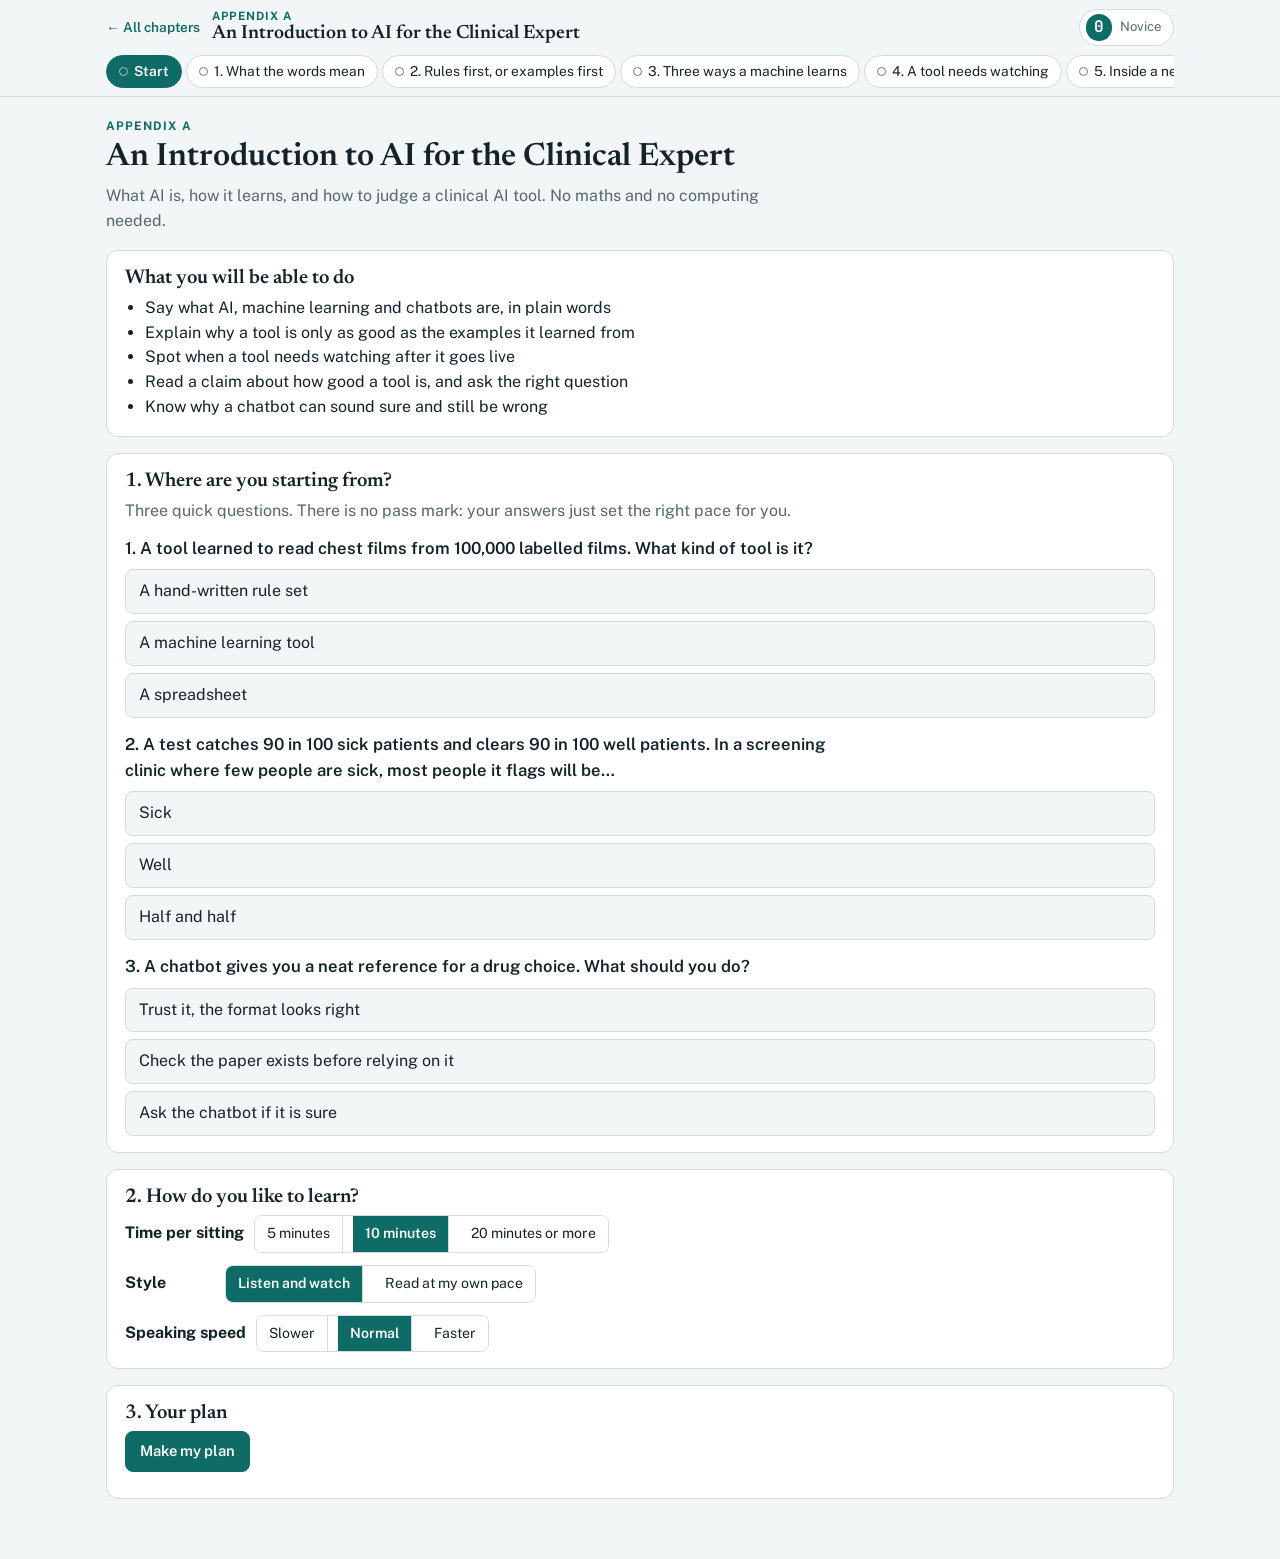
<file: appendix-a/index.html>
<!doctype html>
<html lang="en-GB">
<head>
<meta charset="utf-8">
<meta name="viewport" content="width=device-width, initial-scale=1, viewport-fit=cover">
<title>Appendix A · An Introduction to AI for the Clinical Expert</title>
<meta name="description" content="What AI is, how it learns, and how to judge a clinical AI tool. No maths and no computing needed.">
<link rel="preconnect" href="https://fonts.googleapis.com">
<link rel="preconnect" href="https://fonts.gstatic.com" crossorigin>
<link rel="stylesheet" href="https://fonts.googleapis.com/css2?family=Newsreader:opsz,wght@6..72,500;6..72,600&family=Public+Sans:wght@400;500;600;700&family=JetBrains+Mono:wght@400;600&display=swap">
<link rel="stylesheet" href="../assets/style.css">
</head>

<body>


<header class="top"><div class="wrap">
  <div class="bar">
    <a class="home" href="../index.html">← All chapters</a>
    <h1 id="chTitle"><small id="chNum"></small><span></span></h1>
    <button class="idx" id="idxChip" type="button" title="Your learning index for this chapter"><b id="idxVal">0</b><span id="idxLvl">Novice</span></button>
  </div>
  <nav class="menu" id="menu" aria-label="Chapter sections"></nav>
</div></header>
<main class="wrap" id="main"></main>
<script src="../assets/three.min.js"></script>
<script src="../assets/scenes.js"></script>
<script src="../assets/labs.js"></script>
<script src="../assets/music.js"></script>
<script>
/* Appendix A: An Introduction to AI for the Clinical Expert. Lesson narration, 3D scenes, games and tests. The shared engine is in ../assets/engine.js */
const CH = {"id": "appendix-a", "num": "A", "title": "An Introduction to AI for the Clinical Expert", "summary": "What AI is, how it learns, and how to judge a clinical AI tool. No maths and no computing needed.", "outcomes": ["Say what AI, machine learning and chatbots are, in plain words", "Explain why a tool is only as good as the examples it learned from", "Spot when a tool needs watching after it goes live", "Read a claim about how good a tool is, and ask the right question", "Know why a chatbot can sound sure and still be wrong"], "starter": [{"q": "A tool learned to read chest films from 100,000 labelled films. What kind of tool is it?", "o": ["A hand-written rule set", "A machine learning tool", "A spreadsheet"], "a": 1}, {"q": "A test catches 90 in 100 sick patients and clears 90 in 100 well patients. In a screening clinic where few people are sick, most people it flags will be…", "o": ["Sick", "Well", "Half and half"], "a": 1}, {"q": "A chatbot gives you a neat reference for a drug choice. What should you do?", "o": ["Trust it, the format looks right", "Check the paper exists before relying on it", "Ask the chatbot if it is sure"], "a": 1}], "lessons": [{"title": "What the words mean", "minutes": 2, "slides": [{"img": 5, "say": ["Welcome. I'm Sam, your tutor. These short lessons explain what AI is, how it works and how to judge it. No maths, and no computing.", "First, the words. AI is the big umbrella. It simply means a computer doing a job that would normally need a person. Even a set of rules written by a doctor counts.", "Machine learning is one kind of AI. Instead of being given the rules, it works them out from lots of examples.", "Deep learning is one kind of machine learning. It uses many layers of calculation, and it is what reads scans.", "Generative AI, such as a chatbot, is one kind of deep learning. It writes new text or pictures instead of giving a yes or no answer.", "So the words sit inside each other, like rings.", "There is also a second question: how was the tool taught? We will come to that in lesson three.", "For now, remember two questions. What kind of tool is it? And how was it taught? The answers tell you what proof to ask for."], "scene": {"type": "graph", "title": "AI, machine learning, deep learning and chatbots sit inside each other like rings", "nodes": [{"id": "ai", "label": "AI\nthe big umbrella", "p": [-5.0, 1.6, 0.2], "c": "violet", "shape": "torus", "size": 1.2, "spin": true, "ls": 0.6}, {"id": "ml", "label": "Machine learning\nlearns from examples", "p": [-1.8, 1.6, 0.6], "c": "cyan", "shape": "ico", "size": 1.0, "ls": 0.6}, {"id": "dl", "label": "Deep learning\nmany layers", "p": [1.8, 1.6, 0.6], "c": "cyan", "shape": "sphere", "size": 1.0, "ls": 0.62}, {"id": "gen", "label": "Generative AI\nwrites new content", "p": [5.0, 1.6, 0.2], "c": "pink", "shape": "box", "size": 0.9, "ls": 0.6}, {"id": "rules", "label": "Hand-written rules\nstill count as AI", "p": [-4.5, -0.3, 1.0], "c": "slate", "shape": "slab", "size": 0.9, "ls": 0.65}, {"id": "kind", "label": "What kind of\ntool is it?", "p": [-2.2, 3.3, -1.6], "c": "amber", "shape": "cyl", "size": 0.9, "ls": 0.7}, {"id": "taught", "label": "How was it\ntaught?", "p": [2.2, 3.3, -1.6], "c": "amber", "shape": "cyl", "size": 0.9, "ls": 0.7}], "links": [["ai", "ml"], ["ml", "dl"], ["dl", "gen"], ["rules", "ai"], ["kind", "ml"], ["taught", "dl"]], "steps": ["all", "all", "all", "all", ["ai", "ml", "dl", "gen"], ["ai"], ["ai"], ["ai", "rules"], ["ai", "ml"], ["ml"], ["ml", "dl"], ["dl"], ["dl", "gen"], ["gen"], ["ai", "ml", "dl", "gen"], ["taught"], ["taught"], ["kind", "taught"], ["kind"], ["taught"], "all"]}}], "keyPoint": "AI, machine learning, deep learning and chatbots sit inside each other like rings. How a tool was taught is a separate question.", "plain": ["AI: any computer doing a 'thinking' job, even simple hand-written rules.", "Machine learning: works out its own rules from examples.", "Deep learning: machine learning with many layers. It reads scans.", "Generative AI, like a chatbot: writes new content."], "check": {"q": "A consultant writes a list of rules for an early-warning score. Is this AI?", "o": ["Yes, hand-written rules still count as AI", "No, it must learn from data to be AI", "Only if it uses a chatbot"], "a": 0, "e": "AI is the widest word. Hand-written rules count as AI, but they are not machine learning.", "retry": {"q": "Which of these learns its rules from examples?", "o": ["A paper flowchart", "A machine learning model", "A hand-written alert"], "a": 1, "e": "Machine learning is the kind of AI that works out rules from examples."}}, "scenario": {"title": "Your trust's three 'AI tools'", "setting": "Your trust says it uses AI in three places: a hand-written sepsis score, a readmission model that learned from 30,000 discharges, and a chatbot that drafts clinic letters.", "steps": [{"prompt": "Which one could write a sentence that nobody actually said?", "choices": [{"t": "The sepsis score", "s": 0, "fb": "No. It only follows rules someone wrote down."}, {"t": "The readmission model", "s": 0, "fb": "No. It gives a risk number, not new text."}, {"t": "The letter-drafting chatbot", "s": 2, "fb": "Right. A chatbot writes new content, so it can invent things. Someone must read every draft."}]}, {"prompt": "Which one could you check line by line?", "choices": [{"t": "The sepsis score", "s": 2, "fb": "Right. Hand-written rules can be read and audited."}, {"t": "The readmission model", "s": 1, "fb": "Partly. Simple learned models show what they weigh, but less plainly than written rules."}, {"t": "The chatbot", "s": 0, "fb": "No. Nobody can read how a chatbot chooses its words."}]}]}, "lab": {"type": "match", "title": "Know your words", "prompt": "Match each word to what it means.", "pairs": [{"a": "AI", "b": "Any computer doing a job that would normally need a person"}, {"a": "Hand-written rules", "b": "Still count as AI, but are not machine learning"}, {"a": "Machine learning", "b": "Works out its own rules from lots of examples"}, {"a": "Deep learning", "b": "Machine learning with many layers of calculation; it reads scans"}, {"a": "Generative AI", "b": "Writes new text or pictures, like a chatbot"}], "explain": "The words sit inside each other like rings. Ask what kind of tool it is, and how it was taught."}}, {"title": "Rules first, or examples first", "minutes": 2, "slides": [{"img": 7, "say": ["This is the single most useful idea in the course.", "On the left is ordinary software. A person writes the rules. The computer follows them. Everything it does, someone decided in advance.", "On the right is machine learning. You give it thousands of examples with the right answers, and it works out the rules for itself.", "Think of how a registrar learns. Not from a rulebook, but from seeing thousands of patients.", "That is why a computer can now read a chest film. Nobody could write down those rules by hand."], "scene": {"type": "graph", "title": "Ordinary software is given the rules; machine learning works them out from examples", "nodes": [{"id": "person", "label": "A person\nwrites the rules", "p": [-4.5, 2.7, -0.6], "c": "violet", "shape": "sphere", "size": 0.9, "ls": 0.7}, {"id": "soft", "label": "Ordinary software\nfollows them", "p": [-4.5, 0.2, 0.8], "c": "slate", "shape": "box", "size": 1.0, "ls": 0.65}, {"id": "ex", "label": "Thousands of examples\nwith right answers", "p": [4.5, 2.7, -0.6], "c": "amber", "shape": "slab", "size": 0.9, "ls": 0.65}, {"id": "ml", "label": "Machine learning\nworks out the rules", "p": [4.5, 0.2, 0.8], "c": "cyan", "shape": "ico", "size": 1.1, "spin": true, "ls": 0.65}, {"id": "reg", "label": "Like a registrar:\nlearns from patients", "p": [0, 3.2, -1.6], "c": "violet", "shape": "sphere", "size": 0.8, "ls": 0.65}, {"id": "chest", "label": "Can now read\na chest film", "p": [0, 0.0, 1.2], "c": "green", "shape": "slab", "size": 0.9, "ls": 0.7}], "links": [["person", "soft"], ["ex", "ml"], ["reg", "ml"], ["ml", "chest"]], "steps": ["all", ["person", "soft"], ["person"], ["soft"], ["person", "soft"], ["ex", "ml"], ["ex", "ml"], ["reg"], ["reg"], ["ml", "chest"], ["ml", "chest"]]}}, {"img": 9, "say": ["But there is a catch. The tool is only as good as the examples it saw.", "Imagine a sepsis alert that learned from one hospital, where ward seven admits the sickest patients. It may learn that 'ward seven' means sepsis. Take it to another hospital, and that shortcut fails.", "So a learned tool needs watching after it goes live. A hand-written rule is often better where the rules are known and the stakes are high."], "scene": {"type": "graph", "title": "A learned tool is only as good as its examples: the 'ward seven' shortcut", "nodes": [{"id": "ex", "label": "Only as good as\nits examples", "p": [-3, 3.2, -1.6], "c": "amber", "shape": "cyl", "size": 0.9, "ls": 0.7}, {"id": "hosp", "label": "Hospital one:\nward seven = sickest", "p": [-4.5, 1.0, 0.4], "c": "slate", "shape": "box", "size": 0.9, "ls": 0.65}, {"id": "short", "label": "Learns shortcut:\n'ward seven' = sepsis", "p": [-1.5, 1.0, 0.8], "c": "amber", "shape": "ico", "size": 1.0, "ls": 0.65}, {"id": "other", "label": "Another hospital:\nshortcut fails", "p": [1.5, 1.0, 0.8], "c": "red", "shape": "box", "size": 0.9, "ls": 0.65}, {"id": "watch", "label": "Watch it after\nit goes live", "p": [4.5, 1.0, 0.4], "c": "violet", "shape": "shield", "size": 1.0, "ls": 0.7}, {"id": "rule", "label": "Hand-written rule:\nrules known,\nstakes high", "p": [3, 3.2, -1.6], "c": "green", "shape": "slab", "size": 0.9, "ls": 0.65}], "links": [["ex", "short"], ["hosp", "short"], ["short", "other"], ["other", "watch"]], "steps": ["all", ["ex"], ["hosp"], ["hosp", "short"], ["other"], ["watch"], ["rule"]]}}], "keyPoint": "Ordinary software is given the rules. Machine learning works them out from examples, so it is only as good as those examples.", "plain": ["Rules first: a person writes every rule. Easy to check, but misses the unexpected.", "Examples first: the machine learns from past cases. Powerful, but it can learn the wrong lesson.", "The 'ward seven' shortcut: a pattern that worked in one hospital and failed in another."], "check": {"q": "A sepsis model learned that 'ward seven' predicts sepsis. What is the best description?", "o": ["A shortcut that may fail at another hospital", "Proof that ward seven causes sepsis", "A typing error by the developers"], "a": 0, "e": "The model found a pattern, not a cause. Ward seven admitted the sickest patients at one hospital only.", "retry": {"q": "Why does a learned tool need watching after it goes live?", "o": ["Because computers wear out", "Because it may have learned patterns that do not hold for your patients", "It does not need watching"], "a": 1, "e": "A learned tool copies the patterns in its examples. Some may not hold in your setting."}}, "scenario": {"title": "Choosing a sepsis alert", "setting": "Your ward is choosing a sepsis alert. Option A is a rule set written by your consultants. Option B is a learned model from a large teaching hospital abroad.", "steps": [{"prompt": "The supplier of option B says it was 'trained on 40,000 admissions'. What do you ask first?", "choices": [{"t": "How fast does it run?", "s": 0, "fb": "Speed rarely matters here. The real question is whether its examples look like your patients."}, {"t": "Were those patients like ours?", "s": 2, "fb": "Right. A learned tool copies its examples. If they are not like your patients, it may fail."}, {"t": "What colour is the screen?", "s": 0, "fb": "No. Look at where the examples came from."}]}, {"prompt": "Nobody in your trust can monitor a learned model after go-live. Which option is safer?", "choices": [{"t": "Option A, the written rules", "s": 2, "fb": "Right. Rules do not drift. Without monitoring, a learned model can fail quietly."}, {"t": "Option B, the learned model", "s": 0, "fb": "Risky. A learned model needs someone watching it after go-live."}, {"t": "Either is equally safe", "s": 0, "fb": "No. The learned model needs ongoing checks that the rule set does not."}]}]}, "lab": {"type": "sort", "title": "Rules or examples?", "prompt": "Sort each card: does it describe rules-first software or a tool that learns from examples?", "buckets": ["Rules first (ordinary software)", "Examples first (machine learning)"], "items": [{"t": "A person writes every rule", "b": 0}, {"t": "Everything it does was decided in advance", "b": 0}, {"t": "Easy to check, but misses the unexpected", "b": 0}, {"t": "Often better where rules are known and stakes are high", "b": 0, "why": "Where the rules are known and stakes are high, hand-written rules are often better."}, {"t": "Works out the rules from thousands of examples", "b": 1}, {"t": "Learns the way a registrar learns from patients", "b": 1}, {"t": "Can read a chest film", "b": 1, "why": "Nobody could write those rules by hand, so it has to learn them from examples."}, {"t": "May learn that 'ward seven' means sepsis", "b": 1, "why": "A learned tool copies patterns in its examples, including shortcuts."}, {"t": "Needs watching after it goes live", "b": 1, "why": "A learned tool is only as good as its examples, so it must be watched."}], "explain": "Ordinary software is given the rules. Machine learning works them out from examples, so it is only as good as those examples."}}, {"title": "Three ways a machine learns", "minutes": 2, "slides": [{"img": 10, "say": ["Machines learn in three main ways.", "The first is supervised learning. It learns from examples that already have the right answer, like mammograms marked 'recall' or 'no recall'. Most diagnostic AI works this way. Ask: who marked the answers, and how carefully?", "The second is unsupervised learning. It gets no answers at all. It just looks for groups, such as types of heart failure nobody had named. Ask: do these groups mean anything for patients?", "The third is reinforcement learning. It learns by trying things and seeing what happens, a bit like adjusting insulin doses over time. Ask: where did it do its trying? If the answer is 'on real patients', stop.", "Knowing the type of learning tells you which question to ask."], "scene": {"type": "graph", "title": "Three ways a machine learns, and the question to ask for each", "nodes": [{"id": "sup", "label": "Supervised\nmarked answers", "p": [-4.2, 2.8, -0.8], "c": "cyan", "shape": "box", "size": 1.0, "ls": 0.7}, {"id": "uns", "label": "Unsupervised\nfinds groups", "p": [0, 2.8, -0.8], "c": "pink", "shape": "ico", "size": 1.0, "ls": 0.7}, {"id": "rl", "label": "Reinforcement\ntrial and error", "p": [4.2, 2.8, -0.8], "c": "amber", "shape": "torus", "size": 1.0, "ls": 0.7}, {"id": "qs", "label": "Who marked\nthe answers?", "p": [-4.2, 0.3, 0.8], "c": "slate", "shape": "cyl", "size": 0.9, "ls": 0.7}, {"id": "qu", "label": "Do the groups\nmean anything?", "p": [0, 0.3, 0.8], "c": "slate", "shape": "cyl", "size": 0.9, "ls": 0.7}, {"id": "qr", "label": "Where did it try?\nReal patients: stop", "p": [4.2, 0.3, 0.8], "c": "red", "shape": "shield", "size": 0.9, "ls": 0.65}], "links": [["sup", "qs"], ["uns", "qu"], ["rl", "qr"]], "steps": ["all", ["sup"], ["sup"], ["sup"], ["sup", "qs"], ["uns"], ["uns"], ["uns"], ["uns", "qu"], ["rl"], ["rl"], ["rl", "qr"], ["qr"], "all"]}}], "keyPoint": "Supervised learns from marked answers, unsupervised finds groups, reinforcement learns by trial and error. Each needs a different question.", "plain": ["Supervised: learns from examples with answers. Ask who marked them.", "Unsupervised: finds groups with no answers. Ask if the groups mean anything.", "Reinforcement: learns by trying. Ask where the trying happened."], "check": {"q": "A tool learns from 200,000 mammograms, each marked 'recall' or 'no recall'. What kind of learning is this?", "o": ["Unsupervised", "Reinforcement", "Supervised"], "a": 2, "e": "It learns from examples with the answer attached, so it is supervised. Ask who marked them.", "retry": {"q": "A tool groups patients with no answers given. What kind of learning is this?", "o": ["Supervised", "Unsupervised", "Reinforcement"], "a": 1, "e": "No answers, just finding groups: that is unsupervised learning."}}, "scenario": {"title": "The insulin dosing tool", "setting": "A company offers a tool that learned the best insulin doses by trying different doses and seeing glucose results.", "steps": [{"prompt": "What kind of learning is this?", "choices": [{"t": "Reinforcement learning", "s": 2, "fb": "Right. It learned by trying actions and seeing results."}, {"t": "Supervised learning", "s": 0, "fb": "No. Nobody gave it the right dose in advance."}, {"t": "Unsupervised learning", "s": 0, "fb": "No. It was not just finding groups."}]}, {"prompt": "Which question matters most?", "choices": [{"t": "How many doses did it try?", "s": 1, "fb": "Useful, but the key point is where it tried them."}, {"t": "Where did it do its trial and error?", "s": 2, "fb": "Right. If it experimented on real patients, that is a safety concern."}, {"t": "Is it cloud-based?", "s": 0, "fb": "Not the main issue. Ask how and where it learned."}]}]}, "lab": {"type": "rush", "title": "Name that learning", "seconds": 60, "prompt": "Beat the clock: drop each card on the type of learning it describes.", "buckets": ["Supervised", "Unsupervised", "Reinforcement"], "items": [{"t": "Mammograms marked 'recall' or 'no recall'", "b": 0}, {"t": "Learns from examples with the right answer", "b": 0}, {"t": "Most diagnostic AI works this way", "b": 0}, {"t": "Ask: who marked the answers?", "b": 0}, {"t": "Gets no answers at all", "b": 1}, {"t": "Finds types of heart failure nobody had named", "b": 1}, {"t": "Groups patients into new types", "b": 1}, {"t": "Ask: do the groups mean anything?", "b": 1}, {"t": "Learns by trying things and seeing what happens", "b": 2}, {"t": "Learns insulin doses by trying them", "b": 2}, {"t": "Ask: where did it do its trying?", "b": 2}, {"t": "Tried on real patients? Stop.", "b": 2}], "explain": "Supervised learns from marked answers, unsupervised finds groups, reinforcement learns by trial and error. Each needs a different question."}}, {"title": "A tool needs watching", "minutes": 2, "slides": [{"img": 12, "say": ["A clinical AI tool is built in six steps: collect the data, clean and label it, train the tool, test it on new data, put it into use, and then keep watching it.", "That last step, watching, is the one most often forgotten.", "Here is why it matters. A deterioration score learned from patients before 2020. In 2021 it started raising far too many alarms. Nothing in the software had changed. The patients and the way staff recorded things had changed.", "Someone was watching, so they spotted it and retrained the tool. Without that, staff would slowly have stopped trusting the alarms. That is the more dangerous failure.", "So when a tool arrives on your ward, ask one simple question. Who is watching it?"], "scene": {"type": "stairs", "title": "Six steps to build a tool, and the last one, watching, is most often forgotten", "flat": false, "levels": [{"label": "1. Collect\nthe data", "c": "slate"}, {"label": "2. Clean and\nlabel it", "c": "slate"}, {"label": "3. Train\nthe tool", "c": "cyan"}, {"label": "4. Test on\nnew data", "c": "cyan"}, {"label": "5. Put it\ninto use", "c": "green"}, {"label": "6. Keep\nwatching it", "c": "violet"}], "steps": ["all", 5, 5, 2, 4, 4, 4, 5, 5, 5, 4, 5]}}], "keyPoint": "A tool is never finished. Patients and practice change, so someone must watch it and retrain it when it slips.", "plain": ["Six steps: collect, prepare, train, test, use, watch.", "'Drift': the tool gets worse because the world changes, not the software.", "Always ask: who is watching it?"], "check": {"q": "A deterioration score started over-calling in 2021, though its software had not changed. Why?", "o": ["The patients and recording practice changed", "The computer was hacked", "Over-calling is normal and needs no action"], "a": 0, "e": "This is called drift. The world moved and the tool did not. Watching it catches this.", "retry": {"q": "How often should a tool be retrained?", "o": ["Every year, always", "When watching shows it has slipped", "Never, once tested"], "a": 1, "e": "There is no fixed timetable. Retrain when monitoring shows it has drifted."}}, "scenario": {"title": "The alarm nobody answers", "setting": "Nurses on your ward say the deterioration alert 'goes off all the time' and they have started ignoring it.", "steps": [{"prompt": "What is the most likely cause?", "choices": [{"t": "The nurses are careless", "s": 0, "fb": "Unlikely. Too many false alarms wear down any team."}, {"t": "The tool has drifted and now over-calls", "s": 2, "fb": "Right. If patients or recording changed, the tool may now raise too many alarms."}, {"t": "The screen is too small", "s": 0, "fb": "No. The pattern points to drift."}]}, {"prompt": "What do you do next?", "choices": [{"t": "Switch the alert off quietly", "s": 0, "fb": "Unsafe. Report it so the tool can be checked."}, {"t": "Report it to the person who owns monitoring the tool", "s": 2, "fb": "Right. They can check its accuracy and arrange retraining."}, {"t": "Tell nurses to respond to every alarm anyway", "s": 1, "fb": "Safe for now, but the tool still needs fixing."}]}]}, "lab": {"type": "order", "title": "Build it, then watch it", "prompt": "Put the six steps for building a clinical AI tool in the right order.", "items": ["Collect the data", "Clean and label it", "Train the tool", "Test it on new data", "Put it into use", "Keep watching it"], "explain": "A tool is never finished. Watching is the step most often forgotten, and it is how drift is caught and the tool retrained."}}, {"title": "Inside a neural network", "minutes": 2, "slides": [{"img": 14, "say": ["Let's look inside a neural network. You need no maths for this.", "Patient details come in on the left: age, blood pressure, a blood result, a symptom score.", "Each line in the picture carries a number. It says how much that signal counts. We call it a weight.", "The signals pass through the middle layers and come out on the right as one answer, here a risk score.", "Learning simply means showing the network thousands of cases, comparing its answer with the truth, and nudging the numbers until it gets them right.", "This picture has 45 lines. A tool that reads chest films has millions. That is why nobody can explain exactly why a big network gave its answer."], "scene": {"type": "graph", "title": "Inside a neural network: numbers on lines, nudged until the answers come out right", "nodes": [{"id": "in", "label": "Patient details in:\nage, blood pressure,\nbloods, symptoms", "p": [-4.5, 1.0, 0.4], "c": "cyan", "shape": "box", "size": 0.9, "ls": 0.6}, {"id": "w", "label": "Weight: how much\na signal counts", "p": [-1.5, 3.0, -1.2], "c": "amber", "shape": "cyl", "size": 0.8, "ls": 0.65}, {"id": "mid", "label": "Middle layers", "p": [-1.5, 0.4, 0.8], "c": "cyan", "shape": "ico", "size": 1.1, "spin": true, "ls": 0.7}, {"id": "out", "label": "One answer:\na risk score", "p": [1.5, 1.0, 0.8], "c": "green", "shape": "sphere", "size": 1.0, "ls": 0.7}, {"id": "train", "label": "Learning: compare\nwith truth, nudge", "p": [4.5, 3.0, -1.2], "c": "violet", "shape": "torus", "size": 0.9, "ls": 0.65}, {"id": "scale", "label": "45 lines here;\nmillions in a\nchest film tool", "p": [4.5, 0.2, 0.6], "c": "amber", "shape": "slab", "size": 0.9, "ls": 0.6}, {"id": "why", "label": "Nobody can explain\nexactly why", "p": [1.5, 3.3, -1.8], "c": "red", "shape": "shield", "size": 0.8, "ls": 0.65}], "links": [["in", "mid"], ["mid", "out"], ["w", "mid"], ["out", "train"], ["train", "w"], ["scale", "why"]], "steps": ["all", "all", ["in"], ["w"], ["w"], ["w"], ["in", "mid", "out"], ["train", "w", "out"], ["scale"], ["scale"], ["why"]]}}], "keyPoint": "A network is lots of numbers on lines. Learning means nudging those numbers. Big networks have millions, so their reasoning cannot be read.", "plain": ["Inputs go in, one answer comes out.", "Each line carries a number, called a weight.", "Training nudges the weights until answers match the truth.", "'Deep' means many middle layers."], "check": {"q": "In a neural network, what is a weight?", "o": ["The patient's body weight", "A number saying how much a signal counts", "How heavy the computer is"], "a": 1, "e": "Each line carries a weight. Training nudges the weights until the answers come out right.", "retry": {"q": "Why can't we easily explain a big network's answer?", "o": ["It has millions of numbers, none of which means a clinical idea", "It is kept secret by law", "It changes every second"], "a": 0, "e": "No single number means 'pneumonia' or 'sepsis', so the reasoning can't be read like a rule."}}, "scenario": {"title": "The unexplained risk score", "setting": "A deep learning tool gives your patient a high risk score of 0.82. Your clinical judgement says the risk is low.", "steps": [{"prompt": "Can the tool tell you exactly why it gave 0.82?", "choices": [{"t": "Yes, every network explains itself", "s": 0, "fb": "No. A large network's millions of numbers do not map to clinical reasons."}, {"t": "No, not in a way you could check", "s": 2, "fb": "Right. That is the price of a big, flexible model."}, {"t": "Only on Mondays", "s": 0, "fb": "No."}]}, {"prompt": "What should you do?", "choices": [{"t": "Follow the score, the computer knows best", "s": 0, "fb": "No. You remain accountable. Use the score as one input."}, {"t": "Review the patient, record your reasoning, and decide", "s": 2, "fb": "Right. The tool supports your decision; it does not replace it."}, {"t": "Ignore all scores from now on", "s": 0, "fb": "Too far. Weigh it, don't discard the tool entirely."}]}]}, "lab": {"type": "memory", "title": "Network pairs", "prompt": "Flip the cards and find each matching pair.", "pairs": [{"a": "Inputs", "b": "Patient details, like age and blood pressure"}, {"a": "Weight", "b": "A number saying how much a signal counts"}, {"a": "Output", "b": "One answer, such as a risk score"}, {"a": "Learning", "b": "Nudging the weights until answers match the truth"}, {"a": "'Deep'", "b": "Many middle layers"}, {"a": "Millions of weights", "b": "Why a big network can't explain its answer"}], "explain": "A network is lots of numbers on lines. Learning nudges them, and big networks have millions, so their reasoning cannot be read."}}, {"title": "Simple or complex models", "minutes": 2, "slides": [{"img": 16, "say": ["Models sit on a line. On the left are simple models, like a risk score where you can see every factor. On the right are complex ones, like deep networks and chatbots.", "Moving right lets a tool catch subtler patterns. But you lose the ability to see why it decided.", "Right is not better. It is a trade."], "scene": {"type": "graph", "title": "Simple to complex: you gain subtlety but lose the 'why'. It is a trade", "nodes": [{"id": "simple", "label": "Simple models:\nsee every factor", "p": [-4.5, 1.2, 0.4], "c": "green", "shape": "box", "size": 1.0, "ls": 0.7}, {"id": "complex", "label": "Complex: deep\nnetworks, chatbots", "p": [4.5, 1.2, 0.4], "c": "cyan", "shape": "ico", "size": 1.1, "spin": true, "ls": 0.65}, {"id": "subtle", "label": "Catches subtler\npatterns", "p": [1.5, 3.1, -1.2], "c": "green", "shape": "sphere", "size": 0.8, "ls": 0.7}, {"id": "why", "label": "Loses the 'why'", "p": [1.5, -0.3, 1.0], "c": "red", "shape": "shield", "size": 0.8, "ls": 0.7}, {"id": "trade", "label": "Right is not better:\nit is a trade", "p": [-1.5, 3.1, -1.2], "c": "amber", "shape": "cyl", "size": 0.9, "ls": 0.65}], "links": [["simple", "complex"], ["complex", "subtle"], ["complex", "why"], ["trade", "subtle"], ["trade", "why"]], "steps": ["all", ["simple"], ["complex"], ["complex", "subtle"], ["complex", "why"], ["trade"], ["trade", "subtle", "why"]]}}, {"img": 18, "say": ["To choose a starting point, ask two questions. What is the data? And must the reasoning be visible?", "Numbers in a table, and the reasoning must be shown: start simple, with logistic regression. Images: a network built for images. Free text like letters: a language model, with a person checking it.", "The rule of thumb: start with the simplest model that could work."], "scene": {"type": "graph", "title": "Pick a start by the data and by whether the reasoning must be visible", "nodes": [{"id": "q1", "label": "What is\nthe data?", "p": [-3, 3.2, -1.6], "c": "amber", "shape": "cyl", "size": 0.9, "ls": 0.7}, {"id": "q2", "label": "Must the reasoning\nbe visible?", "p": [3, 3.2, -1.6], "c": "amber", "shape": "cyl", "size": 0.9, "ls": 0.65}, {"id": "table", "label": "Table, reasoning\nshown: logistic\nregression", "p": [-4.5, 0.4, 0.6], "c": "green", "shape": "box", "size": 0.9, "ls": 0.6}, {"id": "img", "label": "Images: a network\nbuilt for images", "p": [0, 0.0, 1.2], "c": "cyan", "shape": "ico", "size": 1.0, "ls": 0.65}, {"id": "text", "label": "Free text: language\nmodel, a person\nchecking it", "p": [4.5, 0.4, 0.6], "c": "violet", "shape": "sphere", "size": 0.9, "ls": 0.6}, {"id": "rule", "label": "Start with the\nsimplest that\ncould work", "p": [0, 2.1, -0.4], "c": "white", "shape": "slab", "size": 0.8, "ls": 0.6}], "links": [["q1", "table"], ["q1", "img"], ["q1", "text"], ["q2", "table"], ["rule", "img"]], "steps": [["q1", "q2"], ["q1"], ["q2"], ["table"], ["img"], ["text"], ["rule"]]}}], "keyPoint": "Complex models catch more but explain less. Start with the simplest model that could work.", "plain": ["Simple model: you can see why it decided.", "Complex model: catches subtler patterns, can't explain itself.", "Pick by the data: tables, images or free text."], "check": {"q": "A board must see the reasoning behind a readmission score built from coded data. Which start makes most sense?", "o": ["A simple model, like logistic regression", "A large chatbot", "A deep image network"], "a": 0, "e": "Tables of numbers, and the reasoning must be visible: start simple.", "retry": {"q": "Moving from simple to complex models means…", "o": ["Always better accuracy", "Catching subtler patterns but losing the 'why'", "Easier checking"], "a": 1, "e": "It is a trade: subtlety for transparency."}}, "scenario": {"title": "Three in the morning", "setting": "At 3 a.m. a junior doctor sees a high discharge-risk score. She knows the sodium result was from a damaged sample.", "steps": [{"prompt": "The score comes from a simple model showing that sodium drives most of it. What can she do?", "choices": [{"t": "Override it and record why", "s": 2, "fb": "Right. She can see the faulty sodium is driving the score."}, {"t": "Nothing, scores can't be overridden", "s": 0, "fb": "No. Clinicians can and should override with a recorded reason."}, {"t": "Wait for the morning team", "s": 1, "fb": "Possible, but she has enough to act now."}]}, {"prompt": "If the score came from a complex model with no reasons shown, what changes?", "choices": [{"t": "Nothing changes", "s": 0, "fb": "It does. She can't see that the sodium is the driver."}, {"t": "She cannot tell what drove the score, so overriding is harder to justify", "s": 2, "fb": "Right. That is the hidden cost of complex models."}, {"t": "The complex model must be right", "s": 0, "fb": "No. Complex does not mean correct."}]}]}, "lab": {"type": "sort", "title": "Simple or complex?", "prompt": "Sort each card: does it describe a simple model or a complex one?", "buckets": ["Simple model", "Complex model"], "items": [{"t": "A risk score where you can see every factor", "b": 0}, {"t": "Logistic regression", "b": 0}, {"t": "Best start for table data when reasoning must show", "b": 0}, {"t": "Shows that a faulty sodium result is driving the score", "b": 0, "why": "With a simple model you can see which factor drives the score, so you can override it with a reason."}, {"t": "Deep networks and chatbots", "b": 1}, {"t": "Catches subtler patterns", "b": 1}, {"t": "Cannot show why it decided", "b": 1}, {"t": "Overriding it is harder to justify", "b": 1, "why": "If you can't see what drove the score, it is harder to explain why you overrode it."}], "explain": "Complex models catch more but explain less. Right is not better, it is a trade: start with the simplest model that could work."}}, {"title": "How AI reads a scan", "minutes": 2, "slides": [{"img": 20, "say": ["How does AI read a scan? The image arrives as a grid of dots.", "The first layers spot simple edges, like rib margins. Later layers combine edges into shapes. The last layers spot things that matter, like a round shadow.", "At the end it gives a probability, say 0.87 for a nodule, and often a heat map showing where it looked.", "Here is the warning. A heat map shows where the tool looked, not why. Tools have been caught looking at chest drains, at the 'R' side marker, or at which hospital took the film.", "One pneumonia tool partly learned to recognise the hospital. It tested brilliantly, then failed elsewhere.", "So treat a heat map as a hint, never as proof."], "scene": {"type": "stairs", "title": "Image AI: edges, then shapes, then findings. A heat map shows where it looked, not why", "flat": false, "levels": [{"label": "Grid of dots", "c": "slate"}, {"label": "Simple edges\n(rib margins)", "c": "cyan"}, {"label": "Shapes", "c": "cyan"}, {"label": "Findings\n(round shadow)", "c": "cyan"}, {"label": "Probability\n+ heat map", "c": "green"}, {"label": "Heat map: where,\nnot why", "c": "red"}], "steps": ["all", 0, 1, 2, 3, 4, 5, 5, 5, 5, 5, 5]}}], "keyPoint": "Image AI learns edges, then shapes, then findings. A heat map shows where it looked, not why.", "plain": ["Early layers find edges; later layers find shapes and findings.", "The answer is a probability, plus a heat map.", "Heat map = where it looked. It may be looking at a drain or a marker."], "check": {"q": "What does a heat map on an AI-read scan show?", "o": ["Why the tool decided", "Where the tool looked most", "That the finding is definitely real"], "a": 1, "e": "It shows where the tool looked, which may be a lesion, a drain or a marker.", "retry": {"q": "A pneumonia tool tested brilliantly at one hospital and failed elsewhere. A likely reason?", "o": ["It learned to recognise the hospital", "The other hospitals had faster computers", "Pneumonia looks different abroad"], "a": 0, "e": "It used a shortcut: the hospital, not the disease."}}, "scenario": {"title": "The heat map on the marker", "setting": "An AI tool flags a nodule with probability 0.85. The heat map sits over the 'R' side marker in the corner, not over the lung.", "steps": [{"prompt": "What does this suggest?", "choices": [{"t": "The tool may be using a shortcut, not the lung", "s": 2, "fb": "Right. It is looking at the marker, not at a lesion."}, {"t": "The nodule is in the corner of the film", "s": 0, "fb": "No. The marker is outside the lung."}, {"t": "The heat map is decoration", "s": 0, "fb": "No. It shows where the tool looked, and that is the warning."}]}, {"prompt": "What do you do?", "choices": [{"t": "Report a nodule as the tool says", "s": 0, "fb": "No. The evidence points to a shortcut."}, {"t": "Read the film yourself and report the concern about the tool", "s": 2, "fb": "Right. Your own read decides, and the tool's behaviour needs reporting."}, {"t": "Delete the tool", "s": 0, "fb": "Too far. Report it so it can be checked."}]}]}, "lab": {"type": "spot", "title": "Look where it looked", "prompt": "Read this fictional reporting note and tap every warning sign.", "parts": [{"lbl": "Tool output", "t": "The AI tool flags a possible nodule with probability 0.85.", "bad": false, "why": "A probability is the normal output; what matters is what it was based on."}, {"lbl": "Heat map", "t": "The heat map sits over the 'R' side marker in the corner, not over the lung.", "bad": true, "why": "The tool looked at the marker, which suggests a shortcut, not a lesion."}, {"lbl": "Junior's note", "t": "Heat map shows why the tool decided, so the nodule is confirmed.", "bad": true, "why": "A heat map shows where the tool looked, not why. Treat it as a hint, never as proof."}, {"lbl": "Supplier claim", "t": "'It tested brilliantly at the hospital where it was built, so it will work anywhere.'", "bad": true, "why": "One pneumonia tool tested brilliantly, then failed elsewhere because it partly learned to recognise the hospital."}, {"lbl": "How it works", "t": "The tool reads the film as a grid of dots: edges first, then shapes, then findings.", "bad": false, "why": "This is how image AI works; it is not a warning sign."}, {"lbl": "Your read", "t": "The consultant reads the film herself before anything is reported.", "bad": false, "why": "Your own read decides, not the tool."}, {"lbl": "Next step", "t": "The concern about the tool's heat map is reported so it can be checked.", "bad": false, "why": "Reporting the tool's behaviour is the right response to a possible shortcut."}], "explain": "Image AI learns edges, then shapes, then findings. A heat map shows where it looked, not why, so it is a hint, never proof."}}, {"title": "Several models, one answer", "minutes": 2, "slides": [{"img": 22, "say": ["Serious imaging tools often use several models together. Think of it as a multidisciplinary team meeting.", "Here one scan goes to three different models. They say 0.91, 0.62 and 0.79. The average is 0.77.", "But look at the middle one. It disagrees. That disagreement is useful. A good system sends a disputed case to a human reader.", "This works only if the models are truly different. Three copies of the same model, trained on the same scanner, make the same mistakes together.", "So when a supplier quotes one number, ask: is that one model or several, and how are they different?"], "scene": {"type": "bars", "title": "One scan, three models: 0.91, 0.62 and 0.79. The disagreement is the signal", "scale": 4, "bars": [{"id": "m1", "label": "Model 1", "v": 0.91, "p": [-3.6, 0], "c": "cyan"}, {"id": "m2", "label": "Model 2\ndisagrees", "v": 0.62, "p": [-1.2, 0], "c": "red"}, {"id": "m3", "label": "Model 3", "v": 0.79, "p": [1.2, 0], "c": "cyan"}, {"id": "avg", "label": "Average", "v": 0.77, "p": [3.6, 0], "c": "amber"}], "axes": [{"t": "Each model's score for the same scan", "p": [0, -2.2, 1.6]}], "steps": ["all", "all", ["m1", "m2", "m3"], ["m1", "m2", "m3"], ["avg"], ["m2"], ["m2"], ["m2"], ["m2"], ["m1", "m2", "m3"], ["m1", "m2", "m3"], ["avg"]]}}], "keyPoint": "Combining different models is like an MDT. When they disagree, a person should look.", "plain": ["Several models each give an opinion.", "They are combined into one answer.", "Disagreement means: send it to a human.", "Only helps if the models are genuinely different."], "check": {"q": "Three models score a scan 0.91, 0.62 and 0.79. What should a good system do?", "o": ["Recall automatically, because the average is 0.77", "Send the case to a human reader, because they disagree", "Ignore the middle model"], "a": 1, "e": "The disagreement is the signal. A person should review disputed cases.", "retry": {"q": "When does combining models help most?", "o": ["When they are copies of each other", "When they are genuinely different", "When they all use the same scanner"], "a": 1, "e": "Different models make different mistakes, so combining them cancels some out."}}, "scenario": {"title": "The supplier's single number", "setting": "A supplier says their mammography tool is '96 per cent accurate'.", "steps": [{"prompt": "Which question helps most?", "choices": [{"t": "Is that one model or several, and how do they differ?", "s": 2, "fb": "Right. A single number can hide a committee of models."}, {"t": "Can it run on a tablet?", "s": 0, "fb": "Not the key question."}, {"t": "Has it won any awards?", "s": 0, "fb": "Awards are not evidence for your patients."}]}, {"prompt": "The models were all trained on one hospital's scanner. What is the risk?", "choices": [{"t": "None, more models is always safer", "s": 0, "fb": "No. Similar models fail together."}, {"t": "They may all make the same mistake on a different scanner", "s": 2, "fb": "Right. Diversity is the whole point."}, {"t": "They will run too slowly", "s": 1, "fb": "Possible, but the bigger risk is shared mistakes."}]}]}, "lab": {"type": "spot", "title": "One number, many models", "prompt": "Read these fictional notes from a supplier meeting and tap every warning sign.", "parts": [{"lbl": "Supplier claim", "t": "'Our mammography tool is 96 per cent accurate.' No more detail is given.", "bad": true, "why": "A single number can hide several models. Ask whether it is one model or several, and how they differ."}, {"lbl": "Design", "t": "Each scan is scored by three models and the results are combined.", "bad": false, "why": "Serious imaging tools often combine several models, like an MDT."}, {"lbl": "Training", "t": "All three models were trained on the same scanner at one hospital.", "bad": true, "why": "Similar models make the same mistakes together; combining only helps if they are truly different."}, {"lbl": "Supplier's rule", "t": "'If the models disagree, we just take the average and recall automatically.'", "bad": true, "why": "Disagreement is the signal: a good system sends a disputed case to a human reader."}, {"lbl": "Our plan", "t": "Disputed cases will go to a human reader before any decision.", "bad": false, "why": "This is what a good system does with disagreement."}, {"lbl": "Our question", "t": "Ask the supplier how the models differ from one another.", "bad": false, "why": "Combining models only helps if they are genuinely different."}], "explain": "Combining different models is like an MDT. It only helps if they are truly different, and when they disagree, a person should look."}}, {"title": "Reading the evidence", "minutes": 3, "slides": [{"img": 24, "say": ["This is the most useful lesson in the course.", "Imagine 1,000 patients. 50 have the disease. That is five per cent, typical of screening.", "A tool catches 45 of the 50. It also flags 95 people who are well. It is ninety per cent accurate. Sounds good.", "Now, of everyone it flags, how many are really ill? 45 out of 140. About one in three. Two out of three people it flags are well.", "Nothing is wrong with the tool. It is because the disease is rare here.", "Use the same tool in a clinic where 30 per cent are ill, and about four in five flagged people are really ill.", "So never ask only 'how accurate is it?' Ask: of the people it flags, how many will really be ill, in my clinic?", "One more idea. If a tool says '70 per cent risk', it should happen about 70 times in 100. That is called calibration."], "scene": {"type": "bars", "title": "1,000 patients, 50 ill: the tool flags 140, but only 45 of them are really ill", "sq": 0.13, "bars": [{"id": "pts", "label": "All patients", "v": 1000, "p": [-4.8, 0], "c": "slate"}, {"id": "ill", "label": "Have the\ndisease", "v": 50, "p": [-2.4, 0], "c": "amber"}, {"id": "caught", "label": "Caught\n(really ill)", "v": 45, "p": [0, 0], "c": "green"}, {"id": "well", "label": "Flagged\nbut well", "v": 95, "p": [2.4, 0], "c": "red"}, {"id": "flag", "label": "All flagged", "v": 140, "p": [4.8, 0], "c": "cyan"}], "axes": [{"t": "Number of patients", "p": [0, -2.2, 1.6]}], "steps": ["all", ["pts"], ["ill"], ["pts", "ill"], ["caught"], ["well"], ["ill", "caught"], "all", ["flag"], ["caught", "flag"], ["caught", "flag"], ["well", "flag"], ["caught"], ["pts", "ill"], "all", "all", ["caught", "flag"], "all", "all", "all"]}}], "keyPoint": "Accuracy alone misleads. Ask: of the people it flags, how many are really ill in my setting?", "plain": ["Rare disease + good test = many false alarms.", "Ask for the 'positive predictive value': of those flagged, how many are really ill.", "The same tool works differently in different clinics.", "Calibration: when it says 70%, it should happen 70% of the time."], "check": {"q": "A tool is 90% accurate and used where 5% have the disease. Of those it flags, roughly how many are really ill?", "o": ["About 9 in 10", "About 1 in 3", "About 3 in 4"], "a": 1, "e": "45 true cases among 140 flagged: about one in three. Rare disease means many false alarms.", "retry": {"q": "The same tool moves to a clinic where 30% are ill. What happens?", "o": ["More of the people it flags are really ill", "Fewer of the people it flags are really ill", "Nothing changes"], "a": 0, "e": "About four in five flagged people are ill there. Same tool, different setting."}}, "scenario": {"title": "The screening pilot", "setting": "Your practice pilots an AI screening tool. The supplier says: '90 per cent sensitivity, 90 per cent specificity'. About 2 in 100 of your patients have the condition.", "steps": [{"prompt": "What will most people it flags turn out to be?", "choices": [{"t": "Ill", "s": 0, "fb": "No. With a rare condition, false alarms outnumber true cases."}, {"t": "Well", "s": 2, "fb": "Right. At 2 in 100, most flags will be false alarms."}, {"t": "Exactly half ill", "s": 0, "fb": "No. It depends on how rare the condition is."}]}, {"prompt": "What should you ask the supplier?", "choices": [{"t": "What is the accuracy?", "s": 0, "fb": "That is the number that hides the problem."}, {"t": "Of people flagged in a practice like ours, how many are really ill?", "s": 2, "fb": "Right. That is the positive predictive value at your prevalence."}, {"t": "How quickly does it give results?", "s": 1, "fb": "Useful later, but ask about false alarms first."}]}]}, "lab": {"type": "order", "title": "Follow the flags", "prompt": "Put the reasoning in order to find how many flagged people are really ill.", "items": ["Start with 1,000 patients", "50 have the disease (five per cent)", "The tool catches 45 of the 50", "It also flags 95 people who are well", "So 140 people are flagged in all", "Only 45 of the 140 are ill: about one in three"], "explain": "Accuracy alone misleads. When the disease is rare, false alarms outnumber true cases, so ask how many flagged people are really ill in your setting."}}, {"title": "Chatbots: fluent but not always right", "minutes": 2, "slides": [{"img": 27, "say": ["Chatbots, or large language models, work differently. They write new text.", "Try this. 'The patient was commenced on…' You probably thought 'antibiotics'. That is exactly what a chatbot does. It guesses the likely next word, then the next, and so on. It does not look anything up.", "Nothing in the chatbot checks if its words are true. So it can be confident, fluent and wrong. This is called hallucination.", "Ask it for evidence, and it may give you a perfect-looking reference to a paper that does not exist.", "But it can write a good first draft of a clinic letter, because a clinician reads it before it goes anywhere.", "Use chatbots for drafting. Never treat them as a source of truth."], "scene": {"type": "graph", "title": "A chatbot guesses the next likely word. Nothing checks that it is true", "nodes": [{"id": "prompt", "label": "'The patient was\ncommenced on…'", "p": [-4.5, 1.2, 0.4], "c": "slate", "shape": "slab", "size": 0.9, "ls": 0.65}, {"id": "guess", "label": "Guesses the likely\nnext word", "p": [-1.5, 1.2, 0.8], "c": "cyan", "shape": "ico", "size": 1.1, "spin": true, "ls": 0.65}, {"id": "check", "label": "No look-up,\nno fact check", "p": [1.5, 1.2, 0.8], "c": "red", "shape": "shield", "size": 0.9, "ls": 0.7}, {"id": "hall", "label": "Hallucination:\nfluent and wrong", "p": [4.5, 1.2, 0.4], "c": "red", "shape": "sphere", "size": 0.9, "ls": 0.7}, {"id": "draft", "label": "Good first draft\na clinician reads", "p": [-3, 3.2, -1.6], "c": "green", "shape": "box", "size": 0.9, "ls": 0.65}, {"id": "ref", "label": "Perfect-looking\nreference that\ndoesn't exist", "p": [3, 3.2, -1.6], "c": "red", "shape": "slab", "size": 0.8, "ls": 0.6}, {"id": "truth", "label": "Never a source\nof truth", "p": [0, -0.4, 1.4], "c": "amber", "shape": "cyl", "size": 0.8, "ls": 0.7}], "links": [["prompt", "guess"], ["guess", "check"], ["check", "hall"], ["hall", "ref"], ["guess", "draft"], ["guess", "truth"]], "steps": ["all", ["guess"], ["prompt"], ["prompt"], ["prompt", "guess"], ["guess"], ["check"], ["check"], ["hall"], ["hall"], ["ref"], ["draft"], ["draft"], ["truth"]]}}], "keyPoint": "A chatbot predicts likely words. It does not check facts, so it can sound sure and be wrong.", "plain": ["It guesses the next likely word, again and again.", "It does not look anything up.", "'Hallucination': confident but false.", "Good for drafts a clinician reads. Not a source of truth."], "check": {"q": "How does a chatbot produce its answer?", "o": ["It looks up facts in a medical database", "It predicts likely next words, one after another", "It copies a textbook"], "a": 1, "e": "It predicts words. Nothing in that process checks whether they are true.", "retry": {"q": "A chatbot gives you a neat reference. What should you do?", "o": ["Trust it", "Check the paper exists", "Ask the chatbot again"], "a": 1, "e": "Chatbots can invent realistic references. Always check."}}, "scenario": {"title": "The ambient scribe", "setting": "Your clinic uses an AI scribe that listens to consultations and drafts the letter.", "steps": [{"prompt": "The draft says the patient 'denies chest pain'. You never asked about chest pain. What happened?", "choices": [{"t": "The scribe invented a likely-sounding phrase", "s": 2, "fb": "Right. That is hallucination: fluent, plausible and false."}, {"t": "The patient said it when you weren't listening", "s": 0, "fb": "Unlikely. Chatbots often add phrases that usually appear in letters."}, {"t": "It is a spelling error", "s": 0, "fb": "No. It is an invented statement."}]}, {"prompt": "What is the safe way to use the scribe?", "choices": [{"t": "Send drafts without reading to save time", "s": 0, "fb": "Unsafe. Invented statements would reach the record."}, {"t": "Read and correct every draft before signing", "s": 2, "fb": "Right. The clinician stays accountable for the letter."}, {"t": "Stop using all AI", "s": 0, "fb": "Too far. Used with checking, it saves time."}]}]}, "lab": {"type": "sort", "title": "Fluent, not factual", "prompt": "Sort each statement: is it true of chatbots or not?", "buckets": ["True of chatbots", "Not true of chatbots"], "items": [{"t": "Guesses the likely next word, again and again", "b": 0}, {"t": "Can be confident, fluent and wrong", "b": 0}, {"t": "May give a reference to a paper that does not exist", "b": 0}, {"t": "Can write a good first draft of a clinic letter", "b": 0, "why": "Drafting is a good use, because a clinician reads it before it goes anywhere."}, {"t": "Looks facts up in a medical database", "b": 1, "why": "It does not look anything up; it predicts likely words."}, {"t": "Checks whether its words are true", "b": 1, "why": "Nothing in the chatbot checks if its words are true."}, {"t": "A neat reference proves the paper exists", "b": 1, "why": "Chatbots can invent realistic references. Always check."}, {"t": "Its drafts are safe to send without reading", "b": 1, "why": "Invented statements would reach the record. Read and correct every draft."}], "explain": "A chatbot predicts likely words and does not check facts, so it can sound sure and be wrong. Use it for drafts a clinician reads, never as a source of truth."}}, {"title": "Five questions for any AI tool", "minutes": 2, "slides": [{"img": 32, "say": ["To finish, here are five questions to ask about any clinical AI tool.", "One. What was it trained on, and were those patients like mine?", "Two. Who marked the answers it learned from, and how carefully?", "Three. Was it tested on truly separate data, from another hospital or another time?", "Four. Of the people it flags, how many are really ill, in my setting?", "Five. Who is watching it now, and what triggers a review?", "None of these needs maths. If a supplier can't answer them, you have learned what you need to know.", "And remember: you, not the tool, stay accountable. Well done. Now try the final case."], "scene": {"type": "stairs", "title": "Five questions for any clinical AI tool. None of them needs maths", "flat": true, "levels": [{"label": "1. Trained on\npatients like mine?", "c": "cyan"}, {"label": "2. Who marked\nthe answers?", "c": "cyan"}, {"label": "3. Tested on\nseparate data?", "c": "amber"}, {"label": "4. How many flags\nare real here?", "c": "amber"}, {"label": "5. Who is\nwatching it?", "c": "violet"}], "steps": ["all", 0, 0, 1, 1, 2, 2, 3, 3, 4, 4, "all", "all", "all", "all", "all"]}}], "keyPoint": "Five questions: trained on whom, labelled by whom, tested where, how many flags are real, and who is watching.", "plain": ["Trained on patients like mine?", "Who marked the answers?", "Tested on separate data?", "How many flags are real here?", "Who is watching it?"], "check": {"q": "A supplier can't say how their tool was tested or who monitors it. What should you conclude?", "o": ["It's fine, approved tools don't need monitoring", "That is your answer: be cautious", "Buy it and ask later"], "a": 1, "e": "If the makers can't answer the five questions, that tells you what you need to know.", "retry": {"q": "Who stays accountable for a decision supported by AI?", "o": ["The supplier", "The clinician", "The AI tool"], "a": 1, "e": "AI supports decisions; the clinician remains accountable."}}, "scenario": {"title": "The ten-minute meeting", "setting": "A supplier visits with a chest film triage tool. You have time for two questions.", "steps": [{"prompt": "First question?", "choices": [{"t": "Is it powered by the latest AI?", "s": 0, "fb": "That tells you nothing about your patients."}, {"t": "What was it trained on, and were those patients like ours?", "s": 2, "fb": "Right. The training population sets the limit of the tool."}, {"t": "How many hospitals use it?", "s": 1, "fb": "Popular is not the same as proven for your patients."}]}, {"prompt": "They say: 'monitoring is the hospital's job'. What do you do?", "choices": [{"t": "Accept it and buy", "s": 0, "fb": "Not until someone in your trust owns monitoring."}, {"t": "Agree a named monitoring owner before any go-live", "s": 2, "fb": "Right. No owner means nobody is watching."}, {"t": "Ask for a discount", "s": 0, "fb": "Price is not the safety issue."}]}]}, "lab": {"type": "spot", "title": "The supplier visit", "prompt": "Read these fictional notes from a supplier's visit about a chest film triage tool and tap every warning sign.", "parts": [{"lbl": "Training data", "t": "The supplier showed which patients it was trained on, and they are like ours.", "bad": false, "why": "This answers question one: were those patients like mine?"}, {"lbl": "Labelling", "t": "The supplier could not say who marked the answers it learned from.", "bad": true, "why": "Question two: who marked the answers, and how carefully? No answer is a warning."}, {"lbl": "Testing", "t": "It was only tested on the same data it learned from.", "bad": true, "why": "Question three asks for testing on truly separate data, from another hospital or another time."}, {"lbl": "Real flags", "t": "They showed how many flagged patients were really ill in a setting like ours.", "bad": false, "why": "This answers question four for your setting."}, {"lbl": "Monitoring", "t": "'Monitoring is the hospital's job.' No named owner has been agreed.", "bad": true, "why": "Question five: who is watching it? No owner means nobody is watching."}, {"lbl": "Accountability", "t": "The clinician reviewing each flag stays accountable for the decision.", "bad": false, "why": "You, not the tool, stay accountable. This is correct."}], "explain": "Ask five questions: trained on whom, labelled by whom, tested where, how many flags are real, and who is watching. If a supplier can't answer, you have learned what you need to know."}}], "test": [{"q": "A tool learned from labelled chest films at one hospital. Before using it, the most important question is…", "o": ["Were those patients and scanners like ours?", "How many layers does it have?", "Is it made by a big company?"], "a": 0, "e": "A learned tool is only as good as its examples.", "lesson": 1}, {"q": "Which tool is most likely to invent a statement nobody made?", "o": ["A hand-written early-warning score", "A chatbot that drafts letters", "A risk score from coded data"], "a": 1, "e": "Generative tools write new text and can hallucinate.", "lesson": 0}, {"q": "A tool groups diabetes patients into four new types with no outcomes given. What should you ask?", "o": ["Who marked the answers?", "Do these groups mean anything for patients?", "Where did it do its trial and error?"], "a": 1, "e": "Unsupervised tools find groups; the question is whether they matter clinically.", "lesson": 2}, {"q": "Since a new admissions policy, an alert fires twice as often but finds no more sick patients. This is most likely…", "o": ["Drift", "A better tool", "Normal behaviour"], "a": 0, "e": "The world changed and the tool did not: drift.", "lesson": 3}, {"q": "Why can't a deep network explain exactly why it gave its answer?", "o": ["It has millions of numbers, none meaning a clinical idea", "The supplier hides it", "It has no numbers inside"], "a": 0, "e": "Its reasoning is spread across millions of weights.", "lesson": 4}, {"q": "For coded data where the reasoning must be shown, the best starting model is…", "o": ["A large chatbot", "A simple model like logistic regression", "Three deep networks combined"], "a": 1, "e": "Start with the simplest model that could work, especially when reasoning must be visible.", "lesson": 5}, {"q": "The heat map on a flagged film sits over a chest drain. What does that mean?", "o": ["The tool may be reacting to the drain, not disease", "The drain is diseased", "The finding is confirmed"], "a": 0, "e": "Heat maps show where the tool looked, which can be a shortcut.", "lesson": 6}, {"q": "An ensemble of models strongly disagrees on a scan. The safest action is…", "o": ["Take the average", "Send it to a human reader", "Use the highest score"], "a": 1, "e": "Disagreement is a signal for human review.", "lesson": 7}, {"q": "In screening, where disease is rare, a 90% accurate tool will…", "o": ["Mostly flag ill people", "Flag many well people", "Never give false alarms"], "a": 1, "e": "When disease is rare, false alarms outnumber true cases.", "lesson": 8}, {"q": "A tool says '70% risk'. Calibration means…", "o": ["About 70 in 100 such patients have the event", "The tool is 70% accurate", "The tool was tested 70 times"], "a": 0, "e": "Stated risks should match what actually happens.", "lesson": 8}, {"q": "A chatbot gives a confident answer with a reference. The reference…", "o": ["Must be real because it is formatted correctly", "May not exist and should be checked", "Was checked by the chatbot"], "a": 1, "e": "Chatbots can invent realistic references.", "lesson": 9}, {"q": "A supplier cannot name who will monitor their tool after go-live. You should…", "o": ["Agree a named owner before any go-live", "Go ahead; monitoring is optional", "Ask the tool to monitor itself"], "a": 0, "e": "No owner means no-one is watching.", "lesson": 10}]};
</script>
<script src="../assets/engine.js"></script>
</body>
</html>
</file>
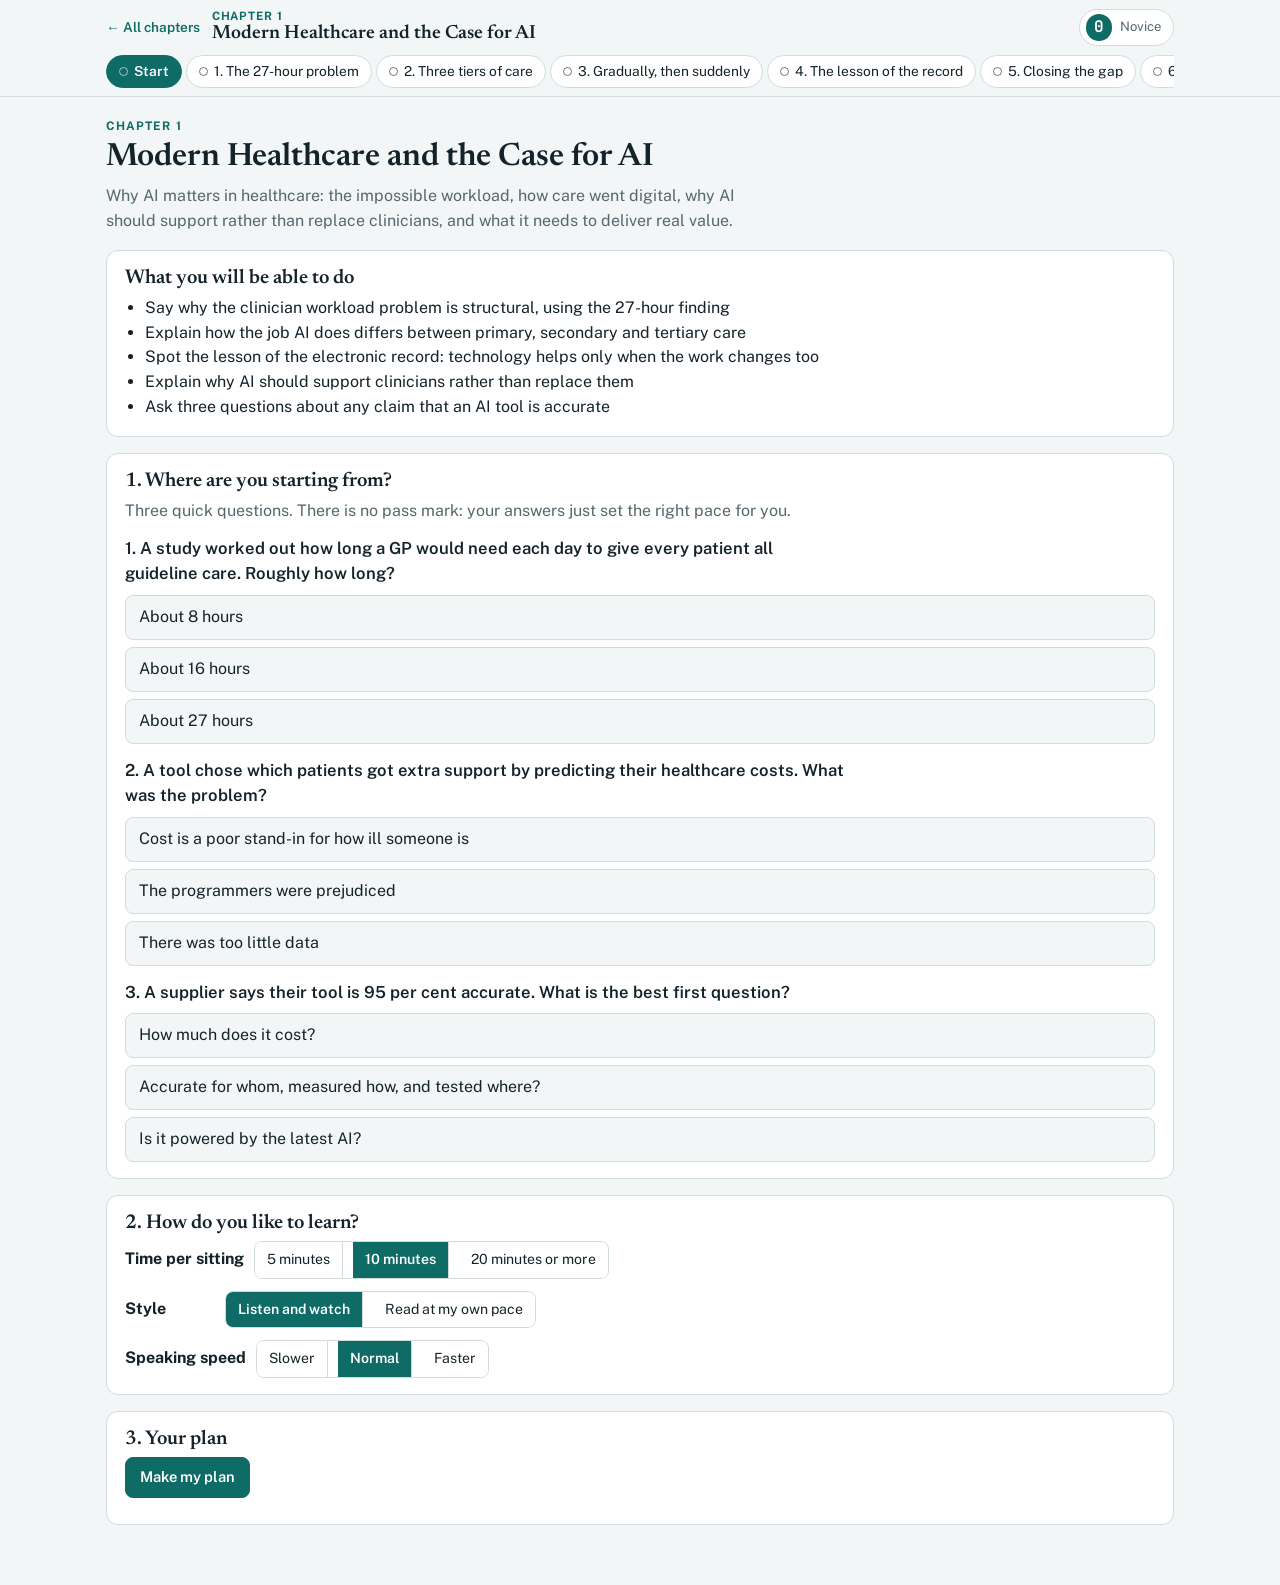
<file: ch01/index.html>
<!doctype html>
<html lang="en-GB">
<head>
<meta charset="utf-8">
<meta name="viewport" content="width=device-width, initial-scale=1, viewport-fit=cover">
<title>Chapter 1 · Modern Healthcare and the Case for AI</title>
<meta name="description" content="Why AI matters in healthcare: the impossible workload, how care went digital, why AI should support rather than replace clinicians, and what it needs to deliver real value.">
<link rel="preconnect" href="https://fonts.googleapis.com">
<link rel="preconnect" href="https://fonts.gstatic.com" crossorigin>
<link rel="stylesheet" href="https://fonts.googleapis.com/css2?family=Newsreader:opsz,wght@6..72,500;6..72,600&family=Public+Sans:wght@400;500;600;700&family=JetBrains+Mono:wght@400;600&display=swap">
<link rel="stylesheet" href="../assets/style.css">
</head>

<body>


<header class="top"><div class="wrap">
  <div class="bar">
    <a class="home" href="../index.html">← All chapters</a>
    <h1 id="chTitle"><small id="chNum"></small><span></span></h1>
    <button class="idx" id="idxChip" type="button" title="Your learning index for this chapter"><b id="idxVal">0</b><span id="idxLvl">Novice</span></button>
  </div>
  <nav class="menu" id="menu" aria-label="Chapter sections"></nav>
</div></header>
<main class="wrap" id="main"></main>
<script src="../assets/three.min.js"></script>
<script src="../assets/scenes.js"></script>
<script src="../assets/labs.js"></script>
<script src="../assets/music.js"></script>
<script>
/* Chapter 1: Modern Healthcare and the Case for AI. Lesson narration, 3D scenes, games and tests. The shared engine is in ../assets/engine.js */
const CH = {"id": "ch01", "num": "1", "title": "Modern Healthcare and the Case for AI", "summary": "Why AI matters in healthcare: the impossible workload, how care went digital, why AI should support rather than replace clinicians, and what it needs to deliver real value.", "outcomes": ["Say why the clinician workload problem is structural, using the 27-hour finding", "Explain how the job AI does differs between primary, secondary and tertiary care", "Spot the lesson of the electronic record: technology helps only when the work changes too", "Explain why AI should support clinicians rather than replace them", "Ask three questions about any claim that an AI tool is accurate"], "starter": [{"q": "A study worked out how long a GP would need each day to give every patient all guideline care. Roughly how long?", "o": ["About 8 hours", "About 16 hours", "About 27 hours"], "a": 2}, {"q": "A tool chose which patients got extra support by predicting their healthcare costs. What was the problem?", "o": ["Cost is a poor stand-in for how ill someone is", "The programmers were prejudiced", "There was too little data"], "a": 0}, {"q": "A supplier says their tool is 95 per cent accurate. What is the best first question?", "o": ["How much does it cost?", "Accurate for whom, measured how, and tested where?", "Is it powered by the latest AI?"], "a": 1}], "lessons": [{"title": "The 27-hour problem", "minutes": 2, "slides": [{"img": 3, "say": ["Welcome to Chapter 1, Modern Healthcare and the Case for AI. I'm Sam, your tutor.", "This chapter asks one simple question. Why does AI matter in healthcare at all?", "We will be even-handed. AI is neither magic nor a cure-all. But it does reach some of the most stubborn problems in how care is delivered.", "Let's start with a striking number.", "In 2023, Porter and colleagues asked how long a family doctor would need to give every patient all the care the guidelines recommend.", "They modelled a typical list of two thousand five hundred adult patients.", "The answer was 26.7 hours a day. The day only has 24.", "Here is how it broke down. 14.1 hours for preventive care. 7.2 hours for long-term conditions. 2.2 hours for acute problems. And 3.2 hours for paperwork and the inbox.", "This is not about lazy or slow clinicians. It is simply impossible. No amount of working harder can close that gap.", "Keep that number in mind. It frames the whole case for AI. We need tools that give clinicians time back."], "scene": {"type": "bars", "title": "Guideline care for one GP list: 26.7 hours a day, but the day has 24", "scale": 0.15, "bars": [{"id": "tot", "label": "All guideline\ncare", "v": 26.7, "p": [-4.4, 0], "c": "red"}, {"id": "prev", "label": "Preventive\ncare", "v": 14.1, "p": [-2.2, 0], "c": "amber"}, {"id": "ltc", "label": "Long-term\nconditions", "v": 7.2, "p": [0, 0], "c": "cyan"}, {"id": "acu", "label": "Acute\nproblems", "v": 2.2, "p": [2.2, 0], "c": "violet"}, {"id": "pap", "label": "Paperwork\nand inbox", "v": 3.2, "p": [4.4, 0], "c": "slate"}], "axes": [{"t": "Hours a day for 2,500 patients (the day has 24)", "p": [0, -2.2, 1.6]}], "steps": ["all", "all", "all", "all", "all", "all", "all", ["tot"], ["tot"], ["tot"], ["tot"], ["tot"], ["prev", "ltc", "acu", "pap"], ["prev"], ["ltc"], ["acu"], ["pap"], "all", ["tot"], ["tot"], ["tot"], "all", "all"]}}], "keyPoint": "Guideline care for a typical GP list would take 26.7 hours a day. The problem is structural, so working harder cannot fix it.", "plain": ["Porter and colleagues, 2023: all guideline care for 2,500 patients needs 26.7 hours a day.", "Preventive care alone takes over half of that time.", "It is impossible for one person, so the system itself must change."], "check": {"q": "According to Porter and colleagues, how long would full guideline care take each day for a typical GP list?", "o": ["About 12 hours", "About 26.7 hours", "About 24 hours"], "a": 1, "e": "The study found 26.7 hours a day, more than the day contains. That is why the problem is called structural.", "retry": {"q": "Why does the chapter call the workload problem structural rather than personal?", "o": ["The task needs more hours than a day has, so nobody could do it", "Clinicians are not trying hard enough", "The guidelines are all wrong"], "a": 0, "e": "26.7 hours of work cannot fit into 24 hours, however hard anyone works."}}, "scenario": {"title": "The practice meeting", "setting": "You manage a GP practice. At the partners' meeting, one partner says the doctors simply need to work harder to meet every guideline target.", "steps": [{"prompt": "What do you say?", "choices": [{"t": "The work needs about 27 hours a day, so harder work cannot close the gap", "s": 2, "fb": "Right. The study shows the task is impossible for one person, so the way of working has to change."}, {"t": "Agree, and propose a longer working day", "s": 0, "fb": "No. There are not enough hours in any day, and longer days drive burnout."}, {"t": "Suggest hiring one more GP", "s": 1, "fb": "It helps a little, but the gap is far bigger than one extra person can close."}]}, {"prompt": "The partner asks where the time actually goes. Which part took the most hours in the study?", "choices": [{"t": "Paperwork and the inbox", "s": 0, "fb": "No. That was 3.2 hours, the smallest share."}, {"t": "Preventive care", "s": 2, "fb": "Right. Preventive care took 14.1 hours, more than half of the total."}, {"t": "Acute problems", "s": 0, "fb": "No. Acute problems took only 2.2 hours."}]}]}, "lab": {"type": "match", "title": "Where the 26.7 hours go", "prompt": "Match each part of guideline care to the hours a day it needs for a typical list of 2,500 patients.", "pairs": [{"a": "Preventive care", "b": "14.1 hours a day"}, {"a": "Long-term conditions", "b": "7.2 hours a day"}, {"a": "Acute problems", "b": "2.2 hours a day"}, {"a": "Paperwork and the inbox", "b": "3.2 hours a day"}, {"a": "All guideline care", "b": "26.7 hours a day, more than the 24 the day has"}], "explain": "Preventive care alone takes over half the time, and the total is more than a day holds. The problem is structural, so working harder cannot fix it."}}, {"title": "Three tiers of care", "minutes": 2, "slides": [{"img": 4, "say": ["Now let's see how care is organised. Think of a pyramid with three levels.", "At the bottom is primary care: the GP, the pharmacy, community services. In England there are more than three hundred and fifty million GP consultations a year.", "Here AI's job is to give clinicians more room. A scribe that writes up the consultation. A tool that sorts the inbox.", "In the middle is secondary care: the 215 NHS hospital trusts.", "Here AI's job is speed. Sorting scans so urgent ones are read first. Warning early when a patient is getting worse.", "At the top is tertiary care. Specialist centres, major trauma, rare diseases. Here AI helps find patterns in rare and complex cases.", "The same technology does a different job at each level. Design for the level, not for AI in general."], "scene": {"type": "stairs", "title": "Three tiers of care: AI does a different job at each level", "levels": [{"label": "Primary care\nAI gives more room", "c": "green"}, {"label": "Secondary care\nAI gives speed", "c": "cyan"}, {"label": "Tertiary care\nAI finds patterns", "c": "violet"}], "flat": false, "steps": ["all", "all", 0, 0, 0, 0, 0, 1, 1, 1, 1, 2, 2, 2, "all", "all"]}}, {"img": 5, "say": ["Other countries organise care differently, but the logic is the same.", "In the United States, nearly all hospitals have electronic records. But rival suppliers run them, and the systems struggle to talk to each other.", "Poorer countries sometimes skip stages altogether by going straight to mobile phones.", "The big lesson is this. The problem is rarely too little data. It is agreeing how to share it.", "A tool that works in one trust can fail in the next, simply because the data is coded differently."], "scene": {"type": "graph", "title": "The problem is rarely too little data, it is agreeing how to share it", "nodes": [{"id": "data", "label": "Plenty of data", "p": [0, 0.2, 1.0], "c": "cyan", "shape": "ico", "size": 1.2, "spin": true}, {"id": "us", "label": "US: nearly all\nhospitals have records", "p": [-4.4, 2.6, -0.6], "c": "slate", "shape": "cyl", "size": 0.9, "ls": 0.65}, {"id": "rival", "label": "Rival suppliers:\nsystems don't talk", "p": [-4.4, 0.4, 0], "c": "red", "shape": "box", "size": 0.9, "ls": 0.65}, {"id": "mobile", "label": "Some countries go\nstraight to mobiles", "p": [0, 3.2, -1.6], "c": "amber", "shape": "slab", "size": 0.9, "ls": 0.65}, {"id": "share", "label": "Agree how\nto share it", "p": [4.4, 2.6, -0.6], "c": "violet", "shape": "shield", "size": 1.0, "ls": 0.7}, {"id": "code", "label": "Coded differently:\ntool fails next door", "p": [4.4, 0.4, 0], "c": "red", "shape": "sphere", "size": 0.9, "ls": 0.65}], "links": [["us", "rival"], ["rival", "data"], ["mobile", "data"], ["data", "share"], ["data", "code"]], "steps": ["all", ["us"], ["us", "rival"], ["mobile"], "all", ["data"], ["data", "share"], ["code"]]}}], "keyPoint": "AI does a different job at each tier of care. The usual barrier is not too little data, but agreeing how to share it.", "plain": ["Primary care: AI gives clinicians more room, with scribes and inbox sorting.", "Secondary care: AI speeds things up, with scan triage and early warnings.", "Tertiary care: AI finds patterns in rare and complex cases.", "The hard part is sharing data between systems, not collecting it."], "check": {"q": "A hospital wants AI to sort incoming scans so urgent ones are read first. Which tier is this job typical of?", "o": ["Primary care", "Tertiary care", "Secondary care"], "a": 2, "e": "Speed and throughput, such as scan triage and early warnings, are AI's job in hospitals, the secondary tier.", "retry": {"q": "What does the chapter say is usually the main barrier to AI across health systems?", "o": ["Too little data", "Agreeing how to share data between systems", "Computers that are too slow"], "a": 1, "e": "The difficulty is rarely the amount of data. It is governance: agreeing how to share it and making systems talk."}}, "scenario": {"title": "The moving tool", "setting": "A deterioration alert worked well at a neighbouring trust. Your trust has bought it, but after go-live it misses patients it should flag.", "steps": [{"prompt": "What is the most likely explanation from this chapter?", "choices": [{"t": "Your trust records and codes data differently from theirs", "s": 2, "fb": "Right. A tool can fail in a new trust simply because the data is coded differently."}, {"t": "Your nurses are using it carelessly", "s": 0, "fb": "Unlikely. Look at the data first, not the staff."}, {"t": "The tool needs a faster computer", "s": 0, "fb": "No. Speed is not the issue here."}]}, {"prompt": "A GP partner asks whether the same tool would suit her practice. What do you tell her?", "choices": [{"t": "Yes, AI is AI, it will work anywhere", "s": 0, "fb": "No. The same technology does a different job at each tier."}, {"t": "Possibly, but a GP practice's main need is room, such as scribes and inbox sorting", "s": 2, "fb": "Right. Design for the tier. Hospital triage tools and GP tools solve different problems."}, {"t": "Only if it is cheaper than the hospital paid", "s": 1, "fb": "Price matters, but the first question is whether it fits the job at her tier."}]}]}, "lab": {"type": "sort", "title": "Which tier?", "prompt": "Sort each example into the tier of care where it belongs.", "buckets": ["Primary care", "Secondary care", "Tertiary care"], "items": [{"t": "The GP, the pharmacy, community services", "b": 0}, {"t": "A scribe that writes up the consultation", "b": 0, "why": "Giving clinicians more room is AI's job in primary care."}, {"t": "A tool that sorts the inbox", "b": 0, "why": "Inbox sorting gives primary care clinicians more room."}, {"t": "The 215 NHS hospital trusts", "b": 1}, {"t": "Sorting scans so urgent ones are read first", "b": 1, "why": "Speed is AI's job in secondary care."}, {"t": "Warning early when a patient is getting worse", "b": 1, "why": "Early warning is about speed in hospital care."}, {"t": "Specialist centres, major trauma, rare diseases", "b": 2}, {"t": "Finding patterns in rare and complex cases", "b": 2, "why": "This is AI's job at the top tier."}], "explain": "The same technology does a different job at each level: room in primary care, speed in secondary care, patterns in tertiary care. Design for the level, not for AI in general."}}, {"title": "Gradually, then suddenly", "minutes": 2, "slides": [{"img": 6, "say": ["How did healthcare go digital? Wachter borrows a phrase from Hemingway: gradually, then suddenly.", "For years, change crept along. Then five turning points pushed it sharply upwards.", "First, 2009. The American HITECH Act spent about thirty billion dollars on electronic records. Use went from under ten per cent to nearly every hospital. That created the raw material: the data.", "Second, 2017. The WannaCry cyber attack showed that digital care without security is more fragile than paper.", "Third, 2020. COVID proved that healthcare can change fast when it has to. Remote consultations went from about one in ten contacts to most of them, within weeks.", "Fourth, 2023. Large language models arrived. These are the AI systems behind chatbots that read and write fluent text. Clinicians began to take AI seriously. Use jumped from 38 to 66 per cent in one year.", "Fifth, 2025. The NHS Ten-Year Plan made the sudden phase official policy.", "Here is the key point. Thirty years of slow digitisation laid down the data that makes today's AI possible."], "scene": {"type": "stairs", "title": "Gradually, then suddenly: five turning points in digital care", "levels": [{"label": "2009 HITECH\nthe data arrives", "c": "cyan"}, {"label": "2017 WannaCry\nsecurity matters", "c": "red"}, {"label": "2020 COVID\nfast change", "c": "amber"}, {"label": "2023 Language\nmodels", "c": "violet"}, {"label": "2025 NHS\nTen-Year Plan", "c": "green"}], "flat": false, "steps": ["all", "all", -1, "all", 0, 0, 0, 0, 1, 1, 2, 2, 2, 3, 3, 3, 3, 3, 4, 4, "all", 0]}}], "keyPoint": "Digital care crept forward for thirty years, then tipped suddenly. The data laid down slowly is what makes today's AI possible.", "plain": ["2009, HITECH: electronic records everywhere, creating the data.", "2017, WannaCry: digital without security is fragile.", "2020, COVID: care can change fast when it must.", "2023, language models: clinicians start to take AI seriously.", "2025, NHS Ten-Year Plan: the sudden phase becomes policy."], "check": {"q": "Which turning point created the data foundation that today's AI relies on?", "o": ["The HITECH Act, 2009", "WannaCry, 2017", "COVID, 2020"], "a": 0, "e": "HITECH pushed electronic records from under ten per cent to nearly all hospitals, laying down the data.", "retry": {"q": "What did WannaCry in 2017 teach healthcare?", "o": ["Paper records should return", "Digital care without security is more fragile than paper", "AI was ready for the wards"], "a": 1, "e": "The attack showed that going digital without security made care more fragile, and pushed security up the agenda."}}, "scenario": {"title": "The board's history lesson", "setting": "You are preparing a board paper on AI. A non-executive director asks why AI is suddenly credible when medical computing promised so much for decades.", "steps": [{"prompt": "Which point best answers her?", "choices": [{"t": "Thirty years of digitisation created the data that modern AI needs", "s": 2, "fb": "Right. The gradual phase laid down the raw material for the sudden phase."}, {"t": "Computers finally became cheap enough", "s": 1, "fb": "Partly, but the chapter stresses the data laid down over decades."}, {"t": "Hospitals have more money now", "s": 0, "fb": "No. Spending more does not by itself produce better outcomes."}]}, {"prompt": "She asks what COVID showed about healthcare's ability to change. What do you say?", "choices": [{"t": "Change is always slow in the NHS", "s": 0, "fb": "No. COVID showed the opposite."}, {"t": "Remote consultations went from about one in ten to most contacts within weeks", "s": 2, "fb": "Right. It proved the sector can change at speed when it has to."}, {"t": "Nothing changed during COVID", "s": 0, "fb": "No. Consultation patterns changed dramatically."}]}]}, "lab": {"type": "order", "title": "Gradually, then suddenly", "prompt": "Put the five turning points in the order they happened.", "items": ["HITECH Act: electronic records spread to nearly every US hospital", "WannaCry: digital care without security proves fragile", "COVID: remote consultations become most contacts within weeks", "Large language models arrive and clinicians take AI seriously", "NHS Ten-Year Plan makes the sudden phase official policy"], "explain": "2009, 2017, 2020, 2023, 2025. Thirty years of slow digitisation laid down the data that makes today's AI possible."}}, {"title": "The lesson of the record", "minutes": 2, "slides": [{"img": 7, "say": ["Going digital also carries a warning.", "Hospitals spent huge sums on electronic record systems. Some cost more than a hundred million dollars. Yet measurable gains were small.", "What went wrong? The paper process was copied onto a screen, but the work itself was not changed.", "Clinicians who used to write notes now typed them, and typed more. The record became good at capturing charges and guarding against lawsuits, but poor at helping decisions.", "Every task gained clicks and gave little back.", "Holmgren and colleagues found in 2021 that even during COVID, clinicians stayed unhappy with documentation.", "Here is the lesson. Technology delivers nothing until the work is redesigned around it.", "That applies with full force to AI. Picture failure. A trust spends heavily, bolts AI onto unchanged ways of working, and five years on its staff are no less exhausted.", "So when you hear about a new tool, ask one thing. What changes in how we work? If the answer is nothing, expect nothing."], "scene": {"type": "graph", "title": "Records went digital but the work did not change, so little came back", "nodes": [{"id": "spend", "label": "Huge spend: some\nover $100 million", "p": [-4.5, 1.0, 0], "c": "amber", "shape": "cyl", "size": 0.9, "ls": 0.65}, {"id": "copy", "label": "Paper process\ncopied to screen", "p": [-1.5, 1.0, 0.4], "c": "slate", "shape": "slab", "size": 0.9, "ls": 0.65}, {"id": "clicks", "label": "More typing,\nmore clicks", "p": [1.5, 1.0, 0.4], "c": "red", "shape": "box", "size": 0.9, "ls": 0.7}, {"id": "gain", "label": "Small gains,\nunhappy clinicians", "p": [4.5, 1.0, 0], "c": "red", "shape": "sphere", "size": 0.9, "ls": 0.65}, {"id": "redesign", "label": "Redesign the work\naround the tech", "p": [0, -0.5, 1.3], "c": "green", "shape": "ico", "size": 1.1, "spin": true, "ls": 0.65}, {"id": "q", "label": "What changes in\nhow we work?", "p": [0, 3.2, -1.6], "c": "violet", "shape": "shield", "size": 1.0, "ls": 0.65}], "links": [["spend", "copy"], ["copy", "clicks"], ["clicks", "gain"], ["redesign", "copy"], ["q", "redesign"]], "steps": ["all", ["spend"], ["spend"], ["gain"], "all", ["copy"], ["copy", "clicks"], ["clicks", "gain"], ["clicks"], ["gain"], "all", ["redesign"], ["redesign"], ["spend", "gain"], ["spend", "copy", "gain"], ["q"], ["q"], ["q", "redesign"]]}}], "keyPoint": "Electronic records cost a fortune and gave little back because the work was not redesigned. AI will repeat that failure unless the work changes too.", "plain": ["Records were digitised, but the way of working stayed the same.", "Result: more typing, more clicks, little gain, unhappy clinicians.", "Technology only pays off when the work is redesigned around it.", "Always ask of a new AI tool: what changes in how we work?"], "check": {"q": "Why did huge spending on electronic records bring so little gain?", "o": ["The computers were too slow", "The work itself was not redesigned around the new system", "Clinicians refused to use them"], "a": 1, "e": "Paper processes were copied onto screens. Without changing the work, the record added clicks and gave little back.", "retry": {"q": "A trust plans to add an AI tool but change nothing about how staff work. What does the chapter predict?", "o": ["Big savings within a year", "Little benefit, as with electronic records", "The tool will replace staff"], "a": 1, "e": "Technology delivers nothing until the work is redesigned around it. That lesson applies to AI too."}}, "scenario": {"title": "The AI business case", "setting": "An IT manager brings you a business case for an AI documentation tool. It lists the cost and the licence terms, but says nothing about how clinics will run differently.", "steps": [{"prompt": "What is your main concern?", "choices": [{"t": "The licence is too long", "s": 0, "fb": "That is a detail. The missing piece is how the work will change."}, {"t": "Nothing says how the way of working will change, so it may repeat the record paradox", "s": 2, "fb": "Right. Bolting technology onto unchanged work gave little last time."}, {"t": "It does not name the supplier's competitors", "s": 1, "fb": "Comparing suppliers is sensible, but the bigger gap is the absent redesign of the work."}]}, {"prompt": "What do you ask the IT manager to add?", "choices": [{"t": "A plan for how clinic routines will change, and how time saved will be used", "s": 2, "fb": "Right. The work must be redesigned around the tool, or the gain evaporates."}, {"t": "A list of the tool's technical features", "s": 0, "fb": "Features do not tell you whether the work will improve."}, {"t": "A promise that staff will type faster", "s": 0, "fb": "No. Faster typing was never the problem."}]}]}, "lab": {"type": "spot", "title": "Read the business case", "prompt": "An IT manager hands you this business case for an AI documentation tool. Tap the warning signs.", "parts": [{"lbl": "Product", "t": "An AI tool to help clinicians with clinic documentation.", "bad": false, "why": "A plain description of the tool is not a problem in itself."}, {"lbl": "Costs", "t": "Licence and installation costs are set out year by year.", "bad": false, "why": "Knowing the cost is useful; the question is what it buys."}, {"lbl": "Clinic workflow", "t": "No changes to how clinics run: the tool is added on top of current practice.", "bad": true, "why": "Bolting tech onto unchanged work is exactly how electronic records gave so little back."}, {"lbl": "Process", "t": "Every existing form and step is kept, with the AI filling them in on screen.", "bad": true, "why": "Copying the old process onto a screen, without redesign, was the core failure of electronic records."}, {"lbl": "Training", "t": "Clinicians get a training session before go-live.", "bad": false, "why": "Training staff is sensible and not a warning sign."}, {"lbl": "Supplier claim", "t": "The supplier says buying the tool will by itself end clinician exhaustion.", "bad": true, "why": "Technology delivers nothing until the work is redesigned around it."}, {"lbl": "Success measure", "t": "Success will be judged by time given back to clinicians.", "bad": false, "why": "Measuring real benefit to clinicians is a good sign."}], "explain": "The lesson of the record: technology pays off only when the work is redesigned around it. Ask of any AI tool, what changes in how we work? If the answer is nothing, expect nothing."}}, {"title": "Closing the gap", "minutes": 2, "slides": [{"img": 8, "say": ["Back to the 27-hour problem. Can it be closed? This picture is the heart of the chapter.", "The left bar is one clinician doing everything. Preventive care, long-term conditions, acute problems and paperwork stack up to 26.7 hours. Well over the red 24-hour line.", "The right bar shares the work across a team and adds AI. The same care now takes about 9.3 hours. Still a hard day, but no longer impossible.", "Where does AI help? A scribe that listens and drafts the note can halve paperwork time. That gives back about 1.6 hours a day.", "Inbox tools can deal with messages before a doctor sees them. Kaiser, a large American health provider, reports one and a half million messages handled this way.", "And decision support trims the time spent following up long-term conditions.", "Add it up. 1.6 hours from paperwork, plus 0.7 hours from long-term care support. That is 2.3 hours a day back for each clinician.", "Multiply that across a whole workforce. As the slide says, the impossible day becomes merely a hard one."], "scene": {"type": "bars", "title": "Team-based care plus AI: the impossible day becomes merely a hard one", "scale": 0.15, "bars": [{"id": "solo", "label": "One clinician\ndoing everything", "v": 26.7, "p": [-4.4, 0], "c": "red"}, {"id": "team", "label": "Team plus AI", "v": 9.3, "p": [-2.2, 0], "c": "green"}, {"id": "scribe", "label": "Scribe: hours\nback a day", "v": 1.6, "p": [0, 0], "c": "cyan"}, {"id": "ds", "label": "Decision support:\nhours back", "v": 0.7, "p": [2.2, 0], "c": "cyan"}, {"id": "total", "label": "AI total: hours\nback per clinician", "v": 2.3, "p": [4.4, 0], "c": "green"}], "axes": [{"t": "Hours a day (the day has 24)", "p": [0, -2.2, 1.6]}], "steps": ["all", "all", "all", ["solo"], ["solo"], ["solo"], ["team"], ["team"], ["team"], ["scribe", "ds"], ["scribe"], ["scribe"], "all", "all", ["ds"], ["scribe", "ds", "total"], ["scribe", "ds"], ["total"], ["total"], ["solo", "team"]]}}], "keyPoint": "Sharing work across a team and adding AI brings 26.7 hours down to about 9.3. AI alone returns about 2.3 hours a day per clinician.", "plain": ["Team-based care plus AI: 26.7 hours becomes about 9.3.", "Scribes halve paperwork time: about 1.6 hours back a day.", "Decision support for long-term conditions: about 0.7 hours back.", "Total from AI: about 2.3 hours a day per clinician."], "check": {"q": "In the chapter's example, how much time a day does AI give back to each clinician?", "o": ["About 2.3 hours", "About 9.3 hours", "About 14 hours"], "a": 0, "e": "1.6 hours from the scribe plus 0.7 hours from decision support makes 2.3 hours a day.", "retry": {"q": "What brings the 26.7-hour day down to about 9.3 hours?", "o": ["AI on its own", "Dropping preventive care", "Sharing work across a team, plus AI"], "a": 2, "e": "The right-hand bar combines team-based care with AI. Neither alone does it."}}, "scenario": {"title": "The primary care network bid", "setting": "Your primary care network is bidding for funding to cut GP workload. The bid currently proposes buying an AI scribe and nothing else.", "steps": [{"prompt": "A colleague says the scribe alone will solve the workload problem. What do you say?", "choices": [{"t": "Yes, the scribe fixes everything", "s": 0, "fb": "No. A scribe returns about 1.6 hours. The gap is far larger."}, {"t": "It helps, returning about 1.6 hours a day, but the big gain comes from sharing work across a team too", "s": 2, "fb": "Right. The chapter's solution is team-based care plus AI, not AI alone."}, {"t": "Scribes are a gimmick, forget them", "s": 0, "fb": "Too far. Halving paperwork time is real and valuable."}]}, {"prompt": "The panel asks how you will know the scribe worked. What do you measure?", "choices": [{"t": "How many pages the notes run to", "s": 0, "fb": "Longer notes were part of the old problem."}, {"t": "Time spent on documentation each day, before and after", "s": 2, "fb": "Right. Time returned is the benefit the chapter describes."}, {"t": "How many staff logged in", "s": 1, "fb": "Use matters, but it does not show time saved."}]}]}, "lab": {"type": "memory", "title": "Hours back", "prompt": "Flip the cards and match each item to its number from the chapter.", "pairs": [{"a": "One clinician doing it all", "b": "26.7 hours a day"}, {"a": "Team-based care plus AI", "b": "About 9.3 hours a day"}, {"a": "AI scribe", "b": "About 1.6 hours back a day"}, {"a": "Decision support", "b": "About 0.7 hours back a day"}, {"a": "Total from AI", "b": "About 2.3 hours a day per clinician"}, {"a": "Kaiser inbox tools", "b": "1.5 million messages handled"}], "explain": "AI alone gives back about 2.3 hours a day per clinician. It is sharing the work across a team plus AI that brings 26.7 hours down to about 9.3."}}, {"title": "Augmentation, not replacement", "minutes": 2, "slides": [{"img": 9, "say": ["Here is the central idea of the whole course. AI should support clinicians, not replace them. We call that augmentation.", "On the left, what AI handles well: writing up notes, sorting the inbox, pre-reading images, spotting patterns, monitoring. Repetitive, data-heavy work that drains attention.", "On the right, what the clinician keeps: judgement, communication, ethical trade-offs, accountability, and shared decisions with patients.", "In the middle is a loop. The AI proposes. The clinician decides. The outcome is recorded. The tool improves. Remove any step and it breaks.", "Is there proof? Radiology is the test case. Many predicted AI would replace radiologists. Instead there is a shortage of them, and AI works as their assistant."], "scene": {"type": "graph", "title": "Augmentation: the AI proposes, the clinician decides", "nodes": [{"id": "ai", "label": "AI handles: notes,\ninbox, images,\npatterns, monitoring", "p": [-4.4, 1.9, -0.6], "c": "cyan", "shape": "ico", "size": 1.0, "ls": 0.65}, {"id": "clin", "label": "Clinician keeps:\njudgement, ethics,\naccountability", "p": [4.4, 1.9, -0.6], "c": "violet", "shape": "shield", "size": 1.0, "ls": 0.65}, {"id": "prop", "label": "AI proposes", "p": [-1.3, 2.8, 0], "c": "cyan", "shape": "sphere", "size": 0.8, "ls": 0.7}, {"id": "dec", "label": "Clinician\ndecides", "p": [1.3, 2.8, 0], "c": "violet", "shape": "sphere", "size": 0.8, "ls": 0.7}, {"id": "rec", "label": "Outcome\nrecorded", "p": [1.3, 0.2, 0.8], "c": "slate", "shape": "sphere", "size": 0.8, "ls": 0.7}, {"id": "imp", "label": "Tool\nimproves", "p": [-1.3, 0.2, 0.8], "c": "green", "shape": "sphere", "size": 0.8, "ls": 0.7}], "links": [["ai", "prop"], ["prop", "dec"], ["dec", "rec"], ["rec", "imp"], ["imp", "prop"], ["clin", "dec"]], "steps": ["all", ["ai", "clin"], ["ai", "clin"], ["ai"], ["ai"], ["clin"], ["prop", "dec", "rec", "imp"], ["prop"], ["dec"], ["rec"], ["imp"], ["prop", "dec", "rec", "imp"], "all", ["ai", "clin"], ["ai"], ["ai", "clin"]]}}, {"img": 10, "say": ["Ambient scribes show this in practice. The AI listens to the consultation and drafts the note. The clinician checks it before it goes anywhere.", "Olson and colleagues studied this across several sites in 2025. Writing time fell by thirty to fifty per cent. Burnout fell by nearly fourteen percentage points in one month.", "Why does that matter? Notes finished at home in the evening, so-called pyjama time, strongly predict burnout. Burnout makes people cut their hours or leave.", "So giving time back keeps experienced people in the job."], "scene": {"type": "stairs", "title": "Ambient scribes: time back keeps experienced people in the job", "levels": [{"label": "AI listens and\ndrafts the note", "c": "cyan"}, {"label": "Clinician checks\nbefore it goes on", "c": "violet"}, {"label": "Writing time\ndown 30 to 50%", "c": "green"}, {"label": "Burnout down nearly\n14 points", "c": "green"}, {"label": "Experienced staff\nstay in the job", "c": "green"}], "flat": false, "steps": ["all", 0, 1, 2, 2, 3, 3, 3, 4, 4]}}], "keyPoint": "AI takes the repetitive, data-heavy work. The clinician keeps judgement and accountability. The AI proposes, the clinician decides.", "plain": ["AI handles: notes, inbox, pre-reading images, pattern spotting, monitoring.", "Clinician keeps: judgement, communication, ethics, accountability.", "The loop: AI proposes, clinician decides, outcome recorded, tool improves.", "Scribes cut writing time by a third to a half and reduced burnout."], "check": {"q": "In the partnership loop, what happens right after the AI proposes?", "o": ["The patient is told", "The clinician decides", "The tool retrains itself"], "a": 1, "e": "The loop runs: AI proposes, clinician decides, outcome recorded, tool improves. The decision stays with the clinician.", "retry": {"q": "What did the radiology experience show about AI replacing clinicians?", "o": ["Most radiologists have been replaced", "There is a shortage of radiologists and AI acts as their assistant", "AI is banned in radiology"], "a": 1, "e": "Despite predictions, radiologists are in short supply and AI works as an assistant, not a substitute."}}, "scenario": {"title": "The scribe pilot", "setting": "Your outpatient clinic is piloting an ambient AI scribe. A consultant suggests letting the drafts go straight into the record to save even more time.", "steps": [{"prompt": "What do you say?", "choices": [{"t": "Good idea, the AI is accurate enough", "s": 0, "fb": "No. The clinician must decide. Remove that step and the loop breaks."}, {"t": "No. The clinician must read and approve every draft before it enters the record", "s": 2, "fb": "Right. The AI proposes and the clinician decides. Accountability stays with the clinician."}, {"t": "Let drafts go straight in, but check a sample each month", "s": 1, "fb": "Safer than nothing, but an unchecked error would already be in a patient's record."}]}, {"prompt": "A manager asks what benefit to expect, based on the evidence. What do you say?", "choices": [{"t": "Writing time down by a third to a half, and less burnout", "s": 2, "fb": "Right. That is what Olson and colleagues found across several sites."}, {"t": "Fewer consultants will be needed", "s": 0, "fb": "No. The evidence points to support, not replacement."}, {"t": "Longer, more detailed notes", "s": 0, "fb": "Longer notes were part of the old problem, not the goal."}]}]}, "lab": {"type": "rush", "title": "AI or clinician?", "prompt": "Beat the clock: is each task one AI handles well, or one the clinician keeps?", "buckets": ["AI handles", "Clinician keeps"], "seconds": 45, "items": [{"t": "Writing up notes", "b": 0}, {"t": "Sorting the inbox", "b": 0}, {"t": "Pre-reading images", "b": 0}, {"t": "Spotting patterns", "b": 0}, {"t": "Monitoring", "b": 0}, {"t": "Judgement", "b": 1}, {"t": "Communication", "b": 1}, {"t": "Ethical trade-offs", "b": 1}, {"t": "Accountability", "b": 1}, {"t": "Shared decisions with patients", "b": 1}], "explain": "AI takes the repetitive, data-heavy work; the clinician keeps judgement and accountability. The AI proposes, the clinician decides."}}, {"title": "Why now", "minutes": 2, "slides": [{"img": 11, "say": ["You may be sceptical. Medical AI has disappointed before. So what has changed? Three things have arrived together.", "First, the raw material. Thirty years of electronic records have produced billions of notes, images and results in digital form. Twenty years ago, that did not exist.", "Second, the tools have matured. Deep learning is a kind of AI that learns from huge numbers of examples. It now matches specialists at reading images. And language models can summarise, draft and answer questions in seconds.", "Third, attitudes have shifted. Clinicians who once feared being replaced now ask for tools that take away the typing. A survey by Menlo Ventures found use rose from 38 to 66 per cent in a single year.", "These are not three coincidences. They are one story. The ability, the material and the willingness arrived at the same time.", "That is why this moment is different from earlier waves of excitement about medical AI."], "scene": {"type": "graph", "title": "Why now: data, mature tools and willing clinicians arrived together", "nodes": [{"id": "now", "label": "Why this\ntime is different", "p": [0, 0.2, 1.0], "c": "green", "shape": "ico", "size": 1.2, "spin": true, "ls": 0.7}, {"id": "data", "label": "Raw material:\nbillions of records", "p": [-4.4, 1.9, -0.6], "c": "cyan", "shape": "cyl", "size": 0.9, "ls": 0.65}, {"id": "tools", "label": "Mature tools:\nimages and text", "p": [0, 3.2, -1.6], "c": "cyan", "shape": "box", "size": 0.9, "ls": 0.65}, {"id": "users", "label": "Willing users:\n38% to 66% in a year", "p": [4.4, 1.9, -0.6], "c": "violet", "shape": "sphere", "size": 0.9, "ls": 0.65}, {"id": "past", "label": "Earlier waves:\ndisappointment", "p": [-4.4, -0.4, 0.5], "c": "slate", "shape": "torus", "size": 0.8, "ls": 0.65}], "links": [["data", "now"], ["tools", "now"], ["users", "now"]], "steps": [["past"], ["past"], ["now"], ["data", "tools", "users"], ["data"], ["data"], ["data"], ["tools"], ["tools"], ["tools"], ["tools"], ["users"], ["users"], ["users"], ["data", "tools", "users", "now"], ["now"], ["data", "tools", "users", "now"], "all"]}}], "keyPoint": "Three things arrived together: the data, mature tools, and clinicians who now want help. That is why this time is different.", "plain": ["Raw material: billions of digital notes, images and results.", "Mature tools: deep learning reads images at specialist level; language models handle text.", "Willing users: clinicians now ask for tools that cut the typing.", "All three at once is what makes now different."], "check": {"q": "Which three things does the chapter say have come together to make AI matter now?", "o": ["Cheaper hardware, new laws and more doctors", "Data, mature tools and a shift in attitude", "Government funding, patient demand and cloud storage"], "a": 1, "e": "Raw material, capability and willingness arrived together. That is why this moment differs from earlier ones.", "retry": {"q": "Why do clinicians now ask for AI tools, according to the chapter?", "o": ["To take away the typing burden", "To replace junior staff", "Because it is fashionable"], "a": 0, "e": "Clinicians who once feared being displaced now want relief from the paperwork."}}, "scenario": {"title": "The sceptical consultant", "setting": "A senior consultant tells you she has seen three waves of medical computing hype in her career and sees no reason this one is different.", "steps": [{"prompt": "What is the strongest reply from this chapter?", "choices": [{"t": "This time the companies are bigger", "s": 0, "fb": "Company size is not the argument."}, {"t": "This time the data, the mature tools and the willing users have all arrived at once", "s": 2, "fb": "Right. Earlier waves lacked one or more of these three."}, {"t": "The tools are faster now", "s": 1, "fb": "Speed is part of maturity, but the full answer is three things arriving together."}]}, {"prompt": "She asks what has changed about clinicians themselves. What do you say?", "choices": [{"t": "Nothing, clinicians still fear AI", "s": 0, "fb": "No. The chapter describes a clear shift in attitude."}, {"t": "Many now ask for tools that remove the typing burden", "s": 2, "fb": "Right. Reported use rose from 38 to 66 per cent in one year."}, {"t": "They have all learned to program", "s": 0, "fb": "No. The change is in what they want, not in their technical skills."}]}]}, "lab": {"type": "match", "title": "Why now?", "prompt": "Match each idea from the lesson to what it means.", "pairs": [{"a": "Raw material", "b": "Billions of notes, images and results in digital form from thirty years of records"}, {"a": "Deep learning", "b": "AI that learns from huge numbers of examples; now matches specialists at reading images"}, {"a": "Language models", "b": "Summarise, draft and answer questions in seconds"}, {"a": "Shift in attitude", "b": "Clinicians who once feared replacement now ask for tools that take away the typing"}, {"a": "Menlo Ventures survey", "b": "Clinician use of AI rose from 38 to 66 per cent in a single year"}], "explain": "The material, the ability and the willingness arrived at the same time. That is why this moment differs from earlier waves of excitement."}}, {"title": "When AI gets it wrong", "minutes": 2, "slides": [{"img": 12, "say": ["Now the most important cautionary tale in this chapter.", "In 2019, Obermeyer and colleagues studied a widely used tool. It decided which patients should get extra support, and it was used for millions of people.", "They found it systematically gave Black patients less care.", "How? The tool was built to predict healthcare cost. The makers assumed that higher cost meant sicker patients.", "But cost also reflects access. Patients who find it harder to get care spend less, even when they are just as ill.", "So Black patients at the same level of illness got lower scores, and less help.", "Notice what did not cause this. Not malice. Not bad programmers. Not too little data. The bias came in through the data and the choice of target. Cost instead of need.", "Three lessons. A technically competent system can still be unfair. Fairness must be designed in from the start, not added later. And the scale that lets AI help millions lets one flaw harm millions."], "scene": {"type": "graph", "title": "Obermeyer, 2019: predicting cost instead of need under-served Black patients", "nodes": [{"id": "tool", "label": "Tool predicts\nhealthcare cost", "p": [-4.5, 1.0, 0], "c": "cyan", "shape": "cyl", "size": 0.9, "ls": 0.65}, {"id": "access", "label": "Cost also\nreflects access", "p": [-1.5, 1.0, 0.4], "c": "amber", "shape": "box", "size": 0.9, "ls": 0.7}, {"id": "score", "label": "Same illness,\nlower score", "p": [1.5, 1.0, 0.4], "c": "red", "shape": "slab", "size": 0.9, "ls": 0.7}, {"id": "harm", "label": "Black patients\ngot less care", "p": [4.5, 1.0, 0], "c": "red", "shape": "sphere", "size": 1.0, "ls": 0.7}, {"id": "not", "label": "Not malice, not bad\nprogrammers", "p": [0, 3.2, -1.6], "c": "slate", "shape": "torus", "size": 0.8, "ls": 0.65}, {"id": "fair", "label": "Design fairness in\nfrom the start", "p": [0, -0.5, 1.3], "c": "green", "shape": "shield", "size": 1.0, "ls": 0.65}], "links": [["tool", "access"], ["access", "score"], ["score", "harm"], ["fair", "tool"]], "steps": ["all", ["tool"], ["tool"], ["harm"], "all", ["tool"], ["tool"], ["access"], ["access"], ["score", "harm"], ["not"], ["not"], ["not"], ["not"], ["tool", "access"], ["tool"], "all", ["tool", "harm"], ["fair"], ["harm"]]}}], "keyPoint": "A widely used tool under-served Black patients because it predicted cost, not need. Bias came through the data and the target, not malice.", "plain": ["The tool predicted healthcare cost, assuming cost meant illness.", "Cost also reflects access, so patients with less access looked less ill.", "Bias entered through the data and the target, not through prejudiced programmers.", "Fairness must be designed in from the start."], "check": {"q": "In the Obermeyer case, how did the bias get in?", "o": ["Programmers were prejudiced", "There was too little data", "Cost was used as a stand-in for need"], "a": 2, "e": "Cost reflects access as well as illness. Choosing cost as the target built unfairness into a technically sound tool.", "retry": {"q": "What does the Obermeyer case teach about fairness?", "o": ["It must be designed in from the start", "It can be added once the tool is live", "It is only a problem in America"], "a": 0, "e": "Equity has to be a design requirement from the beginning, not an optional extra."}}, "scenario": {"title": "The population health tool", "setting": "A supplier offers your integrated care board a tool that picks patients for extra support. It ranks them by their predicted cost to the NHS next year.", "steps": [{"prompt": "What worries you most?", "choices": [{"t": "Cost tracks access as well as illness, so patients with poor access may be scored too low", "s": 2, "fb": "Right. This is exactly the Obermeyer problem: the wrong target builds in unfairness."}, {"t": "The tool may be too slow", "s": 0, "fb": "Speed is not the risk here."}, {"t": "The supplier may be too small", "s": 0, "fb": "Supplier size has nothing to do with this risk."}]}, {"prompt": "The supplier says the tool is technically excellent and was trained on millions of records. Does that settle it?", "choices": [{"t": "Yes, that much data cannot be biased", "s": 0, "fb": "No. The original tool had plenty of data. The problem was the target."}, {"t": "No. A technically sound tool can still be unfair if it predicts the wrong thing", "s": 2, "fb": "Right. Ask what it predicts, and whether that truly reflects need."}, {"t": "Partly. Ask them to add a fairness check after go-live", "s": 1, "fb": "A check later is better than none, but fairness should be designed in from the start."}]}]}, "lab": {"type": "order", "title": "How the bias got in", "prompt": "Put the steps of the Obermeyer case in order, from design choice to harm.", "items": ["The tool was built to predict healthcare cost", "The makers assumed higher cost meant sicker patients", "Patients who find care harder to get spend less, even when just as ill", "Black patients at the same level of illness got lower scores", "They received less extra support"], "explain": "The bias came in through the data and the choice of target, cost instead of need, not through malice. Fairness must be designed in from the start."}}, {"title": "Conditions and three questions", "minutes": 3, "slides": [{"img": 13, "say": ["Why does the same tool succeed in one place and fail in another? This picture sums it up.", "On the left are the conditions for value. Good data that looks like your patients. Testing in real use, not just on old records. Fitting how people actually work. Clear rules. Trusted, trained staff.", "On the right are the ways it fails. Biased data, as with Obermeyer. Drift, where a tool slowly gets worse as the world changes. Alert fatigue, when so many alarms fire that all are ignored. Automation bias, when people follow the tool even when it is wrong. And hype.", "The same tool can land in either column. The conditions decide which."], "scene": {"type": "graph", "title": "Conditions decide whether the same tool delivers value or fails", "nodes": [{"id": "tool", "label": "The same\nAI tool", "p": [0, 0.2, 1.0], "c": "cyan", "shape": "ico", "size": 1.2, "spin": true, "ls": 0.7}, {"id": "data", "label": "Good data,\nreal-world testing", "p": [-4.4, 2.6, -0.6], "c": "green", "shape": "cyl", "size": 0.9, "ls": 0.65}, {"id": "fit", "label": "Fits the work,\nclear rules,\ntrained staff", "p": [-4.4, 0.4, 0], "c": "green", "shape": "shield", "size": 0.9, "ls": 0.65}, {"id": "bias", "label": "Biased data,\ndrift", "p": [4.4, 2.6, -0.6], "c": "red", "shape": "box", "size": 0.9, "ls": 0.7}, {"id": "fatigue", "label": "Alert fatigue,\nautomation bias", "p": [4.4, 0.4, 0], "c": "red", "shape": "sphere", "size": 0.9, "ls": 0.65}, {"id": "hype", "label": "Hype", "p": [0, 3.2, -1.6], "c": "red", "shape": "torus", "size": 0.8}], "links": [["data", "tool"], ["fit", "tool"], ["tool", "bias"], ["tool", "fatigue"], ["tool", "hype"]], "steps": [["tool"], "all", ["data", "fit"], ["data"], ["data"], ["fit"], ["fit"], ["fit"], ["bias", "fatigue", "hype"], ["bias"], ["bias"], ["fatigue"], ["fatigue"], ["hype"], "all", ["data", "fit"]]}}, {"img": 14, "say": ["So when someone says a tool is accurate, ask three questions.", "Accurate for whom? Results can differ by age, ethnic group or other conditions.", "Measured how? Tests on old records are weakest. Testing on new patients is stronger. A randomised trial of outcomes is strongest.", "Tested where? A study dataset is not your clinic. Check it locally first."], "scene": {"type": "stairs", "title": "Three questions for any accuracy claim", "flat": true, "levels": [{"label": "Accurate for whom?\nage, ethnic group", "c": "violet"}, {"label": "Measured how?\ntrials beat old records", "c": "amber"}, {"label": "Tested where?\ncheck it locally", "c": "cyan"}], "steps": ["all", 0, 0, 1, 1, 1, 1, 2, 2, 2]}}, {"img": 16, "say": ["To finish. AI is neither magic nor a cure-all. But it reaches some of healthcare's most stubborn failures.", "Be hopeful and careful at the same time. The question is not whether healthcare will change, but whether clinicians shape that change.", "Well done. Now try the final case test."], "scene": {"type": "graph", "title": "Be hopeful and careful: clinicians should shape the change", "nodes": [{"id": "ai", "label": "AI: not magic,\nnot a cure-all", "p": [0, 0.2, 1.0], "c": "cyan", "shape": "ico", "size": 1.2, "spin": true, "ls": 0.7}, {"id": "hope", "label": "Be hopeful", "p": [-4.4, 1.9, -0.6], "c": "green", "shape": "sphere", "size": 0.9}, {"id": "care", "label": "Be careful", "p": [4.4, 1.9, -0.6], "c": "amber", "shape": "shield", "size": 0.9}, {"id": "shape", "label": "Clinicians shape\nthe change", "p": [0, 3.2, -1.6], "c": "violet", "shape": "cyl", "size": 1.0, "ls": 0.7}], "links": [["ai", "hope"], ["ai", "care"], ["shape", "ai"]], "steps": ["all", ["ai"], ["ai", "hope"], ["hope", "care"], ["shape"], "all", "all"]}}], "keyPoint": "The same tool can succeed or fail depending on conditions. For any accuracy claim ask: accurate for whom, measured how, tested where?", "plain": ["Conditions for value: good data, real-world testing, fits the work, clear rules, trusted and trained staff.", "Ways it fails: bias, drift, alert fatigue, automation bias, hype.", "Three questions: accurate for whom? measured how? tested where?", "Peer-reviewed evidence beats supplier claims."], "check": {"q": "Nurses ignore a monitoring tool because it alarms constantly. Which failure is this?", "o": ["Alert fatigue", "Automation bias", "Drift"], "a": 0, "e": "Alert fatigue is when so many alarms fire that all are ignored. Automation bias is the opposite: following the tool when it is wrong.", "retry": {"q": "Which kind of evidence does the chapter rate strongest?", "o": ["Accuracy on old records", "A supplier's brochure", "A randomised trial of patient outcomes"], "a": 2, "e": "Old-record accuracy is weakest, testing on new patients is stronger, and a randomised trial of outcomes is strongest."}}, "scenario": {"title": "The supplier's pitch", "setting": "A supplier tells your trust board their sepsis tool is '94 per cent accurate' and shows a chart from a study at a large American hospital.", "steps": [{"prompt": "What do you ask first?", "choices": [{"t": "How many hospitals have bought it?", "s": 0, "fb": "Popularity is not evidence for your patients."}, {"t": "Accurate for whom? Were the study patients like ours?", "s": 2, "fb": "Right. Performance can differ by population, so this is the first question."}, {"t": "What discount is available?", "s": 0, "fb": "Price is not the safety question."}]}, {"prompt": "They admit the accuracy figure comes from old records at one hospital. What does that tell you?", "choices": [{"t": "It is the weakest kind of evidence, so you need local testing on new patients", "s": 2, "fb": "Right. Measured how and tested where both point to local, forward-looking testing."}, {"t": "Old records are the most reliable test", "s": 0, "fb": "No. Testing on past data is the weakest rung."}, {"t": "It is good enough if the hospital was large", "s": 1, "fb": "Size helps, but a different setting and old data still leave the claim weak."}]}, {"prompt": "A board member asks what could go wrong after go-live even if the tool tests well. What do you say?", "choices": [{"t": "Nothing, once tested it stays good", "s": 0, "fb": "No. Tools drift as patients and practice change."}, {"t": "Drift, alert fatigue and staff following it when it is wrong, unless someone watches it", "s": 2, "fb": "Right. The failure modes are predictable, and the conditions you put in place decide the outcome."}, {"t": "Only cyber attacks", "s": 1, "fb": "Security matters, but the chapter's failure modes are drift, alert fatigue, automation bias and hype."}]}]}, "lab": {"type": "sort", "title": "Value or failure?", "prompt": "Sort each item: is it a condition for value, or a way an AI tool fails?", "buckets": ["Condition for value", "Way it fails"], "items": [{"t": "Good data that looks like your patients", "b": 0}, {"t": "Testing in real use, not just on old records", "b": 0}, {"t": "Fitting how people actually work", "b": 0}, {"t": "Clear rules", "b": 0}, {"t": "Trusted, trained staff", "b": 0}, {"t": "Biased data", "b": 1}, {"t": "Drift: the tool slowly gets worse as the world changes", "b": 1}, {"t": "Alert fatigue: so many alarms that all are ignored", "b": 1}, {"t": "Automation bias: following the tool even when it is wrong", "b": 1}, {"t": "Hype", "b": 1}], "explain": "The same tool can land in either column; the conditions decide which. For any accuracy claim ask: accurate for whom, measured how, tested where?"}}], "test": [{"q": "A partner says GPs could meet every guideline if they tried harder. According to Porter and colleagues, full guideline care needs…", "o": ["About 26.7 hours a day, more than a day holds", "About 8 hours a day", "About 20 hours a day"], "a": 0, "e": "The task is structurally impossible for one person, not a matter of effort.", "lesson": 0}, {"q": "A GP practice is drowning in messages and note-writing. Which AI job fits this tier best?", "o": ["Genomic pattern-finding", "A scribe and inbox sorting", "Emergency scan triage"], "a": 1, "e": "In primary care, AI's job is to give clinicians more room through scribes and inbox tools.", "lesson": 1}, {"q": "An AI tool worked in one trust but fails in another. Which explanation does the chapter highlight?", "o": ["The second trust has too much data", "Staff there are careless", "The data is coded differently"], "a": 2, "e": "The usual barrier is governance and data sharing, not technology.", "lesson": 1}, {"q": "Which event showed that healthcare can change at speed when it has to?", "o": ["WannaCry, 2017", "COVID, 2020", "HITECH, 2009"], "a": 1, "e": "Remote consultations went from about one in ten to most contacts within weeks.", "lesson": 2}, {"q": "A trust spends heavily on AI but changes nothing about how staff work. Five years on, staff are no less exhausted. Which lesson did it ignore?", "o": ["The electronic record paradox", "The WannaCry lesson", "The Obermeyer case"], "a": 0, "e": "Technology delivers nothing until the work is redesigned around it.", "lesson": 3}, {"q": "A practice manager asks what team-based care plus AI would do to a 26.7-hour workload. The chapter suggests…", "o": ["It removes the need for preventive care", "It brings the day down to about 9.3 hours", "It makes 26.7 hours manageable for one GP"], "a": 1, "e": "Sharing work across a team and adding AI makes the impossible day merely a hard one.", "lesson": 4}, {"q": "A manager says AI will soon replace radiologists. What does the evidence cited show?", "o": ["Most radiologists are already gone", "AI cannot be used in radiology", "There is a shortage of radiologists and AI acts as an assistant"], "a": 2, "e": "The Royal College of Radiologists reported a workforce shortage, with AI used as an assistant.", "lesson": 5}, {"q": "Why does the chapter say returning documentation time is more than a convenience?", "o": ["It allows shorter appointments", "It reduces burnout and keeps experienced staff in the workforce", "It increases billing income"], "a": 1, "e": "Evening paperwork predicts burnout, and burnout drives people to cut hours or leave.", "lesson": 5}, {"q": "A colleague asks why AI should work now when it failed before. The chapter's answer is…", "o": ["Data, mature tools and willing users have arrived together", "Governments are forcing it", "Computers are finally cheap"], "a": 0, "e": "Capability, raw material and willingness arrived at the same time.", "lesson": 6}, {"q": "A tool ranks patients for extra support by predicted healthcare cost. Patients with poor access are scored as less ill. The root problem is…", "o": ["A coding error", "Cost is a poor stand-in for need", "Too little data"], "a": 1, "e": "As in the Obermeyer case, cost reflects access as well as illness, so the target builds in unfairness.", "lesson": 7}, {"q": "A supplier says its tool is highly accurate. Using the chapter's three questions, you ask…", "o": ["How many trusts have bought it?", "What does the licence cost?", "Accurate for whom, measured how, tested where?"], "a": 2, "e": "The three questions check the population, the strength of the evidence and the setting.", "lesson": 8}, {"q": "A junior doctor accepts an AI's recommendation even though her own assessment disagrees. Which failure is this?", "o": ["Automation bias", "Alert fatigue", "Drift"], "a": 0, "e": "Automation bias is deferring to the tool even when it is wrong.", "lesson": 8}]};
</script>
<script src="../assets/engine.js"></script>
</body>
</html>
</file>
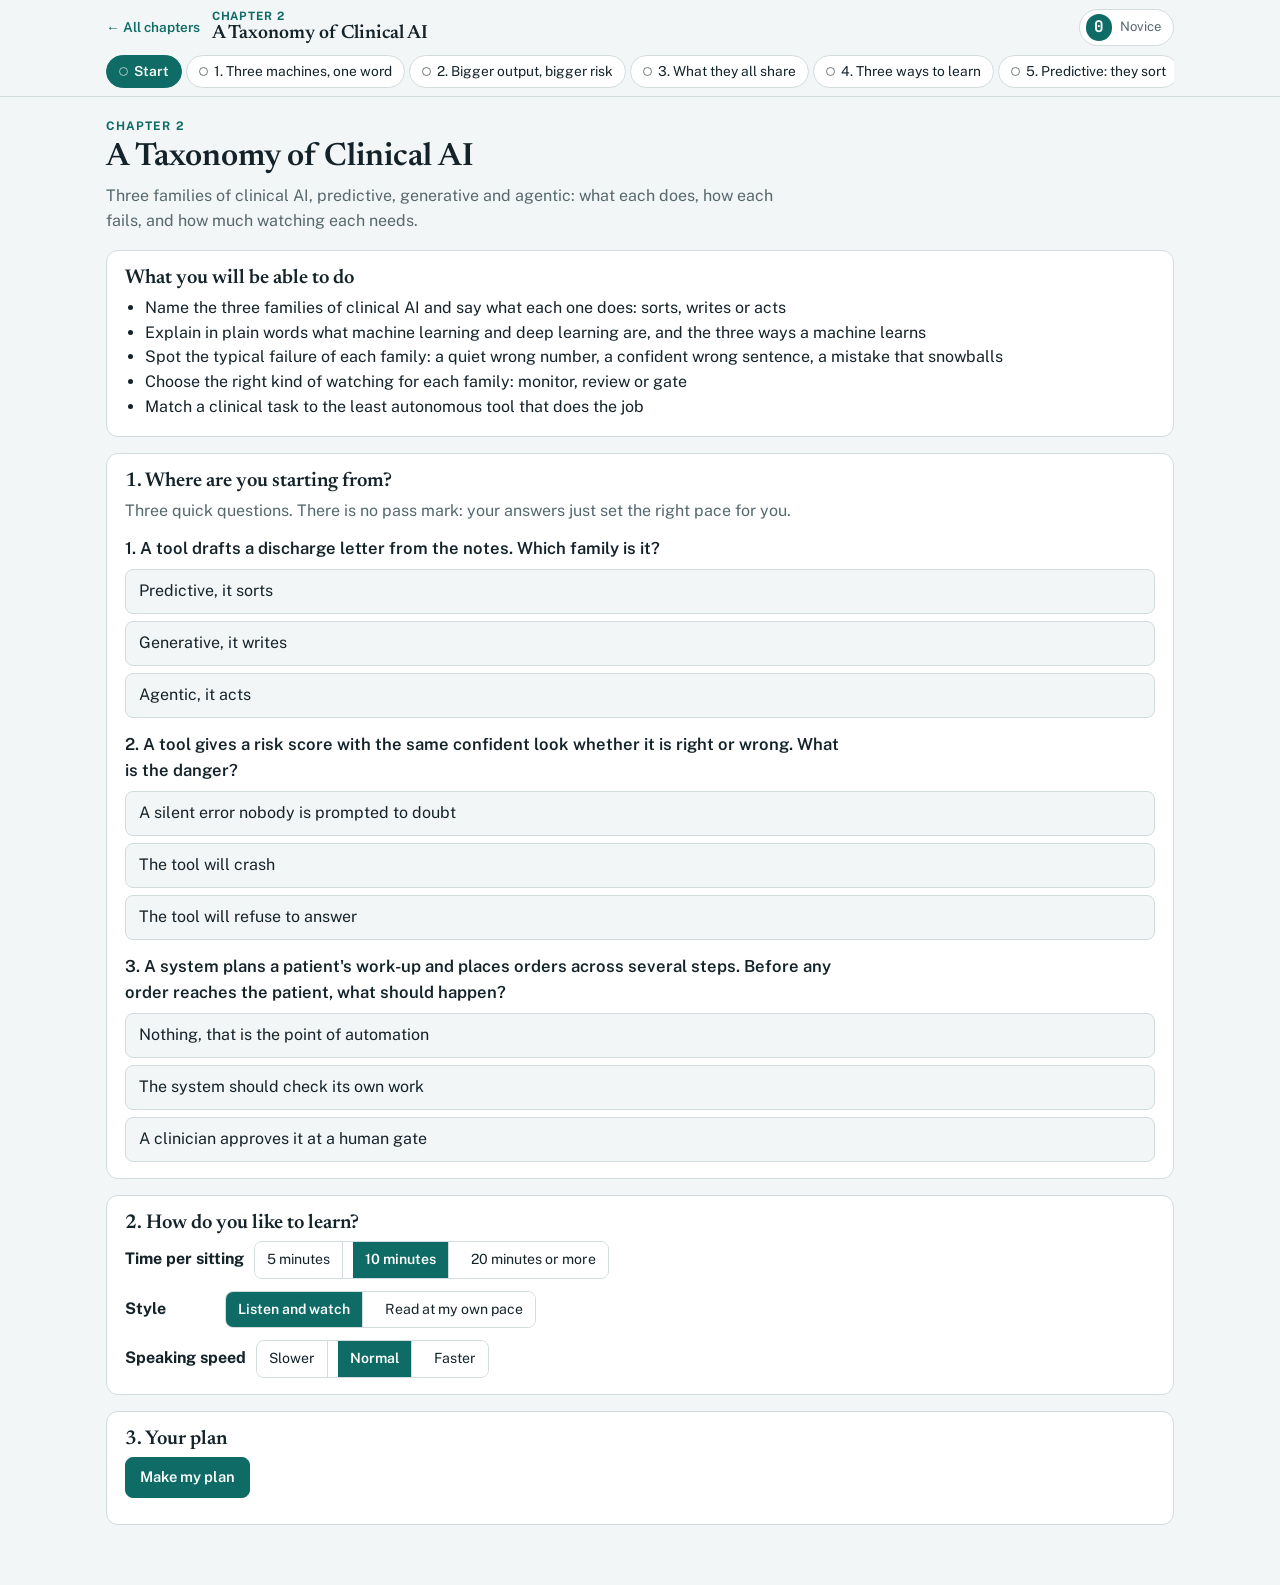
<file: ch02/index.html>
<!doctype html>
<html lang="en-GB">
<head>
<meta charset="utf-8">
<meta name="viewport" content="width=device-width, initial-scale=1, viewport-fit=cover">
<title>Chapter 2 · A Taxonomy of Clinical AI</title>
<meta name="description" content="Three families of clinical AI, predictive, generative and agentic: what each does, how each fails, and how much watching each needs.">
<link rel="preconnect" href="https://fonts.googleapis.com">
<link rel="preconnect" href="https://fonts.gstatic.com" crossorigin>
<link rel="stylesheet" href="https://fonts.googleapis.com/css2?family=Newsreader:opsz,wght@6..72,500;6..72,600&family=Public+Sans:wght@400;500;600;700&family=JetBrains+Mono:wght@400;600&display=swap">
<link rel="stylesheet" href="../assets/style.css">
</head>

<body>


<header class="top"><div class="wrap">
  <div class="bar">
    <a class="home" href="../index.html">← All chapters</a>
    <h1 id="chTitle"><small id="chNum"></small><span></span></h1>
    <button class="idx" id="idxChip" type="button" title="Your learning index for this chapter"><b id="idxVal">0</b><span id="idxLvl">Novice</span></button>
  </div>
  <nav class="menu" id="menu" aria-label="Chapter sections"></nav>
</div></header>
<main class="wrap" id="main"></main>
<script src="../assets/three.min.js"></script>
<script src="../assets/scenes.js"></script>
<script src="../assets/labs.js"></script>
<script src="../assets/music.js"></script>
<script>
/* Chapter 2: A Taxonomy of Clinical AI. Lesson narration, 3D scenes, games and tests. The shared engine is in ../assets/engine.js */
const CH = {"id": "ch02", "num": "2", "title": "A Taxonomy of Clinical AI", "summary": "Three families of clinical AI, predictive, generative and agentic: what each does, how each fails, and how much watching each needs.", "outcomes": ["Name the three families of clinical AI and say what each one does: sorts, writes or acts", "Explain in plain words what machine learning and deep learning are, and the three ways a machine learns", "Spot the typical failure of each family: a quiet wrong number, a confident wrong sentence, a mistake that snowballs", "Choose the right kind of watching for each family: monitor, review or gate", "Match a clinical task to the least autonomous tool that does the job"], "starter": [{"q": "A tool drafts a discharge letter from the notes. Which family is it?", "o": ["Predictive, it sorts", "Generative, it writes", "Agentic, it acts"], "a": 1}, {"q": "A tool gives a risk score with the same confident look whether it is right or wrong. What is the danger?", "o": ["A silent error nobody is prompted to doubt", "The tool will crash", "The tool will refuse to answer"], "a": 0}, {"q": "A system plans a patient's work-up and places orders across several steps. Before any order reaches the patient, what should happen?", "o": ["Nothing, that is the point of automation", "The system should check its own work", "A clinician approves it at a human gate"], "a": 2}], "lessons": [{"title": "Three machines, one word", "minutes": 2, "slides": [{"img": 3, "say": ["Welcome to Chapter 2, A Taxonomy of Clinical AI. I'm Sam, your tutor.", "A taxonomy is just a way of sorting things into named groups. This chapter sorts clinical AI into three families. No maths needed.", "Picture one clinician on one shift. She reads a discharge summary drafted by software. She gets an alert that a patient is getting worse. An assistant puts together a referral.", "All three are called AI. They look alike. Underneath, they are different machines that fail in different ways.", "A tool that grades eye photographs can give a wrong grade. A tool that writes can give you a confident sentence that is simply untrue, and it looks believable.", "Call them all just AI and you will choose the wrong safeguards. The right name gives the right expectations, and that keeps patients safe."], "scene": {"type": "graph", "title": "One shift, three tools all called AI, but they fail in different ways", "nodes": [{"id": "clin", "label": "One clinician,\none shift", "p": [0, 0.2, 1.0], "c": "violet", "shape": "sphere", "size": 1.2, "spin": true, "ls": 0.7}, {"id": "sum", "label": "Discharge summary\ndrafted by software", "p": [-4.4, 1.9, -0.6], "c": "cyan", "shape": "slab", "size": 0.9, "ls": 0.65}, {"id": "alert", "label": "Alert: patient\ngetting worse", "p": [0, 3.2, -1.6], "c": "cyan", "shape": "cyl", "size": 0.9, "ls": 0.65}, {"id": "ref", "label": "Assistant puts\ntogether a referral", "p": [4.4, 1.9, -0.6], "c": "cyan", "shape": "box", "size": 0.9, "ls": 0.65}, {"id": "grade", "label": "Eye-photo grader:\na wrong grade", "p": [-3.8, -0.4, 0.8], "c": "red", "shape": "ico", "size": 0.85, "ls": 0.65}, {"id": "sent", "label": "Writer: confident,\nuntrue sentence", "p": [3.8, -0.4, 0.8], "c": "red", "shape": "ico", "size": 0.85, "ls": 0.65}], "links": [["clin", "sum"], ["clin", "alert"], ["clin", "ref"], ["alert", "grade"], ["sum", "sent"]], "steps": ["all", "all", "all", ["sum", "alert", "ref"], "all", ["clin"], ["clin", "sum"], ["clin", "alert"], ["clin", "ref"], ["sum", "alert", "ref"], ["sum", "alert", "ref"], ["grade", "sent"], ["grade"], ["sent"], ["grade", "sent"], "all"]}}, {"img": 4, "say": ["Here is the map for the whole chapter. One root, three families.", "Blue is predictive. It sorts. It turns an input into a label or a risk score, such as grading an eye photograph.", "Violet is generative. It writes. It produces something new, such as a discharge summary.", "Teal is agentic. It acts. It plans and carries out several steps, such as a triage assistant.", "Follow the arrow left to right. The further right, the more the machine does on its own, and the more carefully you must watch it."], "scene": {"type": "stairs", "title": "One root, three families: further right means more autonomy and more watching", "levels": [{"label": "Predictive: it sorts\ne.g. eye photo grade", "c": "cyan"}, {"label": "Generative: it writes\ne.g. discharge summary", "c": "violet"}, {"label": "Agentic: it acts\ne.g. triage assistant", "c": "green"}], "flat": false, "steps": ["all", "all", 0, 0, 0, 1, 1, 1, 2, 2, 2, "all", 2]}}], "keyPoint": "Three families: predictive sorts, generative writes, agentic acts. Naming the family tells you how it fails and how closely to watch it.", "plain": ["Predictive: sorts an input into a label or score.", "Generative: writes something new, like a letter or summary.", "Agentic: plans and acts across several steps.", "Further right on the map means more autonomy and more watching."], "check": {"q": "Which family's job is best summed up as 'it writes'?", "o": ["Predictive", "Agentic", "Generative"], "a": 2, "e": "Generative systems, including chatbots, produce new text such as drafts, summaries and answers.", "retry": {"q": "Why does the chapter say naming the family is a clinical skill?", "o": ["It helps with billing codes", "Each family fails differently, so the name tells you which safeguard it needs", "Clinicians must learn to program"], "a": 1, "e": "The name sets the right expectations, and the right expectations keep patients safe."}}, "scenario": {"title": "One shift, three tools", "setting": "You are a ward sister. Over one shift you meet a deterioration alert, a software-drafted discharge summary, and an assistant that gathers results and books a follow-up.", "steps": [{"prompt": "Which of these could tell you something that nobody ever recorded?", "choices": [{"t": "The deterioration alert", "s": 0, "fb": "No. It gives a score. It does not write sentences."}, {"t": "The drafted discharge summary", "s": 2, "fb": "Right. A tool that writes can produce a confident sentence that is untrue."}, {"t": "None of them, they all use real data", "s": 0, "fb": "No. Generative tools create new text and can invent things."}]}, {"prompt": "Which one does the most on its own, and so needs the closest watching?", "choices": [{"t": "The assistant that gathers results and books follow-up", "s": 2, "fb": "Right. It acts across several steps, so it sits furthest right on the map."}, {"t": "The deterioration alert", "s": 0, "fb": "No. It sorts an input into a score and then stops."}, {"t": "The discharge summary tool", "s": 1, "fb": "It needs every draft read, but it does not act on the patient."}]}]}, "lab": {"type": "memory", "title": "Name the family", "prompt": "Flip the cards and match each term to what it means.", "pairs": [{"a": "Taxonomy", "b": "A way of sorting things into named groups"}, {"a": "Predictive", "b": "Sorts: turns an input into a label or score"}, {"a": "Generative", "b": "Writes: produces something new, like a summary"}, {"a": "Agentic", "b": "Acts: plans and carries out several steps"}, {"a": "Further right on the map", "b": "More autonomy, so more careful watching"}], "explain": "Predictive sorts, generative writes, agentic acts. Naming the family tells you how it fails and how closely to watch it."}}, {"title": "Bigger output, bigger risk", "minutes": 2, "slides": [{"img": 6, "say": ["This table puts the three families side by side. Read each column top to bottom.", "A predictive system maps an input to a label or score. A sepsis early-warning alert is one example. Its strength is fast, consistent detection. Its risk is that its scores quietly stop matching reality. So you check and keep checking its numbers.", "A generative system produces new text, such as a draft clinic letter. Its strength is fluent writing and pulling information together. Its risk is output that sounds right but is false. So someone reads every output.", "An agentic system plans and acts over several steps, such as organising a work-up. Its strength is handling multi-step work. Its risk is that mistakes build up from step to step. So every action passes through a gate.", "Now read across the bottom. As the output grows from a score, to a paragraph, to a chain of actions, the risk and the watching both grow with it.", "Remember the three risks as a trio. A quiet wrong number. A confident wrong sentence. A wrong step that snowballs.", "This is not a reason for fear. It is the reason the names are useful. They tell you which question to ask of each tool."], "scene": {"type": "stairs", "title": "Bigger output, bigger risk: a score, a paragraph, then a chain of actions", "levels": [{"label": "Predictive: a score\nQuiet wrong number\nKeep checking numbers", "c": "cyan"}, {"label": "Generative: new text\nConfident wrong sentence\nRead every output", "c": "violet"}, {"label": "Agentic: actions\nWrong step snowballs\nGate every action", "c": "red"}], "flat": false, "steps": ["all", "all", 0, 0, 0, 0, 0, 1, 1, 1, 1, 2, 2, 2, 2, "all", 2, "all", 0, 1, 2, "all", "all", "all"]}}], "keyPoint": "As the output grows from a score to a paragraph to a chain of actions, the risk and the oversight needed grow with it.", "plain": ["Predictive: a quiet wrong number. Keep checking its scores.", "Generative: a confident wrong sentence. Read every output.", "Agentic: a wrong step that snowballs. Gate every action.", "Bigger output means bigger risk and more watching."], "check": {"q": "Which pairing of family and main risk is correct?", "o": ["Predictive: a confident wrong sentence", "Generative: a wrong sentence that sounds right", "Agentic: a quiet wrong number"], "a": 1, "e": "Generative tools risk believable falsehoods. Predictive tools risk a quiet wrong number, and agentic tools risk a snowballing mistake.", "retry": {"q": "As a tool's output grows from a score to a chain of actions, what happens to the watching it needs?", "o": ["It stays the same", "It goes down", "It goes up"], "a": 2, "e": "Risk and oversight rise together with the size of the output."}}, "scenario": {"title": "The procurement shortlist", "setting": "Your trust is shortlisting three tools: a sepsis alert, a clinic letter drafter, and an assistant that organises pre-operative work-ups. A manager proposes the same oversight plan for all three.", "steps": [{"prompt": "What do you say?", "choices": [{"t": "Fine, they are all AI", "s": 0, "fb": "No. Each family fails differently and needs different watching."}, {"t": "Each needs its own plan: check scores, read every letter, gate every action", "s": 2, "fb": "Right. Monitor, review and gate are different habits for different risks."}, {"t": "Use the strictest plan for all three", "s": 1, "fb": "Safe, but reading every sepsis score would defeat the alert's purpose."}]}, {"prompt": "Which tool needs the heaviest oversight?", "choices": [{"t": "The sepsis alert", "s": 0, "fb": "No. It produces a score and stops."}, {"t": "The letter drafter", "s": 1, "fb": "It needs every draft read, but it does not act on patients."}, {"t": "The work-up assistant", "s": 2, "fb": "Right. It acts across steps, so every action must pass a human gate."}]}]}, "lab": {"type": "sort", "title": "Three tools, three plans", "prompt": "Sort each card under the family it belongs to.", "buckets": ["Predictive", "Generative", "Agentic"], "items": [{"t": "A sepsis early-warning alert", "b": 0, "why": "It maps an input to a score or label."}, {"t": "A draft clinic letter", "b": 1, "why": "It produces new text."}, {"t": "Organising a work-up over several steps", "b": 2, "why": "It plans and acts across steps."}, {"t": "A quiet wrong number", "b": 0, "why": "Scores can quietly stop matching reality."}, {"t": "A confident wrong sentence", "b": 1, "why": "Generative output can sound right but be false."}, {"t": "A wrong step that snowballs", "b": 2, "why": "Mistakes build up from step to step."}, {"t": "Check and keep checking its numbers", "b": 0, "why": "That is the watching a predictive tool needs."}, {"t": "Someone reads every output", "b": 1, "why": "That is the watching a writing tool needs."}, {"t": "Every action passes through a gate", "b": 2, "why": "That is the watching an acting tool needs."}], "explain": "As the output grows from a score to a paragraph to a chain of actions, the risk and the watching grow with it. One oversight plan does not fit all three."}}, {"title": "What they all share", "minutes": 2, "slides": [{"img": 7, "say": ["Before we look at each family, let's see what they have in common. Read this picture from top to bottom.", "At the top is machine learning. That means a computer that learns patterns from examples, instead of following rules someone wrote by hand.", "Inside it are three ways of learning: supervised, unsupervised and reinforcement. We will come to those next.", "Below that is deep learning. It is the most powerful kind of machine learning. It uses many layers of calculation and works out for itself which features in the data matter.", "A common mix-up: deep learning is not something separate from machine learning. It is one kind of it.", "The stack then splits into two applied fields. Natural language processing works with text, such as notes and letters. Computer vision works with images, such as scans and slides.", "At the bottom are everyday clinical tasks: triage, help with diagnosis, documentation, monitoring and decision support.", "Here is one path through the stack. An early-warning tool learns from past cases where the outcome is known. It is built as a deep network. It reads numbers, not pictures. And it feeds the monitoring task.", "The one-line takeaway: deep learning is the shared engine. The families differ only in what they are asked to produce."], "scene": {"type": "graph", "title": "Same engine, different jobs: machine learning and deep learning under every family", "nodes": [{"id": "ml", "label": "Machine learning:\nlearns from examples", "p": [0, 3.3, -1.6], "c": "cyan", "shape": "torus", "size": 1.0, "ls": 0.65}, {"id": "ways", "label": "Supervised,\nunsupervised,\nreinforcement", "p": [-4.4, 2.4, -1.0], "c": "slate", "shape": "slab", "size": 0.85, "ls": 0.6}, {"id": "dl", "label": "Deep learning: one\nkind, many layers", "p": [0, 1.8, -0.2], "c": "cyan", "shape": "ico", "size": 1.1, "spin": true, "ls": 0.65}, {"id": "nlp", "label": "Language processing:\nnotes, letters", "p": [-3.6, 0.4, 0.6], "c": "violet", "shape": "slab", "size": 0.9, "ls": 0.65}, {"id": "cv", "label": "Computer vision:\nscans, slides", "p": [3.6, 0.4, 0.6], "c": "violet", "shape": "box", "size": 0.9, "ls": 0.65}, {"id": "tasks", "label": "Tasks: triage, diagnosis,\ndocumentation, monitoring,\ndecision support", "p": [0, -0.5, 1.4], "c": "green", "shape": "cyl", "size": 0.9, "ls": 0.6}, {"id": "ew", "label": "Early-warning tool:\nlearns from known\noutcomes", "p": [4.4, 2.4, -1.0], "c": "amber", "shape": "sphere", "size": 0.85, "ls": 0.6}], "links": [["ml", "ways"], ["ml", "dl"], ["dl", "nlp"], ["dl", "cv"], ["nlp", "tasks"], ["cv", "tasks"], ["ew", "dl"], ["ew", "tasks"]], "steps": ["all", "all", ["ml"], ["ml"], ["ml", "ways"], ["ways"], ["dl"], ["dl"], ["dl"], ["ml", "dl"], ["ml", "dl"], ["nlp", "cv"], ["nlp"], ["cv"], ["tasks"], ["ew"], ["ew", "ways"], ["ew", "dl"], ["ew"], ["ew", "tasks"], ["dl"], "all"]}}], "keyPoint": "All three families rest on machine learning and deep learning. They differ only in what they are asked to produce.", "plain": ["Machine learning: learns patterns from examples, not hand-written rules.", "Deep learning: the most powerful kind of machine learning, with many layers. It is part of machine learning, not separate.", "Language processing works with text; computer vision works with images.", "Same engine, different jobs."], "check": {"q": "How does deep learning relate to machine learning?", "o": ["It is one kind of machine learning", "It replaced machine learning", "It is a kind of computer vision"], "a": 0, "e": "Deep learning is the most powerful kind of machine learning. It sits inside it, not beside it.", "retry": {"q": "Which applied field works with scans and slides?", "o": ["Natural language processing", "Computer vision", "Reinforcement learning"], "a": 1, "e": "Computer vision works with images. Natural language processing works with text."}}, "scenario": {"title": "The supplier's buzzwords", "setting": "A supplier presents a tool that reads pathology slides. The brochure says it uses 'deep learning, not machine learning' and 'natural language processing'.", "steps": [{"prompt": "What is wrong with 'deep learning, not machine learning'?", "choices": [{"t": "Nothing, they are rivals", "s": 0, "fb": "No. Deep learning is one kind of machine learning."}, {"t": "Deep learning is part of machine learning, so the claim does not make sense", "s": 2, "fb": "Right. It is a sign the brochure is using words loosely."}, {"t": "Deep learning is older and weaker", "s": 0, "fb": "No. Deep learning is the most powerful kind of machine learning."}]}, {"prompt": "A tool that reads slides belongs to which applied field?", "choices": [{"t": "Computer vision", "s": 2, "fb": "Right. Slides are images, so this is computer vision, not language processing."}, {"t": "Natural language processing", "s": 0, "fb": "No. That works with text, not pictures."}, {"t": "Both equally", "s": 1, "fb": "Only if it also reads the written report. Reading slides is computer vision."}]}]}, "lab": {"type": "match", "title": "Untangle the buzzwords", "prompt": "Match each term to its plain-English meaning.", "pairs": [{"a": "Machine learning", "b": "A computer that learns patterns from examples instead of hand-written rules"}, {"a": "Deep learning", "b": "The most powerful kind of machine learning, using many layers; part of it, not separate"}, {"a": "Natural language processing", "b": "Works with text, such as notes and letters"}, {"a": "Computer vision", "b": "Works with images, such as scans and slides"}, {"a": "Clinical tasks", "b": "Triage, help with diagnosis, documentation, monitoring and decision support"}], "explain": "Deep learning is one kind of machine learning and the shared engine. The families differ only in what they are asked to produce."}}, {"title": "Three ways to learn", "minutes": 2, "slides": [{"img": 9, "say": ["A machine can be taught in three ways. The only real difference is the kind of feedback it gets.", "Supervised learning learns from labelled examples. Labelled just means past cases where we already know the answer. Show it thousands of scans marked normal or abnormal, and it learns to label new ones.", "This is the workhorse of clinical AI, because medical records already contain the answers: a confirmed diagnosis, a known length of stay.", "The catch: it needs accurate labels, and lots of them. A supervised tool is only ever as good as its labels.", "If past labels were skewed, the tool learns the skew. One real tool under-served Black patients this way, because it leaned on health-cost data that tracked race.", "Unsupervised learning gets no labels. It just groups similar cases, for example sorting patients into subtypes. A person still has to work out what the groups mean.", "Reinforcement learning learns by trial and feedback. It suits decisions made in sequence, such as adjusting a treatment over time. But it is hard to test safely on real patients.", "One more warning. A tool that shines on tidy study data can stumble on messy real-world data.", "For the ward, the lesson is this. Knowing how a tool learned is your first clue to where it might go wrong."], "scene": {"type": "graph", "title": "Three ways to learn: the only real difference is the kind of feedback", "nodes": [{"id": "hub", "label": "Kind of\nfeedback", "p": [0, 0.2, 1.0], "c": "slate", "shape": "ico", "size": 1.1, "spin": true, "ls": 0.7}, {"id": "sup", "label": "Supervised:\nlabelled past cases", "p": [-4.4, 1.9, -0.6], "c": "cyan", "shape": "box", "size": 0.95, "ls": 0.65}, {"id": "uns", "label": "Unsupervised:\nno labels, groups", "p": [0, 3.2, -1.6], "c": "violet", "shape": "sphere", "size": 0.95, "ls": 0.65}, {"id": "rl", "label": "Reinforcement:\ntrial and feedback", "p": [4.4, 1.9, -0.6], "c": "amber", "shape": "torus", "size": 0.95, "ls": 0.65}, {"id": "skew", "label": "Skewed labels\nteach a skewed tool", "p": [-3.8, -0.4, 0.8], "c": "red", "shape": "shield", "size": 0.85, "ls": 0.65}, {"id": "messy", "label": "Tidy study data vs\nmessy real data", "p": [3.8, -0.4, 0.8], "c": "red", "shape": "shield", "size": 0.85, "ls": 0.65}], "links": [["hub", "sup"], ["hub", "uns"], ["hub", "rl"], ["sup", "skew"], ["hub", "messy"]], "steps": ["all", ["hub"], ["sup"], ["sup"], ["sup"], ["sup"], ["sup", "skew"], ["sup", "skew"], ["skew"], ["skew"], ["uns"], ["uns"], ["uns"], ["rl"], ["rl"], ["rl"], ["messy"], ["messy"], "all", "all"]}}], "keyPoint": "Supervised learns from labelled answers, unsupervised finds groups, reinforcement learns by trial. A supervised tool is only as good as its labels.", "plain": ["Supervised: learns from past cases with known answers. Most clinical AI.", "Unsupervised: groups similar cases. A person must say what the groups mean.", "Reinforcement: learns by trial and feedback. Hard to test safely on patients.", "Skewed labels teach a skewed tool."], "check": {"q": "Why is supervised learning the workhorse in hospitals?", "o": ["It needs no data", "Records already contain the answers, such as confirmed diagnoses", "It is the only kind that works with images"], "a": 1, "e": "Supervised learning needs past cases with known answers, and medical records naturally provide them.", "retry": {"q": "A tool groups patients into subtypes without being told any answers. Which way of learning is this?", "o": ["Supervised", "Reinforcement", "Unsupervised"], "a": 2, "e": "No labels, just finding groups: that is unsupervised learning."}}, "scenario": {"title": "The research proposal", "setting": "A research team asks your ethics committee to approve a tool that learns the best insulin doses by trying doses on patients and watching the results.", "steps": [{"prompt": "Which way of learning is this, and what is the concern?", "choices": [{"t": "Reinforcement learning, and it is hard to test safely on real patients", "s": 2, "fb": "Right. Learning by trial and feedback on patients is the chapter's named concern."}, {"t": "Supervised learning, and the labels may be wrong", "s": 0, "fb": "No. Nobody gives it the right dose in advance. It learns by trying."}, {"t": "Unsupervised learning, and the groups may mean nothing", "s": 0, "fb": "No. It is not grouping cases."}]}, {"prompt": "The team also offers a supervised tool that learned from past records of which patients were readmitted. What do you ask first?", "choices": [{"t": "How accurate are the labels, and were they skewed?", "s": 2, "fb": "Right. A supervised tool is only as good as its labels, and skewed labels teach a skewed tool."}, {"t": "How fast does it run?", "s": 0, "fb": "Speed is not the key question."}, {"t": "How many records did it use?", "s": 1, "fb": "Useful, but quality of the labels matters more than their number."}]}]}, "lab": {"type": "rush", "title": "Learning style speed round", "seconds": 60, "prompt": "Beat the clock: sort each card by how the machine learns.", "buckets": ["Supervised", "Unsupervised", "Reinforcement"], "items": [{"t": "Learns from labelled examples", "b": 0}, {"t": "Scans marked normal or abnormal", "b": 0}, {"t": "Records with confirmed diagnoses", "b": 0}, {"t": "Needs accurate labels, and lots of them", "b": 0}, {"t": "Skewed labels teach a skewed tool", "b": 0}, {"t": "Gets no labels", "b": 1}, {"t": "Groups similar cases", "b": 1}, {"t": "Sorting patients into subtypes", "b": 1}, {"t": "A person must work out what groups mean", "b": 1}, {"t": "Learns by trial and feedback", "b": 2}, {"t": "Adjusting a treatment over time", "b": 2}, {"t": "Hard to test safely on real patients", "b": 2}], "explain": "Knowing how a tool learned is your first clue to where it might go wrong. A supervised tool is only ever as good as its labels."}}, {"title": "Predictive: they sort", "minutes": 3, "slides": [{"img": 10, "say": ["Now the first family in detail: predictive systems. This is the oldest and best-tested family.", "Follow the boxes left to right. An input arrives, such as an eye photograph. It is turned into numbers. The model scores them. Out comes a probability or a label.", "In the example, the tool gives a 0.93 chance of disease needing referral. The clinician confirms. It scored the image. It did not write anything.", "One key idea is calibration. If the tool says ninety per cent, about ninety in a hundred such patients should really have the condition.", "Calibration is not accuracy. Accuracy is how often it is right. Calibration is whether its stated chances come true. A tool can have one without the other."], "scene": {"type": "graph", "title": "Predictive tools score, they never write; calibration is not accuracy", "nodes": [{"id": "in", "label": "Eye photo\narrives", "p": [-5, 2.9, -1.2], "c": "slate", "shape": "slab", "size": 0.8, "ls": 0.6}, {"id": "num", "label": "Turned into\nnumbers", "p": [-2.5, 2.9, -1.2], "c": "cyan", "shape": "box", "size": 0.8, "ls": 0.6}, {"id": "mod", "label": "Model\nscores", "p": [0, 2.9, -1.2], "c": "cyan", "shape": "ico", "size": 0.9, "spin": true, "ls": 0.6}, {"id": "out", "label": "0.93 chance:\nrefer", "p": [2.5, 2.9, -1.2], "c": "amber", "shape": "cyl", "size": 0.8, "ls": 0.6}, {"id": "clin", "label": "Clinician\nconfirms", "p": [5, 2.9, -1.2], "c": "violet", "shape": "sphere", "size": 0.8, "ls": 0.6}, {"id": "cal", "label": "Calibration: do its\nstated chances come true?", "p": [-2.6, 0.2, 1.0], "c": "green", "shape": "torus", "size": 0.9, "ls": 0.62}, {"id": "acc", "label": "Accuracy: how\noften it is right", "p": [2.6, 0.2, 1.0], "c": "slate", "shape": "torus", "size": 0.9, "ls": 0.62}], "links": [["in", "num"], ["num", "mod"], ["mod", "out"], ["out", "clin"], ["out", "cal"], ["out", "acc"]], "steps": ["all", "all", ["in", "num", "mod", "out", "clin"], ["in"], ["num"], ["mod"], ["out"], ["out"], ["clin"], ["mod", "out"], ["mod", "out"], ["cal"], ["cal"], ["cal", "acc"], ["acc"], ["cal"], ["cal", "acc"]]}}, {"img": 12, "say": ["How do predictive tools fail? The key word is silent.", "They never crash or refuse. They answer every input. They look just as confident when wrong as when right. So a wrong label arrives with no flag.", "Two forces cause this. The world shifts: new patients, a new scanner, a new way of coding. Or the labels were skewed, as in the cost-based tool.", "The watching needed is specific. Not reading every output. Three habits instead. Test it on your own patients first. Check its numbers stay calibrated. Keep monitoring for drift.", "Done this way, this is the safest family of the three."], "scene": {"type": "graph", "title": "Predictive tools fail silently: test locally, check calibration, monitor for drift", "nodes": [{"id": "hub", "label": "Silent failure:\nwrong label, no flag", "p": [0, 1.4, 1.0], "c": "red", "shape": "ico", "size": 1.2, "spin": true, "ls": 0.65}, {"id": "shift", "label": "World shifts: new\npatients, scanner,\ncoding", "p": [-4.4, 2.6, -0.8], "c": "amber", "shape": "cyl", "size": 0.85, "ls": 0.6}, {"id": "skew", "label": "Skewed labels\n(cost-based tool)", "p": [-4.4, 0.2, 0.2], "c": "amber", "shape": "cyl", "size": 0.85, "ls": 0.6}, {"id": "test", "label": "Test on your\nown patients", "p": [4.4, 3.3, -1.4], "c": "green", "shape": "shield", "size": 0.8, "ls": 0.62}, {"id": "cal", "label": "Check it stays\ncalibrated", "p": [4.4, 1.5, -0.4], "c": "green", "shape": "shield", "size": 0.8, "ls": 0.62}, {"id": "drift", "label": "Keep monitoring\nfor drift", "p": [4.4, -0.3, 0.6], "c": "green", "shape": "shield", "size": 0.8, "ls": 0.62}], "links": [["shift", "hub"], ["skew", "hub"], ["hub", "test"], ["hub", "cal"], ["hub", "drift"]], "steps": ["all", ["hub"], ["hub"], ["hub"], ["hub"], ["hub"], ["shift", "skew"], ["shift"], ["skew"], ["test", "cal", "drift"], ["test", "cal", "drift"], ["test", "cal", "drift"], ["test"], ["cal"], ["drift"], "all"]}}], "keyPoint": "Predictive tools sort an input into a label or score and never create anything. They fail silently, so test locally, check calibration and keep monitoring.", "plain": ["Input goes in, a score or label comes out. It sorts; it never writes.", "Calibration: if it says ninety per cent, about ninety in a hundred should have the condition.", "The failure is silent: a wrong answer looks just as confident as a right one.", "Three habits: test locally, check calibration, monitor for drift."], "check": {"q": "A well-calibrated tool gives a group of patients a score of 0.9. What should you expect?", "o": ["About 90 in every 100 of them have the condition", "The tool is right 90 per cent of the time on all tasks", "90 per cent of the data was used"], "a": 0, "e": "Calibration means stated chances match what really happens. A score of 0.9 should come true about nine times in ten.", "retry": {"q": "What is the defining limit of a predictive tool?", "o": ["It cannot work with images", "It sorts what it is given but never creates new content", "It needs a human gate before every action"], "a": 1, "e": "A predictive tool draws a line between classes. It sorts, it does not write."}}, "scenario": {"title": "The early-warning tool", "setting": "A supplier's deterioration tool scored brilliantly in a published study at a large hospital abroad. Your district general hospital serves an older population and uses different monitors.", "steps": [{"prompt": "What is your main concern?", "choices": [{"t": "The tool will start writing false notes", "s": 0, "fb": "No. Predictive tools do not write anything."}, {"t": "The shift in patients and equipment could undo its published performance, silently", "s": 2, "fb": "Right. Different population, different monitors: the classic cause of silent failure."}, {"t": "The tool will refuse to give answers", "s": 0, "fb": "No. The danger is the opposite: it answers confidently even when it should not."}]}, {"prompt": "The supplier says it is '92 per cent accurate'. What do you ask?", "choices": [{"t": "Is it also calibrated? When it says 80 per cent, do about 80 in 100 deteriorate?", "s": 2, "fb": "Right. Accuracy and calibration are different, and a tool can have one without the other."}, {"t": "Can it run on tablets?", "s": 0, "fb": "Not the key question."}, {"t": "How many hospitals use it?", "s": 1, "fb": "Popularity is weak evidence. Ask about calibration on patients like yours."}]}, {"prompt": "Your IT lead suggests a nurse reads every score before it is shown. Is that the right oversight?", "choices": [{"t": "Yes, review everything", "s": 0, "fb": "No. That defeats the purpose of an alert. The habits are test, calibrate and monitor."}, {"t": "No. Test it on your own patients first, then check calibration and monitor for drift", "s": 2, "fb": "Right. Predictive tools need specific, ongoing checks, not a reader for every output."}, {"t": "Just switch it on and see", "s": 0, "fb": "Unsafe. Silent errors would go unnoticed."}]}]}, "lab": {"type": "spot", "title": "The early-warning tool", "prompt": "Read the business case for a new deterioration tool and tap every warning sign.", "parts": [{"lbl": "Context", "t": "Our district general hospital serves an older population and uses different monitors from the study site.", "bad": true, "why": "A shift in patients and equipment can silently undo published performance."}, {"lbl": "Go-live plan", "t": "Switch it on next week, as the published study shows it works.", "bad": true, "why": "A study elsewhere is not enough; test it on your own patients first."}, {"lbl": "Supplier evidence", "t": "The supplier says it is 92 per cent accurate, but offers no calibration data.", "bad": true, "why": "Accuracy is not calibration, and a tool can have one without the other."}, {"lbl": "Monitoring", "t": "No ongoing checks are planned, because the tool would crash or refuse if it went wrong.", "bad": true, "why": "Predictive tools fail silently: they answer every input and look just as confident when wrong."}, {"lbl": "What it does", "t": "The tool gives each patient a risk score. It does not write notes.", "bad": false, "why": "That is exactly what a predictive tool should do: it sorts, it never writes."}, {"lbl": "Ward note", "t": "The nurse in charge confirms each alert before escalating.", "bad": false, "why": "The clinician confirms the score, as in the lesson's example."}, {"lbl": "Audit", "t": "The quality team will check whether its stated chances come true on our wards.", "bad": false, "why": "That is a calibration check, one of the three habits."}, {"lbl": "Data team", "t": "A dashboard will track its scores over time so drift is spotted early.", "bad": false, "why": "Keep monitoring for drift is one of the three habits."}], "explain": "Predictive tools fail silently. The safe habits are to test locally, check calibration and keep monitoring for drift."}}, {"title": "Generative: they write", "minutes": 2, "slides": [{"img": 13, "say": ["The second family does something the first cannot. It produces new material: text, a summary, an answer.", "Compare it with the eye tool. That one scored an image and wrote nothing. This one writes something that did not exist before. That is both its value and its danger.", "Follow the flow. A huge amount of text is used to train a foundation model. That is a big, general-purpose model that can later be adapted to many jobs.", "The engine inside is surprisingly simple. It predicts the next word. Then the next. Again and again.", "The foundation model is then adapted to a clinical purpose, either by extra training or by careful instructions.", "Now it can draft a note, summarise a record, or answer a question.", "Look at the amber gate. Every one of those outputs passes a human review before it reaches the record. The gate is drawn as part of the system, not as an extra.", "The red note names the hazard: hallucination. Ask the tool to summarise a clinic letter, and it may quietly invent a medicine the patient never took. Fluent, confident, and wrong."], "scene": {"type": "stairs", "title": "Generative tools write something new; every output passes a human review gate", "flat": true, "levels": [{"label": "Huge amount\nof text", "c": "slate"}, {"label": "Foundation model:\nnext word, again", "c": "cyan"}, {"label": "Adapted for\nclinical use", "c": "cyan"}, {"label": "Draft, summary\nor answer", "c": "violet"}, {"label": "Human review\ngate", "c": "amber"}, {"label": "Into the\nrecord", "c": "green"}], "steps": ["all", 3, "all", "all", 3, 3, "all", 0, 1, 1, 1, 1, 1, 2, 3, 4, 4, 4, 3, 3, 3]}}], "keyPoint": "A generative tool predicts the next word, over and over, to write new text. A human review gate is part of the system, not an optional extra.", "plain": ["It writes something new, unlike a predictive tool which only sorts.", "Underneath, it guesses the next word, again and again.", "Hallucination: a fluent, confident sentence that is false.", "Every output passes a human reader before it reaches the record."], "check": {"q": "In plain terms, how does a large language model produce text?", "o": ["It looks up answers in a medical database", "It copies paragraphs from the record", "It predicts the next word, again and again"], "a": 2, "e": "The engine is next-word prediction, repeated. Nothing in that checks whether the words are true.", "retry": {"q": "What is hallucination?", "o": ["A fluent, confident output that is false", "A tool refusing to answer", "A crash caused by too much data"], "a": 0, "e": "Hallucination is a believable but untrue output, stated as confidently as a true one."}}, "scenario": {"title": "The invented medicine", "setting": "A language model summarises a long clinic letter for the ward. The summary lists a blood thinner that the patient has never taken.", "steps": [{"prompt": "What happened?", "choices": [{"t": "The patient forgot to mention stopping it", "s": 0, "fb": "Unlikely. The medicine appears nowhere in the source letter."}, {"t": "The tool hallucinated a plausible medicine", "s": 2, "fb": "Right. It predicted likely words, and a blood thinner often appears in such letters."}, {"t": "A typing error", "s": 0, "fb": "No. A whole invented medicine is not a typo."}]}, {"prompt": "Which safeguard would have caught this?", "choices": [{"t": "Trusting the summary because it reads well", "s": 0, "fb": "No. Reading well is exactly what makes hallucination dangerous."}, {"t": "A clinician checking the summary against the source letter before it enters the record", "s": 2, "fb": "Right. The human review gate is part of the system for this reason."}, {"t": "Asking a second language model to check it", "s": 1, "fb": "It may help, but a second writer is not a reader. A person must check against the source."}]}]}, "lab": {"type": "order", "title": "From text to the record", "prompt": "Put the stages of a generative tool in the right order.", "items": ["A huge amount of text is collected", "A foundation model is trained to predict the next word", "The model is adapted to a clinical purpose", "It drafts a note, summary or answer", "A human reviews the output", "The checked output reaches the record"], "explain": "The human review gate is part of the system, not an optional extra. A fluent draft can still invent a medicine the patient never took."}}, {"title": "Plausible is not true", "minutes": 2, "slides": [{"img": 15, "say": ["Let's look harder at the risk. The headline is: plausibility is not truth.", "The tool's strength and its danger are the same thing. It is built to produce language that sounds right. When it has no good answer, it does not fall silent. It produces a confident one anyway.", "There is a human half to this risk too. We call it automation bias. It is our habit of waving through a smooth, confident answer without checking. It gets worse under time pressure on a busy ward.", "So the risk is part machine, part human. And because it is built into how these tools work, not an occasional glitch, several authors argue they need their own stricter rules.", "The safeguard is simple to say. Every clinically important output is read by a competent person, ideally against the source, before it counts.", "And design the workflow so that review is easy. A rushed review becomes a rubber stamp.", "Try this in your head. A fluent discharge summary with one invented medicine. Skimming it at the end of a long shift, would you spot it?", "Here is the rule. A system that writes must be checked by a reader, every time."], "scene": {"type": "graph", "title": "Plausible is not true: part machine, part human, so a reader checks every time", "nodes": [{"id": "sound", "label": "Built to\nsound right", "p": [-4.4, 3.0, -1.2], "c": "cyan", "shape": "ico", "size": 0.95, "ls": 0.65}, {"id": "conf", "label": "No good answer?\nConfident anyway", "p": [-4.4, 0.4, 0.6], "c": "red", "shape": "ico", "size": 0.95, "ls": 0.65}, {"id": "bias", "label": "Automation bias:\nwaved through", "p": [0, 3.0, -1.2], "c": "violet", "shape": "sphere", "size": 0.95, "ls": 0.65}, {"id": "press", "label": "Worse under\ntime pressure", "p": [0, 0.4, 0.6], "c": "amber", "shape": "cyl", "size": 0.95, "ls": 0.65}, {"id": "read", "label": "A competent reader\nchecks vs source", "p": [4.4, 3.0, -1.2], "c": "green", "shape": "shield", "size": 0.95, "ls": 0.65}, {"id": "easy", "label": "Make review easy,\nnot a rubber stamp", "p": [4.4, 0.4, 0.6], "c": "green", "shape": "shield", "size": 0.95, "ls": 0.65}], "links": [["sound", "conf"], ["bias", "press"], ["sound", "bias"], ["bias", "read"], ["press", "easy"], ["read", "easy"]], "steps": ["all", ["sound", "conf"], ["sound"], ["sound"], ["conf"], ["conf"], ["bias"], ["bias"], ["bias"], ["press"], ["sound", "conf", "bias", "press"], ["sound", "conf"], ["read", "easy"], ["read"], ["easy"], ["easy"], ["conf", "press"], ["conf"], ["press"], ["read"], "all"]}}], "keyPoint": "Generative tools are built to sound right, and busy people tend to wave through confident text. So a system that writes must be checked by a reader, every time.", "plain": ["Sounding right and being right are different things.", "Automation bias: we accept smooth, confident text without checking, especially when busy.", "The risk is built in, so review is built in too.", "Make review easy, or it becomes a rubber stamp."], "check": {"q": "What is automation bias?", "o": ["A tool favouring certain patients", "Our tendency to accept smooth, confident output without checking", "Bias caused by automated data entry"], "a": 1, "e": "Automation bias is the human half of the risk. It gets worse under time pressure.", "retry": {"q": "A generative tool has no good answer to your question. What does it usually do?", "o": ["Says it does not know", "Crashes", "Produces a confident answer anyway"], "a": 2, "e": "It is built to sound plausible, so it fills the gap with confident text rather than staying silent."}}, "scenario": {"title": "The end-of-shift letters", "setting": "Your clinic has introduced an AI letter drafter. Doctors are asked to approve twenty drafts in the last ten minutes of the day.", "steps": [{"prompt": "What is the problem with this arrangement?", "choices": [{"t": "Twenty letters is too few to be worth it", "s": 0, "fb": "No. The problem is the review, not the number."}, {"t": "Rushed review becomes a rubber stamp, so invented details will slip through", "s": 2, "fb": "Right. Automation bias is worst under time pressure. Review must be real."}, {"t": "The tool should write fewer letters", "s": 0, "fb": "No. The fix is in how review is done."}]}, {"prompt": "A consultant says the drafts 'always read perfectly' so a quick skim is enough. What do you say?", "choices": [{"t": "Agree, good writing means good content", "s": 0, "fb": "No. Plausible is not true. Smooth text is exactly what hides a hallucination."}, {"t": "Reading well is not the same as being right. Each letter should be checked against the notes", "s": 2, "fb": "Right. A system that writes must be checked by a reader, every time."}, {"t": "Suggest checking one letter in five", "s": 1, "fb": "Better than nothing, but four in five would reach patients unchecked."}]}]}, "lab": {"type": "spot", "title": "The end-of-shift letters", "prompt": "Read this note about a clinic's new AI letter drafter and tap every warning sign.", "parts": [{"lbl": "Set-up", "t": "Doctors approve twenty AI-drafted letters in the last ten minutes of the day.", "bad": true, "why": "Rushed review becomes a rubber stamp, and automation bias is worst under time pressure."}, {"lbl": "Consultant", "t": "The drafts always read perfectly, so a quick skim is enough.", "bad": true, "why": "Plausible is not true: smooth text is exactly what hides a made-up detail."}, {"lbl": "One draft", "t": "A letter lists a blood thinner that appears nowhere in the clinic notes.", "bad": true, "why": "That is a hallucination: a fluent, confident detail that is false."}, {"lbl": "Checking", "t": "Each letter is checked against the clinic notes before it is sent.", "bad": false, "why": "Reading against the source is the safeguard the lesson describes."}, {"lbl": "Workflow", "t": "Review time is built into each clinic session, not left to the end of the day.", "bad": false, "why": "Designing the workflow so review is easy keeps it real."}, {"lbl": "Policy", "t": "No letter counts until a competent clinician has read it.", "bad": false, "why": "A system that writes must be checked by a reader, every time."}], "explain": "Generative tools are built to sound right, and busy people wave confident text through. A system that writes must be checked by a reader, every time."}}, {"title": "Agentic: they act", "minutes": 3, "slides": [{"img": 16, "say": ["The third family is the newest and least settled. If a predictive tool judges and a generative tool writes, an agent acts.", "An agent does not stop at an answer. It works towards a goal across several steps.", "Three ingredients make it agentic. A goal, not just a question. Tools, such as searching a guideline or querying the record. And memory, so it can plan ahead.", "Follow the loop. The agent looks at the chart. It plans. It acts, using a tool. It checks the result and remembers it. And round again.", "Now the amber gate at the bottom. A triage assistant spots a rising early-warning score. It plans an escalation and drafts the orders. Then it stops and waits for a clinician to approve."], "scene": {"type": "graph", "title": "An agent pursues a goal: look, plan, act, check, and round again, then waits at the gate", "nodes": [{"id": "goal", "label": "A goal, not\njust a question", "p": [0, 0.6, 1.2], "c": "violet", "shape": "sphere", "size": 1.1, "spin": true, "ls": 0.65}, {"id": "look", "label": "Look at\nthe chart", "p": [-4.4, 2.6, -1.0], "c": "cyan", "shape": "box", "size": 0.85, "ls": 0.65}, {"id": "plan", "label": "Plan", "p": [0, 3.3, -1.6], "c": "cyan", "shape": "box", "size": 0.85, "ls": 0.7}, {"id": "act", "label": "Act with a tool:\nguideline, record", "p": [4.4, 2.6, -1.0], "c": "cyan", "shape": "box", "size": 0.85, "ls": 0.65}, {"id": "check", "label": "Check result,\nremember it", "p": [4.0, 0.0, 0.8], "c": "cyan", "shape": "box", "size": 0.85, "ls": 0.65}, {"id": "gate", "label": "Amber gate:\nclinician approves", "p": [-4.0, 0.0, 0.8], "c": "amber", "shape": "shield", "size": 0.95, "ls": 0.65}], "links": [["look", "plan"], ["plan", "act"], ["act", "check"], ["check", "look"], ["goal", "plan"], ["act", "gate"]], "steps": ["all", ["act"], ["goal"], ["goal"], ["goal", "act", "check"], ["goal"], ["act"], ["check"], ["look", "plan", "act", "check"], ["look"], ["plan"], ["act"], ["check"], ["look", "plan", "act", "check"], ["gate"], ["look"], ["plan"], ["gate"]]}}, {"img": 18, "say": ["The signature danger here is the snowball. The agent misreads one result. It plans on that mistake. It orders on that mistake. Then it acts on it, several times over.", "A single score or draft contains its own mistake. A chain of actions does not. The error feeds the next step and grows as it travels.", "So the rule is firm. Any step that touches a patient passes a human gate first. That gate is a hard boundary, not a suggestion.", "Agentic systems are still immature. Almost all real deployments keep a person firmly in the loop."], "scene": {"type": "stairs", "title": "The snowball: one misread grows step by step, so gate any step that touches a patient", "flat": false, "levels": [{"label": "Misreads\none result", "c": "amber"}, {"label": "Plans on\nthe mistake", "c": "amber"}, {"label": "Orders on\nthe mistake", "c": "red"}, {"label": "Acts on it,\nseveral times", "c": "red"}, {"label": "Human gate before\nany patient step", "c": "green"}], "steps": ["all", 0, 1, 2, 3, 0, 3, 3, 4, 4, 4, 4, "all"]}}], "keyPoint": "An agent pursues a goal across steps using tools and memory. One early error can snowball, so any step that touches a patient passes a human gate first.", "plain": ["Three ingredients: a goal, tools, and memory.", "The loop: look, plan, act, check, and round again.", "An early mistake feeds every later step and grows.", "Gate every action that touches a patient. Agents are still immature."], "check": {"q": "Which three ingredients make a system agentic?", "o": ["A goal, tools and memory", "Labels, features and a classifier", "A text corpus and careful instructions"], "a": 0, "e": "An agent pursues a goal, uses tools such as record queries, and keeps a memory so it can plan over several steps.", "retry": {"q": "Why are mistakes by agentic systems especially dangerous?", "o": ["They are always large and dramatic", "One early mistake feeds the next step and grows", "They only happen during training"], "a": 1, "e": "A chain of actions lets an early error travel and snowball before anyone notices."}}, "scenario": {"title": "Where to put the gate", "setting": "Your trust is piloting a triage assistant. It reads vital signs, plans an escalation, drafts orders, and can send them to pharmacy. The project lead wants it fully automatic to save time.", "steps": [{"prompt": "Where must a human gate sit?", "choices": [{"t": "Before any step that acts on the patient, such as sending orders", "s": 2, "fb": "Right. The gate stops an early misreading from travelling into orders and treatment."}, {"t": "Only at the end of the week, in an audit", "s": 0, "fb": "Too late. By then an error has acted on the patient many times."}, {"t": "Before it reads the vital signs", "s": 0, "fb": "Reading data is harmless. The gate belongs before actions."}]}, {"prompt": "The lead says the assistant 'is autonomous, so it replaces the clinician'. What is the right correction?", "choices": [{"t": "Agreed, that is what agentic means", "s": 0, "fb": "No. Agentic does not mean unsupervised."}, {"t": "Responsible deployments keep a person firmly in the loop; the technology is still immature", "s": 2, "fb": "Right. More autonomy demands tighter oversight, not less."}, {"t": "It can replace junior staff but not consultants", "s": 1, "fb": "No. The gate is about patient safety, not seniority."}]}]}, "lab": {"type": "order", "title": "Where the gate goes", "prompt": "Put the triage assistant's steps in the safe order.", "items": ["Reads the vital signs", "Spots a rising early-warning score", "Plans an escalation", "Drafts the orders", "Stops and waits for a clinician to approve", "Orders are sent to pharmacy"], "explain": "Any step that touches a patient passes a human gate first. The gate stops an early mistake from snowballing into orders and treatment."}}, {"title": "Match the tool to the task", "minutes": 3, "slides": [{"img": 19, "say": ["Now a method you can use on any proposed tool. Ask three questions, in order.", "First, what output does the task need? A score points to predictive. New text points to generative. A chain of actions points to agentic.", "Second, how does that kind of tool fail? A quiet wrong number, a confident wrong sentence, or a snowballing mistake.", "Third, how much watching does that demand? Decide before go-live.", "The table shows it in action. Flagging deterioration from vital signs: predictive, so monitor its numbers. Drafting a discharge summary: generative, so a clinician reads every draft.", "Answering a patient's medicine question: generative, so human review, and the answer should show its sources. Organising a multi-step work-up: agentic, so gate every action.", "The rule at the bottom is one of modesty. Choose the least autonomous tool that does the job."], "scene": {"type": "graph", "title": "Three questions: what output, how it fails, how much watching", "nodes": [{"id": "q1", "label": "1. What output\ndoes it need?", "p": [-4.4, 3.0, -1.2], "c": "violet", "shape": "slab", "size": 0.9, "ls": 0.65}, {"id": "q2", "label": "2. How does\nit fail?", "p": [0, 3.3, -1.6], "c": "violet", "shape": "slab", "size": 0.9, "ls": 0.65}, {"id": "q3", "label": "3. How much\nwatching?", "p": [4.4, 3.0, -1.2], "c": "violet", "shape": "slab", "size": 0.9, "ls": 0.65}, {"id": "pred", "label": "Score: predictive\nMonitor numbers", "p": [-4.4, 0.6, 0.2], "c": "cyan", "shape": "cyl", "size": 0.9, "ls": 0.65}, {"id": "gen", "label": "New text: generative\nRead every draft", "p": [0, 1.2, 0.6], "c": "violet", "shape": "cyl", "size": 0.9, "ls": 0.65}, {"id": "ag", "label": "Actions: agentic\nGate every action", "p": [4.4, 0.6, 0.2], "c": "red", "shape": "cyl", "size": 0.9, "ls": 0.65}, {"id": "rule", "label": "Least autonomous tool\nthat does the job", "p": [0, -0.5, 1.4], "c": "green", "shape": "shield", "size": 0.9, "ls": 0.65}], "links": [["q1", "q2"], ["q2", "q3"], ["q1", "pred"], ["q1", "gen"], ["q1", "ag"], ["pred", "rule"], ["gen", "rule"], ["ag", "rule"]], "steps": ["all", ["q1", "q2", "q3"], ["q1"], ["q1", "pred"], ["q1", "gen"], ["q1", "ag"], ["q2"], ["q2", "pred", "gen", "ag"], ["q3"], ["q3"], ["pred", "gen", "ag"], ["pred"], ["gen"], ["gen"], ["ag"], ["rule"], ["rule"]]}}, {"img": 20, "say": ["If you remember one sentence from this chapter, make it this. More autonomy demands tighter oversight. That is not negotiable.", "A tool that predicts can fail silently, so monitor. A tool that writes can fail fluently, so review. A tool that acts can fail repeatedly, so gate."], "scene": {"type": "graph", "title": "More autonomy demands tighter oversight: monitor, review, gate", "nodes": [{"id": "hub", "label": "More autonomy,\ntighter oversight", "p": [0, 0.2, 1.0], "c": "violet", "shape": "ico", "size": 1.2, "spin": true, "ls": 0.7}, {"id": "pred", "label": "Predicts: fails\nsilently, so monitor", "p": [-4.4, 1.9, -0.6], "c": "cyan", "shape": "shield", "size": 0.9, "ls": 0.65}, {"id": "gen", "label": "Writes: fails\nfluently, so review", "p": [0, 3.2, -1.6], "c": "amber", "shape": "shield", "size": 0.9, "ls": 0.65}, {"id": "ag", "label": "Acts: fails\nrepeatedly, so gate", "p": [4.4, 1.9, -0.6], "c": "red", "shape": "shield", "size": 0.9, "ls": 0.65}], "links": [["hub", "pred"], ["hub", "gen"], ["hub", "ag"]], "steps": ["all", ["hub"], ["hub"], ["pred"], ["gen"], ["ag"]]}}, {"img": 21, "say": ["So here is the skill to keep. Name the system. Work out from its family how it will fail. Demand the watching its autonomy deserves.", "Well done. Now try the final case test."], "scene": {"type": "stairs", "title": "The skill to keep: name it, work out how it fails, demand the right watching", "flat": false, "levels": [{"label": "Name the\nsystem", "c": "cyan"}, {"label": "Work out how\nit will fail", "c": "amber"}, {"label": "Demand the watching\nits autonomy deserves", "c": "green"}], "steps": ["all", 0, 1, 2, "all", "all"]}}], "keyPoint": "Ask: what output, how does it fail, how much watching? Then choose the least autonomous tool that does the job, with the oversight built in before go-live.", "plain": ["Question one: what output does the task need?", "Question two: how does that kind of tool fail?", "Question three: how much watching does that demand?", "Pick the least autonomous tool that does the job, and build the oversight before go-live."], "check": {"q": "What is the first of the three questions for matching a tool to a task?", "o": ["Which company made it?", "What output does the task need?", "How much does it cost?"], "a": 1, "e": "Start with the output: a score, new text, or a chain of actions. That points to the family, and the family tells you the risk.", "retry": {"q": "Which principle ties the chapter together?", "o": ["More autonomy demands tighter oversight", "More data always makes AI safer", "Generative tools need less watching than predictive ones"], "a": 0, "e": "The more freely a system may act, the more tightly it must be checked. That is not negotiable."}}, "scenario": {"title": "Choosing for the admissions unit", "setting": "Your admissions unit wants help estimating each patient's likely length of stay. A supplier offers an agentic assistant that estimates the stay, books the discharge transport and messages the family.", "steps": [{"prompt": "What output does the task actually need?", "choices": [{"t": "A number: a predictive task", "s": 2, "fb": "Right. An estimate of days is a score, so predictive fits."}, {"t": "A letter: a generative task", "s": 0, "fb": "No. Nobody asked for new text."}, {"t": "A chain of bookings: an agentic task", "s": 0, "fb": "No. The unit asked for an estimate, not for actions."}]}, {"prompt": "The supplier says the agentic version is 'more capable'. What do you say?", "choices": [{"t": "Choose the least autonomous tool that does the job, so the predictive one", "s": 2, "fb": "Right. Extra autonomy brings extra risk you do not need for this task."}, {"t": "Take the most capable option", "s": 0, "fb": "No. Capability and risk rise together. Match the tool to the need."}, {"t": "Take the agentic one but switch off the messaging", "s": 1, "fb": "Closer, but you are still buying autonomy and oversight burden you do not need."}]}, {"prompt": "What oversight do you build before go-live for the predictive tool?", "choices": [{"t": "A clinician reads every estimate", "s": 0, "fb": "That is the oversight for a writer, not a sorter, and it defeats the purpose."}, {"t": "Test it on your own patients, check calibration, monitor for drift", "s": 2, "fb": "Right. Those are the three habits for predictive tools."}, {"t": "None, it only gives a number", "s": 0, "fb": "Unsafe. Predictive tools fail silently."}]}]}, "lab": {"type": "rush", "title": "Match the tool to the task", "seconds": 60, "prompt": "Beat the clock: sort each card into the family it points to.", "buckets": ["Predictive: monitor", "Generative: review", "Agentic: gate"], "items": [{"t": "Flagging deterioration from vital signs", "b": 0}, {"t": "Estimating a patient's length of stay", "b": 0}, {"t": "The task needs a score", "b": 0}, {"t": "Fails silently", "b": 0}, {"t": "Drafting a discharge summary", "b": 1}, {"t": "Answering a patient's medicine question", "b": 1}, {"t": "The task needs new text", "b": 1}, {"t": "Fails fluently", "b": 1}, {"t": "Organising a multi-step work-up", "b": 2}, {"t": "The task needs a chain of actions", "b": 2}, {"t": "Fails repeatedly: a snowballing mistake", "b": 2}], "explain": "Ask what output the task needs, how that kind of tool fails, and how much watching it demands. Then choose the least autonomous tool that does the job."}}], "test": [{"q": "A tool books tests, chases results and prepares a referral, working through several steps on its own. Which family is it?", "o": ["Predictive", "Generative", "Agentic"], "a": 2, "e": "Planning and acting across steps towards a goal is the mark of an agentic system.", "lesson": 0}, {"q": "A colleague says 'it's all just AI, the distinctions are academic'. The best reply is…", "o": ["The families fail differently, so they need different safeguards", "The distinctions only matter to engineers", "All AI tools need the same oversight"], "a": 0, "e": "Naming the family tells you how a tool fails and which safeguard it needs.", "lesson": 0}, {"q": "A manager proposes reading every output of a sepsis alert, a letter drafter and a work-up assistant. Which of the three does this oversight actually suit?", "o": ["The sepsis alert", "The letter drafter", "The work-up assistant"], "a": 1, "e": "Reading every output is the habit for a writer. Sorters need monitoring and agents need gates.", "lesson": 1}, {"q": "A brochure says a tool uses 'deep learning rather than machine learning'. What is wrong?", "o": ["Deep learning is older than machine learning", "Deep learning is one kind of machine learning, so the claim makes no sense", "Nothing"], "a": 1, "e": "Deep learning sits inside machine learning as its most powerful kind.", "lesson": 2}, {"q": "A team wants to tune a treatment plan by trial and feedback on patients. The chapter's concern is…", "o": ["It cannot learn from feedback", "It needs millions of labelled scans", "It is hard to test safely on real patients"], "a": 2, "e": "Reinforcement learning suits decisions in sequence but is hard to test safely on patients.", "lesson": 3}, {"q": "A supervised tool learned from past records where one group of patients was under-recorded as ill. What will it do?", "o": ["Correct the record", "Learn the skew and under-score that group", "Refuse to work"], "a": 1, "e": "A supervised tool is only as good as its labels. Skewed labels teach a skewed tool.", "lesson": 3}, {"q": "An AI tool looks at a chest X-ray and returns the chance that pneumonia is present. Which family is it?", "o": ["Generative", "Agentic", "Predictive"], "a": 2, "e": "Returning a probability for a set question is sorting. It creates no new content.", "lesson": 4}, {"q": "A predictive tool is 90 per cent accurate but when it says '80 per cent risk' only 40 in 100 deteriorate. What is wrong?", "o": ["It is poorly calibrated", "It is hallucinating", "Its errors are compounding"], "a": 0, "e": "Accuracy and calibration differ. Stated chances that do not come true mean poor calibration, which quietly misleads.", "lesson": 4}, {"q": "A language model summarises a letter and adds a medicine the patient never took. Which safeguard would best have caught this?", "o": ["Trusting the confident wording", "A clinician checking against the source before it reaches the record", "Asking another language model"], "a": 1, "e": "Hallucinations look plausible, so a human reader checking against the source is the key safeguard.", "lesson": 5}, {"q": "Doctors approve AI-drafted letters in a two-minute rush at the end of clinic. Which risk does this worsen?", "o": ["Dataset shift", "Automation bias", "Compounding error"], "a": 1, "e": "Under time pressure people wave through smooth text. Review must be real, not a rubber stamp.", "lesson": 6}, {"q": "An agentic assistant has planned an escalation and drafted orders. Why should it pause for a clinician before placing them?", "o": ["It needs time to retrain", "A human gate stops an early error reaching the patient", "Pausing saves computing power"], "a": 1, "e": "In a chain of actions errors snowball, so a gate before any patient-facing step contains them.", "lesson": 7}, {"q": "A service wants AI to estimate each patient's length of stay at admission. Which family and oversight fit?", "o": ["Predictive, with local testing and calibration checks", "Generative, with every draft reviewed", "Agentic, with every action gated"], "a": 0, "e": "A number is a predictive output. Its risks are miscalibration and drift, so test locally and monitor.", "lesson": 8}, {"q": "Two tools do the same job equally well. One acts on its own across steps; the other just gives a score. Which should you choose?", "o": ["The one that acts, it is more capable", "The one that gives a score, it is less autonomous", "Either, it makes no difference"], "a": 1, "e": "Choose the least autonomous tool that does the job. Extra autonomy is extra risk you do not need.", "lesson": 8}]};
</script>
<script src="../assets/engine.js"></script>
</body>
</html>
</file>
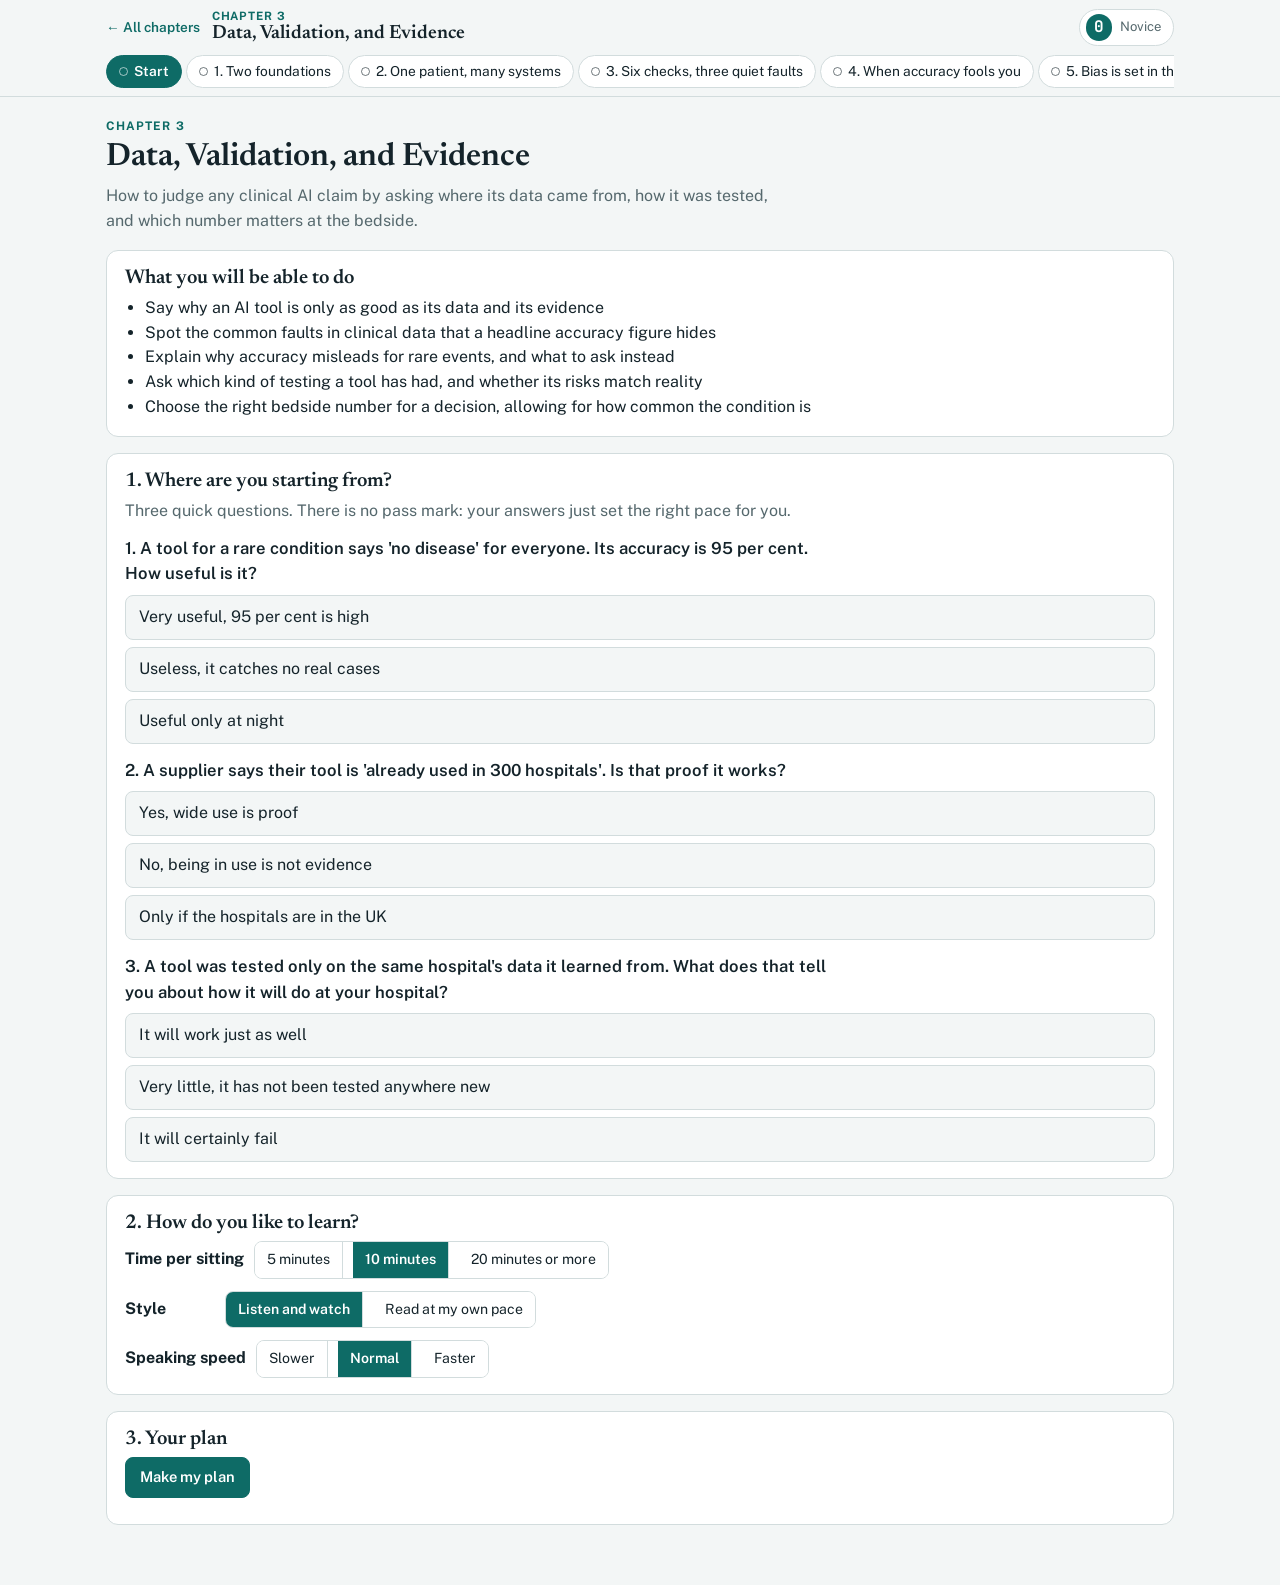
<file: ch03/index.html>
<!doctype html>
<html lang="en-GB">
<head>
<meta charset="utf-8">
<meta name="viewport" content="width=device-width, initial-scale=1, viewport-fit=cover">
<title>Chapter 3 · Data, Validation, and Evidence</title>
<meta name="description" content="How to judge any clinical AI claim by asking where its data came from, how it was tested, and which number matters at the bedside.">
<link rel="preconnect" href="https://fonts.googleapis.com">
<link rel="preconnect" href="https://fonts.gstatic.com" crossorigin>
<link rel="stylesheet" href="https://fonts.googleapis.com/css2?family=Newsreader:opsz,wght@6..72,500;6..72,600&family=Public+Sans:wght@400;500;600;700&family=JetBrains+Mono:wght@400;600&display=swap">
<link rel="stylesheet" href="../assets/style.css">
</head>

<body>


<header class="top"><div class="wrap">
  <div class="bar">
    <a class="home" href="../index.html">← All chapters</a>
    <h1 id="chTitle"><small id="chNum"></small><span></span></h1>
    <button class="idx" id="idxChip" type="button" title="Your learning index for this chapter"><b id="idxVal">0</b><span id="idxLvl">Novice</span></button>
  </div>
  <nav class="menu" id="menu" aria-label="Chapter sections"></nav>
</div></header>
<main class="wrap" id="main"></main>
<script src="../assets/three.min.js"></script>
<script src="../assets/scenes.js"></script>
<script src="../assets/labs.js"></script>
<script src="../assets/music.js"></script>
<script>
/* Chapter 3: Data, Validation, and Evidence. Lesson narration, 3D scenes, games and tests. The shared engine is in ../assets/engine.js */
const CH = {"id": "ch03", "num": "3", "title": "Data, Validation, and Evidence", "summary": "How to judge any clinical AI claim by asking where its data came from, how it was tested, and which number matters at the bedside.", "outcomes": ["Say why an AI tool is only as good as its data and its evidence", "Spot the common faults in clinical data that a headline accuracy figure hides", "Explain why accuracy misleads for rare events, and what to ask instead", "Ask which kind of testing a tool has had, and whether its risks match reality", "Choose the right bedside number for a decision, allowing for how common the condition is"], "starter": [{"q": "A tool for a rare condition says 'no disease' for everyone. Its accuracy is 95 per cent. How useful is it?", "o": ["Very useful, 95 per cent is high", "Useless, it catches no real cases", "Useful only at night"], "a": 1}, {"q": "A supplier says their tool is 'already used in 300 hospitals'. Is that proof it works?", "o": ["Yes, wide use is proof", "No, being in use is not evidence", "Only if the hospitals are in the UK"], "a": 1}, {"q": "A tool was tested only on the same hospital's data it learned from. What does that tell you about how it will do at your hospital?", "o": ["It will work just as well", "Very little, it has not been tested anywhere new", "It will certainly fail"], "a": 1}], "lessons": [{"title": "Two foundations", "minutes": 2, "slides": [{"img": 3, "say": ["Welcome to Chapter 3, Data, Validation, and Evidence. I'm Sam, your tutor.", "This chapter gives you a habit of mind for the whole course. You need no maths.", "Here is the big idea. An AI tool is only as good as two things. The data it learned from, and the evidence that it really works.", "A striking fact shows why. In 2020, researchers reviewed more than two hundred models that predicted COVID-19 outcomes. Almost all were judged unfit for clinical use.", "The maths was not the problem. The data and the testing were weak. So method, not maths, usually decides whether a tool helps a patient.", "The first foundation is data. Clinical data is a by-product of care. Busy people typed it into systems built for billing and booking, not for building models. So it is rich but messy.", "And more data does not fix this. A huge dataset from one unusual hospital simply repeats that hospital's habits more loudly.", "The second foundation is evidence. Testing a tool only on the data it was built from is like marking your own homework.", "Two traps to remember. A tool used in hundreds of hospitals is not proven by that. And regulatory approval is not clinical proof.", "If either foundation is weak, no clever algorithm can rescue the result."], "scene": {"type": "graph", "title": "Two foundations: the data a tool learned from, and the evidence it works", "nodes": [{"id": "tool", "label": "AI tool", "p": [0, 0.2, 1], "c": "cyan", "shape": "ico", "size": 1.2, "spin": true}, {"id": "data", "label": "Foundation 1:\ndata it learned from", "p": [-4.4, 1.9, -0.6], "c": "cyan", "shape": "cyl", "size": 1.0, "ls": 0.68}, {"id": "evid", "label": "Foundation 2:\nevidence it works", "p": [4.4, 1.9, -0.6], "c": "green", "shape": "shield", "size": 1.0, "ls": 0.68}, {"id": "covid", "label": "200+ COVID-19 models:\nalmost all unfit", "p": [0, 3.2, -1.6], "c": "red", "shape": "box", "size": 0.9, "ls": 0.68}, {"id": "messy", "label": "Typed in for billing\nand booking: messy", "p": [-4.4, -0.4, 0.8], "c": "amber", "shape": "slab", "size": 0.9, "ls": 0.68}, {"id": "traps", "label": "In use or approved\nis not proven", "p": [4.4, -0.4, 0.8], "c": "red", "shape": "torus", "size": 0.9, "ls": 0.68}], "links": [["data", "tool"], ["evid", "tool"], ["covid", "tool"], ["messy", "data"], ["traps", "evid"]], "steps": ["all", "all", "all", "all", ["tool"], ["tool", "data", "evid"], ["data", "evid"], ["covid"], ["covid"], ["covid"], ["covid"], ["covid", "data", "evid"], ["data", "evid"], ["data"], ["data", "messy"], ["messy"], ["messy"], ["data", "messy"], ["messy"], ["evid"], ["evid"], ["traps"], ["traps"], ["traps"], "all"]}}], "keyPoint": "A clinical AI tool is only as good as the data it learned from and the evidence that it works. Method, not maths, decides.", "plain": ["Two foundations: the data behind the tool, and the proof that it works.", "Clinical data was typed in for billing and booking, so it is messy.", "More data from the wrong place does not fix bias. It makes it louder.", "Being in use, or being approved, is not the same as being proven."], "check": {"q": "Why were most of the 200-plus COVID-19 prediction models judged unfit for use?", "o": ["The data and the testing behind them were weak", "The maths inside them was wrong", "They ran too slowly"], "a": 0, "e": "The review found weak data and weak testing, not bad maths. Method, not mathematics, decided.", "retry": {"q": "A tool learned from a huge dataset from one unusual hospital. What does the size of the data do to any bias in it?", "o": ["Removes it", "Makes it louder", "Has no effect"], "a": 1, "e": "Scale magnifies whatever is in the data, bias included. More data from the wrong place does not help."}}, "scenario": {"title": "The supplier's opening line", "setting": "A supplier presents a deterioration tool to your ward managers. Their first slide says: 'Used in 400 hospitals. CE marked. 94 per cent accurate.'", "steps": [{"prompt": "A colleague says 'four hundred hospitals, that settles it'. What do you say?", "choices": [{"t": "Agree. That many hospitals cannot be wrong", "s": 0, "fb": "Being in use is not evidence. A widely used sepsis tool did far worse when finally tested properly."}, {"t": "Ask what data it learned from and how it was tested", "s": 2, "fb": "Right. Those are the two foundations every claim rests on."}, {"t": "Ask how much it costs", "s": 1, "fb": "Fair to ask, but cost does not tell you whether it works."}]}, {"prompt": "The supplier says the CE mark proves it is clinically effective. Is that right?", "choices": [{"t": "Yes, approval is clinical proof", "s": 0, "fb": "No. Approval is not the same as proof that patients do better."}, {"t": "No, approval is not the same as evidence that patients do better", "s": 2, "fb": "Right. Keep the two questions separate: is it approved, and is it proven?"}, {"t": "Only if the approval is recent", "s": 0, "fb": "The date does not change the point. Approval is not clinical proof."}]}]}, "lab": {"type": "spot", "title": "The supplier's opening slide", "prompt": "A supplier pitches a deterioration tool to your ward managers. Tap every part that is a warning sign.", "parts": [{"lbl": "Supplier claim", "t": "Used in 400 hospitals.", "bad": true, "why": "Being used in many hospitals is not proof that the tool works."}, {"lbl": "Supplier claim", "t": "CE marked.", "bad": true, "why": "Regulatory approval is not clinical proof."}, {"lbl": "Supplier claim", "t": "94 per cent accurate, measured on the data the tool was built from.", "bad": true, "why": "Testing only on its own data is like marking your own homework."}, {"lbl": "Data", "t": "Trained on a huge dataset from one unusual hospital.", "bad": true, "why": "More data from one unusual place repeats that hospital's habits more loudly."}, {"lbl": "Ward manager", "t": "Asks: where did the data come from, and why was it collected?", "bad": false, "why": "Asking about the data checks the first foundation."}, {"lbl": "Ward manager", "t": "Asks to see testing on data the tool was not built from.", "bad": false, "why": "Asking for real evidence checks the second foundation."}], "explain": "A tool is only as good as its data and the evidence that it works. Wide use, approval and a headline figure prove neither."}}, {"title": "One patient, many systems", "minutes": 2, "slides": [{"img": 4, "say": ["Look at this picture from left to right.", "On the left is one patient. Their data is scattered across the GP system, the hospital record, the lab, the imaging archive, a wearable and a registry.", "Each system uses its own codes, its own patient numbers and its own units.", "In the middle is the fix. Think of it as a set of shared dictionaries, so every system means the same thing by the same word.", "You may hear the names. FHIR moves records between systems. SNOMED names clinical ideas. LOINC codes lab tests. ICD codes diagnoses. DICOM holds images.", "This is not just plumbing. Imagine a sepsis tool trained at a hospital that records lactate in one unit. A second hospital uses a different unit. The tool quietly gets every lactate wrong.", "Mapping both hospitals to the same code and the same unit is what lets the tool move safely.", "On the right is the prize. A clean, labelled, de-identified set of patients who look like the people the tool will serve.", "It is much harder to build than the mountain of raw data suggests. And notice the red dot. Bias can creep in at every arrow along the way."], "scene": {"type": "graph", "title": "One patient, many systems: shared codes join it up, but bias can enter at every arrow", "nodes": [{"id": "pt", "label": "One patient", "p": [-4.5, 1, 0.4], "c": "violet", "shape": "sphere", "size": 1.0}, {"id": "sys", "label": "GP, hospital, lab,\nimaging, wearable,\nregistry", "p": [-1.5, 1, 0], "c": "slate", "shape": "box", "size": 0.9, "ls": 0.62}, {"id": "std", "label": "Shared dictionaries:\nFHIR, SNOMED, LOINC,\nICD, DICOM", "p": [1.5, 1, 0], "c": "cyan", "shape": "ico", "size": 1.0, "ls": 0.62}, {"id": "ds", "label": "Clean, labelled,\nrepresentative set", "p": [4.5, 1, 0.4], "c": "green", "shape": "slab", "size": 1.0, "ls": 0.68}, {"id": "lac", "label": "Sepsis tool:\nlactate in two units", "p": [0, 3.2, -1.6], "c": "amber", "shape": "cyl", "size": 0.9, "ls": 0.68}, {"id": "bias", "label": "Bias can creep in\nat every arrow", "p": [0, -0.5, 1.3], "c": "red", "shape": "torus", "size": 0.8, "ls": 0.68}], "links": [["pt", "sys"], ["sys", "std"], ["std", "ds"], ["lac", "std"], ["bias", "sys"], ["bias", "ds"]], "steps": ["all", ["pt"], ["pt", "sys"], ["sys"], ["std"], ["std"], ["std"], ["std"], ["std"], ["std"], ["std"], ["std"], ["std", "lac"], ["lac"], ["lac"], ["lac"], ["lac", "std"], ["ds"], ["ds"], ["ds"], ["bias"], "all"]}}], "keyPoint": "One patient's data is scattered across many systems. Shared codes and units let it be joined up safely, but bias can enter at every step.", "plain": ["GP, hospital, lab, imaging, wearables and registries all hold bits of one patient.", "Shared dictionaries, such as SNOMED and LOINC, make them speak the same language.", "A lab unit that differs between hospitals can silently break a tool.", "The clean, representative dataset on the right is the hard part."], "check": {"q": "Two hospitals want to pool lab results, but each uses its own local test codes. Which standard is designed to code lab tests?", "o": ["DICOM", "ICD", "LOINC"], "a": 2, "e": "LOINC codes lab tests. DICOM is for images and ICD is for diagnoses.", "retry": {"q": "Why can a sepsis tool trained at one hospital fail at another?", "o": ["The second hospital may record a lab test in a different unit", "Sepsis is different in different towns", "Computers forget over time"], "a": 0, "e": "If lactate is recorded in a different unit, the tool reads every value wrongly. Shared codes and units fix this."}}, "scenario": {"title": "Sharing a tool across two trusts", "setting": "Your trust wants to adopt a kidney injury alert built by a neighbouring trust. Their lab reports creatinine in different units from yours.", "steps": [{"prompt": "What is the first risk to raise?", "choices": [{"t": "The tool may read your creatinine values wrongly", "s": 2, "fb": "Right. A unit mismatch can silently break every prediction."}, {"t": "The tool will be too slow", "s": 0, "fb": "Speed is not the issue. The units are."}, {"t": "Your patients are a different age mix", "s": 1, "fb": "Worth checking later, but the unit mismatch would break the tool outright."}]}, {"prompt": "The IT lead asks what would fix it. What do you suggest?", "choices": [{"t": "Ask staff to convert the numbers in their heads", "s": 0, "fb": "Unsafe. The tool reads the record directly, not the staff's conversions."}, {"t": "Map both labs to the same code and unit before the tool reads them", "s": 2, "fb": "Right. A shared code and a common unit let the tool move safely."}, {"t": "Switch the alert off for lab results", "s": 0, "fb": "That removes the main signal the tool depends on."}]}]}, "lab": {"type": "match", "title": "Shared dictionaries", "prompt": "Match each health data standard to the job it does.", "pairs": [{"a": "FHIR", "b": "Moves records between systems"}, {"a": "SNOMED", "b": "Names clinical ideas"}, {"a": "LOINC", "b": "Codes lab tests"}, {"a": "ICD", "b": "Codes diagnoses"}, {"a": "DICOM", "b": "Holds images"}], "explain": "Shared codes and units let one patient's scattered data be joined up, so a tool can move safely between hospitals."}}, {"title": "Six checks, three quiet faults", "minutes": 3, "slides": [{"img": 5, "say": ["Data quality sounds vague. Here it becomes six questions.", "Completeness. Are the values there? Accuracy. Are they right? A mis-typed weight, or a note copied forward, spreads silently.", "Consistency. Is the same thing recorded the same way? Two units for one lab test is the classic fault.", "Timeliness. Is it up to date? Think of an allergy list that is months old.", "Representativeness. Does the sample look like the people the tool will serve? Provenance. Do we know where each value came from?", "None of these faults shows up in a headline accuracy figure. Run through the six before trusting a dataset."], "scene": {"type": "stairs", "title": "Six questions to ask before trusting any dataset", "flat": true, "levels": [{"label": "Complete?", "c": "cyan"}, {"label": "Accurate?", "c": "cyan"}, {"label": "Consistent?", "c": "cyan"}, {"label": "Timely?", "c": "amber"}, {"label": "Representative?", "c": "violet"}, {"label": "Known origin?", "c": "violet"}], "steps": ["all", "all", 0, 0, 1, 1, 1, 2, 2, 2, 3, 3, 3, 4, 4, 5, 5, "all", "all"]}}, {"img": 6, "say": ["Three of these faults fool people most often.", "First, missing data. In medicine a gap is not neutral. A test is usually ordered because someone was worried. So whether a result exists at all carries meaning. Handled carelessly, that can mislead a tool.", "Second, provenance, the history of each value. If a hospital swaps its lab analyser mid-study, the inputs shift and no error message appears. The fix is to record every change.", "Third, ground truth. That is the answer key the tool learns from. It is often shakier than it looks. A billing code standing in for a diagnosis, or two experts who disagree.", "If the answer key is wrong, even a perfect tool learns the wrong lesson. Ask how the answers were decided."], "scene": {"type": "graph", "title": "Three quiet faults: missing data, provenance and the answer key", "nodes": [{"id": "tool", "label": "AI tool", "p": [0, 0.2, 1], "c": "cyan", "shape": "ico", "size": 1.1, "spin": true}, {"id": "miss", "label": "Missing data:\nthe gap has meaning", "p": [0, 3.2, -1.6], "c": "amber", "shape": "box", "size": 0.9, "ls": 0.68}, {"id": "prov", "label": "Provenance:\nanalyser swapped", "p": [-4.4, 1.9, -0.6], "c": "red", "shape": "cyl", "size": 0.9, "ls": 0.68}, {"id": "gt", "label": "Ground truth:\nthe answer key", "p": [4.4, 1.9, -0.6], "c": "red", "shape": "slab", "size": 0.9, "ls": 0.68}, {"id": "fixp", "label": "Fix: record\nevery change", "p": [-4.4, -0.4, 0.8], "c": "green", "shape": "shield", "size": 0.8, "ls": 0.68}, {"id": "fixg", "label": "Ask how answers\nwere decided", "p": [4.4, -0.4, 0.8], "c": "green", "shape": "shield", "size": 0.8, "ls": 0.68}], "links": [["miss", "tool"], ["prov", "tool"], ["gt", "tool"], ["fixp", "prov"], ["fixg", "gt"]], "steps": ["all", ["miss"], ["miss"], ["miss"], ["miss"], ["miss", "tool"], ["prov"], ["prov", "tool"], ["prov", "fixp"], ["gt"], ["gt"], ["gt"], ["gt"], ["gt", "tool"], ["gt", "fixg"]]}}], "keyPoint": "Six quality checks: complete, accurate, consistent, timely, representative, and with a known origin. Missing data, origin and the answer key fool people most.", "plain": ["Six checks: are values there, right, recorded the same way, up to date, like your patients, and traceable?", "A missing test often means nobody was worried. The gap itself carries meaning.", "Provenance: the history of each value. A swapped analyser shifts inputs silently.", "Ground truth is the answer key. If it is wrong, the tool learns the wrong lesson."], "check": {"q": "A tool learned its 'answers' from billing codes rather than confirmed diagnoses. What is the risk?", "o": ["The tool will run more slowly", "Billing codes are always more accurate", "The answer key may be wrong, so the tool learns the wrong lesson"], "a": 2, "e": "Ground truth is the answer key. A billing code is a weak stand-in for a diagnosis, so even a perfect tool can learn wrongly.", "retry": {"q": "Why is a missing blood result in a record not just an empty gap?", "o": ["Because the computer deletes old results", "Because tests are usually ordered when someone is worried, so the gap carries meaning", "Because missing results are always errors"], "a": 1, "e": "In medicine, whether a test was done at all tells you something about the patient."}}, "scenario": {"title": "The lab changed its machine", "setting": "You sit on a group reviewing a readmission tool built from three years of trust data. A pathology colleague mentions that the lab replaced its main analyser halfway through that period.", "steps": [{"prompt": "Why does this matter for the tool?", "choices": [{"t": "It does not. A machine is a machine", "s": 0, "fb": "It matters. Results from the two analysers may differ, shifting the tool's inputs silently."}, {"t": "Results may differ between the old and new analyser, without any warning", "s": 2, "fb": "Right. This is a provenance problem. Nothing flags it unless someone recorded the change."}, {"t": "Newer machines are always better, so later data is more trustworthy", "s": 1, "fb": "Perhaps, but the point is the shift between the two periods, which the tool was never told about."}]}, {"prompt": "What do you ask the data team?", "choices": [{"t": "Did you record when the analyser changed, and check the results before and after?", "s": 2, "fb": "Right. Recording every change to the data is the fix for provenance problems."}, {"t": "Can you make the tool run faster?", "s": 0, "fb": "Not relevant to this fault."}, {"t": "Can you add more years of data?", "s": 0, "fb": "More data does not fix a hidden shift. Recording the change does."}]}]}, "lab": {"type": "rush", "title": "Quiet faults speed round", "seconds": 60, "prompt": "Sort each card into the quiet fault it describes before the clock runs out.", "buckets": ["Missing data", "Provenance", "Ground truth"], "items": [{"t": "A test was never ordered because nobody was worried", "b": 0}, {"t": "Whether a result exists at all carries meaning", "b": 0}, {"t": "In medicine, a gap is not neutral", "b": 0}, {"t": "The lab swapped its analyser mid-study", "b": 1}, {"t": "Inputs shift and no error message appears", "b": 1}, {"t": "The fix is to record every change", "b": 1}, {"t": "A billing code standing in for a diagnosis", "b": 2}, {"t": "Two experts who disagree on the answer", "b": 2}, {"t": "The answer key the tool learns from", "b": 2}], "explain": "None of these faults shows up in a headline accuracy figure. Check the gaps, the history of each value and how the answers were decided."}}, {"title": "When accuracy fools you", "minutes": 2, "slides": [{"img": 7, "say": ["Here is the commonest way a bad tool looks good.", "Most clinical events are rare. In this picture, ninety-five in a hundred patients do not have the condition. Five do.", "A lazy tool that says no disease for everyone is right ninety-five times in a hundred. And it catches not a single real case. High accuracy, zero value. This is called the accuracy paradox.", "So for rare events we ask two better questions. Recall: of the patients who truly had it, how many did we catch? Precision: of the alarms we raised, how many were real?", "Let's work the example at the bottom. A ward of a thousand patients. Twenty will deteriorate.", "Tool A flags fifty patients and catches sixteen of the twenty. Its recall is eighty per cent. But its precision is only thirty-two per cent. Two in three of its alarms are false.", "Tool B flags eighteen and catches twelve. Its precision is higher, about two in three. But its recall is sixty per cent. It misses two in five of the patients who deteriorate.", "Which is better? Neither, on its own. It depends on whether a missed patient or a false alarm costs more on your ward.", "And both tools score well over ninety-five per cent accuracy. That one number hides the whole difference."], "scene": {"type": "bars", "title": "For rare events, accuracy fools you: ask recall and precision", "scale": 0.045, "bars": [{"id": "lacc", "label": "Lazy tool:\naccuracy %", "v": 95, "p": [-4.4, 0], "c": "amber"}, {"id": "lcau", "label": "Lazy tool:\ncases caught %", "v": 0, "p": [-2.2, 0], "c": "red"}, {"id": "arec", "label": "Tool A:\nrecall %", "v": 80, "p": [0, 0], "c": "green"}, {"id": "aprec", "label": "Tool A:\nprecision %", "v": 32, "p": [2.2, 0], "c": "red"}, {"id": "brec", "label": "Tool B:\nrecall %", "v": 60, "p": [4.4, 0], "c": "amber"}], "axes": [{"t": "Per cent", "p": [0, -2.2, 1.6]}], "steps": ["all", ["lacc", "lcau"], ["lacc"], ["lcau"], ["lacc"], ["lcau"], ["lacc", "lcau"], ["lacc", "lcau"], ["arec", "aprec", "brec"], ["arec", "brec"], ["aprec"], ["arec", "aprec", "brec"], ["arec", "aprec", "brec"], ["arec", "aprec", "brec"], ["arec"], ["arec"], ["aprec"], ["aprec"], ["brec"], ["brec"], ["brec"], ["brec"], ["arec", "aprec", "brec"], ["arec", "aprec", "brec"], ["arec", "aprec", "brec"], "all", "all"]}}], "keyPoint": "For rare events, accuracy misleads. Ask recall, how many real cases were caught, and precision, how many alarms were real.", "plain": ["Rare event plus lazy tool equals high accuracy and no value.", "Recall: of the real cases, how many did it catch?", "Precision: of its alarms, how many were real?", "Choosing between tools depends on whether a miss or a false alarm costs more."], "check": {"q": "On a ward of 1,000, 20 patients deteriorate. A tool flags 50 and catches 16. What is its precision?", "o": ["80 per cent", "96 per cent", "32 per cent"], "a": 2, "e": "Precision is the share of alarms that were real: 16 out of 50 is 32 per cent. Eighty per cent is its recall.", "retry": {"q": "A condition affects 5 in 100 patients. A tool says 'no disease' for everyone. What is its accuracy, and how many cases does it catch?", "o": ["95 per cent, and none", "5 per cent, and all of them", "50 per cent, and half"], "a": 0, "e": "It is right for the 95 who are well and wrong for the 5 who are ill. High accuracy, no cases caught."}}, "scenario": {"title": "Two deterioration tools", "setting": "Your acute medical unit is choosing between two deterioration tools. Tool A catches most deteriorating patients but two in three of its alarms are false. Tool B raises few false alarms but misses two in five deteriorating patients.", "steps": [{"prompt": "The supplier of each says 'over 96 per cent accurate'. What does that tell you?", "choices": [{"t": "They are equally good", "s": 0, "fb": "No. Accuracy hides the whole difference between them when the event is rare."}, {"t": "Almost nothing, because deterioration is rare", "s": 2, "fb": "Right. Both would score high even if they were poor. Look at recall and precision instead."}, {"t": "Tool A is better", "s": 0, "fb": "Accuracy alone cannot tell you that."}]}, {"prompt": "On your unit, a missed deterioration is far more serious than a false alarm, and staff can cope with extra checks. Which tool?", "choices": [{"t": "Tool A, with the higher recall", "s": 2, "fb": "Right. When a miss costs most and the team can absorb false alarms, recall should win."}, {"t": "Tool B, with the higher precision", "s": 1, "fb": "Fewer false alarms, but it misses two in five patients, which you said matters most."}, {"t": "Neither, because neither is perfect", "s": 0, "fb": "No tool is perfect. The choice depends on which error costs more here."}]}]}, "lab": {"type": "memory", "title": "Recall or precision?", "prompt": "Flip the cards and find each matching pair.", "pairs": [{"a": "Recall", "b": "Of the real cases, how many were caught?"}, {"a": "Precision", "b": "Of the alarms raised, how many were real?"}, {"a": "Accuracy paradox", "b": "High accuracy, zero value"}, {"a": "Tool A catches 16 of 20", "b": "Recall of 80 per cent"}, {"a": "16 of Tool A's 50 flags real", "b": "Precision of 32 per cent"}, {"a": "Tool B catches 12 of 20", "b": "Recall of 60 per cent"}], "explain": "For rare events, accuracy hides the difference. Which tool is better depends on whether a miss or a false alarm costs more on your ward."}}, {"title": "Bias is set in the design", "minutes": 2, "slides": [{"img": 8, "say": ["Imbalance is a numbers problem. Bias is different. It is a fairness problem, and it gets in at the design stage. There are four main routes.", "Selection bias is about who is in the data at all. People who never reach care are invisible to it.", "Label bias is about how the outcome was recorded. In a well known case, a tool used healthcare cost as a stand-in for healthcare need. Less had historically been spent on Black patients. So the tool decided they needed less help, and under-served them.", "Spectrum bias happens when the mix of patients in the data differs from your clinic. A referral clinic is not a screening population.", "Historical bias means past unfairness gets baked into future predictions.", "Here is an example. A tool flags patients for extra support. It learned from who received support in the past. If access was unequal, it learns to recommend support for those who already got it. It widens the very gap it was meant to close.", "Notice the fault is in the question the data answered, not in the algorithm. So bias must be checked at design. It cannot be patched on at the end.", "And always ask for results split by age, sex, ethnicity and site, not just one average."], "scene": {"type": "graph", "title": "Four routes for bias, all set at the design stage", "nodes": [{"id": "hub", "label": "Bias: set in\nthe design", "p": [0, 0.2, 1], "c": "red", "shape": "ico", "size": 1.1, "spin": true, "ls": 0.68}, {"id": "sel", "label": "Selection:\nwho is in the data", "p": [-4.4, 1.9, -0.6], "c": "amber", "shape": "cyl", "size": 0.9, "ls": 0.68}, {"id": "lab", "label": "Label: cost used as\na stand-in for need", "p": [-2.2, 3.3, -1.6], "c": "amber", "shape": "slab", "size": 0.9, "ls": 0.68}, {"id": "spec", "label": "Spectrum: case mix\nunlike your clinic", "p": [2.2, 3.3, -1.6], "c": "amber", "shape": "box", "size": 0.9, "ls": 0.68}, {"id": "hist", "label": "Historical: past\nunfairness repeated", "p": [4.4, 1.9, -0.6], "c": "amber", "shape": "torus", "size": 0.9, "ls": 0.68}, {"id": "chk", "label": "Results by age, sex,\nethnicity and site", "p": [-4.4, -0.4, 0.8], "c": "green", "shape": "shield", "size": 0.9, "ls": 0.68}], "links": [["sel", "hub"], ["lab", "hub"], ["spec", "hub"], ["hist", "hub"], ["chk", "hub"]], "steps": ["all", ["hub"], ["hub"], ["sel", "lab", "spec", "hist"], ["sel"], ["sel"], ["lab"], ["lab"], ["lab"], ["lab"], ["spec"], ["spec"], ["hist"], ["hist"], ["hist"], ["hist"], ["hist"], ["hist"], ["hub"], ["hub", "chk"], ["hub", "chk"], ["chk"]]}}], "keyPoint": "Bias enters through who is in the data and how the outcome was defined. Check it at design, and ask for results by group.", "plain": ["Selection: who is in the data at all?", "Label: was the outcome a fair stand-in? Cost is not the same as need.", "Spectrum: does the case mix match your clinic?", "Historical: past unfairness repeated as future predictions.", "Ask for results split by age, sex, ethnicity and site."], "check": {"q": "A tool used healthcare cost as a stand-in for need, and under-served Black patients. Which kind of bias is this?", "o": ["Label or measurement bias", "Selection bias", "Spectrum bias"], "a": 0, "e": "The outcome was defined badly. Cost stood in for need, and the two were not the same for every group.", "retry": {"q": "When is the best time to look for bias in an AI tool?", "o": ["After it has gone live", "At the design stage", "Never, bias cannot be found"], "a": 1, "e": "Bias comes from the question the data answered, so it must be examined at design, not patched at the end."}}, "scenario": {"title": "The community support tool", "setting": "Your integrated care board is offered a tool to pick patients for extra community support. It learned from five years of records of who received support in the past.", "steps": [{"prompt": "What is the main worry?", "choices": [{"t": "The tool may just recommend support for groups who already got it", "s": 2, "fb": "Right. If past access was unequal, the tool learns the unfairness and repeats it."}, {"t": "Five years is not enough data", "s": 0, "fb": "The amount is not the issue. The question the data answered is."}, {"t": "The tool may be slow", "s": 0, "fb": "Speed is not the concern here."}]}, {"prompt": "What do you ask the supplier for?", "choices": [{"t": "A faster version", "s": 0, "fb": "Not relevant."}, {"t": "Results split by age, sex, ethnicity and area", "s": 2, "fb": "Right. One average hides who the tool serves badly."}, {"t": "A promise that the algorithm is fair", "s": 1, "fb": "A promise is not evidence. Ask for the results by group."}]}]}, "lab": {"type": "sort", "title": "Name that bias", "prompt": "Drag each example into the type of bias it shows.", "buckets": ["Selection", "Label", "Spectrum", "Historical"], "items": [{"t": "People who never reach care are invisible to the data", "b": 0, "why": "Selection bias is about who is in the data at all."}, {"t": "Who is in the data at all?", "b": 0, "why": "This is the selection question."}, {"t": "Healthcare cost used as a stand-in for healthcare need", "b": 1, "why": "The outcome label was not a fair stand-in for need."}, {"t": "The outcome was recorded in a way that is not fair", "b": 1, "why": "Label bias is about how the outcome was recorded."}, {"t": "A tool built in a referral clinic used for screening", "b": 2, "why": "A referral clinic is not a screening population."}, {"t": "The mix of patients in the data differs from your clinic", "b": 2, "why": "That is the definition of spectrum bias."}, {"t": "Learns to recommend support for those who already got it", "b": 3, "why": "Past unequal access is repeated in future predictions."}, {"t": "Past unfairness baked into future predictions", "b": 3, "why": "That is the definition of historical bias."}], "explain": "The fault is in the question the data answered, not the algorithm. Check bias at design and ask for results by age, sex, ethnicity and site."}}, {"title": "Does it travel, and did it cheat?", "minutes": 3, "slides": [{"img": 9, "say": ["How do we know a tool really works? We test it on harder and harder data. Follow the pipeline from left to right.", "First, internal validation. The team splits its own data and tests on the part it held back. This only catches a tool that memorised its training cases. It cannot show whether the tool travels.", "External validation does. A different time, a different hospital, or a different system. Performance almost always drops here.", "A tool can pass one and fail another. Still accurate next year at the same hospital, yet failing today across the city. So when you hear externally validated, ask: which kind?", "Underneath sits reproducibility. Unless the data, code and settings are written down, nobody can rebuild or check the result."], "scene": {"type": "stairs", "title": "Test on harder and harder data: internal, then external, on a base of reproducibility", "levels": [{"label": "Base: data, code\nand settings written", "c": "slate"}, {"label": "Internal:\nown held-back data", "c": "amber"}, {"label": "External:\nnew time", "c": "cyan"}, {"label": "External:\nnew hospital", "c": "cyan"}, {"label": "External:\nnew system", "c": "green"}], "steps": ["all", "all", "all", 1, 1, 1, 1, 2, 4, 4, 2, 3, "all", 0, 0]}}, {"img": 11, "say": ["Now the commonest way good results mislead: leakage. Information the tool could not have at the moment of prediction sneaks into its training.", "Three forms. The same patient in both training and test data. Preparing the whole dataset before splitting it. And a clue that secretly holds the answer, like a treatment given only after the diagnosis.", "The defence: split first, by patient, site or time. Do everything else inside the training part only. Trust external testing most.", "If a result looks too good to be true, suspect leakage and ask how the data were divided."], "scene": {"type": "graph", "title": "Leakage: the answer sneaks into training, so results look too good", "nodes": [{"id": "leak", "label": "Leakage", "p": [0, 0.2, 1], "c": "red", "shape": "ico", "size": 1.1, "spin": true}, {"id": "same", "label": "Same patient in\ntraining and test", "p": [-4.4, 1.9, -0.6], "c": "red", "shape": "sphere", "size": 0.9, "ls": 0.68}, {"id": "prep", "label": "Whole dataset\nprepared, then split", "p": [0, 3.2, -1.6], "c": "red", "shape": "box", "size": 0.9, "ls": 0.68}, {"id": "clue", "label": "A clue that holds\nthe answer", "p": [4.4, 1.9, -0.6], "c": "red", "shape": "cyl", "size": 0.9, "ls": 0.68}, {"id": "def", "label": "Split first: by\npatient, site or time", "p": [-4.4, -0.4, 0.8], "c": "green", "shape": "shield", "size": 0.9, "ls": 0.68}, {"id": "ext", "label": "Trust external\ntesting most", "p": [4.4, -0.4, 0.8], "c": "green", "shape": "shield", "size": 0.9, "ls": 0.68}], "links": [["same", "leak"], ["prep", "leak"], ["clue", "leak"], ["def", "leak"], ["ext", "leak"]], "steps": [["leak"], ["leak"], ["same", "prep", "clue"], ["same"], ["prep"], ["clue"], ["def"], ["def"], ["ext"], "all"]}}], "keyPoint": "Internal testing only catches memorising. Ask which kind of external test was done, and if results look too good, suspect leakage.", "plain": ["Internal validation: tested on its own data. Proves little.", "External validation: a new time, a new place or a new system. Ask which.", "Leakage: the answer sneaks into training, so results look brilliant then collapse.", "Too good to be true? Ask how the data were split."], "check": {"q": "A tool still works well on next year's data at the hospital that built it. Your hospital across the city wants it. What should you ask?", "o": ["Has it been tested at a different site, not just a later time?", "Nothing, it is externally validated", "How many layers does it have?"], "a": 0, "e": "Passing a test over time is not the same as passing a test at a new place. Ask which kind of external test was done.", "retry": {"q": "A team reports near-perfect results. The same patients appear in both the training and the test data. What is this?", "o": ["Good practice", "Leakage", "External validation"], "a": 1, "e": "The tool memorised individuals. That is leakage, and the result is not real."}}, "scenario": {"title": "The 99 per cent paper", "setting": "At journal club a registrar presents a paper. A tool predicts a diagnosis with 99 per cent accuracy. One of its inputs is a drug that is only prescribed after that diagnosis is made.", "steps": [{"prompt": "What is your first thought?", "choices": [{"t": "Impressive, we should adopt it", "s": 0, "fb": "Too good to be true usually is. Look at how the result was produced."}, {"t": "That drug gives away the answer, so this is leakage", "s": 2, "fb": "Right. The tool would never have that information at the moment of prediction."}, {"t": "The sample was probably too small", "s": 1, "fb": "Maybe, but the bigger problem is a clue that holds the answer."}]}, {"prompt": "The authors say it was 'validated'. What do you ask?", "choices": [{"t": "Was it tested on data from another time or place, and how were the data split?", "s": 2, "fb": "Right. Internal testing cannot show whether a tool travels, and the split reveals leakage."}, {"t": "Which journal published it?", "s": 0, "fb": "Not a question about evidence."}, {"t": "Was it tested on the same data it learned from?", "s": 1, "fb": "Useful, but you also need to know whether it was tested anywhere new."}]}]}, "lab": {"type": "spot", "title": "The 99 per cent paper", "prompt": "A registrar presents this paper at journal club. Tap every part that is a warning sign.", "parts": [{"lbl": "Headline", "t": "The tool predicts the diagnosis with 99 per cent accuracy.", "bad": true, "why": "A result that looks too good to be true should make you suspect leakage."}, {"lbl": "Inputs", "t": "One input is a drug only prescribed after the diagnosis is made.", "bad": true, "why": "That clue secretly holds the answer, so the tool could not have it at the moment of prediction."}, {"lbl": "Methods", "t": "The whole dataset was prepared first, then split into training and test.", "bad": true, "why": "Preparing the whole dataset before splitting is a form of leakage."}, {"lbl": "Methods", "t": "Data were split by patient, so no patient is in both sets.", "bad": false, "why": "Splitting by patient is part of the defence against leakage."}, {"lbl": "Testing", "t": "Tested only on held-back data from the same hospital.", "bad": true, "why": "Internal validation cannot show whether the tool travels."}, {"lbl": "Methods", "t": "The data, code and settings are written down for others to check.", "bad": false, "why": "This makes the result reproducible, so others can rebuild and check it."}], "explain": "If a result looks too good to be true, ask how the data were divided, and trust external testing most."}}, {"title": "Do the risks match reality?", "minutes": 2, "slides": [{"img": 10, "say": ["There are two different ways a risk tool can be good.", "Discrimination asks: can it rank sicker patients above less sick ones? That is the area under the curve, the number people love to quote.", "Calibration asks something different. When it says ten per cent risk, does the event really happen to about ten in a hundred such patients?", "On the plot, the dashed diagonal is perfect calibration. Predicted risk equals what happened. The red curve is an over-confident tool. It says high risk, but the real rate is lower, so it sags below the line.", "Why does this matter at the bedside? Suppose a tool says ten per cent, but only three in a hundred patients actually have the event. The ranking may be fine. Yet every risk it quotes is about three times too high.", "A clinician counselling patients on those numbers acts on a false picture, and over-treats.", "The good news. You can recalibrate the tool to your local patients without rebuilding it. It is routine, but easily forgotten when a tool moves between hospitals.", "So never settle for the area under the curve alone. Ask whether the risks match reality."], "scene": {"type": "bars", "title": "Calibration: the tool says 10 per cent, but only 3 in 100 have the event", "scale": 0.4, "bars": [{"id": "said", "label": "Tool says\nrisk %", "v": 10, "p": [-2.2, 0], "c": "red"}, {"id": "real", "label": "Really happens\nper 100", "v": 3, "p": [2.2, 0], "c": "green"}], "axes": [{"t": "Same group of patients", "p": [0, -2.2, 1.6]}], "steps": ["all", "all", "all", "all", ["said", "real"], "all", "all", ["said"], ["said", "real"], "all", ["said", "real"], "all", ["said"], ["said"], "all", ["real"], "all", "all", "all"]}}], "keyPoint": "Ranking patients well is not the same as getting the risks right. A tool that says ten per cent should be right about ten times in a hundred.", "plain": ["Discrimination: can it put sicker patients above less sick ones?", "Calibration: when it says ten per cent, does it happen ten times in a hundred?", "A tool can rank perfectly and still overstate every risk.", "Recalibrate to local patients when a tool moves. No rebuild needed."], "check": {"q": "A tool predicts 10 per cent risk for a group in which only 3 per cent have the event. What is the problem?", "o": ["Poor discrimination", "Poor calibration, so the risks are overstated", "Leakage"], "a": 1, "e": "The ranking may be fine, but the risks are about three times too high. That is a calibration problem, fixed by recalibrating locally.", "retry": {"q": "A tool says a patient has a 70 per cent risk. If it is well calibrated, what should you expect?", "o": ["About 70 in 100 such patients have the event", "The tool is 70 per cent accurate", "The patient certainly has the event"], "a": 0, "e": "Calibration means the stated risk matches how often the event really happens."}}, "scenario": {"title": "Counselling on a risk score", "setting": "A new surgical risk tool, built in another country, tells patients their risk of a complication. The surgical audit lead notices it quotes 10 per cent for a group where your audit shows 3 per cent.", "steps": [{"prompt": "A consultant says 'but its area under the curve is excellent, so it must be fine'. What is wrong with that?", "choices": [{"t": "Nothing, a high area under the curve means the risks are right", "s": 0, "fb": "No. Ranking well and quoting the right number are different things."}, {"t": "Ranking well does not mean the quoted risks are right", "s": 2, "fb": "Right. Good discrimination with poor calibration still misleads patients."}, {"t": "The area under the curve must have been calculated wrongly", "s": 0, "fb": "No reason to think so. Ranking and calibration are separate."}]}, {"prompt": "What is the practical fix?", "choices": [{"t": "Scrap the tool and build a new one", "s": 0, "fb": "Not needed. The ranking is sound."}, {"t": "Recalibrate it to your own patients", "s": 2, "fb": "Right. Recalibration adjusts the numbers without rebuilding the tool."}, {"t": "Tell patients to divide the number by three", "s": 1, "fb": "Crude and error-prone. Recalibrate the tool properly instead."}]}]}, "lab": {"type": "sort", "title": "Ranking or risk?", "prompt": "Drag each card to discrimination (ranking) or calibration (are the risks right?).", "buckets": ["Discrimination", "Calibration"], "items": [{"t": "Can it rank sicker patients above less sick ones?", "b": 0}, {"t": "Area under the curve", "b": 0}, {"t": "The number people love to quote", "b": 0}, {"t": "Says 10 per cent: do about 10 in 100 have the event?", "b": 1}, {"t": "The dashed diagonal on the plot", "b": 1}, {"t": "An over-confident tool sags below the line", "b": 1}, {"t": "Every risk it quotes is about three times too high", "b": 1}, {"t": "Fixed for local patients without rebuilding the tool", "b": 1, "why": "Recalibration puts the risks right for your patients."}], "explain": "A tool can rank patients well and still get every risk wrong. Never settle for the area under the curve alone: ask whether the risks match reality."}}, {"title": "The ladder of evidence", "minutes": 3, "slides": [{"img": 12, "say": ["Medicine ranks evidence by how well a study controls bias. Clinical AI needs the same discipline. Read the pyramid from the bottom up.", "At the base, testing on past data the team already had. Necessary, but weak. Next, external validation at a new place or time.", "Then a silent trial. The tool runs on real patients in real time, but nobody acts on it yet.", "Above that, a randomised trial. Does using the tool improve what happens to patients? At the top, a review that pools good studies.", "Each rung has its own reporting checklist. TRIPOD plus AI and PROBAST for building and judging a model. DECIDE-AI for early live testing. SPIRIT-AI and CONSORT-AI for trials.", "A supplier's score of nought point nine four means very different things on different rungs. Ask where on the pyramid it sits.", "Most clinical AI never leaves the bottom rungs. One widely used sepsis tool, finally tested externally, did far worse than its reputation."], "scene": {"type": "stairs", "title": "The evidence ladder: ask which rung a study sits on", "levels": [{"label": "Past data the\nteam already had", "c": "slate"}, {"label": "External\nvalidation", "c": "cyan"}, {"label": "Silent trial", "c": "cyan"}, {"label": "Randomised trial", "c": "green"}, {"label": "Review pooling\ngood studies", "c": "green"}], "steps": ["all", "all", "all", 0, 0, 1, 2, 2, 3, 3, 4, "all", 0, 2, 3, "all", "all", 1, 1]}}, {"img": 15, "say": ["The checklists help a great deal. But a study can tick every box and still describe a biased tool tested only on its own data.", "The checklist makes that visible. You must act on it.", "Use them in order. Name the study design, apply the matching checklist, judge the risk of bias, then check the numbers against the decision. They shape judgement. They do not replace it."], "scene": {"type": "graph", "title": "Checklists make weaknesses visible: you must still act on them", "nodes": [{"id": "des", "label": "1. Name the\nstudy design", "p": [-4.5, 1, 0], "c": "cyan", "shape": "box", "size": 0.9, "ls": 0.68}, {"id": "chk", "label": "2. Apply the\nmatching checklist", "p": [-1.5, 1, 0], "c": "cyan", "shape": "slab", "size": 0.9, "ls": 0.68}, {"id": "bias", "label": "3. Judge the\nrisk of bias", "p": [1.5, 1, 0], "c": "amber", "shape": "cyl", "size": 0.9, "ls": 0.68}, {"id": "num", "label": "4. Check numbers\nagainst the decision", "p": [4.5, 1, 0], "c": "green", "shape": "shield", "size": 0.9, "ls": 0.68}, {"id": "jud", "label": "Your judgement:\nshaped, not replaced", "p": [0, 3.2, -1.6], "c": "violet", "shape": "ico", "size": 1.0, "spin": true, "ls": 0.68}], "links": [["des", "chk"], ["chk", "bias"], ["bias", "num"], ["jud", "chk"], ["jud", "num"]], "steps": ["all", ["chk"], ["chk"], ["jud"], ["des", "chk", "bias", "num"], ["des", "chk", "bias", "num"], ["jud"], "all"]}}], "keyPoint": "Ask where a study sits on the evidence ladder. Checklists make weaknesses visible, but you must act on them.", "plain": ["Bottom rung: tested on its own past data. Top rung: trials showing patients do better.", "The same score means different things on different rungs.", "A silent trial runs the tool live without acting on it.", "Checklists like TRIPOD plus AI make flaws visible. They do not remove them."], "check": {"q": "A tool runs silently on live admissions for three months without changing care. Where is this on the evidence ladder?", "o": ["Testing on past data", "A silent, prospective trial", "A randomised trial"], "a": 1, "e": "Running live without acting on it is a silent or shadow trial. It sits above past-data testing but below a randomised trial.", "retry": {"q": "Which study design shows whether using a tool actually improves patient outcomes?", "o": ["Testing on the team's own past data", "External validation", "A randomised trial"], "a": 2, "e": "Only a trial where the tool is used shows whether patients do better, not just whether predictions are accurate."}}, "scenario": {"title": "The board paper", "setting": "A board paper proposes buying a sepsis tool. Its evidence section says: 'Area under the curve 0.94, fully compliant with the TRIPOD plus AI reporting checklist.'", "steps": [{"prompt": "What does the checklist compliance tell you?", "choices": [{"t": "The tool is proven to work", "s": 0, "fb": "No. A checklist makes the study clear to read. It does not make the tool good."}, {"t": "The study is clearly reported, but could still describe a weak tool", "s": 2, "fb": "Right. Compliance is a floor, not a guarantee."}, {"t": "The tool has passed a randomised trial", "s": 0, "fb": "No. TRIPOD plus AI covers model development, not trials."}]}, {"prompt": "What do you ask before the vote?", "choices": [{"t": "Which rung of the ladder does the 0.94 come from?", "s": 2, "fb": "Right. The same number means very different things at different rungs."}, {"t": "Who designed the logo?", "s": 0, "fb": "Not relevant."}, {"t": "Is 0.94 higher than the competitor?", "s": 1, "fb": "Comparing scores is pointless until you know how each was obtained."}]}]}, "lab": {"type": "order", "title": "Climb the evidence ladder", "prompt": "Put these kinds of evidence in order, from the bottom rung (weakest) to the top.", "items": ["Testing on past data the team already had", "External validation at a new place or time", "Silent trial: runs live, but nobody acts on it", "Randomised trial: do patients do better?", "Review that pools good studies"], "explain": "The same score means very different things on different rungs, and most clinical AI never leaves the bottom rungs. Always ask where a study sits."}}, {"title": "Four bedside numbers", "minutes": 3, "slides": [{"img": 13, "say": ["Every number here comes from one table: what the tool predicted, against what was true.", "Sensitivity: of the people with the disease, how many did we catch? It matters most when missing a case is dangerous.", "Specificity: of the people without it, how many did we rightly clear? It matters when false alarms are costly.", "Positive predictive value: if the tool flags someone, how likely is it real? That is the bedside question when an alarm fires.", "Negative predictive value: if it clears someone, how safe is that reassurance?"], "scene": {"type": "graph", "title": "Four bedside numbers, all from one table: predicted against true", "nodes": [{"id": "tab", "label": "Predicted vs\nwhat was true", "p": [0, 0.2, 1], "c": "cyan", "shape": "slab", "size": 1.1, "ls": 0.68}, {"id": "sens", "label": "Sensitivity:\nill people caught", "p": [-4.4, 1.9, -0.6], "c": "green", "shape": "sphere", "size": 0.9, "ls": 0.68}, {"id": "spec", "label": "Specificity:\nwell people cleared", "p": [-2.2, 3.3, -1.6], "c": "amber", "shape": "sphere", "size": 0.9, "ls": 0.68}, {"id": "ppv", "label": "PPV: flagged, how\nlikely is it real?", "p": [2.2, 3.3, -1.6], "c": "violet", "shape": "ico", "size": 0.9, "ls": 0.68}, {"id": "npv", "label": "NPV: cleared, how\nsafe is that?", "p": [4.4, 1.9, -0.6], "c": "green", "shape": "shield", "size": 0.9, "ls": 0.68}], "links": [["tab", "sens"], ["tab", "spec"], ["tab", "ppv"], ["tab", "npv"]], "steps": ["all", ["sens"], ["sens"], ["spec"], ["spec"], ["ppv"], ["ppv"], ["npv"]]}}, {"img": 14, "say": ["The last two move with how common the condition is. Keep the test fixed at ninety per cent sensitivity and ninety per cent specificity.", "Where one in ten people have the condition, about half the alarms are real. Where one in a hundred have it, more than nine in ten alarms are false.", "The test has not changed. Only the patients have. So a tool proven in a referral clinic can mislead badly in screening. Always ask how common the condition was when that was measured."], "scene": {"type": "graph", "title": "Same test, different patients: rarer conditions mean more false alarms", "nodes": [{"id": "test", "label": "Same test: 90%\nsensitivity and\nspecificity", "p": [0, 0.2, 1], "c": "cyan", "shape": "ico", "size": 1.1, "spin": true, "ls": 0.62}, {"id": "ten", "label": "1 in 10 have it:\nabout half of\nalarms real", "p": [-4.4, 1.9, -0.6], "c": "amber", "shape": "cyl", "size": 0.9, "ls": 0.62}, {"id": "hund", "label": "1 in 100 have it:\nover 9 in 10\nalarms false", "p": [4.4, 1.9, -0.6], "c": "red", "shape": "cyl", "size": 0.9, "ls": 0.62}, {"id": "clin", "label": "Proven in a\nreferral clinic", "p": [-2.2, 3.4, -1.6], "c": "slate", "shape": "box", "size": 0.8, "ls": 0.68}, {"id": "scr", "label": "Can mislead\nbadly in screening", "p": [2.2, 3.4, -1.6], "c": "red", "shape": "torus", "size": 0.8, "ls": 0.68}], "links": [["test", "ten"], ["test", "hund"], ["clin", "scr"]], "steps": [["ten", "hund"], ["test"], ["test", "ten"], ["test", "hund"], ["test"], ["ten", "hund"], ["clin", "scr"], "all"]}}, {"img": 16, "say": ["To finish, six questions for any AI claim. Where did the data come from? Could imbalance or bias distort it? Was it tested where it will be used? Do its risks match reality? How strong is the evidence? Which number matters here?", "A modest tool, well tested for a narrow job and watched in use, beats an ambitious one resting on one past result.", "Well done. Now try the final case test."], "scene": {"type": "stairs", "title": "Six questions for any AI claim", "flat": true, "levels": [{"label": "Where did the\ndata come from?", "c": "cyan"}, {"label": "Imbalance\nor bias?", "c": "red"}, {"label": "Tested where\nit will be used?", "c": "amber"}, {"label": "Risks match\nreality?", "c": "amber"}, {"label": "How strong is\nthe evidence?", "c": "violet"}, {"label": "Which number\nmatters here?", "c": "green"}], "steps": ["all", 0, 1, 2, 3, 4, 5, "all", "all", "all"]}}], "keyPoint": "When an alarm fires, ask how likely it is real. That answer depends on how common the condition is where you work.", "plain": ["Sensitivity: of the ill, how many caught? Specificity: of the well, how many cleared?", "Positive predictive value: if flagged, how likely is disease?", "The rarer the condition, the more alarms are false, even with the same test.", "Six questions: data, bias, tested where used, risks match, evidence rung, right number at this prevalence."], "check": {"q": "A screening tool has 90 per cent sensitivity and specificity. Only 1 in 100 people have the disease. Roughly how many alarms are false?", "o": ["About one in ten", "About half", "More than nine in ten"], "a": 2, "e": "At one in a hundred, only about eight in a hundred alarms are real. The rest are false, though the test is unchanged.", "retry": {"q": "An alarm fires on your patient. Which number tells you how likely it is that the patient really has the condition?", "o": ["Positive predictive value", "Sensitivity", "Specificity"], "a": 0, "e": "Positive predictive value answers the bedside question: if flagged, how likely is disease?"}}, "scenario": {"title": "From the clinic to the screening van", "setting": "A heart failure detection tool worked well in a specialist clinic, where three in ten patients had the condition. Your practice wants to use it to screen everyone over 65, where about one in fifty has it.", "steps": [{"prompt": "What will happen to the alarms?", "choices": [{"t": "Most will still be real", "s": 0, "fb": "No. With a rare condition, false alarms outnumber real ones."}, {"t": "Most will be false, even though the tool is unchanged", "s": 2, "fb": "Right. Predictive value falls as the condition gets rarer."}, {"t": "The tool will stop working completely", "s": 0, "fb": "It still works. It just produces far more false alarms."}]}, {"prompt": "What do you ask the supplier?", "choices": [{"t": "What is the accuracy?", "s": 0, "fb": "Accuracy hides the problem."}, {"t": "Of people flagged in a practice like ours, how many really have it?", "s": 2, "fb": "Right. That is positive predictive value at your prevalence."}, {"t": "How quickly does it give a result?", "s": 1, "fb": "Useful later. First find out how many alarms will be false."}]}]}, "lab": {"type": "match", "title": "Four bedside numbers", "prompt": "Match each number to the question it answers.", "pairs": [{"a": "Sensitivity", "b": "Of the people with the disease, how many did we catch?"}, {"a": "Specificity", "b": "Of the people without it, how many did we rightly clear?"}, {"a": "Positive predictive value", "b": "If the tool flags someone, how likely is it real?"}, {"a": "Negative predictive value", "b": "If it clears someone, how safe is that reassurance?"}], "explain": "When an alarm fires, ask how likely it is real, and remember that answer depends on how common the condition is where you work."}}], "test": [{"q": "A supplier says their tool must be good because 400 hospitals use it. Best response?", "o": ["Ask for the data and the testing behind it, because being in use is not evidence", "Agree, wide use is proof", "Accept it if it is also approved"], "a": 0, "e": "Being in use and being approved are not the same as being proven.", "lesson": 0}, {"q": "A team adds five more years of data from the same unusual hospital to fix bias. What happens?", "o": ["The bias gets louder, not fixed", "The bias disappears", "The tool becomes fair"], "a": 0, "e": "Scale magnifies whatever is in the data, bias included.", "lesson": 0}, {"q": "A tool built at one trust reads a lab value in a unit your trust does not use. What is the risk?", "o": ["Nothing, computers convert units automatically", "It may read every value wrongly without any warning", "It will refuse to run"], "a": 1, "e": "A unit mismatch silently breaks the tool. Shared codes and units fix this.", "lesson": 1}, {"q": "A hospital changed its coding rules halfway through the data used to build a tool, and nobody recorded it. Which quality check has failed?", "o": ["Timeliness", "Completeness", "Provenance"], "a": 2, "e": "Provenance is knowing where each value came from and what changed. An unrecorded change shifts inputs silently.", "lesson": 2}, {"q": "A tool for a condition affecting 5 in 100 patients reports 95 per cent accuracy. What could explain this with no clinical value at all?", "o": ["It may simply say 'no disease' for everyone", "It must be very well calibrated", "It must have been tested externally"], "a": 0, "e": "Predicting the common answer scores high and catches no cases: the accuracy paradox.", "lesson": 3}, {"q": "A tool to pick patients for extra support learned from who got support in the past, when access was unequal. Most likely result?", "o": ["It may widen the existing gap", "It will close the gap", "Its only problem is class imbalance"], "a": 0, "e": "Historical bias in the data is repeated as future predictions.", "lesson": 4}, {"q": "A team fills in missing values across the whole dataset, then splits it into training and test, and reports near-perfect results. Suspect first…", "o": ["Spectrum bias", "Poor timeliness", "Leakage"], "a": 2, "e": "Preparing data before the split lets test information leak into training.", "lesson": 5}, {"q": "A tool was 'externally validated' on next year's data at the same hospital. A neighbouring trust wants it now. What should they ask?", "o": ["Nothing more, it is externally validated", "Was it cross-validated on its own data?", "Was it tested at a different site, not just a later time?"], "a": 2, "e": "A tool can pass a test over time and fail a test at a new place. Ask which kind was done.", "lesson": 5}, {"q": "A tool ranks patients very well but says 20 per cent risk where only 7 in 100 have the event. Main clinical risk?", "o": ["It will rank patients in the wrong order", "Over-treatment driven by wrong risk numbers", "It will run slowly"], "a": 1, "e": "Good ranking with poor calibration means the stated risks are wrong, so patients may be over-treated.", "lesson": 6}, {"q": "A team has run a randomised trial of an AI alert and is writing it up. Which checklist fits?", "o": ["CONSORT-AI", "TRIPOD plus AI", "PROBAST"], "a": 0, "e": "CONSORT-AI covers reports of AI trials. TRIPOD plus AI covers building and validating models.", "lesson": 7}, {"q": "A colleague says any randomised trial outranks any other study. What limit applies to the evidence ladder?", "o": ["It is coarse, so a poorly run trial can outrank a strong study of another kind", "It only applies to imaging tools", "It has been replaced by TRIPOD plus AI"], "a": 0, "e": "The ladder ranks designs, not quality. It shapes judgement but does not replace it.", "lesson": 7}, {"q": "An alarm fires on your patient. You want to know how likely it is that they really have the condition. Which number?", "o": ["Sensitivity", "Specificity", "Positive predictive value"], "a": 2, "e": "Positive predictive value answers: if flagged, how likely is disease?", "lesson": 8}, {"q": "A test with 90 per cent sensitivity and specificity moves from a clinic where 1 in 10 are ill to screening where 1 in 100 are ill. Its positive predictive value…", "o": ["Falls from about half to under one in ten", "Stays the same, the test is unchanged", "Rises, because fewer people are ill"], "a": 0, "e": "Predictive value depends on how common the condition is. Rarer means more false alarms.", "lesson": 8}]};
</script>
<script src="../assets/engine.js"></script>
</body>
</html>
</file>
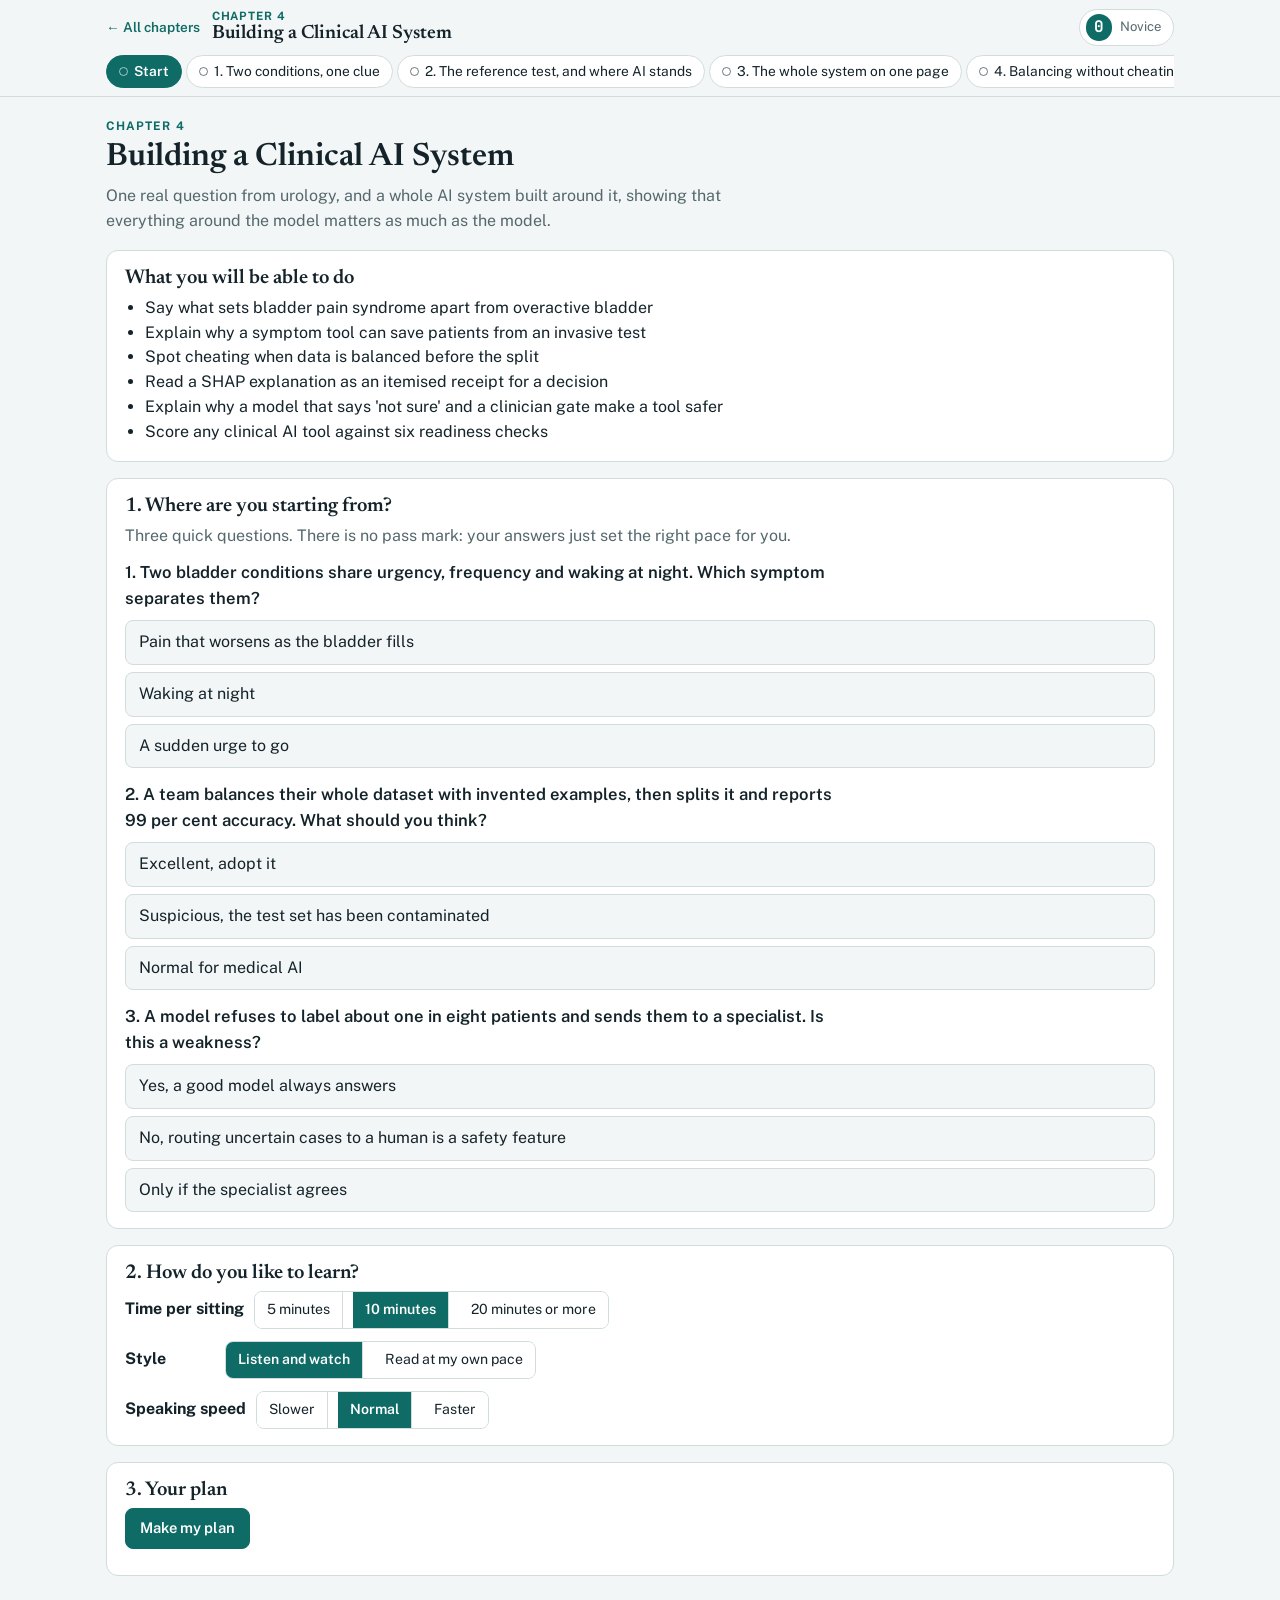
<file: ch04/index.html>
<!doctype html>
<html lang="en-GB">
<head>
<meta charset="utf-8">
<meta name="viewport" content="width=device-width, initial-scale=1, viewport-fit=cover">
<title>Chapter 4 · Building a Clinical AI System</title>
<meta name="description" content="One real question from urology, and a whole AI system built around it, showing that everything around the model matters as much as the model.">
<link rel="preconnect" href="https://fonts.googleapis.com">
<link rel="preconnect" href="https://fonts.gstatic.com" crossorigin>
<link rel="stylesheet" href="https://fonts.googleapis.com/css2?family=Newsreader:opsz,wght@6..72,500;6..72,600&family=Public+Sans:wght@400;500;600;700&family=JetBrains+Mono:wght@400;600&display=swap">
<link rel="stylesheet" href="../assets/style.css">
</head>

<body>


<header class="top"><div class="wrap">
  <div class="bar">
    <a class="home" href="../index.html">← All chapters</a>
    <h1 id="chTitle"><small id="chNum"></small><span></span></h1>
    <button class="idx" id="idxChip" type="button" title="Your learning index for this chapter"><b id="idxVal">0</b><span id="idxLvl">Novice</span></button>
  </div>
  <nav class="menu" id="menu" aria-label="Chapter sections"></nav>
</div></header>
<main class="wrap" id="main"></main>
<script src="../assets/three.min.js"></script>
<script src="../assets/scenes.js"></script>
<script src="../assets/labs.js"></script>
<script src="../assets/music.js"></script>
<script>
/* Chapter 4: Building a Clinical AI System. Lesson narration, 3D scenes, games and tests. The shared engine is in ../assets/engine.js */
const CH = {"id": "ch04", "num": "4", "title": "Building a Clinical AI System", "summary": "One real question from urology, and a whole AI system built around it, showing that everything around the model matters as much as the model.", "outcomes": ["Say what sets bladder pain syndrome apart from overactive bladder", "Explain why a symptom tool can save patients from an invasive test", "Spot cheating when data is balanced before the split", "Read a SHAP explanation as an itemised receipt for a decision", "Explain why a model that says 'not sure' and a clinician gate make a tool safer", "Score any clinical AI tool against six readiness checks"], "starter": [{"q": "Two bladder conditions share urgency, frequency and waking at night. Which symptom separates them?", "o": ["Pain that worsens as the bladder fills", "Waking at night", "A sudden urge to go"], "a": 0}, {"q": "A team balances their whole dataset with invented examples, then splits it and reports 99 per cent accuracy. What should you think?", "o": ["Excellent, adopt it", "Suspicious, the test set has been contaminated", "Normal for medical AI"], "a": 1}, {"q": "A model refuses to label about one in eight patients and sends them to a specialist. Is this a weakness?", "o": ["Yes, a good model always answers", "No, routing uncertain cases to a human is a safety feature", "Only if the specialist agrees"], "a": 1}], "lessons": [{"title": "Two conditions, one clue", "minutes": 2, "slides": [{"img": 3, "say": ["Welcome to Chapter 4, Building a Clinical AI System. I'm Sam, your tutor.", "This chapter takes one real medical question and builds a whole AI system around it, step by step.", "The question comes from urology. How do you tell overactive bladder from bladder pain syndrome?", "Both cause the same three everyday symptoms. A sudden, urgent need to pass urine. Going often. And waking at night to go.", "One difference matters. Pain. Bladder pain syndrome hurts, and the pain gets worse as the bladder fills. Overactive bladder has urgency but no pain.", "That single clue is what the tool will learn to read.", "Getting this wrong is common. In primary care, around four in ten patients are misdiagnosed at first. Many wait years for the right label, often on the wrong treatment meanwhile."], "scene": {"type": "graph", "title": "Same three symptoms; pain on filling is the one clue", "nodes": [{"id": "oab", "label": "Overactive\nbladder", "p": [-4.4, 2, -0.6], "c": "cyan", "shape": "sphere", "size": 1.1, "ls": 0.7}, {"id": "bps", "label": "Bladder pain\nsyndrome", "p": [4.4, 2, -0.6], "c": "amber", "shape": "sphere", "size": 1.1, "ls": 0.7}, {"id": "urg", "label": "Urgency", "p": [-3.2, 0.1, 1], "c": "slate", "shape": "cyl", "size": 0.9, "ls": 0.62}, {"id": "freq", "label": "Going often", "p": [0, 0.1, 1.2], "c": "slate", "shape": "cyl", "size": 0.9, "ls": 0.62}, {"id": "night", "label": "Waking at night", "p": [3.2, 0.1, 1], "c": "slate", "shape": "cyl", "size": 0.9, "ls": 0.62}, {"id": "pain", "label": "Pain that grows\nas bladder fills", "p": [1.4, 3.3, -1.6], "c": "red", "shape": "ico", "size": 1.1, "spin": true, "ls": 0.7}, {"id": "mis", "label": "About 4 in 10\nmisdiagnosed at first", "p": [-1.6, 3.3, -1.6], "c": "red", "shape": "shield", "size": 0.9, "ls": 0.65}], "links": [["oab", "urg"], ["oab", "freq"], ["oab", "night"], ["bps", "urg"], ["bps", "freq"], ["bps", "night"], ["bps", "pain"], ["mis", "oab"], ["mis", "bps"]], "steps": ["all", "all", "all", ["oab", "bps"], ["oab", "bps"], ["urg", "freq", "night"], ["urg"], ["freq"], ["night"], ["pain"], ["pain"], ["bps", "pain"], ["oab", "urg"], ["pain"], ["mis"], ["mis"], ["mis", "oab", "bps"]]}}, {"img": 4, "say": ["Here is just enough anatomy. Urine arrives from the kidneys, collects in the bladder, and leaves through a tube called the urethra.", "The bladder wall is a muscle called the detrusor. Two ring-shaped muscles act as taps at the outlet.", "Think of a balloon with a tap. Filling it slowly with the tap shut is storage. Opening the tap only when you choose is emptying.", "Urgency is the balloon squeezing itself at the wrong time. Pain on filling is the balloon wall being sore.", "Almost every bladder symptom is this balance going wrong."], "scene": {"type": "graph", "title": "The bladder: a balloon with a tap", "nodes": [{"id": "kid", "label": "Kidneys", "p": [-4.5, 1, 0], "c": "slate", "shape": "sphere", "size": 0.9}, {"id": "blad", "label": "Bladder wall:\ndetrusor muscle", "p": [-1.5, 1, 0.8], "c": "cyan", "shape": "sphere", "size": 1.3, "spin": true, "ls": 0.7}, {"id": "taps", "label": "Two ring muscles:\nthe taps", "p": [1.5, 1, 0.8], "c": "violet", "shape": "torus", "size": 1, "ls": 0.7}, {"id": "ureth", "label": "Urethra", "p": [4.5, 1, 0], "c": "slate", "shape": "cyl", "size": 0.9}, {"id": "urg", "label": "Urgency: squeezes\nat the wrong time", "p": [-3.2, 3.2, -1.6], "c": "amber", "shape": "ico", "size": 0.9, "ls": 0.65}, {"id": "pain", "label": "Pain on filling:\nwall is sore", "p": [0.4, 3.3, -1.6], "c": "red", "shape": "ico", "size": 0.9, "ls": 0.65}], "links": [["kid", "blad"], ["blad", "taps"], ["taps", "ureth"], ["blad", "urg"], ["blad", "pain"]], "steps": ["all", ["kid", "blad", "ureth"], ["blad"], ["taps"], ["blad", "taps"], ["blad", "taps"], ["taps", "ureth"], ["blad", "urg"], ["blad", "pain"], "all"]}}], "keyPoint": "Both conditions share urgency, frequency and night-time waking. Pain that worsens as the bladder fills points to bladder pain syndrome.", "plain": ["Overactive bladder: urgency, going often, waking at night, no pain.", "Bladder pain syndrome: the same, plus pain that grows as the bladder fills.", "Misdiagnosis is common and patients can wait years for the right label.", "Bladder as a balloon with a tap: squeezing at the wrong time is urgency, a sore wall is pain."], "check": {"q": "A patient has urgency, goes often and wakes at night, with no pain. Which condition does this fit?", "o": ["Bladder pain syndrome", "Overactive bladder", "Neither, pain is always present"], "a": 1, "e": "Urgency, frequency and night-time waking without pain fits overactive bladder. Pain on filling would point to bladder pain syndrome.", "retry": {"q": "In the balloon picture, what is urgency?", "o": ["The balloon squeezing itself at the wrong time", "The balloon wall being sore", "The tap being stuck shut"], "a": 0, "e": "Urgency is the bladder muscle squeezing when it should be relaxed and storing."}}, "scenario": {"title": "The GP's dilemma", "setting": "You are a GP. Mrs Patel, 52, has had urgency and frequency for two years and has been treated for overactive bladder without benefit. Today she mentions a deep ache that builds as her bladder fills.", "steps": [{"prompt": "What does the new detail suggest?", "choices": [{"t": "Her overactive bladder is getting worse", "s": 0, "fb": "Pain on filling is not part of overactive bladder. It is the key clue for bladder pain syndrome."}, {"t": "Bladder pain syndrome should now be considered", "s": 2, "fb": "Right. Pain that worsens as the bladder fills is the single symptom that separates the two."}, {"t": "The pain is unrelated to her bladder", "s": 0, "fb": "Pain linked to filling is exactly the clue to listen for."}]}, {"prompt": "Why does the chapter say a tool for this question is worth building carefully?", "choices": [{"t": "Because the conditions are very rare", "s": 0, "fb": "No. The problem is that they are common and often confused."}, {"t": "Because misdiagnosis is common and patients wait years, often on the wrong treatment", "s": 2, "fb": "Right. Around four in ten are misdiagnosed at first, and the wait for the right label can be years."}, {"t": "Because the reference test is cheap and quick", "s": 0, "fb": "The opposite. The reference test is invasive, which is why an early symptom tool helps."}]}]}, "lab": {"type": "sort", "title": "One clue apart", "prompt": "Sort each feature: overactive bladder, bladder pain syndrome, or both?", "buckets": ["Overactive bladder", "Bladder pain syndrome", "Both conditions"], "items": [{"t": "Sudden, urgent need to pass urine", "b": 2, "why": "Urgency is shared by both conditions."}, {"t": "Going often", "b": 2, "why": "Frequency is shared by both conditions."}, {"t": "Waking at night to go", "b": 2, "why": "Night-time waking is shared by both conditions."}, {"t": "Pain that gets worse as the bladder fills", "b": 1, "why": "Pain on filling is the clue for bladder pain syndrome."}, {"t": "Urgency but no pain", "b": 0, "why": "Overactive bladder has urgency without pain."}, {"t": "Balloon analogy: the wall is sore", "b": 1, "why": "A sore wall stands for pain on filling."}, {"t": "Urgency, frequency and night waking, with no pain", "b": 0, "why": "The shared symptoms without pain fit overactive bladder."}], "explain": "Both conditions share urgency, frequency and night-time waking. Pain that worsens as the bladder fills points to bladder pain syndrome."}}, {"title": "The reference test, and where AI stands", "minutes": 3, "slides": [{"img": 6, "say": ["Who looks after these conditions? Surgical urologists remove or repair tissue. Functional urologists manage how the bladder behaves over time.", "Our two conditions belong to functional urology. They are judged from symptoms. So our tool should use the same everyday evidence a clinician weighs, and show its reasoning.", "The reference test is called video-urodynamics. A thin tube fills the bladder while sensors measure pressure and an X-ray films it.", "There is one friendly sum. To find what the bladder muscle itself is doing, take the total bladder pressure and subtract the belly pressure from coughing or straining.", "It is the gold standard, but it is invasive, uncomfortable, and carries a little radiation.", "So if a simple symptom tool can confidently sort the clear cases, the hard test can be saved for the uncertain ones. That is the tool we build."], "scene": {"type": "graph", "title": "Symptom tool sorts clear cases; the invasive test is kept for the rest", "nodes": [{"id": "surg", "label": "Surgical urology:\nremove or repair", "p": [-4.4, 3, -1.2], "c": "slate", "shape": "box", "size": 0.9, "ls": 0.65}, {"id": "func", "label": "Functional urology:\nbladder behaviour", "p": [-4.4, 0.4, 0.8], "c": "violet", "shape": "sphere", "size": 1, "ls": 0.65}, {"id": "sym", "label": "Symptom tool that\nshows its reasoning", "p": [-1.2, 1.4, 1], "c": "cyan", "shape": "ico", "size": 1.2, "spin": true, "ls": 0.65}, {"id": "clear", "label": "Clear cases:\nsorted by the tool", "p": [1.2, -0.4, 1.2], "c": "green", "shape": "cyl", "size": 0.9, "ls": 0.62}, {"id": "unsure", "label": "Uncertain cases", "p": [4.6, -0.2, 0.6], "c": "amber", "shape": "cyl", "size": 0.9, "ls": 0.62}, {"id": "vud", "label": "Video-urodynamics:\ngold standard, invasive", "p": [1.8, 3.2, -1.4], "c": "red", "shape": "slab", "size": 1, "ls": 0.65}, {"id": "sum", "label": "Bladder muscle =\ntotal minus belly", "p": [4.6, 1.6, -0.6], "c": "slate", "shape": "box", "size": 0.8, "ls": 0.65}], "links": [["func", "sym"], ["sym", "clear"], ["sym", "unsure"], ["unsure", "vud"], ["vud", "sum"]], "steps": [["surg", "func"], ["surg"], ["func"], ["func"], ["func", "sym"], ["sym"], ["vud"], ["vud"], ["sum"], ["sum"], ["vud"], ["sym", "clear", "unsure", "vud"], "all"]}}, {"img": 7, "say": ["How mature is AI in urology, really? Read down the right-hand column.", "In screening and triage, symptom tools flag who needs attention. They assist, and our example lives here. In diagnosis, computer vision reads scans, again as an assistant. In surgery, the surgeon stays fully in control. Follow-up tools are only emerging.", "And a machine that decides alone? Research only. Not in use anywhere.", "So the honest headline: AI in urology is useful, but mostly as a careful assistant. The skill is handling uncertainty, explanation and testing well."], "scene": {"type": "stairs", "title": "AI in urology today: mostly a careful assistant", "flat": true, "levels": [{"label": "Screening and triage:\nassists (our tool)", "c": "green"}, {"label": "Diagnosis: reads\nscans, assists", "c": "cyan"}, {"label": "Surgery: surgeon\nfully in control", "c": "violet"}, {"label": "Follow-up:\nonly emerging", "c": "amber"}, {"label": "Decides alone:\nresearch only", "c": "red"}], "steps": ["all", "all", 0, 0, 1, 2, 3, 4, 4, 4, "all", "all"]}}], "keyPoint": "Video-urodynamics is the gold standard but invasive. A symptom tool that sorts the clear cases saves the hard test for the uncertain ones. AI here assists, it does not decide.", "plain": ["Functional urology manages bladder behaviour from symptoms, so the tool uses the same evidence.", "Video-urodynamics: a tube, pressure sensors and an X-ray. Accurate but invasive.", "Bladder muscle pressure equals total pressure minus belly pressure.", "AI in urology is an assistant. Machines that decide alone are research only."], "check": {"q": "Why is a symptom-based AI screen useful alongside video-urodynamics?", "o": ["It is more accurate than the reference test", "It replaces the reference test entirely", "It sorts clear cases so the invasive test is kept for uncertain ones"], "a": 2, "e": "Video-urodynamics is invasive and uncomfortable. A triage tool lets clinicians save it for patients who really need it.", "retry": {"q": "Where is AI in urology most mature and actually in use?", "o": ["Deciding alone without a clinician", "Assisting with screening and triage", "Replacing surgeons"], "a": 1, "e": "Deployed AI in urology assists. Full autonomy is research only, and surgeons stay in control."}}, "scenario": {"title": "The urodynamics waiting list", "setting": "You manage a urology department with a six-month wait for video-urodynamics. A supplier offers a symptom-based AI tool and says it 'diagnoses bladder conditions automatically'.", "steps": [{"prompt": "What is the realistic role for such a tool, based on this chapter?", "choices": [{"t": "Replace urodynamics so the list disappears", "s": 0, "fb": "No. The symptom tool cannot replace the reference test. It helps decide who needs it."}, {"t": "Sort the clear cases, so the invasive test is kept for genuinely uncertain patients", "s": 2, "fb": "Right. That is exactly the triage role the chapter builds."}, {"t": "Run the test faster", "s": 0, "fb": "The tool does not perform the test at all."}]}, {"prompt": "The supplier insists the tool can 'decide alone'. How mature is that kind of AI in urology?", "choices": [{"t": "Routine in most clinics", "s": 0, "fb": "No. Deployed AI in urology is assistive."}, {"t": "Common in surgery", "s": 1, "fb": "Surgical AI exists, but the surgeon stays fully in control, so it does not decide alone either."}, {"t": "Research only, not in use", "s": 2, "fb": "Right. Full autonomy is research only. Treat the claim with caution."}]}]}, "lab": {"type": "match", "title": "Test and territory", "prompt": "Match each term to its meaning from the lesson.", "pairs": [{"a": "Surgical urology", "b": "Removes or repairs tissue"}, {"a": "Functional urology", "b": "Manages how the bladder behaves over time, judged from symptoms"}, {"a": "Video-urodynamics", "b": "Gold-standard test: a tube fills the bladder, sensors measure pressure, an X-ray films it"}, {"a": "Bladder muscle pressure", "b": "Total bladder pressure minus belly pressure"}, {"a": "AI in screening and triage", "b": "Symptom tools flag who needs attention, as an assistant"}, {"a": "A machine that decides alone", "b": "Research only, not in use anywhere"}], "explain": "Video-urodynamics is the gold standard but invasive. A symptom tool that sorts the clear cases saves it for the uncertain ones, and AI here assists rather than decides."}}, {"title": "The whole system on one page", "minutes": 3, "slides": [{"img": 8, "say": ["If you remember one picture from this chapter, make it this one. The whole system in seven boxes.", "One, frame the question. Two, get the data and choose the inputs. Three, fix the imbalance. Four, pick the model. Five, make it explain itself. Six, test it honestly. Seven, turn it into a recommendation.", "The model is only one box out of seven. The other six make it a safe clinical tool.", "Think of opening a restaurant. The recipe matters. But hygiene, good suppliers and a chef checking every plate matter just as much. Skip those and you have a demo, not a service.", "And follow the dashed line. Real patient outcomes feed back to improve the system. It is a loop."], "scene": {"type": "graph", "title": "Seven boxes, one loop: the model is only one of them", "nodes": [{"id": "frame", "label": "1. Frame the\nquestion", "p": [-4.4, 1, 0], "c": "violet", "shape": "slab", "size": 0.9, "ls": 0.7}, {"id": "data", "label": "2. Data and\ninputs", "p": [-3, 3, -1.5], "c": "violet", "shape": "slab", "size": 0.9, "ls": 0.7}, {"id": "bal", "label": "3. Fix the\nimbalance", "p": [0, 3.4, -1.8], "c": "violet", "shape": "slab", "size": 0.9, "ls": 0.7}, {"id": "model", "label": "4. Pick the\nmodel", "p": [3, 3, -1.5], "c": "cyan", "shape": "ico", "size": 1.2, "spin": true, "ls": 0.7}, {"id": "expl", "label": "5. Explain\nitself", "p": [4.4, 1, 0], "c": "violet", "shape": "slab", "size": 0.9, "ls": 0.7}, {"id": "test", "label": "6. Test it\nhonestly", "p": [2, -0.5, 1.2], "c": "violet", "shape": "slab", "size": 0.9, "ls": 0.7}, {"id": "rec", "label": "7. Recommend", "p": [-2.2, -0.5, 1.2], "c": "green", "shape": "slab", "size": 0.9}], "links": [["frame", "data"], ["data", "bal"], ["bal", "model"], ["model", "expl"], ["expl", "test"], ["test", "rec"], ["rec", "frame"]], "steps": ["all", "all", ["frame"], ["data"], ["bal"], ["model"], ["expl"], ["test"], ["rec"], ["model"], ["frame", "data", "bal", "expl", "test", "rec"], "all", ["model"], ["frame", "data", "bal", "expl", "test", "rec"], "all", ["rec", "frame"], ["rec", "frame"], "all"]}}, {"img": 10, "say": ["Boxes one and two are about framing the question honestly. A badly framed task cannot be rescued by a clever model.", "Keep the question small. For this patient, is it more likely overactive bladder or bladder pain syndrome? One fork, the way a clinician thinks first.", "Use only early, cheap evidence a clinician already has. Symptom scores, a bladder diary and basic history.", "Ground truth is the answer key the model learns from. Its quality sets the ceiling.", "And one honesty point. This example used three hundred computer-generated patients. That is fine for building and stress-testing. But made-up patients can never prove the tool works on real ones."], "scene": {"type": "graph", "title": "Frame one small question; made-up patients prove nothing about real ones", "nodes": [{"id": "q", "label": "One small question:\nwhich of the two?", "p": [0, 0.2, 1], "c": "cyan", "shape": "ico", "size": 1.2, "spin": true, "ls": 0.7}, {"id": "bad", "label": "Badly framed task:\nno model rescues it", "p": [-4.4, -0.3, 0.8], "c": "red", "shape": "box", "size": 0.9, "ls": 0.65}, {"id": "ev", "label": "Early, cheap evidence:\nscores, diary, history", "p": [-4.4, 1.9, -0.6], "c": "green", "shape": "cyl", "size": 0.9, "ls": 0.65}, {"id": "gt", "label": "Ground truth: the\nanswer key (ceiling)", "p": [4.4, 1.9, -0.6], "c": "violet", "shape": "shield", "size": 0.9, "ls": 0.65}, {"id": "syn", "label": "300 computer-\ngenerated patients", "p": [-1.6, 3.3, -1.6], "c": "amber", "shape": "sphere", "size": 0.9, "ls": 0.7}, {"id": "real", "label": "Works on real\npatients? Not proven", "p": [2.2, 3.3, -1.6], "c": "red", "shape": "sphere", "size": 0.9, "ls": 0.65}], "links": [["ev", "q"], ["q", "gt"], ["bad", "q"], ["syn", "q"], ["syn", "real"]], "steps": ["all", ["bad"], ["q"], ["q"], ["q"], ["ev"], ["ev"], ["gt"], ["gt"], ["syn", "real"], ["syn"], ["syn"], ["real"]]}}], "keyPoint": "The model is one box out of seven. Frame one small question, use early evidence, and be honest that made-up patients prove nothing about real ones.", "plain": ["Seven boxes: frame, data, balance, model, explain, test, recommend. The model is just one.", "Like a restaurant: the recipe matters, but hygiene and a chef checking plates matter as much.", "Ask one small question using evidence a clinician already has early on.", "Three hundred computer-generated patients test the plumbing, not real performance."], "check": {"q": "In the seven-box system, how many boxes are the model itself?", "o": ["One", "Four", "Seven"], "a": 0, "e": "The model is one box. Balancing, explaining, testing and the clinician gate are the other six, and they make it safe.", "retry": {"q": "Why can results on 300 computer-generated patients not prove the tool works?", "o": ["Three hundred is too many to analyse", "Made-up patients test the pipeline, not real clinical performance", "Computer-generated data cannot be used at all"], "a": 1, "e": "Synthetic data is fine for building and stress-testing. Only real patients can show clinical performance."}}, "scenario": {"title": "Framing a chest pain tool", "setting": "Your emergency department wants an AI tool for chest pain. A data scientist proposes 'a model that diagnoses every possible cause using all results, including the angiogram'.", "steps": [{"prompt": "What is wrong with that framing?", "choices": [{"t": "Nothing, more causes and more data is better", "s": 0, "fb": "A badly framed task cannot be rescued by a clever model. Keep it small and early."}, {"t": "It asks too much and uses evidence that only arrives after the decision is needed", "s": 2, "fb": "Right. Frame one clear question and use only evidence available early."}, {"t": "It should use a bigger model", "s": 0, "fb": "The problem is the framing, not the model size."}]}, {"prompt": "Which framing follows the chapter's approach?", "choices": [{"t": "Is this chest pain likely cardiac or not, using history, examination and the first ECG?", "s": 2, "fb": "Right. One fork, early cheap evidence, and a clear answer key."}, {"t": "Predict the exact diagnosis from the discharge letter", "s": 0, "fb": "The discharge letter contains the answer. That is leakage, and it arrives far too late."}, {"t": "Predict length of stay for every patient", "s": 1, "fb": "A clear question, but not the one the department asked."}]}]}, "lab": {"type": "order", "title": "Seven boxes in order", "prompt": "Put the seven boxes of the system in the order the lesson gives them.", "items": ["Frame the question", "Get the data and choose the inputs", "Fix the imbalance", "Pick the model", "Make it explain itself", "Test it honestly", "Turn it into a recommendation"], "explain": "The model is only box four of seven. The other six, plus real outcomes feeding back, are what make it a safe clinical tool."}}, {"title": "Balancing without cheating", "minutes": 2, "slides": [{"img": 11, "say": ["Box three is imbalance. In real clinics one condition is usually far more common than the other.", "A lazy model can score well by always guessing the common one, and miss the rare one. In diagnosis that is dangerous, because the rare case is often the one you most need to catch.", "The middle panel shows a fix called SMOTE. It invents realistic new examples of the rarer condition by blending real ones together.", "The rule in red is the one to remember. Split the data first. Then apply SMOTE to the training part only. Never touch the test set.", "Here is why. SMOTE is like adding practice questions on a rare topic so a student is not caught out. But you must not sneak those practice questions into the final exam. That would only prove the student memorised them.", "If invented data leaks into the test set, the reported score is fake. Balance the training data, never the test data.", "When you see claims of ninety-nine per cent accuracy, this is one reason to be suspicious.", "There are other fixes too, such as penalising mistakes on the rare condition more heavily. The honest habit is to try a method, write it down, and check the rare condition really improves."], "scene": {"type": "graph", "title": "Split first, then balance the training part only", "nodes": [{"id": "data", "label": "All data: one\ncondition is rarer", "p": [-4.6, 1, 0.4], "c": "slate", "shape": "sphere", "size": 1, "ls": 0.7}, {"id": "lazy", "label": "Lazy model: always\nguesses the common one", "p": [-3.4, 3.2, -1.6], "c": "red", "shape": "box", "size": 0.8, "ls": 0.6}, {"id": "split", "label": "Split first", "p": [-1.6, 1, 0.8], "c": "violet", "shape": "torus", "size": 1}, {"id": "train", "label": "Training part", "p": [1.4, 2.4, -0.4], "c": "cyan", "shape": "cyl", "size": 1}, {"id": "smote", "label": "SMOTE: new rare\nexamples, blended", "p": [4.4, 3, -1.4], "c": "green", "shape": "ico", "size": 1, "spin": true, "ls": 0.65}, {"id": "test", "label": "Test set:\nnever touched", "p": [1.4, -0.2, 1], "c": "violet", "shape": "shield", "size": 1, "ls": 0.7}, {"id": "fake", "label": "Leaks into test:\nscore is fake", "p": [4.4, 0, 0.6], "c": "red", "shape": "box", "size": 0.9, "ls": 0.7}], "links": [["data", "lazy"], ["data", "split"], ["split", "train"], ["split", "test"], ["smote", "train"], ["fake", "test"]], "steps": ["all", ["data"], ["lazy"], ["lazy"], ["smote"], ["smote"], ["split", "train", "test"], ["split"], ["train", "smote"], ["test"], ["test"], ["smote", "train"], ["test", "fake"], ["fake"], ["fake"], ["train", "test"], ["fake"], ["train"], "all"]}}], "keyPoint": "Balance the training data, never the test data. Invented examples in the test set make the score fake.", "plain": ["One condition is usually rarer, and a lazy model just guesses the common one.", "SMOTE invents realistic extra examples of the rare condition.", "Split first, then balance only the training part.", "Practice questions must never end up in the final exam."], "check": {"q": "When should SMOTE be applied?", "o": ["To the whole dataset before splitting", "To the test set only", "To the training data only, after splitting"], "a": 2, "e": "Balancing before the split leaks invented examples into the test set and inflates the score.", "retry": {"q": "Why is a model that always guesses the common condition dangerous in diagnosis?", "o": ["It misses the rare case, which is often the one you most need to catch", "It runs too slowly", "It is too complicated to explain"], "a": 0, "e": "High accuracy from guessing the common answer hides the fact that the rare, important cases are being missed."}}, "scenario": {"title": "The 99 per cent colleague", "setting": "A colleague in your trust's data team proudly reports 99 per cent accuracy on a bladder tool. You ask how. They applied SMOTE to the whole dataset, then split it into training and test.", "steps": [{"prompt": "What has happened to the score?", "choices": [{"t": "It is reliable, because the data was balanced", "s": 0, "fb": "No. Invented examples have leaked into the test set, so the score is fake."}, {"t": "It is inflated, because invented examples ended up in the test set", "s": 2, "fb": "Right. The model was quizzed on data related to what it had already seen."}, {"t": "It is too low, because SMOTE makes tasks harder", "s": 0, "fb": "The opposite. Leakage makes the score look better than reality."}]}, {"prompt": "What should they do instead?", "choices": [{"t": "Apply SMOTE to the test set as well, for fairness", "s": 0, "fb": "Never touch the test set. It must keep its natural mix."}, {"t": "Split first, then apply SMOTE to the training part only, and re-run", "s": 2, "fb": "Right. Balance the training data, never the test data."}, {"t": "Report the 99 per cent but add a footnote", "s": 1, "fb": "Honesty helps, but the number itself is meaningless. Redo the split."}]}]}, "lab": {"type": "spot", "title": "The 99 per cent puzzle", "prompt": "Read the data team's note and tap every warning sign.", "parts": [{"lbl": "Data", "t": "Clinic records in which bladder pain syndrome is far rarer than overactive bladder.", "bad": false, "why": "Imbalance is normal in real clinics; it is the reason a fix is needed."}, {"lbl": "Plan", "t": "We used SMOTE so the model would not simply guess the common condition.", "bad": false, "why": "Using SMOTE to help with a rare condition is a reasonable fix."}, {"lbl": "Method", "t": "SMOTE was run on the whole dataset first.", "bad": true, "why": "SMOTE must be applied to the training part only, after splitting."}, {"lbl": "Split", "t": "The balanced data was then split into training and test sets.", "bad": true, "why": "Invented examples have now leaked into the test set, like practice questions in the final exam."}, {"lbl": "Result", "t": "Reported accuracy: 99 per cent.", "bad": true, "why": "With leaked test data the score is fake; such high claims are a reason to be suspicious."}, {"lbl": "Log", "t": "Each method we tried is written down.", "bad": false, "why": "Writing down the method is part of the honest habit."}, {"lbl": "Next step", "t": "We will check whether results on the rare condition really improve.", "bad": false, "why": "Checking the rare condition really improves is the right habit."}], "explain": "Balance the training data, never the test data. Invented examples in the test set make the score fake."}}, {"title": "A team of simple models", "minutes": 2, "slides": [{"img": 13, "say": ["Box four is choosing the model. Two ideas.", "First, fewer inputs. The team began with twenty-two and trimmed them to five that carry the signal. Pain, urgency, night-time urination, how long symptoms have lasted, and a standard symptom score.", "Fewer inputs means less chance of learning quirks, easier explanation and cheaper running. And these five are exactly what a urologist would weigh first. A quiet sign the model learned something real.", "Second, a team of models beats one. Three different simple models were used. A random forest is many yes-or-no decision trees voting together. A support vector machine draws the cleanest line between two groups. Logistic regression is a familiar statistical model.", "Each makes different kinds of mistake, so one covers another's weakness.", "Each gives a probability, not a hard yes or no, and the probabilities are averaged. This is called soft voting.", "Imagine three experienced doctors each giving a percentage. Seventy, fifty-five and sixty-five per cent pain syndrome. Averaging their confidence is steadier than a show of hands, and carries more information.", "The principle matters more than the algorithms. A few simple, explainable models are usually a better clinical choice than one giant black box. They are easier to test, explain and maintain."], "scene": {"type": "graph", "title": "Five familiar inputs and a team of simple models that average their confidence", "nodes": [{"id": "in", "label": "5 inputs (from 22):\npain, urgency, night,\nduration, score", "p": [-4.6, 1.2, 0.4], "c": "green", "shape": "cyl", "size": 1, "ls": 0.6}, {"id": "rf", "label": "Random forest:\ntrees voting", "p": [-1.2, 3.2, -1.6], "c": "cyan", "shape": "sphere", "size": 0.9, "ls": 0.7}, {"id": "svm", "label": "Support vector\nmachine: cleanest line", "p": [-0.8, 1.2, 0.4], "c": "cyan", "shape": "sphere", "size": 0.9, "ls": 0.65}, {"id": "lr", "label": "Logistic\nregression", "p": [-1.2, -0.5, 1.4], "c": "cyan", "shape": "sphere", "size": 0.9, "ls": 0.7}, {"id": "avg", "label": "Soft voting: average\nthe probabilities", "p": [2.6, 1.2, 0.6], "c": "green", "shape": "ico", "size": 1.2, "spin": true, "ls": 0.65}, {"id": "box", "label": "One giant\nblack box", "p": [4.4, 3.2, -1.6], "c": "red", "shape": "box", "size": 1, "ls": 0.7}], "links": [["in", "rf"], ["in", "svm"], ["in", "lr"], ["rf", "avg"], ["svm", "avg"], ["lr", "avg"]], "steps": ["all", "all", ["in"], ["in"], ["in"], ["in"], ["in"], ["in"], ["rf", "svm", "lr"], ["rf", "svm", "lr"], ["rf"], ["svm"], ["lr"], ["rf", "svm", "lr"], ["rf", "svm", "lr", "avg"], ["avg"], ["avg"], ["avg"], ["avg"], "all", ["rf", "svm", "lr", "box"], ["rf", "svm", "lr", "avg"]]}}], "keyPoint": "Trim to the few inputs that matter, and average the confidence of a few simple models rather than trusting one black box.", "plain": ["Twenty-two inputs trimmed to five: pain, urgency, night-time urination, duration, symptom score.", "The five match what a urologist would check first. A good sign.", "Three simple models each give a probability, and the probabilities are averaged.", "A few explainable models beat one black box in the clinic."], "check": {"q": "What does soft voting do?", "o": ["Counts each model's yes-or-no vote and takes the majority", "Averages each model's probability into one decision", "Picks the most complex model"], "a": 1, "e": "Averaging probabilities is steadier and carries more information than counting hard votes.", "retry": {"q": "Why is it reassuring that the five inputs kept were pain, urgency, night-time urination, duration and a symptom score?", "o": ["They are the cheapest to collect", "They guarantee fairness", "They match what a urologist would weigh first, so the model probably learned real signal"], "a": 2, "e": "When the inputs match clinical reasoning, the model is less likely to be learning quirks of the dataset."}}, "scenario": {"title": "Choosing between two bids", "setting": "Two suppliers bid for your bladder tool. Supplier X offers one very large black-box model using 40 inputs. Supplier Y offers three simple models that average their confidence, using five clinically familiar inputs.", "steps": [{"prompt": "A board member says 'surely bigger is better'. What does the chapter suggest?", "choices": [{"t": "Yes, more inputs and a bigger model always win", "s": 0, "fb": "In clinical work, the simplest design that does the job is easier to test, explain and maintain."}, {"t": "A few simple, explainable models are usually the better clinical choice", "s": 2, "fb": "Right. They can be validated, explained and kept running safely."}, {"t": "Pick whichever has the higher headline accuracy", "s": 1, "fb": "Accuracy alone hides a great deal. Consider explanation and maintenance too."}]}, {"prompt": "Supplier Y's five inputs are pain, urgency, night-time urination, duration and a symptom score. What does that tell you?", "choices": [{"t": "Nothing, inputs do not matter", "s": 0, "fb": "They matter a great deal. They show what the model relies on."}, {"t": "The model may be too simple to be useful", "s": 0, "fb": "Fewer inputs reduce the chance of learning quirks and make explanation easier."}, {"t": "The model relies on what a urologist would check first, a good sign it learned real signal", "s": 2, "fb": "Right. Matching clinical reasoning is a quiet sign of a sound model."}]}]}, "lab": {"type": "memory", "title": "Team of models", "prompt": "Find each pair: a term and what it means.", "pairs": [{"a": "Random forest", "b": "Many yes-or-no decision trees voting together"}, {"a": "Support vector machine", "b": "Draws the cleanest line between two groups"}, {"a": "Logistic regression", "b": "A familiar statistical model"}, {"a": "Soft voting", "b": "Averages each model's probability"}, {"a": "The five inputs", "b": "Pain, urgency, night urination, duration, symptom score"}, {"a": "Fewer inputs", "b": "Fewer quirks learned, easier to explain, cheaper"}], "explain": "Trim to the few inputs that matter, and average the confidence of a few simple, explainable models rather than trusting one black box."}}, {"title": "An itemised receipt", "minutes": 2, "slides": [{"img": 15, "say": ["Box five is explanation. A model that cannot explain itself will not be trusted, and increasingly will not be approved.", "The tool here is called SHAP. It treats each symptom like a player on a team and works out its fair share of the final answer. Which way it pushed, and how hard.", "The left picture is the overall view. Across all patients, which symptoms matter most on average.", "The right picture is one patient. Here pain, urgency and frequency each nudge the decision towards bladder pain syndrome.", "Think of it as an itemised receipt for the decision. Instead of the computer says pain syndrome, you get pain plus forty-six, urgency plus twenty-six, frequency plus twenty. So, pain syndrome. The clinician can check every line.", "This has two uses. It builds trust and supports the conversation with the patient.", "And it catches bugs. If one symptom always dominates, that symptom may secretly be part of the answer key. That is leakage.", "If the explanation does not match clinical reasoning, that is a reason to look closer. It is not a reason to override the doctor."], "scene": {"type": "bars", "title": "SHAP: an itemised receipt for one patient's result", "scale": 0.08, "bars": [{"id": "pain", "label": "Pain +", "v": 46, "p": [-2.6, 0], "c": "amber"}, {"id": "urg", "label": "Urgency +", "v": 26, "p": [0, 0], "c": "cyan"}, {"id": "freq", "label": "Frequency +", "v": 20, "p": [2.6, 0], "c": "cyan"}], "axes": [{"t": "Push towards bladder pain syndrome", "p": [0, -2.2, 1.6]}], "steps": ["all", "all", "all", ["pain"], ["pain"], "all", "all", "all", "all", "all", "all", "all", "all", "all", "all", "all", "all", "all", "all", "all"]}}], "keyPoint": "SHAP gives an itemised receipt for each decision. It builds trust, and it catches a symptom that secretly holds the answer.", "plain": ["SHAP shows how much each symptom pushed the decision, and which way.", "Overall view: which symptoms matter most across everyone. One-patient view: this decision.", "Like a receipt: pain plus forty-six, urgency plus twenty-six, so pain syndrome.", "If one symptom always dominates, suspect leakage."], "check": {"q": "A clinician sees that pain and urgency pushed a patient's result towards bladder pain syndrome. How does this help?", "o": ["It lets the clinician check the model relied on sensible evidence", "It raises the model's accuracy", "It removes the need for a clinician"], "a": 0, "e": "SHAP does not change the answer. It shows the reasons, so the clinician can check them.", "retry": {"q": "In the explanations, one symptom dominates every single prediction. What should the team ask?", "o": ["Whether to give it more weight", "Whether it is secretly part of the answer key", "Whether to switch explanations off"], "a": 1, "e": "A symptom that always dominates may be leaking the answer. Explanations double as a safety check."}}, "scenario": {"title": "The receipt that did not add up", "setting": "A consultant reviews a tool's explanation for Mr Okafor. It says bladder pain syndrome, driven almost entirely by 'symptom duration'. His pain score barely features, yet he describes severe pain on filling.", "steps": [{"prompt": "What does this explanation tell the consultant?", "choices": [{"t": "The tool must be right, computers do not make mistakes", "s": 0, "fb": "The reasoning does not match clinical sense. That is a reason to look closer."}, {"t": "The tool reached a plausible answer for an odd reason, so look closer", "s": 2, "fb": "Right. A receipt that does not match clinical reasoning is a warning, even when the label looks right."}, {"t": "Explanations are decoration and can be ignored", "s": 0, "fb": "Explanations are how you check the model leaned on sensible evidence."}]}, {"prompt": "The audit team finds 'symptom duration' dominates almost every prediction. What should they suspect?", "choices": [{"t": "Duration is the most important symptom medically", "s": 1, "fb": "Possibly, but a single input dominating everything is a classic sign of a deeper problem."}, {"t": "The tool needs a bigger screen", "s": 0, "fb": "Not relevant."}, {"t": "Duration may secretly be part of the answer key, a form of leakage", "s": 2, "fb": "Right. Explanations caught a possible bug. That is their second use."}]}]}, "lab": {"type": "sort", "title": "Reading the receipt", "prompt": "Sort each card: overall view, one-patient view, or a reason to look closer.", "buckets": ["Overall view", "One-patient view", "Reason to look closer"], "items": [{"t": "Which symptoms matter most on average across all patients", "b": 0}, {"t": "Ranking of symptoms across the whole patient group", "b": 0}, {"t": "Pain +46, urgency +26, frequency +20 for this patient", "b": 1}, {"t": "An itemised receipt for one decision", "b": 1}, {"t": "One symptom always dominates every decision", "b": 2, "why": "It may secretly be part of the answer key: leakage."}, {"t": "The explanation does not match clinical reasoning", "b": 2, "why": "A reason to look closer, not to override the doctor."}, {"t": "A result driven almost entirely by symptom duration", "b": 2, "why": "One symptom dominating is a warning sign worth checking."}], "explain": "SHAP gives an itemised receipt the clinician can check line by line. It builds trust and catches bugs such as a symptom that secretly holds the answer."}}, {"title": "Test once, then a human signs off", "minutes": 3, "slides": [{"img": 17, "say": ["Box six is honest testing. About eighty per cent of the patients form a development set, split into five parts. Each part takes a turn as the check while the model learns from the rest.", "SMOTE is applied inside each learning part only.", "The other twenty per cent is a held-out test set. Think of it as a sealed exam. You open it once, at the very end, and it keeps its natural mix. Peek early and the result is worthless.", "Report several numbers, not just accuracy, which can hide poor results on the rarer condition.", "Now the standout idea. The model is allowed to say, I am not sure. About one in eight patients fall in the boundary, and they go to a specialist instead of being forced into a label.", "Uncertainty is information, not failure."], "scene": {"type": "graph", "title": "A sealed exam, opened once, and a model allowed to say 'not sure'", "nodes": [{"id": "dev", "label": "Development set:\nabout 80%, 5 parts", "p": [-4.4, 1.9, -0.6], "c": "cyan", "shape": "cyl", "size": 1, "ls": 0.65}, {"id": "smote", "label": "SMOTE inside each\nlearning part only", "p": [-4.4, -0.3, 0.8], "c": "green", "shape": "box", "size": 0.8, "ls": 0.65}, {"id": "test", "label": "Held-out test set:\nabout 20%, sealed", "p": [0, 0.2, 1], "c": "violet", "shape": "shield", "size": 1.2, "spin": true, "ls": 0.65}, {"id": "peek", "label": "Peek early:\nresult worthless", "p": [-1.4, 3.3, -1.6], "c": "red", "shape": "box", "size": 0.8, "ls": 0.7}, {"id": "nums", "label": "Several numbers,\nnot just accuracy", "p": [4.4, 1.9, -0.6], "c": "amber", "shape": "slab", "size": 0.9, "ls": 0.7}, {"id": "unsure", "label": "'Not sure': about\n1 in 8 to a specialist", "p": [2, 3.3, -1.6], "c": "green", "shape": "ico", "size": 1, "ls": 0.65}], "links": [["dev", "smote"], ["dev", "test"], ["peek", "test"], ["test", "nums"], ["test", "unsure"]], "steps": ["all", ["dev"], ["dev"], ["smote"], ["test"], ["test"], ["test"], ["peek"], ["nums"], ["unsure"], ["unsure"], ["unsure"], ["unsure"]]}}, {"img": 19, "say": ["Box seven. A prediction alone helps nobody. It must become an action, and a human must check it.", "The model's answer and its reasons are matched to clinical guidelines. A confidence check may abstain. Then comes the clinician gate, before anything is written in the patient's record.", "The model proposes. The doctor disposes. Think of a pharmacist checking a prescription before it reaches you.", "Finally, outcomes are recorded and watched for drift, the slow slide in performance as patients or practice change. If it slips, the system flags it and can be retrained.", "So going live is the start of the work, not the end."], "scene": {"type": "stairs", "title": "The model proposes, the doctor disposes, then watch for drift", "levels": [{"label": "Answer and\nits reasons", "c": "cyan"}, {"label": "Matched to\nguidelines", "c": "slate"}, {"label": "Confidence check:\nmay abstain", "c": "amber"}, {"label": "Clinician gate", "c": "violet"}, {"label": "Patient record", "c": "green"}, {"label": "Watch outcomes\nfor drift", "c": "amber"}, {"label": "Flag and\nretrain", "c": "cyan"}], "steps": ["all", 0, 3, 1, 2, 3, 3, 3, 3, 5, 6, "all"]}}], "keyPoint": "Open the sealed test set once, let the model say 'not sure', and keep a clinician at the gate. Then watch for drift.", "plain": ["The held-out test set is a sealed exam, opened once at the end.", "About one in eight uncertain patients go to a specialist instead of being force-labelled.", "The model proposes, the doctor disposes. Nothing reaches the patient without a clinician.", "After go-live, watch for drift and retrain when performance slips."], "check": {"q": "How should the held-out test set be used?", "o": ["Checked after every change to tune the model", "Balanced with SMOTE before the final test", "Opened once at the end, keeping its natural mix"], "a": 2, "e": "The test set is a sealed exam. Peeking early or balancing it makes the final score meaningless.", "retry": {"q": "What does 'the model proposes, the doctor disposes' mean?", "o": ["The doctor trains the model", "No recommendation reaches a patient without a clinician reviewing it", "The model can override the doctor when confident"], "a": 1, "e": "The clinician gate means a qualified human signs off every recommendation."}}, "scenario": {"title": "The never-unsure tool", "setting": "Your trust pilots a bladder triage tool. The supplier is proud that it 'always gives an answer, never abstains'. Six months in, nurses notice more patients being started on the wrong treatment.", "steps": [{"prompt": "What is the main risk of a tool that never says 'not sure'?", "choices": [{"t": "Confident wrong labels for genuinely uncertain patients", "s": 2, "fb": "Right. Boundary cases should go to a specialist, not be forced into a label."}, {"t": "Too many referrals to specialists", "s": 0, "fb": "The opposite. It refers nobody, which is the problem."}, {"t": "Slower clinic lists", "s": 0, "fb": "Speed is not the safety issue here."}]}, {"prompt": "You also learn that recommendations go straight into the record with no clinician review. What must change?", "choices": [{"t": "Nothing, the tool was validated", "s": 0, "fb": "Validation does not remove the need for a human gate."}, {"t": "Add a clinician gate so a qualified person signs off every recommendation", "s": 2, "fb": "Right. The model proposes, the doctor disposes."}, {"t": "Ask nurses to double-check the record afterwards", "s": 1, "fb": "Better than nothing, but the check must happen before anything is documented."}]}, {"prompt": "Performance has slipped since go-live. What does a well-designed system do?", "choices": [{"t": "Nothing, a validated model does not change", "s": 0, "fb": "Patients and practice change, so performance can drift."}, {"t": "Flag the drift so the team can investigate and retrain", "s": 2, "fb": "Right. Outcomes are watched, slippage is flagged, and the model is retrained and rechecked."}, {"t": "Remove the clinician gate to speed things up", "s": 0, "fb": "That would make things less safe, not more."}]}]}, "lab": {"type": "rush", "title": "Safe or not?", "prompt": "Beat the clock: is each practice safe or unsafe?", "seconds": 60, "buckets": ["Safe practice", "Unsafe practice"], "items": [{"t": "Open the test set once, at the very end", "b": 0}, {"t": "Peek at the test set during development", "b": 1}, {"t": "Let the model say 'I am not sure'", "b": 0}, {"t": "Force every patient into a label", "b": 1}, {"t": "Clinician checks before the record is written", "b": 0}, {"t": "Model's answer goes straight into the record", "b": 1}, {"t": "Report several numbers, not just accuracy", "b": 0}, {"t": "Report accuracy alone", "b": 1}, {"t": "Watch outcomes for drift after go-live", "b": 0}, {"t": "Treat go-live as the end of the work", "b": 1}, {"t": "Apply SMOTE inside each learning part only", "b": 0}, {"t": "Keep the test set's natural mix", "b": 0}], "explain": "Open the sealed test set once, let the model say 'not sure', keep a clinician at the gate, and watch for drift after go-live."}}, {"title": "Is it ready for the clinic?", "minutes": 3, "slides": [{"img": 21, "say": ["Is it ready for the clinic? This scorecard is deliberately sobering. Read down the gap column.", "Data: three hundred computer-generated patients, so no real-patient evidence yet. Labels: made by rules, so possibly noisy. Uncertainty: the cut-offs were set by hand.", "Explanations: not yet tested with clinicians. Fairness: not checked by group. Governance: a gate in the design, but no live audit data.", "Every red row is a study that still has to be done. Strong accuracy offline is the beginning of the work, not the end.", "You can score any clinical AI tool you meet against these six rows and see its biggest gap at once."], "scene": {"type": "graph", "title": "Six readiness checks: every red row is a study still to do", "nodes": [{"id": "hub", "label": "Ready for\nthe clinic?", "p": [0, 0.2, 1], "c": "amber", "shape": "ico", "size": 1.2, "spin": true, "ls": 0.7}, {"id": "data", "label": "Data: no real\npatients yet", "p": [-4.6, 0.4, 0.4], "c": "red", "shape": "slab", "size": 0.9, "ls": 0.7}, {"id": "lab", "label": "Labels: made by\nrules, maybe noisy", "p": [-3.6, 2.6, -1], "c": "red", "shape": "slab", "size": 0.9, "ls": 0.65}, {"id": "unc", "label": "Uncertainty: cut-\noffs set by hand", "p": [-1.3, 3.4, -1.8], "c": "red", "shape": "slab", "size": 0.9, "ls": 0.6}, {"id": "expl", "label": "Explanations: not\ntested with clinicians", "p": [2.0, 3.4, -1.8], "c": "red", "shape": "slab", "size": 0.9, "ls": 0.6}, {"id": "fair", "label": "Fairness: not\nchecked by group", "p": [4.6, 2.2, -1], "c": "red", "shape": "slab", "size": 0.9, "ls": 0.65}, {"id": "gov", "label": "Governance: gate,\nno live audit data", "p": [4.6, 0.2, 0.4], "c": "red", "shape": "slab", "size": 0.9, "ls": 0.65}], "links": [["hub", "data"], ["hub", "lab"], ["hub", "unc"], ["hub", "expl"], ["hub", "fair"], ["hub", "gov"]], "steps": [["hub"], "all", "all", ["data"], ["lab"], ["unc"], ["expl"], ["fair"], ["gov"], "all", ["hub"], "all"]}}, {"img": 22, "say": ["The gaps fall into three groups. Data and labels is the biggest. It needs real patients from several sites, with diagnoses confirmed by the reference test.", "Fairness. A model can look good on average yet fail one group. These conditions affect men and women differently and change with age. So results must be reported by group, not as one average. That is an ethical duty, not a nicety.", "The road to use. A prospective study on real patients, the medical device route, fitting into clinic routines, audit, staff training, and monitoring.", "See these as the to-do list for the next phase, not reasons to give up."], "scene": {"type": "graph", "title": "Three groups of gaps: the to-do list for the next phase", "nodes": [{"id": "data", "label": "Data and labels:\nthe biggest gap", "p": [-4.2, 2.6, -1], "c": "red", "shape": "slab", "size": 1.1, "ls": 0.7}, {"id": "sites", "label": "Real patients, several\nsites, reference test", "p": [-4.2, 0.2, 0.8], "c": "green", "shape": "cyl", "size": 0.9, "ls": 0.6}, {"id": "fair", "label": "Fairness", "p": [0, 2.6, -1], "c": "violet", "shape": "shield", "size": 1.1}, {"id": "grp", "label": "Report by group\n(sex, age), not\none average", "p": [0, 0.2, 0.8], "c": "green", "shape": "cyl", "size": 0.9, "ls": 0.6}, {"id": "road", "label": "The road to use", "p": [4.2, 2.6, -1], "c": "cyan", "shape": "slab", "size": 1.1}, {"id": "list", "label": "Study, device route,\nroutines, audit,\ntraining, monitoring", "p": [4.2, 0.2, 0.8], "c": "green", "shape": "cyl", "size": 0.9, "ls": 0.6}], "links": [["data", "sites"], ["fair", "grp"], ["road", "list"]], "steps": [["data", "fair", "road"], ["data"], ["data", "sites"], ["fair"], ["fair", "grp"], ["grp"], ["grp"], ["fair", "grp"], ["road"], ["road", "list"], "all"]}}], "keyPoint": "Six readiness checks: data, labels, uncertainty, explanations, fairness, governance. Strong offline accuracy is the start, not the end.", "plain": ["Biggest gap: no real patients yet, and labels that may be noisy.", "Cut-offs set by hand and explanations untested with clinicians.", "Fairness unknown until results are split by age and sex.", "Next phase: a real-patient study, the device route, workflow, audit, training, monitoring."], "check": {"q": "A hospital is impressed by strong accuracy on synthetic data. Which study best closes the biggest gap?", "o": ["A larger synthetic cohort", "Adding more models", "A multi-site prospective study with real patients and reference-confirmed diagnoses"], "a": 2, "e": "Synthetic data cannot prove clinical performance. Real, multi-site, reference-confirmed data is the priority.", "retry": {"q": "Why must performance be reported by group, such as age and sex?", "o": ["Because averages are hard to calculate", "Because a model can look good on average yet fail one group", "Because regulators ban averages"], "a": 1, "e": "An average can hide failure in a particular group. For these conditions, sex and age matter."}}, "scenario": {"title": "Scoring the supplier's tool", "setting": "A supplier presents a bladder tool to your procurement panel. Their evidence: 92 per cent accuracy on a synthetic cohort, labels generated by rules, no subgroup results, and no live monitoring yet.", "steps": [{"prompt": "Using the six-row scorecard, what is the single biggest gap?", "choices": [{"t": "No real-patient evidence", "s": 2, "fb": "Right. Everything else rests on this. Synthetic results prove nothing about real patients."}, {"t": "The accuracy is too low", "s": 0, "fb": "The number is not the issue. Where it came from is."}, {"t": "The slides were too long", "s": 0, "fb": "Not relevant."}]}, {"prompt": "The supplier offers to run on 10,000 synthetic patients instead. Does that help?", "choices": [{"t": "Yes, more data settles it", "s": 0, "fb": "More made-up patients still prove nothing about real ones."}, {"t": "No, the gap is real patients, not more synthetic ones", "s": 2, "fb": "Right. A prospective study on real patients across sites is what is needed."}, {"t": "Partly, if the synthetic data is more varied", "s": 1, "fb": "Variety helps stress-test the pipeline, but only real patients show clinical performance."}]}, {"prompt": "What do you ask about fairness?", "choices": [{"t": "Nothing, fairness is a research topic", "s": 0, "fb": "It is an ethical duty. These conditions differ by sex and age."}, {"t": "For results split by sex and age, not one average", "s": 2, "fb": "Right. An average can hide a group the tool fails."}, {"t": "Whether the supplier has a fairness policy", "s": 1, "fb": "A policy is not evidence. Ask for the results by group."}]}]}, "lab": {"type": "spot", "title": "Score the supplier", "prompt": "Read the supplier's evidence summary and tap every gap that still needs a study.", "parts": [{"lbl": "Accuracy", "t": "92 per cent accuracy on a synthetic cohort.", "bad": true, "why": "Computer-generated patients cannot prove the tool works on real ones."}, {"lbl": "Labels", "t": "Diagnosis labels were generated by rules.", "bad": true, "why": "Rule-made labels may be noisy; real diagnoses should be confirmed by the reference test."}, {"lbl": "Fairness", "t": "Results are given as one overall average; no subgroup results.", "bad": true, "why": "A tool can look good on average yet fail one group, so results must be reported by group."}, {"lbl": "Monitoring", "t": "No live monitoring yet.", "bad": true, "why": "Without monitoring, drift after go-live would go unnoticed."}, {"lbl": "Uncertainty", "t": "The tool can say it is not sure and refer the patient to a specialist.", "bad": false, "why": "Letting the model say 'not sure' is good design."}, {"lbl": "Governance", "t": "A clinician must approve before anything enters the patient record.", "bad": false, "why": "A clinician gate is part of safe design."}, {"lbl": "Next phase", "t": "Supplier proposes a multi-site prospective study on real patients.", "bad": false, "why": "This is the study that would close the biggest gap."}], "explain": "Score any tool against the six readiness checks. Strong offline accuracy is the start of the work, not the end."}}, {"title": "Three things to take away", "minutes": 2, "slides": [{"img": 23, "say": ["Three things to take away.", "One. Clinical AI is a systems problem, not a modelling problem. Accuracy is necessary but not enough. Clean framing, leak-free data, explainable design, honest testing and a human gate are what protect patients.", "Two. Uncertainty is information, not failure. A model that flags the cases it cannot confidently sort is worth more than one that labels everyone. It sends the hard patients to the right people.", "Three. Honesty about limits is a clinical skill. Saying clearly what a system has not yet proven, and which studies would prove it, is what earns trust."], "scene": {"type": "stairs", "title": "Three things to take away", "levels": [{"label": "1. A systems problem,\nnot a modelling one", "c": "violet"}, {"label": "2. Uncertainty is\ninformation", "c": "amber"}, {"label": "3. Honesty about\nlimits earns trust", "c": "green"}], "steps": ["all", 0, 0, 0, 0, 1, 1, 1, 1, 2, 2, 2]}}, {"img": 24, "say": ["In one sentence. Building a clinical AI system means building everything around the model with as much care as the model itself. And being candid about the gap between a promising result and a safe tool.", "The next chapter looks at how such systems are governed and regulated once they leave the laboratory.", "Well done on finishing Chapter 4. Now try the final case test."], "scene": {"type": "graph", "title": "Build everything around the model with as much care as the model", "nodes": [{"id": "model", "label": "The model", "p": [0, 0.2, 1], "c": "cyan", "shape": "ico", "size": 1.1, "spin": true}, {"id": "around", "label": "Everything\naround the model", "p": [-4.4, 1.9, -0.6], "c": "violet", "shape": "torus", "size": 1.1, "ls": 0.7}, {"id": "gap", "label": "Candid about the gap:\npromising vs safe", "p": [4.4, 1.9, -0.6], "c": "amber", "shape": "shield", "size": 1, "ls": 0.65}, {"id": "next", "label": "Next: governance\nand regulation", "p": [-1.8, 3.3, -1.6], "c": "slate", "shape": "slab", "size": 0.9, "ls": 0.7}, {"id": "test", "label": "Now: the final\ncase test", "p": [2.2, 3.3, -1.6], "c": "green", "shape": "box", "size": 0.9, "ls": 0.7}], "links": [["model", "around"], ["model", "gap"], ["around", "next"], ["gap", "test"]], "steps": ["all", ["model", "around"], ["gap"], ["next"], "all", ["test"]]}}], "keyPoint": "Clinical AI is a systems problem. Uncertainty is information. Honesty about limits earns trust.", "plain": ["The model is the easy part. The discipline around it keeps patients safe.", "Letting the model say 'not sure' sends hard cases to humans.", "Say plainly what has not been proven and what would prove it."], "check": {"q": "Which of these is one of the chapter's three key insights?", "o": ["Accuracy alone is enough to deploy a tool", "Uncertainty is information, not failure", "A model that never abstains is safest"], "a": 1, "e": "Flagging the cases it cannot confidently classify lets the model send the hardest patients to the right people.", "retry": {"q": "What does the chapter mean by 'clinical AI is a systems problem'?", "o": ["The model is one part, and the framing, data, testing and human gate around it matter as much", "Only the computer system matters", "Clinicians should build their own models"], "a": 0, "e": "The model is the easy part. Everything built around it is what keeps patients safe."}}, "scenario": {"title": "Two minutes with the chief executive", "setting": "Your chief executive asks for a two-minute summary of what makes an AI tool safe before the trust buys one.", "steps": [{"prompt": "Which message leads?", "choices": [{"t": "Buy the one with the highest accuracy", "s": 0, "fb": "Accuracy is necessary but not enough."}, {"t": "Safety comes from everything around the model: framing, data, testing and a clinician gate", "s": 2, "fb": "Right. Clinical AI is a systems problem, not a modelling problem."}, {"t": "Avoid AI entirely", "s": 0, "fb": "Too far. Well-built tools help. The point is how they are built and checked."}]}, {"prompt": "She asks whether a tool that sometimes says 'not sure' is a weaker product. You say…", "choices": [{"t": "Yes, we should insist on a tool that always answers", "s": 0, "fb": "A tool that always answers forces labels on uncertain patients."}, {"t": "No, routing uncertain cases to a specialist is a safety feature", "s": 2, "fb": "Right. Uncertainty is information, not failure."}, {"t": "It depends on the price", "s": 0, "fb": "Price does not change the safety point."}]}]}, "lab": {"type": "sort", "title": "Three take-aways", "prompt": "Sort each statement under the take-away it belongs to.", "buckets": ["A systems problem", "Uncertainty is information", "Honesty about limits"], "items": [{"t": "Accuracy is necessary but not enough", "b": 0}, {"t": "Clean framing, leak-free data and a human gate protect patients", "b": 0}, {"t": "Explainable design and honest testing matter as much as the model", "b": 0}, {"t": "Flag the cases the model cannot confidently sort", "b": 1}, {"t": "Send the hard patients to the right people", "b": 1}, {"t": "Say clearly what the system has not yet proven", "b": 2}, {"t": "Name the studies that would prove it", "b": 2}, {"t": "Be candid about the gap between a promising result and a safe tool", "b": 2}], "explain": "Clinical AI is a systems problem, uncertainty is information, and honesty about limits earns trust."}}], "test": [{"q": "A GP sees urgency and frequency plus pelvic pain that worsens as the bladder fills. Which condition does this clue point to?", "o": ["Overactive bladder", "Bladder pain syndrome", "A problem with emptying"], "a": 1, "e": "Pain that worsens on filling is the distinguishing feature of bladder pain syndrome.", "lesson": 0}, {"q": "During urodynamics the patient coughs and bladder pressure spikes. Why is a second, belly sensor needed?", "o": ["To measure the X-ray dose", "To measure how much urine is passed", "So coughing or straining is not mistaken for the bladder muscle squeezing"], "a": 2, "e": "Bladder muscle pressure is total pressure minus belly pressure, which removes the effect of coughing or straining.", "lesson": 1}, {"q": "A supplier says their urology AI 'diagnoses entirely on its own'. How mature is that kind of AI?", "o": ["Research only, not in use", "Routine in most clinics", "Standard in robotic surgery"], "a": 0, "e": "Deployed AI in urology assists. Full autonomy is research only.", "lesson": 1}, {"q": "A team wants a tool to answer 'is this chest pain cardiac or not?'. Which framing follows the chapter?", "o": ["Use every result, including invasive ones, and diagnose all causes", "One clear yes-or-no question using early, cheap evidence and a clear answer key", "Pick the most complex model first and frame the question later"], "a": 1, "e": "Good framing means one clear decision, evidence available early, and a well-defined answer key.", "lesson": 2}, {"q": "A colleague applies SMOTE to the full dataset, then splits it, and reports 99 per cent accuracy. What went wrong?", "o": ["Invented examples leaked into the test set and inflated the score", "SMOTE should have gone on the test set only", "Nothing, balancing everything is good practice"], "a": 0, "e": "Split first and balance only the training data. Otherwise the score is fake.", "lesson": 3}, {"q": "A tool for a rare condition reports 97 per cent accuracy but catches almost none of the rare cases. What has happened?", "o": ["The tool is excellent", "It is mostly guessing the common condition, which scores high but misses what matters", "The rare cases do not exist"], "a": 1, "e": "Guessing the common answer gives high accuracy and misses the rare, important cases.", "lesson": 3}, {"q": "Why does the chapter prefer three simple models that average their confidence over one giant black box?", "o": ["Because three models always score higher", "Because black boxes are illegal", "Because simple models are easier to test, explain and maintain, and they cover each other's mistakes"], "a": 2, "e": "Soft voting across a few explainable models is a better clinical choice than one opaque model.", "lesson": 4}, {"q": "A clinician reads a local SHAP explanation showing pain and urgency drove the result. What has this done?", "o": ["Shown why the model decided, so the reasoning can be checked", "Improved the model's accuracy for that patient", "Removed the need for clinician review"], "a": 0, "e": "SHAP does not change the answer. It shows the reasons so a clinician can sanity-check them.", "lesson": 5}, {"q": "A model labels every patient confidently and never abstains. Main clinical risk?", "o": ["Too many specialist referrals", "Confidently wrong labels for genuinely ambiguous patients", "Slower clinic lists"], "a": 1, "e": "Boundary cases should go to a specialist rather than being forced into a label.", "lesson": 6}, {"q": "A data team wants to look at the held-out test set after each tweak 'to see how we are doing'. What is the problem?", "o": ["It wastes computer time", "Peeking early makes the final score worthless", "Nothing, that is what the test set is for"], "a": 1, "e": "The test set is a sealed exam, opened once at the end.", "lesson": 6}, {"q": "Six months after go-live, performance on one condition slips. What should a well-built system do?", "o": ["Flag the drift so the team can investigate and retrain", "Nothing, a validated model does not change", "Remove the clinician gate"], "a": 0, "e": "Outcomes are watched for drift so slippage is caught and the model retrained.", "lesson": 6}, {"q": "The worked example has not been evaluated separately by age or sex. Why does this matter here?", "o": ["Subgroup checks are only for imaging tools", "These conditions differ by sex and age, so an average may hide failures", "Age and sex are not recorded in urology"], "a": 1, "e": "An overall figure can hide poor results in a particular group.", "lesson": 7}, {"q": "A supplier's only evidence is strong accuracy on synthetic patients. What is their tool's biggest gap?", "o": ["Too few models", "No real-patient evidence", "Too many inputs"], "a": 1, "e": "Synthetic data tests the plumbing, not clinical performance.", "lesson": 7}, {"q": "A trust writes a frank note listing what its new AI tool has not yet proven and the studies needed. The chapter would call this…", "o": ["A weakness that will put off regulators", "A clinical skill that earns trust", "Unnecessary paperwork"], "a": 1, "e": "Honesty about limitations is what earns the trust of clinicians, regulators and patients.", "lesson": 8}]};
</script>
<script src="../assets/engine.js"></script>
</body>
</html>
</file>
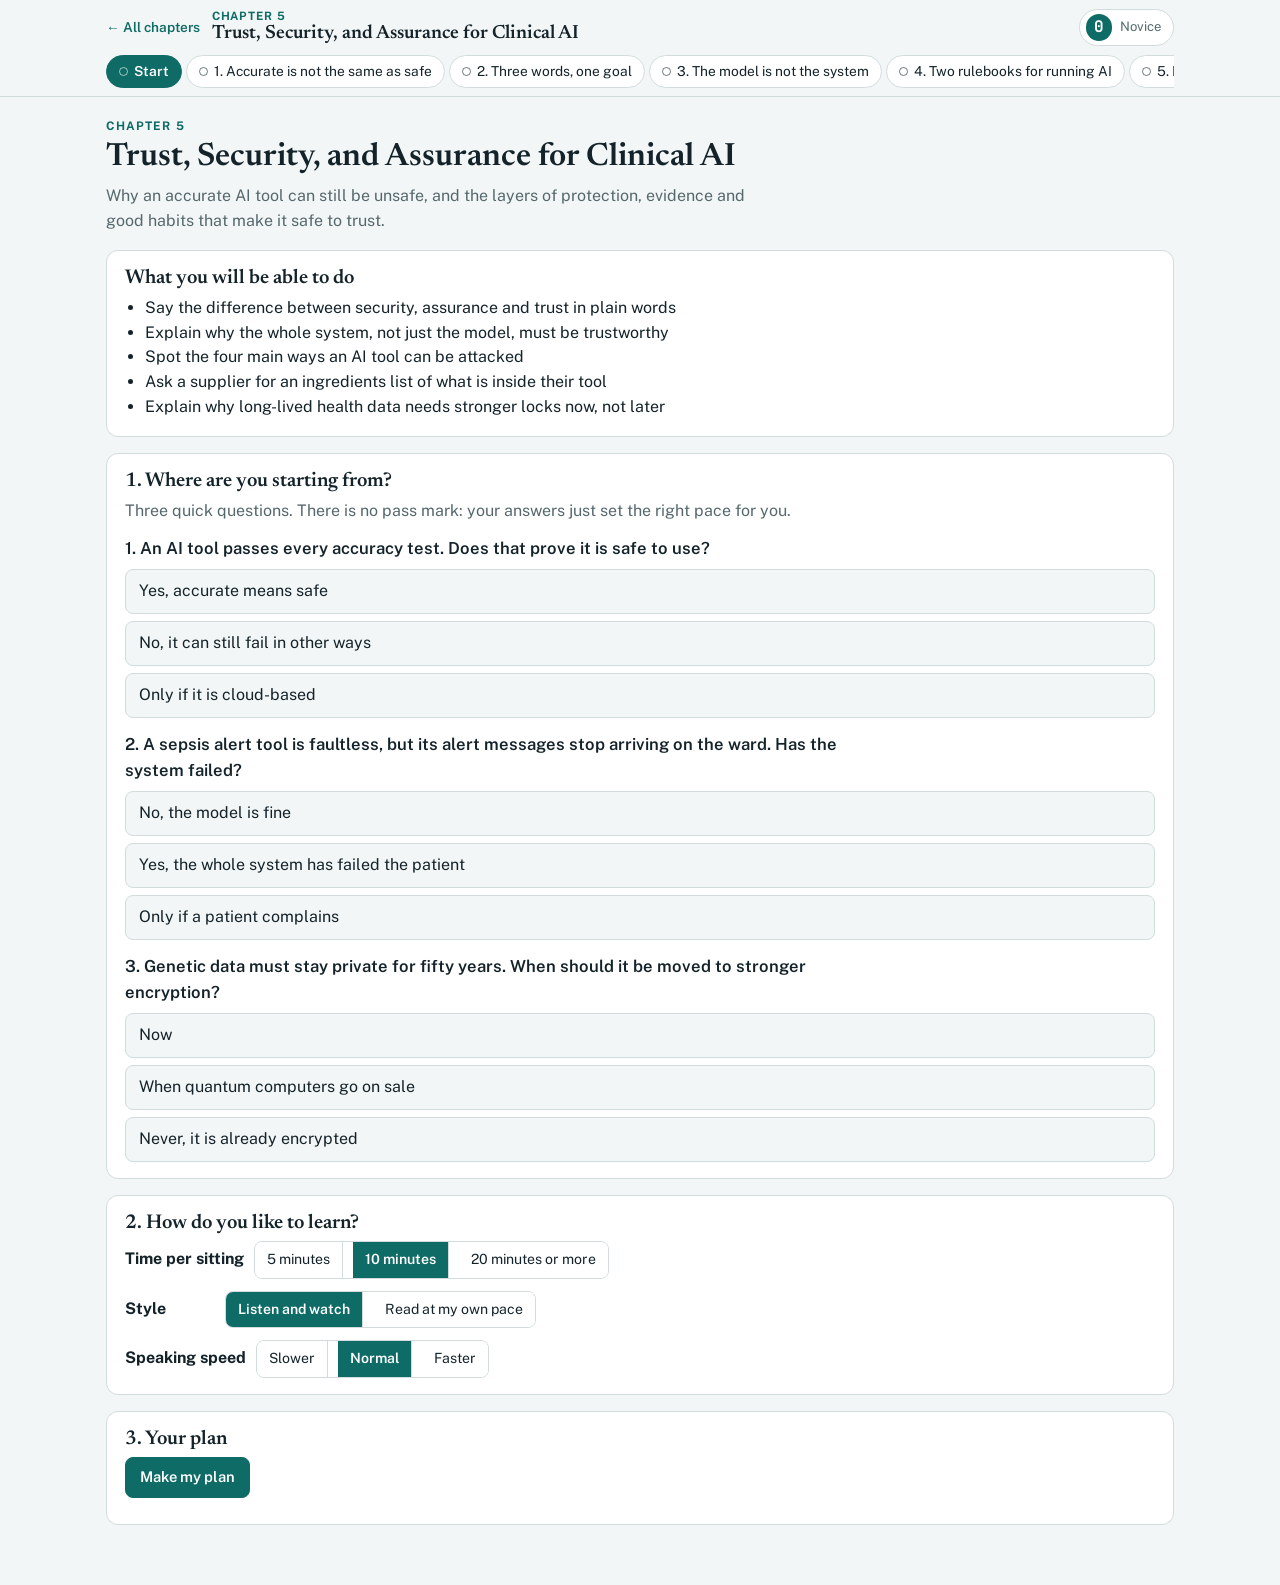
<file: ch05/index.html>
<!doctype html>
<html lang="en-GB">
<head>
<meta charset="utf-8">
<meta name="viewport" content="width=device-width, initial-scale=1, viewport-fit=cover">
<title>Chapter 5 · Trust, Security, and Assurance for Clinical AI</title>
<meta name="description" content="Why an accurate AI tool can still be unsafe, and the layers of protection, evidence and good habits that make it safe to trust.">
<link rel="preconnect" href="https://fonts.googleapis.com">
<link rel="preconnect" href="https://fonts.gstatic.com" crossorigin>
<link rel="stylesheet" href="https://fonts.googleapis.com/css2?family=Newsreader:opsz,wght@6..72,500;6..72,600&family=Public+Sans:wght@400;500;600;700&family=JetBrains+Mono:wght@400;600&display=swap">
<link rel="stylesheet" href="../assets/style.css">
</head>

<body>


<header class="top"><div class="wrap">
  <div class="bar">
    <a class="home" href="../index.html">← All chapters</a>
    <h1 id="chTitle"><small id="chNum"></small><span></span></h1>
    <button class="idx" id="idxChip" type="button" title="Your learning index for this chapter"><b id="idxVal">0</b><span id="idxLvl">Novice</span></button>
  </div>
  <nav class="menu" id="menu" aria-label="Chapter sections"></nav>
</div></header>
<main class="wrap" id="main"></main>
<script src="../assets/three.min.js"></script>
<script src="../assets/scenes.js"></script>
<script src="../assets/labs.js"></script>
<script src="../assets/music.js"></script>
<script>
/* Chapter 5: Trust, Security, and Assurance for Clinical AI. Lesson narration, 3D scenes, games and tests. The shared engine is in ../assets/engine.js */
const CH = {"id": "ch05", "num": "5", "title": "Trust, Security, and Assurance for Clinical AI", "summary": "Why an accurate AI tool can still be unsafe, and the layers of protection, evidence and good habits that make it safe to trust.", "outcomes": ["Say the difference between security, assurance and trust in plain words", "Explain why the whole system, not just the model, must be trustworthy", "Spot the four main ways an AI tool can be attacked", "Ask a supplier for an ingredients list of what is inside their tool", "Explain why long-lived health data needs stronger locks now, not later"], "starter": [{"q": "An AI tool passes every accuracy test. Does that prove it is safe to use?", "o": ["Yes, accurate means safe", "No, it can still fail in other ways", "Only if it is cloud-based"], "a": 1}, {"q": "A sepsis alert tool is faultless, but its alert messages stop arriving on the ward. Has the system failed?", "o": ["No, the model is fine", "Yes, the whole system has failed the patient", "Only if a patient complains"], "a": 1}, {"q": "Genetic data must stay private for fifty years. When should it be moved to stronger encryption?", "o": ["Now", "When quantum computers go on sale", "Never, it is already encrypted"], "a": 0}], "lessons": [{"title": "Accurate is not the same as safe", "minutes": 2, "slides": [{"img": 3, "say": ["Welcome to Chapter 5, Trust, Security, and Assurance for Clinical AI. I'm Sam, your tutor.", "Here is the big idea. An AI tool can be accurate and still be unsafe.", "It can pass every test of accuracy and then let a patient down.", "How? Its training data may have been tampered with. A piece of software buried inside it may have a known flaw.", "Nobody may be able to show why its answers should be believed. Or the service that sends its alerts may stop working without telling anyone.", "Here is an example. A hospital uses a scan-reading tool. Nobody wrote down which shared software parts it is built from.", "Later, a flaw is found in one of those parts. Now the hospital cannot tell if its tool is affected. It cannot fix it with confidence. It cannot reassure the regulator.", "Notice that the tool never changed. It is as accurate as the day it arrived. Yet trust has collapsed.", "That is why Kelly and colleagues argued in 2019 that trustworthiness, not accuracy alone, decides what a tool does for patients.", "So this chapter asks a different question. Not just does it work, but can we trust it, and why?"], "scene": {"type": "graph", "title": "An accurate tool can still be unsafe: trust depends on more than accuracy", "nodes": [{"id": "ai", "label": "AI tool\n(accurate)", "p": [0, 0.2, 1.0], "c": "cyan", "shape": "ico", "size": 1.2, "ls": 0.68, "spin": true}, {"id": "data", "label": "Tampered\ntraining data", "p": [-4.4, 1.9, -0.6], "c": "red", "shape": "cyl", "size": 0.9, "ls": 0.68}, {"id": "part", "label": "Flawed hidden\nsoftware part", "p": [4.4, 1.9, -0.6], "c": "red", "shape": "box", "size": 0.9, "ls": 0.68}, {"id": "evid", "label": "No evidence\nto believe it", "p": [-2.1, 3.3, -1.6], "c": "amber", "shape": "slab", "size": 0.9, "ls": 0.68}, {"id": "alert", "label": "Alert service\nstops silently", "p": [2.1, 3.3, -1.6], "c": "red", "shape": "torus", "size": 0.9, "ls": 0.68}, {"id": "trust", "label": "Trust", "p": [4.4, -0.3, 0.8], "c": "violet", "shape": "shield", "size": 1.0}], "links": [["data", "ai"], ["part", "ai"], ["evid", "ai"], ["alert", "ai"], ["ai", "trust"]], "steps": ["all", "all", "all", ["ai"], ["ai"], "all", ["ai", "data"], ["ai", "part"], ["ai", "evid"], ["ai", "alert"], "all", ["ai"], ["ai", "part"], ["part"], ["part", "trust"], ["part", "trust"], ["part", "trust"], ["ai"], ["ai"], ["trust"], ["ai", "trust"], "all", ["trust"]]}}], "keyPoint": "A tool can pass every accuracy test and still be unsafe. Trust depends on more than accuracy.", "plain": ["Accuracy is only one part of safety.", "Tampered data, flawed software parts, missing evidence or a broken alert service can all cause harm.", "A tool can stay exactly the same while trust in it collapses."], "check": {"q": "A scan-reading tool is still as accurate as ever, but a flaw is found in one of its hidden software parts. What is the problem?", "o": ["There is no problem, accuracy is unchanged", "The tool must be retrained", "The hospital cannot tell if it is affected, so trust collapses"], "a": 2, "e": "Without a record of what is inside the tool, nobody can tell whether it is affected. Accuracy alone does not make it safe.", "retry": {"q": "Which statement matches this chapter?", "o": ["Accurate does not mean safe", "Accurate means safe", "Safety is the supplier's problem only"], "a": 0, "e": "A tool can pass every benchmark and still fail patients in other ways."}}, "scenario": {"title": "The board paper", "setting": "Your trust board is asked to approve a new AI chest X-ray tool. The paper says it is 'the most accurate on the market' and nothing else.", "steps": [{"prompt": "What is your first reaction?", "choices": [{"t": "Accuracy is high, so approve it", "s": 0, "fb": "No. Accurate does not mean safe. The paper says nothing about how it could fail."}, {"t": "Ask what else could make it fail, beyond accuracy", "s": 2, "fb": "Right. Tampered data, flawed parts, missing evidence and broken alerts all matter."}, {"t": "Ask how much it costs", "s": 1, "fb": "Fair question later, but safety comes first."}]}, {"prompt": "The supplier says 'nobody has ever complained about it'. What do you say?", "choices": [{"t": "That settles it", "s": 0, "fb": "No. Silence is not evidence of safety."}, {"t": "Ask what evidence shows the whole tool can be trusted", "s": 2, "fb": "Right. Trust must be earned with evidence, not assumed."}, {"t": "Ask for a longer trial", "s": 1, "fb": "Helpful, but a trial still needs to look at more than accuracy."}]}]}, "lab": {"type": "spot", "title": "Read the board paper", "prompt": "Your board must approve a new AI chest X-ray tool. Tap every part of the paper that is a warning sign.", "parts": [{"lbl": "Summary", "t": "The only evidence offered is that the tool is 'the most accurate on the market'.", "bad": true, "why": "Accuracy is only one part of safety. A tool can pass every accuracy test and still let a patient down."}, {"lbl": "Supplier note", "t": "'Nobody has ever complained about it.'", "bad": true, "why": "Silence is not evidence. Trust must be earned with evidence, not assumed."}, {"lbl": "Parts list", "t": "Nobody has written down which shared software parts the tool is built from.", "bad": true, "why": "If a flaw is later found in one of those parts, the trust cannot tell if its tool is affected."}, {"lbl": "Alerts", "t": "Urgent findings are sent by a messaging service. Nobody checks that it is still working.", "bad": true, "why": "The service that sends alerts can stop working without telling anyone."}, {"lbl": "Training data", "t": "The supplier explains where the training data came from and how it was checked for tampering.", "bad": false, "why": "Good sign. Tampered training data is one way an accurate-looking tool can be unsafe, so this is worth asking about."}, {"lbl": "Clinical lead", "t": "'Before we approve it, how else could this tool fail, beyond accuracy?'", "bad": false, "why": "Good sign. This is exactly the question the chapter asks: not just does it work, but can we trust it."}, {"lbl": "Local check", "t": "Radiologists compared the tool's readings with their own on a sample of local X-rays.", "bad": false, "why": "Checking accuracy is useful. The problem is only when accuracy is the whole case."}], "explain": "Accurate is not the same as safe. Tampered data, hidden flawed parts, missing evidence and silent alert failures can all break trust in a tool that still reads scans well."}}, {"title": "Three words, one goal", "minutes": 2, "slides": [{"img": 4, "say": ["Three words run through this chapter, and they are easily mixed up. Let's separate them.", "Security is protection. It protects three things. Keeping data private. Keeping the data and the tool uncorrupted. And keeping the service running when you need it.", "Assurance is evidence. It is the paperwork, the testing and the reasoned argument that show the tool is trustworthy, and will stay that way.", "Trust is the result. It is the willingness of clinicians, patients and regulators to rely on the tool. And that willingness must be earned, not assumed.", "So security and assurance are the means. Trust is the end. There is no shortcut."], "scene": {"type": "graph", "title": "Security protects, assurance proves, trust is the result", "nodes": [{"id": "priv", "label": "Data kept\nprivate", "p": [-4.6, 3.3, -1.6], "c": "cyan", "shape": "sphere", "size": 0.85, "ls": 0.68}, {"id": "integ", "label": "Data and tool\nuncorrupted", "p": [-4.6, 1.8, -0.8], "c": "cyan", "shape": "box", "size": 0.85, "ls": 0.68}, {"id": "avail", "label": "Service kept\nrunning", "p": [-4.6, 0.3, 0.0], "c": "cyan", "shape": "cyl", "size": 0.85, "ls": 0.68}, {"id": "sec", "label": "Security:\nprotection", "p": [-1.4, 0.8, 0.6], "c": "cyan", "shape": "shield", "size": 1.15, "ls": 0.68}, {"id": "assur", "label": "Assurance:\nevidence", "p": [1.2, 3.0, -1.2], "c": "amber", "shape": "slab", "size": 1.1, "ls": 0.68}, {"id": "trust", "label": "Trust:\nthe result", "p": [3.8, 1.4, 0.4], "c": "green", "shape": "ico", "size": 1.2, "ls": 0.68, "spin": true}], "links": [["priv", "sec"], ["integ", "sec"], ["avail", "sec"], ["sec", "trust"], ["assur", "trust"]], "steps": ["all", "all", ["sec"], ["sec", "priv", "integ", "avail"], ["sec", "priv"], ["sec", "integ"], ["sec", "avail"], ["assur"], ["assur"], ["trust"], ["trust"], ["trust"], ["sec", "assur"], ["trust"], "all"]}}, {"img": 5, "say": ["This picture shows the same idea as layers. Read it from the bottom up.", "At the base is governance. That means the rules, the management and the risk checks an organisation runs.", "On top of that sits security, protecting the data and the tool.", "Above that sits assurance, gathering the evidence that the whole thing works.", "At the very top is the goal. Trusted AI in everyday care.", "Take any layer away and the top is no longer held up. That is why security is built in from the first design decision, not bolted on at the end.", "In ordinary software, adding security late is expensive. In clinical AI, it is dangerous."], "scene": {"type": "stairs", "title": "Read from the bottom up: take any layer away and trust falls", "levels": [{"label": "Governance", "c": "violet"}, {"label": "Security", "c": "cyan"}, {"label": "Assurance", "c": "amber"}, {"label": "Trusted AI in\neveryday care", "c": "green"}], "flat": false, "steps": ["all", 0, 0, 0, 1, 2, 3, 3, "all", 1, 1, 1]}}], "keyPoint": "Security protects, assurance proves, and trust is the result. Take away a layer and trust is no longer held up.", "plain": ["Security: keep data private, keep the tool uncorrupted, keep it running.", "Assurance: the evidence that it is trustworthy.", "Trust: the earned result, not a starting assumption.", "Build security in from day one, not at the end."], "check": {"q": "Which of these is assurance rather than security?", "o": ["Documented testing that shows the tool is trustworthy", "Encrypting patient records", "Blocking strangers from the model"], "a": 0, "e": "Assurance is evidence. The other two are protection, which is security.", "retry": {"q": "In this chapter, trust is…", "o": ["The starting point", "Another word for security", "The earned result of security and assurance"], "a": 2, "e": "Security and assurance are the means. Trust is the end."}}, "scenario": {"title": "The IT request form", "setting": "You are asked to help write a trust IT request for an AI discharge-summary tool. A colleague says 'just put that the supplier has good security'.", "steps": [{"prompt": "Is good security enough on its own?", "choices": [{"t": "Yes, security is the main thing", "s": 0, "fb": "No. Security protects, but you also need evidence that the tool works and stays safe."}, {"t": "No, you also need assurance, the evidence it can be trusted", "s": 2, "fb": "Right. Security and assurance together earn trust."}, {"t": "No, you only need a signed contract", "s": 0, "fb": "A contract is not evidence of safety."}]}, {"prompt": "The supplier offers to 'add security features after go-live'. What do you say?", "choices": [{"t": "Fine, as long as it is in the plan", "s": 0, "fb": "No. Security added late is dangerous in clinical AI."}, {"t": "Security must be built in before go-live", "s": 2, "fb": "Right. Security is a foundation, not an extra."}, {"t": "Ask for a discount", "s": 1, "fb": "Price is not the issue. Timing of security is."}]}]}, "lab": {"type": "sort", "title": "Three words, one goal", "prompt": "Sort each card under security, assurance or trust.", "buckets": ["Security (protection)", "Assurance (evidence)", "Trust (the result)"], "items": [{"t": "Keeping patient data private", "b": 0, "why": "Protecting data is security."}, {"t": "Stopping the data or the tool being corrupted", "b": 0, "why": "Keeping things uncorrupted is security."}, {"t": "Keeping the service running when you need it", "b": 0, "why": "Keeping the service available is security."}, {"t": "Documented testing that shows the tool is trustworthy", "b": 1, "why": "Evidence that the tool is trustworthy is assurance."}, {"t": "A reasoned argument that the tool will stay trustworthy", "b": 1, "why": "The argument and paperwork are assurance."}, {"t": "Clinicians willing to rely on the tool", "b": 2, "why": "Willingness to rely on the tool is trust, the result."}, {"t": "Patients willing to rely on the tool", "b": 2, "why": "Willingness to rely on the tool is trust, the result."}, {"t": "Regulators willing to rely on the tool", "b": 2, "why": "Willingness to rely on the tool is trust, the result."}], "explain": "Security and assurance are the means; trust is the end. Trust has to be earned, and security is built in from the first design decision."}}, {"title": "The model is not the system", "minutes": 2, "slides": [{"img": 6, "say": ["So what exactly is a clinical AI system? You can only protect what you have drawn a line around.", "Picture a set of rings, one inside another. In the centre is the model. That is the part that learned from data and makes the predictions.", "Around the model sits the software it lives in, and all the shared building blocks that software relies on.", "Around that sit the computers, the network and the storage it runs on.", "And around everything sit the people and the processes. Clinicians, patients, training, oversight and governance.", "Each ring can fail in its own way. And each failure can harm a patient just as surely as a wrong prediction.", "Here is an example. A sepsis prediction model is faultless. It spots deteriorating patients well. But the messaging service that carries its alerts fails silently. No alert reaches the ward.", "The model did nothing wrong. Yet the system failed the patient.", "So the model is not the system. Trust must hold across every ring.", "Drawing that line widely is the first act of assurance."], "scene": {"type": "graph", "title": "The model is not the system: any ring can fail the patient", "nodes": [{"id": "model", "label": "The model", "p": [0, 0.2, 1.0], "c": "cyan", "shape": "ico", "size": 1.2, "spin": true}, {"id": "soft", "label": "Software and\nbuilding blocks", "p": [-4.4, 1.9, -0.6], "c": "cyan", "shape": "box", "size": 0.95, "ls": 0.68}, {"id": "comp", "label": "Computers,\nnetwork, storage", "p": [4.4, 1.9, -0.6], "c": "slate", "shape": "cyl", "size": 0.95, "ls": 0.68}, {"id": "people", "label": "People and\nprocesses", "p": [0, 3.3, -1.6], "c": "violet", "shape": "sphere", "size": 0.95, "ls": 0.68}, {"id": "alert", "label": "Alert messaging\nservice", "p": [-4.4, -0.3, 0.8], "c": "red", "shape": "torus", "size": 0.9, "ls": 0.68}, {"id": "ward", "label": "The ward", "p": [4.4, -0.3, 0.8], "c": "green", "shape": "slab", "size": 0.9}], "links": [["model", "soft"], ["model", "comp"], ["model", "people"], ["model", "alert"], ["alert", "ward"]], "steps": ["all", "all", "all", ["model"], ["model"], ["model", "soft"], ["model", "soft", "comp"], ["model", "soft", "comp", "people"], ["people"], "all", "all", "all", ["model"], ["model"], ["alert"], ["alert", "ward"], ["model"], ["alert", "ward"], "all", "all", "all"]}}], "keyPoint": "A clinical AI system is the model plus its software, its computers and its people. Any ring can fail the patient.", "plain": ["Centre: the model.", "Next ring: the software and its building blocks.", "Next ring: computers, network and storage.", "Outer ring: people and processes.", "A perfect model with a broken alert service still fails the patient."], "check": {"q": "A sepsis model predicts well, but its alerts silently stop reaching the ward. How should you describe this?", "o": ["A model error needing retraining", "An attack on the training data", "A system failure, even though the model is faultless"], "a": 2, "e": "The model is only one ring. If the alert service fails, the whole system fails the patient.", "retry": {"q": "Which of these is part of a clinical AI system?", "o": ["The model, its software, its computers and its people", "Only the model", "Only the people who use it"], "a": 0, "e": "The system is all the rings together, not just the model."}}, "scenario": {"title": "The missing alerts", "setting": "On your ward, the deterioration alerts have been quiet for three days. The IT team says 'the model is running fine'.", "steps": [{"prompt": "What do you think?", "choices": [{"t": "The model is fine, so all is well", "s": 0, "fb": "No. The model is only one ring. Alerts travel through other parts that can fail."}, {"t": "Check the whole chain, from model to the screen on the ward", "s": 2, "fb": "Right. The alert service, network or screens may have failed silently."}, {"t": "Assume patients have simply been well", "s": 1, "fb": "Possible, but three silent days deserve a check of the whole chain."}]}, {"prompt": "You find the messaging service stopped on Monday. Who should hear about it?", "choices": [{"t": "Nobody, it is fixed now", "s": 0, "fb": "No. A silent failure of three days is a safety incident."}, {"t": "Report it as a safety incident so the whole system can be reviewed", "s": 2, "fb": "Right. The failure sat outside the model, and the system design needs to catch it next time."}, {"t": "Only the IT team", "s": 1, "fb": "IT needs to know, but so do the clinical safety leads."}]}]}, "lab": {"type": "sort", "title": "Which ring?", "prompt": "Place each part of a clinical AI system in its ring.", "buckets": ["Centre: the model", "Software and building blocks", "Computers, network, storage", "People and processes"], "items": [{"t": "The part that learned from data", "b": 0}, {"t": "The part that makes the predictions", "b": 0}, {"t": "Shared building blocks the software relies on", "b": 1}, {"t": "The software the model lives in", "b": 1}, {"t": "The network it runs on", "b": 2}, {"t": "The storage it runs on", "b": 2}, {"t": "Clinicians and patients", "b": 3}, {"t": "Training, oversight and governance", "b": 3}], "explain": "A clinical AI system is the model plus its software, its computers and its people. Each ring can fail in its own way, so trust must hold across every ring."}}, {"title": "Two rulebooks for running AI", "minutes": 2, "slides": [{"img": 7, "say": ["Once you know what the system is, you need a way to run it well. Two rulebooks are widely used.", "On the left is an international standard called ISO 42001, published in 2023. It is the first world standard for managing AI in an organisation.", "It works as a simple cycle. Plan what you will do. Do it. Check how it went. Act on what you learn. Then go round again.", "Its big advantage is that an outside body can audit your organisation and certify it. If your trust already works to the information security standard ISO 27001, this will feel familiar.", "On the right is the NIST framework, from the United States. It has four jobs. Govern means setting a culture of responsibility. Map means finding the risks. Measure means tracking them. Manage means dealing with them.", "How do they fit? The standard gives you the engine. The framework gives you the ideas. A certified organisation can run the four NIST jobs again and again.", "Neither is enough alone, so combine them.", "One caution. A certificate shows a good process. It does not prove that any one model is safe. A certified trust can still deploy a faulty tool."], "scene": {"type": "graph", "title": "ISO 42001 gives the engine, NIST gives the ideas: neither proves a model safe", "nodes": [{"id": "cycle", "label": "Plan, do,\ncheck, act", "p": [-4.6, 3.2, -1.6], "c": "cyan", "shape": "torus", "size": 0.9, "ls": 0.68}, {"id": "iso", "label": "ISO 42001\nstandard", "p": [-3.4, 0.8, 0.6], "c": "violet", "shape": "slab", "size": 1.1, "ls": 0.68}, {"id": "cert", "label": "Outside audit\nand certificate", "p": [-1.6, 3.2, -1.6], "c": "amber", "shape": "shield", "size": 0.9, "ls": 0.68}, {"id": "nist", "label": "NIST\nframework", "p": [3.4, 0.8, 0.6], "c": "violet", "shape": "cyl", "size": 1.1, "ls": 0.68}, {"id": "jobs", "label": "Govern, map,\nmeasure, manage", "p": [3.6, 3.2, -1.6], "c": "cyan", "shape": "box", "size": 0.9, "ls": 0.68}, {"id": "model", "label": "One model:\nnot proven safe", "p": [0, -0.3, 1.2], "c": "red", "shape": "sphere", "size": 0.9, "ls": 0.68}], "links": [["cycle", "iso"], ["iso", "cert"], ["nist", "jobs"], ["iso", "nist"], ["cert", "model"]], "steps": ["all", ["iso", "nist"], ["iso"], ["iso"], ["iso", "cycle"], ["cycle"], ["cycle"], ["cycle"], ["cycle"], ["cycle"], ["iso", "cert"], ["iso"], ["nist"], ["nist", "jobs"], ["jobs"], ["jobs"], ["jobs"], ["jobs"], ["iso", "nist"], ["iso", "cycle"], ["nist", "jobs"], ["iso", "cycle", "jobs"], ["iso", "nist"], ["cert"], ["cert"], ["cert", "model"], ["model"]]}}], "keyPoint": "ISO 42001 is a certifiable plan, do, check, act cycle. NIST gives four risk jobs. Use both, and remember a certificate is not proof a model is safe.", "plain": ["ISO 42001: plan, do, check, act. Can be certified by an outside body.", "NIST framework: govern, map, measure, manage.", "The standard is the engine, the framework is the ideas.", "A certificate proves a process, not a safe model."], "check": {"q": "Your trust has just been certified to ISO 42001. A colleague says every AI model you use is now proven safe. What is the best reply?", "o": ["Correct, certification checks each model", "Certification proves the process, not the safety of any one model", "Certification only covers paper records"], "a": 1, "e": "A certificate shows a good management process. A certified trust can still deploy a faulty tool.", "retry": {"q": "Which four jobs make up the NIST framework?", "o": ["Plan, Do, Check, Act", "Collect, Train, Test, Use", "Govern, Map, Measure, Manage"], "a": 2, "e": "Govern, map, measure and manage are the NIST jobs. Plan, do, check, act is the ISO cycle."}}, "scenario": {"title": "The supplier's certificate", "setting": "A supplier shows you a framed ISO 42001 certificate and says 'so you don't need to check our tool'.", "steps": [{"prompt": "What does the certificate actually tell you?", "choices": [{"t": "That every one of their models is safe", "s": 0, "fb": "No. It proves a good process, not a safe model."}, {"t": "That they run a good management process", "s": 2, "fb": "Right. That is valuable, but it is not proof about this tool."}, {"t": "Nothing at all", "s": 1, "fb": "Too harsh. It shows a sound process, which matters, but it is not the whole story."}]}, {"prompt": "What do you ask for next?", "choices": [{"t": "Evidence about this particular tool, such as testing and risk records", "s": 2, "fb": "Right. The certificate covers the organisation. You need evidence about the tool."}, {"t": "A copy of the certificate for your files", "s": 1, "fb": "Fine to keep, but it does not answer the safety question."}, {"t": "Nothing, the certificate is enough", "s": 0, "fb": "No. Certification is not proof of a safe model."}]}]}, "lab": {"type": "match", "title": "Two rulebooks", "prompt": "Match each term to its meaning.", "pairs": [{"a": "Govern", "b": "Setting a culture of responsibility"}, {"a": "Map", "b": "Finding the risks"}, {"a": "Measure", "b": "Tracking the risks"}, {"a": "Manage", "b": "Dealing with the risks"}, {"a": "ISO 42001", "b": "A plan, do, check, act cycle that an outside body can audit and certify"}, {"a": "A certificate", "b": "Shows a good process, but does not prove that any one model is safe"}], "explain": "The ISO standard is the engine and the NIST framework gives the ideas, so combine them. A certified trust can still deploy a faulty tool."}}, {"title": "Four ways to attack an AI tool", "minutes": 2, "slides": [{"img": 8, "say": ["Clinical AI faces a special kind of attack. The tool keeps running normally while someone quietly corrupts what it learns or decides. That makes these attacks hard to spot.", "Picture the life of a tool in four stages, each with its own attack.", "Stage one is the training data. The attack is poisoning. Someone slips tampered images into the data the tool learns from. It works on most cases, but fails on the cases the attacker chose.", "Stage two is the model itself. The attack is theft. Someone copies the model, or worse, works out whether a particular patient's record was used to train it.", "Stage three is use on a new patient. The attack is evasion. In 2019 Finlayson and colleagues added noise too small to see to skin images. The tool flipped its answer from benign to cancer.", "Stage four is the output. The attack is tampering with results after the tool has produced them.", "How do you defend? Check the data before training. Train the tool to resist tricks. Control who can reach it. And watch how it behaves in use.", "Layer these defences, so there is no single door for an attacker to open."], "scene": {"type": "stairs", "title": "Four stages, four attacks: layer the defences", "levels": [{"label": "1. Training data:\npoisoning", "c": "red"}, {"label": "2. The model:\ntheft", "c": "red"}, {"label": "3. New patient:\nevasion", "c": "red"}, {"label": "4. The output:\ntampering", "c": "red"}, {"label": "Layered\ndefences", "c": "green"}], "flat": true, "steps": ["all", "all", "all", "all", 0, 0, 0, 0, 1, 1, 1, 2, 2, 2, 2, 3, 3, 4, 4, 4, 4, 4, "all"]}}], "keyPoint": "Attacks strike at four stages: poisoned data, stolen models, tricked inputs and tampered outputs. Layer the defences.", "plain": ["Poisoning: tampered training data.", "Theft: copying the model or its patients' details.", "Evasion: a tiny change to an input flips the answer.", "Tampering: changing the results afterwards.", "No single defence is enough. Layer them."], "check": {"q": "A skin image is altered with noise invisible to the eye, and the AI changes its answer from benign to cancer. Which attack is this?", "o": ["Poisoning", "Theft", "Evasion"], "a": 2, "e": "Evasion tricks the tool at the moment of use. Finlayson and colleagues showed this in 2019.", "retry": {"q": "An attacker adds tampered images to the data a tool learns from. What is this called?", "o": ["Data poisoning", "Output tampering", "Model theft"], "a": 0, "e": "Poisoning attacks the training stage by corrupting what the tool learns."}}, "scenario": {"title": "The shared image bank", "setting": "Your hospital is building a skin-lesion tool from an image bank shared by several hospitals. Anyone at those hospitals can upload images.", "steps": [{"prompt": "What is the main attack to worry about here?", "choices": [{"t": "Poisoning, because anyone can add tampered images to the training data", "s": 2, "fb": "Right. Open uploads make poisoning the training data the obvious risk."}, {"t": "A power cut", "s": 0, "fb": "That is an ordinary IT risk, not an attack on what the tool learns."}, {"t": "Evasion at the bedside", "s": 1, "fb": "Possible later, but the open upload is the bigger weakness right now."}]}, {"prompt": "Which defence most directly addresses it?", "choices": [{"t": "Encrypt the tool's outputs", "s": 0, "fb": "That protects results, not the training data."}, {"t": "Check and validate images before they are used for training", "s": 2, "fb": "Right. Match the defence to the stage under attack."}, {"t": "Buy more servers", "s": 0, "fb": "Capacity does not stop poisoning."}]}]}, "lab": {"type": "memory", "title": "Name that attack", "prompt": "Flip the cards and match each attack to what it does.", "pairs": [{"a": "Poisoning", "b": "Tampered images slipped into the training data"}, {"a": "Theft", "b": "Copying the model, or finding whose records trained it"}, {"a": "Evasion", "b": "Unseen noise on an input flips the answer"}, {"a": "Tampering", "b": "Changing the results after the tool produced them"}, {"a": "Layered defences", "b": "No single door for an attacker to open"}], "explain": "Attacks strike at four stages: data, model, use and output. Check data, train the tool to resist tricks, control access and watch it in use, all together."}}, {"title": "What is inside the tool?", "minutes": 2, "slides": [{"img": 9, "say": ["Now a quieter risk. The supply chain.", "No clinical AI tool is built from scratch. It is assembled from parts. Shared software libraries. Models that someone else trained first. Public datasets. Outside services.", "Each part depends on further parts, so the risk spreads like the branches of a tree.", "The key question is this. When a flaw is announced in some part, can you tell whether your tool is affected?", "The answer is an ingredients list, called a bill of materials.", "A software bill of materials lists every software package, its version and its licence. But it misses the parts that are special to AI.", "An AI bill of materials adds those. The datasets used. The learned numbers inside the model. And the ready-made model it was built on.", "Why does that matter? Suppose your tool was adapted from a ready-made model that someone else trained. Later, that model is found to have been poisoned.", "A software list alone would never show it. An AI list would.", "The payoff is simple. When something goes wrong, you can trace it and recall every product it touched."], "scene": {"type": "graph", "title": "An ingredients list lets you trace a flaw: an AI list also covers data and models", "nodes": [{"id": "tool", "label": "Clinical\nAI tool", "p": [0, 0.2, 1.0], "c": "cyan", "shape": "ico", "size": 1.2, "ls": 0.68, "spin": true}, {"id": "lib", "label": "Shared software\nlibraries", "p": [-4.4, 1.9, -0.6], "c": "cyan", "shape": "box", "size": 0.9, "ls": 0.68}, {"id": "base", "label": "Ready-made\nbase model", "p": [4.4, 1.9, -0.6], "c": "cyan", "shape": "sphere", "size": 0.9, "ls": 0.68}, {"id": "data", "label": "Public\ndatasets", "p": [-1.8, 3.3, -1.6], "c": "slate", "shape": "cyl", "size": 0.9, "ls": 0.68}, {"id": "svc", "label": "Outside\nservices", "p": [1.8, 3.3, -1.6], "c": "slate", "shape": "torus", "size": 0.85, "ls": 0.68}, {"id": "sbom", "label": "Software bill\nof materials", "p": [-4.4, -0.3, 0.8], "c": "amber", "shape": "slab", "size": 0.9, "ls": 0.68}, {"id": "aibom", "label": "AI bill of\nmaterials", "p": [4.4, -0.3, 0.8], "c": "green", "shape": "slab", "size": 0.9, "ls": 0.68}], "links": [["lib", "tool"], ["base", "tool"], ["data", "tool"], ["svc", "tool"], ["sbom", "lib"], ["aibom", "base"], ["aibom", "data"]], "steps": ["all", "all", ["tool"], ["tool", "lib", "base", "data", "svc"], ["lib"], ["base"], ["data"], ["svc"], ["tool", "lib", "base", "data", "svc"], "all", ["tool", "lib"], ["sbom", "aibom"], ["sbom", "lib"], ["sbom"], ["aibom"], ["aibom", "data"], ["aibom", "tool"], ["aibom", "base"], "all", ["tool", "base"], ["base"], ["sbom"], ["aibom", "base"], "all", "all"]}}], "keyPoint": "Ask for an ingredients list. A software list covers the code. An AI list also covers the data and the model it was built on.", "plain": ["AI tools are built from borrowed parts.", "A software bill of materials lists the software packages.", "An AI bill of materials also lists datasets, model numbers and the base model.", "With a list, you can trace a flaw and recall what it touched."], "check": {"q": "Your tool was built on a ready-made base model later found to be poisoned. Which record would show you are affected?", "o": ["An AI bill of materials", "A software bill of materials only", "The staff training register"], "a": 0, "e": "Only the AI list records the base model, datasets and learned numbers.", "retry": {"q": "What is a bill of materials, in plain words?", "o": ["An invoice", "A list of staff who use the tool", "An ingredients list of what the tool is made from"], "a": 2, "e": "It lists every part inside the tool, so you can trace a flaw."}}, "scenario": {"title": "The vulnerability notice", "setting": "A radiology AI supplier announces a flaw in a software library their product uses. Your hospital installed the product six months ago.", "steps": [{"prompt": "What do you ask the supplier first?", "choices": [{"t": "Which versions of the product contain the flawed library, and is ours one of them?", "s": 2, "fb": "Right. That is exactly what a bill of materials should answer."}, {"t": "Whether the flaw is in the news", "s": 0, "fb": "Not relevant to patient safety."}, {"t": "Whether other hospitals are worried", "s": 1, "fb": "Interesting, but you need to know about your own installation."}]}, {"prompt": "The supplier says they have never kept a list of parts. What does this tell you?", "choices": [{"t": "Nothing, lists are optional", "s": 0, "fb": "No. Without a list nobody can tell what is affected."}, {"t": "They cannot confidently say whether you are exposed, so treat the tool as possibly affected", "s": 2, "fb": "Right. No ingredients list means no traceability."}, {"t": "The flaw cannot affect you", "s": 0, "fb": "Not knowing is not the same as being safe."}]}]}, "lab": {"type": "sort", "title": "Read the ingredients list", "prompt": "Which list records each item: an ordinary software list, or only the AI list?", "buckets": ["Software bill of materials", "Added by an AI bill of materials"], "items": [{"t": "Every software package", "b": 0}, {"t": "The version of each package", "b": 0}, {"t": "The licence of each package", "b": 0}, {"t": "The datasets used", "b": 1, "why": "Datasets are special to AI, so a software list misses them."}, {"t": "The learned numbers inside the model", "b": 1, "why": "The model's learned numbers are special to AI."}, {"t": "The ready-made model it was built on", "b": 1, "why": "Only an AI list would show a poisoned base model."}], "explain": "A software list covers the code. An AI list also covers the data and the model, so when a flaw is found you can trace it and recall every product it touched."}}, {"title": "Every promise needs a test", "minutes": 2, "slides": [{"img": 10, "say": ["Clinical AI belongs with aircraft controls and nuclear plants. Systems like that are not just tested. They are assured.", "This picture is shaped like a letter V. It shows how.", "Read down the left arm. It starts with the clinical purpose. What is the tool for, and for whom? From that come the safety requirements. Then the design. Then the build.", "At the bottom of the V, the system is built.", "Now read up the right arm. Each small part is tested. Then the parts are tested together. Then the system is tested against attack. And at the top, the whole thing is tested in the clinic.", "The dashed lines across the V are the heart of it. Every promise on the left has a matching test on the right.", "The result is called an assurance case. A clear argument, backed by evidence, that the tool is safe enough.", "Here is the common failure. Excellent tests of each small part, but no clinical testing at the top. The parts all work, but the whole solves the wrong problem.", "So assurance is more than testing. It links every claim to its evidence."], "scene": {"type": "graph", "title": "The V: every promise on the left needs a matching test on the right", "nodes": [{"id": "purp", "label": "Clinical\npurpose", "p": [-4.8, 3.3, -1.2], "c": "violet", "shape": "sphere", "size": 0.9, "ls": 0.68}, {"id": "req", "label": "Safety\nrequirements", "p": [-3.0, 1.6, -0.3], "c": "violet", "shape": "box", "size": 0.9, "ls": 0.68}, {"id": "build", "label": "Design\nand build", "p": [-0.6, -0.4, 0.8], "c": "cyan", "shape": "cyl", "size": 0.95, "ls": 0.68}, {"id": "parts", "label": "Test parts,\nthen together", "p": [2.0, 1.0, 0.3], "c": "cyan", "shape": "box", "size": 0.9, "ls": 0.68}, {"id": "attack", "label": "Test against\nattack", "p": [4.6, 1.8, -0.3], "c": "amber", "shape": "shield", "size": 0.9, "ls": 0.68}, {"id": "clinic", "label": "Test in\nthe clinic", "p": [4.4, 3.4, -1.2], "c": "green", "shape": "sphere", "size": 0.9, "ls": 0.68}, {"id": "assure", "label": "Assurance\ncase", "p": [0, 3.3, -1.6], "c": "green", "shape": "slab", "size": 1.0, "ls": 0.68}], "links": [["purp", "req"], ["req", "build"], ["build", "parts"], ["parts", "attack"], ["attack", "clinic"], ["purp", "clinic"], ["assure", "clinic"], ["assure", "purp"]], "steps": ["all", "all", "all", "all", "all", ["purp", "req", "build"], ["purp"], ["purp"], ["req"], ["build"], ["build"], ["build"], ["build", "parts", "attack", "clinic"], ["parts"], ["parts"], ["attack"], ["clinic"], ["purp", "clinic"], ["purp", "req", "build", "parts", "attack", "clinic"], ["assure"], ["assure"], ["parts"], ["parts"], ["parts", "purp"], ["assure"], "all"]}}], "keyPoint": "Requirements go down one arm of the V, tests come up the other. Every promise needs a matching test.", "plain": ["Left arm: purpose, safety needs, design, build.", "Right arm: test the parts, test them together, test against attack, test in the clinic.", "A promise with no matching test is a risk.", "Assurance case: the argument plus the evidence."], "check": {"q": "A team has thorough tests of every small part of its AI, but no clinical testing. What is the risk?", "o": ["The system will run too slowly", "The parts work but the whole may solve the wrong clinical problem", "The data will be stolen"], "a": 1, "e": "Without clinical testing at the top of the V, nothing shows the tool does its clinical job.", "retry": {"q": "In the V picture, what do the dashed lines across the V mean?", "o": ["Every requirement has a matching test", "The project is behind schedule", "The tool uses two computers"], "a": 0, "e": "Each promise on the left is checked by a test on the right."}}, "scenario": {"title": "The supplier's test report", "setting": "A supplier of a falls-risk tool sends you a thick test report. Every page is about testing small pieces of code.", "steps": [{"prompt": "What is missing?", "choices": [{"t": "Nothing, it is very thorough", "s": 0, "fb": "No. Testing parts is not the same as testing the whole in the clinic."}, {"t": "Evidence that the whole tool was tested against its clinical purpose", "s": 2, "fb": "Right. The top of the V is missing."}, {"t": "More pages", "s": 0, "fb": "Thickness is not evidence."}]}, {"prompt": "You ask for the safety requirements. They send a list, but two have no test against them. What do you conclude?", "choices": [{"t": "Two promises have no proof, so they are open risks", "s": 2, "fb": "Right. A requirement with no matching test is a gap in the V."}, {"t": "Two out of many is fine", "s": 1, "fb": "It may be, but each untested promise must be looked at, not waved through."}, {"t": "The list proves the tool is safe", "s": 0, "fb": "A list of promises is not evidence they were kept."}]}]}, "lab": {"type": "order", "title": "Build the V", "prompt": "Put the V in order: down the left arm, then up the right arm.", "items": ["Set the clinical purpose", "Write the safety requirements", "Design, then build", "Test each small part", "Test the parts together", "Test against attack", "Test in the clinic"], "explain": "Every promise on the left needs a matching test on the right. Without clinical testing at the top, the parts can all work while the whole solves the wrong problem."}}, {"title": "Data that outlives its locks", "minutes": 2, "slides": [{"img": 11, "say": ["Health data has an unusual property. It lives a long time.", "A genome, a childhood diagnosis or a lifelong identifier must stay private for decades, not months.", "Today that data is scrambled by encryption, so only the right people can read it. But a new kind of computer, a quantum computer, is expected to break some of today's scrambling.", "That creates a threat called harvest now, decrypt later. Follow the timeline across the slide.", "Today, data is scrambled and sent. In the near future, an attacker copies the scrambled data and simply stores it. Years later, with a quantum computer, they unscramble it. And the patient is still alive.", "This is not science fiction. The American standards body published the first quantum-resistant encryption standards in 2024.", "So what should your organisation do? Four steps. Find out where encryption protects your data. Work out which data must live for decades. Move that data to quantum-resistant locks first. And make new purchases ready for the change.", "Some say quantum computers are decades away, so we can wait. But the data can be copied today.", "Choose the lock for the life of the data, not the life of the system. Start now."], "scene": {"type": "stairs", "title": "Harvest now, decrypt later: choose the lock for the life of the data", "levels": [{"label": "Today: data\nscrambled, sent", "c": "slate"}, {"label": "Soon: copied\nand stored", "c": "red"}, {"label": "Years later:\nunscrambled", "c": "red"}, {"label": "Step 1: find\nencryption", "c": "green"}, {"label": "Step 2: find\nlong-lived data", "c": "green"}, {"label": "Step 3: move\nit first", "c": "green"}, {"label": "Step 4: buy\nready for change", "c": "green"}], "flat": true, "steps": ["all", "all", "all", 0, 2, 1, 0, 0, 1, 2, 2, "all", "all", "all", 3, 3, 4, 5, 6, 2, 1, "all", "all"]}}], "keyPoint": "Data copied today can be unscrambled later. Health data that lives fifty years needs quantum-resistant locks now.", "plain": ["Health data must stay private for decades.", "Harvest now, decrypt later: copy the scrambled data today, unscramble it years later.", "Four steps: find your encryption, find long-lived data, move it first, buy ready for change.", "Choose the lock for the life of the data."], "check": {"q": "Your trust holds genetic data that must stay private for fifty years. When should it move to quantum-resistant encryption?", "o": ["Once quantum computers are on sale", "Only after a breach", "Now, because stolen data can be unscrambled later"], "a": 2, "e": "Harvest now, decrypt later means today's copies become readable in future. Protect for the life of the data.", "retry": {"q": "What is the first of the four steps?", "o": ["Buy a quantum computer", "Find out where encryption protects your data", "Delete old records"], "a": 1, "e": "You cannot plan the move until you know where your encryption is."}}, "scenario": {"title": "The genomics board memo", "setting": "You are drafting a one-page memo for the board on protecting the trust's genomic data. A director writes back: 'quantum computers don't exist yet, why spend money now?'", "steps": [{"prompt": "What is your key point?", "choices": [{"t": "Attackers can copy the scrambled data today and unscramble it later", "s": 2, "fb": "Right. The threat is to data copied now, not only in the future."}, {"t": "Everyone else is doing it", "s": 0, "fb": "Not an argument about risk."}, {"t": "The new encryption is faster", "s": 0, "fb": "Not the point. The point is the long life of the data."}]}, {"prompt": "The director asks for a first step that costs little. What do you suggest?", "choices": [{"t": "Replace every system at once", "s": 0, "fb": "Too much, too soon. Start with an inventory."}, {"t": "List where encryption protects data and which data is long-lived", "s": 2, "fb": "Right. That is the first of the four steps and it costs little."}, {"t": "Wait for a national instruction", "s": 1, "fb": "Guidance helps, but the inventory can start now."}]}]}, "lab": {"type": "order", "title": "Four steps to safer locks", "prompt": "Put your organisation's four steps in order.", "items": ["Find out where encryption protects your data", "Work out which data must live for decades", "Move that data to quantum-resistant locks first", "Make new purchases ready for the change"], "explain": "Data copied today can be unscrambled later, so start now. Choose the lock for the life of the data, not the life of the system."}}, {"title": "No single wall", "minutes": 3, "slides": [{"img": 12, "say": ["Let's be honest about the limits of everything we have met. Honesty is what separates real care from box ticking.", "The ISO standard can be certified, but it proves a process, not a safe model. The NIST framework is thorough, but voluntary. The European AI law is binding, but law lags behind technology.", "Defences against attack are an arms race. Every defence invites a new attack. Ingredients lists are only as good as the effort to keep them current. Quantum-resistant locks are costly to fit, and a plan never carried out protects nobody.", "So frameworks shape your judgement. They do not replace it. The most important control is a culture where raising a safety worry is rewarded."], "scene": {"type": "graph", "title": "Every framework has limits: they shape judgement but do not replace it", "nodes": [{"id": "hub", "label": "Your judgement\nand safety culture", "p": [0, 0.2, 1.0], "c": "violet", "shape": "ico", "size": 1.2, "ls": 0.68, "spin": true}, {"id": "iso", "label": "ISO standard:\nproves a process", "p": [-4.4, 1.6, -0.4], "c": "amber", "shape": "slab", "size": 0.85, "ls": 0.68}, {"id": "nist", "label": "NIST: thorough\nbut voluntary", "p": [4.4, 1.6, -0.4], "c": "amber", "shape": "cyl", "size": 0.85, "ls": 0.68}, {"id": "eu", "label": "European AI law:\nlags technology", "p": [-2.2, 3.3, -1.6], "c": "amber", "shape": "shield", "size": 0.85, "ls": 0.68}, {"id": "def", "label": "Attack defences:\nan arms race", "p": [2.2, 3.3, -1.6], "c": "red", "shape": "box", "size": 0.85, "ls": 0.68}, {"id": "lists", "label": "Ingredients lists:\nmust stay current", "p": [-4.4, -0.4, 1.2], "c": "amber", "shape": "sphere", "size": 0.85, "ls": 0.68}, {"id": "quant", "label": "Quantum locks:\ncostly to fit", "p": [4.4, -0.4, 1.2], "c": "amber", "shape": "torus", "size": 0.85, "ls": 0.68}], "links": [["iso", "hub"], ["nist", "hub"], ["eu", "hub"], ["def", "hub"], ["lists", "hub"], ["quant", "hub"]], "steps": ["all", "all", ["iso"], ["nist"], ["eu"], ["def"], ["def"], ["lists"], ["quant"], ["hub"], ["hub"], ["hub"]]}}, {"img": 13, "say": ["Now picture the whole chapter as rings around one thing. Patient safety sits in the centre.", "Closest to the data is encryption, including the new quantum-resistant kind. Next are the defences against attack. Then the ingredients lists. And around everything, governance and assurance.", "This is called defence in depth. No single ring keeps the patient safe. An attacker who breaks one ring meets the next.", "It does not promise that nothing can go wrong. It promises that no single failure is a disaster."], "scene": {"type": "graph", "title": "Defence in depth: no single failure should be a disaster", "nodes": [{"id": "patient", "label": "Patient\nsafety", "p": [0, 0.2, 1.0], "c": "green", "shape": "shield", "size": 1.2, "ls": 0.68, "spin": true}, {"id": "enc", "label": "Encryption", "p": [-4.4, 1.9, -0.6], "c": "cyan", "shape": "sphere", "size": 0.9}, {"id": "def", "label": "Defences\nagainst attack", "p": [-1.8, 3.3, -1.6], "c": "cyan", "shape": "box", "size": 0.9, "ls": 0.68}, {"id": "lists", "label": "Ingredients\nlists", "p": [1.8, 3.3, -1.6], "c": "amber", "shape": "slab", "size": 0.9, "ls": 0.68}, {"id": "gov", "label": "Governance\nand assurance", "p": [4.4, 1.9, -0.6], "c": "violet", "shape": "torus", "size": 0.95, "ls": 0.68}, {"id": "atk", "label": "Attacker", "p": [4.4, -0.3, 0.9], "c": "red", "shape": "ico", "size": 0.85}], "links": [["atk", "gov"], ["gov", "lists"], ["lists", "def"], ["def", "enc"], ["enc", "patient"]], "steps": ["all", ["patient"], ["patient", "enc"], ["def"], ["lists"], ["gov"], "all", "all", ["atk", "gov", "lists"], "all", "all"]}}, {"img": 15, "say": ["Trust in clinical AI is engineered, not assumed.", "Carry this mindset into your work. Ask not only whether a tool works. Ask how it could be made to fail, who might want it to, and what evidence would justify trusting it anyway.", "Well done. Now try the final case test."], "scene": {"type": "stairs", "title": "Trust is engineered, not assumed", "levels": [{"label": "Does it work?", "c": "slate"}, {"label": "How could it be\nmade to fail?", "c": "red"}, {"label": "Who might\nwant it to?", "c": "amber"}, {"label": "What evidence\njustifies trust?", "c": "green"}], "flat": false, "steps": ["all", "all", 0, 3, "all", "all"]}}], "keyPoint": "No rule or tool is perfect, so layer them. Ask how a tool could fail, who might want it to, and what evidence earns trust.", "plain": ["Every framework has limits. They shape judgement but do not replace it.", "Defence in depth: rings of protection around patient safety.", "No single failure should be a disaster.", "Ask: how could it fail, who would want it to, what evidence earns trust?"], "check": {"q": "An attacker gets past a hospital AI's supply-chain checks but is stopped by data checks and access controls. Which idea is at work?", "o": ["Defence in depth", "Harvest now, decrypt later", "Plan, do, check, act"], "a": 0, "e": "Layered rings mean an attacker who breaks one is met by the next.", "retry": {"q": "According to the chapter, what is the most important control of all?", "o": ["The newest encryption", "A culture where raising safety worries is rewarded", "A certificate on the wall"], "a": 1, "e": "Frameworks shape judgement. A culture that welcomes safety concerns underpins everything else."}}, "scenario": {"title": "The two-year-old list", "setting": "In a supplier meeting, a company shows you a bill of materials last updated two years ago, and says their single firewall 'makes everything else unnecessary'.", "steps": [{"prompt": "What do you think of the two-year-old list?", "choices": [{"t": "Lists never change, so it is fine", "s": 0, "fb": "No. Parts change constantly. An old list gives false comfort."}, {"t": "An out-of-date list may give false security", "s": 2, "fb": "Right. The list is only as good as the effort to keep it current."}, {"t": "It replaces the need for clinical testing", "s": 0, "fb": "No. It is one ring, not the whole defence."}]}, {"prompt": "And the single firewall claim?", "choices": [{"t": "One strong wall is best", "s": 0, "fb": "No. If that wall falls, nothing is left. That is the opposite of defence in depth."}, {"t": "Ask what happens if the firewall fails", "s": 2, "fb": "Right. Defence in depth means a second ring is always waiting."}, {"t": "Ask how expensive the firewall is", "s": 1, "fb": "Cost matters, but the safety question is what sits behind the wall."}]}, {"prompt": "A junior colleague wants to raise a safety worry about the tool but fears looking awkward. What do you do?", "choices": [{"t": "Tell them to wait until after the contract is signed", "s": 0, "fb": "No. A culture that rewards raising concerns is the most important control."}, {"t": "Encourage them to raise it now, and thank them", "s": 2, "fb": "Right. Safety worries raised early are the cheapest to fix."}, {"t": "Raise it yourself without mentioning them", "s": 1, "fb": "The worry gets heard, but the colleague learns to stay quiet."}]}]}, "lab": {"type": "rush", "title": "Myth or mindset?", "prompt": "Beat the clock: is each statement in line with the chapter, or a myth?", "seconds": 60, "buckets": ["In line with the chapter", "Myth"], "items": [{"t": "Accurate does not mean safe", "b": 0}, {"t": "An ISO 42001 certificate proves a model is safe", "b": 1}, {"t": "The NIST framework is voluntary", "b": 0}, {"t": "The law always keeps pace with technology", "b": 1}, {"t": "Every defence invites a new attack", "b": 0}, {"t": "One strong firewall makes everything else unnecessary", "b": 1}, {"t": "A two-year-old parts list still keeps you safe", "b": 1}, {"t": "A plan never carried out protects nobody", "b": 0}, {"t": "Frameworks replace clinical judgement", "b": 1}, {"t": "Raising a safety worry should be rewarded", "b": 0}, {"t": "No single failure should be a disaster", "b": 0}, {"t": "Data copied today can be unscrambled later", "b": 0}], "explain": "No rule or tool is perfect, so layer them and keep using your judgement. Ask how a tool could fail, who might want it to, and what evidence earns trust."}}], "test": [{"q": "A board member says 'our AI is the most accurate on the market, so it is safe'. Which reply fits this chapter?", "o": ["Agreed, accuracy means safety", "Accuracy is irrelevant", "Accuracy matters, but trust depends on security and evidence across the whole system"], "a": 2, "e": "A tool can pass every benchmark and still be unsafe.", "lesson": 0}, {"q": "Which of these is an example of security, rather than assurance?", "o": ["A documented test report", "Encrypting patient records", "A reasoned safety argument"], "a": 1, "e": "Security is protection. Testing and argument are assurance.", "lesson": 1}, {"q": "A supplier plans to add security 'after the tool proves itself'. What does the chapter say?", "o": ["Security must be built in from the first design decision", "Sensible, prove it first", "Security is only for cloud tools"], "a": 0, "e": "Security added late is expensive in software and dangerous in clinical AI.", "lesson": 1}, {"q": "A faultless readmission model sits on a server that keeps crashing, so results arrive hours late. What has failed?", "o": ["The system, even though the model is faultless", "The model", "Nothing, the model is accurate"], "a": 0, "e": "The model is only one ring. The computers it runs on are part of the system.", "lesson": 2}, {"q": "Which cycle does the ISO 42001 standard use?", "o": ["Govern, map, measure, manage", "Collect, clean, train, test", "Plan, do, check, act"], "a": 2, "e": "Plan, do, check, act is the ISO cycle. The NIST framework uses govern, map, measure, manage.", "lesson": 3}, {"q": "An attacker cannot reach your model but can upload images to the shared bank it learns from. Which attack is this?", "o": ["Evasion", "Model theft", "Data poisoning"], "a": 2, "e": "Poisoning corrupts the training data.", "lesson": 4}, {"q": "Someone works out whether a named patient's record was used to train a model. Which stage is under attack?", "o": ["The training data", "The model itself", "The output"], "a": 1, "e": "Finding out what the model learned from is an attack on the model, a form of theft.", "lesson": 4}, {"q": "A flaw is announced in a shared software library. What lets a hospital tell quickly whether its AI tool is affected?", "o": ["A bill of materials listing the tool's parts", "The supplier's brochure", "A longer contract"], "a": 0, "e": "An ingredients list gives traceability.", "lesson": 5}, {"q": "What does an AI bill of materials add to a software one?", "o": ["Datasets, learned model numbers and the base model", "Staff names", "Licence prices"], "a": 0, "e": "The AI list covers the parts that are special to AI.", "lesson": 5}, {"q": "In the V picture, what does the right arm represent?", "o": ["Requirements being broken down", "Testing that builds evidence up to clinical validation", "The project budget"], "a": 1, "e": "Requirements go down the left arm. Tests and evidence come up the right.", "lesson": 6}, {"q": "Your trust stores lifelong records. A director says quantum computers are decades away, so there is no rush. What is the flaw in that argument?", "o": ["Quantum computers already exist everywhere", "Records are deleted after a year", "Scrambled data copied today can be unscrambled later"], "a": 2, "e": "Harvest now, decrypt later means the risk starts the day data is copied.", "lesson": 7}, {"q": "A supplier says their tool is now 'completely safe' thanks to defence in depth. Is that right?", "o": ["No, it means no single failure is a disaster, not that nothing can go wrong", "Yes, defence in depth makes a tool invulnerable", "Yes, if they have a certificate too"], "a": 0, "e": "Defence in depth reduces risk to a level that can be justified and watched. It does not remove it.", "lesson": 8}]};
</script>
<script src="../assets/engine.js"></script>
</body>
</html>
</file>
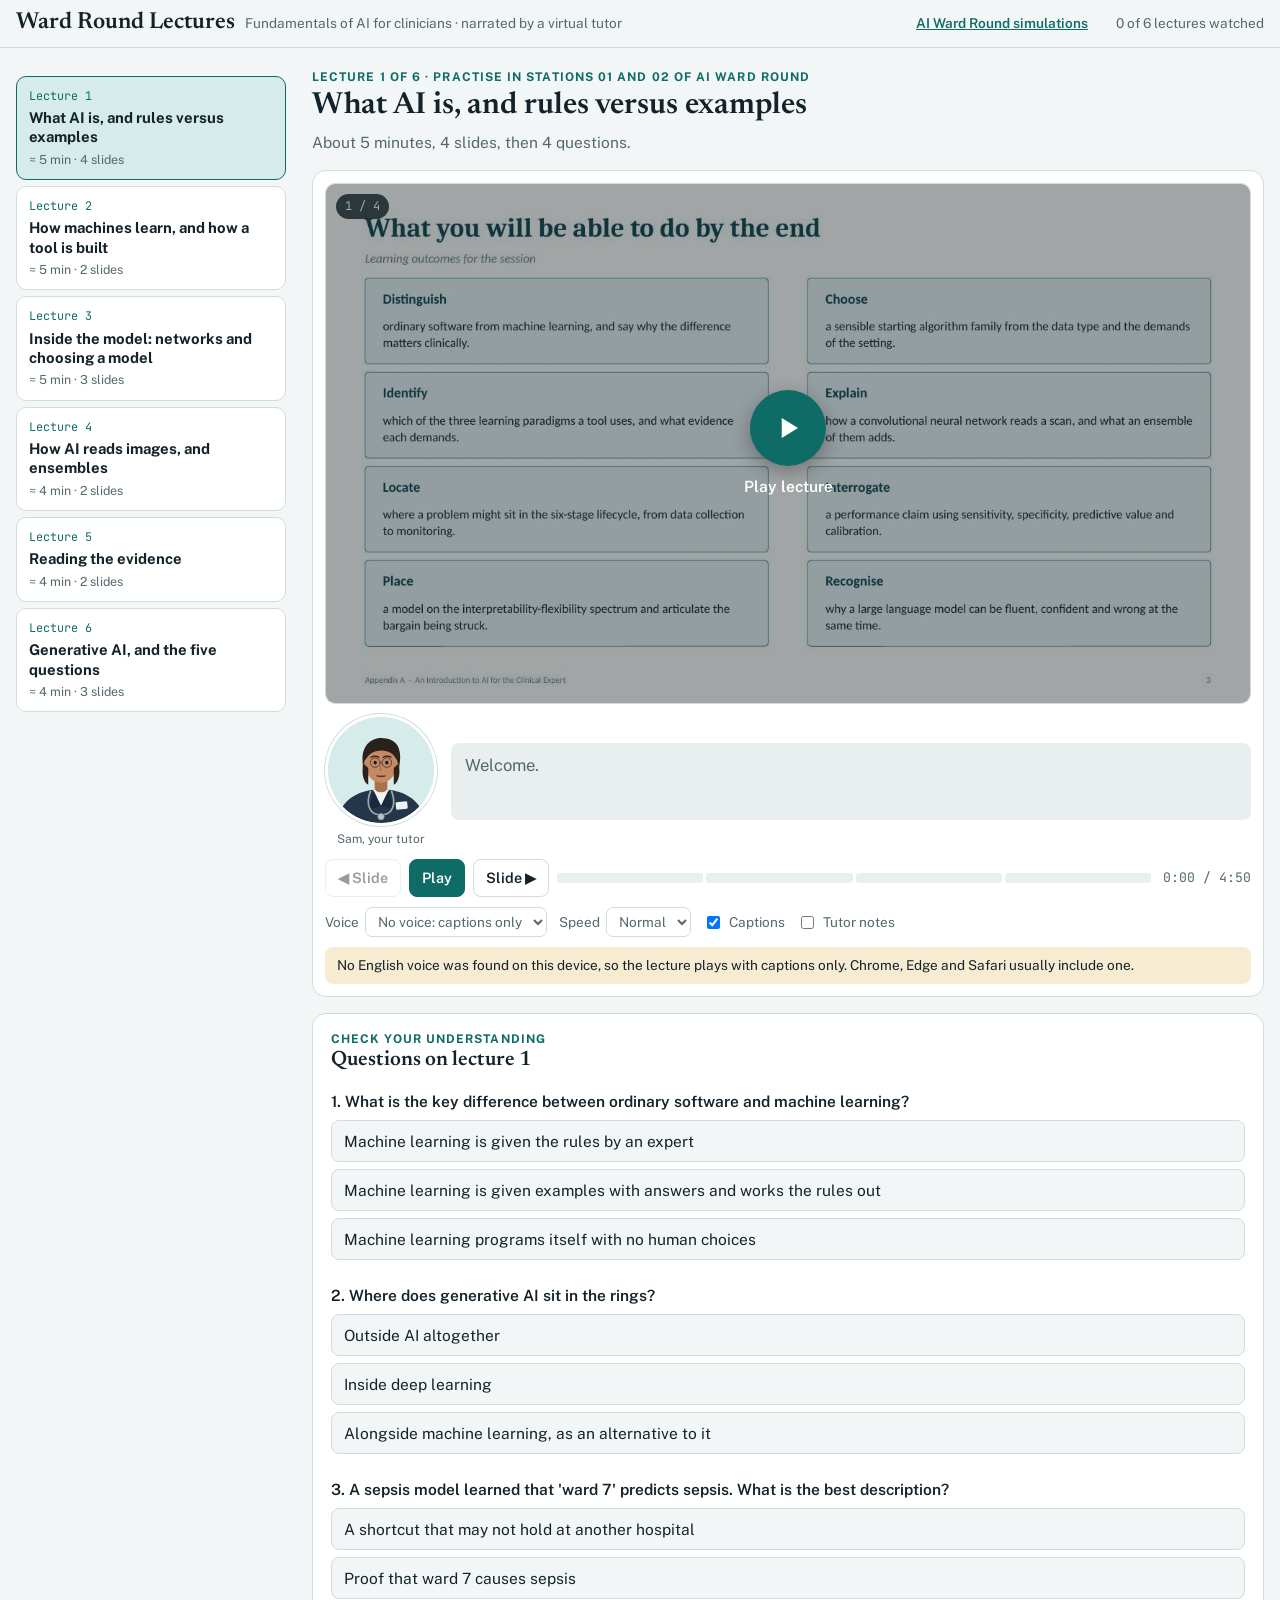
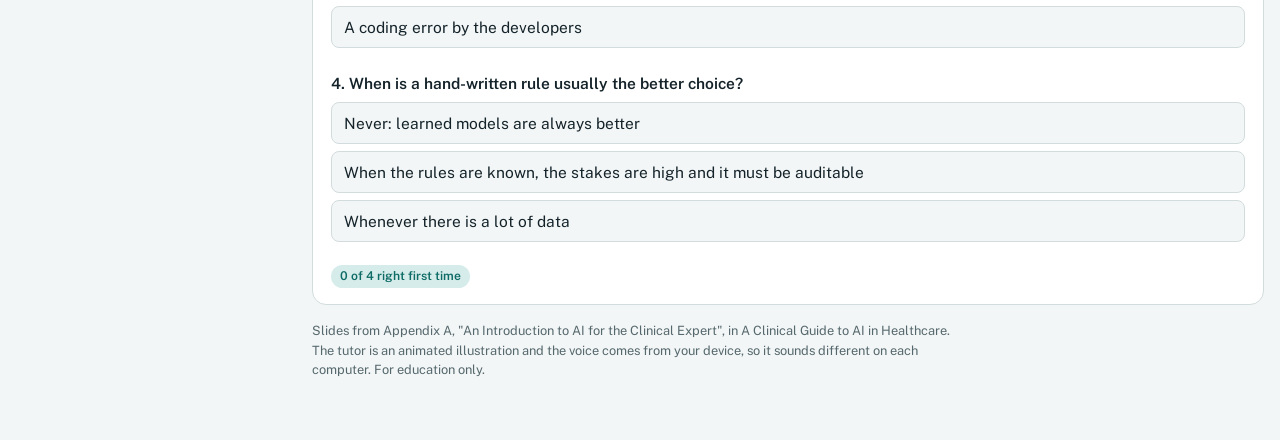
<file: lectures/index.html>
<!doctype html>
<html lang="en-GB">
<head>
<meta charset="utf-8">
<meta name="viewport" content="width=device-width, initial-scale=1, viewport-fit=cover">
<title>Ward Round Lectures</title>
<link rel="preconnect" href="https://fonts.googleapis.com">
<link rel="preconnect" href="https://fonts.gstatic.com" crossorigin>
<link rel="stylesheet" href="https://fonts.googleapis.com/css2?family=Newsreader:opsz,wght@6..72,500;6..72,600&family=Public+Sans:wght@400;500;600;700&family=JetBrains+Mono:wght@400;600&display=swap">
<style>
/* Layout: lecture list on the left; on the right a 16:9 "video" stage (slide + presenter picture-in-picture),
   caption bar, transport controls, optional tutor notes, then the lecture's questions. Same family as AI Ward Round. */
:root{
  --bg:#F3F6F6; --surface:#FFFFFF; --surface-2:#E9EFEF; --ink:#14232A; --muted:#55686D; --line:#D2DCDD;
  --accent:#0E6B66; --accent-soft:#D6ECEA; --signal:#B97A06; --signal-soft:#F7EBD2;
  --good:#2C7A4B; --good-soft:#DCEFE3; --bad:#AE3434; --bad-soft:#F6DEDE; --stage:#FFFFFF;
  --f-display:"Newsreader", Georgia, "Times New Roman", serif;
  --f-body:"Public Sans", "Segoe UI", Roboto, Helvetica, Arial, sans-serif;
  --f-mono:"JetBrains Mono", ui-monospace, Menlo, Consolas, monospace;
  --r:10px;
}
@media (prefers-color-scheme: dark){ :root:not([data-theme="light"]){
  --bg:#0D1618; --surface:#142124; --surface-2:#1B2B2E; --ink:#E3ECEC; --muted:#92A6A9; --line:#2A3C3F;
  --accent:#4DB6AC; --accent-soft:#183A38; --signal:#E3A53A; --signal-soft:#3A2E17;
  --good:#5CBB84; --good-soft:#18352A; --bad:#E27474; --bad-soft:#3D1F1F; --stage:#FFFFFF; color-scheme:dark }}
:root[data-theme="dark"]{
  --bg:#0D1618; --surface:#142124; --surface-2:#1B2B2E; --ink:#E3ECEC; --muted:#92A6A9; --line:#2A3C3F;
  --accent:#4DB6AC; --accent-soft:#183A38; --signal:#E3A53A; --signal-soft:#3A2E17;
  --good:#5CBB84; --good-soft:#18352A; --bad:#E27474; --bad-soft:#3D1F1F; --stage:#FFFFFF; color-scheme:dark }
*{box-sizing:border-box}
[hidden]{display:none!important}
body{background:var(--bg);color:var(--ink);font-family:var(--f-body);font-size:15.5px;line-height:1.55}
h1,h2,h3{font-family:var(--f-display);font-weight:600;line-height:1.15;text-wrap:balance;margin:0}
p{margin:0}
button,select{font:inherit;color:inherit}
:focus-visible{outline:2px solid var(--accent);outline-offset:2px}
.top{position:sticky;top:env(safe-area-inset-top,0px);z-index:20;background:var(--bg);border-bottom:1px solid var(--line)}
.top-in{max-width:1280px;margin:0 auto;padding:10px 16px;display:flex;gap:14px;align-items:center;flex-wrap:wrap}
.brand{display:flex;align-items:baseline;gap:10px;flex-wrap:wrap}
.brand h1{font-size:1.45rem}
.brand span{color:var(--muted);font-size:.85rem}
.top-right{margin-left:auto;font-size:.85rem;color:var(--muted)}
.shell{max-width:1280px;margin:0 auto;padding-inline:16px;padding-block:20px 60px;display:grid;grid-template-columns:270px minmax(0,1fr);gap:26px}
@media (max-width:900px){.shell{grid-template-columns:minmax(0,1fr)}}
.list{display:flex;flex-direction:column;gap:6px;align-self:start;position:sticky;top:76px}
@media (max-width:900px){.list{position:static;display:grid;grid-template-columns:repeat(auto-fill,minmax(220px,1fr))}}
.lbtn{display:flex;flex-direction:column;gap:3px;text-align:left;border:1px solid var(--line);background:var(--surface);border-radius:10px;padding:10px 12px;cursor:pointer}
.lbtn:hover{border-color:var(--accent)}
.lbtn[aria-current="true"]{border-color:var(--accent);background:var(--accent-soft)}
.lbtn .n{font-family:var(--f-mono);font-size:.74rem;color:var(--accent)}
.lbtn b{font-size:.93rem;line-height:1.3}
.lbtn .meta{display:flex;gap:6px;flex-wrap:wrap;font-size:.78rem;color:var(--muted);align-items:center}
.pill{display:inline-flex;align-items:center;border-radius:99px;padding:2px 9px;font-size:.76rem;font-weight:600;background:var(--surface-2)}
.pill.good{background:var(--good-soft);color:var(--good)}
.pill.acc{background:var(--accent-soft);color:var(--accent)}
.main{display:flex;flex-direction:column;gap:16px;min-width:0}
.eyebrow{font-size:.75rem;letter-spacing:.09em;text-transform:uppercase;color:var(--accent);font-weight:700}
.head h2{font-size:1.9rem;margin-top:3px}
.head p{color:var(--muted);margin-top:6px;max-width:70ch}
.player{background:var(--surface);border:1px solid var(--line);border-radius:14px;padding:12px;display:flex;flex-direction:column;gap:10px}
.stage{position:relative;aspect-ratio:16/9;width:100%;background:var(--stage);border-radius:10px;overflow:hidden;border:1px solid var(--line)}
.stage img.slide{position:absolute;inset:0;width:100%;height:100%;object-fit:contain;transition:opacity .35s}
.slidetag{position:absolute;left:10px;top:10px;background:rgba(10,30,34,.78);color:#fff;font-size:.75rem;padding:3px 9px;border-radius:99px;font-family:var(--f-mono)}
.speaker{display:grid;grid-template-columns:auto minmax(0,1fr);gap:14px;align-items:center}
.tutor{width:112px;aspect-ratio:1/1;border-radius:50%;background:var(--accent-soft);border:3px solid var(--surface);box-shadow:0 0 0 1px var(--line);overflow:hidden;flex:none}
.tutor-wrap{display:flex;flex-direction:column;align-items:center;gap:4px;font-size:.75rem;color:var(--muted)}
.tutor.speaking{box-shadow:0 0 0 3px var(--accent)}
.tutor svg{width:100%;height:100%;display:block}
@media (max-width:600px){.tutor{width:72px}.speaker{gap:10px}}
@media (max-width:900px){.list{order:2}}
.bigplay{position:absolute;inset:0;display:flex;align-items:center;justify-content:center;background:rgba(8,20,22,.38);border:0;cursor:pointer;color:#fff;flex-direction:column;gap:8px;font-weight:600}
.bigplay span.c{width:76px;height:76px;border-radius:50%;background:var(--accent);display:flex;align-items:center;justify-content:center;box-shadow:0 6px 20px rgba(0,0,0,.3)}
.cap{min-height:4.6em;background:var(--surface-2);border-radius:8px;padding:10px 14px;font-size:1.04rem;line-height:1.5}
.cap .w.now{background:var(--signal-soft);color:var(--ink);border-radius:3px;box-shadow:0 0 0 2px var(--signal-soft)}
.cap .w.past{color:var(--ink)}
.cap .w{color:var(--muted)}
.ctrls{display:flex;gap:8px;align-items:center;flex-wrap:wrap}
.btn{border:1px solid var(--line);background:var(--surface);border-radius:8px;padding:7px 12px;cursor:pointer;font-weight:600;font-size:.9rem}
.btn:hover{border-color:var(--accent)}
.btn.primary{background:var(--accent);border-color:var(--accent);color:var(--surface)}
.btn:disabled{opacity:.45;cursor:not-allowed}
.track{flex:1 1 220px;display:flex;gap:3px;align-items:center;min-width:160px}
.track button{flex:1;height:10px;border:0;border-radius:3px;background:var(--surface-2);cursor:pointer;padding:0;position:relative;overflow:hidden}
.track button i{position:absolute;left:0;top:0;bottom:0;background:var(--accent);width:0}
.time{font-family:var(--f-mono);font-size:.82rem;color:var(--muted);min-width:92px;text-align:right}
.settings{display:flex;gap:12px;flex-wrap:wrap;align-items:center;font-size:.85rem;color:var(--muted)}
.settings select{padding:5px 8px;border-radius:7px;border:1px solid var(--line);background:var(--surface);max-width:230px}
.settings label{display:flex;gap:6px;align-items:center}
.notice{font-size:.85rem;border-radius:8px;padding:8px 12px;background:var(--signal-soft)}
.notes{background:var(--surface);border:1px dashed var(--accent);border-radius:var(--r);padding:14px 16px;font-size:.92rem;white-space:pre-wrap;max-height:340px;overflow-y:auto}
.quiz{background:var(--surface);border:1px solid var(--line);border-radius:14px;padding:16px 18px;display:flex;flex-direction:column;gap:16px}
.quiz h3{font-size:1.3rem}
.qq{display:flex;flex-direction:column;gap:7px}
.qq .q{font-weight:600;max-width:72ch}
.opt{text-align:left;border:1px solid var(--line);background:var(--bg);border-radius:8px;padding:8px 12px;cursor:pointer}
.opt:hover{border-color:var(--accent)}
.opt.right{border-color:var(--good);background:var(--good-soft)}
.opt.wrong{border-color:var(--bad);background:var(--bad-soft)}
.fb{font-size:.9rem;max-width:72ch}
.score{display:flex;gap:10px;align-items:center;flex-wrap:wrap}
.foot{font-size:.8rem;color:var(--muted);max-width:80ch}
@media (prefers-reduced-motion:reduce){*{transition:none!important;animation:none!important}}
</style>

</head>
<body style="margin:0">
<header class="top"><div class="top-in">
  <div class="brand"><h1>Ward Round Lectures</h1><span>Fundamentals of AI for clinicians · narrated by a virtual tutor</span></div>
  <a href="../index.html" style="font-size:.85rem;color:var(--accent);font-weight:600;margin-left:auto">AI Ward Round simulations</a>
  <div class="top-right" id="overall" style="margin-left:14px">0 of 6 lectures watched</div>
</div></header>

<div class="shell">
  <nav class="list" id="list" aria-label="Lectures"></nav>
  <main class="main">
    <div class="head"><div class="eyebrow" id="lEyebrow"></div><h2 id="lTitle"></h2><p id="lSub"></p></div>
    <section class="player" aria-label="Lecture player">
      <div class="stage" id="stage">
        <img class="slide" id="slideImg" alt="">
        <span class="slidetag" id="slideTag"></span>
        <button class="bigplay" id="bigPlay" type="button"><span class="c"><svg width="30" height="30" viewBox="0 0 24 24" aria-hidden="true"><path d="M7 4l13 8-13 8z" fill="#fff"/></svg></span><span>Play lecture</span></button>
      </div>
      <div class="speaker"><div class="tutor-wrap"><div class="tutor" id="tutor" aria-hidden="true"></div><span>Sam, your tutor</span></div><div class="cap" id="cap" aria-live="polite"></div></div>
      <div class="ctrls">
        <button class="btn" id="prevBtn" type="button" aria-label="Previous slide">◀ Slide</button>
        <button class="btn primary" id="playBtn" type="button">Play</button>
        <button class="btn" id="nextBtn" type="button" aria-label="Next slide">Slide ▶</button>
        <div class="track" id="track" aria-label="Slides in this lecture"></div>
        <span class="time" id="time">0:00 / 0:00</span>
      </div>
      <div class="settings">
        <label for="voiceSel">Voice <select id="voiceSel"></select></label>
        <label for="rateSel">Speed <select id="rateSel"><option value="0.85">0.85×</option><option value="0.95" selected>Normal</option><option value="1.1">1.1×</option><option value="1.25">1.25×</option><option value="1.4">1.4×</option></select></label>
        <label for="capChk"><input type="checkbox" id="capChk" checked> Captions</label>
        <label for="notesChk"><input type="checkbox" id="notesChk"> Tutor notes</label>
      </div>
      <div class="notice" id="voiceNote" hidden></div>
    </section>
    <section class="notes" id="notes" hidden aria-label="Tutor notes for this slide"></section>
    <section class="quiz" id="quiz" aria-label="Questions"></section>
    <p class="foot">Slides from Appendix A, "An Introduction to AI for the Clinical Expert", in A Clinical Guide to AI in Healthcare. The tutor is an animated illustration and the voice comes from your device, so it sounds different on each computer. For education only.</p>
  </main>
</div>

<script>
const LECTURES = [{"id": "l1", "title": "What AI is, and rules versus examples", "station": "Stations 01 and 02", "slides": [{"img": 3, "say": ["Welcome. I'm Sam, your virtual tutor for this short course on the fundamentals of AI for clinicians.", "The course assumes you know medicine, and it assumes nothing at all about computing. There is no maths in it.", "Over six short lectures you will learn to tell ordinary software from machine learning, to recognise how a tool was trained, to see where a tool can fail during its working life, to read a performance claim properly, and to understand why a chatbot can be fluent, confident and wrong at the same time.", "None of this needs arithmetic or code. All of it is about asking the right question of a supplier, a paper or a colleague. After each lecture there are a few quick questions to check your understanding."]}, {"img": 5, "say": ["Let's start with the words, because two different questions get muddled all the time.", "The first question is: what kind of system is it? Look at the rings on the left, and read them from the outside in.", "Artificial intelligence is the widest word. It means a computer doing something that would normally need a person. A set of rules written by hand counts.", "Machine learning is the part that changed things. Instead of being given the rules, it works them out from examples.", "Deep learning is machine learning done with networks that have many layers. It is what reads your scans.", "Generative AI sits inside deep learning. Large language models and image generators are deep networks too. They just produce new content instead of a label.", "Now the second question: how was it trained? Supervised, unsupervised, reinforcement and self-supervised learning are methods, not places in the rings. One system can use several.", "The amber bar joins the two. A modern large language model is a deep generative network, built by stacking three methods in sequence: self-supervised learning on a huge amount of text, then supervised learning on good examples, then reinforcement learning from human feedback.", "So if someone asks whether ChatGPT is reinforcement learning, the honest answer is that reinforcement learning is one of three things used to build it. It is not what it is."]}, {"img": 7, "say": ["If you take only one idea away from this whole course, make it this one.", "On the left is traditional software. A person writes the rules. Rules and data go in, and answers come out. Everything it does, somebody decided in advance.", "On the right, machine learning flips that round. You supply the data and the answers: many thousands of worked examples. The computer works out the rules for itself and packages them into what we call a trained model. That model is then pointed at new patients.", "Think of how a registrar learns. Not from a rulebook, but from thousands of patients. They form an internal picture, and they apply it to the next person through the door. Machine learning is that, done by a machine.", "This is what lets a computer read a chest film, because nobody could ever write down the rules for that.", "And it is also why the tool is only ever as good as the examples it was shown."]}, {"img": 9, "say": ["Here is the same sepsis alert, built both ways.", "The rule-based version is written by a consultant who sets every threshold in advance. You can read every line. But it misses any presentation nobody thought of.", "The learned version studies forty thousand past admissions, each one marked as sepsis or not. It finds patterns nobody specified, including, if you are unlucky, that one ward code predicts sepsis simply because that ward admits the sickest patients. Take it to another hospital and that shortcut fails.", "Look at the last two rows. The learned alert can do more, and it asks more of you afterwards: continuous monitoring, and re-training when it drifts.", "Neither column is the right answer. Where the rules are known and the stakes are high, a written rule is often better, because it is stable and you can audit it.", "And if your organisation cannot resource that monitoring, it should not buy the second column. You can try both alerts yourself in Station 2 of the AI Ward Round."]}], "quiz": [{"q": "What is the key difference between ordinary software and machine learning?", "o": ["Machine learning is given the rules by an expert", "Machine learning is given examples with answers and works the rules out", "Machine learning programs itself with no human choices"], "a": 1, "e": "Ordinary software is given the rules. Machine learning is given the answers and works out the rules. People still choose the data, the labels and the goal."}, {"q": "Where does generative AI sit in the rings?", "o": ["Outside AI altogether", "Inside deep learning", "Alongside machine learning, as an alternative to it"], "a": 1, "e": "The rings sit inside one another. Generative AI is a kind of deep learning, which is a kind of machine learning, which is a kind of AI."}, {"q": "A sepsis model learned that 'ward 7' predicts sepsis. What is the best description?", "o": ["A shortcut that may not hold at another hospital", "Proof that ward 7 causes sepsis", "A coding error by the developers"], "a": 0, "e": "The model found a pattern in its data, not a cause. Ward 7 admitted the sickest patients at one hospital. Elsewhere the pattern breaks."}, {"q": "When is a hand-written rule usually the better choice?", "o": ["Never: learned models are always better", "When the rules are known, the stakes are high and it must be auditable", "Whenever there is a lot of data"], "a": 1, "e": "A rule is transparent, stable and never drifts. Where the physiology is known and decisions must be defended, that is a strength."}]}, {"id": "l2", "title": "How machines learn, and how a tool is built", "station": "Stations 03 and 04", "slides": [{"img": 10, "say": ["Machines can learn in three main ways, and knowing which one a tool uses tells you what evidence to ask for.", "The first is supervised learning. The machine is given examples where somebody has already written down the right answer: scans labelled benign or malignant, for instance. It learns to give that answer for a new scan. Most diagnostic AI you will meet works this way.", "The question to ask is: who labelled the examples, and how reliably? If one tired registrar labelled ten thousand films, that is the ceiling on the model.", "The second is unsupervised learning. There are no answers at all. The machine is simply asked to find structure, such as grouping heart-failure patients into types nobody had named. The question to ask: do these groups mean anything clinically, or are they just a quirk of how the data was recorded?", "The third is reinforcement learning. The machine learns by acting and seeing what happens, a bit like refining your management over a career. An insulin dosing policy is an example. The question to ask: where did it do its trial and error? If the answer is 'on patients', stop.", "A question people often ask: isn't unsupervised learning better, because no human labels means no human bias? Not really. No labels also means no right answers to check against. You gain freedom from labelling bias, and you lose any way of saying whether the output is correct.", "You may also hear about self-supervised learning, where the data supplies its own labels, for example by hiding a word and asking the machine to guess it. That is how chatbots start their training. It changes none of the questions you should ask.", "Here is one service seen all three ways. In breast screening, supervised learning decides recall or no recall for each mammogram. Unsupervised learning finds new density patterns. Reinforcement learning adjusts each woman's recall interval from observed outcomes. Same images, three very different kinds of evidence."]}, {"img": 12, "say": ["Whichever way it learns, a tool has to be built, and the build has six stages. Each stage can fail.", "Collect: gather the data. Prepare: clean it and label it. This is usually the longest and least glamorous stage, often more than half the work. Train: fit the model. Validate: test it on data it has never seen. Deploy: put it into clinical use. And monitor: watch it.", "Now look at the dashed line running back from monitoring to training. This is the part that often gets left out. Monitoring can show the model is slipping, because your patients changed, or the scanner was replaced, or practice moved on. That triggers re-training. A model is never simply finished.", "Here is a real-world pattern. A deterioration score trained on admissions before 2020 began over-calling badly through 2021. Nothing in the code had changed. The case mix, the admission thresholds and the way things were recorded had all moved. Monitoring spotted it and re-training fixed it. Without monitoring, staff would have slowly stopped responding to the alert, which is the more dangerous failure.", "People often ask how often a model should be re-trained. There is no fixed interval. The right answer is: when monitoring says so. That is exactly why monitoring is not optional.", "They also ask whether validation is just testing. It is testing on data the model has genuinely never seen, ideally from a different site or a different year. Testing on the training data is the commonest way a paper overstates how good a model is.", "Some newer tools update themselves continuously while in use. That makes monitoring harder, not easier, which is why most clinical models are deliberately frozen between checked versions.", "Read the questions under each stage as a checklist. Is it my population? Who assigned the labels? On whose machine was it trained? Was the test data truly held back? Who is accountable? Is anyone watching?", "And the question to take back to work: who in your organisation owns stage six? You can play four years of that deterioration score in Station 4."]}], "quiz": [{"q": "A tool learns to classify mammograms from 200,000 films with known outcomes. Which kind of learning is this?", "o": ["Supervised", "Unsupervised", "Reinforcement"], "a": 0, "e": "It learns from examples where the right answer is already attached, so it is supervised. Ask who labelled them and how reliably."}, {"q": "What is the key question to ask of a reinforcement learning tool?", "o": ["How many layers does it have?", "Where did it do its trial and error?", "Was it built with open-source software?"], "a": 1, "e": "Reinforcement learning learns by acting. You need to know that the trial and error happened safely, not on real patients."}, {"q": "Which stage of the lifecycle is most often missing in practice?", "o": ["Training", "Validation", "Monitoring"], "a": 2, "e": "Monitoring is the dashed loop. It is the stage nobody owns in many organisations, and without it a model's decline goes unseen."}, {"q": "A deterioration score started over-calling in 2021, though its code had not changed. Why?", "o": ["The software was hacked", "The patients and recording practice changed, so the model drifted", "Over-calling is normal and needs no action"], "a": 1, "e": "This is drift. The world moved and the model did not. Monitoring detects it, and re-training corrects it."}]}, {"id": "l3", "title": "Inside the model: networks and choosing a model", "station": "Stations 05 and 06", "slides": [{"img": 14, "say": ["Let's open the box and look inside a neural network. You need no mathematics for this.", "Clinical details come in on the left: age, blood pressure, a test result, a symptom score.", "Follow one line from age to a unit in the middle. That line is a number. It says how much this signal counts. We call it a weight.", "The signals pass through the middle layers, called hidden layers simply because you never see them, and come out on the right as one answer: here, a risk score of 0.82.", "Training means showing the network thousands of cases, comparing its answer with the truth each time, and nudging every one of those numbers until the answers line up. That is all learning is here.", "This picture has forty-five lines. A model reading a chest film has tens of millions. Exactly the same idea, just enormously more of it, and no person has ever checked those numbers one by one.", "When a network has many hidden layers, we call it deep. That is where the phrase deep learning comes from."]}, {"img": 16, "say": ["So we can build models of almost any complexity. The real question is whether we should, and that is a trade-off.", "On the left is logistic regression. This is like a clinical risk score: you can see every factor and say exactly why it gave the number it did. Decision trees are similar: plain if-then rules you could follow on paper.", "In the middle are random forests and support vector machines, the workhorses for tables of labs, vitals and coded history. Already hard to explain in words.", "On the right are neural networks, deep networks for images, and large language models for text. Very capable, and you cannot say why they concluded what they did.", "Further right is not better. It is a different bargain. You buy the ability to catch subtler patterns, and you pay for it in transparency.", "Picture a discharge-risk score at three in the morning. A simple regression shows the score is driven mostly by age and sodium. The junior doctor knows that sodium sample was haemolysed, so she can override it and say why. A more complex model, slightly better in a paper, gives a number and no argument.", "You may hear that deep models can now be explained, with colour maps or feature scores. Those give a plausible account of the output, not the actual reasoning. They are a useful hint, and a poor substitute for a model you could have read directly.", "And more complex is not always more accurate. On tables of clinical data of typical size, simpler models often match or beat deep ones, and they always beat them on being explainable.", "Ask yourself: where on this line would you want a tool that decides who gets an intensive care bed?"]}, {"img": 18, "say": ["How do you choose a sensible starting model? Ask two questions, in this order.", "First: what is the data? Tables of numbers, images, free text, or data with no labels at all. That alone rules out most options. You do not put a chest film into a logistic regression, and you do not put twelve blood results into an image network.", "Second: what does the setting demand? If the reasoning must be visible, start with logistic regression or a decision tree. If accuracy comes first and explanation can be added later, a random forest or gradient boosting.", "For images, a convolutional network. For free text such as letters and reports, a language model, with a human checking the output. That last part is not optional. With no labels, clustering.", "What if you have images and tables together, say a chest film plus blood results? That is called a multimodal model, usually an image network with the numbers joined in near the end. It is common, and it changes none of the questions you should ask.", "Remember too that this gives you a starting family, not a specification. The amount of data, how rare the outcome is, missing values and how the tool fits the workflow all move the answer. But having a starting point is what lets you argue back with a data scientist.", "The rule of thumb in amber is worth remembering: start with the simplest model that could work, and make the complex one prove that it earns its lack of transparency. On tables of clinical data, it often cannot. Try choosing models yourself in Station 6."]}], "quiz": [{"q": "In a neural network, what is a weight?", "o": ["How heavy the computer is", "A number on each connection saying how much a signal counts", "The patient's body weight"], "a": 1, "e": "Every line carries a weight. Training nudges those numbers until the network's answers match the examples."}, {"q": "What does 'deep' in deep learning mean?", "o": ["The medical problem is complicated", "The network has many hidden layers", "It used a very large amount of data"], "a": 1, "e": "Deep simply refers to the number of hidden layers."}, {"q": "Moving from logistic regression towards deep networks generally means:", "o": ["Better accuracy in every case", "Catching subtler patterns at the cost of transparency", "Easier auditing"], "a": 1, "e": "It is a bargain, not an upgrade. On typical tables of clinical data, simpler models often match complex ones and are always easier to explain."}, {"q": "You want to summarise free-text discharge letters. Which starting point fits?", "o": ["Logistic regression", "A language model, with a human checking the output", "Clustering"], "a": 1, "e": "Free text points to a language model. Because these models can invent content, a person must check the output."}]}, {"id": "l4", "title": "How AI reads images, and ensembles", "station": "Stations 07 and 08", "slides": [{"img": 20, "say": ["Imaging is where most clinicians first meet AI, so let's look at how a network reads a scan.", "The image arrives as a grid of brightness values. Nothing more.", "The first layers respond to the simplest things: edges and sharp changes in brightness, such as rib margins, the diaphragm and the heart border.", "The next layers combine those edges into textures and simple shapes.", "Deeper layers combine those again into structures that matter clinically, such as a rounded opacity.", "At the end, a classifier turns all of that into a probability. Here, 0.87 for a nodule, with a heat map showing where the network's activity was strongest.", "Does it need millions of images? Not usually. A technique called transfer learning starts from a network already trained on everyday photographs and adapts it, which brings the need down to hundreds or a few thousand well-labelled clinical images.", "If you are curious what 'convolutional' means: the network slides a small window across the whole image, looking for one kind of pattern everywhere, using the same rule each time. That is enough to know.", "Two points matter at the bedside. First, nobody told it what an edge or a nodule is. It worked out which features were useful from labelled examples. That is why it can outperform hand-built systems, and why you cannot audit its reasoning.", "Second, a heat map shows where the model looked. It does not show why it concluded. Models have been caught keying on chest drains, on the radiographer's side marker, and on which hospital's scanner produced the film. One well-known pneumonia model partly learned to recognise the hospital. It validated superbly and performed poorly everywhere else.", "In Station 7 you can watch a shortcut model fix its gaze on the side marker."]}, {"img": 22, "say": ["Serious imaging systems rarely rely on just one model. They use an ensemble.", "Think of a multidisciplinary team meeting. Three readers with different training look at the same scan, and you reach one decision from their three opinions.", "Here one scan goes to three genuinely different models. Each gives its own probability: 0.91, 0.62 and 0.79. A combiner turns those into one answer. The simplest combiner is an average. A weighted vote gives more say to models that have earned more trust. The most sophisticated is a small model trained to learn when to believe whom.", "The average here is 0.77. But look at model B: 0.62, well out of step with the others. That disagreement is information. A well-designed system sends a disputed case to a human reader rather than clearing it automatically.", "Why does it help? Different models make different mistakes, and combining them cancels some out. When does it fail? If all three were trained on the same data from the same scanner, they fail together, confidently. And it costs more computing, slower answers, and an explanation that is now three explanations.", "Why not always use an ensemble, if it is better? Because of the computing cost, the delay in a live reporting workflow, and a harder approval story. The ensemble is approved as one device, which makes it difficult to change any one member later.", "You may hear three technical words. Bagging trains the same method on different samples of the data; a random forest is exactly this. Boosting trains models in sequence, each one fixing the previous one's mistakes. Stacking trains a small model to combine the others.", "Diversity is the whole point. Three genuinely different models beat ten near-identical ones. When a supplier quotes a performance figure, ask whether it is one model or an ensemble, and how the members differ."]}], "quiz": [{"q": "What does a heat map on an AI-read scan show?", "o": ["Where the model's activity was strongest", "Why the model reached its conclusion", "That the finding is definitely real"], "a": 0, "e": "It shows where the model looked, which could be a lesion, a drain or a marker. It is a hint for a person, never a justification."}, {"q": "A pneumonia model validated superbly but performed poorly at other hospitals. The likely reason?", "o": ["It partly learned to recognise which hospital took the image", "Other hospitals used the wrong software version", "Pneumonia looks different in other countries"], "a": 0, "e": "Disease prevalence differed by site, so recognising the hospital helped in validation but has nothing to do with the disease."}, {"q": "Three models score a scan 0.91, 0.62 and 0.79. What should a well-designed system do?", "o": ["Recall automatically, since the average is 0.77", "Send the case to a human reader because the models disagree", "Ignore the middle model"], "a": 1, "e": "The spread between models is itself a signal. The ensemble's real output is a triage decision."}, {"q": "An ensemble helps most when its members are:", "o": ["Copies of the same model", "Trained on the same data and scanner", "Genuinely different in design or training data"], "a": 2, "e": "Different models make different mistakes. Near-identical models make the same mistakes together."}]}, {"id": "l5", "title": "Reading the evidence", "station": "Station 09", "slides": [{"img": 24, "say": ["This is the most practical lecture in the course, so let's take it slowly.", "Start with a trap. A model that calls every single case negative will be ninety-nine per cent accurate for a disease that one per cent of patients have. And it is completely useless. Accuracy on its own is close to meaningless.", "Now a worked example. One thousand patients. Fifty have the disease: five per cent, a realistic screening figure.", "The model correctly flagged 45 of the 50. It missed 5. It wrongly flagged 95 who were well. And it correctly cleared 855.", "Sensitivity: of the 50 who had it, it caught 45. Ninety per cent. Specificity: of the 950 who did not, it correctly cleared 855. Also ninety per cent. Accuracy: 900 right out of 1,000. Ninety per cent.", "Now pause and make a guess. Of everyone this model flags as positive, what proportion actually has the disease?", "Most people guess seventy or eighty per cent. The answer is 45 true cases out of 140 flagged. Thirty-two per cent. Two out of every three people it flags are well.", "Nothing was wrong with the model. It is the low prevalence that does this, and no headline figure will tell you. Run the same model in a clinic where thirty per cent of patients have the disease, and the figure rises to about seventy-nine per cent. Same model, completely different usefulness. 'Validated' always has to mean 'validated on whom'.", "There is a mirror-image figure worth knowing. Of everyone the model clears, 855 out of 860 are truly well: over ninety-nine per cent. So a tool like this can be genuinely useful for ruling disease out, and poor for ruling it in.", "So is ninety per cent accuracy good? You cannot answer that without knowing the prevalence, the threshold used, and what the alternative is.", "What counts as a good area under the curve depends on the setting, and it says nothing about calibration or about usefulness at the threshold you would actually use. Treat it as one number among several, never as a verdict.", "Calibration matters most when you act on a probability: anticoagulation, surgical risk or escalating care.", "Two more ideas. The curve in the middle, and the area under it, tell you how well a model separates cases from non-cases. The plot on the right is calibration: when the model says seventy per cent risk, does the event happen about seventy per cent of the time? A model can separate well and still give misleading percentages, and then its numbers are dangerous to act on."]}, {"img": 26, "say": ["None of this is science fiction. AI is already in use across medicine.", "In radiology it finds nodules on CT and pushes brain bleeds to the top of the reporting list. In ophthalmology it grades diabetic eye disease from retinal photographs at screening scale. In dermatology it classifies skin lesions. In pathology it finds cancer in lymph nodes on digital slides. In cardiology it reads heart rhythms from ECGs and wearables.", "Five of these six are supervised learning, mostly deep, mostly on images, because that is where labelled examples are plentiful.", "The odd one out is documentation: ambient scribes and letter drafting. That one is generative, and it is the one that can invent something that was never said. That is our final lecture. Before then, try the thousand-patient simulation in Station 9 and make your guess before you reveal."]}], "quiz": [{"q": "A model with 90% sensitivity and 90% specificity is used where 5% have the disease. Of those it flags, roughly how many truly have it?", "o": ["About 90%", "About 75%", "About a third"], "a": 2, "e": "45 true cases among 140 flagged is 32%. Low prevalence means false alarms from the large healthy group swamp the true cases."}, {"q": "The same model is used in a clinic where 30% have the disease. What happens to that figure?", "o": ["It stays the same", "It rises to about 79%", "It falls to about 10%"], "a": 1, "e": "270 true cases among 340 flagged is about 79%. Same model, different setting, transformed usefulness."}, {"q": "What does calibration mean?", "o": ["The model's stated probabilities match what actually happens", "The model was tested on a calibrated scanner", "The model has high accuracy"], "a": 0, "e": "If it says 70% risk, the event should happen about 70% of the time. Poor calibration makes the numbers dangerous to act on."}, {"q": "Which is the most useful question to ask a supplier about performance?", "o": ["What is the accuracy?", "What is the area under the curve?", "What proportion of flagged patients truly have the condition at our prevalence?"], "a": 2, "e": "The predictive value at your own prevalence tells you what the tool will mean for your patients."}]}, {"id": "l6", "title": "Generative AI, and the five questions", "station": "Stations 10 and 11", "slides": [{"img": 27, "say": ["Everything so far has classified or predicted. Is this lesion malignant? Will this patient deteriorate? Generative AI is different: it produces new content.", "Look at the top row: the three stages of building a large language model. First, pre-training on a vast amount of text, learning by predicting words that have been hidden. The text supplies its own answers, so this is self-supervised learning. Second, fine-tuning on examples of good answers written by people. That is supervised learning. Third, alignment: people rank its answers, and it is rewarded for the ones they preferred. That is reinforcement learning from human feedback.", "Now try this. The patient was commenced on... Finish the sentence in your head. Perhaps you thought of antibiotics. That is the mechanism. You just did it. The model ranks likely next words, picks one, then does it again. No looking anything up, no reference.", "Notice that none of the three build stages checks whether the output is true. The last stage rewards what people preferred, which usually goes with truth but is not the same thing. So the model can be confident, fluent and completely wrong. That is called hallucination.", "Ask a chatbot for the evidence behind a drug choice and it may give you a perfectly formatted reference to a paper that does not exist. A plausible citation is exactly what the pattern predicts.", "Can we stop it hallucinating? We can reduce it a great deal, by grounding the model in documents it retrieves and by keeping its task narrow. We cannot remove it. So design the workflow so that a competent person sees the output before it matters.", "Ambient scribes are now the fastest-spreading AI in clinical practice, so this matters today. Read the draft as you would a letter from a new junior: helpful, usually right, and occasionally confident about something that never happened.", "Yet the same mechanism writes an excellent first draft of a clinic letter, because there a fluent, conventional draft is what you want, and a clinician reads it before it goes anywhere. A strong drafting aid. Not a source of clinical truth. Fluency is not accuracy."]}, {"img": 29, "say": ["Here are ten things to remember. Three matter most.", "Number two: accuracy alone is almost meaningless without prevalence, sensitivity, specificity and calibration.", "Number nine: the clinician, not the model, remains accountable. AI is decision support, not decision replacement.", "And number ten: if a tool's makers cannot tell you how it was trained, validated and monitored, be cautious. These are not reasons to avoid AI. They are the conditions for using it well."]}, {"img": 32, "say": ["Finally, five questions to ask about any clinical AI tool. If you remember nothing else, remember these.", "One: what was it trained on, and were those patients like mine? Population, era, equipment and case mix.", "Two: who assigned the labels, and how reliably? A supervised model cannot be better than its answers.", "Three: was it validated on genuinely independent data? A different site, a different period, ideally a different scanner.", "Four: what is the predictive value at my prevalence? Not accuracy, not the area under the curve.", "Five: who is monitoring it now, and what triggers a review? If nobody owns that answer, the tool's performance is unobserved.", "None of these questions needs mathematics. All of them need somebody to have done the work. If a supplier cannot answer them, you have learned what you needed to know. Practise this in Station 11, where you interview a supplier yourself. Thank you for joining me."]}], "quiz": [{"q": "How does a large language model produce its answer?", "o": ["It looks up facts in a medical database", "It ranks likely next words and picks one, again and again", "It copies the closest web page"], "a": 1, "e": "It predicts likely sequences of words. Nothing in that process checks that the output is true."}, {"q": "The human-feedback stage of building an LLM rewards:", "o": ["Answers that are verified as true", "Answers that people preferred", "Answers that are shortest"], "a": 1, "e": "Preference usually goes with truth but is not the same thing, which is why a confident falsehood can survive."}, {"q": "Who remains accountable for a decision supported by AI?", "o": ["The software supplier", "The model", "The clinician"], "a": 2, "e": "AI is decision support, not decision replacement."}, {"q": "A supplier cannot tell you how their tool was validated or who monitors it. What should you conclude?", "o": ["It is a documentation gap; buy it anyway", "That is your answer: be cautious", "Monitoring is not needed for approved tools"], "a": 1, "e": "If the makers cannot answer the five questions, you have learned what you needed to know."}]}];
const NOTES = {"3": "Read two or three of these aloud, not all eight — reading a full outcomes list flattens a room.\n\nPick the ones that match your audience. For a radiology or imaging audience, read outcomes 5, 6 and 7. For a board or governance audience, read 3, 7 and 8. For a general clinical audience, read 1, 2 and 7.\n\nSay plainly: \"None of this requires you to do any arithmetic or write any code. All of it is about being able to ask the right question of a supplier, a paper, or a colleague.\"\n\nThen move on briskly. This slide is a contract, not content.", "5": "THE POINT OF THIS SLIDE: two different questions get muddled constantly, and separating them prevents most of the confusion that follows.\n\nLEFT SIDE — what kind of system is it? Go outside in.\n\n\"Artificial intelligence is the widest word. A computer doing something that would normally need a person. A hand-written rule set counts.\"\n\n\"Machine learning is the part that changed things. It works the rules out from examples instead of being given them.\"\n\n\"Deep learning is machine learning done with many-layered networks. It is what reads your scans.\"\n\n\"Generative AI sits inside deep learning. Large language models, and image generators too, are deep neural networks — they just produce new content instead of a label.\"\n\nRIGHT SIDE — how was it trained? \"This is a completely separate question. Supervised, unsupervised, reinforcement, self-supervised. These are not places in the hierarchy on the left. They are methods, and one system can use several.\"\n\nTHE AMBER BAR is the payload. Say it slowly: \"A modern large language model is a deep generative network, and it is built by stacking three paradigms in sequence. Self-supervised pre-training on a huge corpus. Then supervised fine-tuning on curated examples. Then reinforcement learning from human feedback, which is where the ranking of good and bad answers comes in.\"\n\nThen the sentence that makes it stick: \"So if somebody asks whether ChatGPT is reinforcement learning, the honest answer is: reinforcement learning is one of three things used to build it. It is not what it IS.\"\n\nDo NOT define the word 'algorithm' here. It comes later and defining it now costs you five minutes.", "7": "If a learner takes only one thing away from the whole session, make it this.\n\nTeach the LEFT panel first: \"Traditional software. A person writes the rules. Rules plus data go in, answers come out. Everything it does, somebody decided in advance.\"\n\nThen the RIGHT: \"Machine learning flips it. You supply the data AND the answers — many, many worked examples. The computer works out the rules for itself, and packages them into what we call a trained model. That model is then pointed at new patients.\"\n\nThe clinical consequence, said slowly: \"This is what lets a computer read a chest film, because nobody could write down the rules for that. And it is also why the tool is only ever as good as the examples it was shown.\"\n\nReturn to the diagnostic-reasoning analogy: a registrar does not learn from a rulebook. They learn from several thousand patients, form an internal model, and apply it. Machine learning is that, mechanised.\n\nTransition: \"So everything now depends on what kind of examples it gets — which gives us three different flavours.\"", "9": "Use this as a spare — deploy it only if the previous slide left blank faces, or if you have a governance audience who will want the comparison in writing.\n\nRead down the first column, then across one row at a time. The two rows that matter most are 'Can you read the logic?' and 'What it needs after go-live'.\n\nThe line to land: \"The machine-learned column is not better. It is capable of more, and it asks more of you afterwards. If your organisation cannot resource the last row, you should not buy the second column.\"\n\nThat sentence is often the single most useful thing a clinical director takes from the whole session.\n\nTiming: 3 minutes, or skip entirely.", "10": "Take the three columns in order, and use the same four beats each time: what it is given, what it learns, a clinical example, and the question to ask.\n\nSUPERVISED — \"It is given examples where somebody has already written down the right answer. Scans labelled benign or malignant. It learns to produce that answer for a new scan. Most diagnostic AI you will meet is this.\" Question: who labelled it, and how reliably? If one tired registrar labelled 10,000 films, that is the ceiling on the model.\n\nUNSUPERVISED — \"No labels at all. It is just given the data and asked to find structure.\" Example: grouping heart-failure patients into phenotypes nobody had named. Question: do the groups mean anything clinically, or are they an artefact of how the data was recorded?\n\nREINFORCEMENT — \"It learns by acting and seeing what happens, like refining your management over a career.\" Example: an insulin dosing policy. Question: where did it do its trial and error? If the answer is 'on patients', stop.\n\nLand this: \"The paradigm tells you which evidence to demand. That is the whole reason for teaching it.\"", "12": "Walk left to right and give each stage one sentence.\n\nCollect — assemble the data. Prepare — clean and label it; say out loud that this is usually the longest and least glamorous stage, often more than half the whole project. Train — fit the model. Validate — test on data it has never seen. Deploy — into clinical use. Monitor — watch it.\n\nThen stop, put a finger on the dashed arc, and trace it slowly back. Say: \"This is the part that gets left out. Monitoring can tell you the model is slipping — because your patients changed, or the scanner was replaced, or practice moved on — and that triggers re-training. A model is never simply finished.\"\n\nNow use the question row underneath. Read them aloud as a checklist: is it my population, who assigned the labels, on whose machine, was it truly held back, who is accountable, is anyone watching.\n\nThe killer question for any room: \"Who in this organisation owns stage six?\" In most trusts the honest answer is nobody, and the silence after that question teaches more than the slide does.", "14": "Keep this light. Nobody needs the mathematics and attempting it loses the room.\n\nPoint at the inputs: \"Clinical variables come in on the left — age, blood pressure, a test result, a symptom score.\"\n\nTrace ONE line with your finger from Age to a hidden unit. Say: \"That line is a number. It says how much this signal counts. We call it a weight.\"\n\nThen: \"The signals pass through these middle layers — hidden layers, because you never see them — and come out on the right as a single answer. Here, a risk score of 0.82.\"\n\nNow the point of the whole slide: \"Training means showing the network thousands of cases, comparing its answer with the truth, and nudging every one of those numbers until the answers line up. That is all learning is here.\"\n\nScale it: \"This picture has 45 lines. A model reading a chest radiograph has tens of millions. Exactly the same idea, just enormously more of it.\"\n\nFinish with the vocabulary payoff: \"When a network has many hidden layers we call it deep. That is the entire origin of the phrase deep learning.\"", "16": "Put a finger on each end of the axis and name the bargain.\n\nLEFT: \"Logistic regression — this is a clinical risk score. You can see every coefficient and say exactly why it produced the number it did. Decision trees are the same: explicit if-then rules you could follow on paper.\"\n\nMIDDLE: \"Random forests and support vector machines. The workhorses for tables of data — labs, vitals, coded history. Already hard to narrate.\"\n\nRIGHT: \"Neural networks, then deep convolutional networks for images, then transformers and large language models for text. Extremely capable, and you cannot say why they concluded what they concluded.\"\n\nNow the sentence that matters: \"Further right is not better. It is a different bargain. You are buying the ability to capture subtler patterns and paying for it in transparency — and in a clinical setting that loss is a real cost, because a decision you cannot explain is harder to trust, harder to audit, and much harder to contest.\"\n\nAsk the room: \"Where on this line would you want a tool that decides who gets an intensive care bed?\" There is no correct answer, and the argument is the learning.", "18": "This is the slide clinicians most often ask for and rarely get.\n\nSay: \"There are two questions, and the order matters.\"\n\nFIRST — what is the data? Tables of numbers, images, free text, or unlabelled data you are exploring. This alone eliminates most of the field. You do not put a chest radiograph into a logistic regression, and you do not put twelve blood results into a convolutional network.\n\nSECOND — what does the setting demand? Two teams with identical data land in different rows depending on whether the decision has to be explained, and on how much data they have.\n\nNow walk the rows. Row one and row two are the same data with different demands: if the reasoning must be visible, take logistic regression; if accuracy comes first and explanation can be bolted on afterwards, take a random forest or gradient boosting.\n\nRow three: images, convolutional network. Row four: free text, a language model — and note the wording, \"with a human checking the output\", which is not optional. Row five: no labels, clustering.\n\nEnd on the amber rule: start with the simplest model that could work, and make the complex one prove that it earns its opacity. In practice, on tabular clinical data, it often cannot.", "20": "Move along the arrows and say what each stage sees.\n\n\"The image arrives as a grid of pixel values. Nothing more.\"\n\n\"The first layers respond to the simplest things — edges, boundaries, sharp changes in brightness. Rib margins, the diaphragm, the mediastinal border.\"\n\n\"The next layers combine those into textures and simple shapes.\"\n\n\"The deeper layers combine those again into clinically meaningful structures — an opacity, a rounded lesion.\"\n\n\"And at the end a classifier turns all of that into a probability. Here, 0.87 for a nodule, together with a heat map showing where in the image the activation was strongest.\"\n\nNow the two lines that matter clinically.\n\nFirst: \"Nobody defined 'edge'. Nobody defined 'nodule'. It worked out which features were useful from labelled examples. That is why it can outperform a hand-built system, and why you cannot audit its reasoning.\"\n\nSecond, on the heat map: \"A heat map shows where the model looked. It does not show why it concluded. Models have been caught keying on chest drains, on the radiographer's laterality marker, and on which scanner produced the film.\"", "22": "Open with the analogy, because it does most of the work: \"This is an MDT. Three readers with different training look at the same scan, and you take a decision from the three opinions rather than from any one of them.\"\n\nWalk it: \"One scan goes to three different models. Not three copies — genuinely different designs, ideally trained on different data. Each returns its own probability: 0.91, 0.62, 0.79. A combiner turns those into a single answer.\"\n\nExplain the combiner options in one line each: \"Simplest is an average. Better is a weighted vote, where models that have earned more trust count for more. Most sophisticated is a small model trained on top, which learns when to believe whom.\"\n\nNow the worked number: \"The average here is 0.77. But look at model B — 0.62, well out of step with the other two. That disagreement is itself information. A well-designed system routes a disputed case to a human reader rather than auto-clearing it.\"\n\nThen the three panels along the bottom. Why it helps: different models make different mistakes, and averaging cancels some out. When it does not: if all three trained on the same data from the same scanner, they fail together, confidently. What it costs: more compute, slower answers, and an explanation that is now three explanations.\n\nLand it: \"Diversity is the entire point. An ensemble of three near-identical models buys you almost nothing except a slower system.\"", "24": "This is the most practically useful slide in the deck. Do not rush it.\n\nOpen with the trap: \"A model that calls every single case negative will be ninety-nine per cent accurate on a disease with one per cent prevalence. And it is completely useless. Accuracy on its own is close to meaningless.\"\n\nNow the worked cohort. \"One thousand patients. Fifty actually have the disease — five per cent, a realistic screening prevalence.\"\n\nRead the four boxes: \"It correctly flagged 45 of the 50. It missed 5. It wrongly flagged 95 who were well. It correctly cleared 855.\"\n\nCompute with the room, out loud. \"Sensitivity: of the 50 who had it, it caught 45. Ninety per cent. Specificity: of the 950 who did not, it correctly cleared 855. Also ninety per cent. Accuracy: 900 right out of 1000. Ninety per cent.\"\n\nPAUSE HERE. Ask: \"So of everyone this model flags as positive, what proportion actually has the disease? Have a guess.\"\n\nMost rooms guess seventy or eighty per cent. Then reveal: \"Forty-five true positives out of one hundred and forty flagged. Thirty-two per cent. Two out of every three people it flags are well.\"\n\nLet that sit. Then: \"Nothing was wrong with the model. Ninety per cent sensitivity and ninety per cent specificity are respectable. It is the low prevalence that does this, and no vendor's headline figure will tell you.\"\n\nThen the two curves, briefly. ROC and the area under it: does it separate cases from non-cases across all thresholds. Calibration: when it says seventy per cent risk, does the event happen about seventy per cent of the time? A model can discriminate beautifully and be badly calibrated, and then its probabilities are dangerous to act on.", "26": "A breathing space after the evidence slide, and a chance to show that none of this is speculative.\n\nSay: \"Five of these six are supervised learning, mostly deep, mostly on images. That is not a coincidence — images are where labelled examples are abundant and where the pattern is genuinely too subtle to write rules for.\"\n\nPoint at the last box: \"Documentation is the odd one out. It is generative, and it is the one row on this slide that can invent something that was never said. It is also, right now, the fastest-spreading of the six.\"\n\nAsk the room which of these they have personally encountered. In most clinical audiences at least half have met an ambient scribe, and far fewer have knowingly met an imaging model — which is itself worth noting, because imaging models often run silently in the background of a reporting workflow.\n\nKeep this to 3 minutes. It is orientation, not content.", "27": "Start with the distinction: \"Everything so far has been discriminative — it classifies or predicts. Is this lesion malignant. Will this patient deteriorate. Generative AI is different. It produces new content.\"\n\nTOP ROW — the three build stages. Give each one sentence, and name its paradigm, because this is where the earlier slides pay off.\n\n\"Stage one, pre-training. A vast corpus of text. It learns by predicting words that have been hidden from it, so the data supplies its own labels — that is self-supervised learning.\"\n\n\"Stage two, fine-tuning. People write examples of good answers, and it learns from those. Supervised learning.\"\n\n\"Stage three, alignment. Humans rank its outputs, and it is rewarded for producing the preferred ones. That is reinforcement learning, and the acronym you will hear is RLHF — reinforcement learning from human feedback.\"\n\nThen the point: \"Three stages, three different paradigms, one deep generative network. That is why the question 'which paradigm is it?' has no single answer for an LLM.\"\n\nBOTTOM LEFT — the live demonstration, and it is the best thirty seconds in the deck. Read out \"The patient was commenced on...\" and stop. Ask the room to finish it. Somebody says antibiotics. Then: \"That is the mechanism. You just did it. It ranks likely next words and picks one, then does it again. No lookup, no reference.\"\n\nBOTTOM RIGHT — slow right down. \"Notice that none of the three build stages checks whether the output is TRUE. Stage three rewards what humans preferred, which correlates with truth but is not the same thing. So it can be confident, fluent and completely wrong. That is hallucination.\"\n\nClose: \"An LLM is a powerful aid for drafting and summarising, where a human reads the output anyway. It is not a source of clinical truth. Fluency is not accuracy.\"", "29": "Do NOT read all ten. Reading a list of ten aloud guarantees none is remembered.\n\nPick three and say why they matter. The reliable choices are:\n\nNumber 2, because it is the one that changes how people read a vendor's brochure tomorrow morning.\n\nNumber 9, highlighted in amber, because it is the one with medico-legal weight: the clinician remains accountable. AI is decision support, not decision replacement. Say that sentence slowly and do not soften it.\n\nNumber 10, because it is the practical test. If a supplier cannot tell you how the tool was trained, validated and monitored, that is not a documentation gap — it is your answer.\n\nThen say the framing sentence from the appendix: \"These are not reasons to avoid AI. They are the conditions for using it well.\"\n\nLeave the slide up while you take questions. It is the best backdrop for discussion in the deck.", "32": "This is the slide to photograph, and the only one worth printing.\n\nSay: \"If you remember nothing else from today, these five questions will let you hold a sensible conversation with any supplier, any paper, and any enthusiastic colleague.\"\n\nMap each back to the session as you read it, briefly: question one is the data slide, two is supervised learning, three is validation in the lifecycle, four is the confusion matrix, five is monitoring and the dashed loop. Making that link explicit is what turns the session into a tool.\n\nThen the closing line, which is worth delivering carefully: \"None of these questions requires you to understand the mathematics. All of them require somebody to have done the work. If a supplier cannot answer them, you have learned what you needed to know.\"\n\nOffer the deck and the appendix as follow-up reading, then take questions with slide 29 or this one on screen."};
const $ = s => document.querySelector(s);
function h(tag, attrs, ...kids){ const e=document.createElement(tag); if(attrs) for(const [k,v] of Object.entries(attrs)){ if(k==='class') e.className=v; else if(k==='html') e.innerHTML=v; else if(k.startsWith('on')) e.addEventListener(k.slice(2),v); else if(v!==false&&v!=null) e.setAttribute(k,v===true?'':v);} for(const k of kids.flat()) if(k!=null&&k!==false) e.append(k.nodeType?k:document.createTextNode(k)); return e; }
const pad = n => String(n).padStart(2,'0');
const fmt = s => Math.floor(s/60)+':'+pad(Math.round(s%60));
const store = { get(k,d){ try{ const v=localStorage.getItem('wrl-'+k); return v==null?d:JSON.parse(v);}catch(e){return d;} }, set(k,v){ try{ localStorage.setItem('wrl-'+k, JSON.stringify(v)); }catch(e){} } };

/* ---- sentences ---- */
LECTURES.forEach(l => l.slides.forEach(s => { s.sent = s.say.flatMap(p => (p.match(/[^.!?]+[.!?]+["'”’]?\s*|[^.!?]+$/g) || [p]).map(x=>x.trim()).filter(Boolean)); }));
const WPS = 2.55; // words per second at speed 1
const words = t => t.split(/\s+/).filter(Boolean).length;
function lectureSeconds(l, rate){ return l.slides.reduce((a,s)=>a+s.sent.reduce((b,t)=>b+words(t),0),0)/(WPS*rate) + l.slides.length*1.2; }

/* ---- tutor illustration ---- */
$('#tutor').innerHTML = `
<svg viewBox="0 0 200 200">
  <defs><clipPath id="cc"><circle cx="100" cy="100" r="100"/></clipPath></defs>
  <g clip-path="url(#cc)">
    <rect width="200" height="200" fill="var(--accent-soft)"/>
    <g id="tBody">
      <path d="M14 205 C22 154 58 138 100 136 C142 138 178 154 186 205 Z" fill="#24364A"/>
      <path d="M84 137 L100 168 L116 137 Z" fill="#EEF4F4"/>
      <path d="M86 138 L76 175 L100 168 Z M114 138 L124 175 L100 168 Z" fill="#1B2A3A"/>
      <path d="M80 140 C70 166 80 182 94 184" fill="none" stroke="#9AA9AF" stroke-width="3.2" stroke-linecap="round"/>
      <path d="M120 140 C130 166 120 182 106 184" fill="none" stroke="#9AA9AF" stroke-width="3.2" stroke-linecap="round"/>
      <circle cx="100" cy="188" r="6" fill="#B8C4C8" stroke="#7F8E94" stroke-width="1.5"/>
      <rect x="128" y="160" width="22" height="14" rx="2" fill="#EEF4F4" transform="rotate(-6 139 167)"/>
      <rect x="88" y="110" width="24" height="32" rx="9" fill="#A9714E"/>
    </g>
    <g id="tHead">
      <ellipse cx="70" cy="92" rx="5" ry="8" fill="#B87C58"/>
      <ellipse cx="130" cy="92" rx="5" ry="8" fill="#B87C58"/>
      <ellipse cx="100" cy="88" rx="30" ry="36" fill="#C48A63"/>
      <path d="M66 92 C60 52 84 38 104 40 C128 40 142 58 134 94 C130 76 122 64 102 63 C84 63 72 72 66 92 Z" fill="#2B211C"/>
      <path d="M67 88 C62 108 68 124 76 128 L76 96 Z" fill="#2B211C"/>
      <path d="M133 88 C138 108 132 124 124 128 L124 96 Z" fill="#2B211C"/>
      <path id="browL" d="M81 76 Q89 72 96 76" fill="none" stroke="#2B211C" stroke-width="2.4" stroke-linecap="round"/>
      <path id="browR" d="M104 76 Q111 72 119 76" fill="none" stroke="#2B211C" stroke-width="2.4" stroke-linecap="round"/>
      <g id="eyes"><ellipse cx="89" cy="86" rx="3.2" ry="3.6" fill="#1D1714"/><ellipse cx="111" cy="86" rx="3.2" ry="3.6" fill="#1D1714"/></g>
      <circle cx="89" cy="86" r="9" fill="none" stroke="#3B3532" stroke-width="1.5"/>
      <circle cx="111" cy="86" r="9" fill="none" stroke="#3B3532" stroke-width="1.5"/>
      <path d="M98 86 L102 86" stroke="#3B3532" stroke-width="1.5"/>
      <path d="M100 90 Q96 100 101 102" fill="none" stroke="#9C6646" stroke-width="1.8" stroke-linecap="round"/>
      <ellipse id="mouth" cx="100" cy="112" rx="8" ry="1.4" fill="#6E3029"/>
      <path id="smile" d="M92 111 Q100 115 108 111" fill="none" stroke="#6E3029" stroke-width="1.8" stroke-linecap="round"/>
    </g>
  </g>
</svg>`;
const T = { mouth: $('#mouth'), smile: $('#smile'), eyes: $('#eyes'), head: $('#tHead'), open:0, target:0, speaking:false, nextBlink: performance.now()+2500, blinkT:0, hasBoundary:false };
function pulse(){ T.target = 0.55 + Math.random()*0.45; }
function tick(now){
  const reduce = matchMedia('(prefers-reduced-motion: reduce)').matches;
  if (T.speaking && !T.hasBoundary && !reduce){ T.target = 0.35 + 0.55*Math.abs(Math.sin(now/95)) * (0.6+0.4*Math.sin(now/410)); }
  if (!T.speaking) T.target = 0;
  T.open += (T.target - T.open)*0.35; T.target *= T.hasBoundary ? 0.86 : 1;
  const o = reduce ? (T.speaking?0.3:0) : T.open;
  T.mouth.setAttribute('ry', (1.4 + o*5.2).toFixed(2)); T.mouth.setAttribute('rx', (8 - o*1.5).toFixed(2));
  T.smile.style.opacity = o > 0.15 ? 0 : 1;
  if (now > T.nextBlink){ T.blinkT = now; T.nextBlink = now + 2600 + Math.random()*3200; }
  const b = now - T.blinkT; const sy = b < 140 ? Math.abs(1 - 2*b/140) : 1;
  T.eyes.setAttribute('transform', `translate(0 ${86*(1-sy)}) scale(1 ${Math.max(0.1,sy)})`);
  const bob = T.speaking && !reduce ? Math.sin(now/600)*1.2 : 0, tilt = T.speaking && !reduce ? Math.sin(now/1300)*1.6 : 0;
  T.head.setAttribute('transform', `translate(0 ${bob.toFixed(2)}) rotate(${tilt.toFixed(2)} 100 120)`);
  requestAnimationFrame(tick);
}
requestAnimationFrame(tick);
function setSpeaking(v){ T.speaking = v; $('#tutor').classList.toggle('speaking', v); }

/* ---- voice ---- */
const synth = 'speechSynthesis' in window ? window.speechSynthesis : null;
let voices = [], voice = null, silent = !synth;
function loadVoices(){
  if (!synth) return;
  voices = synth.getVoices().filter(v => /^en/i.test(v.lang));
  const sel = $('#voiceSel'); const prev = store.get('voice', null);
  sel.innerHTML = '';
  sel.append(h('option',{value:'__silent'},'No voice: captions only'));
  const sorted = voices.slice().sort((a,b)=> (b.lang==='en-GB')-(a.lang==='en-GB') || (b.localService?0:1)-(a.localService?0:1));
  sorted.forEach(v => sel.append(h('option',{value:v.name}, `${v.name} (${v.lang})`)));
  let pick = sorted.find(v=>v.name===prev) || sorted.find(v=>v.lang==='en-GB') || sorted[0];
  if (prev==='__silent') pick = null;
  voice = pick || null; silent = !voice;
  sel.value = voice ? voice.name : '__silent';
  updateVoiceNote();
}
function updateVoiceNote(){
  const n = $('#voiceNote');
  if (!synth){ n.hidden=false; n.textContent='This browser cannot speak, so the lecture plays with captions only.'; }
  else if (!voices.length){ n.hidden=false; n.textContent='No English voice was found on this device, so the lecture plays with captions only. Chrome, Edge and Safari usually include one.'; }
  else n.hidden = true;
}
if (synth){ loadVoices(); synth.addEventListener ? synth.addEventListener('voiceschanged', loadVoices) : (synth.onvoiceschanged = loadVoices); setTimeout(()=>{ if(!voices.length) loadVoices(); updateVoiceNote(); }, 1200); }
else { $('#voiceSel').append(h('option',{value:'__silent'},'Captions only')); updateVoiceNote(); }
$('#voiceSel').onchange = e => { const v = e.target.value; store.set('voice', v); voice = voices.find(x=>x.name===v) || null; silent = !voice; restartIfPlaying(); };
$('#rateSel').onchange = () => { renderTime(); restartIfPlaying(); };
const rate = () => +$('#rateSel').value;

/* ---- player state ---- */
let L = 0, si = 0, ui = 0, playing = false, token = 0, timers = [];
const watched = store.get('watched', {}), scores = store.get('scores', {});
function clearTimers(){ timers.forEach(clearTimeout); timers = []; }
function lec(){ return LECTURES[L]; }
function sents(){ return lec().slides[si].sent; }

function renderList(){
  const list = $('#list'); list.innerHTML = '';
  LECTURES.forEach((l,i) => {
    const sc = scores[l.id];
    list.append(h('button',{class:'lbtn',type:'button','aria-current':String(i===L),onclick:()=>loadLecture(i,false)},
      h('span',{class:'n'},'Lecture '+(i+1)), h('b',null,l.title),
      h('span',{class:'meta'}, '≈ '+Math.round(lectureSeconds(l,0.95)/60)+' min · '+l.slides.length+' slides',
        watched[l.id] ? h('span',{class:'pill acc'},'Watched') : null,
        sc ? h('span',{class:'pill '+(sc.right===sc.total?'good':'')},`Quiz ${sc.right}/${sc.total}`) : null)));
  });
  const n = LECTURES.filter(l=>watched[l.id]).length;
  $('#overall').textContent = `${n} of ${LECTURES.length} lectures watched`;
}
function loadLecture(i, autoplay){
  stop(); L = i; si = 0; ui = 0;
  const l = lec();
  $('#lEyebrow').textContent = `Lecture ${i+1} of ${LECTURES.length} · practise in ${l.station} of AI Ward Round`;
  $('#lTitle').textContent = l.title;
  $('#lSub').textContent = `About ${Math.round(lectureSeconds(l,0.95)/60)} minutes, ${l.slides.length} slides, then ${l.quiz.length} questions.`;
  const tr = $('#track'); tr.innerHTML='';
  l.slides.forEach((s,k) => tr.append(h('button',{type:'button','aria-label':'Go to slide '+(k+1),title:'Slide '+(k+1),onclick:()=>goSlide(k)}, h('i'))));
  renderList(); renderSlide(); renderQuiz(); store.set('cur', i);
  $('#bigPlay').hidden = false;
  if (autoplay) play();
}
function renderSlide(){
  const s = lec().slides[si];
  const img = $('#slideImg'); img.src = `slides/s-${pad(s.img)}.jpg`; img.alt = `Slide ${s.img} of the teaching deck`;
  $('#slideTag').textContent = `${si+1} / ${lec().slides.length}`;
  const n = NOTES[String(s.img)] || 'No tutor notes for this slide.';
  $('#notes').textContent = 'Tutor notes · deck slide ' + s.img + '\n\n' + n;
  $('#prevBtn').disabled = si===0 && ui===0; $('#nextBtn').disabled = si===lec().slides.length-1;
  renderCaption(-1); renderTrack(); renderTime();
}
function renderCaption(charIdx){
  const cap = $('#cap'); if (!$('#capChk').checked){ cap.hidden = true; return; } cap.hidden = false;
  const t = sents()[ui] || ''; cap.innerHTML = '';
  let pos = 0;
  t.split(/(\s+)/).forEach(part => {
    if (!part.trim()){ cap.append(part); pos += part.length; return; }
    const start = pos, end = pos + part.length; pos = end;
    const cls = charIdx < 0 ? 'w' : (charIdx >= end ? 'w past' : (charIdx >= start ? 'w now' : 'w'));
    cap.append(h('span',{class:cls},part));
  });
}
function elapsedWords(){ const l = lec(); let w = 0; for (let k=0;k<si;k++) l.slides[k].sent.forEach(t=>w+=words(t)); for (let k=0;k<ui;k++) w += words(sents()[k]); return w; }
function renderTime(){ const total = lectureSeconds(lec(), rate()); const el = elapsedWords()/(WPS*rate()) + si*1.2; $('#time').textContent = `${fmt(el)} / ${fmt(total)}`; }
function renderTrack(){
  const bs = $('#track').querySelectorAll('button');
  bs.forEach((b,k)=>{ const i = b.querySelector('i'); i.style.width = k<si ? '100%' : k>si ? '0' : (100*ui/Math.max(1,sents().length))+'%'; b.setAttribute('aria-current', String(k===si)); });
}

function play(){
  if (playing) return; playing = true; $('#bigPlay').hidden = true; $('#playBtn').textContent = 'Pause';
  speakCurrent();
}
function stop(){
  playing = false; token++; clearTimers(); if (synth) synth.cancel(); setSpeaking(false);
  $('#playBtn').textContent = 'Play';
}
function restartIfPlaying(){ if (playing){ stop(); play(); } }
function speakCurrent(){
  const tok = ++token; clearTimers();
  const text = sents()[ui]; renderCaption(-1); renderTrack(); renderTime();
  const est = words(text)/(WPS*rate())*1000;
  const done = () => { if (tok!==token) return; setSpeaking(false); advance(); };
  if (!silent && synth && voice){
    const u = new SpeechSynthesisUtterance(text); u.voice = voice; u.lang = voice.lang; u.rate = rate(); u.pitch = 1;
    T.hasBoundary = false;
    u.onstart = () => { if (tok===token) setSpeaking(true); };
    u.onboundary = e => { if (tok!==token || e.name==='sentence') return; T.hasBoundary = true; pulse(); renderCaption(e.charIndex); };
    u.onend = done;
    u.onerror = e => { if (tok!==token) return; if (e.error==='interrupted' || e.error==='canceled') return; silentRun(tok, text, est); };
    synth.speak(u);
    timers.push(setTimeout(()=>{ if (tok===token && synth.speaking===false && !T.speaking){ /* never started: fall back */ silentRun(tok, text, est); } }, 2500));
    timers.push(setTimeout(done, est*2.2 + 4000)); // watchdog for engines that never fire onend
  } else silentRun(tok, text, est);
}
function silentRun(tok, text, est){
  if (tok!==token) return; clearTimers(); T.hasBoundary = false; setSpeaking(true);
  const parts = text.split(/(\s+)/); let pos = 0; const starts = [];
  parts.forEach(p=>{ if (p.trim()) starts.push(pos); pos += p.length; });
  starts.forEach((c,k)=> timers.push(setTimeout(()=>{ if (tok===token) renderCaption(c); }, est*k/starts.length)));
  timers.push(setTimeout(()=>{ if (tok!==token) return; setSpeaking(false); advance(); }, est + 250));
}
function advance(){
  if (!playing) return;
  ui++;
  if (ui >= sents().length){
    if (si >= lec().slides.length-1){ finishLecture(); return; }
    si++; ui = 0; renderSlide();
    const tok = token; timers.push(setTimeout(()=>{ if (playing && tok===token) speakCurrent(); }, 1200)); return;
  }
  speakCurrent();
}
function finishLecture(){
  stop(); watched[lec().id] = true; store.set('watched', watched); renderList();
  ui = sents().length-1; renderTrack(); renderCaption(-1);
  const cap = $('#cap'); cap.hidden = false; cap.innerHTML = '<b>End of the lecture.</b> Now answer the questions below.';
  $('#quiz').scrollIntoView({behavior: matchMedia('(prefers-reduced-motion: reduce)').matches ? 'auto' : 'smooth', block:'start'});
}
function goSlide(k){ const was = playing; stop(); si = clamp(k,0,lec().slides.length-1); ui = 0; renderSlide(); if (was) play(); }
const clamp = (x,a,b)=>Math.max(a,Math.min(b,x));
$('#playBtn').onclick = () => playing ? stop() : play();
$('#bigPlay').onclick = () => play();
$('#prevBtn').onclick = () => goSlide(ui>0 && playing ? si : si-1);
$('#nextBtn').onclick = () => goSlide(si+1);
$('#capChk').onchange = () => renderCaption(-1);
$('#notesChk').onchange = e => { $('#notes').hidden = !e.target.checked; store.set('notes', e.target.checked); };
if (store.get('notes', false)){ $('#notesChk').checked = true; $('#notes').hidden = false; }
document.addEventListener('keydown', e => { if (e.target.closest('select,input,textarea')) return; if (e.code==='Space' && !e.target.closest('button')){ e.preventDefault(); playing?stop():play(); } });

/* ---- quiz ---- */
function renderQuiz(){
  const l = lec(), q = $('#quiz'); q.innerHTML = '';
  const res = l.quiz.map(()=>null);
  q.append(h('div',null, h('div',{class:'eyebrow'},'Check your understanding'), h('h3',null,`Questions on lecture ${L+1}`)));
  const scoreEl = h('div',{class:'score'});
  function upd(){ const ans = res.filter(x=>x!==null).length, right = res.filter(x=>x===true).length;
    scoreEl.innerHTML = '';
    scoreEl.append(h('span',{class:'pill '+(ans===l.quiz.length && right===ans ? 'good':'acc')}, `${right} of ${l.quiz.length} right first time`));
    if (ans===l.quiz.length){ scores[l.id] = {right, total:l.quiz.length}; store.set('scores', scores); renderList();
      if (L < LECTURES.length-1) scoreEl.append(h('button',{class:'btn primary',type:'button',onclick:()=>{ loadLecture(L+1,false); window.scrollTo({top:0}); }},`Next: lecture ${L+2}`));
      else scoreEl.append(h('span',null,'You have finished the course. Try the matching stations in AI Ward Round to practise.')); } }
  l.quiz.forEach((it,k) => {
    const fb = h('div',{class:'fb'}); const opts = h('div',{class:'qq'}, h('p',{class:'q'}, `${k+1}. ${it.q}`));
    it.o.forEach((o,j) => { const b = h('button',{class:'opt',type:'button'}, o);
      b.onclick = () => { opts.querySelectorAll('.opt').forEach(x=>x.classList.remove('right','wrong'));
        if (j===it.a){ b.classList.add('right'); fb.innerHTML = '<b>Right.</b> '+it.e; if (res[k]===null) res[k]=true; }
        else { b.classList.add('wrong'); fb.innerHTML = '<b>Not quite.</b> Have another go.'; if (res[k]===null) res[k]=false; }
        upd(); };
      opts.append(b); });
    opts.append(fb); q.append(opts);
  });
  q.append(scoreEl); upd();
}

/* ---- start ---- */
const startAt = clamp(+store.get('cur',0)||0, 0, LECTURES.length-1);
loadLecture(startAt, false);
renderCaption(-1);
</script>

</body>
</html>
</file>
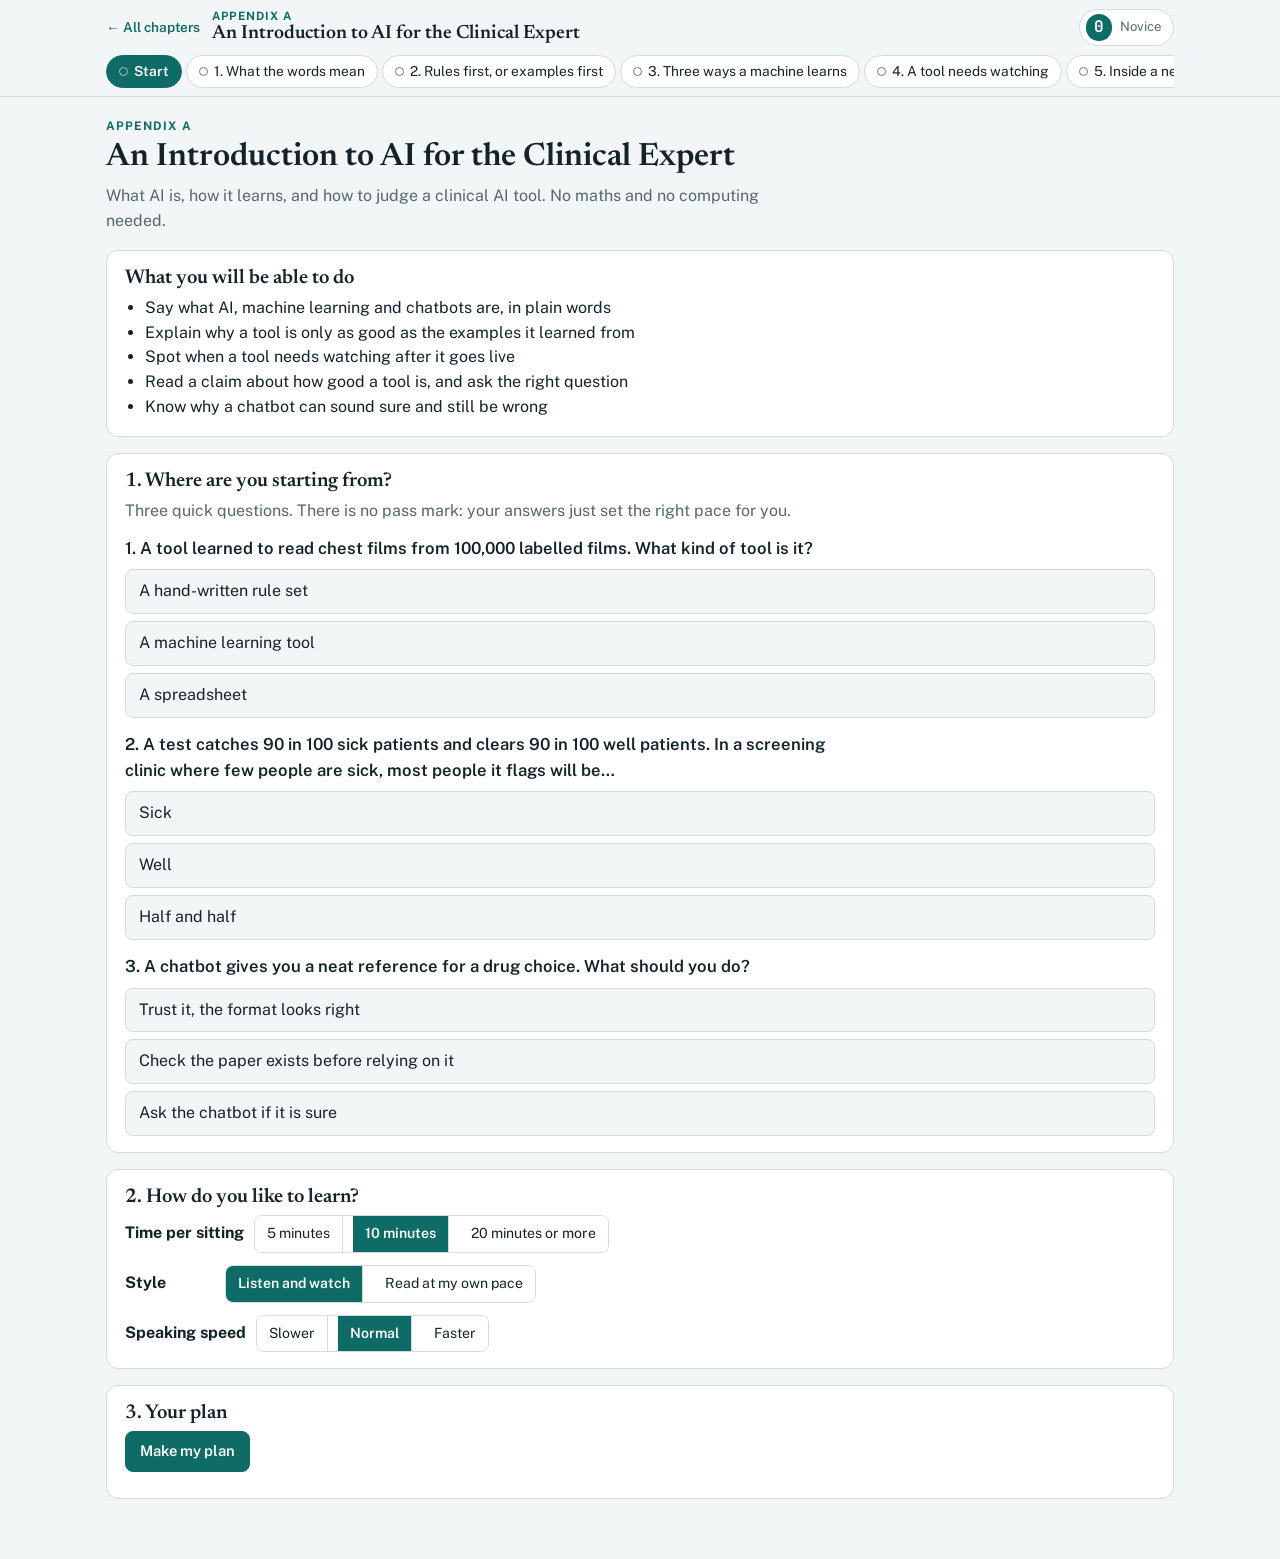
<file: course/appendix-a/index.html>
<!doctype html>
<html lang="en-GB">
<head>
<meta charset="utf-8">
<meta name="viewport" content="width=device-width, initial-scale=1, viewport-fit=cover">
<title>Appendix A · An Introduction to AI for the Clinical Expert</title>
<meta name="description" content="What AI is, how it learns, and how to judge a clinical AI tool. No maths and no computing needed.">
<link rel="preconnect" href="https://fonts.googleapis.com">
<link rel="preconnect" href="https://fonts.gstatic.com" crossorigin>
<link rel="stylesheet" href="https://fonts.googleapis.com/css2?family=Newsreader:opsz,wght@6..72,500;6..72,600&family=Public+Sans:wght@400;500;600;700&family=JetBrains+Mono:wght@400;600&display=swap">
<style>
/* Layout: sticky top bar (course link, chapter, live Learning Index) + sticky top menu of lessons.
   Each lesson = Watch (slide, Sam, captions) -> Key point -> Quick check with confidence -> Case simulation.
   Start tab sets the personal plan; Final tab is the chapter case test; Progress tab shows the index and advice. */
:root{
  --bg:#F3F6F6; --surface:#FFFFFF; --surface-2:#E9EFEF; --ink:#14232A; --muted:#55686D; --line:#D2DCDD;
  --accent:#0E6B66; --accent-soft:#D6ECEA; --signal:#B97A06; --signal-soft:#F7EBD2;
  --good:#2C7A4B; --good-soft:#DCEFE3; --bad:#AE3434; --bad-soft:#F6DEDE; --info:#2D5B8A; --info-soft:#DDE8F4;
  --f-display:"Newsreader", Georgia, "Times New Roman", serif;
  --f-body:"Public Sans", "Segoe UI", Roboto, Helvetica, Arial, sans-serif;
  --f-mono:"JetBrains Mono", ui-monospace, Menlo, Consolas, monospace;
}
@media (prefers-color-scheme: dark){ :root:not([data-theme="light"]){
  --bg:#0D1618; --surface:#142124; --surface-2:#1B2B2E; --ink:#E3ECEC; --muted:#92A6A9; --line:#2A3C3F;
  --accent:#4DB6AC; --accent-soft:#183A38; --signal:#E3A53A; --signal-soft:#3A2E17;
  --good:#5CBB84; --good-soft:#18352A; --bad:#E27474; --bad-soft:#3D1F1F; --info:#7FA9D8; --info-soft:#1B2A3B; color-scheme:dark }}
:root[data-theme="dark"]{
  --bg:#0D1618; --surface:#142124; --surface-2:#1B2B2E; --ink:#E3ECEC; --muted:#92A6A9; --line:#2A3C3F;
  --accent:#4DB6AC; --accent-soft:#183A38; --signal:#E3A53A; --signal-soft:#3A2E17;
  --good:#5CBB84; --good-soft:#18352A; --bad:#E27474; --bad-soft:#3D1F1F; --info:#7FA9D8; --info-soft:#1B2A3B; color-scheme:dark }
*{box-sizing:border-box}
[hidden]{display:none!important}
body{background:var(--bg);color:var(--ink);font-family:var(--f-body);font-size:16px;line-height:1.55;margin:0}
h1,h2,h3{font-family:var(--f-display);font-weight:600;line-height:1.15;text-wrap:balance;margin:0}
p{margin:0}
button,select,input{font:inherit;color:inherit}
a{color:var(--accent)}
:focus-visible{outline:2px solid var(--accent);outline-offset:2px}
.mono{font-family:var(--f-mono);font-variant-numeric:tabular-nums}
.wrap{max-width:1100px;margin:0 auto;padding-inline:16px}
.top{position:sticky;top:env(safe-area-inset-top,0px);z-index:30;background:var(--bg);border-bottom:1px solid var(--line)}
.bar{display:flex;align-items:center;gap:12px;padding-block:9px;flex-wrap:wrap}
.bar .home{font-size:.85rem;font-weight:600;text-decoration:none;white-space:nowrap}
.bar h1{font-size:1.2rem;flex:1 1 240px;min-width:0}
.bar h1 small{display:block;font-family:var(--f-body);font-size:.72rem;font-weight:700;letter-spacing:.08em;text-transform:uppercase;color:var(--accent)}
.idx{display:flex;align-items:center;gap:8px;border:1px solid var(--line);background:var(--surface);border-radius:99px;padding:4px 12px 4px 6px;cursor:pointer}
.idx b{font-family:var(--f-mono);font-size:1rem;background:var(--accent);color:var(--surface);border-radius:99px;padding:1px 8px}
.idx span{font-size:.82rem;color:var(--muted)}
.menu{display:flex;gap:4px;overflow-x:auto;padding-bottom:8px;scrollbar-width:thin}
.menu button{flex:none;display:flex;align-items:center;gap:6px;border:1px solid var(--line);background:var(--surface);border-radius:99px;padding:5px 12px;cursor:pointer;font-size:.86rem;white-space:nowrap}
.menu button[aria-current="true"]{background:var(--accent);color:var(--surface);border-color:var(--accent);font-weight:600}
.menu .dot{width:9px;height:9px;border-radius:50%;border:1.5px solid currentColor;opacity:.6}
.menu .dot.done{background:var(--good);border-color:var(--good);opacity:1}
.menu .dot.part{background:var(--signal);border-color:var(--signal);opacity:1}
main{padding-block:20px 60px;display:flex;flex-direction:column;gap:16px}
.card{background:var(--surface);border:1px solid var(--line);border-radius:12px;padding:16px 18px;min-width:0}
.card h3{font-size:1.25rem;margin-bottom:6px}
.eyebrow{font-size:.74rem;letter-spacing:.09em;text-transform:uppercase;color:var(--accent);font-weight:700}
.lede{color:var(--muted);max-width:68ch}
.row{display:flex;gap:10px;flex-wrap:wrap;align-items:center}
.btn{border:1px solid var(--line);background:var(--surface);border-radius:8px;padding:8px 14px;cursor:pointer;font-weight:600;font-size:.92rem}
.btn:hover{border-color:var(--accent)}
.btn.primary{background:var(--accent);border-color:var(--accent);color:var(--surface)}
.btn:disabled{opacity:.45;cursor:not-allowed}
.btn.small{padding:5px 10px;font-size:.84rem}
.seg{display:inline-flex;border:1px solid var(--line);border-radius:8px;overflow:hidden;flex-wrap:wrap}
.seg button{border:0;background:var(--surface);padding:7px 12px;cursor:pointer;font-size:.88rem;border-right:1px solid var(--line)}
.seg button:last-child{border-right:0}
.seg button[aria-pressed="true"]{background:var(--accent);color:var(--surface);font-weight:600}
.steps{display:flex;gap:6px;flex-wrap:wrap}
.steps span{font-size:.8rem;padding:3px 10px;border-radius:99px;background:var(--surface-2);color:var(--muted)}
.steps span.on{background:var(--accent-soft);color:var(--accent);font-weight:700}
.steps span.ok{background:var(--good-soft);color:var(--good);font-weight:600}
.stage{position:relative;aspect-ratio:16/9;width:100%;background:#fff;border-radius:10px;overflow:hidden;border:1px solid var(--line)}
.stage img{position:absolute;inset:0;width:100%;height:100%;object-fit:contain}
.slidetag{position:absolute;left:10px;top:10px;background:rgba(10,30,34,.78);color:#fff;font-size:.75rem;padding:3px 9px;border-radius:99px;font-family:var(--f-mono)}
.bigplay{position:absolute;inset:0;display:flex;align-items:center;justify-content:center;background:rgba(8,20,22,.35);border:0;cursor:pointer;color:#fff;flex-direction:column;gap:8px;font-weight:600}
.bigplay span.c{width:72px;height:72px;border-radius:50%;background:var(--accent);display:flex;align-items:center;justify-content:center}
.speaker{display:grid;grid-template-columns:auto minmax(0,1fr);gap:14px;align-items:center;margin-top:10px}
.tutor{width:96px;aspect-ratio:1/1;border-radius:50%;background:var(--accent-soft);border:3px solid var(--surface);box-shadow:0 0 0 1px var(--line);overflow:hidden}
.tutor.speaking{box-shadow:0 0 0 3px var(--accent)}
.tutor svg{width:100%;height:100%;display:block}
.tutor-wrap{display:flex;flex-direction:column;align-items:center;gap:3px;font-size:.72rem;color:var(--muted)}
.cap{min-height:4.4em;background:var(--surface-2);border-radius:8px;padding:10px 14px;font-size:1.06rem}
.cap .w{color:var(--muted)} .cap .w.past{color:var(--ink)} .cap .w.now{background:var(--signal-soft);color:var(--ink);border-radius:3px;box-shadow:0 0 0 2px var(--signal-soft)}
.read{background:var(--surface-2);border-radius:8px;padding:12px 16px;display:flex;flex-direction:column;gap:8px;font-size:1.04rem;max-width:75ch}
.ctrls{display:flex;gap:8px;align-items:center;flex-wrap:wrap;margin-top:10px}
.ctrls .grow{flex:1}
.ctrls select{padding:6px 8px;border-radius:7px;border:1px solid var(--line);background:var(--surface);max-width:210px}
.ctrls label{font-size:.84rem;color:var(--muted);display:flex;gap:6px;align-items:center}
.key{display:grid;grid-template-columns:auto 1fr;gap:12px;align-items:start;background:var(--signal-soft);border-radius:10px;padding:12px 16px}
.key b.k{font-size:.72rem;letter-spacing:.09em;text-transform:uppercase;color:var(--signal);padding-top:3px}
.key p{font-weight:600;max-width:72ch}
.plain{background:var(--info-soft);border-radius:10px;padding:12px 16px}
.plain b{display:block;font-size:.74rem;letter-spacing:.09em;text-transform:uppercase;color:var(--info);margin-bottom:4px}
.plain ul{margin:0;padding-left:20px;display:flex;flex-direction:column;gap:3px}
.q{font-weight:600;font-size:1.04rem;max-width:72ch;margin-bottom:8px}
.conf{display:flex;gap:8px;align-items:center;flex-wrap:wrap;font-size:.86rem;color:var(--muted);margin-bottom:8px}
.opts{display:flex;flex-direction:column;gap:7px}
.opt{text-align:left;border:1px solid var(--line);background:var(--bg);border-radius:8px;padding:9px 13px;cursor:pointer}
.opt:hover:not(:disabled){border-color:var(--accent)}
.opt:disabled{cursor:default}
.opt.right{border-color:var(--good);background:var(--good-soft)}
.opt.wrong{border-color:var(--bad);background:var(--bad-soft)}
.opt.part{border-color:var(--signal);background:var(--signal-soft)}
.fb{font-size:.94rem;max-width:72ch;margin-top:8px}
.case-set{border-left:3px solid var(--accent);padding:4px 0 4px 12px;color:var(--muted);margin-bottom:12px;max-width:75ch}
.stepbox{display:flex;flex-direction:column;gap:6px;margin-top:12px}
.grid2{display:grid;grid-template-columns:repeat(2,minmax(0,1fr));gap:16px}
@media (max-width:760px){.grid2{grid-template-columns:minmax(0,1fr)}.tutor{width:72px}}
.gauge{display:flex;gap:18px;align-items:center;flex-wrap:wrap}
.gauge svg{width:150px;height:150px;flex:none}
.dims{display:flex;flex-direction:column;gap:9px;flex:1;min-width:240px}
.dim{display:grid;grid-template-columns:minmax(120px,170px) 1fr 48px;gap:10px;align-items:center;font-size:.9rem}
.dim .track{height:12px;background:var(--surface-2);border-radius:99px;overflow:hidden}
.dim .fill{height:100%;background:var(--accent);border-radius:99px}
.dim output{font-family:var(--f-mono);text-align:right;font-size:.85rem}
.ladder{display:grid;grid-template-columns:repeat(4,minmax(0,1fr));gap:6px;margin-top:12px}
.ladder div{border-radius:8px;padding:8px;font-size:.8rem;text-align:center;background:var(--surface-2);color:var(--muted)}
.ladder div.on{background:var(--accent);color:var(--surface);font-weight:700}
@media (max-width:560px){.ladder{grid-template-columns:repeat(2,minmax(0,1fr))}}
table.t{width:100%;border-collapse:collapse;font-size:.9rem}
table.t th,table.t td{text-align:left;padding:7px 8px;border-bottom:1px solid var(--line)}
table.t th{font-size:.74rem;letter-spacing:.06em;text-transform:uppercase;color:var(--muted)}
.tablewrap{overflow-x:auto}
.pill{display:inline-flex;border-radius:99px;padding:2px 9px;font-size:.78rem;font-weight:600;background:var(--surface-2)}
.pill.good{background:var(--good-soft);color:var(--good)} .pill.bad{background:var(--bad-soft);color:var(--bad)} .pill.warn{background:var(--signal-soft);color:var(--signal)} .pill.acc{background:var(--accent-soft);color:var(--accent)}
.advice{display:flex;flex-direction:column;gap:8px}
.advice div{display:flex;gap:10px;align-items:flex-start;background:var(--surface-2);border-radius:8px;padding:9px 12px}
.plan{display:flex;flex-direction:column;gap:6px}
.plan div{display:flex;gap:10px;align-items:baseline;flex-wrap:wrap}
.plan b{min-width:90px}
.foot{font-size:.8rem;color:var(--muted);max-width:80ch}
input[type=text]{padding:8px 10px;border-radius:8px;border:1px solid var(--line);background:var(--bg);min-width:0;width:260px;max-width:100%}
@media (max-width:600px){.bar{gap:8px;padding-block:6px}.bar h1{font-size:1rem;flex-basis:150px}.bar h1 small{font-size:.66rem}.idx span{display:none}.bar .home{font-size:.78rem}}
@media (prefers-reduced-motion:reduce){*{transition:none!important;animation:none!important}}
</style>
</head>
<body>


<header class="top"><div class="wrap">
  <div class="bar">
    <a class="home" href="../index.html">← All chapters</a>
    <h1 id="chTitle"><small id="chNum"></small><span></span></h1>
    <button class="idx" id="idxChip" type="button" title="Your learning index for this chapter"><b id="idxVal">0</b><span id="idxLvl">Novice</span></button>
  </div>
  <nav class="menu" id="menu" aria-label="Chapter sections"></nav>
</div></header>
<main class="wrap" id="main"></main>

<script>
const CH = {"id": "appendix-a", "num": "A", "title": "An Introduction to AI for the Clinical Expert", "summary": "What AI is, how it learns, and how to judge a clinical AI tool. No maths and no computing needed.", "outcomes": ["Say what AI, machine learning and chatbots are, in plain words", "Explain why a tool is only as good as the examples it learned from", "Spot when a tool needs watching after it goes live", "Read a claim about how good a tool is, and ask the right question", "Know why a chatbot can sound sure and still be wrong"], "starter": [{"q": "A tool learned to read chest films from 100,000 labelled films. What kind of tool is it?", "o": ["A hand-written rule set", "A machine learning tool", "A spreadsheet"], "a": 1}, {"q": "A test catches 90 in 100 sick patients and clears 90 in 100 well patients. In a screening clinic where few people are sick, most people it flags will be…", "o": ["Sick", "Well", "Half and half"], "a": 1}, {"q": "A chatbot gives you a neat reference for a drug choice. What should you do?", "o": ["Trust it, the format looks right", "Check the paper exists before relying on it", "Ask the chatbot if it is sure"], "a": 1}], "lessons": [{"title": "What the words mean", "minutes": 2, "slides": [{"img": 5, "say": ["Welcome. I'm Sam, your tutor. These short lessons explain what AI is, how it works and how to judge it. No maths, and no computing.", "First, the words. AI is the big umbrella. It simply means a computer doing a job that would normally need a person. Even a set of rules written by a doctor counts.", "Machine learning is one kind of AI. Instead of being given the rules, it works them out from lots of examples.", "Deep learning is one kind of machine learning. It uses many layers of calculation, and it is what reads scans.", "Generative AI, such as a chatbot, is one kind of deep learning. It writes new text or pictures instead of giving a yes or no answer.", "So the words sit inside each other, like rings.", "There is also a second question: how was the tool taught? We will come to that in lesson three.", "For now, remember two questions. What kind of tool is it? And how was it taught? The answers tell you what proof to ask for."]}], "keyPoint": "AI, machine learning, deep learning and chatbots sit inside each other like rings. How a tool was taught is a separate question.", "plain": ["AI: any computer doing a 'thinking' job, even simple hand-written rules.", "Machine learning: works out its own rules from examples.", "Deep learning: machine learning with many layers. It reads scans.", "Generative AI, like a chatbot: writes new content."], "check": {"q": "A consultant writes a list of rules for an early-warning score. Is this AI?", "o": ["Yes, hand-written rules still count as AI", "No, it must learn from data to be AI", "Only if it uses a chatbot"], "a": 0, "e": "AI is the widest word. Hand-written rules count as AI, but they are not machine learning.", "retry": {"q": "Which of these learns its rules from examples?", "o": ["A paper flowchart", "A machine learning model", "A hand-written alert"], "a": 1, "e": "Machine learning is the kind of AI that works out rules from examples."}}, "scenario": {"title": "Your trust's three 'AI tools'", "setting": "Your trust says it uses AI in three places: a hand-written sepsis score, a readmission model that learned from 30,000 discharges, and a chatbot that drafts clinic letters.", "steps": [{"prompt": "Which one could write a sentence that nobody actually said?", "choices": [{"t": "The sepsis score", "s": 0, "fb": "No. It only follows rules someone wrote down."}, {"t": "The readmission model", "s": 0, "fb": "No. It gives a risk number, not new text."}, {"t": "The letter-drafting chatbot", "s": 2, "fb": "Right. A chatbot writes new content, so it can invent things. Someone must read every draft."}]}, {"prompt": "Which one could you check line by line?", "choices": [{"t": "The sepsis score", "s": 2, "fb": "Right. Hand-written rules can be read and audited."}, {"t": "The readmission model", "s": 1, "fb": "Partly. Simple learned models show what they weigh, but less plainly than written rules."}, {"t": "The chatbot", "s": 0, "fb": "No. Nobody can read how a chatbot chooses its words."}]}]}}, {"title": "Rules first, or examples first", "minutes": 2, "slides": [{"img": 7, "say": ["This is the single most useful idea in the course.", "On the left is ordinary software. A person writes the rules. The computer follows them. Everything it does, someone decided in advance.", "On the right is machine learning. You give it thousands of examples with the right answers, and it works out the rules for itself.", "Think of how a registrar learns. Not from a rulebook, but from seeing thousands of patients.", "That is why a computer can now read a chest film. Nobody could write down those rules by hand."]}, {"img": 9, "say": ["But there is a catch. The tool is only as good as the examples it saw.", "Imagine a sepsis alert that learned from one hospital, where ward seven admits the sickest patients. It may learn that 'ward seven' means sepsis. Take it to another hospital, and that shortcut fails.", "So a learned tool needs watching after it goes live. A hand-written rule is often better where the rules are known and the stakes are high."]}], "keyPoint": "Ordinary software is given the rules. Machine learning works them out from examples, so it is only as good as those examples.", "plain": ["Rules first: a person writes every rule. Easy to check, but misses the unexpected.", "Examples first: the machine learns from past cases. Powerful, but it can learn the wrong lesson.", "The 'ward seven' shortcut: a pattern that worked in one hospital and failed in another."], "check": {"q": "A sepsis model learned that 'ward seven' predicts sepsis. What is the best description?", "o": ["A shortcut that may fail at another hospital", "Proof that ward seven causes sepsis", "A typing error by the developers"], "a": 0, "e": "The model found a pattern, not a cause. Ward seven admitted the sickest patients at one hospital only.", "retry": {"q": "Why does a learned tool need watching after it goes live?", "o": ["Because computers wear out", "Because it may have learned patterns that do not hold for your patients", "It does not need watching"], "a": 1, "e": "A learned tool copies the patterns in its examples. Some may not hold in your setting."}}, "scenario": {"title": "Choosing a sepsis alert", "setting": "Your ward is choosing a sepsis alert. Option A is a rule set written by your consultants. Option B is a learned model from a large teaching hospital abroad.", "steps": [{"prompt": "The supplier of option B says it was 'trained on 40,000 admissions'. What do you ask first?", "choices": [{"t": "How fast does it run?", "s": 0, "fb": "Speed rarely matters here. The real question is whether its examples look like your patients."}, {"t": "Were those patients like ours?", "s": 2, "fb": "Right. A learned tool copies its examples. If they are not like your patients, it may fail."}, {"t": "What colour is the screen?", "s": 0, "fb": "No. Look at where the examples came from."}]}, {"prompt": "Nobody in your trust can monitor a learned model after go-live. Which option is safer?", "choices": [{"t": "Option A, the written rules", "s": 2, "fb": "Right. Rules do not drift. Without monitoring, a learned model can fail quietly."}, {"t": "Option B, the learned model", "s": 0, "fb": "Risky. A learned model needs someone watching it after go-live."}, {"t": "Either is equally safe", "s": 0, "fb": "No. The learned model needs ongoing checks that the rule set does not."}]}]}}, {"title": "Three ways a machine learns", "minutes": 2, "slides": [{"img": 10, "say": ["Machines learn in three main ways.", "The first is supervised learning. It learns from examples that already have the right answer, like mammograms marked 'recall' or 'no recall'. Most diagnostic AI works this way. Ask: who marked the answers, and how carefully?", "The second is unsupervised learning. It gets no answers at all. It just looks for groups, such as types of heart failure nobody had named. Ask: do these groups mean anything for patients?", "The third is reinforcement learning. It learns by trying things and seeing what happens, a bit like adjusting insulin doses over time. Ask: where did it do its trying? If the answer is 'on real patients', stop.", "Knowing the type of learning tells you which question to ask."]}], "keyPoint": "Supervised learns from marked answers, unsupervised finds groups, reinforcement learns by trial and error. Each needs a different question.", "plain": ["Supervised: learns from examples with answers. Ask who marked them.", "Unsupervised: finds groups with no answers. Ask if the groups mean anything.", "Reinforcement: learns by trying. Ask where the trying happened."], "check": {"q": "A tool learns from 200,000 mammograms, each marked 'recall' or 'no recall'. What kind of learning is this?", "o": ["Unsupervised", "Reinforcement", "Supervised"], "a": 2, "e": "It learns from examples with the answer attached, so it is supervised. Ask who marked them.", "retry": {"q": "A tool groups patients with no answers given. What kind of learning is this?", "o": ["Supervised", "Unsupervised", "Reinforcement"], "a": 1, "e": "No answers, just finding groups: that is unsupervised learning."}}, "scenario": {"title": "The insulin dosing tool", "setting": "A company offers a tool that learned the best insulin doses by trying different doses and seeing glucose results.", "steps": [{"prompt": "What kind of learning is this?", "choices": [{"t": "Reinforcement learning", "s": 2, "fb": "Right. It learned by trying actions and seeing results."}, {"t": "Supervised learning", "s": 0, "fb": "No. Nobody gave it the right dose in advance."}, {"t": "Unsupervised learning", "s": 0, "fb": "No. It was not just finding groups."}]}, {"prompt": "Which question matters most?", "choices": [{"t": "How many doses did it try?", "s": 1, "fb": "Useful, but the key point is where it tried them."}, {"t": "Where did it do its trial and error?", "s": 2, "fb": "Right. If it experimented on real patients, that is a safety concern."}, {"t": "Is it cloud-based?", "s": 0, "fb": "Not the main issue. Ask how and where it learned."}]}]}}, {"title": "A tool needs watching", "minutes": 2, "slides": [{"img": 12, "say": ["A clinical AI tool is built in six steps: collect the data, clean and label it, train the tool, test it on new data, put it into use, and then keep watching it.", "That last step, watching, is the one most often forgotten.", "Here is why it matters. A deterioration score learned from patients before 2020. In 2021 it started raising far too many alarms. Nothing in the software had changed. The patients and the way staff recorded things had changed.", "Someone was watching, so they spotted it and retrained the tool. Without that, staff would slowly have stopped trusting the alarms. That is the more dangerous failure.", "So when a tool arrives on your ward, ask one simple question. Who is watching it?"]}], "keyPoint": "A tool is never finished. Patients and practice change, so someone must watch it and retrain it when it slips.", "plain": ["Six steps: collect, prepare, train, test, use, watch.", "'Drift': the tool gets worse because the world changes, not the software.", "Always ask: who is watching it?"], "check": {"q": "A deterioration score started over-calling in 2021, though its software had not changed. Why?", "o": ["The patients and recording practice changed", "The computer was hacked", "Over-calling is normal and needs no action"], "a": 0, "e": "This is called drift. The world moved and the tool did not. Watching it catches this.", "retry": {"q": "How often should a tool be retrained?", "o": ["Every year, always", "When watching shows it has slipped", "Never, once tested"], "a": 1, "e": "There is no fixed timetable. Retrain when monitoring shows it has drifted."}}, "scenario": {"title": "The alarm nobody answers", "setting": "Nurses on your ward say the deterioration alert 'goes off all the time' and they have started ignoring it.", "steps": [{"prompt": "What is the most likely cause?", "choices": [{"t": "The nurses are careless", "s": 0, "fb": "Unlikely. Too many false alarms wear down any team."}, {"t": "The tool has drifted and now over-calls", "s": 2, "fb": "Right. If patients or recording changed, the tool may now raise too many alarms."}, {"t": "The screen is too small", "s": 0, "fb": "No. The pattern points to drift."}]}, {"prompt": "What do you do next?", "choices": [{"t": "Switch the alert off quietly", "s": 0, "fb": "Unsafe. Report it so the tool can be checked."}, {"t": "Report it to the person who owns monitoring the tool", "s": 2, "fb": "Right. They can check its accuracy and arrange retraining."}, {"t": "Tell nurses to respond to every alarm anyway", "s": 1, "fb": "Safe for now, but the tool still needs fixing."}]}]}}, {"title": "Inside a neural network", "minutes": 2, "slides": [{"img": 14, "say": ["Let's look inside a neural network. You need no maths for this.", "Patient details come in on the left: age, blood pressure, a blood result, a symptom score.", "Each line in the picture carries a number. It says how much that signal counts. We call it a weight.", "The signals pass through the middle layers and come out on the right as one answer, here a risk score.", "Learning simply means showing the network thousands of cases, comparing its answer with the truth, and nudging the numbers until it gets them right.", "This picture has 45 lines. A tool that reads chest films has millions. That is why nobody can explain exactly why a big network gave its answer."]}], "keyPoint": "A network is lots of numbers on lines. Learning means nudging those numbers. Big networks have millions, so their reasoning cannot be read.", "plain": ["Inputs go in, one answer comes out.", "Each line carries a number, called a weight.", "Training nudges the weights until answers match the truth.", "'Deep' means many middle layers."], "check": {"q": "In a neural network, what is a weight?", "o": ["The patient's body weight", "A number saying how much a signal counts", "How heavy the computer is"], "a": 1, "e": "Each line carries a weight. Training nudges the weights until the answers come out right.", "retry": {"q": "Why can't we easily explain a big network's answer?", "o": ["It has millions of numbers, none of which means a clinical idea", "It is kept secret by law", "It changes every second"], "a": 0, "e": "No single number means 'pneumonia' or 'sepsis', so the reasoning can't be read like a rule."}}, "scenario": {"title": "The unexplained risk score", "setting": "A deep learning tool gives your patient a high risk score of 0.82. Your clinical judgement says the risk is low.", "steps": [{"prompt": "Can the tool tell you exactly why it gave 0.82?", "choices": [{"t": "Yes, every network explains itself", "s": 0, "fb": "No. A large network's millions of numbers do not map to clinical reasons."}, {"t": "No, not in a way you could check", "s": 2, "fb": "Right. That is the price of a big, flexible model."}, {"t": "Only on Mondays", "s": 0, "fb": "No."}]}, {"prompt": "What should you do?", "choices": [{"t": "Follow the score, the computer knows best", "s": 0, "fb": "No. You remain accountable. Use the score as one input."}, {"t": "Review the patient, record your reasoning, and decide", "s": 2, "fb": "Right. The tool supports your decision; it does not replace it."}, {"t": "Ignore all scores from now on", "s": 0, "fb": "Too far. Weigh it, don't discard the tool entirely."}]}]}}, {"title": "Simple or complex models", "minutes": 2, "slides": [{"img": 16, "say": ["Models sit on a line. On the left are simple models, like a risk score where you can see every factor. On the right are complex ones, like deep networks and chatbots.", "Moving right lets a tool catch subtler patterns. But you lose the ability to see why it decided.", "Right is not better. It is a trade."]}, {"img": 18, "say": ["To choose a starting point, ask two questions. What is the data? And must the reasoning be visible?", "Numbers in a table, and the reasoning must be shown: start simple, with logistic regression. Images: a network built for images. Free text like letters: a language model, with a person checking it.", "The rule of thumb: start with the simplest model that could work."]}], "keyPoint": "Complex models catch more but explain less. Start with the simplest model that could work.", "plain": ["Simple model: you can see why it decided.", "Complex model: catches subtler patterns, can't explain itself.", "Pick by the data: tables, images or free text."], "check": {"q": "A board must see the reasoning behind a readmission score built from coded data. Which start makes most sense?", "o": ["A simple model, like logistic regression", "A large chatbot", "A deep image network"], "a": 0, "e": "Tables of numbers, and the reasoning must be visible: start simple.", "retry": {"q": "Moving from simple to complex models means…", "o": ["Always better accuracy", "Catching subtler patterns but losing the 'why'", "Easier checking"], "a": 1, "e": "It is a trade: subtlety for transparency."}}, "scenario": {"title": "Three in the morning", "setting": "At 3 a.m. a junior doctor sees a high discharge-risk score. She knows the sodium result was from a damaged sample.", "steps": [{"prompt": "The score comes from a simple model showing that sodium drives most of it. What can she do?", "choices": [{"t": "Override it and record why", "s": 2, "fb": "Right. She can see the faulty sodium is driving the score."}, {"t": "Nothing, scores can't be overridden", "s": 0, "fb": "No. Clinicians can and should override with a recorded reason."}, {"t": "Wait for the morning team", "s": 1, "fb": "Possible, but she has enough to act now."}]}, {"prompt": "If the score came from a complex model with no reasons shown, what changes?", "choices": [{"t": "Nothing changes", "s": 0, "fb": "It does. She can't see that the sodium is the driver."}, {"t": "She cannot tell what drove the score, so overriding is harder to justify", "s": 2, "fb": "Right. That is the hidden cost of complex models."}, {"t": "The complex model must be right", "s": 0, "fb": "No. Complex does not mean correct."}]}]}}, {"title": "How AI reads a scan", "minutes": 2, "slides": [{"img": 20, "say": ["How does AI read a scan? The image arrives as a grid of dots.", "The first layers spot simple edges, like rib margins. Later layers combine edges into shapes. The last layers spot things that matter, like a round shadow.", "At the end it gives a probability, say 0.87 for a nodule, and often a heat map showing where it looked.", "Here is the warning. A heat map shows where the tool looked, not why. Tools have been caught looking at chest drains, at the 'R' side marker, or at which hospital took the film.", "One pneumonia tool partly learned to recognise the hospital. It tested brilliantly, then failed elsewhere.", "So treat a heat map as a hint, never as proof."]}], "keyPoint": "Image AI learns edges, then shapes, then findings. A heat map shows where it looked, not why.", "plain": ["Early layers find edges; later layers find shapes and findings.", "The answer is a probability, plus a heat map.", "Heat map = where it looked. It may be looking at a drain or a marker."], "check": {"q": "What does a heat map on an AI-read scan show?", "o": ["Why the tool decided", "Where the tool looked most", "That the finding is definitely real"], "a": 1, "e": "It shows where the tool looked, which may be a lesion, a drain or a marker.", "retry": {"q": "A pneumonia tool tested brilliantly at one hospital and failed elsewhere. A likely reason?", "o": ["It learned to recognise the hospital", "The other hospitals had faster computers", "Pneumonia looks different abroad"], "a": 0, "e": "It used a shortcut: the hospital, not the disease."}}, "scenario": {"title": "The heat map on the marker", "setting": "An AI tool flags a nodule with probability 0.85. The heat map sits over the 'R' side marker in the corner, not over the lung.", "steps": [{"prompt": "What does this suggest?", "choices": [{"t": "The tool may be using a shortcut, not the lung", "s": 2, "fb": "Right. It is looking at the marker, not at a lesion."}, {"t": "The nodule is in the corner of the film", "s": 0, "fb": "No. The marker is outside the lung."}, {"t": "The heat map is decoration", "s": 0, "fb": "No. It shows where the tool looked, and that is the warning."}]}, {"prompt": "What do you do?", "choices": [{"t": "Report a nodule as the tool says", "s": 0, "fb": "No. The evidence points to a shortcut."}, {"t": "Read the film yourself and report the concern about the tool", "s": 2, "fb": "Right. Your own read decides, and the tool's behaviour needs reporting."}, {"t": "Delete the tool", "s": 0, "fb": "Too far. Report it so it can be checked."}]}]}}, {"title": "Several models, one answer", "minutes": 2, "slides": [{"img": 22, "say": ["Serious imaging tools often use several models together. Think of it as a multidisciplinary team meeting.", "Here one scan goes to three different models. They say 0.91, 0.62 and 0.79. The average is 0.77.", "But look at the middle one. It disagrees. That disagreement is useful. A good system sends a disputed case to a human reader.", "This works only if the models are truly different. Three copies of the same model, trained on the same scanner, make the same mistakes together.", "So when a supplier quotes one number, ask: is that one model or several, and how are they different?"]}], "keyPoint": "Combining different models is like an MDT. When they disagree, a person should look.", "plain": ["Several models each give an opinion.", "They are combined into one answer.", "Disagreement means: send it to a human.", "Only helps if the models are genuinely different."], "check": {"q": "Three models score a scan 0.91, 0.62 and 0.79. What should a good system do?", "o": ["Recall automatically, because the average is 0.77", "Send the case to a human reader, because they disagree", "Ignore the middle model"], "a": 1, "e": "The disagreement is the signal. A person should review disputed cases.", "retry": {"q": "When does combining models help most?", "o": ["When they are copies of each other", "When they are genuinely different", "When they all use the same scanner"], "a": 1, "e": "Different models make different mistakes, so combining them cancels some out."}}, "scenario": {"title": "The supplier's single number", "setting": "A supplier says their mammography tool is '96 per cent accurate'.", "steps": [{"prompt": "Which question helps most?", "choices": [{"t": "Is that one model or several, and how do they differ?", "s": 2, "fb": "Right. A single number can hide a committee of models."}, {"t": "Can it run on a tablet?", "s": 0, "fb": "Not the key question."}, {"t": "Has it won any awards?", "s": 0, "fb": "Awards are not evidence for your patients."}]}, {"prompt": "The models were all trained on one hospital's scanner. What is the risk?", "choices": [{"t": "None, more models is always safer", "s": 0, "fb": "No. Similar models fail together."}, {"t": "They may all make the same mistake on a different scanner", "s": 2, "fb": "Right. Diversity is the whole point."}, {"t": "They will run too slowly", "s": 1, "fb": "Possible, but the bigger risk is shared mistakes."}]}]}}, {"title": "Reading the evidence", "minutes": 3, "slides": [{"img": 24, "say": ["This is the most useful lesson in the course.", "Imagine 1,000 patients. 50 have the disease. That is five per cent, typical of screening.", "A tool catches 45 of the 50. It also flags 95 people who are well. It is ninety per cent accurate. Sounds good.", "Now, of everyone it flags, how many are really ill? 45 out of 140. About one in three. Two out of three people it flags are well.", "Nothing is wrong with the tool. It is because the disease is rare here.", "Use the same tool in a clinic where 30 per cent are ill, and about four in five flagged people are really ill.", "So never ask only 'how accurate is it?' Ask: of the people it flags, how many will really be ill, in my clinic?", "One more idea. If a tool says '70 per cent risk', it should happen about 70 times in 100. That is called calibration."]}], "keyPoint": "Accuracy alone misleads. Ask: of the people it flags, how many are really ill in my setting?", "plain": ["Rare disease + good test = many false alarms.", "Ask for the 'positive predictive value': of those flagged, how many are really ill.", "The same tool works differently in different clinics.", "Calibration: when it says 70%, it should happen 70% of the time."], "check": {"q": "A tool is 90% accurate and used where 5% have the disease. Of those it flags, roughly how many are really ill?", "o": ["About 9 in 10", "About 1 in 3", "About 3 in 4"], "a": 1, "e": "45 true cases among 140 flagged: about one in three. Rare disease means many false alarms.", "retry": {"q": "The same tool moves to a clinic where 30% are ill. What happens?", "o": ["More of the people it flags are really ill", "Fewer of the people it flags are really ill", "Nothing changes"], "a": 0, "e": "About four in five flagged people are ill there. Same tool, different setting."}}, "scenario": {"title": "The screening pilot", "setting": "Your practice pilots an AI screening tool. The supplier says: '90 per cent sensitivity, 90 per cent specificity'. About 2 in 100 of your patients have the condition.", "steps": [{"prompt": "What will most people it flags turn out to be?", "choices": [{"t": "Ill", "s": 0, "fb": "No. With a rare condition, false alarms outnumber true cases."}, {"t": "Well", "s": 2, "fb": "Right. At 2 in 100, most flags will be false alarms."}, {"t": "Exactly half ill", "s": 0, "fb": "No. It depends on how rare the condition is."}]}, {"prompt": "What should you ask the supplier?", "choices": [{"t": "What is the accuracy?", "s": 0, "fb": "That is the number that hides the problem."}, {"t": "Of people flagged in a practice like ours, how many are really ill?", "s": 2, "fb": "Right. That is the positive predictive value at your prevalence."}, {"t": "How quickly does it give results?", "s": 1, "fb": "Useful later, but ask about false alarms first."}]}]}}, {"title": "Chatbots: fluent but not always right", "minutes": 2, "slides": [{"img": 27, "say": ["Chatbots, or large language models, work differently. They write new text.", "Try this. 'The patient was commenced on…' You probably thought 'antibiotics'. That is exactly what a chatbot does. It guesses the likely next word, then the next, and so on. It does not look anything up.", "Nothing in the chatbot checks if its words are true. So it can be confident, fluent and wrong. This is called hallucination.", "Ask it for evidence, and it may give you a perfect-looking reference to a paper that does not exist.", "But it can write a good first draft of a clinic letter, because a clinician reads it before it goes anywhere.", "Use chatbots for drafting. Never treat them as a source of truth."]}], "keyPoint": "A chatbot predicts likely words. It does not check facts, so it can sound sure and be wrong.", "plain": ["It guesses the next likely word, again and again.", "It does not look anything up.", "'Hallucination': confident but false.", "Good for drafts a clinician reads. Not a source of truth."], "check": {"q": "How does a chatbot produce its answer?", "o": ["It looks up facts in a medical database", "It predicts likely next words, one after another", "It copies a textbook"], "a": 1, "e": "It predicts words. Nothing in that process checks whether they are true.", "retry": {"q": "A chatbot gives you a neat reference. What should you do?", "o": ["Trust it", "Check the paper exists", "Ask the chatbot again"], "a": 1, "e": "Chatbots can invent realistic references. Always check."}}, "scenario": {"title": "The ambient scribe", "setting": "Your clinic uses an AI scribe that listens to consultations and drafts the letter.", "steps": [{"prompt": "The draft says the patient 'denies chest pain'. You never asked about chest pain. What happened?", "choices": [{"t": "The scribe invented a likely-sounding phrase", "s": 2, "fb": "Right. That is hallucination: fluent, plausible and false."}, {"t": "The patient said it when you weren't listening", "s": 0, "fb": "Unlikely. Chatbots often add phrases that usually appear in letters."}, {"t": "It is a spelling error", "s": 0, "fb": "No. It is an invented statement."}]}, {"prompt": "What is the safe way to use the scribe?", "choices": [{"t": "Send drafts without reading to save time", "s": 0, "fb": "Unsafe. Invented statements would reach the record."}, {"t": "Read and correct every draft before signing", "s": 2, "fb": "Right. The clinician stays accountable for the letter."}, {"t": "Stop using all AI", "s": 0, "fb": "Too far. Used with checking, it saves time."}]}]}}, {"title": "Five questions for any AI tool", "minutes": 2, "slides": [{"img": 32, "say": ["To finish, here are five questions to ask about any clinical AI tool.", "One. What was it trained on, and were those patients like mine?", "Two. Who marked the answers it learned from, and how carefully?", "Three. Was it tested on truly separate data, from another hospital or another time?", "Four. Of the people it flags, how many are really ill, in my setting?", "Five. Who is watching it now, and what triggers a review?", "None of these needs maths. If a supplier can't answer them, you have learned what you need to know.", "And remember: you, not the tool, stay accountable. Well done. Now try the final case."]}], "keyPoint": "Five questions: trained on whom, labelled by whom, tested where, how many flags are real, and who is watching.", "plain": ["Trained on patients like mine?", "Who marked the answers?", "Tested on separate data?", "How many flags are real here?", "Who is watching it?"], "check": {"q": "A supplier can't say how their tool was tested or who monitors it. What should you conclude?", "o": ["It's fine, approved tools don't need monitoring", "That is your answer: be cautious", "Buy it and ask later"], "a": 1, "e": "If the makers can't answer the five questions, that tells you what you need to know.", "retry": {"q": "Who stays accountable for a decision supported by AI?", "o": ["The supplier", "The clinician", "The AI tool"], "a": 1, "e": "AI supports decisions; the clinician remains accountable."}}, "scenario": {"title": "The ten-minute meeting", "setting": "A supplier visits with a chest film triage tool. You have time for two questions.", "steps": [{"prompt": "First question?", "choices": [{"t": "Is it powered by the latest AI?", "s": 0, "fb": "That tells you nothing about your patients."}, {"t": "What was it trained on, and were those patients like ours?", "s": 2, "fb": "Right. The training population sets the limit of the tool."}, {"t": "How many hospitals use it?", "s": 1, "fb": "Popular is not the same as proven for your patients."}]}, {"prompt": "They say: 'monitoring is the hospital's job'. What do you do?", "choices": [{"t": "Accept it and buy", "s": 0, "fb": "Not until someone in your trust owns monitoring."}, {"t": "Agree a named monitoring owner before any go-live", "s": 2, "fb": "Right. No owner means nobody is watching."}, {"t": "Ask for a discount", "s": 0, "fb": "Price is not the safety issue."}]}]}}], "test": [{"q": "A tool learned from labelled chest films at one hospital. Before using it, the most important question is…", "o": ["Were those patients and scanners like ours?", "How many layers does it have?", "Is it made by a big company?"], "a": 0, "e": "A learned tool is only as good as its examples.", "lesson": 1}, {"q": "Which tool is most likely to invent a statement nobody made?", "o": ["A hand-written early-warning score", "A chatbot that drafts letters", "A risk score from coded data"], "a": 1, "e": "Generative tools write new text and can hallucinate.", "lesson": 0}, {"q": "A tool groups diabetes patients into four new types with no outcomes given. What should you ask?", "o": ["Who marked the answers?", "Do these groups mean anything for patients?", "Where did it do its trial and error?"], "a": 1, "e": "Unsupervised tools find groups; the question is whether they matter clinically.", "lesson": 2}, {"q": "Since a new admissions policy, an alert fires twice as often but finds no more sick patients. This is most likely…", "o": ["Drift", "A better tool", "Normal behaviour"], "a": 0, "e": "The world changed and the tool did not: drift.", "lesson": 3}, {"q": "Why can't a deep network explain exactly why it gave its answer?", "o": ["It has millions of numbers, none meaning a clinical idea", "The supplier hides it", "It has no numbers inside"], "a": 0, "e": "Its reasoning is spread across millions of weights.", "lesson": 4}, {"q": "For coded data where the reasoning must be shown, the best starting model is…", "o": ["A large chatbot", "A simple model like logistic regression", "Three deep networks combined"], "a": 1, "e": "Start with the simplest model that could work, especially when reasoning must be visible.", "lesson": 5}, {"q": "The heat map on a flagged film sits over a chest drain. What does that mean?", "o": ["The tool may be reacting to the drain, not disease", "The drain is diseased", "The finding is confirmed"], "a": 0, "e": "Heat maps show where the tool looked, which can be a shortcut.", "lesson": 6}, {"q": "An ensemble of models strongly disagrees on a scan. The safest action is…", "o": ["Take the average", "Send it to a human reader", "Use the highest score"], "a": 1, "e": "Disagreement is a signal for human review.", "lesson": 7}, {"q": "In screening, where disease is rare, a 90% accurate tool will…", "o": ["Mostly flag ill people", "Flag many well people", "Never give false alarms"], "a": 1, "e": "When disease is rare, false alarms outnumber true cases.", "lesson": 8}, {"q": "A tool says '70% risk'. Calibration means…", "o": ["About 70 in 100 such patients have the event", "The tool is 70% accurate", "The tool was tested 70 times"], "a": 0, "e": "Stated risks should match what actually happens.", "lesson": 8}, {"q": "A chatbot gives a confident answer with a reference. The reference…", "o": ["Must be real because it is formatted correctly", "May not exist and should be checked", "Was checked by the chatbot"], "a": 1, "e": "Chatbots can invent realistic references.", "lesson": 9}, {"q": "A supplier cannot name who will monitor their tool after go-live. You should…", "o": ["Agree a named owner before any go-live", "Go ahead; monitoring is optional", "Ask the tool to monitor itself"], "a": 0, "e": "No owner means no-one is watching.", "lesson": 10}]};
const $ = s => document.querySelector(s);
function h(tag, attrs, ...kids){ const e=document.createElement(tag); if(attrs) for(const [k,v] of Object.entries(attrs)){ if(k==='class') e.className=v; else if(k==='html') e.innerHTML=v; else if(k.startsWith('on')) e.addEventListener(k.slice(2),v); else if(v!==false&&v!=null) e.setAttribute(k,v===true?'':v);} for(const k of kids.flat()) if(k!=null&&k!==false) e.append(k.nodeType?k:document.createTextNode(k)); return e; }
const pad = n => String(n).padStart(2,'0');
const clamp = (x,a,b)=>Math.max(a,Math.min(b,x));
const pct = x => Math.round(100*x);
function seg(options, value, onChange, label){ const w = h('div',{class:'seg',role:'group','aria-label':label||''}); const bs = options.map(([v,t]) => { const b = h('button',{type:'button','aria-pressed':String(v===value)}, t); b.onclick = () => { bs.forEach(x=>x.setAttribute('aria-pressed','false')); b.setAttribute('aria-pressed','true'); onChange(v); }; return b; }); w.append(...bs); return w; }

/* ---------------- learner state ---------------- */
const KEY = 'cg:' + CH.id;
const blank = () => ({ v:2, starter:null, plan:null, lessons:{}, test:null, secs:0, updated:0, name:'' });
let S;
try { S = Object.assign(blank(), JSON.parse(localStorage.getItem(KEY) || 'null') || {}); } catch(e){ S = blank(); }
function save(){ S.updated = Date.now(); S.meta = {title:CH.title, num:CH.num, index:metrics().index, level:metrics().level, lessons:CH.lessons.length, done:Object.values(S.lessons).filter(l=>l.done).length, test:!!S.test};
  try { localStorage.setItem(KEY, JSON.stringify(S)); } catch(e){} renderChip(); renderMenu(); }
function L(i){ return S.lessons[i] || (S.lessons[i] = {watched:false, check:null, retry:null, caseScore:0, caseMax:0, caseDone:false, done:false, secs:0}); }

/* ---------------- metrics (Learning Index) ----------------
   Knowledge 35%: first-attempt quick checks + latest final-test answers correct
   Application 35%: points earned in case simulations (each choice 0–2)
   Self-awareness 15%: how often your confidence matched your answer (sure & right, or unsure & wrong)
   Completion 15%: lessons completed + final test taken
   Levels follow Benner's novice-to-expert stages (shortened for a short course). */
const LEVELS = [[0,'Novice','Starting out: knows the words, needs support to apply them'],[40,'Advanced beginner','Recognises the main ideas in familiar cases'],[60,'Competent','Applies the ideas to new cases and asks the right questions'],[80,'Proficient','Judges tools confidently and explains why to colleagues']];
function metrics(){
  const n = CH.lessons.length; let kOk=0,kN=0,aPts=0,aMax=0,cal=0,calN=0,done=0;
  for (let i=0;i<n;i++){ const l = S.lessons[i]; if (!l) continue;
    if (l.check){ kN++; if (l.check.ok) kOk++; if (l.check.conf){ calN++; if ((l.check.conf==='sure')===l.check.ok) cal++; } }
    aPts += l.caseScore||0; aMax += l.caseDone ? (l.caseMax||0) : 0; if (l.done) done++; }
  if (S.test){ S.test.answers.forEach(a=>{ kN++; if (a.ok) kOk++; if (a.conf){ calN++; if ((a.conf==='sure')===a.ok) cal++; } }); }
  const K = kN? kOk/kN : 0, A = aMax? aPts/aMax : 0, C = calN? cal/calN : null, P = (done + (S.test?1:0))/(n+1);
  const parts = [[K,.35],[A,.35],[P,.15]]; if (C!=null) parts.push([C,.15]);
  const wsum = parts.reduce((x,p)=>x+p[1],0); const idx = Math.round(100*parts.reduce((x,p)=>x+p[0]*p[1],0)/wsum);
  const lv = LEVELS.filter(l=>idx>=l[0]).pop();
  return {K,A,C,P,index:idx,level:lv[1],levelText:lv[2],kN,aMax,calN,done,n};
}

/* ---------------- tutor + voice ---------------- */
const TUTOR_SVG = `<svg viewBox="0 0 200 200"><defs><clipPath id="cc"><circle cx="100" cy="100" r="100"/></clipPath></defs><g clip-path="url(#cc)"><rect width="200" height="200" fill="var(--accent-soft)"/><path d="M14 205 C22 154 58 138 100 136 C142 138 178 154 186 205 Z" fill="#24364A"/><path d="M84 137 L100 168 L116 137 Z" fill="#EEF4F4"/><path d="M80 140 C70 166 80 182 94 184" fill="none" stroke="#9AA9AF" stroke-width="3.2" stroke-linecap="round"/><path d="M120 140 C130 166 120 182 106 184" fill="none" stroke="#9AA9AF" stroke-width="3.2" stroke-linecap="round"/><circle cx="100" cy="188" r="6" fill="#B8C4C8" stroke="#7F8E94" stroke-width="1.5"/><rect x="88" y="110" width="24" height="32" rx="9" fill="#A9714E"/><g class="tHead"><ellipse cx="70" cy="92" rx="5" ry="8" fill="#B87C58"/><ellipse cx="130" cy="92" rx="5" ry="8" fill="#B87C58"/><ellipse cx="100" cy="88" rx="30" ry="36" fill="#C48A63"/><path d="M66 92 C60 52 84 38 104 40 C128 40 142 58 134 94 C130 76 122 64 102 63 C84 63 72 72 66 92 Z" fill="#2B211C"/><path d="M67 88 C62 108 68 124 76 128 L76 96 Z" fill="#2B211C"/><path d="M133 88 C138 108 132 124 124 128 L124 96 Z" fill="#2B211C"/><path d="M81 76 Q89 72 96 76" fill="none" stroke="#2B211C" stroke-width="2.4" stroke-linecap="round"/><path d="M104 76 Q111 72 119 76" fill="none" stroke="#2B211C" stroke-width="2.4" stroke-linecap="round"/><g class="eyes"><ellipse cx="89" cy="86" rx="3.2" ry="3.6" fill="#1D1714"/><ellipse cx="111" cy="86" rx="3.2" ry="3.6" fill="#1D1714"/></g><circle cx="89" cy="86" r="9" fill="none" stroke="#3B3532" stroke-width="1.5"/><circle cx="111" cy="86" r="9" fill="none" stroke="#3B3532" stroke-width="1.5"/><path d="M98 86 L102 86" stroke="#3B3532" stroke-width="1.5"/><path d="M100 90 Q96 100 101 102" fill="none" stroke="#9C6646" stroke-width="1.8" stroke-linecap="round"/><ellipse class="mouth" cx="100" cy="112" rx="8" ry="1.4" fill="#6E3029"/><path class="smile" d="M92 111 Q100 115 108 111" fill="none" stroke="#6E3029" stroke-width="1.8" stroke-linecap="round"/></g></g></svg>`;
const T = { el:null, open:0, target:0, speaking:false, hasBoundary:false, nextBlink:performance.now()+2500, blinkT:0 };
function tick(now){
  if (T.el && T.el.isConnected){
    const reduce = matchMedia('(prefers-reduced-motion: reduce)').matches;
    if (T.speaking && !T.hasBoundary && !reduce) T.target = 0.35 + 0.55*Math.abs(Math.sin(now/95))*(0.6+0.4*Math.sin(now/410));
    if (!T.speaking) T.target = 0;
    T.open += (T.target-T.open)*0.35; if (T.hasBoundary) T.target *= 0.86;
    const o = reduce ? (T.speaking?0.3:0) : T.open;
    const m = T.el.querySelector('.mouth'), sm = T.el.querySelector('.smile'), ey = T.el.querySelector('.eyes'), hd = T.el.querySelector('.tHead');
    m.setAttribute('ry',(1.4+o*5.2).toFixed(2)); m.setAttribute('rx',(8-o*1.5).toFixed(2)); sm.style.opacity = o>0.15?0:1;
    if (now > T.nextBlink){ T.blinkT = now; T.nextBlink = now + 2600 + Math.random()*3200; }
    const b = now - T.blinkT, sy = b<140 ? Math.abs(1-2*b/140) : 1;
    ey.setAttribute('transform',`translate(0 ${86*(1-sy)}) scale(1 ${Math.max(0.1,sy)})`);
    const bob = T.speaking&&!reduce ? Math.sin(now/600)*1.2 : 0, tilt = T.speaking&&!reduce ? Math.sin(now/1300)*1.6 : 0;
    hd.setAttribute('transform',`translate(0 ${bob.toFixed(2)}) rotate(${tilt.toFixed(2)} 100 120)`);
  }
  requestAnimationFrame(tick);
}
requestAnimationFrame(tick);
function setSpeaking(v){ T.speaking = v; if (T.el) T.el.classList.toggle('speaking', v); }
const synth = 'speechSynthesis' in window ? window.speechSynthesis : null;
let voices = [], voice = null;
function pickVoice(){
  if (!synth) return; voices = synth.getVoices().filter(v=>/^en/i.test(v.lang));
  const pref = S.plan && S.plan.voice; const sorted = voices.slice().sort((a,b)=>(b.lang==='en-GB')-(a.lang==='en-GB'));
  voice = pref==='__none' ? null : (sorted.find(v=>v.name===pref) || sorted.find(v=>v.lang==='en-GB') || sorted[0] || null);
}
if (synth){ pickVoice(); synth.addEventListener ? synth.addEventListener('voiceschanged', ()=>{ pickVoice(); if (curView && curView.startsWith('l')) refreshVoiceSel && refreshVoiceSel(); }) : (synth.onvoiceschanged = pickVoice); }
const WPS = 2.55;
const words = t => t.split(/\s+/).filter(Boolean).length;
const rate = () => (S.plan && S.plan.rate) || 0.95;
function sentences(arr){ return arr.flatMap(p => (p.match(/[^.!?]+[.!?]+["'”’]?\s*|[^.!?]+$/g) || [p]).map(x=>x.trim()).filter(Boolean)); }

/* ---------------- navigation ---------------- */
let curView = 'start';
function views(){ return ['start', ...CH.lessons.map((_,i)=>'l'+i), 'final', 'progress']; }
function renderMenu(){
  const m = $('#menu'); m.innerHTML = '';
  const add = (v, label, state) => { const b = h('button',{type:'button','aria-current':String(curView===v),onclick:()=>go(v)}, state!==undefined ? h('span',{class:'dot'+(state==='done'?' done':state==='part'?' part':'')}) : null, label); m.append(b); };
  add('start','Start', S.plan ? 'done' : '');
  CH.lessons.forEach((l,i)=>{ const st = S.lessons[i]; add('l'+i, `${i+1}. ${l.title}`, st ? (st.done?'done':(st.watched||st.check)?'part':'') : ''); });
  add('final','Final case test', S.test ? 'done' : '');
  add('progress','My progress');
  const cur = m.querySelector('[aria-current="true"]'); if (cur) cur.scrollIntoView({block:'nearest',inline:'center'});
}
function renderChip(){ const M = metrics(); $('#idxVal').textContent = M.index; $('#idxLvl').textContent = M.level; }
$('#idxChip').onclick = () => go('progress');
let lessonTimer = null, lessonStart = 0;
function go(v){
  stopSpeech(); flushTime(); curView = v; const main = $('#main'); main.innerHTML = '';
  if (v==='start') renderStart(main); else if (v==='final') renderFinal(main); else if (v==='progress') renderProgress(main); else renderLesson(main, +v.slice(1));
  renderMenu(); renderChip(); window.scrollTo({top:0, behavior:'instant'});
  try { history.replaceState(null,'','#'+v); } catch(e){}
  if (v.startsWith('l')) lessonStart = Date.now();
}
function flushTime(){ if (curView && curView.startsWith('l') && lessonStart){ const s = Math.round((Date.now()-lessonStart)/1000); if (s>0 && s<3600){ L(+curView.slice(1)).secs += s; S.secs += s; save(); } lessonStart = 0; } }
addEventListener('visibilitychange', ()=>{ if (document.hidden) flushTime(); else if (curView.startsWith('l')) lessonStart = Date.now(); });

/* ---------------- START: personal plan ---------------- */
function renderStart(main){
  const plan = S.plan || {time:10, style:'listen', rate:0.95, voice:null};
  main.append(h('div',null, h('div',{class:'eyebrow'}, CH.num==='A' ? 'Appendix A' : 'Chapter '+CH.num), h('h2',{style:'font-size:2rem;margin-top:4px'}, CH.title), h('p',{class:'lede',style:'margin-top:8px'}, CH.summary)));
  main.append(h('div',{class:'card'}, h('h3',null,'What you will be able to do'), h('ul',{style:'margin:0;padding-left:20px'}, CH.outcomes.map(o=>h('li',null,o)))));
  const ans = (S.starter && S.starter.answers) ? S.starter.answers.slice() : CH.starter.map(()=>null);
  const sq = h('div',{style:'display:flex;flex-direction:column;gap:14px'});
  CH.starter.forEach((q,i)=>{ const box = h('div',null, h('p',{class:'q'}, `${i+1}. ${q.q}`)); const opts = h('div',{class:'opts'});
    q.o.forEach((o,j)=>{ const b = h('button',{class:'opt',type:'button','aria-pressed':String(ans[i]===j)}, o); if (ans[i]===j) b.style.borderColor='var(--accent)';
      b.onclick = () => { ans[i]=j; opts.querySelectorAll('.opt').forEach(x=>{x.style.borderColor='';}); b.style.borderColor='var(--accent)'; }; opts.append(b); });
    box.append(opts); sq.append(box); });
  main.append(h('div',{class:'card'}, h('h3',null,'1. Where are you starting from?'), h('p',{class:'lede',style:'margin-bottom:12px'},'Three quick questions. There is no pass mark: your answers just set the right pace for you.'), sq));
  const tSel = seg([[5,'5 minutes'],[10,'10 minutes'],[20,'20 minutes or more']], plan.time, v=>plan.time=v, 'Time per session');
  const stSel = seg([['listen','Listen and watch'],['read','Read at my own pace']], plan.style, v=>plan.style=v, 'Learning style');
  const rSel = seg([[0.8,'Slower'],[0.95,'Normal'],[1.15,'Faster']], plan.rate, v=>plan.rate=v, 'Speaking speed');
  main.append(h('div',{class:'card'}, h('h3',null,'2. How do you like to learn?'),
    h('div',{class:'plan',style:'gap:12px'}, h('div',null,h('b',null,'Time per sitting'),tSel), h('div',null,h('b',null,'Style'),stSel), h('div',null,h('b',null,'Speaking speed'),rSel))));
  const out = h('div');
  const btn = h('button',{class:'btn primary',type:'button'},'Make my plan');
  btn.onclick = () => {
    const score = CH.starter.reduce((a,q,i)=>a+(ans[i]===q.a?1:0),0);
    S.starter = {answers:ans, score}; S.plan = Object.assign(plan, {path: score>=2 ? 'fast' : 'steady'}); save(); showPlan(out);
  };
  main.append(h('div',{class:'card'}, h('h3',null,'3. Your plan'), h('div',{class:'row',style:'margin-bottom:10px'}, btn), out));
  if (S.plan) showPlan(out);
}
function showPlan(out){
  const p = S.plan, n = CH.lessons.length; out.innerHTML = '';
  const per = Math.max(1, Math.floor(p.time / ((p.style==='read'?1.5:2.2) + 2)));
  const sessions = []; for (let i=0;i<n;i+=per) sessions.push([i, Math.min(n,i+per)-1]);
  const pathTxt = p.path==='fast' ? 'Fast track. You already know some of this, so each lesson lets you skip straight to the check and case. The plain-words summaries stay folded unless you need them.' : 'Step by step. Each lesson shows a plain-words summary after Sam explains it, and gives you a second try if a question trips you up.';
  out.append(h('div',{class:'plan'},
    h('div',null,h('b',null,'Your path'), h('span',null, h('span',{class:'pill acc'}, p.path==='fast'?'Fast track':'Step by step'),' ', pathTxt)),
    h('div',null,h('b',null,'Starter score'), h('span',null, `${S.starter.score} of ${CH.starter.length}`)),
    h('div',null,h('b',null,'Sessions'), h('span',null, `${sessions.length} sittings of about ${p.time} minutes, then the final case test.`))),
    h('div',{class:'advice',style:'margin-top:10px'}, sessions.map((s,k)=>h('div',null, h('b',{style:'min-width:80px'},'Sitting '+(k+1)), h('span',null, s[0]===s[1] ? `Lesson ${s[0]+1}: ${CH.lessons[s[0]].title}` : `Lessons ${s[0]+1}–${s[1]+1}: ${CH.lessons[s[0]].title} to ${CH.lessons[s[1]].title}`)))),
    h('div',{class:'row',style:'margin-top:12px'}, h('button',{class:'btn primary',type:'button',onclick:()=>go('l'+firstUnfinished())}, firstUnfinished()===0 && !S.lessons[0] ? 'Start lesson 1' : 'Continue: lesson '+(firstUnfinished()+1)), h('span',{class:'lede',style:'font-size:.88rem'},'You can change any of this later. Your progress is saved in this browser only.')));
}
function firstUnfinished(){ for (let i=0;i<CH.lessons.length;i++) if (!(S.lessons[i]&&S.lessons[i].done)) return i; return CH.lessons.length-1; }

/* ---------------- LESSON ---------------- */
let player = null, refreshVoiceSel = null;
function stopSpeech(){ if (player){ player.stop(); } }
function renderLesson(main, i){
  const les = CH.lessons[i], st = L(i), plan = S.plan || {path:'steady', style:'listen'};
  if (!S.plan) main.append(h('div',{class:'card',style:'background:var(--info-soft)'}, h('p',null,'Tip: set your pace and style on the ', h('a',{href:'#start',onclick:e=>{e.preventDefault();go('start');}},'Start'),' page first. It takes a minute.')));
  const stepsEl = h('div',{class:'steps'});
  function renderSteps(){ stepsEl.innerHTML=''; [['Watch',st.watched],['Check',!!st.check],['Case',st.caseDone]].forEach(([t,ok],k)=>stepsEl.append(h('span',{class: ok?'ok':''}, (ok?'✓ ':(k+1)+'. ')+t))); }
  renderSteps();
  main.append(h('div',null, h('div',{class:'eyebrow'}, `Lesson ${i+1} of ${CH.lessons.length} · about ${les.minutes||2} minutes`), h('h2',{style:'font-size:1.8rem;margin:4px 0 8px'}, les.title), stepsEl));

  // --- WATCH
  const slides = les.slides; const sents = slides.map(s=>sentences(s.say));
  let si = 0, ui = 0, playing = false, token = 0, timers = [], mode = plan.style === 'read' ? 'read' : 'listen';
  const img = h('img',{alt:''}); const tag = h('span',{class:'slidetag'}); const big = h('button',{class:'bigplay',type:'button'}, h('span',{class:'c'}, h('span',{html:'<svg width="28" height="28" viewBox="0 0 24 24" aria-hidden="true"><path d="M7 4l13 8-13 8z" fill="#fff"/></svg>'})), h('span',null,'Play lesson'));
  const stage = h('div',{class:'stage'}, img, tag, big);
  const tutorEl = h('div',{class:'tutor','aria-hidden':'true',html:TUTOR_SVG}); T.el = tutorEl;
  const cap = h('div',{class:'cap','aria-live':'polite'});
  const readBox = h('div',{class:'read'});
  const speakRow = h('div',{class:'speaker'}, h('div',{class:'tutor-wrap'}, tutorEl, h('span',null,'Sam, your tutor')), cap);
  const playBtn = h('button',{class:'btn primary',type:'button'},'Play');
  const prevBtn = h('button',{class:'btn',type:'button'},'◀ Back'), nextBtn = h('button',{class:'btn',type:'button'},'Next ▶');
  const voiceSel = h('select',{id:'voiceSel','aria-label':'Voice'});
  refreshVoiceSel = () => { voiceSel.innerHTML=''; voiceSel.append(h('option',{value:'__none'},'No voice: captions only')); voices.slice().sort((a,b)=>(b.lang==='en-GB')-(a.lang==='en-GB')).forEach(v=>voiceSel.append(h('option',{value:v.name},`${v.name} (${v.lang})`))); voiceSel.value = voice ? voice.name : '__none'; };
  refreshVoiceSel();
  voiceSel.onchange = () => { S.plan = S.plan || {path:'steady',style:'listen',time:10,rate:0.95}; S.plan.voice = voiceSel.value; save(); pickVoice(); if (playing){ stop(); play(); } };
  const rateSel = seg([[0.8,'Slower'],[0.95,'Normal'],[1.15,'Faster']], rate(), v=>{ S.plan = S.plan || {path:'steady',style:'listen',time:10}; S.plan.rate = v; save(); if (playing){ stop(); play(); } }, 'Speed');
  const modeSel = seg([['listen','Listen'],['read','Read']], mode, v=>{ stop(); mode = v; layout(); }, 'Mode');
  const plainBtn = h('button',{class:'btn small',type:'button'},'Explain more simply');
  const ctrls = h('div',{class:'ctrls'}, prevBtn, playBtn, nextBtn, h('span',{class:'grow'}), modeSel, rateSel, h('label',null,'Voice', voiceSel));
  const plainCard = h('div',{class:'plain',hidden:true}, h('b',null,'In plain words'), h('ul',null, les.plain.map(p=>h('li',null,p))));
  const keyCard = h('div',{class:'key',hidden:!st.watched}, h('b',{class:'k'},'Key point'), h('p',null, les.keyPoint));
  const skipBtn = h('button',{class:'btn small',type:'button',onclick:()=>{ stop(); markWatched(); checkCard.scrollIntoView({behavior:'smooth'}); }}, 'I know this: skip to the check');
  plainBtn.onclick = () => { plainCard.hidden = !plainCard.hidden; plainBtn.textContent = plainCard.hidden ? 'Explain more simply' : 'Hide plain words'; };
  const watchCard = h('div',{class:'card'}, stage, speakRow, readBox, ctrls, h('div',{class:'row',style:'margin-top:10px'}, plainBtn, plan.path==='fast' ? skipBtn : null), h('div',{style:'margin-top:10px'}, plainCard));
  main.append(watchCard, keyCard);
  function layout(){ speakRow.hidden = mode!=='listen'; readBox.hidden = mode!=='read'; playBtn.hidden = mode!=='listen'; big.hidden = mode!=='listen' || playing; rateSel.hidden = mode!=='listen'; voiceSel.parentNode.hidden = mode!=='listen'; showSlide(); }
  function showSlide(){
    img.src = `slides/s-${pad(slides[si].img)}.jpg`; img.alt = `Slide for ${les.title}`; tag.textContent = `${si+1} / ${slides.length}`;
    prevBtn.disabled = si===0; nextBtn.textContent = si===slides.length-1 ? (mode==='read' ? 'Finish reading ✓' : 'Next ▶') : 'Next ▶';
    nextBtn.disabled = mode==='listen' && si===slides.length-1;
    if (mode==='read'){ readBox.innerHTML=''; slides[si].say.forEach(p=>readBox.append(h('p',null,p))); }
    else caption(-1);
  }
  function caption(ci){ cap.innerHTML=''; const t = sents[si][ui]||''; let pos=0; t.split(/(\s+)/).forEach(part=>{ if(!part.trim()){cap.append(part);pos+=part.length;return;} const s0=pos,e0=pos+part.length; pos=e0; cap.append(h('span',{class: ci<0?'w':(ci>=e0?'w past':ci>=s0?'w now':'w')},part)); }); }
  function clear(){ timers.forEach(clearTimeout); timers=[]; }
  function stop(){ playing=false; token++; clear(); if (synth) synth.cancel(); setSpeaking(false); playBtn.textContent='Play'; }
  function play(){ if (playing) return; playing = true; big.hidden = true; playBtn.textContent='Pause'; speak(); }
  function speak(){
    const tok = ++token; clear(); const text = sents[si][ui]; caption(-1);
    const est = words(text)/(WPS*rate())*1000; const done = () => { if (tok!==token) return; setSpeaking(false); advance(); };
    if (synth && voice){
      const u = new SpeechSynthesisUtterance(text); u.voice = voice; u.lang = voice.lang; u.rate = rate(); T.hasBoundary = false;
      u.onstart = () => { if (tok===token) setSpeaking(true); };
      u.onboundary = e => { if (tok!==token || e.name==='sentence') return; T.hasBoundary = true; T.target = 0.55+Math.random()*0.45; caption(e.charIndex); };
      u.onend = done; u.onerror = e => { if (tok!==token || e.error==='interrupted' || e.error==='canceled') return; silent(tok,text,est); };
      synth.speak(u);
      timers.push(setTimeout(()=>{ if (tok===token && !T.speaking && !synth.speaking) silent(tok,text,est); }, 2500));
      timers.push(setTimeout(done, est*2.2+4000));
    } else silent(tok,text,est);
  }
  function silent(tok,text,est){ if (tok!==token) return; clear(); T.hasBoundary=false; setSpeaking(true);
    const starts=[]; let pos=0; text.split(/(\s+)/).forEach(p=>{ if(p.trim()) starts.push(pos); pos+=p.length; });
    starts.forEach((c,k)=>timers.push(setTimeout(()=>{ if(tok===token) caption(c); }, est*k/starts.length)));
    timers.push(setTimeout(()=>{ if(tok!==token) return; setSpeaking(false); advance(); }, est+250)); }
  function advance(){ if (!playing) return; ui++;
    if (ui >= sents[si].length){ if (si >= slides.length-1){ stop(); markWatched(); return; } si++; ui=0; showSlide(); const tok=token; timers.push(setTimeout(()=>{ if(playing&&tok===token) speak(); }, 900)); return; }
    speak(); }
  function markWatched(){ if (!st.watched){ st.watched = true; save(); renderSteps(); } keyCard.hidden = false; if (plan.path!=='fast') { plainCard.hidden = false; plainBtn.textContent='Hide plain words'; } cap.innerHTML = '<b>End of the lesson.</b> Now try the quick check below.'; }
  playBtn.onclick = () => playing ? stop() : play(); big.onclick = play;
  prevBtn.onclick = () => { const was = playing; stop(); si = Math.max(0, si-1); ui=0; showSlide(); if (was) play(); };
  nextBtn.onclick = () => { if (mode==='read' && si===slides.length-1){ markWatched(); checkCard.scrollIntoView({behavior:'smooth'}); return; } const was = playing; stop(); si = Math.min(slides.length-1, si+1); ui=0; showSlide(); if (was) play(); };
  player = {stop};

  // --- CHECK (with confidence and adaptive second chance)
  const checkCard = h('div',{class:'card'}); main.append(checkCard);
  function renderCheck(){
    checkCard.innerHTML=''; checkCard.append(h('div',{class:'eyebrow'},'Quick check'));
    const c = les.check;
    if (st.check){ // already answered: show summary + allow retry practice
      checkCard.append(h('p',{class:'q'}, c.q), h('p',{class:'fb'}, st.check.ok ? h('span',{class:'pill good'},'Right first time') : h('span',{class:'pill warn'},'Missed first time'), ' ', c.e),
        st.retry ? h('p',{class:'fb'}, 'Second chance: ', st.retry.ok ? h('span',{class:'pill good'},'right') : h('span',{class:'pill bad'},'missed')) : null,
        h('div',{class:'row',style:'margin-top:8px'}, h('button',{class:'btn small',type:'button',onclick:()=>{ askQuestion(checkCard, c, true, ()=>{}); }},'Practise again (not scored)')));
      return;
    }
    askQuestion(checkCard, c, false, (ok, conf) => {
      st.check = {ok, conf}; save(); renderSteps();
      if (!ok && c.retry){
        plainCard.hidden = false; plainBtn.textContent='Hide plain words';
        const r = h('div',{style:'margin-top:14px'}, h('div',{class:'plain'}, h('b',null,'Let\'s look at it another way'), h('ul',null, les.plain.map(p=>h('li',null,p)))));
        const rq = h('div',{style:'margin-top:12px'}); r.append(h('div',{class:'eyebrow',style:'margin-top:12px'},'Second chance'), rq); checkCard.append(r);
        askQuestion(rq, c.retry, false, (ok2) => { st.retry = {ok:ok2}; save(); if (!ok2) rq.append(h('p',{class:'fb'}, h('span',{class:'pill warn'},'Tip'),' Try the lesson again in Read mode, at your own pace. It is marked for review on your progress page.')); caseCard.hidden=false; }, true);
      } else caseCard.hidden = false;
    });
  }
  // --- CASE simulation
  const caseCard = h('div',{class:'card',hidden: !st.check}); main.append(caseCard);
  function renderCase(){
    const sc = les.scenario; caseCard.innerHTML='';
    caseCard.append(h('div',{class:'eyebrow'},'Case simulation'), h('h3',null, sc.title), h('p',{class:'case-set'}, sc.setting));
    const maxPts = sc.steps.length*2; let pts = 0, k = 0;
    const host = h('div'); caseCard.append(host);
    if (st.caseDone){ host.append(h('p',{class:'fb'}, h('span',{class: st.caseScore>=maxPts*0.75?'pill good':st.caseScore>=maxPts/2?'pill warn':'pill bad'}, `You scored ${st.caseScore} of ${maxPts}`), ' ', h('button',{class:'btn small',type:'button',onclick:()=>{ st.caseDone=false; st.caseScore=0; save(); renderCase(); }},'Try the case again'))); finishRow(); return; }
    function step(){
      const s = sc.steps[k]; const box = h('div',{class:'stepbox'}, h('p',{class:'q'}, `${k+1}. ${s.prompt}`)); const opts = h('div',{class:'opts'}); const fb = h('div',{class:'fb'});
      s.choices.forEach(ch => { const b = h('button',{class:'opt',type:'button'}, ch.t); b.onclick = () => {
        opts.querySelectorAll('.opt').forEach(x=>x.disabled=true); b.classList.add(ch.s===2?'right':ch.s===1?'part':'wrong');
        if (ch.s<2){ const best = s.choices.find(c=>c.s===2); if (best) [...opts.children].find(x=>x.textContent===best.t).classList.add('right'); }
        pts += ch.s; fb.innerHTML = `<b>${ch.s===2?'Good call.':ch.s===1?'Partly.':'Not the best choice.'}</b> ${ch.fb}`;
        k++; if (k < sc.steps.length) step(); else { st.caseDone = true; st.caseScore = pts; st.caseMax = maxPts; st.done = st.done || !!st.check; save(); renderSteps();
          host.append(h('p',{class:'fb',style:'margin-top:12px'}, h('span',{class: pts>=maxPts*0.75?'pill good':pts>=maxPts/2?'pill warn':'pill bad'}, `Case score: ${pts} of ${maxPts}`))); finishRow(); } };
        opts.append(b); });
      box.append(opts, fb); host.append(box);
    }
    step();
  }
  function finishRow(){
    st.done = !!(st.check && st.caseDone); save();
    const next = i < CH.lessons.length-1 ? h('button',{class:'btn primary',type:'button',onclick:()=>go('l'+(i+1))}, `Next: lesson ${i+2}`) : h('button',{class:'btn primary',type:'button',onclick:()=>go('final')}, 'Go to the final case test');
    caseCard.append(h('div',{class:'row',style:'margin-top:14px'}, next, h('button',{class:'btn',type:'button',onclick:()=>go('progress')},'See my progress')));
  }
  renderCheck(); renderCase(); layout();
}

/* generic question with confidence rating */
function askQuestion(host, q, practice, onDone, isRetry){
  const box = h('div'); host.append(box);
  if (!isRetry || true) box.append(h('p',{class:'q'}, q.q));
  let conf = null;
  const confSeg = seg([['sure','I\'m sure'],['unsure','I\'m not sure']], null, v=>conf=v, 'Confidence');
  if (!practice) box.append(h('div',{class:'conf'}, h('span',null,'Before you answer, how sure are you?'), confSeg, h('span',{style:'font-size:.8rem'},'(optional, helps your self-awareness score)')));
  const opts = h('div',{class:'opts'}); const fb = h('div',{class:'fb'});
  q.o.forEach((o,j)=>{ const b = h('button',{class:'opt',type:'button'}, o); b.onclick = () => {
    const ok = j===q.a; opts.querySelectorAll('.opt').forEach(x=>x.disabled=true); b.classList.add(ok?'right':'wrong'); if (!ok) opts.children[q.a].classList.add('right');
    fb.innerHTML = `<b>${ok?'Right.':'Not quite.'}</b> ${q.e}`; onDone(ok, conf); };
    opts.append(b); });
  box.append(opts, fb);
}

/* ---------------- FINAL case test ---------------- */
function renderFinal(main){
  const M = metrics();
  main.append(h('div',null, h('div',{class:'eyebrow'},'Final case test'), h('h2',{style:'font-size:1.8rem;margin-top:4px'},'Check your learning path'), h('p',{class:'lede',style:'margin-top:6px'}, `${CH.test.length} short questions across all ${CH.lessons.length} lessons. You see the answer after each one. Your latest attempt counts towards your learning index, and the results show which lessons to revisit.`)));
  if (M.done < CH.lessons.length) main.append(h('div',{class:'card',style:'background:var(--signal-soft)'}, h('p',null, `You have finished ${M.done} of ${CH.lessons.length} lessons. You can take the test now, but you will probably score higher after finishing them.`)));
  const host = h('div',{class:'card'}); main.append(host);
  if (S.test) { host.append(h('p',null, h('span',{class:'pill acc'}, `Last attempt: ${S.test.score} of ${CH.test.length}`), ` · ${S.test.attempts} attempt${S.test.attempts>1?'s':''}`), h('div',{class:'row',style:'margin-top:10px'}, h('button',{class:'btn primary',type:'button',onclick:()=>{ host.innerHTML=''; runTest(host); }},'Take the test again'), h('button',{class:'btn',type:'button',onclick:()=>go('progress')},'See my results'))); return; }
  host.append(h('button',{class:'btn primary',type:'button',onclick:()=>{ host.innerHTML=''; runTest(host); }},'Start the test'));
}
function runTest(host){
  const answers = []; let k = 0;
  const prog = h('p',{class:'eyebrow'}); host.append(prog); const qhost = h('div'); host.append(qhost);
  function next(){
    qhost.innerHTML=''; prog.textContent = `Question ${k+1} of ${CH.test.length} · from lesson ${CH.test[k].lesson+1}: ${CH.lessons[CH.test[k].lesson].title}`;
    askQuestion(qhost, CH.test[k], false, (ok, conf) => { answers.push({ok, conf, lesson: CH.test[k].lesson});
      qhost.append(h('div',{class:'row',style:'margin-top:12px'}, h('button',{class:'btn primary',type:'button',onclick:()=>{ k++; if (k<CH.test.length) next(); else finish(); }}, k<CH.test.length-1?'Next question':'See my results'))); });
  }
  function finish(){ const score = answers.filter(a=>a.ok).length; S.test = {answers, score, attempts:(S.test?S.test.attempts:0)+1, at:Date.now()}; save(); go('progress'); }
  next();
}

/* ---------------- PROGRESS: learning index, advice, certificate ---------------- */
function gaugeSVG(v){
  const r=60, c=2*Math.PI*r, f=c*v/100;
  return `<svg viewBox="0 0 150 150" role="img" aria-label="Learning index ${v} out of 100"><circle cx="75" cy="75" r="${r}" fill="none" stroke="var(--surface-2)" stroke-width="14"/><circle cx="75" cy="75" r="${r}" fill="none" stroke="var(--accent)" stroke-width="14" stroke-linecap="round" stroke-dasharray="${f} ${c}" transform="rotate(-90 75 75)"/><text x="75" y="80" text-anchor="middle" font-size="34" font-weight="700" fill="var(--ink)" font-family="JetBrains Mono, monospace">${v}</text><text x="75" y="102" text-anchor="middle" font-size="11" fill="var(--muted)">out of 100</text></svg>`;
}
function advice(){
  const out = []; const n = CH.lessons.length;
  const testBy = {}; if (S.test) S.test.answers.forEach(a=>{ (testBy[a.lesson] = testBy[a.lesson]||{ok:0,n:0}); testBy[a.lesson].n++; if (a.ok) testBy[a.lesson].ok++; });
  const weak = [];
  for (let i=0;i<n;i++){ const l = S.lessons[i]; const reasons = [];
    if (l && l.check && !l.check.ok) reasons.push('missed the quick check');
    if (l && l.caseDone && l.caseScore < l.caseMax*0.5) reasons.push(`scored ${l.caseScore} of ${l.caseMax} on the case`);
    if (testBy[i] && testBy[i].ok < testBy[i].n) reasons.push(`${testBy[i].n-testBy[i].ok} final-test question${testBy[i].n-testBy[i].ok>1?'s':''} wrong`);
    if (reasons.length) weak.push([i, reasons]); }
  weak.sort((a,b)=>b[1].length-a[1].length).slice(0,3).forEach(([i,r])=>out.push(['Revisit', `Lesson ${i+1}, ${CH.lessons[i].title}: you ${r.join(', ')}. Try it in Read mode and open "Explain more simply".`, 'l'+i]));
  const nf = [...Array(n).keys()].find(i=>!(S.lessons[i]&&S.lessons[i].done));
  if (nf!==undefined) out.push(['Next', `Carry on with lesson ${nf+1}, ${CH.lessons[nf].title}.`, 'l'+nf]);
  else if (!S.test) out.push(['Next', 'All lessons done. Take the final case test to check your learning path.', 'final']);
  const M = metrics();
  if (M.calN >= 4 && M.C < 0.6) out.push(['Self-awareness', 'Your confidence often did not match your answers. In clinical work, knowing when you are unsure matters as much as knowing the answer. Keep rating your confidence.', null]);
  if (S.plan && S.secs > 0){ const done = Object.values(S.lessons).filter(l=>l.done); const avg = done.length ? done.reduce((a,l)=>a+l.secs,0)/done.length/60 : 0;
    if (avg >= 0.5) out.push(['Your pace', `You spend about ${avg.toFixed(1)} minutes per lesson. ${avg > 6 ? 'Taking your time is fine. Shorter sittings may suit you better: try 5-minute sittings on the Start page.' : avg < 2.5 ? 'You move quickly. If the cases feel easy, the Fast track path lets you skip straight to them.' : 'That fits your plan well.'}`, null]); }
  if (!out.length) out.push(['Well done', 'No gaps found. You could teach this chapter to a colleague.', null]);
  return out;
}
function renderProgress(main){
  const M = metrics();
  main.append(h('div',null, h('div',{class:'eyebrow'},'My progress'), h('h2',{style:'font-size:1.8rem;margin-top:4px'},'Your learning index'), h('p',{class:'lede',style:'margin-top:6px'}, S.test ? 'Based on your lessons, cases and final test.' : 'Provisional until you take the final case test.')));
  const dims = [['Knowledge', M.K, 'Quick checks right first time, plus final-test answers'], ['Applying it', M.A, 'Points from the case simulations'], ['Self-awareness', M.C, 'How often your confidence matched your answer'], ['Completion', M.P, 'Lessons finished and final test taken']];
  const dimsEl = h('div',{class:'dims'}, dims.map(([n,v,d])=>h('div',null, h('div',{class:'dim'}, h('span',null,n), h('div',{class:'track'}, h('div',{class:'fill',style:`width:${v==null?0:pct(v)}%`})), h('output',null, v==null?'—':pct(v)+'%')), h('div',{style:'font-size:.78rem;color:var(--muted);margin:-4px 0 0'}, d))));
  const ladder = h('div',{class:'ladder'}, LEVELS.map(l=>h('div',{class: l[1]===M.level?'on':''}, l[1], h('br'), `${l[0]}+`)));
  main.append(h('div',{class:'card'}, h('div',{class:'gauge'}, h('div',{html:gaugeSVG(M.index)}), h('div',{style:'flex:1;min-width:240px'}, h('h3',null, M.level), h('p',{class:'lede'}, M.levelText), ladder)), h('div',{style:'margin-top:16px'}, dimsEl),
    h('p',{class:'foot',style:'margin-top:12px'},'How it is worked out: knowledge 35%, applying it 35%, self-awareness 15%, completion 15%. Levels follow Benner\'s "novice to expert" stages used in clinical education.')));
  const adv = h('div',{class:'advice'}, advice().map(([t,txt,v])=>h('div',null, h('span',{class:'pill acc',style:'flex:none'},t), h('span',{style:'flex:1'},txt), v ? h('button',{class:'btn small',type:'button',onclick:()=>go(v)},'Go') : null)));
  main.append(h('div',{class:'card'}, h('h3',null,'What to do next'), adv));
  const rows = CH.lessons.map((les,i)=>{ const l = S.lessons[i]||{}; return h('tr',null, h('td',null, `${i+1}. ${les.title}`), h('td',null, l.watched?'✓':'—'), h('td',null, l.check ? (l.check.ok ? h('span',{class:'pill good'},'Right') : h('span',{class:'pill warn'},'Missed')) : '—'), h('td',null, l.caseDone ? `${l.caseScore}/${l.caseMax}` : '—'), h('td',{class:'mono'}, l.secs ? (l.secs<60 ? '<1 min' : Math.round(l.secs/60)+' min') : '—')); });
  main.append(h('div',{class:'card'}, h('h3',null,'Lesson by lesson'), h('div',{class:'tablewrap'}, h('table',{class:'t'}, h('thead',null,h('tr',null, ['Lesson','Watched','Check','Case','Time'].map(t=>h('th',null,t)))), h('tbody',null,rows))),
    S.test ? h('p',{style:'margin-top:10px'}, h('span',{class:'pill acc'}, `Final test: ${S.test.score} of ${CH.test.length}`)) : null));
  // certificate
  const nameIn = h('input',{type:'text',id:'certName',placeholder:'Your name as it should appear',value:S.name||''});
  const certBtn = h('button',{class:'btn primary',type:'button'},'Download certificate');
  const note = h('p',{class:'foot'});
  const eligible = S.test && M.index >= 60;
  certBtn.disabled = !eligible; note.textContent = eligible ? 'Saves a picture of your certificate. Your score is calculated in your own browser, so keep the file as your record.' : 'Available once you have taken the final case test and reached Competent (60 or more).';
  certBtn.onclick = () => { S.name = nameIn.value.trim(); save(); makeCert(S.name || 'Learner', M); };
  main.append(h('div',{class:'card'}, h('h3',null,'Certificate'), h('div',{class:'row'}, nameIn, certBtn), note,
    h('div',{class:'row',style:'margin-top:14px'}, h('button',{class:'btn small',type:'button',onclick:()=>{ resetBox.hidden = false; }},'Start this chapter again'))));
  const resetBox = h('div',{class:'card',hidden:true,style:'background:var(--bad-soft)'}, h('p',null,'This clears your plan, answers and scores for this chapter in this browser. It cannot be undone.'), h('div',{class:'row',style:'margin-top:10px'}, h('button',{class:'btn',type:'button',onclick:()=>{ S = blank(); save(); go('start'); }},'Yes, clear this chapter'), h('button',{class:'btn',type:'button',onclick:()=>{ resetBox.hidden=true; }},'Keep my progress')));
  main.append(resetBox);
}
function makeCert(name, M){
  const c = document.createElement('canvas'); c.width = 1600; c.height = 1130; const x = c.getContext('2d');
  x.fillStyle = '#FFFFFF'; x.fillRect(0,0,1600,1130); x.strokeStyle = '#0E6B66'; x.lineWidth = 14; x.strokeRect(40,40,1520,1050); x.lineWidth = 2; x.strokeRect(70,70,1460,990);
  x.fillStyle = '#0E6B66'; x.textAlign = 'center'; x.font = '600 30px Georgia, serif'; x.fillText('A CLINICAL GUIDE TO AI IN HEALTHCARE', 800, 180);
  x.fillStyle = '#14232A'; x.font = '600 72px Georgia, serif'; x.fillText('Certificate of learning', 800, 290);
  x.font = '28px Arial, sans-serif'; x.fillStyle = '#55686D'; x.fillText('This is to record that', 800, 380);
  x.fillStyle = '#14232A'; x.font = '600 64px Georgia, serif'; x.fillText(name.slice(0,48), 800, 470);
  x.font = '28px Arial, sans-serif'; x.fillStyle = '#55686D'; x.fillText('has completed', 800, 550);
  x.fillStyle = '#14232A'; x.font = '600 40px Georgia, serif'; x.fillText((CH.num==='A'?'Appendix A: ':'Chapter '+CH.num+': ') + CH.title, 800, 620, 1400);
  x.fillStyle = '#0E6B66'; x.font = '600 46px Arial, sans-serif'; x.fillText(`Learning index ${M.index} / 100  ·  ${M.level}`, 800, 740);
  x.fillStyle = '#55686D'; x.font = '24px Arial, sans-serif';
  x.fillText(`Knowledge ${pct(M.K)}%   ·   Applying it ${pct(M.A)}%   ·   Self-awareness ${M.C==null?'—':pct(M.C)+'%'}   ·   Final test ${S.test.score}/${CH.test.length}`, 800, 800);
  x.fillText('Issued ' + new Date().toLocaleDateString('en-GB',{day:'numeric',month:'long',year:'numeric'}) + '  ·  Self-assessed online course record, calculated in the learner\'s browser', 800, 980);
  c.toBlob(b => { const a = document.createElement('a'); a.href = URL.createObjectURL(b); a.download = `certificate-${CH.id}.png`; document.body.append(a); a.click(); setTimeout(()=>{ URL.revokeObjectURL(a.href); a.remove(); }, 1000); });
}

/* ---------------- boot ---------------- */
$('#chNum').textContent = CH.num==='A' ? 'Appendix A' : 'Chapter '+CH.num;
$('#chTitle span').textContent = CH.title;
const hv = (location.hash||'').slice(1);
go(views().includes(hv) ? hv : (S.plan ? 'l'+firstUnfinished() : 'start'));
</script>

</body>
</html>
</file>
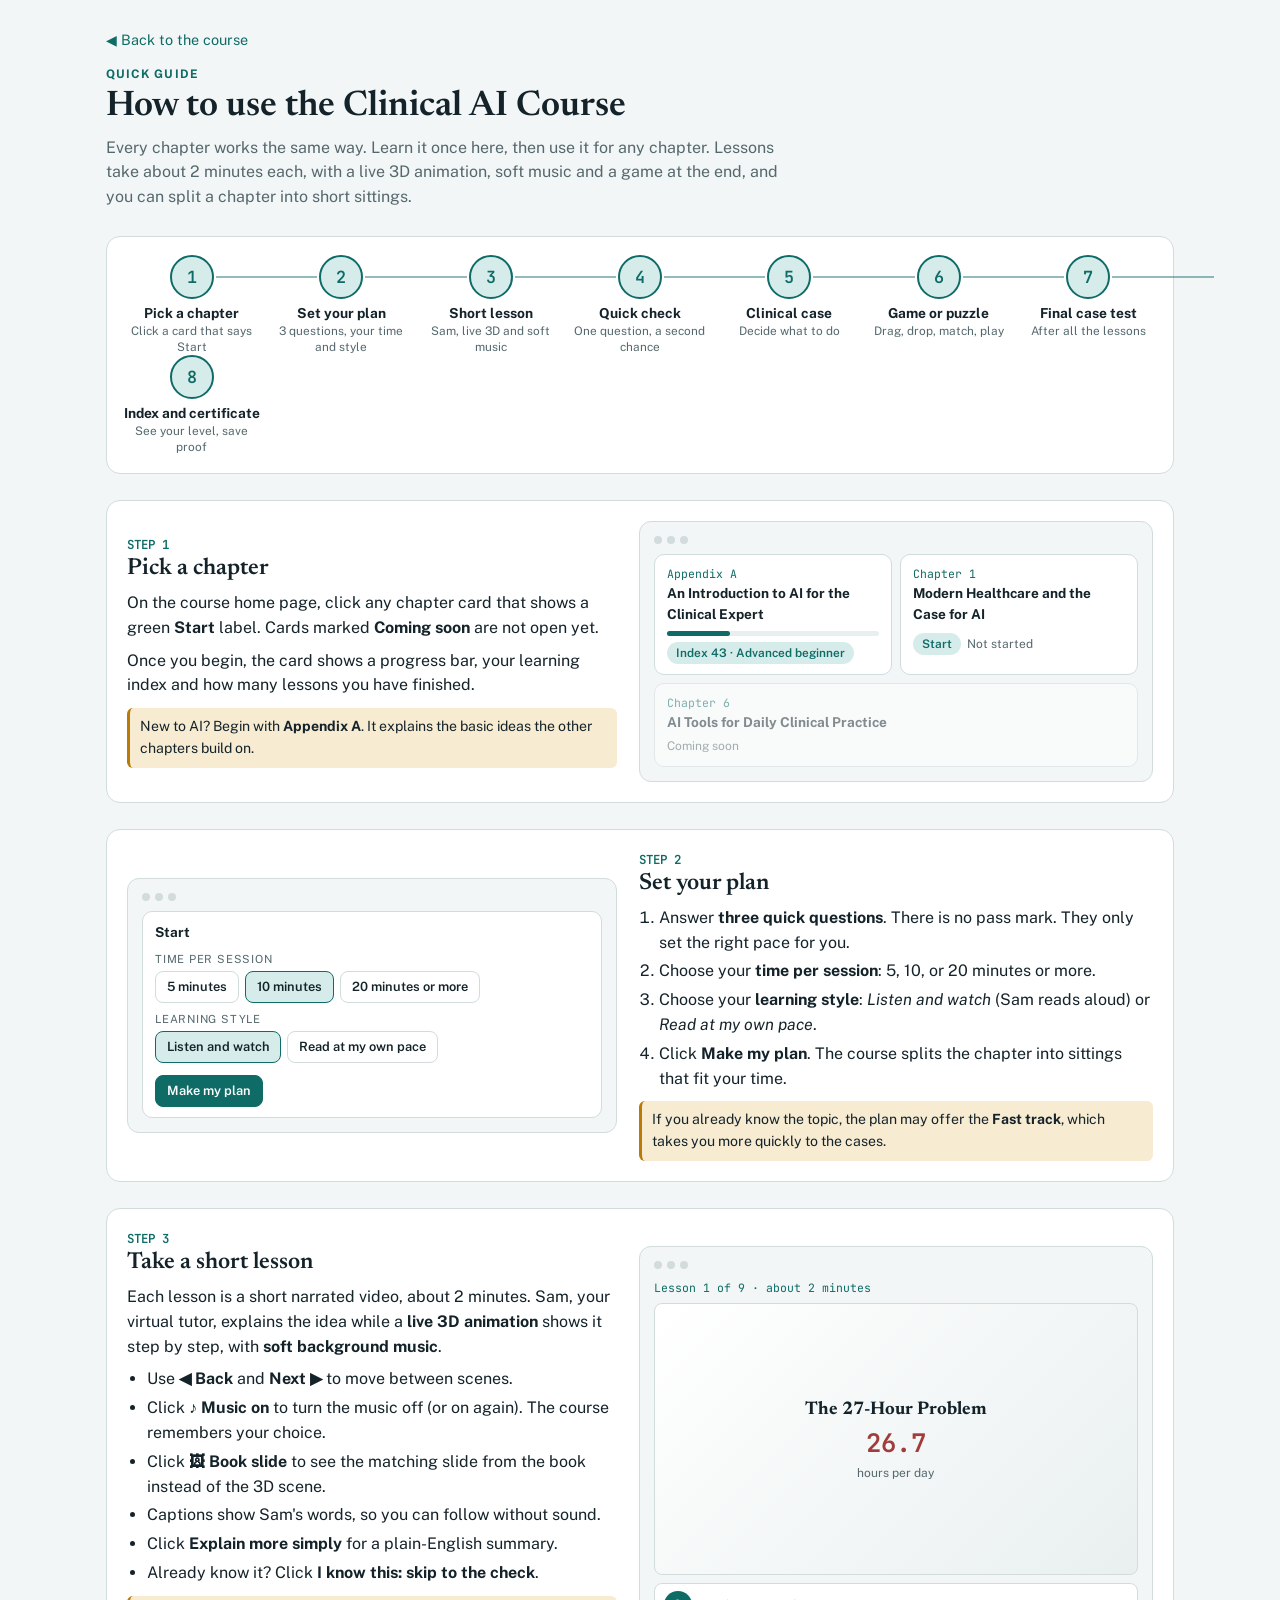
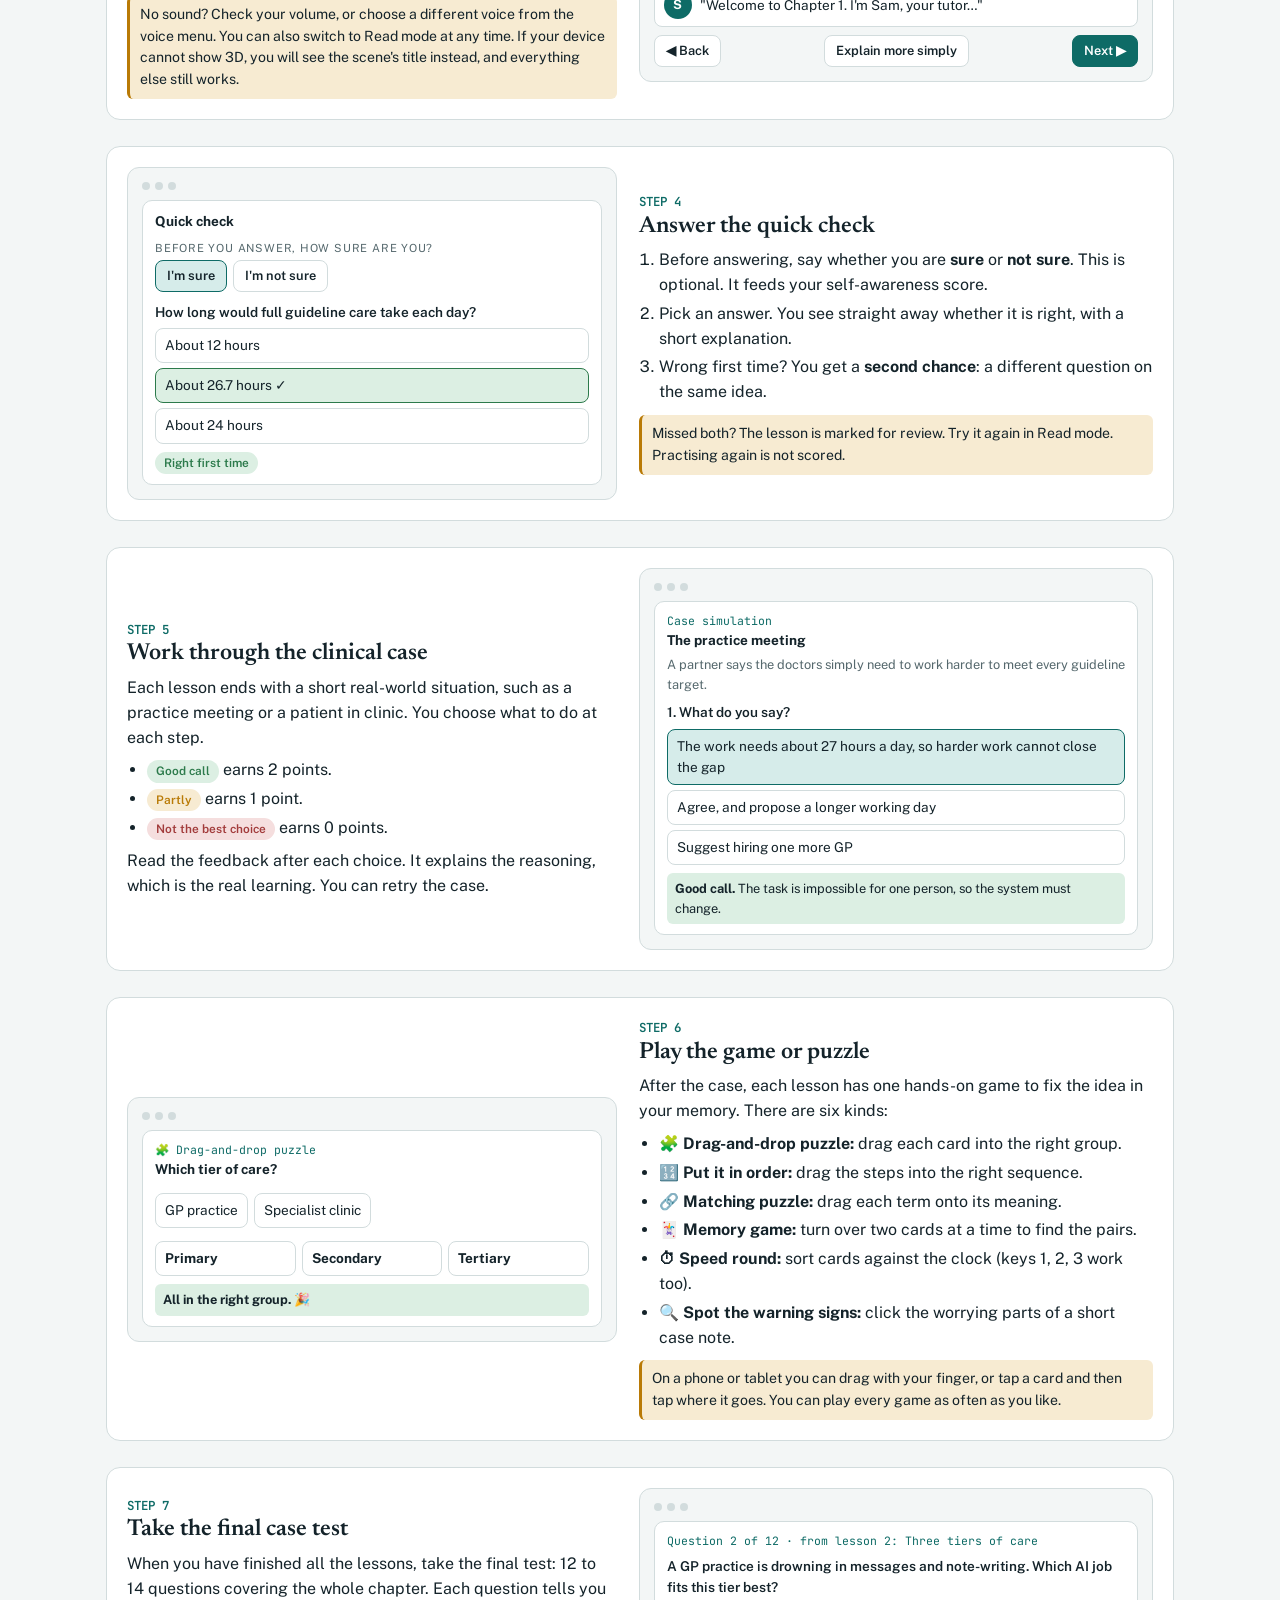
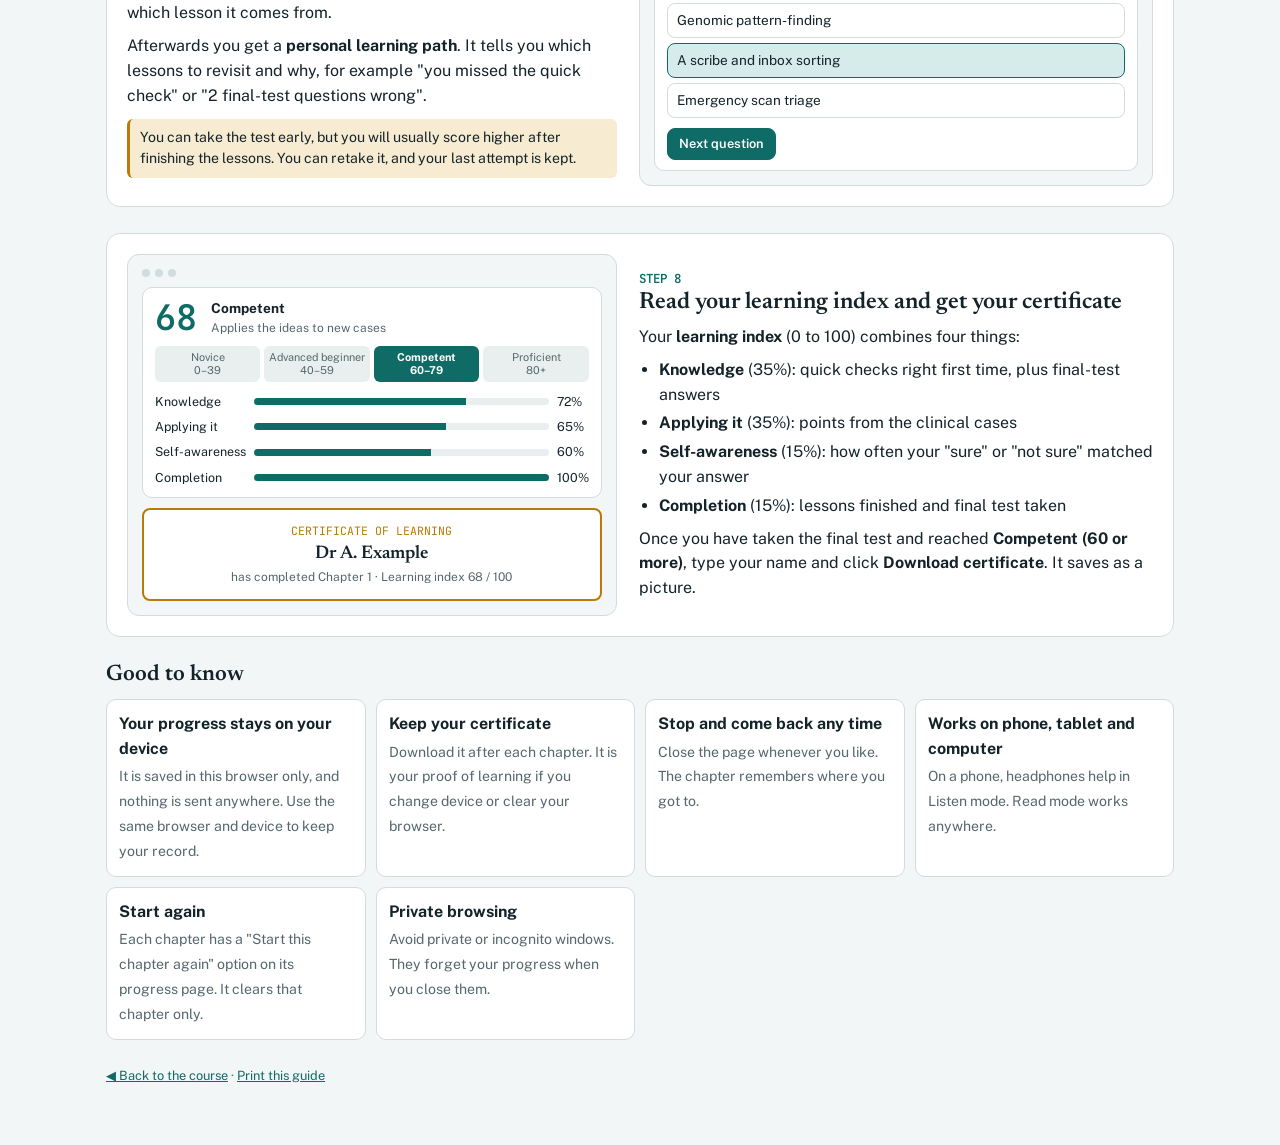
<file: guide.html>
<!doctype html>
<html lang="en-GB">
<head>
<meta charset="utf-8">
<meta name="viewport" content="width=device-width, initial-scale=1, viewport-fit=cover">
<title>Quick Guide · Clinical AI Course</title>
<meta name="description" content="A one-page picture guide to using the Clinical AI Course: start, lessons, checks, cases, final test, learning index and certificate.">
<link rel="preconnect" href="https://fonts.googleapis.com">
<link rel="preconnect" href="https://fonts.gstatic.com" crossorigin>
<link rel="stylesheet" href="https://fonts.googleapis.com/css2?family=Newsreader:opsz,wght@6..72,500;6..72,600&family=Public+Sans:wght@400;500;600;700&family=JetBrains+Mono:wght@400;600&display=swap">
<style>
:root{
  --bg:#F3F6F6; --surface:#FFFFFF; --surface-2:#E9EFEF; --ink:#14232A; --muted:#55686D; --line:#D2DCDD;
  --accent:#0E6B66; --accent-soft:#D6ECEA; --signal:#B97A06; --signal-soft:#F7EBD2; --good:#2C7A4B; --good-soft:#DCEFE3;
  --bad:#A23B3B; --bad-soft:#F5DEDE;
  --f-display:"Newsreader", Georgia, "Times New Roman", serif;
  --f-body:"Public Sans", "Segoe UI", Roboto, Helvetica, Arial, sans-serif;
  --f-mono:"JetBrains Mono", ui-monospace, Menlo, Consolas, monospace;
}
@media (prefers-color-scheme: dark){ :root:not([data-theme="light"]){
  --bg:#0D1618; --surface:#142124; --surface-2:#1B2B2E; --ink:#E3ECEC; --muted:#92A6A9; --line:#2A3C3F;
  --accent:#4DB6AC; --accent-soft:#183A38; --signal:#E3A53A; --signal-soft:#3A2E17; --good:#5CBB84; --good-soft:#18352A;
  --bad:#E07A7A; --bad-soft:#3A1E1E; color-scheme:dark }}
:root[data-theme="dark"]{
  --bg:#0D1618; --surface:#142124; --surface-2:#1B2B2E; --ink:#E3ECEC; --muted:#92A6A9; --line:#2A3C3F;
  --accent:#4DB6AC; --accent-soft:#183A38; --signal:#E3A53A; --signal-soft:#3A2E17; --good:#5CBB84; --good-soft:#18352A;
  --bad:#E07A7A; --bad-soft:#3A1E1E; color-scheme:dark }
*{box-sizing:border-box}
body{background:var(--bg);color:var(--ink);font-family:var(--f-body);font-size:16px;line-height:1.55;margin:0}
h1,h2,h3{font-family:var(--f-display);font-weight:600;line-height:1.15;margin:0;text-wrap:balance}
p{margin:0}
a{color:var(--accent)}
.wrap{max-width:1100px;margin:0 auto;padding:28px 16px 60px;display:flex;flex-direction:column;gap:26px}
.eyebrow{font-size:.74rem;letter-spacing:.09em;text-transform:uppercase;color:var(--accent);font-weight:700}
.lede{color:var(--muted);max-width:70ch;margin-top:8px}
.back{font-size:.9rem;text-decoration:none}

/* journey strip */
.journey{display:grid;grid-template-columns:repeat(7,1fr);gap:0;background:var(--surface);border:1px solid var(--line);border-radius:14px;padding:18px 10px}
.stop{display:flex;flex-direction:column;align-items:center;text-align:center;gap:6px;position:relative;padding:0 4px}
.stop:not(:last-child)::after{content:"";position:absolute;top:21px;left:calc(50% + 24px);right:calc(-50% + 24px);height:2px;background:var(--accent);opacity:.45}
.dot{width:44px;height:44px;border-radius:50%;background:var(--accent-soft);color:var(--accent);display:grid;place-items:center;font-family:var(--f-mono);font-weight:600;font-size:1.05rem;border:2px solid var(--accent)}
.stop b{font-size:.86rem;line-height:1.25}
.stop span{font-size:.74rem;color:var(--muted);line-height:1.3}
.stop .txt{display:flex;flex-direction:column;gap:2px}
@media (max-width:760px){
  .journey{grid-template-columns:1fr;gap:12px;padding:16px}
  .stop{flex-direction:row;text-align:left;align-items:center;gap:12px}
  .stop:not(:last-child)::after{top:46px;left:21px;right:auto;width:2px;height:12px}
}

/* step sections */
.step{display:grid;grid-template-columns:minmax(0,1fr) minmax(0,1.05fr);gap:22px;align-items:center;background:var(--surface);border:1px solid var(--line);border-radius:14px;padding:20px}
.step:nth-of-type(even) .shot{order:-1}
@media (max-width:760px){ .step{grid-template-columns:1fr} .step:nth-of-type(even) .shot{order:0} }
.num{font-family:var(--f-mono);font-size:.78rem;color:var(--accent);font-weight:600}
.step h2{font-size:1.45rem;margin:2px 0 8px}
.step ol,.step ul{margin:8px 0 0;padding-left:20px}
.step li{margin:4px 0}
.tip{margin-top:10px;font-size:.88rem;background:var(--signal-soft);border-left:3px solid var(--signal);padding:8px 10px;border-radius:6px}

/* mock screens */
.shot{background:var(--bg);border:1px solid var(--line);border-radius:12px;padding:14px;font-size:.85rem;min-width:0}
.bar3{display:flex;gap:5px;margin-bottom:10px}.bar3 i{width:8px;height:8px;border-radius:50%;background:var(--line)}
.card{background:var(--surface);border:1px solid var(--line);border-radius:10px;padding:10px 12px}
.mono{font-family:var(--f-mono);font-size:.72rem;color:var(--accent)}
.pill{display:inline-flex;border-radius:99px;padding:2px 9px;font-size:.74rem;font-weight:600;background:var(--surface-2)}
.pill.acc{background:var(--accent-soft);color:var(--accent)} .pill.good{background:var(--good-soft);color:var(--good)}
.pill.warn{background:var(--signal-soft);color:var(--signal)} .pill.bad{background:var(--bad-soft);color:var(--bad)}
.btn{display:inline-block;border-radius:8px;padding:5px 11px;font-weight:600;font-size:.8rem;border:1px solid var(--line);background:var(--surface)}
.btn.primary{background:var(--accent);color:#fff;border-color:var(--accent)}
:root[data-theme="dark"] .btn.primary{color:#0D1618}
@media (prefers-color-scheme: dark){ :root:not([data-theme="light"]) .btn.primary{color:#0D1618} }
.row{display:flex;gap:6px;flex-wrap:wrap;align-items:center}
.opt{border:1px solid var(--line);border-radius:8px;padding:6px 9px;background:var(--surface);margin-top:5px}
.opt.sel{border-color:var(--accent);background:var(--accent-soft)}
.opt.ok{border-color:var(--good);background:var(--good-soft)}
.lbl{font-size:.7rem;letter-spacing:.07em;text-transform:uppercase;color:var(--muted);margin:8px 0 3px}
.callout{position:relative}
.tag{display:inline-grid;place-items:center;width:20px;height:20px;border-radius:50%;background:var(--signal);color:#fff;font-size:.7rem;font-weight:700;font-family:var(--f-mono);flex:none}
.slide{aspect-ratio:16/9;background:linear-gradient(135deg,var(--surface),var(--surface-2));border:1px solid var(--line);border-radius:8px;display:grid;place-items:center;text-align:center;padding:10px}
.slide b{font-family:var(--f-display);font-size:1.15rem}
.cap{margin-top:8px;background:var(--surface);border:1px solid var(--line);border-radius:8px;padding:7px 9px;display:flex;gap:8px;align-items:center}
.sam{width:28px;height:28px;border-radius:50%;background:var(--accent);flex:none;display:grid;place-items:center;color:#fff;font-weight:700;font-size:.8rem}
.meter{display:grid;grid-template-columns:auto 1fr auto;gap:6px 8px;align-items:center;font-size:.78rem}
.meter .m{height:7px;background:var(--surface-2);border-radius:99px;overflow:hidden}.meter .m i{display:block;height:100%;background:var(--accent)}
.big{font-family:var(--f-mono);font-size:2.2rem;font-weight:600;color:var(--accent);line-height:1}
.ladder{display:grid;grid-template-columns:repeat(4,1fr);gap:4px;margin-top:8px}
.ladder div{border-radius:6px;padding:5px 4px;text-align:center;font-size:.68rem;background:var(--surface-2);color:var(--muted);line-height:1.2}
.ladder div.on{background:var(--accent);color:#fff;font-weight:700}
:root[data-theme="dark"] .ladder div.on{color:#0D1618}
@media (prefers-color-scheme: dark){ :root:not([data-theme="light"]) .ladder div.on{color:#0D1618} }
.cert{border:2px solid var(--signal);border-radius:8px;padding:12px;text-align:center;background:var(--surface)}
.cert .t{font-family:var(--f-display);font-size:1.15rem;font-weight:600}
.facts{display:grid;grid-template-columns:repeat(auto-fit,minmax(220px,1fr));gap:10px}
.facts div{background:var(--surface);border:1px solid var(--line);border-radius:10px;padding:12px}
.facts b{display:block;margin-bottom:3px}
.facts span{font-size:.88rem;color:var(--muted)}
.foot{font-size:.8rem;color:var(--muted)}
@media print{
  body{background:#fff} .wrap{padding:0} .step,.journey,.facts div{break-inside:avoid}
  .back,.print{display:none}
}
</style>
</head>
<body>
<div class="wrap">

  <header>
    <a class="back" href="index.html">◀ Back to the course</a>
    <div class="eyebrow" style="margin-top:12px">Quick guide</div>
    <h1 style="font-size:2.2rem;margin-top:4px">How to use the Clinical AI Course</h1>
    <p class="lede">Every chapter works the same way. Learn it once here, then use it for any chapter. Lessons take about 2 minutes each, with a live 3D animation, soft music and a game at the end, and you can split a chapter into short sittings.</p>
  </header>

  <!-- Journey at a glance -->
  <nav class="journey" aria-label="The eight stages of a chapter">
    <div class="stop"><div class="dot">1</div><div class="txt"><b>Pick a chapter</b><span>Click a card that says Start</span></div></div>
    <div class="stop"><div class="dot">2</div><div class="txt"><b>Set your plan</b><span>3 questions, your time and style</span></div></div>
    <div class="stop"><div class="dot">3</div><div class="txt"><b>Short lesson</b><span>Sam, live 3D and soft music</span></div></div>
    <div class="stop"><div class="dot">4</div><div class="txt"><b>Quick check</b><span>One question, a second chance</span></div></div>
    <div class="stop"><div class="dot">5</div><div class="txt"><b>Clinical case</b><span>Decide what to do</span></div></div>
    <div class="stop"><div class="dot">6</div><div class="txt"><b>Game or puzzle</b><span>Drag, drop, match, play</span></div></div>
    <div class="stop"><div class="dot">7</div><div class="txt"><b>Final case test</b><span>After all the lessons</span></div></div>
    <div class="stop"><div class="dot">8</div><div class="txt"><b>Index and certificate</b><span>See your level, save proof</span></div></div>
  </nav>

  <!-- 1 -->
  <section class="step">
    <div>
      <div class="num">STEP 1</div>
      <h2>Pick a chapter</h2>
      <p>On the course home page, click any chapter card that shows a green <b>Start</b> label. Cards marked <b>Coming soon</b> are not open yet.</p>
      <p style="margin-top:8px">Once you begin, the card shows a progress bar, your learning index and how many lessons you have finished.</p>
      <div class="tip">New to AI? Begin with <b>Appendix A</b>. It explains the basic ideas the other chapters build on.</div>
    </div>
    <div class="shot" aria-hidden="true">
      <div class="bar3"><i></i><i></i><i></i></div>
      <div style="display:grid;grid-template-columns:1fr 1fr;gap:8px">
        <div class="card"><div class="mono">Appendix A</div><b style="font-size:.85rem">An Introduction to AI for the Clinical Expert</b>
          <div style="height:5px;background:var(--surface-2);border-radius:9px;margin:6px 0"><i style="display:block;width:30%;height:100%;background:var(--accent);border-radius:9px"></i></div>
          <span class="pill acc">Index 43 · Advanced beginner</span></div>
        <div class="card"><div class="mono">Chapter 1</div><b style="font-size:.85rem">Modern Healthcare and the Case for AI</b>
          <div class="row" style="margin-top:8px"><span class="pill acc">Start</span><span style="color:var(--muted);font-size:.75rem">Not started</span></div></div>
        <div class="card" style="opacity:.5;grid-column:span 2"><div class="mono">Chapter 6</div><b style="font-size:.85rem">AI Tools for Daily Clinical Practice</b><div style="color:var(--muted);font-size:.75rem;margin-top:4px">Coming soon</div></div>
      </div>
    </div>
  </section>

  <!-- 2 -->
  <section class="step">
    <div>
      <div class="num">STEP 2</div>
      <h2>Set your plan</h2>
      <ol>
        <li>Answer <b>three quick questions</b>. There is no pass mark. They only set the right pace for you.</li>
        <li>Choose your <b>time per session</b>: 5, 10, or 20 minutes or more.</li>
        <li>Choose your <b>learning style</b>: <i>Listen and watch</i> (Sam reads aloud) or <i>Read at my own pace</i>.</li>
        <li>Click <b>Make my plan</b>. The course splits the chapter into sittings that fit your time.</li>
      </ol>
      <div class="tip">If you already know the topic, the plan may offer the <b>Fast track</b>, which takes you more quickly to the cases.</div>
    </div>
    <div class="shot" aria-hidden="true">
      <div class="bar3"><i></i><i></i><i></i></div>
      <div class="card">
        <b>Start</b>
        <div class="lbl">Time per session</div>
        <div class="row"><span class="btn">5 minutes</span><span class="btn" style="border-color:var(--accent);background:var(--accent-soft)">10 minutes</span><span class="btn">20 minutes or more</span></div>
        <div class="lbl">Learning style</div>
        <div class="row"><span class="btn" style="border-color:var(--accent);background:var(--accent-soft)">Listen and watch</span><span class="btn">Read at my own pace</span></div>
        <div style="margin-top:12px"><span class="btn primary">Make my plan</span></div>
      </div>
    </div>
  </section>

  <!-- 3 -->
  <section class="step">
    <div>
      <div class="num">STEP 3</div>
      <h2>Take a short lesson</h2>
      <p>Each lesson is a short narrated video, about 2 minutes. Sam, your virtual tutor, explains the idea while a <b>live 3D animation</b> shows it step by step, with <b>soft background music</b>.</p>
      <ul>
        <li>Use <b>◀ Back</b> and <b>Next ▶</b> to move between scenes.</li>
        <li>Click <b>♪ Music on</b> to turn the music off (or on again). The course remembers your choice.</li>
        <li>Click <b>🖼 Book slide</b> to see the matching slide from the book instead of the 3D scene.</li>
        <li>Captions show Sam's words, so you can follow without sound.</li>
        <li>Click <b>Explain more simply</b> for a plain-English summary.</li>
        <li>Already know it? Click <b>I know this: skip to the check</b>.</li>
      </ul>
      <div class="tip">No sound? Check your volume, or choose a different voice from the voice menu. You can also switch to Read mode at any time. If your device cannot show 3D, you will see the scene's title instead, and everything else still works.</div>
    </div>
    <div class="shot" aria-hidden="true">
      <div class="bar3"><i></i><i></i><i></i></div>
      <div class="mono" style="margin-bottom:6px">Lesson 1 of 9 · about 2 minutes</div>
      <div class="slide"><div><b>The 27-Hour Problem</b><div style="font-family:var(--f-mono);font-size:1.6rem;color:var(--bad);font-weight:600">26.7</div><div style="font-size:.75rem;color:var(--muted)">hours per day</div></div></div>
      <div class="cap"><div class="sam">S</div><span>"Welcome to Chapter 1. I'm Sam, your tutor…"</span></div>
      <div class="row" style="margin-top:8px;justify-content:space-between"><span class="btn">◀ Back</span><span class="btn">Explain more simply</span><span class="btn primary">Next ▶</span></div>
    </div>
  </section>

  <!-- 4 -->
  <section class="step">
    <div>
      <div class="num">STEP 4</div>
      <h2>Answer the quick check</h2>
      <ol>
        <li>Before answering, say whether you are <b>sure</b> or <b>not sure</b>. This is optional. It feeds your self-awareness score.</li>
        <li>Pick an answer. You see straight away whether it is right, with a short explanation.</li>
        <li>Wrong first time? You get a <b>second chance</b>: a different question on the same idea.</li>
      </ol>
      <div class="tip">Missed both? The lesson is marked for review. Try it again in Read mode. Practising again is not scored.</div>
    </div>
    <div class="shot" aria-hidden="true">
      <div class="bar3"><i></i><i></i><i></i></div>
      <div class="card">
        <b>Quick check</b>
        <div class="lbl">Before you answer, how sure are you?</div>
        <div class="row"><span class="btn" style="border-color:var(--accent);background:var(--accent-soft)">I'm sure</span><span class="btn">I'm not sure</span></div>
        <p style="margin-top:10px;font-weight:600;font-size:.85rem">How long would full guideline care take each day?</p>
        <div class="opt">About 12 hours</div>
        <div class="opt ok">About 26.7 hours ✓</div>
        <div class="opt">About 24 hours</div>
        <div class="row" style="margin-top:8px"><span class="pill good">Right first time</span></div>
      </div>
    </div>
  </section>

  <!-- 5 -->
  <section class="step">
    <div>
      <div class="num">STEP 5</div>
      <h2>Work through the clinical case</h2>
      <p>Each lesson ends with a short real-world situation, such as a practice meeting or a patient in clinic. You choose what to do at each step.</p>
      <ul>
        <li><span class="pill good">Good call</span> earns 2 points.</li>
        <li><span class="pill warn">Partly</span> earns 1 point.</li>
        <li><span class="pill bad">Not the best choice</span> earns 0 points.</li>
      </ul>
      <p style="margin-top:8px">Read the feedback after each choice. It explains the reasoning, which is the real learning. You can retry the case.</p>
    </div>
    <div class="shot" aria-hidden="true">
      <div class="bar3"><i></i><i></i><i></i></div>
      <div class="card">
        <div class="mono">Case simulation</div>
        <b>The practice meeting</b>
        <p style="color:var(--muted);font-size:.8rem;margin-top:4px">A partner says the doctors simply need to work harder to meet every guideline target.</p>
        <p style="margin-top:8px;font-weight:600;font-size:.85rem">1. What do you say?</p>
        <div class="opt sel">The work needs about 27 hours a day, so harder work cannot close the gap</div>
        <div class="opt">Agree, and propose a longer working day</div>
        <div class="opt">Suggest hiring one more GP</div>
        <div style="margin-top:8px;font-size:.8rem;background:var(--good-soft);border-radius:6px;padding:6px 8px"><b>Good call.</b> The task is impossible for one person, so the system must change.</div>
      </div>
    </div>
  </section>

  <!-- game -->
  <section class="step">
    <div>
      <div class="num">STEP 6</div>
      <h2>Play the game or puzzle</h2>
      <p>After the case, each lesson has one hands-on game to fix the idea in your memory. There are six kinds:</p>
      <ul>
        <li><b>🧩 Drag-and-drop puzzle:</b> drag each card into the right group.</li>
        <li><b>🔢 Put it in order:</b> drag the steps into the right sequence.</li>
        <li><b>🔗 Matching puzzle:</b> drag each term onto its meaning.</li>
        <li><b>🃏 Memory game:</b> turn over two cards at a time to find the pairs.</li>
        <li><b>⏱ Speed round:</b> sort cards against the clock (keys 1, 2, 3 work too).</li>
        <li><b>🔍 Spot the warning signs:</b> click the worrying parts of a short case note.</li>
      </ul>
      <div class="tip">On a phone or tablet you can drag with your finger, or tap a card and then tap where it goes. You can play every game as often as you like.</div>
    </div>
    <div class="shot" aria-hidden="true">
      <div class="bar3"><i></i><i></i><i></i></div>
      <div class="card">
        <div class="mono">🧩 Drag-and-drop puzzle</div>
        <b>Which tier of care?</b>
        <div class="row" style="margin-top:8px;gap:6px;flex-wrap:wrap"><span class="opt" style="display:inline-block">GP practice</span><span class="opt" style="display:inline-block">Specialist clinic</span></div>
        <div class="row" style="margin-top:8px;gap:6px"><div class="opt" style="flex:1"><b>Primary</b></div><div class="opt" style="flex:1"><b>Secondary</b></div><div class="opt" style="flex:1"><b>Tertiary</b></div></div>
        <div style="margin-top:8px;font-size:.8rem;background:var(--good-soft);border-radius:6px;padding:6px 8px"><b>All in the right group.</b> 🎉</div>
      </div>
    </div>
  </section>

  <!-- 6 -->
  <section class="step">
    <div>
      <div class="num">STEP 7</div>
      <h2>Take the final case test</h2>
      <p>When you have finished all the lessons, take the final test: 12 to 14 questions covering the whole chapter. Each question tells you which lesson it comes from.</p>
      <p style="margin-top:8px">Afterwards you get a <b>personal learning path</b>. It tells you which lessons to revisit and why, for example "you missed the quick check" or "2 final-test questions wrong".</p>
      <div class="tip">You can take the test early, but you will usually score higher after finishing the lessons. You can retake it, and your last attempt is kept.</div>
    </div>
    <div class="shot" aria-hidden="true">
      <div class="bar3"><i></i><i></i><i></i></div>
      <div class="card">
        <div class="mono">Question 2 of 12 · from lesson 2: Three tiers of care</div>
        <p style="margin-top:6px;font-weight:600;font-size:.85rem">A GP practice is drowning in messages and note-writing. Which AI job fits this tier best?</p>
        <div class="opt">Genomic pattern-finding</div>
        <div class="opt sel">A scribe and inbox sorting</div>
        <div class="opt">Emergency scan triage</div>
        <div style="margin-top:10px"><span class="btn primary">Next question</span></div>
      </div>
    </div>
  </section>

  <!-- 7 -->
  <section class="step">
    <div>
      <div class="num">STEP 8</div>
      <h2>Read your learning index and get your certificate</h2>
      <p>Your <b>learning index</b> (0 to 100) combines four things:</p>
      <ul>
        <li><b>Knowledge</b> (35%): quick checks right first time, plus final-test answers</li>
        <li><b>Applying it</b> (35%): points from the clinical cases</li>
        <li><b>Self-awareness</b> (15%): how often your "sure" or "not sure" matched your answer</li>
        <li><b>Completion</b> (15%): lessons finished and final test taken</li>
      </ul>
      <p style="margin-top:8px">Once you have taken the final test and reached <b>Competent (60 or more)</b>, type your name and click <b>Download certificate</b>. It saves as a picture.</p>
    </div>
    <div class="shot" aria-hidden="true">
      <div class="bar3"><i></i><i></i><i></i></div>
      <div class="card">
        <div class="row" style="gap:14px"><div class="big">68</div><div><b>Competent</b><div style="font-size:.75rem;color:var(--muted)">Applies the ideas to new cases</div></div></div>
        <div class="ladder"><div>Novice<br>0–39</div><div>Advanced beginner<br>40–59</div><div class="on">Competent<br>60–79</div><div>Proficient<br>80+</div></div>
        <div class="meter" style="margin-top:10px">
          <span>Knowledge</span><div class="m"><i style="width:72%"></i></div><span>72%</span>
          <span>Applying it</span><div class="m"><i style="width:65%"></i></div><span>65%</span>
          <span>Self-awareness</span><div class="m"><i style="width:60%"></i></div><span>60%</span>
          <span>Completion</span><div class="m"><i style="width:100%"></i></div><span>100%</span>
        </div>
      </div>
      <div class="cert" style="margin-top:10px">
        <div class="mono" style="color:var(--signal)">CERTIFICATE OF LEARNING</div>
        <div class="t">Dr A. Example</div>
        <div style="font-size:.75rem;color:var(--muted)">has completed Chapter 1 · Learning index 68 / 100</div>
      </div>
    </div>
  </section>

  <!-- Good to know -->
  <section>
    <h2 style="font-size:1.4rem;margin-bottom:10px">Good to know</h2>
    <div class="facts">
      <div><b>Your progress stays on your device</b><span>It is saved in this browser only, and nothing is sent anywhere. Use the same browser and device to keep your record.</span></div>
      <div><b>Keep your certificate</b><span>Download it after each chapter. It is your proof of learning if you change device or clear your browser.</span></div>
      <div><b>Stop and come back any time</b><span>Close the page whenever you like. The chapter remembers where you got to.</span></div>
      <div><b>Works on phone, tablet and computer</b><span>On a phone, headphones help in Listen mode. Read mode works anywhere.</span></div>
      <div><b>Start again</b><span>Each chapter has a "Start this chapter again" option on its progress page. It clears that chapter only.</span></div>
      <div><b>Private browsing</b><span>Avoid private or incognito windows. They forget your progress when you close them.</span></div>
    </div>
  </section>

  <p class="foot"><a href="index.html">◀ Back to the course</a> · <a class="print" href="javascript:window.print()">Print this guide</a></p>
</div>
</body>
</html>
</file>
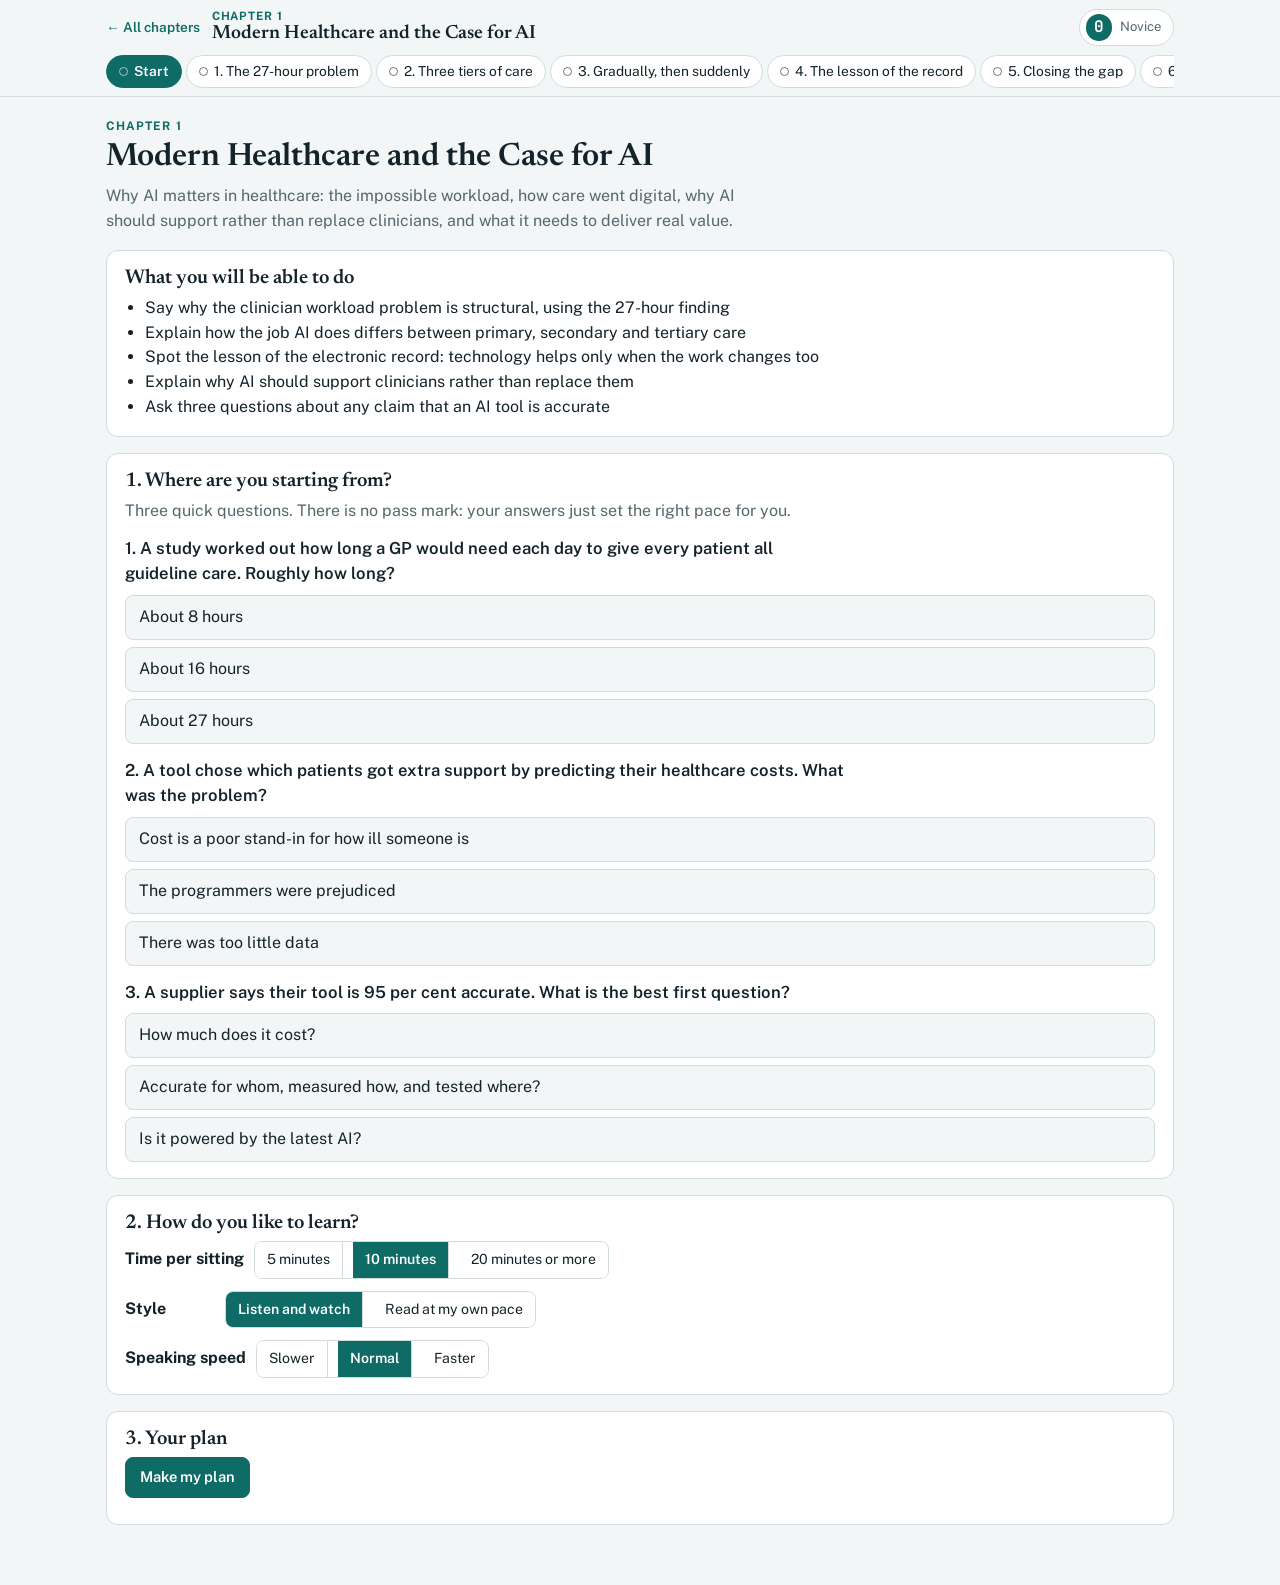
<file: index (1).html>
<!doctype html>
<html lang="en-GB">
<head>
<meta charset="utf-8">
<meta name="viewport" content="width=device-width, initial-scale=1, viewport-fit=cover">
<title>Chapter 1 · Modern Healthcare and the Case for AI</title>
<meta name="description" content="Why AI matters in healthcare: the impossible workload, how care went digital, why AI should support rather than replace clinicians, and what it needs to deliver real value.">
<link rel="preconnect" href="https://fonts.googleapis.com">
<link rel="preconnect" href="https://fonts.gstatic.com" crossorigin>
<link rel="stylesheet" href="https://fonts.googleapis.com/css2?family=Newsreader:opsz,wght@6..72,500;6..72,600&family=Public+Sans:wght@400;500;600;700&family=JetBrains+Mono:wght@400;600&display=swap">
<style>
/* Layout: sticky top bar (course link, chapter, live Learning Index) + sticky top menu of lessons.
   Each lesson = Watch (slide, Sam, captions) -> Key point -> Quick check with confidence -> Case simulation.
   Start tab sets the personal plan; Final tab is the chapter case test; Progress tab shows the index and advice. */
:root{
  --bg:#F3F6F6; --surface:#FFFFFF; --surface-2:#E9EFEF; --ink:#14232A; --muted:#55686D; --line:#D2DCDD;
  --accent:#0E6B66; --accent-soft:#D6ECEA; --signal:#B97A06; --signal-soft:#F7EBD2;
  --good:#2C7A4B; --good-soft:#DCEFE3; --bad:#AE3434; --bad-soft:#F6DEDE; --info:#2D5B8A; --info-soft:#DDE8F4;
  --f-display:"Newsreader", Georgia, "Times New Roman", serif;
  --f-body:"Public Sans", "Segoe UI", Roboto, Helvetica, Arial, sans-serif;
  --f-mono:"JetBrains Mono", ui-monospace, Menlo, Consolas, monospace;
}
@media (prefers-color-scheme: dark){ :root:not([data-theme="light"]){
  --bg:#0D1618; --surface:#142124; --surface-2:#1B2B2E; --ink:#E3ECEC; --muted:#92A6A9; --line:#2A3C3F;
  --accent:#4DB6AC; --accent-soft:#183A38; --signal:#E3A53A; --signal-soft:#3A2E17;
  --good:#5CBB84; --good-soft:#18352A; --bad:#E27474; --bad-soft:#3D1F1F; --info:#7FA9D8; --info-soft:#1B2A3B; color-scheme:dark }}
:root[data-theme="dark"]{
  --bg:#0D1618; --surface:#142124; --surface-2:#1B2B2E; --ink:#E3ECEC; --muted:#92A6A9; --line:#2A3C3F;
  --accent:#4DB6AC; --accent-soft:#183A38; --signal:#E3A53A; --signal-soft:#3A2E17;
  --good:#5CBB84; --good-soft:#18352A; --bad:#E27474; --bad-soft:#3D1F1F; --info:#7FA9D8; --info-soft:#1B2A3B; color-scheme:dark }
*{box-sizing:border-box}
[hidden]{display:none!important}
body{background:var(--bg);color:var(--ink);font-family:var(--f-body);font-size:16px;line-height:1.55;margin:0}
h1,h2,h3{font-family:var(--f-display);font-weight:600;line-height:1.15;text-wrap:balance;margin:0}
p{margin:0}
button,select,input{font:inherit;color:inherit}
a{color:var(--accent)}
:focus-visible{outline:2px solid var(--accent);outline-offset:2px}
.mono{font-family:var(--f-mono);font-variant-numeric:tabular-nums}
.wrap{max-width:1100px;margin:0 auto;padding-inline:16px}
.top{position:sticky;top:env(safe-area-inset-top,0px);z-index:30;background:var(--bg);border-bottom:1px solid var(--line)}
.bar{display:flex;align-items:center;gap:12px;padding-block:9px;flex-wrap:wrap}
.bar .home{font-size:.85rem;font-weight:600;text-decoration:none;white-space:nowrap}
.bar h1{font-size:1.2rem;flex:1 1 240px;min-width:0}
.bar h1 small{display:block;font-family:var(--f-body);font-size:.72rem;font-weight:700;letter-spacing:.08em;text-transform:uppercase;color:var(--accent)}
.idx{display:flex;align-items:center;gap:8px;border:1px solid var(--line);background:var(--surface);border-radius:99px;padding:4px 12px 4px 6px;cursor:pointer}
.idx b{font-family:var(--f-mono);font-size:1rem;background:var(--accent);color:var(--surface);border-radius:99px;padding:1px 8px}
.idx span{font-size:.82rem;color:var(--muted)}
.menu{display:flex;gap:4px;overflow-x:auto;padding-bottom:8px;scrollbar-width:thin}
.menu button{flex:none;display:flex;align-items:center;gap:6px;border:1px solid var(--line);background:var(--surface);border-radius:99px;padding:5px 12px;cursor:pointer;font-size:.86rem;white-space:nowrap}
.menu button[aria-current="true"]{background:var(--accent);color:var(--surface);border-color:var(--accent);font-weight:600}
.menu .dot{width:9px;height:9px;border-radius:50%;border:1.5px solid currentColor;opacity:.6}
.menu .dot.done{background:var(--good);border-color:var(--good);opacity:1}
.menu .dot.part{background:var(--signal);border-color:var(--signal);opacity:1}
main{padding-block:20px 60px;display:flex;flex-direction:column;gap:16px}
.card{background:var(--surface);border:1px solid var(--line);border-radius:12px;padding:16px 18px;min-width:0}
.card h3{font-size:1.25rem;margin-bottom:6px}
.eyebrow{font-size:.74rem;letter-spacing:.09em;text-transform:uppercase;color:var(--accent);font-weight:700}
.lede{color:var(--muted);max-width:68ch}
.row{display:flex;gap:10px;flex-wrap:wrap;align-items:center}
.btn{border:1px solid var(--line);background:var(--surface);border-radius:8px;padding:8px 14px;cursor:pointer;font-weight:600;font-size:.92rem}
.btn:hover{border-color:var(--accent)}
.btn.primary{background:var(--accent);border-color:var(--accent);color:var(--surface)}
.btn:disabled{opacity:.45;cursor:not-allowed}
.btn.small{padding:5px 10px;font-size:.84rem}
.seg{display:inline-flex;border:1px solid var(--line);border-radius:8px;overflow:hidden;flex-wrap:wrap}
.seg button{border:0;background:var(--surface);padding:7px 12px;cursor:pointer;font-size:.88rem;border-right:1px solid var(--line)}
.seg button:last-child{border-right:0}
.seg button[aria-pressed="true"]{background:var(--accent);color:var(--surface);font-weight:600}
.steps{display:flex;gap:6px;flex-wrap:wrap}
.steps span{font-size:.8rem;padding:3px 10px;border-radius:99px;background:var(--surface-2);color:var(--muted)}
.steps span.on{background:var(--accent-soft);color:var(--accent);font-weight:700}
.steps span.ok{background:var(--good-soft);color:var(--good);font-weight:600}
.stage{position:relative;aspect-ratio:16/9;width:100%;background:#fff;border-radius:10px;overflow:hidden;border:1px solid var(--line)}
.stage img{position:absolute;inset:0;width:100%;height:100%;object-fit:contain}
.slidetag{position:absolute;left:10px;top:10px;background:rgba(10,30,34,.78);color:#fff;font-size:.75rem;padding:3px 9px;border-radius:99px;font-family:var(--f-mono)}
.bigplay{position:absolute;inset:0;display:flex;align-items:center;justify-content:center;background:rgba(8,20,22,.35);border:0;cursor:pointer;color:#fff;flex-direction:column;gap:8px;font-weight:600}
.bigplay span.c{width:72px;height:72px;border-radius:50%;background:var(--accent);display:flex;align-items:center;justify-content:center}
.speaker{display:grid;grid-template-columns:auto minmax(0,1fr);gap:14px;align-items:center;margin-top:10px}
.tutor{width:96px;aspect-ratio:1/1;border-radius:50%;background:var(--accent-soft);border:3px solid var(--surface);box-shadow:0 0 0 1px var(--line);overflow:hidden}
.tutor.speaking{box-shadow:0 0 0 3px var(--accent)}
.tutor svg{width:100%;height:100%;display:block}
.tutor-wrap{display:flex;flex-direction:column;align-items:center;gap:3px;font-size:.72rem;color:var(--muted)}
.cap{min-height:4.4em;background:var(--surface-2);border-radius:8px;padding:10px 14px;font-size:1.06rem}
.cap .w{color:var(--muted)} .cap .w.past{color:var(--ink)} .cap .w.now{background:var(--signal-soft);color:var(--ink);border-radius:3px;box-shadow:0 0 0 2px var(--signal-soft)}
.read{background:var(--surface-2);border-radius:8px;padding:12px 16px;display:flex;flex-direction:column;gap:8px;font-size:1.04rem;max-width:75ch}
.ctrls{display:flex;gap:8px;align-items:center;flex-wrap:wrap;margin-top:10px}
.ctrls .grow{flex:1}
.ctrls select{padding:6px 8px;border-radius:7px;border:1px solid var(--line);background:var(--surface);max-width:210px}
.ctrls label{font-size:.84rem;color:var(--muted);display:flex;gap:6px;align-items:center}
.key{display:grid;grid-template-columns:auto 1fr;gap:12px;align-items:start;background:var(--signal-soft);border-radius:10px;padding:12px 16px}
.key b.k{font-size:.72rem;letter-spacing:.09em;text-transform:uppercase;color:var(--signal);padding-top:3px}
.key p{font-weight:600;max-width:72ch}
.plain{background:var(--info-soft);border-radius:10px;padding:12px 16px}
.plain b{display:block;font-size:.74rem;letter-spacing:.09em;text-transform:uppercase;color:var(--info);margin-bottom:4px}
.plain ul{margin:0;padding-left:20px;display:flex;flex-direction:column;gap:3px}
.q{font-weight:600;font-size:1.04rem;max-width:72ch;margin-bottom:8px}
.conf{display:flex;gap:8px;align-items:center;flex-wrap:wrap;font-size:.86rem;color:var(--muted);margin-bottom:8px}
.opts{display:flex;flex-direction:column;gap:7px}
.opt{text-align:left;border:1px solid var(--line);background:var(--bg);border-radius:8px;padding:9px 13px;cursor:pointer}
.opt:hover:not(:disabled){border-color:var(--accent)}
.opt:disabled{cursor:default}
.opt.right{border-color:var(--good);background:var(--good-soft)}
.opt.wrong{border-color:var(--bad);background:var(--bad-soft)}
.opt.part{border-color:var(--signal);background:var(--signal-soft)}
.fb{font-size:.94rem;max-width:72ch;margin-top:8px}
.case-set{border-left:3px solid var(--accent);padding:4px 0 4px 12px;color:var(--muted);margin-bottom:12px;max-width:75ch}
.stepbox{display:flex;flex-direction:column;gap:6px;margin-top:12px}
.grid2{display:grid;grid-template-columns:repeat(2,minmax(0,1fr));gap:16px}
@media (max-width:760px){.grid2{grid-template-columns:minmax(0,1fr)}.tutor{width:72px}}
.gauge{display:flex;gap:18px;align-items:center;flex-wrap:wrap}
.gauge svg{width:150px;height:150px;flex:none}
.dims{display:flex;flex-direction:column;gap:9px;flex:1;min-width:240px}
.dim{display:grid;grid-template-columns:minmax(120px,170px) 1fr 48px;gap:10px;align-items:center;font-size:.9rem}
.dim .track{height:12px;background:var(--surface-2);border-radius:99px;overflow:hidden}
.dim .fill{height:100%;background:var(--accent);border-radius:99px}
.dim output{font-family:var(--f-mono);text-align:right;font-size:.85rem}
.ladder{display:grid;grid-template-columns:repeat(4,minmax(0,1fr));gap:6px;margin-top:12px}
.ladder div{border-radius:8px;padding:8px;font-size:.8rem;text-align:center;background:var(--surface-2);color:var(--muted)}
.ladder div.on{background:var(--accent);color:var(--surface);font-weight:700}
@media (max-width:560px){.ladder{grid-template-columns:repeat(2,minmax(0,1fr))}}
table.t{width:100%;border-collapse:collapse;font-size:.9rem}
table.t th,table.t td{text-align:left;padding:7px 8px;border-bottom:1px solid var(--line)}
table.t th{font-size:.74rem;letter-spacing:.06em;text-transform:uppercase;color:var(--muted)}
.tablewrap{overflow-x:auto}
.pill{display:inline-flex;border-radius:99px;padding:2px 9px;font-size:.78rem;font-weight:600;background:var(--surface-2)}
.pill.good{background:var(--good-soft);color:var(--good)} .pill.bad{background:var(--bad-soft);color:var(--bad)} .pill.warn{background:var(--signal-soft);color:var(--signal)} .pill.acc{background:var(--accent-soft);color:var(--accent)}
.advice{display:flex;flex-direction:column;gap:8px}
.advice div{display:flex;gap:10px;align-items:flex-start;background:var(--surface-2);border-radius:8px;padding:9px 12px}
.plan{display:flex;flex-direction:column;gap:6px}
.plan div{display:flex;gap:10px;align-items:baseline;flex-wrap:wrap}
.plan b{min-width:90px}
.foot{font-size:.8rem;color:var(--muted);max-width:80ch}
input[type=text]{padding:8px 10px;border-radius:8px;border:1px solid var(--line);background:var(--bg);min-width:0;width:260px;max-width:100%}
@media (max-width:600px){.bar{gap:8px;padding-block:6px}.bar h1{font-size:1rem;flex-basis:150px}.bar h1 small{font-size:.66rem}.idx span{display:none}.bar .home{font-size:.78rem}}
@media (prefers-reduced-motion:reduce){*{transition:none!important;animation:none!important}}
</style>
</head>
<body>


<header class="top"><div class="wrap">
  <div class="bar">
    <a class="home" href="../index.html">← All chapters</a>
    <h1 id="chTitle"><small id="chNum"></small><span></span></h1>
    <button class="idx" id="idxChip" type="button" title="Your learning index for this chapter"><b id="idxVal">0</b><span id="idxLvl">Novice</span></button>
  </div>
  <nav class="menu" id="menu" aria-label="Chapter sections"></nav>
</div></header>
<main class="wrap" id="main"></main>

<script>
const CH = {"id": "ch01", "num": "1", "title": "Modern Healthcare and the Case for AI", "summary": "Why AI matters in healthcare: the impossible workload, how care went digital, why AI should support rather than replace clinicians, and what it needs to deliver real value.", "outcomes": ["Say why the clinician workload problem is structural, using the 27-hour finding", "Explain how the job AI does differs between primary, secondary and tertiary care", "Spot the lesson of the electronic record: technology helps only when the work changes too", "Explain why AI should support clinicians rather than replace them", "Ask three questions about any claim that an AI tool is accurate"], "starter": [{"q": "A study worked out how long a GP would need each day to give every patient all guideline care. Roughly how long?", "o": ["About 8 hours", "About 16 hours", "About 27 hours"], "a": 2}, {"q": "A tool chose which patients got extra support by predicting their healthcare costs. What was the problem?", "o": ["Cost is a poor stand-in for how ill someone is", "The programmers were prejudiced", "There was too little data"], "a": 0}, {"q": "A supplier says their tool is 95 per cent accurate. What is the best first question?", "o": ["How much does it cost?", "Accurate for whom, measured how, and tested where?", "Is it powered by the latest AI?"], "a": 1}], "lessons": [{"title": "The 27-hour problem", "minutes": 2, "slides": [{"img": 3, "say": ["Welcome to Chapter 1, Modern Healthcare and the Case for AI. I'm Sam, your tutor.", "This chapter asks one simple question. Why does AI matter in healthcare at all?", "We will be even-handed. AI is neither magic nor a cure-all. But it does reach some of the most stubborn problems in how care is delivered.", "Let's start with a striking number.", "In 2023, Porter and colleagues asked how long a family doctor would need to give every patient all the care the guidelines recommend.", "They modelled a typical list of two thousand five hundred adult patients.", "The answer was 26.7 hours a day. The day only has 24.", "Here is how it broke down. 14.1 hours for preventive care. 7.2 hours for long-term conditions. 2.2 hours for acute problems. And 3.2 hours for paperwork and the inbox.", "This is not about lazy or slow clinicians. It is simply impossible. No amount of working harder can close that gap.", "Keep that number in mind. It frames the whole case for AI. We need tools that give clinicians time back."]}], "keyPoint": "Guideline care for a typical GP list would take 26.7 hours a day. The problem is structural, so working harder cannot fix it.", "plain": ["Porter and colleagues, 2023: all guideline care for 2,500 patients needs 26.7 hours a day.", "Preventive care alone takes over half of that time.", "It is impossible for one person, so the system itself must change."], "check": {"q": "According to Porter and colleagues, how long would full guideline care take each day for a typical GP list?", "o": ["About 12 hours", "About 26.7 hours", "About 24 hours"], "a": 1, "e": "The study found 26.7 hours a day, more than the day contains. That is why the problem is called structural.", "retry": {"q": "Why does the chapter call the workload problem structural rather than personal?", "o": ["The task needs more hours than a day has, so nobody could do it", "Clinicians are not trying hard enough", "The guidelines are all wrong"], "a": 0, "e": "26.7 hours of work cannot fit into 24 hours, however hard anyone works."}}, "scenario": {"title": "The practice meeting", "setting": "You manage a GP practice. At the partners' meeting, one partner says the doctors simply need to work harder to meet every guideline target.", "steps": [{"prompt": "What do you say?", "choices": [{"t": "The work needs about 27 hours a day, so harder work cannot close the gap", "s": 2, "fb": "Right. The study shows the task is impossible for one person, so the way of working has to change."}, {"t": "Agree, and propose a longer working day", "s": 0, "fb": "No. There are not enough hours in any day, and longer days drive burnout."}, {"t": "Suggest hiring one more GP", "s": 1, "fb": "It helps a little, but the gap is far bigger than one extra person can close."}]}, {"prompt": "The partner asks where the time actually goes. Which part took the most hours in the study?", "choices": [{"t": "Paperwork and the inbox", "s": 0, "fb": "No. That was 3.2 hours, the smallest share."}, {"t": "Preventive care", "s": 2, "fb": "Right. Preventive care took 14.1 hours, more than half of the total."}, {"t": "Acute problems", "s": 0, "fb": "No. Acute problems took only 2.2 hours."}]}]}}, {"title": "Three tiers of care", "minutes": 2, "slides": [{"img": 4, "say": ["Now let's see how care is organised. Think of a pyramid with three levels.", "At the bottom is primary care: the GP, the pharmacy, community services. In England there are more than three hundred and fifty million GP consultations a year.", "Here AI's job is to give clinicians more room. A scribe that writes up the consultation. A tool that sorts the inbox.", "In the middle is secondary care: the 215 NHS hospital trusts.", "Here AI's job is speed. Sorting scans so urgent ones are read first. Warning early when a patient is getting worse.", "At the top is tertiary care. Specialist centres, major trauma, rare diseases. Here AI helps find patterns in rare and complex cases.", "The same technology does a different job at each level. Design for the level, not for AI in general."]}, {"img": 5, "say": ["Other countries organise care differently, but the logic is the same.", "In the United States, nearly all hospitals have electronic records. But rival suppliers run them, and the systems struggle to talk to each other.", "Poorer countries sometimes skip stages altogether by going straight to mobile phones.", "The big lesson is this. The problem is rarely too little data. It is agreeing how to share it.", "A tool that works in one trust can fail in the next, simply because the data is coded differently."]}], "keyPoint": "AI does a different job at each tier of care. The usual barrier is not too little data, but agreeing how to share it.", "plain": ["Primary care: AI gives clinicians more room, with scribes and inbox sorting.", "Secondary care: AI speeds things up, with scan triage and early warnings.", "Tertiary care: AI finds patterns in rare and complex cases.", "The hard part is sharing data between systems, not collecting it."], "check": {"q": "A hospital wants AI to sort incoming scans so urgent ones are read first. Which tier is this job typical of?", "o": ["Primary care", "Tertiary care", "Secondary care"], "a": 2, "e": "Speed and throughput, such as scan triage and early warnings, are AI's job in hospitals, the secondary tier.", "retry": {"q": "What does the chapter say is usually the main barrier to AI across health systems?", "o": ["Too little data", "Agreeing how to share data between systems", "Computers that are too slow"], "a": 1, "e": "The difficulty is rarely the amount of data. It is governance: agreeing how to share it and making systems talk."}}, "scenario": {"title": "The moving tool", "setting": "A deterioration alert worked well at a neighbouring trust. Your trust has bought it, but after go-live it misses patients it should flag.", "steps": [{"prompt": "What is the most likely explanation from this chapter?", "choices": [{"t": "Your trust records and codes data differently from theirs", "s": 2, "fb": "Right. A tool can fail in a new trust simply because the data is coded differently."}, {"t": "Your nurses are using it carelessly", "s": 0, "fb": "Unlikely. Look at the data first, not the staff."}, {"t": "The tool needs a faster computer", "s": 0, "fb": "No. Speed is not the issue here."}]}, {"prompt": "A GP partner asks whether the same tool would suit her practice. What do you tell her?", "choices": [{"t": "Yes, AI is AI, it will work anywhere", "s": 0, "fb": "No. The same technology does a different job at each tier."}, {"t": "Possibly, but a GP practice's main need is room, such as scribes and inbox sorting", "s": 2, "fb": "Right. Design for the tier. Hospital triage tools and GP tools solve different problems."}, {"t": "Only if it is cheaper than the hospital paid", "s": 1, "fb": "Price matters, but the first question is whether it fits the job at her tier."}]}]}}, {"title": "Gradually, then suddenly", "minutes": 2, "slides": [{"img": 6, "say": ["How did healthcare go digital? Wachter borrows a phrase from Hemingway: gradually, then suddenly.", "For years, change crept along. Then five turning points pushed it sharply upwards.", "First, 2009. The American HITECH Act spent about thirty billion dollars on electronic records. Use went from under ten per cent to nearly every hospital. That created the raw material: the data.", "Second, 2017. The WannaCry cyber attack showed that digital care without security is more fragile than paper.", "Third, 2020. COVID proved that healthcare can change fast when it has to. Remote consultations went from about one in ten contacts to most of them, within weeks.", "Fourth, 2023. Large language models arrived. These are the AI systems behind chatbots that read and write fluent text. Clinicians began to take AI seriously. Use jumped from 38 to 66 per cent in one year.", "Fifth, 2025. The NHS Ten-Year Plan made the sudden phase official policy.", "Here is the key point. Thirty years of slow digitisation laid down the data that makes today's AI possible."]}], "keyPoint": "Digital care crept forward for thirty years, then tipped suddenly. The data laid down slowly is what makes today's AI possible.", "plain": ["2009, HITECH: electronic records everywhere, creating the data.", "2017, WannaCry: digital without security is fragile.", "2020, COVID: care can change fast when it must.", "2023, language models: clinicians start to take AI seriously.", "2025, NHS Ten-Year Plan: the sudden phase becomes policy."], "check": {"q": "Which turning point created the data foundation that today's AI relies on?", "o": ["The HITECH Act, 2009", "WannaCry, 2017", "COVID, 2020"], "a": 0, "e": "HITECH pushed electronic records from under ten per cent to nearly all hospitals, laying down the data.", "retry": {"q": "What did WannaCry in 2017 teach healthcare?", "o": ["Paper records should return", "Digital care without security is more fragile than paper", "AI was ready for the wards"], "a": 1, "e": "The attack showed that going digital without security made care more fragile, and pushed security up the agenda."}}, "scenario": {"title": "The board's history lesson", "setting": "You are preparing a board paper on AI. A non-executive director asks why AI is suddenly credible when medical computing promised so much for decades.", "steps": [{"prompt": "Which point best answers her?", "choices": [{"t": "Thirty years of digitisation created the data that modern AI needs", "s": 2, "fb": "Right. The gradual phase laid down the raw material for the sudden phase."}, {"t": "Computers finally became cheap enough", "s": 1, "fb": "Partly, but the chapter stresses the data laid down over decades."}, {"t": "Hospitals have more money now", "s": 0, "fb": "No. Spending more does not by itself produce better outcomes."}]}, {"prompt": "She asks what COVID showed about healthcare's ability to change. What do you say?", "choices": [{"t": "Change is always slow in the NHS", "s": 0, "fb": "No. COVID showed the opposite."}, {"t": "Remote consultations went from about one in ten to most contacts within weeks", "s": 2, "fb": "Right. It proved the sector can change at speed when it has to."}, {"t": "Nothing changed during COVID", "s": 0, "fb": "No. Consultation patterns changed dramatically."}]}]}}, {"title": "The lesson of the record", "minutes": 2, "slides": [{"img": 7, "say": ["Going digital also carries a warning.", "Hospitals spent huge sums on electronic record systems. Some cost more than a hundred million dollars. Yet measurable gains were small.", "What went wrong? The paper process was copied onto a screen, but the work itself was not changed.", "Clinicians who used to write notes now typed them, and typed more. The record became good at capturing charges and guarding against lawsuits, but poor at helping decisions.", "Every task gained clicks and gave little back.", "Holmgren and colleagues found in 2021 that even during COVID, clinicians stayed unhappy with documentation.", "Here is the lesson. Technology delivers nothing until the work is redesigned around it.", "That applies with full force to AI. Picture failure. A trust spends heavily, bolts AI onto unchanged ways of working, and five years on its staff are no less exhausted.", "So when you hear about a new tool, ask one thing. What changes in how we work? If the answer is nothing, expect nothing."]}], "keyPoint": "Electronic records cost a fortune and gave little back because the work was not redesigned. AI will repeat that failure unless the work changes too.", "plain": ["Records were digitised, but the way of working stayed the same.", "Result: more typing, more clicks, little gain, unhappy clinicians.", "Technology only pays off when the work is redesigned around it.", "Always ask of a new AI tool: what changes in how we work?"], "check": {"q": "Why did huge spending on electronic records bring so little gain?", "o": ["The computers were too slow", "The work itself was not redesigned around the new system", "Clinicians refused to use them"], "a": 1, "e": "Paper processes were copied onto screens. Without changing the work, the record added clicks and gave little back.", "retry": {"q": "A trust plans to add an AI tool but change nothing about how staff work. What does the chapter predict?", "o": ["Big savings within a year", "Little benefit, as with electronic records", "The tool will replace staff"], "a": 1, "e": "Technology delivers nothing until the work is redesigned around it. That lesson applies to AI too."}}, "scenario": {"title": "The AI business case", "setting": "An IT manager brings you a business case for an AI documentation tool. It lists the cost and the licence terms, but says nothing about how clinics will run differently.", "steps": [{"prompt": "What is your main concern?", "choices": [{"t": "The licence is too long", "s": 0, "fb": "That is a detail. The missing piece is how the work will change."}, {"t": "Nothing says how the way of working will change, so it may repeat the record paradox", "s": 2, "fb": "Right. Bolting technology onto unchanged work gave little last time."}, {"t": "It does not name the supplier's competitors", "s": 1, "fb": "Comparing suppliers is sensible, but the bigger gap is the absent redesign of the work."}]}, {"prompt": "What do you ask the IT manager to add?", "choices": [{"t": "A plan for how clinic routines will change, and how time saved will be used", "s": 2, "fb": "Right. The work must be redesigned around the tool, or the gain evaporates."}, {"t": "A list of the tool's technical features", "s": 0, "fb": "Features do not tell you whether the work will improve."}, {"t": "A promise that staff will type faster", "s": 0, "fb": "No. Faster typing was never the problem."}]}]}}, {"title": "Closing the gap", "minutes": 2, "slides": [{"img": 8, "say": ["Back to the 27-hour problem. Can it be closed? This picture is the heart of the chapter.", "The left bar is one clinician doing everything. Preventive care, long-term conditions, acute problems and paperwork stack up to 26.7 hours. Well over the red 24-hour line.", "The right bar shares the work across a team and adds AI. The same care now takes about 9.3 hours. Still a hard day, but no longer impossible.", "Where does AI help? A scribe that listens and drafts the note can halve paperwork time. That gives back about 1.6 hours a day.", "Inbox tools can deal with messages before a doctor sees them. Kaiser, a large American health provider, reports one and a half million messages handled this way.", "And decision support trims the time spent following up long-term conditions.", "Add it up. 1.6 hours from paperwork, plus 0.7 hours from long-term care support. That is 2.3 hours a day back for each clinician.", "Multiply that across a whole workforce. As the slide says, the impossible day becomes merely a hard one."]}], "keyPoint": "Sharing work across a team and adding AI brings 26.7 hours down to about 9.3. AI alone returns about 2.3 hours a day per clinician.", "plain": ["Team-based care plus AI: 26.7 hours becomes about 9.3.", "Scribes halve paperwork time: about 1.6 hours back a day.", "Decision support for long-term conditions: about 0.7 hours back.", "Total from AI: about 2.3 hours a day per clinician."], "check": {"q": "In the chapter's example, how much time a day does AI give back to each clinician?", "o": ["About 2.3 hours", "About 9.3 hours", "About 14 hours"], "a": 0, "e": "1.6 hours from the scribe plus 0.7 hours from decision support makes 2.3 hours a day.", "retry": {"q": "What brings the 26.7-hour day down to about 9.3 hours?", "o": ["AI on its own", "Dropping preventive care", "Sharing work across a team, plus AI"], "a": 2, "e": "The right-hand bar combines team-based care with AI. Neither alone does it."}}, "scenario": {"title": "The primary care network bid", "setting": "Your primary care network is bidding for funding to cut GP workload. The bid currently proposes buying an AI scribe and nothing else.", "steps": [{"prompt": "A colleague says the scribe alone will solve the workload problem. What do you say?", "choices": [{"t": "Yes, the scribe fixes everything", "s": 0, "fb": "No. A scribe returns about 1.6 hours. The gap is far larger."}, {"t": "It helps, returning about 1.6 hours a day, but the big gain comes from sharing work across a team too", "s": 2, "fb": "Right. The chapter's solution is team-based care plus AI, not AI alone."}, {"t": "Scribes are a gimmick, forget them", "s": 0, "fb": "Too far. Halving paperwork time is real and valuable."}]}, {"prompt": "The panel asks how you will know the scribe worked. What do you measure?", "choices": [{"t": "How many pages the notes run to", "s": 0, "fb": "Longer notes were part of the old problem."}, {"t": "Time spent on documentation each day, before and after", "s": 2, "fb": "Right. Time returned is the benefit the chapter describes."}, {"t": "How many staff logged in", "s": 1, "fb": "Use matters, but it does not show time saved."}]}]}}, {"title": "Augmentation, not replacement", "minutes": 2, "slides": [{"img": 9, "say": ["Here is the central idea of the whole course. AI should support clinicians, not replace them. We call that augmentation.", "On the left, what AI handles well: writing up notes, sorting the inbox, pre-reading images, spotting patterns, monitoring. Repetitive, data-heavy work that drains attention.", "On the right, what the clinician keeps: judgement, communication, ethical trade-offs, accountability, and shared decisions with patients.", "In the middle is a loop. The AI proposes. The clinician decides. The outcome is recorded. The tool improves. Remove any step and it breaks.", "Is there proof? Radiology is the test case. Many predicted AI would replace radiologists. Instead there is a shortage of them, and AI works as their assistant."]}, {"img": 10, "say": ["Ambient scribes show this in practice. The AI listens to the consultation and drafts the note. The clinician checks it before it goes anywhere.", "Olson and colleagues studied this across several sites in 2025. Writing time fell by thirty to fifty per cent. Burnout fell by nearly fourteen percentage points in one month.", "Why does that matter? Notes finished at home in the evening, so-called pyjama time, strongly predict burnout. Burnout makes people cut their hours or leave.", "So giving time back keeps experienced people in the job."]}], "keyPoint": "AI takes the repetitive, data-heavy work. The clinician keeps judgement and accountability. The AI proposes, the clinician decides.", "plain": ["AI handles: notes, inbox, pre-reading images, pattern spotting, monitoring.", "Clinician keeps: judgement, communication, ethics, accountability.", "The loop: AI proposes, clinician decides, outcome recorded, tool improves.", "Scribes cut writing time by a third to a half and reduced burnout."], "check": {"q": "In the partnership loop, what happens right after the AI proposes?", "o": ["The patient is told", "The clinician decides", "The tool retrains itself"], "a": 1, "e": "The loop runs: AI proposes, clinician decides, outcome recorded, tool improves. The decision stays with the clinician.", "retry": {"q": "What did the radiology experience show about AI replacing clinicians?", "o": ["Most radiologists have been replaced", "There is a shortage of radiologists and AI acts as their assistant", "AI is banned in radiology"], "a": 1, "e": "Despite predictions, radiologists are in short supply and AI works as an assistant, not a substitute."}}, "scenario": {"title": "The scribe pilot", "setting": "Your outpatient clinic is piloting an ambient AI scribe. A consultant suggests letting the drafts go straight into the record to save even more time.", "steps": [{"prompt": "What do you say?", "choices": [{"t": "Good idea, the AI is accurate enough", "s": 0, "fb": "No. The clinician must decide. Remove that step and the loop breaks."}, {"t": "No. The clinician must read and approve every draft before it enters the record", "s": 2, "fb": "Right. The AI proposes and the clinician decides. Accountability stays with the clinician."}, {"t": "Let drafts go straight in, but check a sample each month", "s": 1, "fb": "Safer than nothing, but an unchecked error would already be in a patient's record."}]}, {"prompt": "A manager asks what benefit to expect, based on the evidence. What do you say?", "choices": [{"t": "Writing time down by a third to a half, and less burnout", "s": 2, "fb": "Right. That is what Olson and colleagues found across several sites."}, {"t": "Fewer consultants will be needed", "s": 0, "fb": "No. The evidence points to support, not replacement."}, {"t": "Longer, more detailed notes", "s": 0, "fb": "Longer notes were part of the old problem, not the goal."}]}]}}, {"title": "Why now", "minutes": 2, "slides": [{"img": 11, "say": ["You may be sceptical. Medical AI has disappointed before. So what has changed? Three things have arrived together.", "First, the raw material. Thirty years of electronic records have produced billions of notes, images and results in digital form. Twenty years ago, that did not exist.", "Second, the tools have matured. Deep learning is a kind of AI that learns from huge numbers of examples. It now matches specialists at reading images. And language models can summarise, draft and answer questions in seconds.", "Third, attitudes have shifted. Clinicians who once feared being replaced now ask for tools that take away the typing. A survey by Menlo Ventures found use rose from 38 to 66 per cent in a single year.", "These are not three coincidences. They are one story. The ability, the material and the willingness arrived at the same time.", "That is why this moment is different from earlier waves of excitement about medical AI."]}], "keyPoint": "Three things arrived together: the data, mature tools, and clinicians who now want help. That is why this time is different.", "plain": ["Raw material: billions of digital notes, images and results.", "Mature tools: deep learning reads images at specialist level; language models handle text.", "Willing users: clinicians now ask for tools that cut the typing.", "All three at once is what makes now different."], "check": {"q": "Which three things does the chapter say have come together to make AI matter now?", "o": ["Cheaper hardware, new laws and more doctors", "Data, mature tools and a shift in attitude", "Government funding, patient demand and cloud storage"], "a": 1, "e": "Raw material, capability and willingness arrived together. That is why this moment differs from earlier ones.", "retry": {"q": "Why do clinicians now ask for AI tools, according to the chapter?", "o": ["To take away the typing burden", "To replace junior staff", "Because it is fashionable"], "a": 0, "e": "Clinicians who once feared being displaced now want relief from the paperwork."}}, "scenario": {"title": "The sceptical consultant", "setting": "A senior consultant tells you she has seen three waves of medical computing hype in her career and sees no reason this one is different.", "steps": [{"prompt": "What is the strongest reply from this chapter?", "choices": [{"t": "This time the companies are bigger", "s": 0, "fb": "Company size is not the argument."}, {"t": "This time the data, the mature tools and the willing users have all arrived at once", "s": 2, "fb": "Right. Earlier waves lacked one or more of these three."}, {"t": "The tools are faster now", "s": 1, "fb": "Speed is part of maturity, but the full answer is three things arriving together."}]}, {"prompt": "She asks what has changed about clinicians themselves. What do you say?", "choices": [{"t": "Nothing, clinicians still fear AI", "s": 0, "fb": "No. The chapter describes a clear shift in attitude."}, {"t": "Many now ask for tools that remove the typing burden", "s": 2, "fb": "Right. Reported use rose from 38 to 66 per cent in one year."}, {"t": "They have all learned to program", "s": 0, "fb": "No. The change is in what they want, not in their technical skills."}]}]}}, {"title": "When AI gets it wrong", "minutes": 2, "slides": [{"img": 12, "say": ["Now the most important cautionary tale in this chapter.", "In 2019, Obermeyer and colleagues studied a widely used tool. It decided which patients should get extra support, and it was used for millions of people.", "They found it systematically gave Black patients less care.", "How? The tool was built to predict healthcare cost. The makers assumed that higher cost meant sicker patients.", "But cost also reflects access. Patients who find it harder to get care spend less, even when they are just as ill.", "So Black patients at the same level of illness got lower scores, and less help.", "Notice what did not cause this. Not malice. Not bad programmers. Not too little data. The bias came in through the data and the choice of target. Cost instead of need.", "Three lessons. A technically competent system can still be unfair. Fairness must be designed in from the start, not added later. And the scale that lets AI help millions lets one flaw harm millions."]}], "keyPoint": "A widely used tool under-served Black patients because it predicted cost, not need. Bias came through the data and the target, not malice.", "plain": ["The tool predicted healthcare cost, assuming cost meant illness.", "Cost also reflects access, so patients with less access looked less ill.", "Bias entered through the data and the target, not through prejudiced programmers.", "Fairness must be designed in from the start."], "check": {"q": "In the Obermeyer case, how did the bias get in?", "o": ["Programmers were prejudiced", "There was too little data", "Cost was used as a stand-in for need"], "a": 2, "e": "Cost reflects access as well as illness. Choosing cost as the target built unfairness into a technically sound tool.", "retry": {"q": "What does the Obermeyer case teach about fairness?", "o": ["It must be designed in from the start", "It can be added once the tool is live", "It is only a problem in America"], "a": 0, "e": "Equity has to be a design requirement from the beginning, not an optional extra."}}, "scenario": {"title": "The population health tool", "setting": "A supplier offers your integrated care board a tool that picks patients for extra support. It ranks them by their predicted cost to the NHS next year.", "steps": [{"prompt": "What worries you most?", "choices": [{"t": "Cost tracks access as well as illness, so patients with poor access may be scored too low", "s": 2, "fb": "Right. This is exactly the Obermeyer problem: the wrong target builds in unfairness."}, {"t": "The tool may be too slow", "s": 0, "fb": "Speed is not the risk here."}, {"t": "The supplier may be too small", "s": 0, "fb": "Supplier size has nothing to do with this risk."}]}, {"prompt": "The supplier says the tool is technically excellent and was trained on millions of records. Does that settle it?", "choices": [{"t": "Yes, that much data cannot be biased", "s": 0, "fb": "No. The original tool had plenty of data. The problem was the target."}, {"t": "No. A technically sound tool can still be unfair if it predicts the wrong thing", "s": 2, "fb": "Right. Ask what it predicts, and whether that truly reflects need."}, {"t": "Partly. Ask them to add a fairness check after go-live", "s": 1, "fb": "A check later is better than none, but fairness should be designed in from the start."}]}]}}, {"title": "Conditions and three questions", "minutes": 3, "slides": [{"img": 13, "say": ["Why does the same tool succeed in one place and fail in another? This picture sums it up.", "On the left are the conditions for value. Good data that looks like your patients. Testing in real use, not just on old records. Fitting how people actually work. Clear rules. Trusted, trained staff.", "On the right are the ways it fails. Biased data, as with Obermeyer. Drift, where a tool slowly gets worse as the world changes. Alert fatigue, when so many alarms fire that all are ignored. Automation bias, when people follow the tool even when it is wrong. And hype.", "The same tool can land in either column. The conditions decide which."]}, {"img": 14, "say": ["So when someone says a tool is accurate, ask three questions.", "Accurate for whom? Results can differ by age, ethnic group or other conditions.", "Measured how? Tests on old records are weakest. Testing on new patients is stronger. A randomised trial of outcomes is strongest.", "Tested where? A study dataset is not your clinic. Check it locally first."]}, {"img": 16, "say": ["To finish. AI is neither magic nor a cure-all. But it reaches some of healthcare's most stubborn failures.", "Be hopeful and careful at the same time. The question is not whether healthcare will change, but whether clinicians shape that change.", "Well done. Now try the final case test."]}], "keyPoint": "The same tool can succeed or fail depending on conditions. For any accuracy claim ask: accurate for whom, measured how, tested where?", "plain": ["Conditions for value: good data, real-world testing, fits the work, clear rules, trusted and trained staff.", "Ways it fails: bias, drift, alert fatigue, automation bias, hype.", "Three questions: accurate for whom? measured how? tested where?", "Peer-reviewed evidence beats supplier claims."], "check": {"q": "Nurses ignore a monitoring tool because it alarms constantly. Which failure is this?", "o": ["Alert fatigue", "Automation bias", "Drift"], "a": 0, "e": "Alert fatigue is when so many alarms fire that all are ignored. Automation bias is the opposite: following the tool when it is wrong.", "retry": {"q": "Which kind of evidence does the chapter rate strongest?", "o": ["Accuracy on old records", "A supplier's brochure", "A randomised trial of patient outcomes"], "a": 2, "e": "Old-record accuracy is weakest, testing on new patients is stronger, and a randomised trial of outcomes is strongest."}}, "scenario": {"title": "The supplier's pitch", "setting": "A supplier tells your trust board their sepsis tool is '94 per cent accurate' and shows a chart from a study at a large American hospital.", "steps": [{"prompt": "What do you ask first?", "choices": [{"t": "How many hospitals have bought it?", "s": 0, "fb": "Popularity is not evidence for your patients."}, {"t": "Accurate for whom? Were the study patients like ours?", "s": 2, "fb": "Right. Performance can differ by population, so this is the first question."}, {"t": "What discount is available?", "s": 0, "fb": "Price is not the safety question."}]}, {"prompt": "They admit the accuracy figure comes from old records at one hospital. What does that tell you?", "choices": [{"t": "It is the weakest kind of evidence, so you need local testing on new patients", "s": 2, "fb": "Right. Measured how and tested where both point to local, forward-looking testing."}, {"t": "Old records are the most reliable test", "s": 0, "fb": "No. Testing on past data is the weakest rung."}, {"t": "It is good enough if the hospital was large", "s": 1, "fb": "Size helps, but a different setting and old data still leave the claim weak."}]}, {"prompt": "A board member asks what could go wrong after go-live even if the tool tests well. What do you say?", "choices": [{"t": "Nothing, once tested it stays good", "s": 0, "fb": "No. Tools drift as patients and practice change."}, {"t": "Drift, alert fatigue and staff following it when it is wrong, unless someone watches it", "s": 2, "fb": "Right. The failure modes are predictable, and the conditions you put in place decide the outcome."}, {"t": "Only cyber attacks", "s": 1, "fb": "Security matters, but the chapter's failure modes are drift, alert fatigue, automation bias and hype."}]}]}}], "test": [{"q": "A partner says GPs could meet every guideline if they tried harder. According to Porter and colleagues, full guideline care needs…", "o": ["About 26.7 hours a day, more than a day holds", "About 8 hours a day", "About 20 hours a day"], "a": 0, "e": "The task is structurally impossible for one person, not a matter of effort.", "lesson": 0}, {"q": "A GP practice is drowning in messages and note-writing. Which AI job fits this tier best?", "o": ["Genomic pattern-finding", "A scribe and inbox sorting", "Emergency scan triage"], "a": 1, "e": "In primary care, AI's job is to give clinicians more room through scribes and inbox tools.", "lesson": 1}, {"q": "An AI tool worked in one trust but fails in another. Which explanation does the chapter highlight?", "o": ["The second trust has too much data", "Staff there are careless", "The data is coded differently"], "a": 2, "e": "The usual barrier is governance and data sharing, not technology.", "lesson": 1}, {"q": "Which event showed that healthcare can change at speed when it has to?", "o": ["WannaCry, 2017", "COVID, 2020", "HITECH, 2009"], "a": 1, "e": "Remote consultations went from about one in ten to most contacts within weeks.", "lesson": 2}, {"q": "A trust spends heavily on AI but changes nothing about how staff work. Five years on, staff are no less exhausted. Which lesson did it ignore?", "o": ["The electronic record paradox", "The WannaCry lesson", "The Obermeyer case"], "a": 0, "e": "Technology delivers nothing until the work is redesigned around it.", "lesson": 3}, {"q": "A practice manager asks what team-based care plus AI would do to a 26.7-hour workload. The chapter suggests…", "o": ["It removes the need for preventive care", "It brings the day down to about 9.3 hours", "It makes 26.7 hours manageable for one GP"], "a": 1, "e": "Sharing work across a team and adding AI makes the impossible day merely a hard one.", "lesson": 4}, {"q": "A manager says AI will soon replace radiologists. What does the evidence cited show?", "o": ["Most radiologists are already gone", "AI cannot be used in radiology", "There is a shortage of radiologists and AI acts as an assistant"], "a": 2, "e": "The Royal College of Radiologists reported a workforce shortage, with AI used as an assistant.", "lesson": 5}, {"q": "Why does the chapter say returning documentation time is more than a convenience?", "o": ["It allows shorter appointments", "It reduces burnout and keeps experienced staff in the workforce", "It increases billing income"], "a": 1, "e": "Evening paperwork predicts burnout, and burnout drives people to cut hours or leave.", "lesson": 5}, {"q": "A colleague asks why AI should work now when it failed before. The chapter's answer is…", "o": ["Data, mature tools and willing users have arrived together", "Governments are forcing it", "Computers are finally cheap"], "a": 0, "e": "Capability, raw material and willingness arrived at the same time.", "lesson": 6}, {"q": "A tool ranks patients for extra support by predicted healthcare cost. Patients with poor access are scored as less ill. The root problem is…", "o": ["A coding error", "Cost is a poor stand-in for need", "Too little data"], "a": 1, "e": "As in the Obermeyer case, cost reflects access as well as illness, so the target builds in unfairness.", "lesson": 7}, {"q": "A supplier says its tool is highly accurate. Using the chapter's three questions, you ask…", "o": ["How many trusts have bought it?", "What does the licence cost?", "Accurate for whom, measured how, tested where?"], "a": 2, "e": "The three questions check the population, the strength of the evidence and the setting.", "lesson": 8}, {"q": "A junior doctor accepts an AI's recommendation even though her own assessment disagrees. Which failure is this?", "o": ["Automation bias", "Alert fatigue", "Drift"], "a": 0, "e": "Automation bias is deferring to the tool even when it is wrong.", "lesson": 8}]};
const $ = s => document.querySelector(s);
function h(tag, attrs, ...kids){ const e=document.createElement(tag); if(attrs) for(const [k,v] of Object.entries(attrs)){ if(k==='class') e.className=v; else if(k==='html') e.innerHTML=v; else if(k.startsWith('on')) e.addEventListener(k.slice(2),v); else if(v!==false&&v!=null) e.setAttribute(k,v===true?'':v);} for(const k of kids.flat()) if(k!=null&&k!==false) e.append(k.nodeType?k:document.createTextNode(k)); return e; }
const pad = n => String(n).padStart(2,'0');
const clamp = (x,a,b)=>Math.max(a,Math.min(b,x));
const pct = x => Math.round(100*x);
function seg(options, value, onChange, label){ const w = h('div',{class:'seg',role:'group','aria-label':label||''}); const bs = options.map(([v,t]) => { const b = h('button',{type:'button','aria-pressed':String(v===value)}, t); b.onclick = () => { bs.forEach(x=>x.setAttribute('aria-pressed','false')); b.setAttribute('aria-pressed','true'); onChange(v); }; return b; }); w.append(...bs); return w; }

/* ---------------- learner state ---------------- */
const KEY = 'cg:' + CH.id;
const blank = () => ({ v:2, starter:null, plan:null, lessons:{}, test:null, secs:0, updated:0, name:'' });
let S;
try { S = Object.assign(blank(), JSON.parse(localStorage.getItem(KEY) || 'null') || {}); } catch(e){ S = blank(); }
function save(){ S.updated = Date.now(); S.meta = {title:CH.title, num:CH.num, index:metrics().index, level:metrics().level, lessons:CH.lessons.length, done:Object.values(S.lessons).filter(l=>l.done).length, test:!!S.test};
  try { localStorage.setItem(KEY, JSON.stringify(S)); } catch(e){} renderChip(); renderMenu(); }
function L(i){ return S.lessons[i] || (S.lessons[i] = {watched:false, check:null, retry:null, caseScore:0, caseMax:0, caseDone:false, done:false, secs:0}); }

/* ---------------- metrics (Learning Index) ----------------
   Knowledge 35%: first-attempt quick checks + latest final-test answers correct
   Application 35%: points earned in case simulations (each choice 0–2)
   Self-awareness 15%: how often your confidence matched your answer (sure & right, or unsure & wrong)
   Completion 15%: lessons completed + final test taken
   Levels follow Benner's novice-to-expert stages (shortened for a short course). */
const LEVELS = [[0,'Novice','Starting out: knows the words, needs support to apply them'],[40,'Advanced beginner','Recognises the main ideas in familiar cases'],[60,'Competent','Applies the ideas to new cases and asks the right questions'],[80,'Proficient','Judges tools confidently and explains why to colleagues']];
function metrics(){
  const n = CH.lessons.length; let kOk=0,kN=0,aPts=0,aMax=0,cal=0,calN=0,done=0;
  for (let i=0;i<n;i++){ const l = S.lessons[i]; if (!l) continue;
    if (l.check){ kN++; if (l.check.ok) kOk++; if (l.check.conf){ calN++; if ((l.check.conf==='sure')===l.check.ok) cal++; } }
    aPts += l.caseScore||0; aMax += l.caseDone ? (l.caseMax||0) : 0; if (l.done) done++; }
  if (S.test){ S.test.answers.forEach(a=>{ kN++; if (a.ok) kOk++; if (a.conf){ calN++; if ((a.conf==='sure')===a.ok) cal++; } }); }
  const K = kN? kOk/kN : 0, A = aMax? aPts/aMax : 0, C = calN? cal/calN : null, P = (done + (S.test?1:0))/(n+1);
  const parts = [[K,.35],[A,.35],[P,.15]]; if (C!=null) parts.push([C,.15]);
  const wsum = parts.reduce((x,p)=>x+p[1],0); const idx = Math.round(100*parts.reduce((x,p)=>x+p[0]*p[1],0)/wsum);
  const lv = LEVELS.filter(l=>idx>=l[0]).pop();
  return {K,A,C,P,index:idx,level:lv[1],levelText:lv[2],kN,aMax,calN,done,n};
}

/* ---------------- tutor + voice ---------------- */
const TUTOR_SVG = `<svg viewBox="0 0 200 200"><defs><clipPath id="cc"><circle cx="100" cy="100" r="100"/></clipPath></defs><g clip-path="url(#cc)"><rect width="200" height="200" fill="var(--accent-soft)"/><path d="M14 205 C22 154 58 138 100 136 C142 138 178 154 186 205 Z" fill="#24364A"/><path d="M84 137 L100 168 L116 137 Z" fill="#EEF4F4"/><path d="M80 140 C70 166 80 182 94 184" fill="none" stroke="#9AA9AF" stroke-width="3.2" stroke-linecap="round"/><path d="M120 140 C130 166 120 182 106 184" fill="none" stroke="#9AA9AF" stroke-width="3.2" stroke-linecap="round"/><circle cx="100" cy="188" r="6" fill="#B8C4C8" stroke="#7F8E94" stroke-width="1.5"/><rect x="88" y="110" width="24" height="32" rx="9" fill="#A9714E"/><g class="tHead"><ellipse cx="70" cy="92" rx="5" ry="8" fill="#B87C58"/><ellipse cx="130" cy="92" rx="5" ry="8" fill="#B87C58"/><ellipse cx="100" cy="88" rx="30" ry="36" fill="#C48A63"/><path d="M66 92 C60 52 84 38 104 40 C128 40 142 58 134 94 C130 76 122 64 102 63 C84 63 72 72 66 92 Z" fill="#2B211C"/><path d="M67 88 C62 108 68 124 76 128 L76 96 Z" fill="#2B211C"/><path d="M133 88 C138 108 132 124 124 128 L124 96 Z" fill="#2B211C"/><path d="M81 76 Q89 72 96 76" fill="none" stroke="#2B211C" stroke-width="2.4" stroke-linecap="round"/><path d="M104 76 Q111 72 119 76" fill="none" stroke="#2B211C" stroke-width="2.4" stroke-linecap="round"/><g class="eyes"><ellipse cx="89" cy="86" rx="3.2" ry="3.6" fill="#1D1714"/><ellipse cx="111" cy="86" rx="3.2" ry="3.6" fill="#1D1714"/></g><circle cx="89" cy="86" r="9" fill="none" stroke="#3B3532" stroke-width="1.5"/><circle cx="111" cy="86" r="9" fill="none" stroke="#3B3532" stroke-width="1.5"/><path d="M98 86 L102 86" stroke="#3B3532" stroke-width="1.5"/><path d="M100 90 Q96 100 101 102" fill="none" stroke="#9C6646" stroke-width="1.8" stroke-linecap="round"/><ellipse class="mouth" cx="100" cy="112" rx="8" ry="1.4" fill="#6E3029"/><path class="smile" d="M92 111 Q100 115 108 111" fill="none" stroke="#6E3029" stroke-width="1.8" stroke-linecap="round"/></g></g></svg>`;
const T = { el:null, open:0, target:0, speaking:false, hasBoundary:false, nextBlink:performance.now()+2500, blinkT:0 };
function tick(now){
  if (T.el && T.el.isConnected){
    const reduce = matchMedia('(prefers-reduced-motion: reduce)').matches;
    if (T.speaking && !T.hasBoundary && !reduce) T.target = 0.35 + 0.55*Math.abs(Math.sin(now/95))*(0.6+0.4*Math.sin(now/410));
    if (!T.speaking) T.target = 0;
    T.open += (T.target-T.open)*0.35; if (T.hasBoundary) T.target *= 0.86;
    const o = reduce ? (T.speaking?0.3:0) : T.open;
    const m = T.el.querySelector('.mouth'), sm = T.el.querySelector('.smile'), ey = T.el.querySelector('.eyes'), hd = T.el.querySelector('.tHead');
    m.setAttribute('ry',(1.4+o*5.2).toFixed(2)); m.setAttribute('rx',(8-o*1.5).toFixed(2)); sm.style.opacity = o>0.15?0:1;
    if (now > T.nextBlink){ T.blinkT = now; T.nextBlink = now + 2600 + Math.random()*3200; }
    const b = now - T.blinkT, sy = b<140 ? Math.abs(1-2*b/140) : 1;
    ey.setAttribute('transform',`translate(0 ${86*(1-sy)}) scale(1 ${Math.max(0.1,sy)})`);
    const bob = T.speaking&&!reduce ? Math.sin(now/600)*1.2 : 0, tilt = T.speaking&&!reduce ? Math.sin(now/1300)*1.6 : 0;
    hd.setAttribute('transform',`translate(0 ${bob.toFixed(2)}) rotate(${tilt.toFixed(2)} 100 120)`);
  }
  requestAnimationFrame(tick);
}
requestAnimationFrame(tick);
function setSpeaking(v){ T.speaking = v; if (T.el) T.el.classList.toggle('speaking', v); }
const synth = 'speechSynthesis' in window ? window.speechSynthesis : null;
let voices = [], voice = null;
function pickVoice(){
  if (!synth) return; voices = synth.getVoices().filter(v=>/^en/i.test(v.lang));
  const pref = S.plan && S.plan.voice; const sorted = voices.slice().sort((a,b)=>(b.lang==='en-GB')-(a.lang==='en-GB'));
  voice = pref==='__none' ? null : (sorted.find(v=>v.name===pref) || sorted.find(v=>v.lang==='en-GB') || sorted[0] || null);
}
if (synth){ pickVoice(); synth.addEventListener ? synth.addEventListener('voiceschanged', ()=>{ pickVoice(); if (curView && curView.startsWith('l')) refreshVoiceSel && refreshVoiceSel(); }) : (synth.onvoiceschanged = pickVoice); }
const WPS = 2.55;
const words = t => t.split(/\s+/).filter(Boolean).length;
const rate = () => (S.plan && S.plan.rate) || 0.95;
function sentences(arr){ return arr.flatMap(p => (p.match(/[^.!?]+[.!?]+["'”’]?\s*|[^.!?]+$/g) || [p]).map(x=>x.trim()).filter(Boolean)); }

/* ---------------- navigation ---------------- */
let curView = 'start';
function views(){ return ['start', ...CH.lessons.map((_,i)=>'l'+i), 'final', 'progress']; }
function renderMenu(){
  const m = $('#menu'); m.innerHTML = '';
  const add = (v, label, state) => { const b = h('button',{type:'button','aria-current':String(curView===v),onclick:()=>go(v)}, state!==undefined ? h('span',{class:'dot'+(state==='done'?' done':state==='part'?' part':'')}) : null, label); m.append(b); };
  add('start','Start', S.plan ? 'done' : '');
  CH.lessons.forEach((l,i)=>{ const st = S.lessons[i]; add('l'+i, `${i+1}. ${l.title}`, st ? (st.done?'done':(st.watched||st.check)?'part':'') : ''); });
  add('final','Final case test', S.test ? 'done' : '');
  add('progress','My progress');
  const cur = m.querySelector('[aria-current="true"]'); if (cur) cur.scrollIntoView({block:'nearest',inline:'center'});
}
function renderChip(){ const M = metrics(); $('#idxVal').textContent = M.index; $('#idxLvl').textContent = M.level; }
$('#idxChip').onclick = () => go('progress');
let lessonTimer = null, lessonStart = 0;
function go(v){
  stopSpeech(); flushTime(); curView = v; const main = $('#main'); main.innerHTML = '';
  if (v==='start') renderStart(main); else if (v==='final') renderFinal(main); else if (v==='progress') renderProgress(main); else renderLesson(main, +v.slice(1));
  renderMenu(); renderChip(); window.scrollTo({top:0, behavior:'instant'});
  try { history.replaceState(null,'','#'+v); } catch(e){}
  if (v.startsWith('l')) lessonStart = Date.now();
}
function flushTime(){ if (curView && curView.startsWith('l') && lessonStart){ const s = Math.round((Date.now()-lessonStart)/1000); if (s>0 && s<3600){ L(+curView.slice(1)).secs += s; S.secs += s; save(); } lessonStart = 0; } }
addEventListener('visibilitychange', ()=>{ if (document.hidden) flushTime(); else if (curView.startsWith('l')) lessonStart = Date.now(); });

/* ---------------- START: personal plan ---------------- */
function renderStart(main){
  const plan = S.plan || {time:10, style:'listen', rate:0.95, voice:null};
  main.append(h('div',null, h('div',{class:'eyebrow'}, CH.num==='A' ? 'Appendix A' : 'Chapter '+CH.num), h('h2',{style:'font-size:2rem;margin-top:4px'}, CH.title), h('p',{class:'lede',style:'margin-top:8px'}, CH.summary)));
  main.append(h('div',{class:'card'}, h('h3',null,'What you will be able to do'), h('ul',{style:'margin:0;padding-left:20px'}, CH.outcomes.map(o=>h('li',null,o)))));
  const ans = (S.starter && S.starter.answers) ? S.starter.answers.slice() : CH.starter.map(()=>null);
  const sq = h('div',{style:'display:flex;flex-direction:column;gap:14px'});
  CH.starter.forEach((q,i)=>{ const box = h('div',null, h('p',{class:'q'}, `${i+1}. ${q.q}`)); const opts = h('div',{class:'opts'});
    q.o.forEach((o,j)=>{ const b = h('button',{class:'opt',type:'button','aria-pressed':String(ans[i]===j)}, o); if (ans[i]===j) b.style.borderColor='var(--accent)';
      b.onclick = () => { ans[i]=j; opts.querySelectorAll('.opt').forEach(x=>{x.style.borderColor='';}); b.style.borderColor='var(--accent)'; }; opts.append(b); });
    box.append(opts); sq.append(box); });
  main.append(h('div',{class:'card'}, h('h3',null,'1. Where are you starting from?'), h('p',{class:'lede',style:'margin-bottom:12px'},'Three quick questions. There is no pass mark: your answers just set the right pace for you.'), sq));
  const tSel = seg([[5,'5 minutes'],[10,'10 minutes'],[20,'20 minutes or more']], plan.time, v=>plan.time=v, 'Time per session');
  const stSel = seg([['listen','Listen and watch'],['read','Read at my own pace']], plan.style, v=>plan.style=v, 'Learning style');
  const rSel = seg([[0.8,'Slower'],[0.95,'Normal'],[1.15,'Faster']], plan.rate, v=>plan.rate=v, 'Speaking speed');
  main.append(h('div',{class:'card'}, h('h3',null,'2. How do you like to learn?'),
    h('div',{class:'plan',style:'gap:12px'}, h('div',null,h('b',null,'Time per sitting'),tSel), h('div',null,h('b',null,'Style'),stSel), h('div',null,h('b',null,'Speaking speed'),rSel))));
  const out = h('div');
  const btn = h('button',{class:'btn primary',type:'button'},'Make my plan');
  btn.onclick = () => {
    const score = CH.starter.reduce((a,q,i)=>a+(ans[i]===q.a?1:0),0);
    S.starter = {answers:ans, score}; S.plan = Object.assign(plan, {path: score>=2 ? 'fast' : 'steady'}); save(); showPlan(out);
  };
  main.append(h('div',{class:'card'}, h('h3',null,'3. Your plan'), h('div',{class:'row',style:'margin-bottom:10px'}, btn), out));
  if (S.plan) showPlan(out);
}
function showPlan(out){
  const p = S.plan, n = CH.lessons.length; out.innerHTML = '';
  const per = Math.max(1, Math.floor(p.time / ((p.style==='read'?1.5:2.2) + 2)));
  const sessions = []; for (let i=0;i<n;i+=per) sessions.push([i, Math.min(n,i+per)-1]);
  const pathTxt = p.path==='fast' ? 'Fast track. You already know some of this, so each lesson lets you skip straight to the check and case. The plain-words summaries stay folded unless you need them.' : 'Step by step. Each lesson shows a plain-words summary after Sam explains it, and gives you a second try if a question trips you up.';
  out.append(h('div',{class:'plan'},
    h('div',null,h('b',null,'Your path'), h('span',null, h('span',{class:'pill acc'}, p.path==='fast'?'Fast track':'Step by step'),' ', pathTxt)),
    h('div',null,h('b',null,'Starter score'), h('span',null, `${S.starter.score} of ${CH.starter.length}`)),
    h('div',null,h('b',null,'Sessions'), h('span',null, `${sessions.length} sittings of about ${p.time} minutes, then the final case test.`))),
    h('div',{class:'advice',style:'margin-top:10px'}, sessions.map((s,k)=>h('div',null, h('b',{style:'min-width:80px'},'Sitting '+(k+1)), h('span',null, s[0]===s[1] ? `Lesson ${s[0]+1}: ${CH.lessons[s[0]].title}` : `Lessons ${s[0]+1}–${s[1]+1}: ${CH.lessons[s[0]].title} to ${CH.lessons[s[1]].title}`)))),
    h('div',{class:'row',style:'margin-top:12px'}, h('button',{class:'btn primary',type:'button',onclick:()=>go('l'+firstUnfinished())}, firstUnfinished()===0 && !S.lessons[0] ? 'Start lesson 1' : 'Continue: lesson '+(firstUnfinished()+1)), h('span',{class:'lede',style:'font-size:.88rem'},'You can change any of this later. Your progress is saved in this browser only.')));
}
function firstUnfinished(){ for (let i=0;i<CH.lessons.length;i++) if (!(S.lessons[i]&&S.lessons[i].done)) return i; return CH.lessons.length-1; }

/* ---------------- LESSON ---------------- */
let player = null, refreshVoiceSel = null;
function stopSpeech(){ if (player){ player.stop(); } }
function renderLesson(main, i){
  const les = CH.lessons[i], st = L(i), plan = S.plan || {path:'steady', style:'listen'};
  if (!S.plan) main.append(h('div',{class:'card',style:'background:var(--info-soft)'}, h('p',null,'Tip: set your pace and style on the ', h('a',{href:'#start',onclick:e=>{e.preventDefault();go('start');}},'Start'),' page first. It takes a minute.')));
  const stepsEl = h('div',{class:'steps'});
  function renderSteps(){ stepsEl.innerHTML=''; [['Watch',st.watched],['Check',!!st.check],['Case',st.caseDone]].forEach(([t,ok],k)=>stepsEl.append(h('span',{class: ok?'ok':''}, (ok?'✓ ':(k+1)+'. ')+t))); }
  renderSteps();
  main.append(h('div',null, h('div',{class:'eyebrow'}, `Lesson ${i+1} of ${CH.lessons.length} · about ${les.minutes||2} minutes`), h('h2',{style:'font-size:1.8rem;margin:4px 0 8px'}, les.title), stepsEl));

  // --- WATCH
  const slides = les.slides; const sents = slides.map(s=>sentences(s.say));
  let si = 0, ui = 0, playing = false, token = 0, timers = [], mode = plan.style === 'read' ? 'read' : 'listen';
  const img = h('img',{alt:''}); const tag = h('span',{class:'slidetag'}); const big = h('button',{class:'bigplay',type:'button'}, h('span',{class:'c'}, h('span',{html:'<svg width="28" height="28" viewBox="0 0 24 24" aria-hidden="true"><path d="M7 4l13 8-13 8z" fill="#fff"/></svg>'})), h('span',null,'Play lesson'));
  const stage = h('div',{class:'stage'}, img, tag, big);
  const tutorEl = h('div',{class:'tutor','aria-hidden':'true',html:TUTOR_SVG}); T.el = tutorEl;
  const cap = h('div',{class:'cap','aria-live':'polite'});
  const readBox = h('div',{class:'read'});
  const speakRow = h('div',{class:'speaker'}, h('div',{class:'tutor-wrap'}, tutorEl, h('span',null,'Sam, your tutor')), cap);
  const playBtn = h('button',{class:'btn primary',type:'button'},'Play');
  const prevBtn = h('button',{class:'btn',type:'button'},'◀ Back'), nextBtn = h('button',{class:'btn',type:'button'},'Next ▶');
  const voiceSel = h('select',{id:'voiceSel','aria-label':'Voice'});
  refreshVoiceSel = () => { voiceSel.innerHTML=''; voiceSel.append(h('option',{value:'__none'},'No voice: captions only')); voices.slice().sort((a,b)=>(b.lang==='en-GB')-(a.lang==='en-GB')).forEach(v=>voiceSel.append(h('option',{value:v.name},`${v.name} (${v.lang})`))); voiceSel.value = voice ? voice.name : '__none'; };
  refreshVoiceSel();
  voiceSel.onchange = () => { S.plan = S.plan || {path:'steady',style:'listen',time:10,rate:0.95}; S.plan.voice = voiceSel.value; save(); pickVoice(); if (playing){ stop(); play(); } };
  const rateSel = seg([[0.8,'Slower'],[0.95,'Normal'],[1.15,'Faster']], rate(), v=>{ S.plan = S.plan || {path:'steady',style:'listen',time:10}; S.plan.rate = v; save(); if (playing){ stop(); play(); } }, 'Speed');
  const modeSel = seg([['listen','Listen'],['read','Read']], mode, v=>{ stop(); mode = v; layout(); }, 'Mode');
  const plainBtn = h('button',{class:'btn small',type:'button'},'Explain more simply');
  const ctrls = h('div',{class:'ctrls'}, prevBtn, playBtn, nextBtn, h('span',{class:'grow'}), modeSel, rateSel, h('label',null,'Voice', voiceSel));
  const plainCard = h('div',{class:'plain',hidden:true}, h('b',null,'In plain words'), h('ul',null, les.plain.map(p=>h('li',null,p))));
  const keyCard = h('div',{class:'key',hidden:!st.watched}, h('b',{class:'k'},'Key point'), h('p',null, les.keyPoint));
  const skipBtn = h('button',{class:'btn small',type:'button',onclick:()=>{ stop(); markWatched(); checkCard.scrollIntoView({behavior:'smooth'}); }}, 'I know this: skip to the check');
  plainBtn.onclick = () => { plainCard.hidden = !plainCard.hidden; plainBtn.textContent = plainCard.hidden ? 'Explain more simply' : 'Hide plain words'; };
  const watchCard = h('div',{class:'card'}, stage, speakRow, readBox, ctrls, h('div',{class:'row',style:'margin-top:10px'}, plainBtn, plan.path==='fast' ? skipBtn : null), h('div',{style:'margin-top:10px'}, plainCard));
  main.append(watchCard, keyCard);
  function layout(){ speakRow.hidden = mode!=='listen'; readBox.hidden = mode!=='read'; playBtn.hidden = mode!=='listen'; big.hidden = mode!=='listen' || playing; rateSel.hidden = mode!=='listen'; voiceSel.parentNode.hidden = mode!=='listen'; showSlide(); }
  function showSlide(){
    img.src = `slides/s-${pad(slides[si].img)}.jpg`; img.alt = `Slide for ${les.title}`; tag.textContent = `${si+1} / ${slides.length}`;
    prevBtn.disabled = si===0; nextBtn.textContent = si===slides.length-1 ? (mode==='read' ? 'Finish reading ✓' : 'Next ▶') : 'Next ▶';
    nextBtn.disabled = mode==='listen' && si===slides.length-1;
    if (mode==='read'){ readBox.innerHTML=''; slides[si].say.forEach(p=>readBox.append(h('p',null,p))); }
    else caption(-1);
  }
  function caption(ci){ cap.innerHTML=''; const t = sents[si][ui]||''; let pos=0; t.split(/(\s+)/).forEach(part=>{ if(!part.trim()){cap.append(part);pos+=part.length;return;} const s0=pos,e0=pos+part.length; pos=e0; cap.append(h('span',{class: ci<0?'w':(ci>=e0?'w past':ci>=s0?'w now':'w')},part)); }); }
  function clear(){ timers.forEach(clearTimeout); timers=[]; }
  function stop(){ playing=false; token++; clear(); if (synth) synth.cancel(); setSpeaking(false); playBtn.textContent='Play'; }
  function play(){ if (playing) return; playing = true; big.hidden = true; playBtn.textContent='Pause'; speak(); }
  function speak(){
    const tok = ++token; clear(); const text = sents[si][ui]; caption(-1);
    const est = words(text)/(WPS*rate())*1000; const done = () => { if (tok!==token) return; setSpeaking(false); advance(); };
    if (synth && voice){
      const u = new SpeechSynthesisUtterance(text); u.voice = voice; u.lang = voice.lang; u.rate = rate(); T.hasBoundary = false;
      u.onstart = () => { if (tok===token) setSpeaking(true); };
      u.onboundary = e => { if (tok!==token || e.name==='sentence') return; T.hasBoundary = true; T.target = 0.55+Math.random()*0.45; caption(e.charIndex); };
      u.onend = done; u.onerror = e => { if (tok!==token || e.error==='interrupted' || e.error==='canceled') return; silent(tok,text,est); };
      synth.speak(u);
      timers.push(setTimeout(()=>{ if (tok===token && !T.speaking && !synth.speaking) silent(tok,text,est); }, 2500));
      timers.push(setTimeout(done, est*2.2+4000));
    } else silent(tok,text,est);
  }
  function silent(tok,text,est){ if (tok!==token) return; clear(); T.hasBoundary=false; setSpeaking(true);
    const starts=[]; let pos=0; text.split(/(\s+)/).forEach(p=>{ if(p.trim()) starts.push(pos); pos+=p.length; });
    starts.forEach((c,k)=>timers.push(setTimeout(()=>{ if(tok===token) caption(c); }, est*k/starts.length)));
    timers.push(setTimeout(()=>{ if(tok!==token) return; setSpeaking(false); advance(); }, est+250)); }
  function advance(){ if (!playing) return; ui++;
    if (ui >= sents[si].length){ if (si >= slides.length-1){ stop(); markWatched(); return; } si++; ui=0; showSlide(); const tok=token; timers.push(setTimeout(()=>{ if(playing&&tok===token) speak(); }, 900)); return; }
    speak(); }
  function markWatched(){ if (!st.watched){ st.watched = true; save(); renderSteps(); } keyCard.hidden = false; if (plan.path!=='fast') { plainCard.hidden = false; plainBtn.textContent='Hide plain words'; } cap.innerHTML = '<b>End of the lesson.</b> Now try the quick check below.'; }
  playBtn.onclick = () => playing ? stop() : play(); big.onclick = play;
  prevBtn.onclick = () => { const was = playing; stop(); si = Math.max(0, si-1); ui=0; showSlide(); if (was) play(); };
  nextBtn.onclick = () => { if (mode==='read' && si===slides.length-1){ markWatched(); checkCard.scrollIntoView({behavior:'smooth'}); return; } const was = playing; stop(); si = Math.min(slides.length-1, si+1); ui=0; showSlide(); if (was) play(); };
  player = {stop};

  // --- CHECK (with confidence and adaptive second chance)
  const checkCard = h('div',{class:'card'}); main.append(checkCard);
  function renderCheck(){
    checkCard.innerHTML=''; checkCard.append(h('div',{class:'eyebrow'},'Quick check'));
    const c = les.check;
    if (st.check){ // already answered: show summary + allow retry practice
      checkCard.append(h('p',{class:'q'}, c.q), h('p',{class:'fb'}, st.check.ok ? h('span',{class:'pill good'},'Right first time') : h('span',{class:'pill warn'},'Missed first time'), ' ', c.e),
        st.retry ? h('p',{class:'fb'}, 'Second chance: ', st.retry.ok ? h('span',{class:'pill good'},'right') : h('span',{class:'pill bad'},'missed')) : null,
        h('div',{class:'row',style:'margin-top:8px'}, h('button',{class:'btn small',type:'button',onclick:()=>{ askQuestion(checkCard, c, true, ()=>{}); }},'Practise again (not scored)')));
      return;
    }
    askQuestion(checkCard, c, false, (ok, conf) => {
      st.check = {ok, conf}; save(); renderSteps();
      if (!ok && c.retry){
        plainCard.hidden = false; plainBtn.textContent='Hide plain words';
        const r = h('div',{style:'margin-top:14px'}, h('div',{class:'plain'}, h('b',null,'Let\'s look at it another way'), h('ul',null, les.plain.map(p=>h('li',null,p)))));
        const rq = h('div',{style:'margin-top:12px'}); r.append(h('div',{class:'eyebrow',style:'margin-top:12px'},'Second chance'), rq); checkCard.append(r);
        askQuestion(rq, c.retry, false, (ok2) => { st.retry = {ok:ok2}; save(); if (!ok2) rq.append(h('p',{class:'fb'}, h('span',{class:'pill warn'},'Tip'),' Try the lesson again in Read mode, at your own pace. It is marked for review on your progress page.')); caseCard.hidden=false; }, true);
      } else caseCard.hidden = false;
    });
  }
  // --- CASE simulation
  const caseCard = h('div',{class:'card',hidden: !st.check}); main.append(caseCard);
  function renderCase(){
    const sc = les.scenario; caseCard.innerHTML='';
    caseCard.append(h('div',{class:'eyebrow'},'Case simulation'), h('h3',null, sc.title), h('p',{class:'case-set'}, sc.setting));
    const maxPts = sc.steps.length*2; let pts = 0, k = 0;
    const host = h('div'); caseCard.append(host);
    if (st.caseDone){ host.append(h('p',{class:'fb'}, h('span',{class: st.caseScore>=maxPts*0.75?'pill good':st.caseScore>=maxPts/2?'pill warn':'pill bad'}, `You scored ${st.caseScore} of ${maxPts}`), ' ', h('button',{class:'btn small',type:'button',onclick:()=>{ st.caseDone=false; st.caseScore=0; save(); renderCase(); }},'Try the case again'))); finishRow(); return; }
    function step(){
      const s = sc.steps[k]; const box = h('div',{class:'stepbox'}, h('p',{class:'q'}, `${k+1}. ${s.prompt}`)); const opts = h('div',{class:'opts'}); const fb = h('div',{class:'fb'});
      s.choices.forEach(ch => { const b = h('button',{class:'opt',type:'button'}, ch.t); b.onclick = () => {
        opts.querySelectorAll('.opt').forEach(x=>x.disabled=true); b.classList.add(ch.s===2?'right':ch.s===1?'part':'wrong');
        if (ch.s<2){ const best = s.choices.find(c=>c.s===2); if (best) [...opts.children].find(x=>x.textContent===best.t).classList.add('right'); }
        pts += ch.s; fb.innerHTML = `<b>${ch.s===2?'Good call.':ch.s===1?'Partly.':'Not the best choice.'}</b> ${ch.fb}`;
        k++; if (k < sc.steps.length) step(); else { st.caseDone = true; st.caseScore = pts; st.caseMax = maxPts; st.done = st.done || !!st.check; save(); renderSteps();
          host.append(h('p',{class:'fb',style:'margin-top:12px'}, h('span',{class: pts>=maxPts*0.75?'pill good':pts>=maxPts/2?'pill warn':'pill bad'}, `Case score: ${pts} of ${maxPts}`))); finishRow(); } };
        opts.append(b); });
      box.append(opts, fb); host.append(box);
    }
    step();
  }
  function finishRow(){
    st.done = !!(st.check && st.caseDone); save();
    const next = i < CH.lessons.length-1 ? h('button',{class:'btn primary',type:'button',onclick:()=>go('l'+(i+1))}, `Next: lesson ${i+2}`) : h('button',{class:'btn primary',type:'button',onclick:()=>go('final')}, 'Go to the final case test');
    caseCard.append(h('div',{class:'row',style:'margin-top:14px'}, next, h('button',{class:'btn',type:'button',onclick:()=>go('progress')},'See my progress')));
  }
  renderCheck(); renderCase(); layout();
}

/* generic question with confidence rating */
function askQuestion(host, q, practice, onDone, isRetry){
  const box = h('div'); host.append(box);
  if (!isRetry || true) box.append(h('p',{class:'q'}, q.q));
  let conf = null;
  const confSeg = seg([['sure','I\'m sure'],['unsure','I\'m not sure']], null, v=>conf=v, 'Confidence');
  if (!practice) box.append(h('div',{class:'conf'}, h('span',null,'Before you answer, how sure are you?'), confSeg, h('span',{style:'font-size:.8rem'},'(optional, helps your self-awareness score)')));
  const opts = h('div',{class:'opts'}); const fb = h('div',{class:'fb'});
  q.o.forEach((o,j)=>{ const b = h('button',{class:'opt',type:'button'}, o); b.onclick = () => {
    const ok = j===q.a; opts.querySelectorAll('.opt').forEach(x=>x.disabled=true); b.classList.add(ok?'right':'wrong'); if (!ok) opts.children[q.a].classList.add('right');
    fb.innerHTML = `<b>${ok?'Right.':'Not quite.'}</b> ${q.e}`; onDone(ok, conf); };
    opts.append(b); });
  box.append(opts, fb);
}

/* ---------------- FINAL case test ---------------- */
function renderFinal(main){
  const M = metrics();
  main.append(h('div',null, h('div',{class:'eyebrow'},'Final case test'), h('h2',{style:'font-size:1.8rem;margin-top:4px'},'Check your learning path'), h('p',{class:'lede',style:'margin-top:6px'}, `${CH.test.length} short questions across all ${CH.lessons.length} lessons. You see the answer after each one. Your latest attempt counts towards your learning index, and the results show which lessons to revisit.`)));
  if (M.done < CH.lessons.length) main.append(h('div',{class:'card',style:'background:var(--signal-soft)'}, h('p',null, `You have finished ${M.done} of ${CH.lessons.length} lessons. You can take the test now, but you will probably score higher after finishing them.`)));
  const host = h('div',{class:'card'}); main.append(host);
  if (S.test) { host.append(h('p',null, h('span',{class:'pill acc'}, `Last attempt: ${S.test.score} of ${CH.test.length}`), ` · ${S.test.attempts} attempt${S.test.attempts>1?'s':''}`), h('div',{class:'row',style:'margin-top:10px'}, h('button',{class:'btn primary',type:'button',onclick:()=>{ host.innerHTML=''; runTest(host); }},'Take the test again'), h('button',{class:'btn',type:'button',onclick:()=>go('progress')},'See my results'))); return; }
  host.append(h('button',{class:'btn primary',type:'button',onclick:()=>{ host.innerHTML=''; runTest(host); }},'Start the test'));
}
function runTest(host){
  const answers = []; let k = 0;
  const prog = h('p',{class:'eyebrow'}); host.append(prog); const qhost = h('div'); host.append(qhost);
  function next(){
    qhost.innerHTML=''; prog.textContent = `Question ${k+1} of ${CH.test.length} · from lesson ${CH.test[k].lesson+1}: ${CH.lessons[CH.test[k].lesson].title}`;
    askQuestion(qhost, CH.test[k], false, (ok, conf) => { answers.push({ok, conf, lesson: CH.test[k].lesson});
      qhost.append(h('div',{class:'row',style:'margin-top:12px'}, h('button',{class:'btn primary',type:'button',onclick:()=>{ k++; if (k<CH.test.length) next(); else finish(); }}, k<CH.test.length-1?'Next question':'See my results'))); });
  }
  function finish(){ const score = answers.filter(a=>a.ok).length; S.test = {answers, score, attempts:(S.test?S.test.attempts:0)+1, at:Date.now()}; save(); go('progress'); }
  next();
}

/* ---------------- PROGRESS: learning index, advice, certificate ---------------- */
function gaugeSVG(v){
  const r=60, c=2*Math.PI*r, f=c*v/100;
  return `<svg viewBox="0 0 150 150" role="img" aria-label="Learning index ${v} out of 100"><circle cx="75" cy="75" r="${r}" fill="none" stroke="var(--surface-2)" stroke-width="14"/><circle cx="75" cy="75" r="${r}" fill="none" stroke="var(--accent)" stroke-width="14" stroke-linecap="round" stroke-dasharray="${f} ${c}" transform="rotate(-90 75 75)"/><text x="75" y="80" text-anchor="middle" font-size="34" font-weight="700" fill="var(--ink)" font-family="JetBrains Mono, monospace">${v}</text><text x="75" y="102" text-anchor="middle" font-size="11" fill="var(--muted)">out of 100</text></svg>`;
}
function advice(){
  const out = []; const n = CH.lessons.length;
  const testBy = {}; if (S.test) S.test.answers.forEach(a=>{ (testBy[a.lesson] = testBy[a.lesson]||{ok:0,n:0}); testBy[a.lesson].n++; if (a.ok) testBy[a.lesson].ok++; });
  const weak = [];
  for (let i=0;i<n;i++){ const l = S.lessons[i]; const reasons = [];
    if (l && l.check && !l.check.ok) reasons.push('missed the quick check');
    if (l && l.caseDone && l.caseScore < l.caseMax*0.5) reasons.push(`scored ${l.caseScore} of ${l.caseMax} on the case`);
    if (testBy[i] && testBy[i].ok < testBy[i].n) reasons.push(`${testBy[i].n-testBy[i].ok} final-test question${testBy[i].n-testBy[i].ok>1?'s':''} wrong`);
    if (reasons.length) weak.push([i, reasons]); }
  weak.sort((a,b)=>b[1].length-a[1].length).slice(0,3).forEach(([i,r])=>out.push(['Revisit', `Lesson ${i+1}, ${CH.lessons[i].title}: you ${r.join(', ')}. Try it in Read mode and open "Explain more simply".`, 'l'+i]));
  const nf = [...Array(n).keys()].find(i=>!(S.lessons[i]&&S.lessons[i].done));
  if (nf!==undefined) out.push(['Next', `Carry on with lesson ${nf+1}, ${CH.lessons[nf].title}.`, 'l'+nf]);
  else if (!S.test) out.push(['Next', 'All lessons done. Take the final case test to check your learning path.', 'final']);
  const M = metrics();
  if (M.calN >= 4 && M.C < 0.6) out.push(['Self-awareness', 'Your confidence often did not match your answers. In clinical work, knowing when you are unsure matters as much as knowing the answer. Keep rating your confidence.', null]);
  if (S.plan && S.secs > 0){ const done = Object.values(S.lessons).filter(l=>l.done); const avg = done.length ? done.reduce((a,l)=>a+l.secs,0)/done.length/60 : 0;
    if (avg >= 0.5) out.push(['Your pace', `You spend about ${avg.toFixed(1)} minutes per lesson. ${avg > 6 ? 'Taking your time is fine. Shorter sittings may suit you better: try 5-minute sittings on the Start page.' : avg < 2.5 ? 'You move quickly. If the cases feel easy, the Fast track path lets you skip straight to them.' : 'That fits your plan well.'}`, null]); }
  if (!out.length) out.push(['Well done', 'No gaps found. You could teach this chapter to a colleague.', null]);
  return out;
}
function renderProgress(main){
  const M = metrics();
  main.append(h('div',null, h('div',{class:'eyebrow'},'My progress'), h('h2',{style:'font-size:1.8rem;margin-top:4px'},'Your learning index'), h('p',{class:'lede',style:'margin-top:6px'}, S.test ? 'Based on your lessons, cases and final test.' : 'Provisional until you take the final case test.')));
  const dims = [['Knowledge', M.K, 'Quick checks right first time, plus final-test answers'], ['Applying it', M.A, 'Points from the case simulations'], ['Self-awareness', M.C, 'How often your confidence matched your answer'], ['Completion', M.P, 'Lessons finished and final test taken']];
  const dimsEl = h('div',{class:'dims'}, dims.map(([n,v,d])=>h('div',null, h('div',{class:'dim'}, h('span',null,n), h('div',{class:'track'}, h('div',{class:'fill',style:`width:${v==null?0:pct(v)}%`})), h('output',null, v==null?'—':pct(v)+'%')), h('div',{style:'font-size:.78rem;color:var(--muted);margin:-4px 0 0'}, d))));
  const ladder = h('div',{class:'ladder'}, LEVELS.map(l=>h('div',{class: l[1]===M.level?'on':''}, l[1], h('br'), `${l[0]}+`)));
  main.append(h('div',{class:'card'}, h('div',{class:'gauge'}, h('div',{html:gaugeSVG(M.index)}), h('div',{style:'flex:1;min-width:240px'}, h('h3',null, M.level), h('p',{class:'lede'}, M.levelText), ladder)), h('div',{style:'margin-top:16px'}, dimsEl),
    h('p',{class:'foot',style:'margin-top:12px'},'How it is worked out: knowledge 35%, applying it 35%, self-awareness 15%, completion 15%. Levels follow Benner\'s "novice to expert" stages used in clinical education.')));
  const adv = h('div',{class:'advice'}, advice().map(([t,txt,v])=>h('div',null, h('span',{class:'pill acc',style:'flex:none'},t), h('span',{style:'flex:1'},txt), v ? h('button',{class:'btn small',type:'button',onclick:()=>go(v)},'Go') : null)));
  main.append(h('div',{class:'card'}, h('h3',null,'What to do next'), adv));
  const rows = CH.lessons.map((les,i)=>{ const l = S.lessons[i]||{}; return h('tr',null, h('td',null, `${i+1}. ${les.title}`), h('td',null, l.watched?'✓':'—'), h('td',null, l.check ? (l.check.ok ? h('span',{class:'pill good'},'Right') : h('span',{class:'pill warn'},'Missed')) : '—'), h('td',null, l.caseDone ? `${l.caseScore}/${l.caseMax}` : '—'), h('td',{class:'mono'}, l.secs ? (l.secs<60 ? '<1 min' : Math.round(l.secs/60)+' min') : '—')); });
  main.append(h('div',{class:'card'}, h('h3',null,'Lesson by lesson'), h('div',{class:'tablewrap'}, h('table',{class:'t'}, h('thead',null,h('tr',null, ['Lesson','Watched','Check','Case','Time'].map(t=>h('th',null,t)))), h('tbody',null,rows))),
    S.test ? h('p',{style:'margin-top:10px'}, h('span',{class:'pill acc'}, `Final test: ${S.test.score} of ${CH.test.length}`)) : null));
  // certificate
  const nameIn = h('input',{type:'text',id:'certName',placeholder:'Your name as it should appear',value:S.name||''});
  const certBtn = h('button',{class:'btn primary',type:'button'},'Download certificate');
  const note = h('p',{class:'foot'});
  const eligible = S.test && M.index >= 60;
  certBtn.disabled = !eligible; note.textContent = eligible ? 'Saves a picture of your certificate. Your score is calculated in your own browser, so keep the file as your record.' : 'Available once you have taken the final case test and reached Competent (60 or more).';
  certBtn.onclick = () => { S.name = nameIn.value.trim(); save(); makeCert(S.name || 'Learner', M); };
  main.append(h('div',{class:'card'}, h('h3',null,'Certificate'), h('div',{class:'row'}, nameIn, certBtn), note,
    h('div',{class:'row',style:'margin-top:14px'}, h('button',{class:'btn small',type:'button',onclick:()=>{ resetBox.hidden = false; }},'Start this chapter again'))));
  const resetBox = h('div',{class:'card',hidden:true,style:'background:var(--bad-soft)'}, h('p',null,'This clears your plan, answers and scores for this chapter in this browser. It cannot be undone.'), h('div',{class:'row',style:'margin-top:10px'}, h('button',{class:'btn',type:'button',onclick:()=>{ S = blank(); save(); go('start'); }},'Yes, clear this chapter'), h('button',{class:'btn',type:'button',onclick:()=>{ resetBox.hidden=true; }},'Keep my progress')));
  main.append(resetBox);
}
function makeCert(name, M){
  const c = document.createElement('canvas'); c.width = 1600; c.height = 1130; const x = c.getContext('2d');
  x.fillStyle = '#FFFFFF'; x.fillRect(0,0,1600,1130); x.strokeStyle = '#0E6B66'; x.lineWidth = 14; x.strokeRect(40,40,1520,1050); x.lineWidth = 2; x.strokeRect(70,70,1460,990);
  x.fillStyle = '#0E6B66'; x.textAlign = 'center'; x.font = '600 30px Georgia, serif'; x.fillText('A CLINICAL GUIDE TO AI IN HEALTHCARE', 800, 180);
  x.fillStyle = '#14232A'; x.font = '600 72px Georgia, serif'; x.fillText('Certificate of learning', 800, 290);
  x.font = '28px Arial, sans-serif'; x.fillStyle = '#55686D'; x.fillText('This is to record that', 800, 380);
  x.fillStyle = '#14232A'; x.font = '600 64px Georgia, serif'; x.fillText(name.slice(0,48), 800, 470);
  x.font = '28px Arial, sans-serif'; x.fillStyle = '#55686D'; x.fillText('has completed', 800, 550);
  x.fillStyle = '#14232A'; x.font = '600 40px Georgia, serif'; x.fillText((CH.num==='A'?'Appendix A: ':'Chapter '+CH.num+': ') + CH.title, 800, 620, 1400);
  x.fillStyle = '#0E6B66'; x.font = '600 46px Arial, sans-serif'; x.fillText(`Learning index ${M.index} / 100  ·  ${M.level}`, 800, 740);
  x.fillStyle = '#55686D'; x.font = '24px Arial, sans-serif';
  x.fillText(`Knowledge ${pct(M.K)}%   ·   Applying it ${pct(M.A)}%   ·   Self-awareness ${M.C==null?'—':pct(M.C)+'%'}   ·   Final test ${S.test.score}/${CH.test.length}`, 800, 800);
  x.fillText('Issued ' + new Date().toLocaleDateString('en-GB',{day:'numeric',month:'long',year:'numeric'}) + '  ·  Self-assessed online course record, calculated in the learner\'s browser', 800, 980);
  c.toBlob(b => { const a = document.createElement('a'); a.href = URL.createObjectURL(b); a.download = `certificate-${CH.id}.png`; document.body.append(a); a.click(); setTimeout(()=>{ URL.revokeObjectURL(a.href); a.remove(); }, 1000); });
}

/* ---------------- boot ---------------- */
$('#chNum').textContent = CH.num==='A' ? 'Appendix A' : 'Chapter '+CH.num;
$('#chTitle span').textContent = CH.title;
const hv = (location.hash||'').slice(1);
go(views().includes(hv) ? hv : (S.plan ? 'l'+firstUnfinished() : 'start'));
</script>

</body>
</html>
</file>
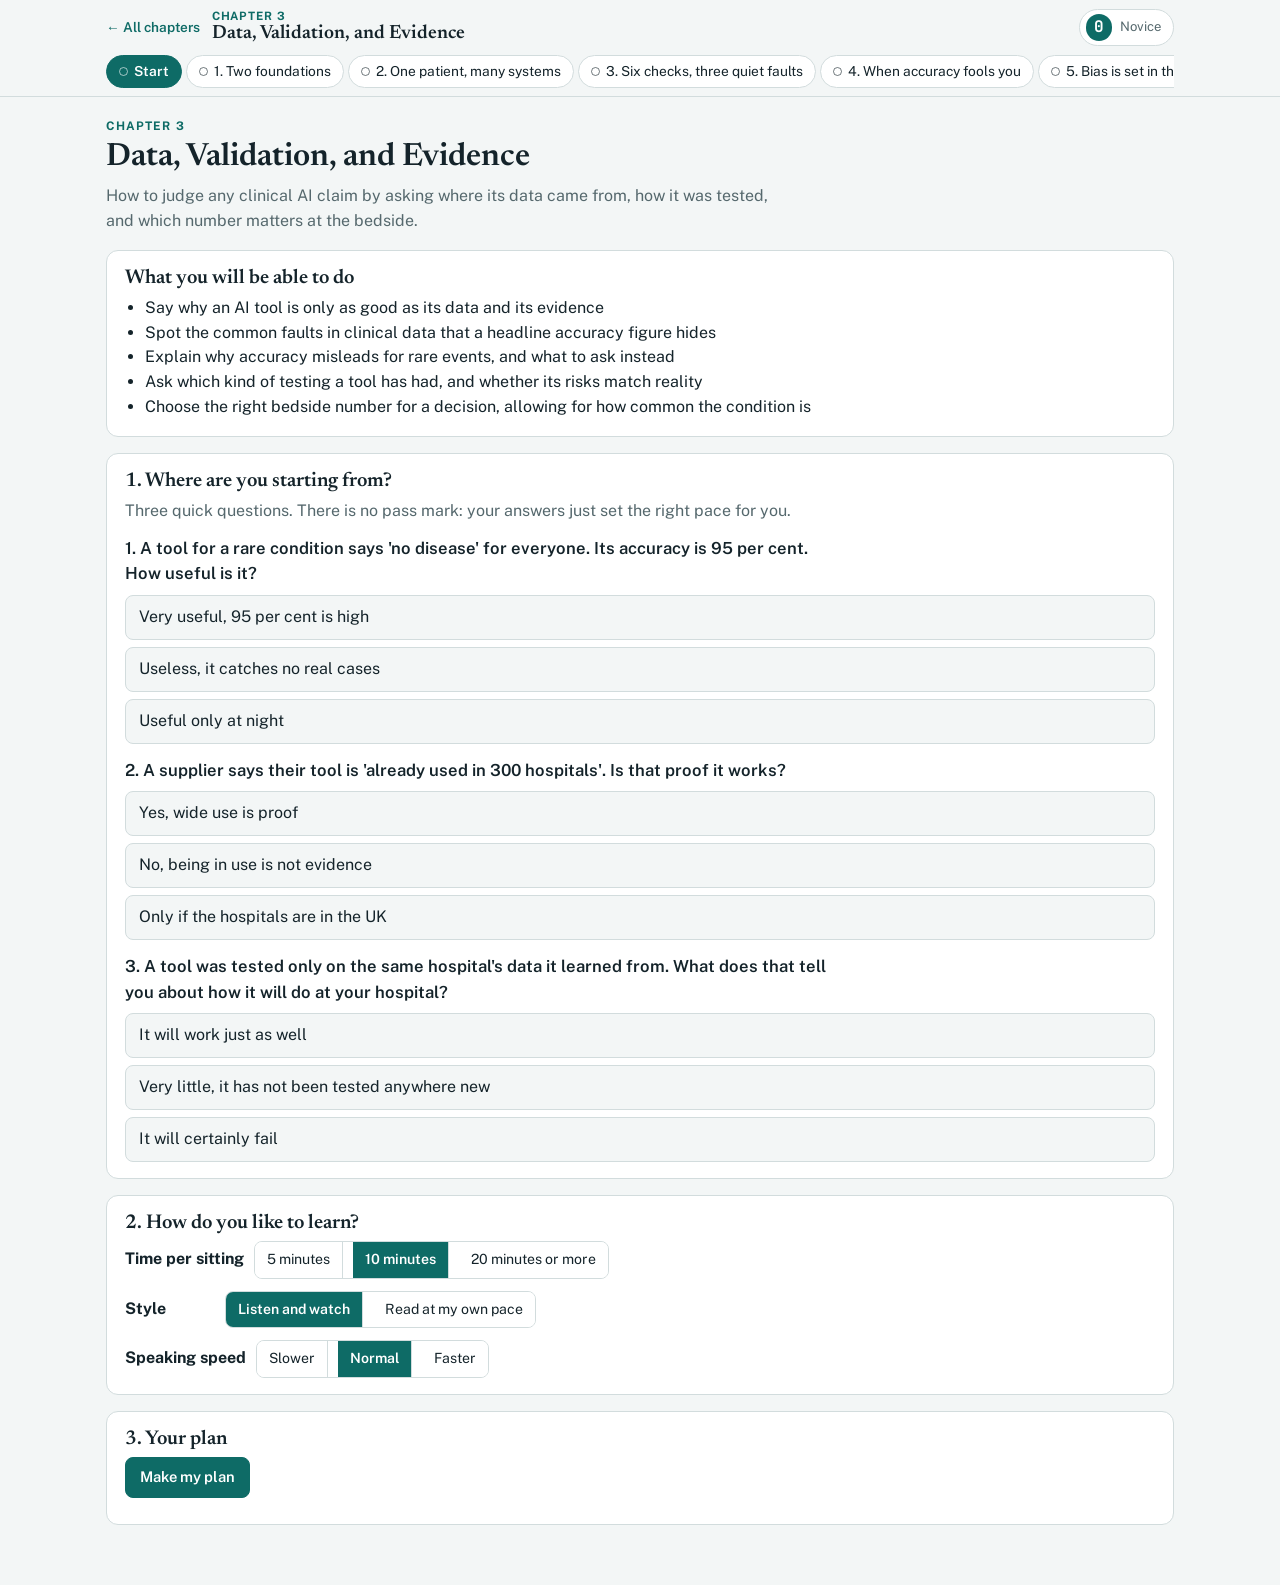
<file: index (12).html>
<!doctype html>
<html lang="en-GB">
<head>
<meta charset="utf-8">
<meta name="viewport" content="width=device-width, initial-scale=1, viewport-fit=cover">
<title>Chapter 3 · Data, Validation, and Evidence</title>
<meta name="description" content="How to judge any clinical AI claim by asking where its data came from, how it was tested, and which number matters at the bedside.">
<link rel="preconnect" href="https://fonts.googleapis.com">
<link rel="preconnect" href="https://fonts.gstatic.com" crossorigin>
<link rel="stylesheet" href="https://fonts.googleapis.com/css2?family=Newsreader:opsz,wght@6..72,500;6..72,600&family=Public+Sans:wght@400;500;600;700&family=JetBrains+Mono:wght@400;600&display=swap">
<style>
/* Layout: sticky top bar (course link, chapter, live Learning Index) + sticky top menu of lessons.
   Each lesson = Watch (slide, Sam, captions) -> Key point -> Quick check with confidence -> Case simulation.
   Start tab sets the personal plan; Final tab is the chapter case test; Progress tab shows the index and advice. */
:root{
  --bg:#F3F6F6; --surface:#FFFFFF; --surface-2:#E9EFEF; --ink:#14232A; --muted:#55686D; --line:#D2DCDD;
  --accent:#0E6B66; --accent-soft:#D6ECEA; --signal:#B97A06; --signal-soft:#F7EBD2;
  --good:#2C7A4B; --good-soft:#DCEFE3; --bad:#AE3434; --bad-soft:#F6DEDE; --info:#2D5B8A; --info-soft:#DDE8F4;
  --f-display:"Newsreader", Georgia, "Times New Roman", serif;
  --f-body:"Public Sans", "Segoe UI", Roboto, Helvetica, Arial, sans-serif;
  --f-mono:"JetBrains Mono", ui-monospace, Menlo, Consolas, monospace;
}
@media (prefers-color-scheme: dark){ :root:not([data-theme="light"]){
  --bg:#0D1618; --surface:#142124; --surface-2:#1B2B2E; --ink:#E3ECEC; --muted:#92A6A9; --line:#2A3C3F;
  --accent:#4DB6AC; --accent-soft:#183A38; --signal:#E3A53A; --signal-soft:#3A2E17;
  --good:#5CBB84; --good-soft:#18352A; --bad:#E27474; --bad-soft:#3D1F1F; --info:#7FA9D8; --info-soft:#1B2A3B; color-scheme:dark }}
:root[data-theme="dark"]{
  --bg:#0D1618; --surface:#142124; --surface-2:#1B2B2E; --ink:#E3ECEC; --muted:#92A6A9; --line:#2A3C3F;
  --accent:#4DB6AC; --accent-soft:#183A38; --signal:#E3A53A; --signal-soft:#3A2E17;
  --good:#5CBB84; --good-soft:#18352A; --bad:#E27474; --bad-soft:#3D1F1F; --info:#7FA9D8; --info-soft:#1B2A3B; color-scheme:dark }
*{box-sizing:border-box}
[hidden]{display:none!important}
body{background:var(--bg);color:var(--ink);font-family:var(--f-body);font-size:16px;line-height:1.55;margin:0}
h1,h2,h3{font-family:var(--f-display);font-weight:600;line-height:1.15;text-wrap:balance;margin:0}
p{margin:0}
button,select,input{font:inherit;color:inherit}
a{color:var(--accent)}
:focus-visible{outline:2px solid var(--accent);outline-offset:2px}
.mono{font-family:var(--f-mono);font-variant-numeric:tabular-nums}
.wrap{max-width:1100px;margin:0 auto;padding-inline:16px}
.top{position:sticky;top:env(safe-area-inset-top,0px);z-index:30;background:var(--bg);border-bottom:1px solid var(--line)}
.bar{display:flex;align-items:center;gap:12px;padding-block:9px;flex-wrap:wrap}
.bar .home{font-size:.85rem;font-weight:600;text-decoration:none;white-space:nowrap}
.bar h1{font-size:1.2rem;flex:1 1 240px;min-width:0}
.bar h1 small{display:block;font-family:var(--f-body);font-size:.72rem;font-weight:700;letter-spacing:.08em;text-transform:uppercase;color:var(--accent)}
.idx{display:flex;align-items:center;gap:8px;border:1px solid var(--line);background:var(--surface);border-radius:99px;padding:4px 12px 4px 6px;cursor:pointer}
.idx b{font-family:var(--f-mono);font-size:1rem;background:var(--accent);color:var(--surface);border-radius:99px;padding:1px 8px}
.idx span{font-size:.82rem;color:var(--muted)}
.menu{display:flex;gap:4px;overflow-x:auto;padding-bottom:8px;scrollbar-width:thin}
.menu button{flex:none;display:flex;align-items:center;gap:6px;border:1px solid var(--line);background:var(--surface);border-radius:99px;padding:5px 12px;cursor:pointer;font-size:.86rem;white-space:nowrap}
.menu button[aria-current="true"]{background:var(--accent);color:var(--surface);border-color:var(--accent);font-weight:600}
.menu .dot{width:9px;height:9px;border-radius:50%;border:1.5px solid currentColor;opacity:.6}
.menu .dot.done{background:var(--good);border-color:var(--good);opacity:1}
.menu .dot.part{background:var(--signal);border-color:var(--signal);opacity:1}
main{padding-block:20px 60px;display:flex;flex-direction:column;gap:16px}
.card{background:var(--surface);border:1px solid var(--line);border-radius:12px;padding:16px 18px;min-width:0}
.card h3{font-size:1.25rem;margin-bottom:6px}
.eyebrow{font-size:.74rem;letter-spacing:.09em;text-transform:uppercase;color:var(--accent);font-weight:700}
.lede{color:var(--muted);max-width:68ch}
.row{display:flex;gap:10px;flex-wrap:wrap;align-items:center}
.btn{border:1px solid var(--line);background:var(--surface);border-radius:8px;padding:8px 14px;cursor:pointer;font-weight:600;font-size:.92rem}
.btn:hover{border-color:var(--accent)}
.btn.primary{background:var(--accent);border-color:var(--accent);color:var(--surface)}
.btn:disabled{opacity:.45;cursor:not-allowed}
.btn.small{padding:5px 10px;font-size:.84rem}
.seg{display:inline-flex;border:1px solid var(--line);border-radius:8px;overflow:hidden;flex-wrap:wrap}
.seg button{border:0;background:var(--surface);padding:7px 12px;cursor:pointer;font-size:.88rem;border-right:1px solid var(--line)}
.seg button:last-child{border-right:0}
.seg button[aria-pressed="true"]{background:var(--accent);color:var(--surface);font-weight:600}
.steps{display:flex;gap:6px;flex-wrap:wrap}
.steps span{font-size:.8rem;padding:3px 10px;border-radius:99px;background:var(--surface-2);color:var(--muted)}
.steps span.on{background:var(--accent-soft);color:var(--accent);font-weight:700}
.steps span.ok{background:var(--good-soft);color:var(--good);font-weight:600}
.stage{position:relative;aspect-ratio:16/9;width:100%;background:#fff;border-radius:10px;overflow:hidden;border:1px solid var(--line)}
.stage img{position:absolute;inset:0;width:100%;height:100%;object-fit:contain}
.slidetag{position:absolute;left:10px;top:10px;background:rgba(10,30,34,.78);color:#fff;font-size:.75rem;padding:3px 9px;border-radius:99px;font-family:var(--f-mono)}
.bigplay{position:absolute;inset:0;display:flex;align-items:center;justify-content:center;background:rgba(8,20,22,.35);border:0;cursor:pointer;color:#fff;flex-direction:column;gap:8px;font-weight:600}
.bigplay span.c{width:72px;height:72px;border-radius:50%;background:var(--accent);display:flex;align-items:center;justify-content:center}
.speaker{display:grid;grid-template-columns:auto minmax(0,1fr);gap:14px;align-items:center;margin-top:10px}
.tutor{width:96px;aspect-ratio:1/1;border-radius:50%;background:var(--accent-soft);border:3px solid var(--surface);box-shadow:0 0 0 1px var(--line);overflow:hidden}
.tutor.speaking{box-shadow:0 0 0 3px var(--accent)}
.tutor svg{width:100%;height:100%;display:block}
.tutor-wrap{display:flex;flex-direction:column;align-items:center;gap:3px;font-size:.72rem;color:var(--muted)}
.cap{min-height:4.4em;background:var(--surface-2);border-radius:8px;padding:10px 14px;font-size:1.06rem}
.cap .w{color:var(--muted)} .cap .w.past{color:var(--ink)} .cap .w.now{background:var(--signal-soft);color:var(--ink);border-radius:3px;box-shadow:0 0 0 2px var(--signal-soft)}
.read{background:var(--surface-2);border-radius:8px;padding:12px 16px;display:flex;flex-direction:column;gap:8px;font-size:1.04rem;max-width:75ch}
.ctrls{display:flex;gap:8px;align-items:center;flex-wrap:wrap;margin-top:10px}
.ctrls .grow{flex:1}
.ctrls select{padding:6px 8px;border-radius:7px;border:1px solid var(--line);background:var(--surface);max-width:210px}
.ctrls label{font-size:.84rem;color:var(--muted);display:flex;gap:6px;align-items:center}
.key{display:grid;grid-template-columns:auto 1fr;gap:12px;align-items:start;background:var(--signal-soft);border-radius:10px;padding:12px 16px}
.key b.k{font-size:.72rem;letter-spacing:.09em;text-transform:uppercase;color:var(--signal);padding-top:3px}
.key p{font-weight:600;max-width:72ch}
.plain{background:var(--info-soft);border-radius:10px;padding:12px 16px}
.plain b{display:block;font-size:.74rem;letter-spacing:.09em;text-transform:uppercase;color:var(--info);margin-bottom:4px}
.plain ul{margin:0;padding-left:20px;display:flex;flex-direction:column;gap:3px}
.q{font-weight:600;font-size:1.04rem;max-width:72ch;margin-bottom:8px}
.conf{display:flex;gap:8px;align-items:center;flex-wrap:wrap;font-size:.86rem;color:var(--muted);margin-bottom:8px}
.opts{display:flex;flex-direction:column;gap:7px}
.opt{text-align:left;border:1px solid var(--line);background:var(--bg);border-radius:8px;padding:9px 13px;cursor:pointer}
.opt:hover:not(:disabled){border-color:var(--accent)}
.opt:disabled{cursor:default}
.opt.right{border-color:var(--good);background:var(--good-soft)}
.opt.wrong{border-color:var(--bad);background:var(--bad-soft)}
.opt.part{border-color:var(--signal);background:var(--signal-soft)}
.fb{font-size:.94rem;max-width:72ch;margin-top:8px}
.case-set{border-left:3px solid var(--accent);padding:4px 0 4px 12px;color:var(--muted);margin-bottom:12px;max-width:75ch}
.stepbox{display:flex;flex-direction:column;gap:6px;margin-top:12px}
.grid2{display:grid;grid-template-columns:repeat(2,minmax(0,1fr));gap:16px}
@media (max-width:760px){.grid2{grid-template-columns:minmax(0,1fr)}.tutor{width:72px}}
.gauge{display:flex;gap:18px;align-items:center;flex-wrap:wrap}
.gauge svg{width:150px;height:150px;flex:none}
.dims{display:flex;flex-direction:column;gap:9px;flex:1;min-width:240px}
.dim{display:grid;grid-template-columns:minmax(120px,170px) 1fr 48px;gap:10px;align-items:center;font-size:.9rem}
.dim .track{height:12px;background:var(--surface-2);border-radius:99px;overflow:hidden}
.dim .fill{height:100%;background:var(--accent);border-radius:99px}
.dim output{font-family:var(--f-mono);text-align:right;font-size:.85rem}
.ladder{display:grid;grid-template-columns:repeat(4,minmax(0,1fr));gap:6px;margin-top:12px}
.ladder div{border-radius:8px;padding:8px;font-size:.8rem;text-align:center;background:var(--surface-2);color:var(--muted)}
.ladder div.on{background:var(--accent);color:var(--surface);font-weight:700}
@media (max-width:560px){.ladder{grid-template-columns:repeat(2,minmax(0,1fr))}}
table.t{width:100%;border-collapse:collapse;font-size:.9rem}
table.t th,table.t td{text-align:left;padding:7px 8px;border-bottom:1px solid var(--line)}
table.t th{font-size:.74rem;letter-spacing:.06em;text-transform:uppercase;color:var(--muted)}
.tablewrap{overflow-x:auto}
.pill{display:inline-flex;border-radius:99px;padding:2px 9px;font-size:.78rem;font-weight:600;background:var(--surface-2)}
.pill.good{background:var(--good-soft);color:var(--good)} .pill.bad{background:var(--bad-soft);color:var(--bad)} .pill.warn{background:var(--signal-soft);color:var(--signal)} .pill.acc{background:var(--accent-soft);color:var(--accent)}
.advice{display:flex;flex-direction:column;gap:8px}
.advice div{display:flex;gap:10px;align-items:flex-start;background:var(--surface-2);border-radius:8px;padding:9px 12px}
.plan{display:flex;flex-direction:column;gap:6px}
.plan div{display:flex;gap:10px;align-items:baseline;flex-wrap:wrap}
.plan b{min-width:90px}
.foot{font-size:.8rem;color:var(--muted);max-width:80ch}
input[type=text]{padding:8px 10px;border-radius:8px;border:1px solid var(--line);background:var(--bg);min-width:0;width:260px;max-width:100%}
@media (max-width:600px){.bar{gap:8px;padding-block:6px}.bar h1{font-size:1rem;flex-basis:150px}.bar h1 small{font-size:.66rem}.idx span{display:none}.bar .home{font-size:.78rem}}
@media (prefers-reduced-motion:reduce){*{transition:none!important;animation:none!important}}
</style>
</head>
<body>


<header class="top"><div class="wrap">
  <div class="bar">
    <a class="home" href="../index.html">← All chapters</a>
    <h1 id="chTitle"><small id="chNum"></small><span></span></h1>
    <button class="idx" id="idxChip" type="button" title="Your learning index for this chapter"><b id="idxVal">0</b><span id="idxLvl">Novice</span></button>
  </div>
  <nav class="menu" id="menu" aria-label="Chapter sections"></nav>
</div></header>
<main class="wrap" id="main"></main>

<script>
const CH = {"id": "ch03", "num": "3", "title": "Data, Validation, and Evidence", "summary": "How to judge any clinical AI claim by asking where its data came from, how it was tested, and which number matters at the bedside.", "outcomes": ["Say why an AI tool is only as good as its data and its evidence", "Spot the common faults in clinical data that a headline accuracy figure hides", "Explain why accuracy misleads for rare events, and what to ask instead", "Ask which kind of testing a tool has had, and whether its risks match reality", "Choose the right bedside number for a decision, allowing for how common the condition is"], "starter": [{"q": "A tool for a rare condition says 'no disease' for everyone. Its accuracy is 95 per cent. How useful is it?", "o": ["Very useful, 95 per cent is high", "Useless, it catches no real cases", "Useful only at night"], "a": 1}, {"q": "A supplier says their tool is 'already used in 300 hospitals'. Is that proof it works?", "o": ["Yes, wide use is proof", "No, being in use is not evidence", "Only if the hospitals are in the UK"], "a": 1}, {"q": "A tool was tested only on the same hospital's data it learned from. What does that tell you about how it will do at your hospital?", "o": ["It will work just as well", "Very little, it has not been tested anywhere new", "It will certainly fail"], "a": 1}], "lessons": [{"title": "Two foundations", "minutes": 2, "slides": [{"img": 3, "say": ["Welcome to Chapter 3, Data, Validation, and Evidence. I'm Sam, your tutor.", "This chapter gives you a habit of mind for the whole course. You need no maths.", "Here is the big idea. An AI tool is only as good as two things. The data it learned from, and the evidence that it really works.", "A striking fact shows why. In 2020, researchers reviewed more than two hundred models that predicted COVID-19 outcomes. Almost all were judged unfit for clinical use.", "The maths was not the problem. The data and the testing were weak. So method, not maths, usually decides whether a tool helps a patient.", "The first foundation is data. Clinical data is a by-product of care. Busy people typed it into systems built for billing and booking, not for building models. So it is rich but messy.", "And more data does not fix this. A huge dataset from one unusual hospital simply repeats that hospital's habits more loudly.", "The second foundation is evidence. Testing a tool only on the data it was built from is like marking your own homework.", "Two traps to remember. A tool used in hundreds of hospitals is not proven by that. And regulatory approval is not clinical proof.", "If either foundation is weak, no clever algorithm can rescue the result."]}], "keyPoint": "A clinical AI tool is only as good as the data it learned from and the evidence that it works. Method, not maths, decides.", "plain": ["Two foundations: the data behind the tool, and the proof that it works.", "Clinical data was typed in for billing and booking, so it is messy.", "More data from the wrong place does not fix bias. It makes it louder.", "Being in use, or being approved, is not the same as being proven."], "check": {"q": "Why were most of the 200-plus COVID-19 prediction models judged unfit for use?", "o": ["The data and the testing behind them were weak", "The maths inside them was wrong", "They ran too slowly"], "a": 0, "e": "The review found weak data and weak testing, not bad maths. Method, not mathematics, decided.", "retry": {"q": "A tool learned from a huge dataset from one unusual hospital. What does the size of the data do to any bias in it?", "o": ["Removes it", "Makes it louder", "Has no effect"], "a": 1, "e": "Scale magnifies whatever is in the data, bias included. More data from the wrong place does not help."}}, "scenario": {"title": "The supplier's opening line", "setting": "A supplier presents a deterioration tool to your ward managers. Their first slide says: 'Used in 400 hospitals. CE marked. 94 per cent accurate.'", "steps": [{"prompt": "A colleague says 'four hundred hospitals, that settles it'. What do you say?", "choices": [{"t": "Agree. That many hospitals cannot be wrong", "s": 0, "fb": "Being in use is not evidence. A widely used sepsis tool did far worse when finally tested properly."}, {"t": "Ask what data it learned from and how it was tested", "s": 2, "fb": "Right. Those are the two foundations every claim rests on."}, {"t": "Ask how much it costs", "s": 1, "fb": "Fair to ask, but cost does not tell you whether it works."}]}, {"prompt": "The supplier says the CE mark proves it is clinically effective. Is that right?", "choices": [{"t": "Yes, approval is clinical proof", "s": 0, "fb": "No. Approval is not the same as proof that patients do better."}, {"t": "No, approval is not the same as evidence that patients do better", "s": 2, "fb": "Right. Keep the two questions separate: is it approved, and is it proven?"}, {"t": "Only if the approval is recent", "s": 0, "fb": "The date does not change the point. Approval is not clinical proof."}]}]}}, {"title": "One patient, many systems", "minutes": 2, "slides": [{"img": 4, "say": ["Look at this picture from left to right.", "On the left is one patient. Their data is scattered across the GP system, the hospital record, the lab, the imaging archive, a wearable and a registry.", "Each system uses its own codes, its own patient numbers and its own units.", "In the middle is the fix. Think of it as a set of shared dictionaries, so every system means the same thing by the same word.", "You may hear the names. FHIR moves records between systems. SNOMED names clinical ideas. LOINC codes lab tests. ICD codes diagnoses. DICOM holds images.", "This is not just plumbing. Imagine a sepsis tool trained at a hospital that records lactate in one unit. A second hospital uses a different unit. The tool quietly gets every lactate wrong.", "Mapping both hospitals to the same code and the same unit is what lets the tool move safely.", "On the right is the prize. A clean, labelled, de-identified set of patients who look like the people the tool will serve.", "It is much harder to build than the mountain of raw data suggests. And notice the red dot. Bias can creep in at every arrow along the way."]}], "keyPoint": "One patient's data is scattered across many systems. Shared codes and units let it be joined up safely, but bias can enter at every step.", "plain": ["GP, hospital, lab, imaging, wearables and registries all hold bits of one patient.", "Shared dictionaries, such as SNOMED and LOINC, make them speak the same language.", "A lab unit that differs between hospitals can silently break a tool.", "The clean, representative dataset on the right is the hard part."], "check": {"q": "Two hospitals want to pool lab results, but each uses its own local test codes. Which standard is designed to code lab tests?", "o": ["DICOM", "ICD", "LOINC"], "a": 2, "e": "LOINC codes lab tests. DICOM is for images and ICD is for diagnoses.", "retry": {"q": "Why can a sepsis tool trained at one hospital fail at another?", "o": ["The second hospital may record a lab test in a different unit", "Sepsis is different in different towns", "Computers forget over time"], "a": 0, "e": "If lactate is recorded in a different unit, the tool reads every value wrongly. Shared codes and units fix this."}}, "scenario": {"title": "Sharing a tool across two trusts", "setting": "Your trust wants to adopt a kidney injury alert built by a neighbouring trust. Their lab reports creatinine in different units from yours.", "steps": [{"prompt": "What is the first risk to raise?", "choices": [{"t": "The tool may read your creatinine values wrongly", "s": 2, "fb": "Right. A unit mismatch can silently break every prediction."}, {"t": "The tool will be too slow", "s": 0, "fb": "Speed is not the issue. The units are."}, {"t": "Your patients are a different age mix", "s": 1, "fb": "Worth checking later, but the unit mismatch would break the tool outright."}]}, {"prompt": "The IT lead asks what would fix it. What do you suggest?", "choices": [{"t": "Ask staff to convert the numbers in their heads", "s": 0, "fb": "Unsafe. The tool reads the record directly, not the staff's conversions."}, {"t": "Map both labs to the same code and unit before the tool reads them", "s": 2, "fb": "Right. A shared code and a common unit let the tool move safely."}, {"t": "Switch the alert off for lab results", "s": 0, "fb": "That removes the main signal the tool depends on."}]}]}}, {"title": "Six checks, three quiet faults", "minutes": 3, "slides": [{"img": 5, "say": ["Data quality sounds vague. Here it becomes six questions.", "Completeness. Are the values there? Accuracy. Are they right? A mis-typed weight, or a note copied forward, spreads silently.", "Consistency. Is the same thing recorded the same way? Two units for one lab test is the classic fault.", "Timeliness. Is it up to date? Think of an allergy list that is months old.", "Representativeness. Does the sample look like the people the tool will serve? Provenance. Do we know where each value came from?", "None of these faults shows up in a headline accuracy figure. Run through the six before trusting a dataset."]}, {"img": 6, "say": ["Three of these faults fool people most often.", "First, missing data. In medicine a gap is not neutral. A test is usually ordered because someone was worried. So whether a result exists at all carries meaning. Handled carelessly, that can mislead a tool.", "Second, provenance, the history of each value. If a hospital swaps its lab analyser mid-study, the inputs shift and no error message appears. The fix is to record every change.", "Third, ground truth. That is the answer key the tool learns from. It is often shakier than it looks. A billing code standing in for a diagnosis, or two experts who disagree.", "If the answer key is wrong, even a perfect tool learns the wrong lesson. Ask how the answers were decided."]}], "keyPoint": "Six quality checks: complete, accurate, consistent, timely, representative, and with a known origin. Missing data, origin and the answer key fool people most.", "plain": ["Six checks: are values there, right, recorded the same way, up to date, like your patients, and traceable?", "A missing test often means nobody was worried. The gap itself carries meaning.", "Provenance: the history of each value. A swapped analyser shifts inputs silently.", "Ground truth is the answer key. If it is wrong, the tool learns the wrong lesson."], "check": {"q": "A tool learned its 'answers' from billing codes rather than confirmed diagnoses. What is the risk?", "o": ["The tool will run more slowly", "Billing codes are always more accurate", "The answer key may be wrong, so the tool learns the wrong lesson"], "a": 2, "e": "Ground truth is the answer key. A billing code is a weak stand-in for a diagnosis, so even a perfect tool can learn wrongly.", "retry": {"q": "Why is a missing blood result in a record not just an empty gap?", "o": ["Because the computer deletes old results", "Because tests are usually ordered when someone is worried, so the gap carries meaning", "Because missing results are always errors"], "a": 1, "e": "In medicine, whether a test was done at all tells you something about the patient."}}, "scenario": {"title": "The lab changed its machine", "setting": "You sit on a group reviewing a readmission tool built from three years of trust data. A pathology colleague mentions that the lab replaced its main analyser halfway through that period.", "steps": [{"prompt": "Why does this matter for the tool?", "choices": [{"t": "It does not. A machine is a machine", "s": 0, "fb": "It matters. Results from the two analysers may differ, shifting the tool's inputs silently."}, {"t": "Results may differ between the old and new analyser, without any warning", "s": 2, "fb": "Right. This is a provenance problem. Nothing flags it unless someone recorded the change."}, {"t": "Newer machines are always better, so later data is more trustworthy", "s": 1, "fb": "Perhaps, but the point is the shift between the two periods, which the tool was never told about."}]}, {"prompt": "What do you ask the data team?", "choices": [{"t": "Did you record when the analyser changed, and check the results before and after?", "s": 2, "fb": "Right. Recording every change to the data is the fix for provenance problems."}, {"t": "Can you make the tool run faster?", "s": 0, "fb": "Not relevant to this fault."}, {"t": "Can you add more years of data?", "s": 0, "fb": "More data does not fix a hidden shift. Recording the change does."}]}]}}, {"title": "When accuracy fools you", "minutes": 2, "slides": [{"img": 7, "say": ["Here is the commonest way a bad tool looks good.", "Most clinical events are rare. In this picture, ninety-five in a hundred patients do not have the condition. Five do.", "A lazy tool that says no disease for everyone is right ninety-five times in a hundred. And it catches not a single real case. High accuracy, zero value. This is called the accuracy paradox.", "So for rare events we ask two better questions. Recall: of the patients who truly had it, how many did we catch? Precision: of the alarms we raised, how many were real?", "Let's work the example at the bottom. A ward of a thousand patients. Twenty will deteriorate.", "Tool A flags fifty patients and catches sixteen of the twenty. Its recall is eighty per cent. But its precision is only thirty-two per cent. Two in three of its alarms are false.", "Tool B flags eighteen and catches twelve. Its precision is higher, about two in three. But its recall is sixty per cent. It misses two in five of the patients who deteriorate.", "Which is better? Neither, on its own. It depends on whether a missed patient or a false alarm costs more on your ward.", "And both tools score well over ninety-five per cent accuracy. That one number hides the whole difference."]}], "keyPoint": "For rare events, accuracy misleads. Ask recall, how many real cases were caught, and precision, how many alarms were real.", "plain": ["Rare event plus lazy tool equals high accuracy and no value.", "Recall: of the real cases, how many did it catch?", "Precision: of its alarms, how many were real?", "Choosing between tools depends on whether a miss or a false alarm costs more."], "check": {"q": "On a ward of 1,000, 20 patients deteriorate. A tool flags 50 and catches 16. What is its precision?", "o": ["80 per cent", "96 per cent", "32 per cent"], "a": 2, "e": "Precision is the share of alarms that were real: 16 out of 50 is 32 per cent. Eighty per cent is its recall.", "retry": {"q": "A condition affects 5 in 100 patients. A tool says 'no disease' for everyone. What is its accuracy, and how many cases does it catch?", "o": ["95 per cent, and none", "5 per cent, and all of them", "50 per cent, and half"], "a": 0, "e": "It is right for the 95 who are well and wrong for the 5 who are ill. High accuracy, no cases caught."}}, "scenario": {"title": "Two deterioration tools", "setting": "Your acute medical unit is choosing between two deterioration tools. Tool A catches most deteriorating patients but two in three of its alarms are false. Tool B raises few false alarms but misses two in five deteriorating patients.", "steps": [{"prompt": "The supplier of each says 'over 96 per cent accurate'. What does that tell you?", "choices": [{"t": "They are equally good", "s": 0, "fb": "No. Accuracy hides the whole difference between them when the event is rare."}, {"t": "Almost nothing, because deterioration is rare", "s": 2, "fb": "Right. Both would score high even if they were poor. Look at recall and precision instead."}, {"t": "Tool A is better", "s": 0, "fb": "Accuracy alone cannot tell you that."}]}, {"prompt": "On your unit, a missed deterioration is far more serious than a false alarm, and staff can cope with extra checks. Which tool?", "choices": [{"t": "Tool A, with the higher recall", "s": 2, "fb": "Right. When a miss costs most and the team can absorb false alarms, recall should win."}, {"t": "Tool B, with the higher precision", "s": 1, "fb": "Fewer false alarms, but it misses two in five patients, which you said matters most."}, {"t": "Neither, because neither is perfect", "s": 0, "fb": "No tool is perfect. The choice depends on which error costs more here."}]}]}}, {"title": "Bias is set in the design", "minutes": 2, "slides": [{"img": 8, "say": ["Imbalance is a numbers problem. Bias is different. It is a fairness problem, and it gets in at the design stage. There are four main routes.", "Selection bias is about who is in the data at all. People who never reach care are invisible to it.", "Label bias is about how the outcome was recorded. In a well known case, a tool used healthcare cost as a stand-in for healthcare need. Less had historically been spent on Black patients. So the tool decided they needed less help, and under-served them.", "Spectrum bias happens when the mix of patients in the data differs from your clinic. A referral clinic is not a screening population.", "Historical bias means past unfairness gets baked into future predictions.", "Here is an example. A tool flags patients for extra support. It learned from who received support in the past. If access was unequal, it learns to recommend support for those who already got it. It widens the very gap it was meant to close.", "Notice the fault is in the question the data answered, not in the algorithm. So bias must be checked at design. It cannot be patched on at the end.", "And always ask for results split by age, sex, ethnicity and site, not just one average."]}], "keyPoint": "Bias enters through who is in the data and how the outcome was defined. Check it at design, and ask for results by group.", "plain": ["Selection: who is in the data at all?", "Label: was the outcome a fair stand-in? Cost is not the same as need.", "Spectrum: does the case mix match your clinic?", "Historical: past unfairness repeated as future predictions.", "Ask for results split by age, sex, ethnicity and site."], "check": {"q": "A tool used healthcare cost as a stand-in for need, and under-served Black patients. Which kind of bias is this?", "o": ["Label or measurement bias", "Selection bias", "Spectrum bias"], "a": 0, "e": "The outcome was defined badly. Cost stood in for need, and the two were not the same for every group.", "retry": {"q": "When is the best time to look for bias in an AI tool?", "o": ["After it has gone live", "At the design stage", "Never, bias cannot be found"], "a": 1, "e": "Bias comes from the question the data answered, so it must be examined at design, not patched at the end."}}, "scenario": {"title": "The community support tool", "setting": "Your integrated care board is offered a tool to pick patients for extra community support. It learned from five years of records of who received support in the past.", "steps": [{"prompt": "What is the main worry?", "choices": [{"t": "The tool may just recommend support for groups who already got it", "s": 2, "fb": "Right. If past access was unequal, the tool learns the unfairness and repeats it."}, {"t": "Five years is not enough data", "s": 0, "fb": "The amount is not the issue. The question the data answered is."}, {"t": "The tool may be slow", "s": 0, "fb": "Speed is not the concern here."}]}, {"prompt": "What do you ask the supplier for?", "choices": [{"t": "A faster version", "s": 0, "fb": "Not relevant."}, {"t": "Results split by age, sex, ethnicity and area", "s": 2, "fb": "Right. One average hides who the tool serves badly."}, {"t": "A promise that the algorithm is fair", "s": 1, "fb": "A promise is not evidence. Ask for the results by group."}]}]}}, {"title": "Does it travel, and did it cheat?", "minutes": 3, "slides": [{"img": 9, "say": ["How do we know a tool really works? We test it on harder and harder data. Follow the pipeline from left to right.", "First, internal validation. The team splits its own data and tests on the part it held back. This only catches a tool that memorised its training cases. It cannot show whether the tool travels.", "External validation does. A different time, a different hospital, or a different system. Performance almost always drops here.", "A tool can pass one and fail another. Still accurate next year at the same hospital, yet failing today across the city. So when you hear externally validated, ask: which kind?", "Underneath sits reproducibility. Unless the data, code and settings are written down, nobody can rebuild or check the result."]}, {"img": 11, "say": ["Now the commonest way good results mislead: leakage. Information the tool could not have at the moment of prediction sneaks into its training.", "Three forms. The same patient in both training and test data. Preparing the whole dataset before splitting it. And a clue that secretly holds the answer, like a treatment given only after the diagnosis.", "The defence: split first, by patient, site or time. Do everything else inside the training part only. Trust external testing most.", "If a result looks too good to be true, suspect leakage and ask how the data were divided."]}], "keyPoint": "Internal testing only catches memorising. Ask which kind of external test was done, and if results look too good, suspect leakage.", "plain": ["Internal validation: tested on its own data. Proves little.", "External validation: a new time, a new place or a new system. Ask which.", "Leakage: the answer sneaks into training, so results look brilliant then collapse.", "Too good to be true? Ask how the data were split."], "check": {"q": "A tool still works well on next year's data at the hospital that built it. Your hospital across the city wants it. What should you ask?", "o": ["Has it been tested at a different site, not just a later time?", "Nothing, it is externally validated", "How many layers does it have?"], "a": 0, "e": "Passing a test over time is not the same as passing a test at a new place. Ask which kind of external test was done.", "retry": {"q": "A team reports near-perfect results. The same patients appear in both the training and the test data. What is this?", "o": ["Good practice", "Leakage", "External validation"], "a": 1, "e": "The tool memorised individuals. That is leakage, and the result is not real."}}, "scenario": {"title": "The 99 per cent paper", "setting": "At journal club a registrar presents a paper. A tool predicts a diagnosis with 99 per cent accuracy. One of its inputs is a drug that is only prescribed after that diagnosis is made.", "steps": [{"prompt": "What is your first thought?", "choices": [{"t": "Impressive, we should adopt it", "s": 0, "fb": "Too good to be true usually is. Look at how the result was produced."}, {"t": "That drug gives away the answer, so this is leakage", "s": 2, "fb": "Right. The tool would never have that information at the moment of prediction."}, {"t": "The sample was probably too small", "s": 1, "fb": "Maybe, but the bigger problem is a clue that holds the answer."}]}, {"prompt": "The authors say it was 'validated'. What do you ask?", "choices": [{"t": "Was it tested on data from another time or place, and how were the data split?", "s": 2, "fb": "Right. Internal testing cannot show whether a tool travels, and the split reveals leakage."}, {"t": "Which journal published it?", "s": 0, "fb": "Not a question about evidence."}, {"t": "Was it tested on the same data it learned from?", "s": 1, "fb": "Useful, but you also need to know whether it was tested anywhere new."}]}]}}, {"title": "Do the risks match reality?", "minutes": 2, "slides": [{"img": 10, "say": ["There are two different ways a risk tool can be good.", "Discrimination asks: can it rank sicker patients above less sick ones? That is the area under the curve, the number people love to quote.", "Calibration asks something different. When it says ten per cent risk, does the event really happen to about ten in a hundred such patients?", "On the plot, the dashed diagonal is perfect calibration. Predicted risk equals what happened. The red curve is an over-confident tool. It says high risk, but the real rate is lower, so it sags below the line.", "Why does this matter at the bedside? Suppose a tool says ten per cent, but only three in a hundred patients actually have the event. The ranking may be fine. Yet every risk it quotes is about three times too high.", "A clinician counselling patients on those numbers acts on a false picture, and over-treats.", "The good news. You can recalibrate the tool to your local patients without rebuilding it. It is routine, but easily forgotten when a tool moves between hospitals.", "So never settle for the area under the curve alone. Ask whether the risks match reality."]}], "keyPoint": "Ranking patients well is not the same as getting the risks right. A tool that says ten per cent should be right about ten times in a hundred.", "plain": ["Discrimination: can it put sicker patients above less sick ones?", "Calibration: when it says ten per cent, does it happen ten times in a hundred?", "A tool can rank perfectly and still overstate every risk.", "Recalibrate to local patients when a tool moves. No rebuild needed."], "check": {"q": "A tool predicts 10 per cent risk for a group in which only 3 per cent have the event. What is the problem?", "o": ["Poor discrimination", "Poor calibration, so the risks are overstated", "Leakage"], "a": 1, "e": "The ranking may be fine, but the risks are about three times too high. That is a calibration problem, fixed by recalibrating locally.", "retry": {"q": "A tool says a patient has a 70 per cent risk. If it is well calibrated, what should you expect?", "o": ["About 70 in 100 such patients have the event", "The tool is 70 per cent accurate", "The patient certainly has the event"], "a": 0, "e": "Calibration means the stated risk matches how often the event really happens."}}, "scenario": {"title": "Counselling on a risk score", "setting": "A new surgical risk tool, built in another country, tells patients their risk of a complication. The surgical audit lead notices it quotes 10 per cent for a group where your audit shows 3 per cent.", "steps": [{"prompt": "A consultant says 'but its area under the curve is excellent, so it must be fine'. What is wrong with that?", "choices": [{"t": "Nothing, a high area under the curve means the risks are right", "s": 0, "fb": "No. Ranking well and quoting the right number are different things."}, {"t": "Ranking well does not mean the quoted risks are right", "s": 2, "fb": "Right. Good discrimination with poor calibration still misleads patients."}, {"t": "The area under the curve must have been calculated wrongly", "s": 0, "fb": "No reason to think so. Ranking and calibration are separate."}]}, {"prompt": "What is the practical fix?", "choices": [{"t": "Scrap the tool and build a new one", "s": 0, "fb": "Not needed. The ranking is sound."}, {"t": "Recalibrate it to your own patients", "s": 2, "fb": "Right. Recalibration adjusts the numbers without rebuilding the tool."}, {"t": "Tell patients to divide the number by three", "s": 1, "fb": "Crude and error-prone. Recalibrate the tool properly instead."}]}]}}, {"title": "The ladder of evidence", "minutes": 3, "slides": [{"img": 12, "say": ["Medicine ranks evidence by how well a study controls bias. Clinical AI needs the same discipline. Read the pyramid from the bottom up.", "At the base, testing on past data the team already had. Necessary, but weak. Next, external validation at a new place or time.", "Then a silent trial. The tool runs on real patients in real time, but nobody acts on it yet.", "Above that, a randomised trial. Does using the tool improve what happens to patients? At the top, a review that pools good studies.", "Each rung has its own reporting checklist. TRIPOD plus AI and PROBAST for building and judging a model. DECIDE-AI for early live testing. SPIRIT-AI and CONSORT-AI for trials.", "A supplier's score of nought point nine four means very different things on different rungs. Ask where on the pyramid it sits.", "Most clinical AI never leaves the bottom rungs. One widely used sepsis tool, finally tested externally, did far worse than its reputation."]}, {"img": 15, "say": ["The checklists help a great deal. But a study can tick every box and still describe a biased tool tested only on its own data.", "The checklist makes that visible. You must act on it.", "Use them in order. Name the study design, apply the matching checklist, judge the risk of bias, then check the numbers against the decision. They shape judgement. They do not replace it."]}], "keyPoint": "Ask where a study sits on the evidence ladder. Checklists make weaknesses visible, but you must act on them.", "plain": ["Bottom rung: tested on its own past data. Top rung: trials showing patients do better.", "The same score means different things on different rungs.", "A silent trial runs the tool live without acting on it.", "Checklists like TRIPOD plus AI make flaws visible. They do not remove them."], "check": {"q": "A tool runs silently on live admissions for three months without changing care. Where is this on the evidence ladder?", "o": ["Testing on past data", "A silent, prospective trial", "A randomised trial"], "a": 1, "e": "Running live without acting on it is a silent or shadow trial. It sits above past-data testing but below a randomised trial.", "retry": {"q": "Which study design shows whether using a tool actually improves patient outcomes?", "o": ["Testing on the team's own past data", "External validation", "A randomised trial"], "a": 2, "e": "Only a trial where the tool is used shows whether patients do better, not just whether predictions are accurate."}}, "scenario": {"title": "The board paper", "setting": "A board paper proposes buying a sepsis tool. Its evidence section says: 'Area under the curve 0.94, fully compliant with the TRIPOD plus AI reporting checklist.'", "steps": [{"prompt": "What does the checklist compliance tell you?", "choices": [{"t": "The tool is proven to work", "s": 0, "fb": "No. A checklist makes the study clear to read. It does not make the tool good."}, {"t": "The study is clearly reported, but could still describe a weak tool", "s": 2, "fb": "Right. Compliance is a floor, not a guarantee."}, {"t": "The tool has passed a randomised trial", "s": 0, "fb": "No. TRIPOD plus AI covers model development, not trials."}]}, {"prompt": "What do you ask before the vote?", "choices": [{"t": "Which rung of the ladder does the 0.94 come from?", "s": 2, "fb": "Right. The same number means very different things at different rungs."}, {"t": "Who designed the logo?", "s": 0, "fb": "Not relevant."}, {"t": "Is 0.94 higher than the competitor?", "s": 1, "fb": "Comparing scores is pointless until you know how each was obtained."}]}]}}, {"title": "Four bedside numbers", "minutes": 3, "slides": [{"img": 13, "say": ["Every number here comes from one table: what the tool predicted, against what was true.", "Sensitivity: of the people with the disease, how many did we catch? It matters most when missing a case is dangerous.", "Specificity: of the people without it, how many did we rightly clear? It matters when false alarms are costly.", "Positive predictive value: if the tool flags someone, how likely is it real? That is the bedside question when an alarm fires.", "Negative predictive value: if it clears someone, how safe is that reassurance?"]}, {"img": 14, "say": ["The last two move with how common the condition is. Keep the test fixed at ninety per cent sensitivity and ninety per cent specificity.", "Where one in ten people have the condition, about half the alarms are real. Where one in a hundred have it, more than nine in ten alarms are false.", "The test has not changed. Only the patients have. So a tool proven in a referral clinic can mislead badly in screening. Always ask how common the condition was when that was measured."]}, {"img": 16, "say": ["To finish, six questions for any AI claim. Where did the data come from? Could imbalance or bias distort it? Was it tested where it will be used? Do its risks match reality? How strong is the evidence? Which number matters here?", "A modest tool, well tested for a narrow job and watched in use, beats an ambitious one resting on one past result.", "Well done. Now try the final case test."]}], "keyPoint": "When an alarm fires, ask how likely it is real. That answer depends on how common the condition is where you work.", "plain": ["Sensitivity: of the ill, how many caught? Specificity: of the well, how many cleared?", "Positive predictive value: if flagged, how likely is disease?", "The rarer the condition, the more alarms are false, even with the same test.", "Six questions: data, bias, tested where used, risks match, evidence rung, right number at this prevalence."], "check": {"q": "A screening tool has 90 per cent sensitivity and specificity. Only 1 in 100 people have the disease. Roughly how many alarms are false?", "o": ["About one in ten", "About half", "More than nine in ten"], "a": 2, "e": "At one in a hundred, only about eight in a hundred alarms are real. The rest are false, though the test is unchanged.", "retry": {"q": "An alarm fires on your patient. Which number tells you how likely it is that the patient really has the condition?", "o": ["Positive predictive value", "Sensitivity", "Specificity"], "a": 0, "e": "Positive predictive value answers the bedside question: if flagged, how likely is disease?"}}, "scenario": {"title": "From the clinic to the screening van", "setting": "A heart failure detection tool worked well in a specialist clinic, where three in ten patients had the condition. Your practice wants to use it to screen everyone over 65, where about one in fifty has it.", "steps": [{"prompt": "What will happen to the alarms?", "choices": [{"t": "Most will still be real", "s": 0, "fb": "No. With a rare condition, false alarms outnumber real ones."}, {"t": "Most will be false, even though the tool is unchanged", "s": 2, "fb": "Right. Predictive value falls as the condition gets rarer."}, {"t": "The tool will stop working completely", "s": 0, "fb": "It still works. It just produces far more false alarms."}]}, {"prompt": "What do you ask the supplier?", "choices": [{"t": "What is the accuracy?", "s": 0, "fb": "Accuracy hides the problem."}, {"t": "Of people flagged in a practice like ours, how many really have it?", "s": 2, "fb": "Right. That is positive predictive value at your prevalence."}, {"t": "How quickly does it give a result?", "s": 1, "fb": "Useful later. First find out how many alarms will be false."}]}]}}], "test": [{"q": "A supplier says their tool must be good because 400 hospitals use it. Best response?", "o": ["Ask for the data and the testing behind it, because being in use is not evidence", "Agree, wide use is proof", "Accept it if it is also approved"], "a": 0, "e": "Being in use and being approved are not the same as being proven.", "lesson": 0}, {"q": "A team adds five more years of data from the same unusual hospital to fix bias. What happens?", "o": ["The bias gets louder, not fixed", "The bias disappears", "The tool becomes fair"], "a": 0, "e": "Scale magnifies whatever is in the data, bias included.", "lesson": 0}, {"q": "A tool built at one trust reads a lab value in a unit your trust does not use. What is the risk?", "o": ["Nothing, computers convert units automatically", "It may read every value wrongly without any warning", "It will refuse to run"], "a": 1, "e": "A unit mismatch silently breaks the tool. Shared codes and units fix this.", "lesson": 1}, {"q": "A hospital changed its coding rules halfway through the data used to build a tool, and nobody recorded it. Which quality check has failed?", "o": ["Timeliness", "Completeness", "Provenance"], "a": 2, "e": "Provenance is knowing where each value came from and what changed. An unrecorded change shifts inputs silently.", "lesson": 2}, {"q": "A tool for a condition affecting 5 in 100 patients reports 95 per cent accuracy. What could explain this with no clinical value at all?", "o": ["It may simply say 'no disease' for everyone", "It must be very well calibrated", "It must have been tested externally"], "a": 0, "e": "Predicting the common answer scores high and catches no cases: the accuracy paradox.", "lesson": 3}, {"q": "A tool to pick patients for extra support learned from who got support in the past, when access was unequal. Most likely result?", "o": ["It may widen the existing gap", "It will close the gap", "Its only problem is class imbalance"], "a": 0, "e": "Historical bias in the data is repeated as future predictions.", "lesson": 4}, {"q": "A team fills in missing values across the whole dataset, then splits it into training and test, and reports near-perfect results. Suspect first…", "o": ["Spectrum bias", "Poor timeliness", "Leakage"], "a": 2, "e": "Preparing data before the split lets test information leak into training.", "lesson": 5}, {"q": "A tool was 'externally validated' on next year's data at the same hospital. A neighbouring trust wants it now. What should they ask?", "o": ["Nothing more, it is externally validated", "Was it cross-validated on its own data?", "Was it tested at a different site, not just a later time?"], "a": 2, "e": "A tool can pass a test over time and fail a test at a new place. Ask which kind was done.", "lesson": 5}, {"q": "A tool ranks patients very well but says 20 per cent risk where only 7 in 100 have the event. Main clinical risk?", "o": ["It will rank patients in the wrong order", "Over-treatment driven by wrong risk numbers", "It will run slowly"], "a": 1, "e": "Good ranking with poor calibration means the stated risks are wrong, so patients may be over-treated.", "lesson": 6}, {"q": "A team has run a randomised trial of an AI alert and is writing it up. Which checklist fits?", "o": ["CONSORT-AI", "TRIPOD plus AI", "PROBAST"], "a": 0, "e": "CONSORT-AI covers reports of AI trials. TRIPOD plus AI covers building and validating models.", "lesson": 7}, {"q": "A colleague says any randomised trial outranks any other study. What limit applies to the evidence ladder?", "o": ["It is coarse, so a poorly run trial can outrank a strong study of another kind", "It only applies to imaging tools", "It has been replaced by TRIPOD plus AI"], "a": 0, "e": "The ladder ranks designs, not quality. It shapes judgement but does not replace it.", "lesson": 7}, {"q": "An alarm fires on your patient. You want to know how likely it is that they really have the condition. Which number?", "o": ["Sensitivity", "Specificity", "Positive predictive value"], "a": 2, "e": "Positive predictive value answers: if flagged, how likely is disease?", "lesson": 8}, {"q": "A test with 90 per cent sensitivity and specificity moves from a clinic where 1 in 10 are ill to screening where 1 in 100 are ill. Its positive predictive value…", "o": ["Falls from about half to under one in ten", "Stays the same, the test is unchanged", "Rises, because fewer people are ill"], "a": 0, "e": "Predictive value depends on how common the condition is. Rarer means more false alarms.", "lesson": 8}]};
const $ = s => document.querySelector(s);
function h(tag, attrs, ...kids){ const e=document.createElement(tag); if(attrs) for(const [k,v] of Object.entries(attrs)){ if(k==='class') e.className=v; else if(k==='html') e.innerHTML=v; else if(k.startsWith('on')) e.addEventListener(k.slice(2),v); else if(v!==false&&v!=null) e.setAttribute(k,v===true?'':v);} for(const k of kids.flat()) if(k!=null&&k!==false) e.append(k.nodeType?k:document.createTextNode(k)); return e; }
const pad = n => String(n).padStart(2,'0');
const clamp = (x,a,b)=>Math.max(a,Math.min(b,x));
const pct = x => Math.round(100*x);
function seg(options, value, onChange, label){ const w = h('div',{class:'seg',role:'group','aria-label':label||''}); const bs = options.map(([v,t]) => { const b = h('button',{type:'button','aria-pressed':String(v===value)}, t); b.onclick = () => { bs.forEach(x=>x.setAttribute('aria-pressed','false')); b.setAttribute('aria-pressed','true'); onChange(v); }; return b; }); w.append(...bs); return w; }

/* ---------------- learner state ---------------- */
const KEY = 'cg:' + CH.id;
const blank = () => ({ v:2, starter:null, plan:null, lessons:{}, test:null, secs:0, updated:0, name:'' });
let S;
try { S = Object.assign(blank(), JSON.parse(localStorage.getItem(KEY) || 'null') || {}); } catch(e){ S = blank(); }
function save(){ S.updated = Date.now(); S.meta = {title:CH.title, num:CH.num, index:metrics().index, level:metrics().level, lessons:CH.lessons.length, done:Object.values(S.lessons).filter(l=>l.done).length, test:!!S.test};
  try { localStorage.setItem(KEY, JSON.stringify(S)); } catch(e){} renderChip(); renderMenu(); }
function L(i){ return S.lessons[i] || (S.lessons[i] = {watched:false, check:null, retry:null, caseScore:0, caseMax:0, caseDone:false, done:false, secs:0}); }

/* ---------------- metrics (Learning Index) ----------------
   Knowledge 35%: first-attempt quick checks + latest final-test answers correct
   Application 35%: points earned in case simulations (each choice 0–2)
   Self-awareness 15%: how often your confidence matched your answer (sure & right, or unsure & wrong)
   Completion 15%: lessons completed + final test taken
   Levels follow Benner's novice-to-expert stages (shortened for a short course). */
const LEVELS = [[0,'Novice','Starting out: knows the words, needs support to apply them'],[40,'Advanced beginner','Recognises the main ideas in familiar cases'],[60,'Competent','Applies the ideas to new cases and asks the right questions'],[80,'Proficient','Judges tools confidently and explains why to colleagues']];
function metrics(){
  const n = CH.lessons.length; let kOk=0,kN=0,aPts=0,aMax=0,cal=0,calN=0,done=0;
  for (let i=0;i<n;i++){ const l = S.lessons[i]; if (!l) continue;
    if (l.check){ kN++; if (l.check.ok) kOk++; if (l.check.conf){ calN++; if ((l.check.conf==='sure')===l.check.ok) cal++; } }
    aPts += l.caseScore||0; aMax += l.caseDone ? (l.caseMax||0) : 0; if (l.done) done++; }
  if (S.test){ S.test.answers.forEach(a=>{ kN++; if (a.ok) kOk++; if (a.conf){ calN++; if ((a.conf==='sure')===a.ok) cal++; } }); }
  const K = kN? kOk/kN : 0, A = aMax? aPts/aMax : 0, C = calN? cal/calN : null, P = (done + (S.test?1:0))/(n+1);
  const parts = [[K,.35],[A,.35],[P,.15]]; if (C!=null) parts.push([C,.15]);
  const wsum = parts.reduce((x,p)=>x+p[1],0); const idx = Math.round(100*parts.reduce((x,p)=>x+p[0]*p[1],0)/wsum);
  const lv = LEVELS.filter(l=>idx>=l[0]).pop();
  return {K,A,C,P,index:idx,level:lv[1],levelText:lv[2],kN,aMax,calN,done,n};
}

/* ---------------- tutor + voice ---------------- */
const TUTOR_SVG = `<svg viewBox="0 0 200 200"><defs><clipPath id="cc"><circle cx="100" cy="100" r="100"/></clipPath></defs><g clip-path="url(#cc)"><rect width="200" height="200" fill="var(--accent-soft)"/><path d="M14 205 C22 154 58 138 100 136 C142 138 178 154 186 205 Z" fill="#24364A"/><path d="M84 137 L100 168 L116 137 Z" fill="#EEF4F4"/><path d="M80 140 C70 166 80 182 94 184" fill="none" stroke="#9AA9AF" stroke-width="3.2" stroke-linecap="round"/><path d="M120 140 C130 166 120 182 106 184" fill="none" stroke="#9AA9AF" stroke-width="3.2" stroke-linecap="round"/><circle cx="100" cy="188" r="6" fill="#B8C4C8" stroke="#7F8E94" stroke-width="1.5"/><rect x="88" y="110" width="24" height="32" rx="9" fill="#A9714E"/><g class="tHead"><ellipse cx="70" cy="92" rx="5" ry="8" fill="#B87C58"/><ellipse cx="130" cy="92" rx="5" ry="8" fill="#B87C58"/><ellipse cx="100" cy="88" rx="30" ry="36" fill="#C48A63"/><path d="M66 92 C60 52 84 38 104 40 C128 40 142 58 134 94 C130 76 122 64 102 63 C84 63 72 72 66 92 Z" fill="#2B211C"/><path d="M67 88 C62 108 68 124 76 128 L76 96 Z" fill="#2B211C"/><path d="M133 88 C138 108 132 124 124 128 L124 96 Z" fill="#2B211C"/><path d="M81 76 Q89 72 96 76" fill="none" stroke="#2B211C" stroke-width="2.4" stroke-linecap="round"/><path d="M104 76 Q111 72 119 76" fill="none" stroke="#2B211C" stroke-width="2.4" stroke-linecap="round"/><g class="eyes"><ellipse cx="89" cy="86" rx="3.2" ry="3.6" fill="#1D1714"/><ellipse cx="111" cy="86" rx="3.2" ry="3.6" fill="#1D1714"/></g><circle cx="89" cy="86" r="9" fill="none" stroke="#3B3532" stroke-width="1.5"/><circle cx="111" cy="86" r="9" fill="none" stroke="#3B3532" stroke-width="1.5"/><path d="M98 86 L102 86" stroke="#3B3532" stroke-width="1.5"/><path d="M100 90 Q96 100 101 102" fill="none" stroke="#9C6646" stroke-width="1.8" stroke-linecap="round"/><ellipse class="mouth" cx="100" cy="112" rx="8" ry="1.4" fill="#6E3029"/><path class="smile" d="M92 111 Q100 115 108 111" fill="none" stroke="#6E3029" stroke-width="1.8" stroke-linecap="round"/></g></g></svg>`;
const T = { el:null, open:0, target:0, speaking:false, hasBoundary:false, nextBlink:performance.now()+2500, blinkT:0 };
function tick(now){
  if (T.el && T.el.isConnected){
    const reduce = matchMedia('(prefers-reduced-motion: reduce)').matches;
    if (T.speaking && !T.hasBoundary && !reduce) T.target = 0.35 + 0.55*Math.abs(Math.sin(now/95))*(0.6+0.4*Math.sin(now/410));
    if (!T.speaking) T.target = 0;
    T.open += (T.target-T.open)*0.35; if (T.hasBoundary) T.target *= 0.86;
    const o = reduce ? (T.speaking?0.3:0) : T.open;
    const m = T.el.querySelector('.mouth'), sm = T.el.querySelector('.smile'), ey = T.el.querySelector('.eyes'), hd = T.el.querySelector('.tHead');
    m.setAttribute('ry',(1.4+o*5.2).toFixed(2)); m.setAttribute('rx',(8-o*1.5).toFixed(2)); sm.style.opacity = o>0.15?0:1;
    if (now > T.nextBlink){ T.blinkT = now; T.nextBlink = now + 2600 + Math.random()*3200; }
    const b = now - T.blinkT, sy = b<140 ? Math.abs(1-2*b/140) : 1;
    ey.setAttribute('transform',`translate(0 ${86*(1-sy)}) scale(1 ${Math.max(0.1,sy)})`);
    const bob = T.speaking&&!reduce ? Math.sin(now/600)*1.2 : 0, tilt = T.speaking&&!reduce ? Math.sin(now/1300)*1.6 : 0;
    hd.setAttribute('transform',`translate(0 ${bob.toFixed(2)}) rotate(${tilt.toFixed(2)} 100 120)`);
  }
  requestAnimationFrame(tick);
}
requestAnimationFrame(tick);
function setSpeaking(v){ T.speaking = v; if (T.el) T.el.classList.toggle('speaking', v); }
const synth = 'speechSynthesis' in window ? window.speechSynthesis : null;
let voices = [], voice = null;
function pickVoice(){
  if (!synth) return; voices = synth.getVoices().filter(v=>/^en/i.test(v.lang));
  const pref = S.plan && S.plan.voice; const sorted = voices.slice().sort((a,b)=>(b.lang==='en-GB')-(a.lang==='en-GB'));
  voice = pref==='__none' ? null : (sorted.find(v=>v.name===pref) || sorted.find(v=>v.lang==='en-GB') || sorted[0] || null);
}
if (synth){ pickVoice(); synth.addEventListener ? synth.addEventListener('voiceschanged', ()=>{ pickVoice(); if (curView && curView.startsWith('l')) refreshVoiceSel && refreshVoiceSel(); }) : (synth.onvoiceschanged = pickVoice); }
const WPS = 2.55;
const words = t => t.split(/\s+/).filter(Boolean).length;
const rate = () => (S.plan && S.plan.rate) || 0.95;
function sentences(arr){ return arr.flatMap(p => (p.match(/[^.!?]+[.!?]+["'”’]?\s*|[^.!?]+$/g) || [p]).map(x=>x.trim()).filter(Boolean)); }

/* ---------------- navigation ---------------- */
let curView = 'start';
function views(){ return ['start', ...CH.lessons.map((_,i)=>'l'+i), 'final', 'progress']; }
function renderMenu(){
  const m = $('#menu'); m.innerHTML = '';
  const add = (v, label, state) => { const b = h('button',{type:'button','aria-current':String(curView===v),onclick:()=>go(v)}, state!==undefined ? h('span',{class:'dot'+(state==='done'?' done':state==='part'?' part':'')}) : null, label); m.append(b); };
  add('start','Start', S.plan ? 'done' : '');
  CH.lessons.forEach((l,i)=>{ const st = S.lessons[i]; add('l'+i, `${i+1}. ${l.title}`, st ? (st.done?'done':(st.watched||st.check)?'part':'') : ''); });
  add('final','Final case test', S.test ? 'done' : '');
  add('progress','My progress');
  const cur = m.querySelector('[aria-current="true"]'); if (cur) cur.scrollIntoView({block:'nearest',inline:'center'});
}
function renderChip(){ const M = metrics(); $('#idxVal').textContent = M.index; $('#idxLvl').textContent = M.level; }
$('#idxChip').onclick = () => go('progress');
let lessonTimer = null, lessonStart = 0;
function go(v){
  stopSpeech(); flushTime(); curView = v; const main = $('#main'); main.innerHTML = '';
  if (v==='start') renderStart(main); else if (v==='final') renderFinal(main); else if (v==='progress') renderProgress(main); else renderLesson(main, +v.slice(1));
  renderMenu(); renderChip(); window.scrollTo({top:0, behavior:'instant'});
  try { history.replaceState(null,'','#'+v); } catch(e){}
  if (v.startsWith('l')) lessonStart = Date.now();
}
function flushTime(){ if (curView && curView.startsWith('l') && lessonStart){ const s = Math.round((Date.now()-lessonStart)/1000); if (s>0 && s<3600){ L(+curView.slice(1)).secs += s; S.secs += s; save(); } lessonStart = 0; } }
addEventListener('visibilitychange', ()=>{ if (document.hidden) flushTime(); else if (curView.startsWith('l')) lessonStart = Date.now(); });

/* ---------------- START: personal plan ---------------- */
function renderStart(main){
  const plan = S.plan || {time:10, style:'listen', rate:0.95, voice:null};
  main.append(h('div',null, h('div',{class:'eyebrow'}, CH.num==='A' ? 'Appendix A' : 'Chapter '+CH.num), h('h2',{style:'font-size:2rem;margin-top:4px'}, CH.title), h('p',{class:'lede',style:'margin-top:8px'}, CH.summary)));
  main.append(h('div',{class:'card'}, h('h3',null,'What you will be able to do'), h('ul',{style:'margin:0;padding-left:20px'}, CH.outcomes.map(o=>h('li',null,o)))));
  const ans = (S.starter && S.starter.answers) ? S.starter.answers.slice() : CH.starter.map(()=>null);
  const sq = h('div',{style:'display:flex;flex-direction:column;gap:14px'});
  CH.starter.forEach((q,i)=>{ const box = h('div',null, h('p',{class:'q'}, `${i+1}. ${q.q}`)); const opts = h('div',{class:'opts'});
    q.o.forEach((o,j)=>{ const b = h('button',{class:'opt',type:'button','aria-pressed':String(ans[i]===j)}, o); if (ans[i]===j) b.style.borderColor='var(--accent)';
      b.onclick = () => { ans[i]=j; opts.querySelectorAll('.opt').forEach(x=>{x.style.borderColor='';}); b.style.borderColor='var(--accent)'; }; opts.append(b); });
    box.append(opts); sq.append(box); });
  main.append(h('div',{class:'card'}, h('h3',null,'1. Where are you starting from?'), h('p',{class:'lede',style:'margin-bottom:12px'},'Three quick questions. There is no pass mark: your answers just set the right pace for you.'), sq));
  const tSel = seg([[5,'5 minutes'],[10,'10 minutes'],[20,'20 minutes or more']], plan.time, v=>plan.time=v, 'Time per session');
  const stSel = seg([['listen','Listen and watch'],['read','Read at my own pace']], plan.style, v=>plan.style=v, 'Learning style');
  const rSel = seg([[0.8,'Slower'],[0.95,'Normal'],[1.15,'Faster']], plan.rate, v=>plan.rate=v, 'Speaking speed');
  main.append(h('div',{class:'card'}, h('h3',null,'2. How do you like to learn?'),
    h('div',{class:'plan',style:'gap:12px'}, h('div',null,h('b',null,'Time per sitting'),tSel), h('div',null,h('b',null,'Style'),stSel), h('div',null,h('b',null,'Speaking speed'),rSel))));
  const out = h('div');
  const btn = h('button',{class:'btn primary',type:'button'},'Make my plan');
  btn.onclick = () => {
    const score = CH.starter.reduce((a,q,i)=>a+(ans[i]===q.a?1:0),0);
    S.starter = {answers:ans, score}; S.plan = Object.assign(plan, {path: score>=2 ? 'fast' : 'steady'}); save(); showPlan(out);
  };
  main.append(h('div',{class:'card'}, h('h3',null,'3. Your plan'), h('div',{class:'row',style:'margin-bottom:10px'}, btn), out));
  if (S.plan) showPlan(out);
}
function showPlan(out){
  const p = S.plan, n = CH.lessons.length; out.innerHTML = '';
  const per = Math.max(1, Math.floor(p.time / ((p.style==='read'?1.5:2.2) + 2)));
  const sessions = []; for (let i=0;i<n;i+=per) sessions.push([i, Math.min(n,i+per)-1]);
  const pathTxt = p.path==='fast' ? 'Fast track. You already know some of this, so each lesson lets you skip straight to the check and case. The plain-words summaries stay folded unless you need them.' : 'Step by step. Each lesson shows a plain-words summary after Sam explains it, and gives you a second try if a question trips you up.';
  out.append(h('div',{class:'plan'},
    h('div',null,h('b',null,'Your path'), h('span',null, h('span',{class:'pill acc'}, p.path==='fast'?'Fast track':'Step by step'),' ', pathTxt)),
    h('div',null,h('b',null,'Starter score'), h('span',null, `${S.starter.score} of ${CH.starter.length}`)),
    h('div',null,h('b',null,'Sessions'), h('span',null, `${sessions.length} sittings of about ${p.time} minutes, then the final case test.`))),
    h('div',{class:'advice',style:'margin-top:10px'}, sessions.map((s,k)=>h('div',null, h('b',{style:'min-width:80px'},'Sitting '+(k+1)), h('span',null, s[0]===s[1] ? `Lesson ${s[0]+1}: ${CH.lessons[s[0]].title}` : `Lessons ${s[0]+1}–${s[1]+1}: ${CH.lessons[s[0]].title} to ${CH.lessons[s[1]].title}`)))),
    h('div',{class:'row',style:'margin-top:12px'}, h('button',{class:'btn primary',type:'button',onclick:()=>go('l'+firstUnfinished())}, firstUnfinished()===0 && !S.lessons[0] ? 'Start lesson 1' : 'Continue: lesson '+(firstUnfinished()+1)), h('span',{class:'lede',style:'font-size:.88rem'},'You can change any of this later. Your progress is saved in this browser only.')));
}
function firstUnfinished(){ for (let i=0;i<CH.lessons.length;i++) if (!(S.lessons[i]&&S.lessons[i].done)) return i; return CH.lessons.length-1; }

/* ---------------- LESSON ---------------- */
let player = null, refreshVoiceSel = null;
function stopSpeech(){ if (player){ player.stop(); } }
function renderLesson(main, i){
  const les = CH.lessons[i], st = L(i), plan = S.plan || {path:'steady', style:'listen'};
  if (!S.plan) main.append(h('div',{class:'card',style:'background:var(--info-soft)'}, h('p',null,'Tip: set your pace and style on the ', h('a',{href:'#start',onclick:e=>{e.preventDefault();go('start');}},'Start'),' page first. It takes a minute.')));
  const stepsEl = h('div',{class:'steps'});
  function renderSteps(){ stepsEl.innerHTML=''; [['Watch',st.watched],['Check',!!st.check],['Case',st.caseDone]].forEach(([t,ok],k)=>stepsEl.append(h('span',{class: ok?'ok':''}, (ok?'✓ ':(k+1)+'. ')+t))); }
  renderSteps();
  main.append(h('div',null, h('div',{class:'eyebrow'}, `Lesson ${i+1} of ${CH.lessons.length} · about ${les.minutes||2} minutes`), h('h2',{style:'font-size:1.8rem;margin:4px 0 8px'}, les.title), stepsEl));

  // --- WATCH
  const slides = les.slides; const sents = slides.map(s=>sentences(s.say));
  let si = 0, ui = 0, playing = false, token = 0, timers = [], mode = plan.style === 'read' ? 'read' : 'listen';
  const img = h('img',{alt:''}); const tag = h('span',{class:'slidetag'}); const big = h('button',{class:'bigplay',type:'button'}, h('span',{class:'c'}, h('span',{html:'<svg width="28" height="28" viewBox="0 0 24 24" aria-hidden="true"><path d="M7 4l13 8-13 8z" fill="#fff"/></svg>'})), h('span',null,'Play lesson'));
  const stage = h('div',{class:'stage'}, img, tag, big);
  const tutorEl = h('div',{class:'tutor','aria-hidden':'true',html:TUTOR_SVG}); T.el = tutorEl;
  const cap = h('div',{class:'cap','aria-live':'polite'});
  const readBox = h('div',{class:'read'});
  const speakRow = h('div',{class:'speaker'}, h('div',{class:'tutor-wrap'}, tutorEl, h('span',null,'Sam, your tutor')), cap);
  const playBtn = h('button',{class:'btn primary',type:'button'},'Play');
  const prevBtn = h('button',{class:'btn',type:'button'},'◀ Back'), nextBtn = h('button',{class:'btn',type:'button'},'Next ▶');
  const voiceSel = h('select',{id:'voiceSel','aria-label':'Voice'});
  refreshVoiceSel = () => { voiceSel.innerHTML=''; voiceSel.append(h('option',{value:'__none'},'No voice: captions only')); voices.slice().sort((a,b)=>(b.lang==='en-GB')-(a.lang==='en-GB')).forEach(v=>voiceSel.append(h('option',{value:v.name},`${v.name} (${v.lang})`))); voiceSel.value = voice ? voice.name : '__none'; };
  refreshVoiceSel();
  voiceSel.onchange = () => { S.plan = S.plan || {path:'steady',style:'listen',time:10,rate:0.95}; S.plan.voice = voiceSel.value; save(); pickVoice(); if (playing){ stop(); play(); } };
  const rateSel = seg([[0.8,'Slower'],[0.95,'Normal'],[1.15,'Faster']], rate(), v=>{ S.plan = S.plan || {path:'steady',style:'listen',time:10}; S.plan.rate = v; save(); if (playing){ stop(); play(); } }, 'Speed');
  const modeSel = seg([['listen','Listen'],['read','Read']], mode, v=>{ stop(); mode = v; layout(); }, 'Mode');
  const plainBtn = h('button',{class:'btn small',type:'button'},'Explain more simply');
  const ctrls = h('div',{class:'ctrls'}, prevBtn, playBtn, nextBtn, h('span',{class:'grow'}), modeSel, rateSel, h('label',null,'Voice', voiceSel));
  const plainCard = h('div',{class:'plain',hidden:true}, h('b',null,'In plain words'), h('ul',null, les.plain.map(p=>h('li',null,p))));
  const keyCard = h('div',{class:'key',hidden:!st.watched}, h('b',{class:'k'},'Key point'), h('p',null, les.keyPoint));
  const skipBtn = h('button',{class:'btn small',type:'button',onclick:()=>{ stop(); markWatched(); checkCard.scrollIntoView({behavior:'smooth'}); }}, 'I know this: skip to the check');
  plainBtn.onclick = () => { plainCard.hidden = !plainCard.hidden; plainBtn.textContent = plainCard.hidden ? 'Explain more simply' : 'Hide plain words'; };
  const watchCard = h('div',{class:'card'}, stage, speakRow, readBox, ctrls, h('div',{class:'row',style:'margin-top:10px'}, plainBtn, plan.path==='fast' ? skipBtn : null), h('div',{style:'margin-top:10px'}, plainCard));
  main.append(watchCard, keyCard);
  function layout(){ speakRow.hidden = mode!=='listen'; readBox.hidden = mode!=='read'; playBtn.hidden = mode!=='listen'; big.hidden = mode!=='listen' || playing; rateSel.hidden = mode!=='listen'; voiceSel.parentNode.hidden = mode!=='listen'; showSlide(); }
  function showSlide(){
    img.src = `slides/s-${pad(slides[si].img)}.jpg`; img.alt = `Slide for ${les.title}`; tag.textContent = `${si+1} / ${slides.length}`;
    prevBtn.disabled = si===0; nextBtn.textContent = si===slides.length-1 ? (mode==='read' ? 'Finish reading ✓' : 'Next ▶') : 'Next ▶';
    nextBtn.disabled = mode==='listen' && si===slides.length-1;
    if (mode==='read'){ readBox.innerHTML=''; slides[si].say.forEach(p=>readBox.append(h('p',null,p))); }
    else caption(-1);
  }
  function caption(ci){ cap.innerHTML=''; const t = sents[si][ui]||''; let pos=0; t.split(/(\s+)/).forEach(part=>{ if(!part.trim()){cap.append(part);pos+=part.length;return;} const s0=pos,e0=pos+part.length; pos=e0; cap.append(h('span',{class: ci<0?'w':(ci>=e0?'w past':ci>=s0?'w now':'w')},part)); }); }
  function clear(){ timers.forEach(clearTimeout); timers=[]; }
  function stop(){ playing=false; token++; clear(); if (synth) synth.cancel(); setSpeaking(false); playBtn.textContent='Play'; }
  function play(){ if (playing) return; playing = true; big.hidden = true; playBtn.textContent='Pause'; speak(); }
  function speak(){
    const tok = ++token; clear(); const text = sents[si][ui]; caption(-1);
    const est = words(text)/(WPS*rate())*1000; const done = () => { if (tok!==token) return; setSpeaking(false); advance(); };
    if (synth && voice){
      const u = new SpeechSynthesisUtterance(text); u.voice = voice; u.lang = voice.lang; u.rate = rate(); T.hasBoundary = false;
      u.onstart = () => { if (tok===token) setSpeaking(true); };
      u.onboundary = e => { if (tok!==token || e.name==='sentence') return; T.hasBoundary = true; T.target = 0.55+Math.random()*0.45; caption(e.charIndex); };
      u.onend = done; u.onerror = e => { if (tok!==token || e.error==='interrupted' || e.error==='canceled') return; silent(tok,text,est); };
      synth.speak(u);
      timers.push(setTimeout(()=>{ if (tok===token && !T.speaking && !synth.speaking) silent(tok,text,est); }, 2500));
      timers.push(setTimeout(done, est*2.2+4000));
    } else silent(tok,text,est);
  }
  function silent(tok,text,est){ if (tok!==token) return; clear(); T.hasBoundary=false; setSpeaking(true);
    const starts=[]; let pos=0; text.split(/(\s+)/).forEach(p=>{ if(p.trim()) starts.push(pos); pos+=p.length; });
    starts.forEach((c,k)=>timers.push(setTimeout(()=>{ if(tok===token) caption(c); }, est*k/starts.length)));
    timers.push(setTimeout(()=>{ if(tok!==token) return; setSpeaking(false); advance(); }, est+250)); }
  function advance(){ if (!playing) return; ui++;
    if (ui >= sents[si].length){ if (si >= slides.length-1){ stop(); markWatched(); return; } si++; ui=0; showSlide(); const tok=token; timers.push(setTimeout(()=>{ if(playing&&tok===token) speak(); }, 900)); return; }
    speak(); }
  function markWatched(){ if (!st.watched){ st.watched = true; save(); renderSteps(); } keyCard.hidden = false; if (plan.path!=='fast') { plainCard.hidden = false; plainBtn.textContent='Hide plain words'; } cap.innerHTML = '<b>End of the lesson.</b> Now try the quick check below.'; }
  playBtn.onclick = () => playing ? stop() : play(); big.onclick = play;
  prevBtn.onclick = () => { const was = playing; stop(); si = Math.max(0, si-1); ui=0; showSlide(); if (was) play(); };
  nextBtn.onclick = () => { if (mode==='read' && si===slides.length-1){ markWatched(); checkCard.scrollIntoView({behavior:'smooth'}); return; } const was = playing; stop(); si = Math.min(slides.length-1, si+1); ui=0; showSlide(); if (was) play(); };
  player = {stop};

  // --- CHECK (with confidence and adaptive second chance)
  const checkCard = h('div',{class:'card'}); main.append(checkCard);
  function renderCheck(){
    checkCard.innerHTML=''; checkCard.append(h('div',{class:'eyebrow'},'Quick check'));
    const c = les.check;
    if (st.check){ // already answered: show summary + allow retry practice
      checkCard.append(h('p',{class:'q'}, c.q), h('p',{class:'fb'}, st.check.ok ? h('span',{class:'pill good'},'Right first time') : h('span',{class:'pill warn'},'Missed first time'), ' ', c.e),
        st.retry ? h('p',{class:'fb'}, 'Second chance: ', st.retry.ok ? h('span',{class:'pill good'},'right') : h('span',{class:'pill bad'},'missed')) : null,
        h('div',{class:'row',style:'margin-top:8px'}, h('button',{class:'btn small',type:'button',onclick:()=>{ askQuestion(checkCard, c, true, ()=>{}); }},'Practise again (not scored)')));
      return;
    }
    askQuestion(checkCard, c, false, (ok, conf) => {
      st.check = {ok, conf}; save(); renderSteps();
      if (!ok && c.retry){
        plainCard.hidden = false; plainBtn.textContent='Hide plain words';
        const r = h('div',{style:'margin-top:14px'}, h('div',{class:'plain'}, h('b',null,'Let\'s look at it another way'), h('ul',null, les.plain.map(p=>h('li',null,p)))));
        const rq = h('div',{style:'margin-top:12px'}); r.append(h('div',{class:'eyebrow',style:'margin-top:12px'},'Second chance'), rq); checkCard.append(r);
        askQuestion(rq, c.retry, false, (ok2) => { st.retry = {ok:ok2}; save(); if (!ok2) rq.append(h('p',{class:'fb'}, h('span',{class:'pill warn'},'Tip'),' Try the lesson again in Read mode, at your own pace. It is marked for review on your progress page.')); caseCard.hidden=false; }, true);
      } else caseCard.hidden = false;
    });
  }
  // --- CASE simulation
  const caseCard = h('div',{class:'card',hidden: !st.check}); main.append(caseCard);
  function renderCase(){
    const sc = les.scenario; caseCard.innerHTML='';
    caseCard.append(h('div',{class:'eyebrow'},'Case simulation'), h('h3',null, sc.title), h('p',{class:'case-set'}, sc.setting));
    const maxPts = sc.steps.length*2; let pts = 0, k = 0;
    const host = h('div'); caseCard.append(host);
    if (st.caseDone){ host.append(h('p',{class:'fb'}, h('span',{class: st.caseScore>=maxPts*0.75?'pill good':st.caseScore>=maxPts/2?'pill warn':'pill bad'}, `You scored ${st.caseScore} of ${maxPts}`), ' ', h('button',{class:'btn small',type:'button',onclick:()=>{ st.caseDone=false; st.caseScore=0; save(); renderCase(); }},'Try the case again'))); finishRow(); return; }
    function step(){
      const s = sc.steps[k]; const box = h('div',{class:'stepbox'}, h('p',{class:'q'}, `${k+1}. ${s.prompt}`)); const opts = h('div',{class:'opts'}); const fb = h('div',{class:'fb'});
      s.choices.forEach(ch => { const b = h('button',{class:'opt',type:'button'}, ch.t); b.onclick = () => {
        opts.querySelectorAll('.opt').forEach(x=>x.disabled=true); b.classList.add(ch.s===2?'right':ch.s===1?'part':'wrong');
        if (ch.s<2){ const best = s.choices.find(c=>c.s===2); if (best) [...opts.children].find(x=>x.textContent===best.t).classList.add('right'); }
        pts += ch.s; fb.innerHTML = `<b>${ch.s===2?'Good call.':ch.s===1?'Partly.':'Not the best choice.'}</b> ${ch.fb}`;
        k++; if (k < sc.steps.length) step(); else { st.caseDone = true; st.caseScore = pts; st.caseMax = maxPts; st.done = st.done || !!st.check; save(); renderSteps();
          host.append(h('p',{class:'fb',style:'margin-top:12px'}, h('span',{class: pts>=maxPts*0.75?'pill good':pts>=maxPts/2?'pill warn':'pill bad'}, `Case score: ${pts} of ${maxPts}`))); finishRow(); } };
        opts.append(b); });
      box.append(opts, fb); host.append(box);
    }
    step();
  }
  function finishRow(){
    st.done = !!(st.check && st.caseDone); save();
    const next = i < CH.lessons.length-1 ? h('button',{class:'btn primary',type:'button',onclick:()=>go('l'+(i+1))}, `Next: lesson ${i+2}`) : h('button',{class:'btn primary',type:'button',onclick:()=>go('final')}, 'Go to the final case test');
    caseCard.append(h('div',{class:'row',style:'margin-top:14px'}, next, h('button',{class:'btn',type:'button',onclick:()=>go('progress')},'See my progress')));
  }
  renderCheck(); renderCase(); layout();
}

/* generic question with confidence rating */
function askQuestion(host, q, practice, onDone, isRetry){
  const box = h('div'); host.append(box);
  if (!isRetry || true) box.append(h('p',{class:'q'}, q.q));
  let conf = null;
  const confSeg = seg([['sure','I\'m sure'],['unsure','I\'m not sure']], null, v=>conf=v, 'Confidence');
  if (!practice) box.append(h('div',{class:'conf'}, h('span',null,'Before you answer, how sure are you?'), confSeg, h('span',{style:'font-size:.8rem'},'(optional, helps your self-awareness score)')));
  const opts = h('div',{class:'opts'}); const fb = h('div',{class:'fb'});
  q.o.forEach((o,j)=>{ const b = h('button',{class:'opt',type:'button'}, o); b.onclick = () => {
    const ok = j===q.a; opts.querySelectorAll('.opt').forEach(x=>x.disabled=true); b.classList.add(ok?'right':'wrong'); if (!ok) opts.children[q.a].classList.add('right');
    fb.innerHTML = `<b>${ok?'Right.':'Not quite.'}</b> ${q.e}`; onDone(ok, conf); };
    opts.append(b); });
  box.append(opts, fb);
}

/* ---------------- FINAL case test ---------------- */
function renderFinal(main){
  const M = metrics();
  main.append(h('div',null, h('div',{class:'eyebrow'},'Final case test'), h('h2',{style:'font-size:1.8rem;margin-top:4px'},'Check your learning path'), h('p',{class:'lede',style:'margin-top:6px'}, `${CH.test.length} short questions across all ${CH.lessons.length} lessons. You see the answer after each one. Your latest attempt counts towards your learning index, and the results show which lessons to revisit.`)));
  if (M.done < CH.lessons.length) main.append(h('div',{class:'card',style:'background:var(--signal-soft)'}, h('p',null, `You have finished ${M.done} of ${CH.lessons.length} lessons. You can take the test now, but you will probably score higher after finishing them.`)));
  const host = h('div',{class:'card'}); main.append(host);
  if (S.test) { host.append(h('p',null, h('span',{class:'pill acc'}, `Last attempt: ${S.test.score} of ${CH.test.length}`), ` · ${S.test.attempts} attempt${S.test.attempts>1?'s':''}`), h('div',{class:'row',style:'margin-top:10px'}, h('button',{class:'btn primary',type:'button',onclick:()=>{ host.innerHTML=''; runTest(host); }},'Take the test again'), h('button',{class:'btn',type:'button',onclick:()=>go('progress')},'See my results'))); return; }
  host.append(h('button',{class:'btn primary',type:'button',onclick:()=>{ host.innerHTML=''; runTest(host); }},'Start the test'));
}
function runTest(host){
  const answers = []; let k = 0;
  const prog = h('p',{class:'eyebrow'}); host.append(prog); const qhost = h('div'); host.append(qhost);
  function next(){
    qhost.innerHTML=''; prog.textContent = `Question ${k+1} of ${CH.test.length} · from lesson ${CH.test[k].lesson+1}: ${CH.lessons[CH.test[k].lesson].title}`;
    askQuestion(qhost, CH.test[k], false, (ok, conf) => { answers.push({ok, conf, lesson: CH.test[k].lesson});
      qhost.append(h('div',{class:'row',style:'margin-top:12px'}, h('button',{class:'btn primary',type:'button',onclick:()=>{ k++; if (k<CH.test.length) next(); else finish(); }}, k<CH.test.length-1?'Next question':'See my results'))); });
  }
  function finish(){ const score = answers.filter(a=>a.ok).length; S.test = {answers, score, attempts:(S.test?S.test.attempts:0)+1, at:Date.now()}; save(); go('progress'); }
  next();
}

/* ---------------- PROGRESS: learning index, advice, certificate ---------------- */
function gaugeSVG(v){
  const r=60, c=2*Math.PI*r, f=c*v/100;
  return `<svg viewBox="0 0 150 150" role="img" aria-label="Learning index ${v} out of 100"><circle cx="75" cy="75" r="${r}" fill="none" stroke="var(--surface-2)" stroke-width="14"/><circle cx="75" cy="75" r="${r}" fill="none" stroke="var(--accent)" stroke-width="14" stroke-linecap="round" stroke-dasharray="${f} ${c}" transform="rotate(-90 75 75)"/><text x="75" y="80" text-anchor="middle" font-size="34" font-weight="700" fill="var(--ink)" font-family="JetBrains Mono, monospace">${v}</text><text x="75" y="102" text-anchor="middle" font-size="11" fill="var(--muted)">out of 100</text></svg>`;
}
function advice(){
  const out = []; const n = CH.lessons.length;
  const testBy = {}; if (S.test) S.test.answers.forEach(a=>{ (testBy[a.lesson] = testBy[a.lesson]||{ok:0,n:0}); testBy[a.lesson].n++; if (a.ok) testBy[a.lesson].ok++; });
  const weak = [];
  for (let i=0;i<n;i++){ const l = S.lessons[i]; const reasons = [];
    if (l && l.check && !l.check.ok) reasons.push('missed the quick check');
    if (l && l.caseDone && l.caseScore < l.caseMax*0.5) reasons.push(`scored ${l.caseScore} of ${l.caseMax} on the case`);
    if (testBy[i] && testBy[i].ok < testBy[i].n) reasons.push(`${testBy[i].n-testBy[i].ok} final-test question${testBy[i].n-testBy[i].ok>1?'s':''} wrong`);
    if (reasons.length) weak.push([i, reasons]); }
  weak.sort((a,b)=>b[1].length-a[1].length).slice(0,3).forEach(([i,r])=>out.push(['Revisit', `Lesson ${i+1}, ${CH.lessons[i].title}: you ${r.join(', ')}. Try it in Read mode and open "Explain more simply".`, 'l'+i]));
  const nf = [...Array(n).keys()].find(i=>!(S.lessons[i]&&S.lessons[i].done));
  if (nf!==undefined) out.push(['Next', `Carry on with lesson ${nf+1}, ${CH.lessons[nf].title}.`, 'l'+nf]);
  else if (!S.test) out.push(['Next', 'All lessons done. Take the final case test to check your learning path.', 'final']);
  const M = metrics();
  if (M.calN >= 4 && M.C < 0.6) out.push(['Self-awareness', 'Your confidence often did not match your answers. In clinical work, knowing when you are unsure matters as much as knowing the answer. Keep rating your confidence.', null]);
  if (S.plan && S.secs > 0){ const done = Object.values(S.lessons).filter(l=>l.done); const avg = done.length ? done.reduce((a,l)=>a+l.secs,0)/done.length/60 : 0;
    if (avg >= 0.5) out.push(['Your pace', `You spend about ${avg.toFixed(1)} minutes per lesson. ${avg > 6 ? 'Taking your time is fine. Shorter sittings may suit you better: try 5-minute sittings on the Start page.' : avg < 2.5 ? 'You move quickly. If the cases feel easy, the Fast track path lets you skip straight to them.' : 'That fits your plan well.'}`, null]); }
  if (!out.length) out.push(['Well done', 'No gaps found. You could teach this chapter to a colleague.', null]);
  return out;
}
function renderProgress(main){
  const M = metrics();
  main.append(h('div',null, h('div',{class:'eyebrow'},'My progress'), h('h2',{style:'font-size:1.8rem;margin-top:4px'},'Your learning index'), h('p',{class:'lede',style:'margin-top:6px'}, S.test ? 'Based on your lessons, cases and final test.' : 'Provisional until you take the final case test.')));
  const dims = [['Knowledge', M.K, 'Quick checks right first time, plus final-test answers'], ['Applying it', M.A, 'Points from the case simulations'], ['Self-awareness', M.C, 'How often your confidence matched your answer'], ['Completion', M.P, 'Lessons finished and final test taken']];
  const dimsEl = h('div',{class:'dims'}, dims.map(([n,v,d])=>h('div',null, h('div',{class:'dim'}, h('span',null,n), h('div',{class:'track'}, h('div',{class:'fill',style:`width:${v==null?0:pct(v)}%`})), h('output',null, v==null?'—':pct(v)+'%')), h('div',{style:'font-size:.78rem;color:var(--muted);margin:-4px 0 0'}, d))));
  const ladder = h('div',{class:'ladder'}, LEVELS.map(l=>h('div',{class: l[1]===M.level?'on':''}, l[1], h('br'), `${l[0]}+`)));
  main.append(h('div',{class:'card'}, h('div',{class:'gauge'}, h('div',{html:gaugeSVG(M.index)}), h('div',{style:'flex:1;min-width:240px'}, h('h3',null, M.level), h('p',{class:'lede'}, M.levelText), ladder)), h('div',{style:'margin-top:16px'}, dimsEl),
    h('p',{class:'foot',style:'margin-top:12px'},'How it is worked out: knowledge 35%, applying it 35%, self-awareness 15%, completion 15%. Levels follow Benner\'s "novice to expert" stages used in clinical education.')));
  const adv = h('div',{class:'advice'}, advice().map(([t,txt,v])=>h('div',null, h('span',{class:'pill acc',style:'flex:none'},t), h('span',{style:'flex:1'},txt), v ? h('button',{class:'btn small',type:'button',onclick:()=>go(v)},'Go') : null)));
  main.append(h('div',{class:'card'}, h('h3',null,'What to do next'), adv));
  const rows = CH.lessons.map((les,i)=>{ const l = S.lessons[i]||{}; return h('tr',null, h('td',null, `${i+1}. ${les.title}`), h('td',null, l.watched?'✓':'—'), h('td',null, l.check ? (l.check.ok ? h('span',{class:'pill good'},'Right') : h('span',{class:'pill warn'},'Missed')) : '—'), h('td',null, l.caseDone ? `${l.caseScore}/${l.caseMax}` : '—'), h('td',{class:'mono'}, l.secs ? (l.secs<60 ? '<1 min' : Math.round(l.secs/60)+' min') : '—')); });
  main.append(h('div',{class:'card'}, h('h3',null,'Lesson by lesson'), h('div',{class:'tablewrap'}, h('table',{class:'t'}, h('thead',null,h('tr',null, ['Lesson','Watched','Check','Case','Time'].map(t=>h('th',null,t)))), h('tbody',null,rows))),
    S.test ? h('p',{style:'margin-top:10px'}, h('span',{class:'pill acc'}, `Final test: ${S.test.score} of ${CH.test.length}`)) : null));
  // certificate
  const nameIn = h('input',{type:'text',id:'certName',placeholder:'Your name as it should appear',value:S.name||''});
  const certBtn = h('button',{class:'btn primary',type:'button'},'Download certificate');
  const note = h('p',{class:'foot'});
  const eligible = S.test && M.index >= 60;
  certBtn.disabled = !eligible; note.textContent = eligible ? 'Saves a picture of your certificate. Your score is calculated in your own browser, so keep the file as your record.' : 'Available once you have taken the final case test and reached Competent (60 or more).';
  certBtn.onclick = () => { S.name = nameIn.value.trim(); save(); makeCert(S.name || 'Learner', M); };
  main.append(h('div',{class:'card'}, h('h3',null,'Certificate'), h('div',{class:'row'}, nameIn, certBtn), note,
    h('div',{class:'row',style:'margin-top:14px'}, h('button',{class:'btn small',type:'button',onclick:()=>{ resetBox.hidden = false; }},'Start this chapter again'))));
  const resetBox = h('div',{class:'card',hidden:true,style:'background:var(--bad-soft)'}, h('p',null,'This clears your plan, answers and scores for this chapter in this browser. It cannot be undone.'), h('div',{class:'row',style:'margin-top:10px'}, h('button',{class:'btn',type:'button',onclick:()=>{ S = blank(); save(); go('start'); }},'Yes, clear this chapter'), h('button',{class:'btn',type:'button',onclick:()=>{ resetBox.hidden=true; }},'Keep my progress')));
  main.append(resetBox);
}
function makeCert(name, M){
  const c = document.createElement('canvas'); c.width = 1600; c.height = 1130; const x = c.getContext('2d');
  x.fillStyle = '#FFFFFF'; x.fillRect(0,0,1600,1130); x.strokeStyle = '#0E6B66'; x.lineWidth = 14; x.strokeRect(40,40,1520,1050); x.lineWidth = 2; x.strokeRect(70,70,1460,990);
  x.fillStyle = '#0E6B66'; x.textAlign = 'center'; x.font = '600 30px Georgia, serif'; x.fillText('A CLINICAL GUIDE TO AI IN HEALTHCARE', 800, 180);
  x.fillStyle = '#14232A'; x.font = '600 72px Georgia, serif'; x.fillText('Certificate of learning', 800, 290);
  x.font = '28px Arial, sans-serif'; x.fillStyle = '#55686D'; x.fillText('This is to record that', 800, 380);
  x.fillStyle = '#14232A'; x.font = '600 64px Georgia, serif'; x.fillText(name.slice(0,48), 800, 470);
  x.font = '28px Arial, sans-serif'; x.fillStyle = '#55686D'; x.fillText('has completed', 800, 550);
  x.fillStyle = '#14232A'; x.font = '600 40px Georgia, serif'; x.fillText((CH.num==='A'?'Appendix A: ':'Chapter '+CH.num+': ') + CH.title, 800, 620, 1400);
  x.fillStyle = '#0E6B66'; x.font = '600 46px Arial, sans-serif'; x.fillText(`Learning index ${M.index} / 100  ·  ${M.level}`, 800, 740);
  x.fillStyle = '#55686D'; x.font = '24px Arial, sans-serif';
  x.fillText(`Knowledge ${pct(M.K)}%   ·   Applying it ${pct(M.A)}%   ·   Self-awareness ${M.C==null?'—':pct(M.C)+'%'}   ·   Final test ${S.test.score}/${CH.test.length}`, 800, 800);
  x.fillText('Issued ' + new Date().toLocaleDateString('en-GB',{day:'numeric',month:'long',year:'numeric'}) + '  ·  Self-assessed online course record, calculated in the learner\'s browser', 800, 980);
  c.toBlob(b => { const a = document.createElement('a'); a.href = URL.createObjectURL(b); a.download = `certificate-${CH.id}.png`; document.body.append(a); a.click(); setTimeout(()=>{ URL.revokeObjectURL(a.href); a.remove(); }, 1000); });
}

/* ---------------- boot ---------------- */
$('#chNum').textContent = CH.num==='A' ? 'Appendix A' : 'Chapter '+CH.num;
$('#chTitle span').textContent = CH.title;
const hv = (location.hash||'').slice(1);
go(views().includes(hv) ? hv : (S.plan ? 'l'+firstUnfinished() : 'start'));
</script>

</body>
</html>
</file>
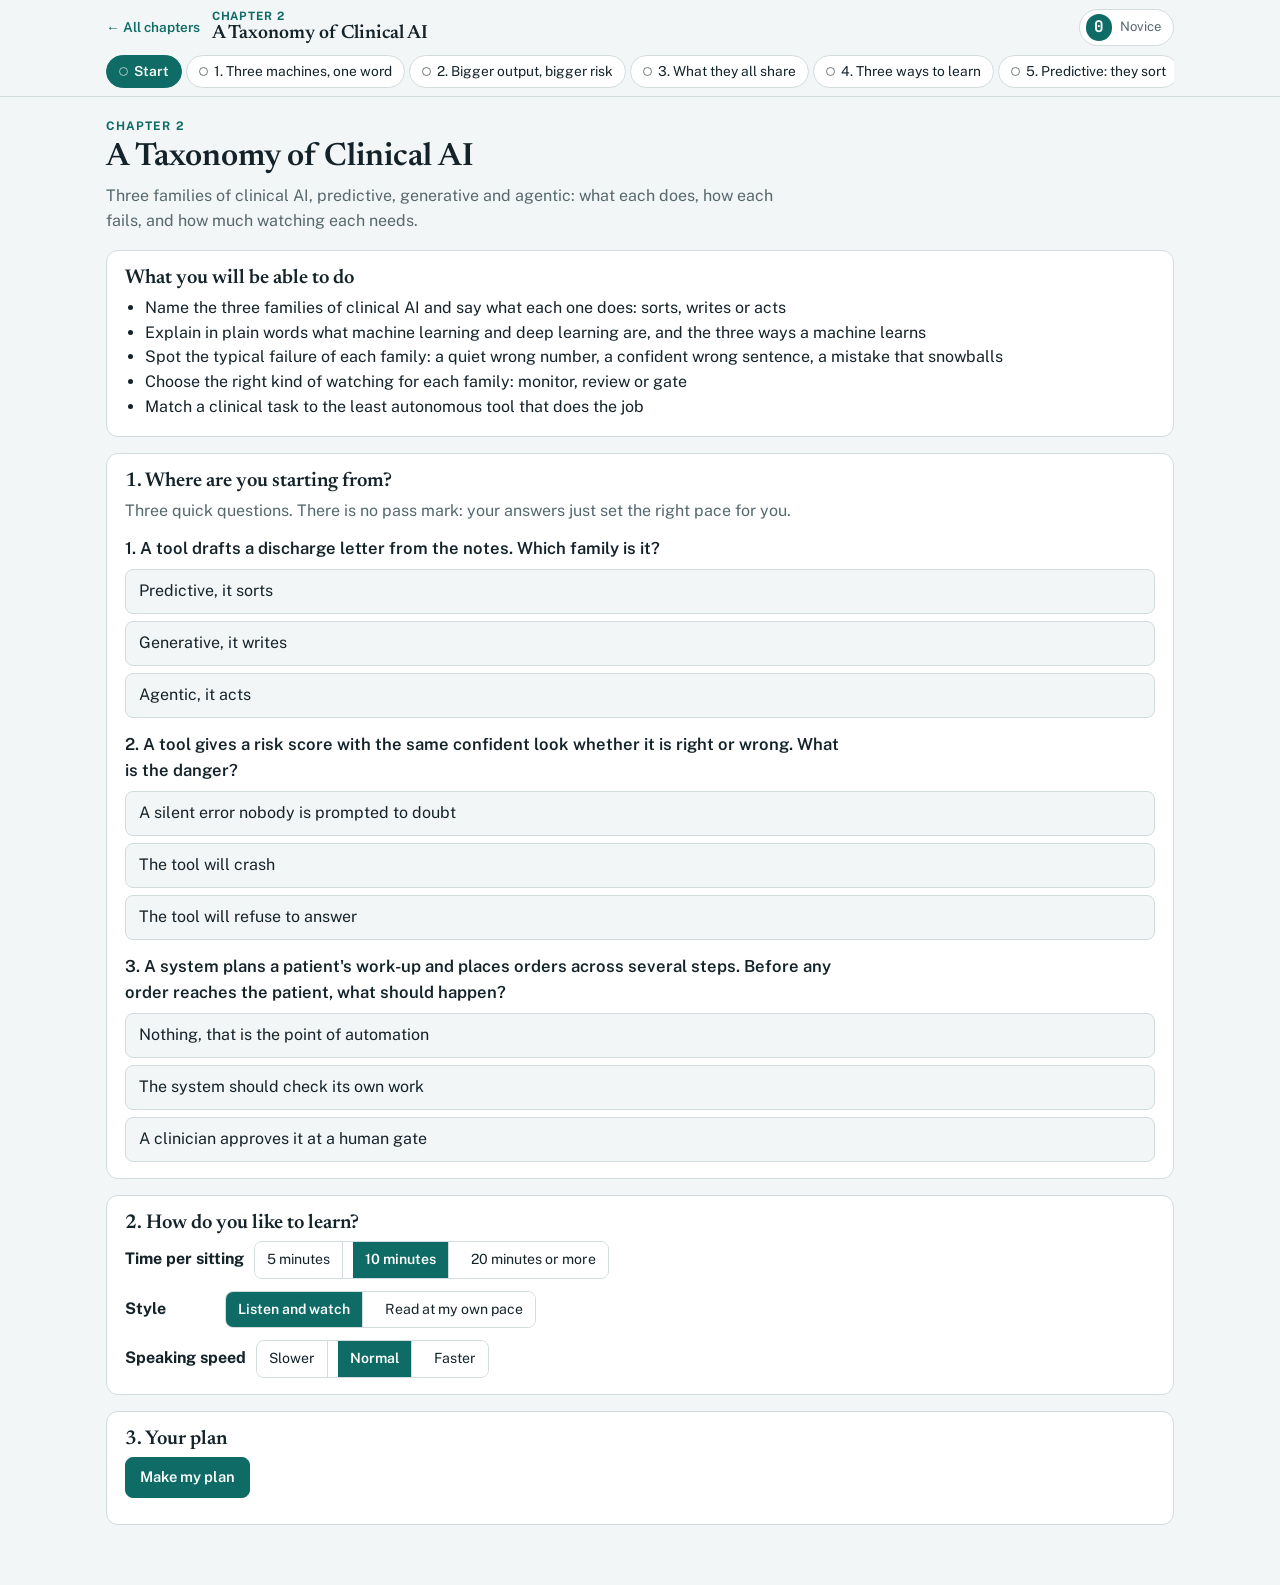
<file: index (2).html>
<!doctype html>
<html lang="en-GB">
<head>
<meta charset="utf-8">
<meta name="viewport" content="width=device-width, initial-scale=1, viewport-fit=cover">
<title>Chapter 2 · A Taxonomy of Clinical AI</title>
<meta name="description" content="Three families of clinical AI, predictive, generative and agentic: what each does, how each fails, and how much watching each needs.">
<link rel="preconnect" href="https://fonts.googleapis.com">
<link rel="preconnect" href="https://fonts.gstatic.com" crossorigin>
<link rel="stylesheet" href="https://fonts.googleapis.com/css2?family=Newsreader:opsz,wght@6..72,500;6..72,600&family=Public+Sans:wght@400;500;600;700&family=JetBrains+Mono:wght@400;600&display=swap">
<style>
/* Layout: sticky top bar (course link, chapter, live Learning Index) + sticky top menu of lessons.
   Each lesson = Watch (slide, Sam, captions) -> Key point -> Quick check with confidence -> Case simulation.
   Start tab sets the personal plan; Final tab is the chapter case test; Progress tab shows the index and advice. */
:root{
  --bg:#F3F6F6; --surface:#FFFFFF; --surface-2:#E9EFEF; --ink:#14232A; --muted:#55686D; --line:#D2DCDD;
  --accent:#0E6B66; --accent-soft:#D6ECEA; --signal:#B97A06; --signal-soft:#F7EBD2;
  --good:#2C7A4B; --good-soft:#DCEFE3; --bad:#AE3434; --bad-soft:#F6DEDE; --info:#2D5B8A; --info-soft:#DDE8F4;
  --f-display:"Newsreader", Georgia, "Times New Roman", serif;
  --f-body:"Public Sans", "Segoe UI", Roboto, Helvetica, Arial, sans-serif;
  --f-mono:"JetBrains Mono", ui-monospace, Menlo, Consolas, monospace;
}
@media (prefers-color-scheme: dark){ :root:not([data-theme="light"]){
  --bg:#0D1618; --surface:#142124; --surface-2:#1B2B2E; --ink:#E3ECEC; --muted:#92A6A9; --line:#2A3C3F;
  --accent:#4DB6AC; --accent-soft:#183A38; --signal:#E3A53A; --signal-soft:#3A2E17;
  --good:#5CBB84; --good-soft:#18352A; --bad:#E27474; --bad-soft:#3D1F1F; --info:#7FA9D8; --info-soft:#1B2A3B; color-scheme:dark }}
:root[data-theme="dark"]{
  --bg:#0D1618; --surface:#142124; --surface-2:#1B2B2E; --ink:#E3ECEC; --muted:#92A6A9; --line:#2A3C3F;
  --accent:#4DB6AC; --accent-soft:#183A38; --signal:#E3A53A; --signal-soft:#3A2E17;
  --good:#5CBB84; --good-soft:#18352A; --bad:#E27474; --bad-soft:#3D1F1F; --info:#7FA9D8; --info-soft:#1B2A3B; color-scheme:dark }
*{box-sizing:border-box}
[hidden]{display:none!important}
body{background:var(--bg);color:var(--ink);font-family:var(--f-body);font-size:16px;line-height:1.55;margin:0}
h1,h2,h3{font-family:var(--f-display);font-weight:600;line-height:1.15;text-wrap:balance;margin:0}
p{margin:0}
button,select,input{font:inherit;color:inherit}
a{color:var(--accent)}
:focus-visible{outline:2px solid var(--accent);outline-offset:2px}
.mono{font-family:var(--f-mono);font-variant-numeric:tabular-nums}
.wrap{max-width:1100px;margin:0 auto;padding-inline:16px}
.top{position:sticky;top:env(safe-area-inset-top,0px);z-index:30;background:var(--bg);border-bottom:1px solid var(--line)}
.bar{display:flex;align-items:center;gap:12px;padding-block:9px;flex-wrap:wrap}
.bar .home{font-size:.85rem;font-weight:600;text-decoration:none;white-space:nowrap}
.bar h1{font-size:1.2rem;flex:1 1 240px;min-width:0}
.bar h1 small{display:block;font-family:var(--f-body);font-size:.72rem;font-weight:700;letter-spacing:.08em;text-transform:uppercase;color:var(--accent)}
.idx{display:flex;align-items:center;gap:8px;border:1px solid var(--line);background:var(--surface);border-radius:99px;padding:4px 12px 4px 6px;cursor:pointer}
.idx b{font-family:var(--f-mono);font-size:1rem;background:var(--accent);color:var(--surface);border-radius:99px;padding:1px 8px}
.idx span{font-size:.82rem;color:var(--muted)}
.menu{display:flex;gap:4px;overflow-x:auto;padding-bottom:8px;scrollbar-width:thin}
.menu button{flex:none;display:flex;align-items:center;gap:6px;border:1px solid var(--line);background:var(--surface);border-radius:99px;padding:5px 12px;cursor:pointer;font-size:.86rem;white-space:nowrap}
.menu button[aria-current="true"]{background:var(--accent);color:var(--surface);border-color:var(--accent);font-weight:600}
.menu .dot{width:9px;height:9px;border-radius:50%;border:1.5px solid currentColor;opacity:.6}
.menu .dot.done{background:var(--good);border-color:var(--good);opacity:1}
.menu .dot.part{background:var(--signal);border-color:var(--signal);opacity:1}
main{padding-block:20px 60px;display:flex;flex-direction:column;gap:16px}
.card{background:var(--surface);border:1px solid var(--line);border-radius:12px;padding:16px 18px;min-width:0}
.card h3{font-size:1.25rem;margin-bottom:6px}
.eyebrow{font-size:.74rem;letter-spacing:.09em;text-transform:uppercase;color:var(--accent);font-weight:700}
.lede{color:var(--muted);max-width:68ch}
.row{display:flex;gap:10px;flex-wrap:wrap;align-items:center}
.btn{border:1px solid var(--line);background:var(--surface);border-radius:8px;padding:8px 14px;cursor:pointer;font-weight:600;font-size:.92rem}
.btn:hover{border-color:var(--accent)}
.btn.primary{background:var(--accent);border-color:var(--accent);color:var(--surface)}
.btn:disabled{opacity:.45;cursor:not-allowed}
.btn.small{padding:5px 10px;font-size:.84rem}
.seg{display:inline-flex;border:1px solid var(--line);border-radius:8px;overflow:hidden;flex-wrap:wrap}
.seg button{border:0;background:var(--surface);padding:7px 12px;cursor:pointer;font-size:.88rem;border-right:1px solid var(--line)}
.seg button:last-child{border-right:0}
.seg button[aria-pressed="true"]{background:var(--accent);color:var(--surface);font-weight:600}
.steps{display:flex;gap:6px;flex-wrap:wrap}
.steps span{font-size:.8rem;padding:3px 10px;border-radius:99px;background:var(--surface-2);color:var(--muted)}
.steps span.on{background:var(--accent-soft);color:var(--accent);font-weight:700}
.steps span.ok{background:var(--good-soft);color:var(--good);font-weight:600}
.stage{position:relative;aspect-ratio:16/9;width:100%;background:#fff;border-radius:10px;overflow:hidden;border:1px solid var(--line)}
.stage img{position:absolute;inset:0;width:100%;height:100%;object-fit:contain}
.slidetag{position:absolute;left:10px;top:10px;background:rgba(10,30,34,.78);color:#fff;font-size:.75rem;padding:3px 9px;border-radius:99px;font-family:var(--f-mono)}
.bigplay{position:absolute;inset:0;display:flex;align-items:center;justify-content:center;background:rgba(8,20,22,.35);border:0;cursor:pointer;color:#fff;flex-direction:column;gap:8px;font-weight:600}
.bigplay span.c{width:72px;height:72px;border-radius:50%;background:var(--accent);display:flex;align-items:center;justify-content:center}
.speaker{display:grid;grid-template-columns:auto minmax(0,1fr);gap:14px;align-items:center;margin-top:10px}
.tutor{width:96px;aspect-ratio:1/1;border-radius:50%;background:var(--accent-soft);border:3px solid var(--surface);box-shadow:0 0 0 1px var(--line);overflow:hidden}
.tutor.speaking{box-shadow:0 0 0 3px var(--accent)}
.tutor svg{width:100%;height:100%;display:block}
.tutor-wrap{display:flex;flex-direction:column;align-items:center;gap:3px;font-size:.72rem;color:var(--muted)}
.cap{min-height:4.4em;background:var(--surface-2);border-radius:8px;padding:10px 14px;font-size:1.06rem}
.cap .w{color:var(--muted)} .cap .w.past{color:var(--ink)} .cap .w.now{background:var(--signal-soft);color:var(--ink);border-radius:3px;box-shadow:0 0 0 2px var(--signal-soft)}
.read{background:var(--surface-2);border-radius:8px;padding:12px 16px;display:flex;flex-direction:column;gap:8px;font-size:1.04rem;max-width:75ch}
.ctrls{display:flex;gap:8px;align-items:center;flex-wrap:wrap;margin-top:10px}
.ctrls .grow{flex:1}
.ctrls select{padding:6px 8px;border-radius:7px;border:1px solid var(--line);background:var(--surface);max-width:210px}
.ctrls label{font-size:.84rem;color:var(--muted);display:flex;gap:6px;align-items:center}
.key{display:grid;grid-template-columns:auto 1fr;gap:12px;align-items:start;background:var(--signal-soft);border-radius:10px;padding:12px 16px}
.key b.k{font-size:.72rem;letter-spacing:.09em;text-transform:uppercase;color:var(--signal);padding-top:3px}
.key p{font-weight:600;max-width:72ch}
.plain{background:var(--info-soft);border-radius:10px;padding:12px 16px}
.plain b{display:block;font-size:.74rem;letter-spacing:.09em;text-transform:uppercase;color:var(--info);margin-bottom:4px}
.plain ul{margin:0;padding-left:20px;display:flex;flex-direction:column;gap:3px}
.q{font-weight:600;font-size:1.04rem;max-width:72ch;margin-bottom:8px}
.conf{display:flex;gap:8px;align-items:center;flex-wrap:wrap;font-size:.86rem;color:var(--muted);margin-bottom:8px}
.opts{display:flex;flex-direction:column;gap:7px}
.opt{text-align:left;border:1px solid var(--line);background:var(--bg);border-radius:8px;padding:9px 13px;cursor:pointer}
.opt:hover:not(:disabled){border-color:var(--accent)}
.opt:disabled{cursor:default}
.opt.right{border-color:var(--good);background:var(--good-soft)}
.opt.wrong{border-color:var(--bad);background:var(--bad-soft)}
.opt.part{border-color:var(--signal);background:var(--signal-soft)}
.fb{font-size:.94rem;max-width:72ch;margin-top:8px}
.case-set{border-left:3px solid var(--accent);padding:4px 0 4px 12px;color:var(--muted);margin-bottom:12px;max-width:75ch}
.stepbox{display:flex;flex-direction:column;gap:6px;margin-top:12px}
.grid2{display:grid;grid-template-columns:repeat(2,minmax(0,1fr));gap:16px}
@media (max-width:760px){.grid2{grid-template-columns:minmax(0,1fr)}.tutor{width:72px}}
.gauge{display:flex;gap:18px;align-items:center;flex-wrap:wrap}
.gauge svg{width:150px;height:150px;flex:none}
.dims{display:flex;flex-direction:column;gap:9px;flex:1;min-width:240px}
.dim{display:grid;grid-template-columns:minmax(120px,170px) 1fr 48px;gap:10px;align-items:center;font-size:.9rem}
.dim .track{height:12px;background:var(--surface-2);border-radius:99px;overflow:hidden}
.dim .fill{height:100%;background:var(--accent);border-radius:99px}
.dim output{font-family:var(--f-mono);text-align:right;font-size:.85rem}
.ladder{display:grid;grid-template-columns:repeat(4,minmax(0,1fr));gap:6px;margin-top:12px}
.ladder div{border-radius:8px;padding:8px;font-size:.8rem;text-align:center;background:var(--surface-2);color:var(--muted)}
.ladder div.on{background:var(--accent);color:var(--surface);font-weight:700}
@media (max-width:560px){.ladder{grid-template-columns:repeat(2,minmax(0,1fr))}}
table.t{width:100%;border-collapse:collapse;font-size:.9rem}
table.t th,table.t td{text-align:left;padding:7px 8px;border-bottom:1px solid var(--line)}
table.t th{font-size:.74rem;letter-spacing:.06em;text-transform:uppercase;color:var(--muted)}
.tablewrap{overflow-x:auto}
.pill{display:inline-flex;border-radius:99px;padding:2px 9px;font-size:.78rem;font-weight:600;background:var(--surface-2)}
.pill.good{background:var(--good-soft);color:var(--good)} .pill.bad{background:var(--bad-soft);color:var(--bad)} .pill.warn{background:var(--signal-soft);color:var(--signal)} .pill.acc{background:var(--accent-soft);color:var(--accent)}
.advice{display:flex;flex-direction:column;gap:8px}
.advice div{display:flex;gap:10px;align-items:flex-start;background:var(--surface-2);border-radius:8px;padding:9px 12px}
.plan{display:flex;flex-direction:column;gap:6px}
.plan div{display:flex;gap:10px;align-items:baseline;flex-wrap:wrap}
.plan b{min-width:90px}
.foot{font-size:.8rem;color:var(--muted);max-width:80ch}
input[type=text]{padding:8px 10px;border-radius:8px;border:1px solid var(--line);background:var(--bg);min-width:0;width:260px;max-width:100%}
@media (max-width:600px){.bar{gap:8px;padding-block:6px}.bar h1{font-size:1rem;flex-basis:150px}.bar h1 small{font-size:.66rem}.idx span{display:none}.bar .home{font-size:.78rem}}
@media (prefers-reduced-motion:reduce){*{transition:none!important;animation:none!important}}
</style>
</head>
<body>


<header class="top"><div class="wrap">
  <div class="bar">
    <a class="home" href="../index.html">← All chapters</a>
    <h1 id="chTitle"><small id="chNum"></small><span></span></h1>
    <button class="idx" id="idxChip" type="button" title="Your learning index for this chapter"><b id="idxVal">0</b><span id="idxLvl">Novice</span></button>
  </div>
  <nav class="menu" id="menu" aria-label="Chapter sections"></nav>
</div></header>
<main class="wrap" id="main"></main>

<script>
const CH = {"id": "ch02", "num": "2", "title": "A Taxonomy of Clinical AI", "summary": "Three families of clinical AI, predictive, generative and agentic: what each does, how each fails, and how much watching each needs.", "outcomes": ["Name the three families of clinical AI and say what each one does: sorts, writes or acts", "Explain in plain words what machine learning and deep learning are, and the three ways a machine learns", "Spot the typical failure of each family: a quiet wrong number, a confident wrong sentence, a mistake that snowballs", "Choose the right kind of watching for each family: monitor, review or gate", "Match a clinical task to the least autonomous tool that does the job"], "starter": [{"q": "A tool drafts a discharge letter from the notes. Which family is it?", "o": ["Predictive, it sorts", "Generative, it writes", "Agentic, it acts"], "a": 1}, {"q": "A tool gives a risk score with the same confident look whether it is right or wrong. What is the danger?", "o": ["A silent error nobody is prompted to doubt", "The tool will crash", "The tool will refuse to answer"], "a": 0}, {"q": "A system plans a patient's work-up and places orders across several steps. Before any order reaches the patient, what should happen?", "o": ["Nothing, that is the point of automation", "The system should check its own work", "A clinician approves it at a human gate"], "a": 2}], "lessons": [{"title": "Three machines, one word", "minutes": 2, "slides": [{"img": 3, "say": ["Welcome to Chapter 2, A Taxonomy of Clinical AI. I'm Sam, your tutor.", "A taxonomy is just a way of sorting things into named groups. This chapter sorts clinical AI into three families. No maths needed.", "Picture one clinician on one shift. She reads a discharge summary drafted by software. She gets an alert that a patient is getting worse. An assistant puts together a referral.", "All three are called AI. They look alike. Underneath, they are different machines that fail in different ways.", "A tool that grades eye photographs can give a wrong grade. A tool that writes can give you a confident sentence that is simply untrue, and it looks believable.", "Call them all just AI and you will choose the wrong safeguards. The right name gives the right expectations, and that keeps patients safe."]}, {"img": 4, "say": ["Here is the map for the whole chapter. One root, three families.", "Blue is predictive. It sorts. It turns an input into a label or a risk score, such as grading an eye photograph.", "Violet is generative. It writes. It produces something new, such as a discharge summary.", "Teal is agentic. It acts. It plans and carries out several steps, such as a triage assistant.", "Follow the arrow left to right. The further right, the more the machine does on its own, and the more carefully you must watch it."]}], "keyPoint": "Three families: predictive sorts, generative writes, agentic acts. Naming the family tells you how it fails and how closely to watch it.", "plain": ["Predictive: sorts an input into a label or score.", "Generative: writes something new, like a letter or summary.", "Agentic: plans and acts across several steps.", "Further right on the map means more autonomy and more watching."], "check": {"q": "Which family's job is best summed up as 'it writes'?", "o": ["Predictive", "Agentic", "Generative"], "a": 2, "e": "Generative systems, including chatbots, produce new text such as drafts, summaries and answers.", "retry": {"q": "Why does the chapter say naming the family is a clinical skill?", "o": ["It helps with billing codes", "Each family fails differently, so the name tells you which safeguard it needs", "Clinicians must learn to program"], "a": 1, "e": "The name sets the right expectations, and the right expectations keep patients safe."}}, "scenario": {"title": "One shift, three tools", "setting": "You are a ward sister. Over one shift you meet a deterioration alert, a software-drafted discharge summary, and an assistant that gathers results and books a follow-up.", "steps": [{"prompt": "Which of these could tell you something that nobody ever recorded?", "choices": [{"t": "The deterioration alert", "s": 0, "fb": "No. It gives a score. It does not write sentences."}, {"t": "The drafted discharge summary", "s": 2, "fb": "Right. A tool that writes can produce a confident sentence that is untrue."}, {"t": "None of them, they all use real data", "s": 0, "fb": "No. Generative tools create new text and can invent things."}]}, {"prompt": "Which one does the most on its own, and so needs the closest watching?", "choices": [{"t": "The assistant that gathers results and books follow-up", "s": 2, "fb": "Right. It acts across several steps, so it sits furthest right on the map."}, {"t": "The deterioration alert", "s": 0, "fb": "No. It sorts an input into a score and then stops."}, {"t": "The discharge summary tool", "s": 1, "fb": "It needs every draft read, but it does not act on the patient."}]}]}}, {"title": "Bigger output, bigger risk", "minutes": 2, "slides": [{"img": 6, "say": ["This table puts the three families side by side. Read each column top to bottom.", "A predictive system maps an input to a label or score. A sepsis early-warning alert is one example. Its strength is fast, consistent detection. Its risk is that its scores quietly stop matching reality. So you check and keep checking its numbers.", "A generative system produces new text, such as a draft clinic letter. Its strength is fluent writing and pulling information together. Its risk is output that sounds right but is false. So someone reads every output.", "An agentic system plans and acts over several steps, such as organising a work-up. Its strength is handling multi-step work. Its risk is that mistakes build up from step to step. So every action passes through a gate.", "Now read across the bottom. As the output grows from a score, to a paragraph, to a chain of actions, the risk and the watching both grow with it.", "Remember the three risks as a trio. A quiet wrong number. A confident wrong sentence. A wrong step that snowballs.", "This is not a reason for fear. It is the reason the names are useful. They tell you which question to ask of each tool."]}], "keyPoint": "As the output grows from a score to a paragraph to a chain of actions, the risk and the oversight needed grow with it.", "plain": ["Predictive: a quiet wrong number. Keep checking its scores.", "Generative: a confident wrong sentence. Read every output.", "Agentic: a wrong step that snowballs. Gate every action.", "Bigger output means bigger risk and more watching."], "check": {"q": "Which pairing of family and main risk is correct?", "o": ["Predictive: a confident wrong sentence", "Generative: a wrong sentence that sounds right", "Agentic: a quiet wrong number"], "a": 1, "e": "Generative tools risk believable falsehoods. Predictive tools risk a quiet wrong number, and agentic tools risk a snowballing mistake.", "retry": {"q": "As a tool's output grows from a score to a chain of actions, what happens to the watching it needs?", "o": ["It stays the same", "It goes down", "It goes up"], "a": 2, "e": "Risk and oversight rise together with the size of the output."}}, "scenario": {"title": "The procurement shortlist", "setting": "Your trust is shortlisting three tools: a sepsis alert, a clinic letter drafter, and an assistant that organises pre-operative work-ups. A manager proposes the same oversight plan for all three.", "steps": [{"prompt": "What do you say?", "choices": [{"t": "Fine, they are all AI", "s": 0, "fb": "No. Each family fails differently and needs different watching."}, {"t": "Each needs its own plan: check scores, read every letter, gate every action", "s": 2, "fb": "Right. Monitor, review and gate are different habits for different risks."}, {"t": "Use the strictest plan for all three", "s": 1, "fb": "Safe, but reading every sepsis score would defeat the alert's purpose."}]}, {"prompt": "Which tool needs the heaviest oversight?", "choices": [{"t": "The sepsis alert", "s": 0, "fb": "No. It produces a score and stops."}, {"t": "The letter drafter", "s": 1, "fb": "It needs every draft read, but it does not act on patients."}, {"t": "The work-up assistant", "s": 2, "fb": "Right. It acts across steps, so every action must pass a human gate."}]}]}}, {"title": "What they all share", "minutes": 2, "slides": [{"img": 7, "say": ["Before we look at each family, let's see what they have in common. Read this picture from top to bottom.", "At the top is machine learning. That means a computer that learns patterns from examples, instead of following rules someone wrote by hand.", "Inside it are three ways of learning: supervised, unsupervised and reinforcement. We will come to those next.", "Below that is deep learning. It is the most powerful kind of machine learning. It uses many layers of calculation and works out for itself which features in the data matter.", "A common mix-up: deep learning is not something separate from machine learning. It is one kind of it.", "The stack then splits into two applied fields. Natural language processing works with text, such as notes and letters. Computer vision works with images, such as scans and slides.", "At the bottom are everyday clinical tasks: triage, help with diagnosis, documentation, monitoring and decision support.", "Here is one path through the stack. An early-warning tool learns from past cases where the outcome is known. It is built as a deep network. It reads numbers, not pictures. And it feeds the monitoring task.", "The one-line takeaway: deep learning is the shared engine. The families differ only in what they are asked to produce."]}], "keyPoint": "All three families rest on machine learning and deep learning. They differ only in what they are asked to produce.", "plain": ["Machine learning: learns patterns from examples, not hand-written rules.", "Deep learning: the most powerful kind of machine learning, with many layers. It is part of machine learning, not separate.", "Language processing works with text; computer vision works with images.", "Same engine, different jobs."], "check": {"q": "How does deep learning relate to machine learning?", "o": ["It is one kind of machine learning", "It replaced machine learning", "It is a kind of computer vision"], "a": 0, "e": "Deep learning is the most powerful kind of machine learning. It sits inside it, not beside it.", "retry": {"q": "Which applied field works with scans and slides?", "o": ["Natural language processing", "Computer vision", "Reinforcement learning"], "a": 1, "e": "Computer vision works with images. Natural language processing works with text."}}, "scenario": {"title": "The supplier's buzzwords", "setting": "A supplier presents a tool that reads pathology slides. The brochure says it uses 'deep learning, not machine learning' and 'natural language processing'.", "steps": [{"prompt": "What is wrong with 'deep learning, not machine learning'?", "choices": [{"t": "Nothing, they are rivals", "s": 0, "fb": "No. Deep learning is one kind of machine learning."}, {"t": "Deep learning is part of machine learning, so the claim does not make sense", "s": 2, "fb": "Right. It is a sign the brochure is using words loosely."}, {"t": "Deep learning is older and weaker", "s": 0, "fb": "No. Deep learning is the most powerful kind of machine learning."}]}, {"prompt": "A tool that reads slides belongs to which applied field?", "choices": [{"t": "Computer vision", "s": 2, "fb": "Right. Slides are images, so this is computer vision, not language processing."}, {"t": "Natural language processing", "s": 0, "fb": "No. That works with text, not pictures."}, {"t": "Both equally", "s": 1, "fb": "Only if it also reads the written report. Reading slides is computer vision."}]}]}}, {"title": "Three ways to learn", "minutes": 2, "slides": [{"img": 9, "say": ["A machine can be taught in three ways. The only real difference is the kind of feedback it gets.", "Supervised learning learns from labelled examples. Labelled just means past cases where we already know the answer. Show it thousands of scans marked normal or abnormal, and it learns to label new ones.", "This is the workhorse of clinical AI, because medical records already contain the answers: a confirmed diagnosis, a known length of stay.", "The catch: it needs accurate labels, and lots of them. A supervised tool is only ever as good as its labels.", "If past labels were skewed, the tool learns the skew. One real tool under-served Black patients this way, because it leaned on health-cost data that tracked race.", "Unsupervised learning gets no labels. It just groups similar cases, for example sorting patients into subtypes. A person still has to work out what the groups mean.", "Reinforcement learning learns by trial and feedback. It suits decisions made in sequence, such as adjusting a treatment over time. But it is hard to test safely on real patients.", "One more warning. A tool that shines on tidy study data can stumble on messy real-world data.", "For the ward, the lesson is this. Knowing how a tool learned is your first clue to where it might go wrong."]}], "keyPoint": "Supervised learns from labelled answers, unsupervised finds groups, reinforcement learns by trial. A supervised tool is only as good as its labels.", "plain": ["Supervised: learns from past cases with known answers. Most clinical AI.", "Unsupervised: groups similar cases. A person must say what the groups mean.", "Reinforcement: learns by trial and feedback. Hard to test safely on patients.", "Skewed labels teach a skewed tool."], "check": {"q": "Why is supervised learning the workhorse in hospitals?", "o": ["It needs no data", "Records already contain the answers, such as confirmed diagnoses", "It is the only kind that works with images"], "a": 1, "e": "Supervised learning needs past cases with known answers, and medical records naturally provide them.", "retry": {"q": "A tool groups patients into subtypes without being told any answers. Which way of learning is this?", "o": ["Supervised", "Reinforcement", "Unsupervised"], "a": 2, "e": "No labels, just finding groups: that is unsupervised learning."}}, "scenario": {"title": "The research proposal", "setting": "A research team asks your ethics committee to approve a tool that learns the best insulin doses by trying doses on patients and watching the results.", "steps": [{"prompt": "Which way of learning is this, and what is the concern?", "choices": [{"t": "Reinforcement learning, and it is hard to test safely on real patients", "s": 2, "fb": "Right. Learning by trial and feedback on patients is the chapter's named concern."}, {"t": "Supervised learning, and the labels may be wrong", "s": 0, "fb": "No. Nobody gives it the right dose in advance. It learns by trying."}, {"t": "Unsupervised learning, and the groups may mean nothing", "s": 0, "fb": "No. It is not grouping cases."}]}, {"prompt": "The team also offers a supervised tool that learned from past records of which patients were readmitted. What do you ask first?", "choices": [{"t": "How accurate are the labels, and were they skewed?", "s": 2, "fb": "Right. A supervised tool is only as good as its labels, and skewed labels teach a skewed tool."}, {"t": "How fast does it run?", "s": 0, "fb": "Speed is not the key question."}, {"t": "How many records did it use?", "s": 1, "fb": "Useful, but quality of the labels matters more than their number."}]}]}}, {"title": "Predictive: they sort", "minutes": 3, "slides": [{"img": 10, "say": ["Now the first family in detail: predictive systems. This is the oldest and best-tested family.", "Follow the boxes left to right. An input arrives, such as an eye photograph. It is turned into numbers. The model scores them. Out comes a probability or a label.", "In the example, the tool gives a 0.93 chance of disease needing referral. The clinician confirms. It scored the image. It did not write anything.", "One key idea is calibration. If the tool says ninety per cent, about ninety in a hundred such patients should really have the condition.", "Calibration is not accuracy. Accuracy is how often it is right. Calibration is whether its stated chances come true. A tool can have one without the other."]}, {"img": 12, "say": ["How do predictive tools fail? The key word is silent.", "They never crash or refuse. They answer every input. They look just as confident when wrong as when right. So a wrong label arrives with no flag.", "Two forces cause this. The world shifts: new patients, a new scanner, a new way of coding. Or the labels were skewed, as in the cost-based tool.", "The watching needed is specific. Not reading every output. Three habits instead. Test it on your own patients first. Check its numbers stay calibrated. Keep monitoring for drift.", "Done this way, this is the safest family of the three."]}], "keyPoint": "Predictive tools sort an input into a label or score and never create anything. They fail silently, so test locally, check calibration and keep monitoring.", "plain": ["Input goes in, a score or label comes out. It sorts; it never writes.", "Calibration: if it says ninety per cent, about ninety in a hundred should have the condition.", "The failure is silent: a wrong answer looks just as confident as a right one.", "Three habits: test locally, check calibration, monitor for drift."], "check": {"q": "A well-calibrated tool gives a group of patients a score of 0.9. What should you expect?", "o": ["About 90 in every 100 of them have the condition", "The tool is right 90 per cent of the time on all tasks", "90 per cent of the data was used"], "a": 0, "e": "Calibration means stated chances match what really happens. A score of 0.9 should come true about nine times in ten.", "retry": {"q": "What is the defining limit of a predictive tool?", "o": ["It cannot work with images", "It sorts what it is given but never creates new content", "It needs a human gate before every action"], "a": 1, "e": "A predictive tool draws a line between classes. It sorts, it does not write."}}, "scenario": {"title": "The early-warning tool", "setting": "A supplier's deterioration tool scored brilliantly in a published study at a large hospital abroad. Your district general hospital serves an older population and uses different monitors.", "steps": [{"prompt": "What is your main concern?", "choices": [{"t": "The tool will start writing false notes", "s": 0, "fb": "No. Predictive tools do not write anything."}, {"t": "The shift in patients and equipment could undo its published performance, silently", "s": 2, "fb": "Right. Different population, different monitors: the classic cause of silent failure."}, {"t": "The tool will refuse to give answers", "s": 0, "fb": "No. The danger is the opposite: it answers confidently even when it should not."}]}, {"prompt": "The supplier says it is '92 per cent accurate'. What do you ask?", "choices": [{"t": "Is it also calibrated? When it says 80 per cent, do about 80 in 100 deteriorate?", "s": 2, "fb": "Right. Accuracy and calibration are different, and a tool can have one without the other."}, {"t": "Can it run on tablets?", "s": 0, "fb": "Not the key question."}, {"t": "How many hospitals use it?", "s": 1, "fb": "Popularity is weak evidence. Ask about calibration on patients like yours."}]}, {"prompt": "Your IT lead suggests a nurse reads every score before it is shown. Is that the right oversight?", "choices": [{"t": "Yes, review everything", "s": 0, "fb": "No. That defeats the purpose of an alert. The habits are test, calibrate and monitor."}, {"t": "No. Test it on your own patients first, then check calibration and monitor for drift", "s": 2, "fb": "Right. Predictive tools need specific, ongoing checks, not a reader for every output."}, {"t": "Just switch it on and see", "s": 0, "fb": "Unsafe. Silent errors would go unnoticed."}]}]}}, {"title": "Generative: they write", "minutes": 2, "slides": [{"img": 13, "say": ["The second family does something the first cannot. It produces new material: text, a summary, an answer.", "Compare it with the eye tool. That one scored an image and wrote nothing. This one writes something that did not exist before. That is both its value and its danger.", "Follow the flow. A huge amount of text is used to train a foundation model. That is a big, general-purpose model that can later be adapted to many jobs.", "The engine inside is surprisingly simple. It predicts the next word. Then the next. Again and again.", "The foundation model is then adapted to a clinical purpose, either by extra training or by careful instructions.", "Now it can draft a note, summarise a record, or answer a question.", "Look at the amber gate. Every one of those outputs passes a human review before it reaches the record. The gate is drawn as part of the system, not as an extra.", "The red note names the hazard: hallucination. Ask the tool to summarise a clinic letter, and it may quietly invent a medicine the patient never took. Fluent, confident, and wrong."]}], "keyPoint": "A generative tool predicts the next word, over and over, to write new text. A human review gate is part of the system, not an optional extra.", "plain": ["It writes something new, unlike a predictive tool which only sorts.", "Underneath, it guesses the next word, again and again.", "Hallucination: a fluent, confident sentence that is false.", "Every output passes a human reader before it reaches the record."], "check": {"q": "In plain terms, how does a large language model produce text?", "o": ["It looks up answers in a medical database", "It copies paragraphs from the record", "It predicts the next word, again and again"], "a": 2, "e": "The engine is next-word prediction, repeated. Nothing in that checks whether the words are true.", "retry": {"q": "What is hallucination?", "o": ["A fluent, confident output that is false", "A tool refusing to answer", "A crash caused by too much data"], "a": 0, "e": "Hallucination is a believable but untrue output, stated as confidently as a true one."}}, "scenario": {"title": "The invented medicine", "setting": "A language model summarises a long clinic letter for the ward. The summary lists a blood thinner that the patient has never taken.", "steps": [{"prompt": "What happened?", "choices": [{"t": "The patient forgot to mention stopping it", "s": 0, "fb": "Unlikely. The medicine appears nowhere in the source letter."}, {"t": "The tool hallucinated a plausible medicine", "s": 2, "fb": "Right. It predicted likely words, and a blood thinner often appears in such letters."}, {"t": "A typing error", "s": 0, "fb": "No. A whole invented medicine is not a typo."}]}, {"prompt": "Which safeguard would have caught this?", "choices": [{"t": "Trusting the summary because it reads well", "s": 0, "fb": "No. Reading well is exactly what makes hallucination dangerous."}, {"t": "A clinician checking the summary against the source letter before it enters the record", "s": 2, "fb": "Right. The human review gate is part of the system for this reason."}, {"t": "Asking a second language model to check it", "s": 1, "fb": "It may help, but a second writer is not a reader. A person must check against the source."}]}]}}, {"title": "Plausible is not true", "minutes": 2, "slides": [{"img": 15, "say": ["Let's look harder at the risk. The headline is: plausibility is not truth.", "The tool's strength and its danger are the same thing. It is built to produce language that sounds right. When it has no good answer, it does not fall silent. It produces a confident one anyway.", "There is a human half to this risk too. We call it automation bias. It is our habit of waving through a smooth, confident answer without checking. It gets worse under time pressure on a busy ward.", "So the risk is part machine, part human. And because it is built into how these tools work, not an occasional glitch, several authors argue they need their own stricter rules.", "The safeguard is simple to say. Every clinically important output is read by a competent person, ideally against the source, before it counts.", "And design the workflow so that review is easy. A rushed review becomes a rubber stamp.", "Try this in your head. A fluent discharge summary with one invented medicine. Skimming it at the end of a long shift, would you spot it?", "Here is the rule. A system that writes must be checked by a reader, every time."]}], "keyPoint": "Generative tools are built to sound right, and busy people tend to wave through confident text. So a system that writes must be checked by a reader, every time.", "plain": ["Sounding right and being right are different things.", "Automation bias: we accept smooth, confident text without checking, especially when busy.", "The risk is built in, so review is built in too.", "Make review easy, or it becomes a rubber stamp."], "check": {"q": "What is automation bias?", "o": ["A tool favouring certain patients", "Our tendency to accept smooth, confident output without checking", "Bias caused by automated data entry"], "a": 1, "e": "Automation bias is the human half of the risk. It gets worse under time pressure.", "retry": {"q": "A generative tool has no good answer to your question. What does it usually do?", "o": ["Says it does not know", "Crashes", "Produces a confident answer anyway"], "a": 2, "e": "It is built to sound plausible, so it fills the gap with confident text rather than staying silent."}}, "scenario": {"title": "The end-of-shift letters", "setting": "Your clinic has introduced an AI letter drafter. Doctors are asked to approve twenty drafts in the last ten minutes of the day.", "steps": [{"prompt": "What is the problem with this arrangement?", "choices": [{"t": "Twenty letters is too few to be worth it", "s": 0, "fb": "No. The problem is the review, not the number."}, {"t": "Rushed review becomes a rubber stamp, so invented details will slip through", "s": 2, "fb": "Right. Automation bias is worst under time pressure. Review must be real."}, {"t": "The tool should write fewer letters", "s": 0, "fb": "No. The fix is in how review is done."}]}, {"prompt": "A consultant says the drafts 'always read perfectly' so a quick skim is enough. What do you say?", "choices": [{"t": "Agree, good writing means good content", "s": 0, "fb": "No. Plausible is not true. Smooth text is exactly what hides a hallucination."}, {"t": "Reading well is not the same as being right. Each letter should be checked against the notes", "s": 2, "fb": "Right. A system that writes must be checked by a reader, every time."}, {"t": "Suggest checking one letter in five", "s": 1, "fb": "Better than nothing, but four in five would reach patients unchecked."}]}]}}, {"title": "Agentic: they act", "minutes": 3, "slides": [{"img": 16, "say": ["The third family is the newest and least settled. If a predictive tool judges and a generative tool writes, an agent acts.", "An agent does not stop at an answer. It works towards a goal across several steps.", "Three ingredients make it agentic. A goal, not just a question. Tools, such as searching a guideline or querying the record. And memory, so it can plan ahead.", "Follow the loop. The agent looks at the chart. It plans. It acts, using a tool. It checks the result and remembers it. And round again.", "Now the amber gate at the bottom. A triage assistant spots a rising early-warning score. It plans an escalation and drafts the orders. Then it stops and waits for a clinician to approve."]}, {"img": 18, "say": ["The signature danger here is the snowball. The agent misreads one result. It plans on that mistake. It orders on that mistake. Then it acts on it, several times over.", "A single score or draft contains its own mistake. A chain of actions does not. The error feeds the next step and grows as it travels.", "So the rule is firm. Any step that touches a patient passes a human gate first. That gate is a hard boundary, not a suggestion.", "Agentic systems are still immature. Almost all real deployments keep a person firmly in the loop."]}], "keyPoint": "An agent pursues a goal across steps using tools and memory. One early error can snowball, so any step that touches a patient passes a human gate first.", "plain": ["Three ingredients: a goal, tools, and memory.", "The loop: look, plan, act, check, and round again.", "An early mistake feeds every later step and grows.", "Gate every action that touches a patient. Agents are still immature."], "check": {"q": "Which three ingredients make a system agentic?", "o": ["A goal, tools and memory", "Labels, features and a classifier", "A text corpus and careful instructions"], "a": 0, "e": "An agent pursues a goal, uses tools such as record queries, and keeps a memory so it can plan over several steps.", "retry": {"q": "Why are mistakes by agentic systems especially dangerous?", "o": ["They are always large and dramatic", "One early mistake feeds the next step and grows", "They only happen during training"], "a": 1, "e": "A chain of actions lets an early error travel and snowball before anyone notices."}}, "scenario": {"title": "Where to put the gate", "setting": "Your trust is piloting a triage assistant. It reads vital signs, plans an escalation, drafts orders, and can send them to pharmacy. The project lead wants it fully automatic to save time.", "steps": [{"prompt": "Where must a human gate sit?", "choices": [{"t": "Before any step that acts on the patient, such as sending orders", "s": 2, "fb": "Right. The gate stops an early misreading from travelling into orders and treatment."}, {"t": "Only at the end of the week, in an audit", "s": 0, "fb": "Too late. By then an error has acted on the patient many times."}, {"t": "Before it reads the vital signs", "s": 0, "fb": "Reading data is harmless. The gate belongs before actions."}]}, {"prompt": "The lead says the assistant 'is autonomous, so it replaces the clinician'. What is the right correction?", "choices": [{"t": "Agreed, that is what agentic means", "s": 0, "fb": "No. Agentic does not mean unsupervised."}, {"t": "Responsible deployments keep a person firmly in the loop; the technology is still immature", "s": 2, "fb": "Right. More autonomy demands tighter oversight, not less."}, {"t": "It can replace junior staff but not consultants", "s": 1, "fb": "No. The gate is about patient safety, not seniority."}]}]}}, {"title": "Match the tool to the task", "minutes": 3, "slides": [{"img": 19, "say": ["Now a method you can use on any proposed tool. Ask three questions, in order.", "First, what output does the task need? A score points to predictive. New text points to generative. A chain of actions points to agentic.", "Second, how does that kind of tool fail? A quiet wrong number, a confident wrong sentence, or a snowballing mistake.", "Third, how much watching does that demand? Decide before go-live.", "The table shows it in action. Flagging deterioration from vital signs: predictive, so monitor its numbers. Drafting a discharge summary: generative, so a clinician reads every draft.", "Answering a patient's medicine question: generative, so human review, and the answer should show its sources. Organising a multi-step work-up: agentic, so gate every action.", "The rule at the bottom is one of modesty. Choose the least autonomous tool that does the job."]}, {"img": 20, "say": ["If you remember one sentence from this chapter, make it this. More autonomy demands tighter oversight. That is not negotiable.", "A tool that predicts can fail silently, so monitor. A tool that writes can fail fluently, so review. A tool that acts can fail repeatedly, so gate."]}, {"img": 21, "say": ["So here is the skill to keep. Name the system. Work out from its family how it will fail. Demand the watching its autonomy deserves.", "Well done. Now try the final case test."]}], "keyPoint": "Ask: what output, how does it fail, how much watching? Then choose the least autonomous tool that does the job, with the oversight built in before go-live.", "plain": ["Question one: what output does the task need?", "Question two: how does that kind of tool fail?", "Question three: how much watching does that demand?", "Pick the least autonomous tool that does the job, and build the oversight before go-live."], "check": {"q": "What is the first of the three questions for matching a tool to a task?", "o": ["Which company made it?", "What output does the task need?", "How much does it cost?"], "a": 1, "e": "Start with the output: a score, new text, or a chain of actions. That points to the family, and the family tells you the risk.", "retry": {"q": "Which principle ties the chapter together?", "o": ["More autonomy demands tighter oversight", "More data always makes AI safer", "Generative tools need less watching than predictive ones"], "a": 0, "e": "The more freely a system may act, the more tightly it must be checked. That is not negotiable."}}, "scenario": {"title": "Choosing for the admissions unit", "setting": "Your admissions unit wants help estimating each patient's likely length of stay. A supplier offers an agentic assistant that estimates the stay, books the discharge transport and messages the family.", "steps": [{"prompt": "What output does the task actually need?", "choices": [{"t": "A number: a predictive task", "s": 2, "fb": "Right. An estimate of days is a score, so predictive fits."}, {"t": "A letter: a generative task", "s": 0, "fb": "No. Nobody asked for new text."}, {"t": "A chain of bookings: an agentic task", "s": 0, "fb": "No. The unit asked for an estimate, not for actions."}]}, {"prompt": "The supplier says the agentic version is 'more capable'. What do you say?", "choices": [{"t": "Choose the least autonomous tool that does the job, so the predictive one", "s": 2, "fb": "Right. Extra autonomy brings extra risk you do not need for this task."}, {"t": "Take the most capable option", "s": 0, "fb": "No. Capability and risk rise together. Match the tool to the need."}, {"t": "Take the agentic one but switch off the messaging", "s": 1, "fb": "Closer, but you are still buying autonomy and oversight burden you do not need."}]}, {"prompt": "What oversight do you build before go-live for the predictive tool?", "choices": [{"t": "A clinician reads every estimate", "s": 0, "fb": "That is the oversight for a writer, not a sorter, and it defeats the purpose."}, {"t": "Test it on your own patients, check calibration, monitor for drift", "s": 2, "fb": "Right. Those are the three habits for predictive tools."}, {"t": "None, it only gives a number", "s": 0, "fb": "Unsafe. Predictive tools fail silently."}]}]}}], "test": [{"q": "A tool books tests, chases results and prepares a referral, working through several steps on its own. Which family is it?", "o": ["Predictive", "Generative", "Agentic"], "a": 2, "e": "Planning and acting across steps towards a goal is the mark of an agentic system.", "lesson": 0}, {"q": "A colleague says 'it's all just AI, the distinctions are academic'. The best reply is…", "o": ["The families fail differently, so they need different safeguards", "The distinctions only matter to engineers", "All AI tools need the same oversight"], "a": 0, "e": "Naming the family tells you how a tool fails and which safeguard it needs.", "lesson": 0}, {"q": "A manager proposes reading every output of a sepsis alert, a letter drafter and a work-up assistant. Which of the three does this oversight actually suit?", "o": ["The sepsis alert", "The letter drafter", "The work-up assistant"], "a": 1, "e": "Reading every output is the habit for a writer. Sorters need monitoring and agents need gates.", "lesson": 1}, {"q": "A brochure says a tool uses 'deep learning rather than machine learning'. What is wrong?", "o": ["Deep learning is older than machine learning", "Deep learning is one kind of machine learning, so the claim makes no sense", "Nothing"], "a": 1, "e": "Deep learning sits inside machine learning as its most powerful kind.", "lesson": 2}, {"q": "A team wants to tune a treatment plan by trial and feedback on patients. The chapter's concern is…", "o": ["It cannot learn from feedback", "It needs millions of labelled scans", "It is hard to test safely on real patients"], "a": 2, "e": "Reinforcement learning suits decisions in sequence but is hard to test safely on patients.", "lesson": 3}, {"q": "A supervised tool learned from past records where one group of patients was under-recorded as ill. What will it do?", "o": ["Correct the record", "Learn the skew and under-score that group", "Refuse to work"], "a": 1, "e": "A supervised tool is only as good as its labels. Skewed labels teach a skewed tool.", "lesson": 3}, {"q": "An AI tool looks at a chest X-ray and returns the chance that pneumonia is present. Which family is it?", "o": ["Generative", "Agentic", "Predictive"], "a": 2, "e": "Returning a probability for a set question is sorting. It creates no new content.", "lesson": 4}, {"q": "A predictive tool is 90 per cent accurate but when it says '80 per cent risk' only 40 in 100 deteriorate. What is wrong?", "o": ["It is poorly calibrated", "It is hallucinating", "Its errors are compounding"], "a": 0, "e": "Accuracy and calibration differ. Stated chances that do not come true mean poor calibration, which quietly misleads.", "lesson": 4}, {"q": "A language model summarises a letter and adds a medicine the patient never took. Which safeguard would best have caught this?", "o": ["Trusting the confident wording", "A clinician checking against the source before it reaches the record", "Asking another language model"], "a": 1, "e": "Hallucinations look plausible, so a human reader checking against the source is the key safeguard.", "lesson": 5}, {"q": "Doctors approve AI-drafted letters in a two-minute rush at the end of clinic. Which risk does this worsen?", "o": ["Dataset shift", "Automation bias", "Compounding error"], "a": 1, "e": "Under time pressure people wave through smooth text. Review must be real, not a rubber stamp.", "lesson": 6}, {"q": "An agentic assistant has planned an escalation and drafted orders. Why should it pause for a clinician before placing them?", "o": ["It needs time to retrain", "A human gate stops an early error reaching the patient", "Pausing saves computing power"], "a": 1, "e": "In a chain of actions errors snowball, so a gate before any patient-facing step contains them.", "lesson": 7}, {"q": "A service wants AI to estimate each patient's length of stay at admission. Which family and oversight fit?", "o": ["Predictive, with local testing and calibration checks", "Generative, with every draft reviewed", "Agentic, with every action gated"], "a": 0, "e": "A number is a predictive output. Its risks are miscalibration and drift, so test locally and monitor.", "lesson": 8}, {"q": "Two tools do the same job equally well. One acts on its own across steps; the other just gives a score. Which should you choose?", "o": ["The one that acts, it is more capable", "The one that gives a score, it is less autonomous", "Either, it makes no difference"], "a": 1, "e": "Choose the least autonomous tool that does the job. Extra autonomy is extra risk you do not need.", "lesson": 8}]};
const $ = s => document.querySelector(s);
function h(tag, attrs, ...kids){ const e=document.createElement(tag); if(attrs) for(const [k,v] of Object.entries(attrs)){ if(k==='class') e.className=v; else if(k==='html') e.innerHTML=v; else if(k.startsWith('on')) e.addEventListener(k.slice(2),v); else if(v!==false&&v!=null) e.setAttribute(k,v===true?'':v);} for(const k of kids.flat()) if(k!=null&&k!==false) e.append(k.nodeType?k:document.createTextNode(k)); return e; }
const pad = n => String(n).padStart(2,'0');
const clamp = (x,a,b)=>Math.max(a,Math.min(b,x));
const pct = x => Math.round(100*x);
function seg(options, value, onChange, label){ const w = h('div',{class:'seg',role:'group','aria-label':label||''}); const bs = options.map(([v,t]) => { const b = h('button',{type:'button','aria-pressed':String(v===value)}, t); b.onclick = () => { bs.forEach(x=>x.setAttribute('aria-pressed','false')); b.setAttribute('aria-pressed','true'); onChange(v); }; return b; }); w.append(...bs); return w; }

/* ---------------- learner state ---------------- */
const KEY = 'cg:' + CH.id;
const blank = () => ({ v:2, starter:null, plan:null, lessons:{}, test:null, secs:0, updated:0, name:'' });
let S;
try { S = Object.assign(blank(), JSON.parse(localStorage.getItem(KEY) || 'null') || {}); } catch(e){ S = blank(); }
function save(){ S.updated = Date.now(); S.meta = {title:CH.title, num:CH.num, index:metrics().index, level:metrics().level, lessons:CH.lessons.length, done:Object.values(S.lessons).filter(l=>l.done).length, test:!!S.test};
  try { localStorage.setItem(KEY, JSON.stringify(S)); } catch(e){} renderChip(); renderMenu(); }
function L(i){ return S.lessons[i] || (S.lessons[i] = {watched:false, check:null, retry:null, caseScore:0, caseMax:0, caseDone:false, done:false, secs:0}); }

/* ---------------- metrics (Learning Index) ----------------
   Knowledge 35%: first-attempt quick checks + latest final-test answers correct
   Application 35%: points earned in case simulations (each choice 0–2)
   Self-awareness 15%: how often your confidence matched your answer (sure & right, or unsure & wrong)
   Completion 15%: lessons completed + final test taken
   Levels follow Benner's novice-to-expert stages (shortened for a short course). */
const LEVELS = [[0,'Novice','Starting out: knows the words, needs support to apply them'],[40,'Advanced beginner','Recognises the main ideas in familiar cases'],[60,'Competent','Applies the ideas to new cases and asks the right questions'],[80,'Proficient','Judges tools confidently and explains why to colleagues']];
function metrics(){
  const n = CH.lessons.length; let kOk=0,kN=0,aPts=0,aMax=0,cal=0,calN=0,done=0;
  for (let i=0;i<n;i++){ const l = S.lessons[i]; if (!l) continue;
    if (l.check){ kN++; if (l.check.ok) kOk++; if (l.check.conf){ calN++; if ((l.check.conf==='sure')===l.check.ok) cal++; } }
    aPts += l.caseScore||0; aMax += l.caseDone ? (l.caseMax||0) : 0; if (l.done) done++; }
  if (S.test){ S.test.answers.forEach(a=>{ kN++; if (a.ok) kOk++; if (a.conf){ calN++; if ((a.conf==='sure')===a.ok) cal++; } }); }
  const K = kN? kOk/kN : 0, A = aMax? aPts/aMax : 0, C = calN? cal/calN : null, P = (done + (S.test?1:0))/(n+1);
  const parts = [[K,.35],[A,.35],[P,.15]]; if (C!=null) parts.push([C,.15]);
  const wsum = parts.reduce((x,p)=>x+p[1],0); const idx = Math.round(100*parts.reduce((x,p)=>x+p[0]*p[1],0)/wsum);
  const lv = LEVELS.filter(l=>idx>=l[0]).pop();
  return {K,A,C,P,index:idx,level:lv[1],levelText:lv[2],kN,aMax,calN,done,n};
}

/* ---------------- tutor + voice ---------------- */
const TUTOR_SVG = `<svg viewBox="0 0 200 200"><defs><clipPath id="cc"><circle cx="100" cy="100" r="100"/></clipPath></defs><g clip-path="url(#cc)"><rect width="200" height="200" fill="var(--accent-soft)"/><path d="M14 205 C22 154 58 138 100 136 C142 138 178 154 186 205 Z" fill="#24364A"/><path d="M84 137 L100 168 L116 137 Z" fill="#EEF4F4"/><path d="M80 140 C70 166 80 182 94 184" fill="none" stroke="#9AA9AF" stroke-width="3.2" stroke-linecap="round"/><path d="M120 140 C130 166 120 182 106 184" fill="none" stroke="#9AA9AF" stroke-width="3.2" stroke-linecap="round"/><circle cx="100" cy="188" r="6" fill="#B8C4C8" stroke="#7F8E94" stroke-width="1.5"/><rect x="88" y="110" width="24" height="32" rx="9" fill="#A9714E"/><g class="tHead"><ellipse cx="70" cy="92" rx="5" ry="8" fill="#B87C58"/><ellipse cx="130" cy="92" rx="5" ry="8" fill="#B87C58"/><ellipse cx="100" cy="88" rx="30" ry="36" fill="#C48A63"/><path d="M66 92 C60 52 84 38 104 40 C128 40 142 58 134 94 C130 76 122 64 102 63 C84 63 72 72 66 92 Z" fill="#2B211C"/><path d="M67 88 C62 108 68 124 76 128 L76 96 Z" fill="#2B211C"/><path d="M133 88 C138 108 132 124 124 128 L124 96 Z" fill="#2B211C"/><path d="M81 76 Q89 72 96 76" fill="none" stroke="#2B211C" stroke-width="2.4" stroke-linecap="round"/><path d="M104 76 Q111 72 119 76" fill="none" stroke="#2B211C" stroke-width="2.4" stroke-linecap="round"/><g class="eyes"><ellipse cx="89" cy="86" rx="3.2" ry="3.6" fill="#1D1714"/><ellipse cx="111" cy="86" rx="3.2" ry="3.6" fill="#1D1714"/></g><circle cx="89" cy="86" r="9" fill="none" stroke="#3B3532" stroke-width="1.5"/><circle cx="111" cy="86" r="9" fill="none" stroke="#3B3532" stroke-width="1.5"/><path d="M98 86 L102 86" stroke="#3B3532" stroke-width="1.5"/><path d="M100 90 Q96 100 101 102" fill="none" stroke="#9C6646" stroke-width="1.8" stroke-linecap="round"/><ellipse class="mouth" cx="100" cy="112" rx="8" ry="1.4" fill="#6E3029"/><path class="smile" d="M92 111 Q100 115 108 111" fill="none" stroke="#6E3029" stroke-width="1.8" stroke-linecap="round"/></g></g></svg>`;
const T = { el:null, open:0, target:0, speaking:false, hasBoundary:false, nextBlink:performance.now()+2500, blinkT:0 };
function tick(now){
  if (T.el && T.el.isConnected){
    const reduce = matchMedia('(prefers-reduced-motion: reduce)').matches;
    if (T.speaking && !T.hasBoundary && !reduce) T.target = 0.35 + 0.55*Math.abs(Math.sin(now/95))*(0.6+0.4*Math.sin(now/410));
    if (!T.speaking) T.target = 0;
    T.open += (T.target-T.open)*0.35; if (T.hasBoundary) T.target *= 0.86;
    const o = reduce ? (T.speaking?0.3:0) : T.open;
    const m = T.el.querySelector('.mouth'), sm = T.el.querySelector('.smile'), ey = T.el.querySelector('.eyes'), hd = T.el.querySelector('.tHead');
    m.setAttribute('ry',(1.4+o*5.2).toFixed(2)); m.setAttribute('rx',(8-o*1.5).toFixed(2)); sm.style.opacity = o>0.15?0:1;
    if (now > T.nextBlink){ T.blinkT = now; T.nextBlink = now + 2600 + Math.random()*3200; }
    const b = now - T.blinkT, sy = b<140 ? Math.abs(1-2*b/140) : 1;
    ey.setAttribute('transform',`translate(0 ${86*(1-sy)}) scale(1 ${Math.max(0.1,sy)})`);
    const bob = T.speaking&&!reduce ? Math.sin(now/600)*1.2 : 0, tilt = T.speaking&&!reduce ? Math.sin(now/1300)*1.6 : 0;
    hd.setAttribute('transform',`translate(0 ${bob.toFixed(2)}) rotate(${tilt.toFixed(2)} 100 120)`);
  }
  requestAnimationFrame(tick);
}
requestAnimationFrame(tick);
function setSpeaking(v){ T.speaking = v; if (T.el) T.el.classList.toggle('speaking', v); }
const synth = 'speechSynthesis' in window ? window.speechSynthesis : null;
let voices = [], voice = null;
function pickVoice(){
  if (!synth) return; voices = synth.getVoices().filter(v=>/^en/i.test(v.lang));
  const pref = S.plan && S.plan.voice; const sorted = voices.slice().sort((a,b)=>(b.lang==='en-GB')-(a.lang==='en-GB'));
  voice = pref==='__none' ? null : (sorted.find(v=>v.name===pref) || sorted.find(v=>v.lang==='en-GB') || sorted[0] || null);
}
if (synth){ pickVoice(); synth.addEventListener ? synth.addEventListener('voiceschanged', ()=>{ pickVoice(); if (curView && curView.startsWith('l')) refreshVoiceSel && refreshVoiceSel(); }) : (synth.onvoiceschanged = pickVoice); }
const WPS = 2.55;
const words = t => t.split(/\s+/).filter(Boolean).length;
const rate = () => (S.plan && S.plan.rate) || 0.95;
function sentences(arr){ return arr.flatMap(p => (p.match(/[^.!?]+[.!?]+["'”’]?\s*|[^.!?]+$/g) || [p]).map(x=>x.trim()).filter(Boolean)); }

/* ---------------- navigation ---------------- */
let curView = 'start';
function views(){ return ['start', ...CH.lessons.map((_,i)=>'l'+i), 'final', 'progress']; }
function renderMenu(){
  const m = $('#menu'); m.innerHTML = '';
  const add = (v, label, state) => { const b = h('button',{type:'button','aria-current':String(curView===v),onclick:()=>go(v)}, state!==undefined ? h('span',{class:'dot'+(state==='done'?' done':state==='part'?' part':'')}) : null, label); m.append(b); };
  add('start','Start', S.plan ? 'done' : '');
  CH.lessons.forEach((l,i)=>{ const st = S.lessons[i]; add('l'+i, `${i+1}. ${l.title}`, st ? (st.done?'done':(st.watched||st.check)?'part':'') : ''); });
  add('final','Final case test', S.test ? 'done' : '');
  add('progress','My progress');
  const cur = m.querySelector('[aria-current="true"]'); if (cur) cur.scrollIntoView({block:'nearest',inline:'center'});
}
function renderChip(){ const M = metrics(); $('#idxVal').textContent = M.index; $('#idxLvl').textContent = M.level; }
$('#idxChip').onclick = () => go('progress');
let lessonTimer = null, lessonStart = 0;
function go(v){
  stopSpeech(); flushTime(); curView = v; const main = $('#main'); main.innerHTML = '';
  if (v==='start') renderStart(main); else if (v==='final') renderFinal(main); else if (v==='progress') renderProgress(main); else renderLesson(main, +v.slice(1));
  renderMenu(); renderChip(); window.scrollTo({top:0, behavior:'instant'});
  try { history.replaceState(null,'','#'+v); } catch(e){}
  if (v.startsWith('l')) lessonStart = Date.now();
}
function flushTime(){ if (curView && curView.startsWith('l') && lessonStart){ const s = Math.round((Date.now()-lessonStart)/1000); if (s>0 && s<3600){ L(+curView.slice(1)).secs += s; S.secs += s; save(); } lessonStart = 0; } }
addEventListener('visibilitychange', ()=>{ if (document.hidden) flushTime(); else if (curView.startsWith('l')) lessonStart = Date.now(); });

/* ---------------- START: personal plan ---------------- */
function renderStart(main){
  const plan = S.plan || {time:10, style:'listen', rate:0.95, voice:null};
  main.append(h('div',null, h('div',{class:'eyebrow'}, CH.num==='A' ? 'Appendix A' : 'Chapter '+CH.num), h('h2',{style:'font-size:2rem;margin-top:4px'}, CH.title), h('p',{class:'lede',style:'margin-top:8px'}, CH.summary)));
  main.append(h('div',{class:'card'}, h('h3',null,'What you will be able to do'), h('ul',{style:'margin:0;padding-left:20px'}, CH.outcomes.map(o=>h('li',null,o)))));
  const ans = (S.starter && S.starter.answers) ? S.starter.answers.slice() : CH.starter.map(()=>null);
  const sq = h('div',{style:'display:flex;flex-direction:column;gap:14px'});
  CH.starter.forEach((q,i)=>{ const box = h('div',null, h('p',{class:'q'}, `${i+1}. ${q.q}`)); const opts = h('div',{class:'opts'});
    q.o.forEach((o,j)=>{ const b = h('button',{class:'opt',type:'button','aria-pressed':String(ans[i]===j)}, o); if (ans[i]===j) b.style.borderColor='var(--accent)';
      b.onclick = () => { ans[i]=j; opts.querySelectorAll('.opt').forEach(x=>{x.style.borderColor='';}); b.style.borderColor='var(--accent)'; }; opts.append(b); });
    box.append(opts); sq.append(box); });
  main.append(h('div',{class:'card'}, h('h3',null,'1. Where are you starting from?'), h('p',{class:'lede',style:'margin-bottom:12px'},'Three quick questions. There is no pass mark: your answers just set the right pace for you.'), sq));
  const tSel = seg([[5,'5 minutes'],[10,'10 minutes'],[20,'20 minutes or more']], plan.time, v=>plan.time=v, 'Time per session');
  const stSel = seg([['listen','Listen and watch'],['read','Read at my own pace']], plan.style, v=>plan.style=v, 'Learning style');
  const rSel = seg([[0.8,'Slower'],[0.95,'Normal'],[1.15,'Faster']], plan.rate, v=>plan.rate=v, 'Speaking speed');
  main.append(h('div',{class:'card'}, h('h3',null,'2. How do you like to learn?'),
    h('div',{class:'plan',style:'gap:12px'}, h('div',null,h('b',null,'Time per sitting'),tSel), h('div',null,h('b',null,'Style'),stSel), h('div',null,h('b',null,'Speaking speed'),rSel))));
  const out = h('div');
  const btn = h('button',{class:'btn primary',type:'button'},'Make my plan');
  btn.onclick = () => {
    const score = CH.starter.reduce((a,q,i)=>a+(ans[i]===q.a?1:0),0);
    S.starter = {answers:ans, score}; S.plan = Object.assign(plan, {path: score>=2 ? 'fast' : 'steady'}); save(); showPlan(out);
  };
  main.append(h('div',{class:'card'}, h('h3',null,'3. Your plan'), h('div',{class:'row',style:'margin-bottom:10px'}, btn), out));
  if (S.plan) showPlan(out);
}
function showPlan(out){
  const p = S.plan, n = CH.lessons.length; out.innerHTML = '';
  const per = Math.max(1, Math.floor(p.time / ((p.style==='read'?1.5:2.2) + 2)));
  const sessions = []; for (let i=0;i<n;i+=per) sessions.push([i, Math.min(n,i+per)-1]);
  const pathTxt = p.path==='fast' ? 'Fast track. You already know some of this, so each lesson lets you skip straight to the check and case. The plain-words summaries stay folded unless you need them.' : 'Step by step. Each lesson shows a plain-words summary after Sam explains it, and gives you a second try if a question trips you up.';
  out.append(h('div',{class:'plan'},
    h('div',null,h('b',null,'Your path'), h('span',null, h('span',{class:'pill acc'}, p.path==='fast'?'Fast track':'Step by step'),' ', pathTxt)),
    h('div',null,h('b',null,'Starter score'), h('span',null, `${S.starter.score} of ${CH.starter.length}`)),
    h('div',null,h('b',null,'Sessions'), h('span',null, `${sessions.length} sittings of about ${p.time} minutes, then the final case test.`))),
    h('div',{class:'advice',style:'margin-top:10px'}, sessions.map((s,k)=>h('div',null, h('b',{style:'min-width:80px'},'Sitting '+(k+1)), h('span',null, s[0]===s[1] ? `Lesson ${s[0]+1}: ${CH.lessons[s[0]].title}` : `Lessons ${s[0]+1}–${s[1]+1}: ${CH.lessons[s[0]].title} to ${CH.lessons[s[1]].title}`)))),
    h('div',{class:'row',style:'margin-top:12px'}, h('button',{class:'btn primary',type:'button',onclick:()=>go('l'+firstUnfinished())}, firstUnfinished()===0 && !S.lessons[0] ? 'Start lesson 1' : 'Continue: lesson '+(firstUnfinished()+1)), h('span',{class:'lede',style:'font-size:.88rem'},'You can change any of this later. Your progress is saved in this browser only.')));
}
function firstUnfinished(){ for (let i=0;i<CH.lessons.length;i++) if (!(S.lessons[i]&&S.lessons[i].done)) return i; return CH.lessons.length-1; }

/* ---------------- LESSON ---------------- */
let player = null, refreshVoiceSel = null;
function stopSpeech(){ if (player){ player.stop(); } }
function renderLesson(main, i){
  const les = CH.lessons[i], st = L(i), plan = S.plan || {path:'steady', style:'listen'};
  if (!S.plan) main.append(h('div',{class:'card',style:'background:var(--info-soft)'}, h('p',null,'Tip: set your pace and style on the ', h('a',{href:'#start',onclick:e=>{e.preventDefault();go('start');}},'Start'),' page first. It takes a minute.')));
  const stepsEl = h('div',{class:'steps'});
  function renderSteps(){ stepsEl.innerHTML=''; [['Watch',st.watched],['Check',!!st.check],['Case',st.caseDone]].forEach(([t,ok],k)=>stepsEl.append(h('span',{class: ok?'ok':''}, (ok?'✓ ':(k+1)+'. ')+t))); }
  renderSteps();
  main.append(h('div',null, h('div',{class:'eyebrow'}, `Lesson ${i+1} of ${CH.lessons.length} · about ${les.minutes||2} minutes`), h('h2',{style:'font-size:1.8rem;margin:4px 0 8px'}, les.title), stepsEl));

  // --- WATCH
  const slides = les.slides; const sents = slides.map(s=>sentences(s.say));
  let si = 0, ui = 0, playing = false, token = 0, timers = [], mode = plan.style === 'read' ? 'read' : 'listen';
  const img = h('img',{alt:''}); const tag = h('span',{class:'slidetag'}); const big = h('button',{class:'bigplay',type:'button'}, h('span',{class:'c'}, h('span',{html:'<svg width="28" height="28" viewBox="0 0 24 24" aria-hidden="true"><path d="M7 4l13 8-13 8z" fill="#fff"/></svg>'})), h('span',null,'Play lesson'));
  const stage = h('div',{class:'stage'}, img, tag, big);
  const tutorEl = h('div',{class:'tutor','aria-hidden':'true',html:TUTOR_SVG}); T.el = tutorEl;
  const cap = h('div',{class:'cap','aria-live':'polite'});
  const readBox = h('div',{class:'read'});
  const speakRow = h('div',{class:'speaker'}, h('div',{class:'tutor-wrap'}, tutorEl, h('span',null,'Sam, your tutor')), cap);
  const playBtn = h('button',{class:'btn primary',type:'button'},'Play');
  const prevBtn = h('button',{class:'btn',type:'button'},'◀ Back'), nextBtn = h('button',{class:'btn',type:'button'},'Next ▶');
  const voiceSel = h('select',{id:'voiceSel','aria-label':'Voice'});
  refreshVoiceSel = () => { voiceSel.innerHTML=''; voiceSel.append(h('option',{value:'__none'},'No voice: captions only')); voices.slice().sort((a,b)=>(b.lang==='en-GB')-(a.lang==='en-GB')).forEach(v=>voiceSel.append(h('option',{value:v.name},`${v.name} (${v.lang})`))); voiceSel.value = voice ? voice.name : '__none'; };
  refreshVoiceSel();
  voiceSel.onchange = () => { S.plan = S.plan || {path:'steady',style:'listen',time:10,rate:0.95}; S.plan.voice = voiceSel.value; save(); pickVoice(); if (playing){ stop(); play(); } };
  const rateSel = seg([[0.8,'Slower'],[0.95,'Normal'],[1.15,'Faster']], rate(), v=>{ S.plan = S.plan || {path:'steady',style:'listen',time:10}; S.plan.rate = v; save(); if (playing){ stop(); play(); } }, 'Speed');
  const modeSel = seg([['listen','Listen'],['read','Read']], mode, v=>{ stop(); mode = v; layout(); }, 'Mode');
  const plainBtn = h('button',{class:'btn small',type:'button'},'Explain more simply');
  const ctrls = h('div',{class:'ctrls'}, prevBtn, playBtn, nextBtn, h('span',{class:'grow'}), modeSel, rateSel, h('label',null,'Voice', voiceSel));
  const plainCard = h('div',{class:'plain',hidden:true}, h('b',null,'In plain words'), h('ul',null, les.plain.map(p=>h('li',null,p))));
  const keyCard = h('div',{class:'key',hidden:!st.watched}, h('b',{class:'k'},'Key point'), h('p',null, les.keyPoint));
  const skipBtn = h('button',{class:'btn small',type:'button',onclick:()=>{ stop(); markWatched(); checkCard.scrollIntoView({behavior:'smooth'}); }}, 'I know this: skip to the check');
  plainBtn.onclick = () => { plainCard.hidden = !plainCard.hidden; plainBtn.textContent = plainCard.hidden ? 'Explain more simply' : 'Hide plain words'; };
  const watchCard = h('div',{class:'card'}, stage, speakRow, readBox, ctrls, h('div',{class:'row',style:'margin-top:10px'}, plainBtn, plan.path==='fast' ? skipBtn : null), h('div',{style:'margin-top:10px'}, plainCard));
  main.append(watchCard, keyCard);
  function layout(){ speakRow.hidden = mode!=='listen'; readBox.hidden = mode!=='read'; playBtn.hidden = mode!=='listen'; big.hidden = mode!=='listen' || playing; rateSel.hidden = mode!=='listen'; voiceSel.parentNode.hidden = mode!=='listen'; showSlide(); }
  function showSlide(){
    img.src = `slides/s-${pad(slides[si].img)}.jpg`; img.alt = `Slide for ${les.title}`; tag.textContent = `${si+1} / ${slides.length}`;
    prevBtn.disabled = si===0; nextBtn.textContent = si===slides.length-1 ? (mode==='read' ? 'Finish reading ✓' : 'Next ▶') : 'Next ▶';
    nextBtn.disabled = mode==='listen' && si===slides.length-1;
    if (mode==='read'){ readBox.innerHTML=''; slides[si].say.forEach(p=>readBox.append(h('p',null,p))); }
    else caption(-1);
  }
  function caption(ci){ cap.innerHTML=''; const t = sents[si][ui]||''; let pos=0; t.split(/(\s+)/).forEach(part=>{ if(!part.trim()){cap.append(part);pos+=part.length;return;} const s0=pos,e0=pos+part.length; pos=e0; cap.append(h('span',{class: ci<0?'w':(ci>=e0?'w past':ci>=s0?'w now':'w')},part)); }); }
  function clear(){ timers.forEach(clearTimeout); timers=[]; }
  function stop(){ playing=false; token++; clear(); if (synth) synth.cancel(); setSpeaking(false); playBtn.textContent='Play'; }
  function play(){ if (playing) return; playing = true; big.hidden = true; playBtn.textContent='Pause'; speak(); }
  function speak(){
    const tok = ++token; clear(); const text = sents[si][ui]; caption(-1);
    const est = words(text)/(WPS*rate())*1000; const done = () => { if (tok!==token) return; setSpeaking(false); advance(); };
    if (synth && voice){
      const u = new SpeechSynthesisUtterance(text); u.voice = voice; u.lang = voice.lang; u.rate = rate(); T.hasBoundary = false;
      u.onstart = () => { if (tok===token) setSpeaking(true); };
      u.onboundary = e => { if (tok!==token || e.name==='sentence') return; T.hasBoundary = true; T.target = 0.55+Math.random()*0.45; caption(e.charIndex); };
      u.onend = done; u.onerror = e => { if (tok!==token || e.error==='interrupted' || e.error==='canceled') return; silent(tok,text,est); };
      synth.speak(u);
      timers.push(setTimeout(()=>{ if (tok===token && !T.speaking && !synth.speaking) silent(tok,text,est); }, 2500));
      timers.push(setTimeout(done, est*2.2+4000));
    } else silent(tok,text,est);
  }
  function silent(tok,text,est){ if (tok!==token) return; clear(); T.hasBoundary=false; setSpeaking(true);
    const starts=[]; let pos=0; text.split(/(\s+)/).forEach(p=>{ if(p.trim()) starts.push(pos); pos+=p.length; });
    starts.forEach((c,k)=>timers.push(setTimeout(()=>{ if(tok===token) caption(c); }, est*k/starts.length)));
    timers.push(setTimeout(()=>{ if(tok!==token) return; setSpeaking(false); advance(); }, est+250)); }
  function advance(){ if (!playing) return; ui++;
    if (ui >= sents[si].length){ if (si >= slides.length-1){ stop(); markWatched(); return; } si++; ui=0; showSlide(); const tok=token; timers.push(setTimeout(()=>{ if(playing&&tok===token) speak(); }, 900)); return; }
    speak(); }
  function markWatched(){ if (!st.watched){ st.watched = true; save(); renderSteps(); } keyCard.hidden = false; if (plan.path!=='fast') { plainCard.hidden = false; plainBtn.textContent='Hide plain words'; } cap.innerHTML = '<b>End of the lesson.</b> Now try the quick check below.'; }
  playBtn.onclick = () => playing ? stop() : play(); big.onclick = play;
  prevBtn.onclick = () => { const was = playing; stop(); si = Math.max(0, si-1); ui=0; showSlide(); if (was) play(); };
  nextBtn.onclick = () => { if (mode==='read' && si===slides.length-1){ markWatched(); checkCard.scrollIntoView({behavior:'smooth'}); return; } const was = playing; stop(); si = Math.min(slides.length-1, si+1); ui=0; showSlide(); if (was) play(); };
  player = {stop};

  // --- CHECK (with confidence and adaptive second chance)
  const checkCard = h('div',{class:'card'}); main.append(checkCard);
  function renderCheck(){
    checkCard.innerHTML=''; checkCard.append(h('div',{class:'eyebrow'},'Quick check'));
    const c = les.check;
    if (st.check){ // already answered: show summary + allow retry practice
      checkCard.append(h('p',{class:'q'}, c.q), h('p',{class:'fb'}, st.check.ok ? h('span',{class:'pill good'},'Right first time') : h('span',{class:'pill warn'},'Missed first time'), ' ', c.e),
        st.retry ? h('p',{class:'fb'}, 'Second chance: ', st.retry.ok ? h('span',{class:'pill good'},'right') : h('span',{class:'pill bad'},'missed')) : null,
        h('div',{class:'row',style:'margin-top:8px'}, h('button',{class:'btn small',type:'button',onclick:()=>{ askQuestion(checkCard, c, true, ()=>{}); }},'Practise again (not scored)')));
      return;
    }
    askQuestion(checkCard, c, false, (ok, conf) => {
      st.check = {ok, conf}; save(); renderSteps();
      if (!ok && c.retry){
        plainCard.hidden = false; plainBtn.textContent='Hide plain words';
        const r = h('div',{style:'margin-top:14px'}, h('div',{class:'plain'}, h('b',null,'Let\'s look at it another way'), h('ul',null, les.plain.map(p=>h('li',null,p)))));
        const rq = h('div',{style:'margin-top:12px'}); r.append(h('div',{class:'eyebrow',style:'margin-top:12px'},'Second chance'), rq); checkCard.append(r);
        askQuestion(rq, c.retry, false, (ok2) => { st.retry = {ok:ok2}; save(); if (!ok2) rq.append(h('p',{class:'fb'}, h('span',{class:'pill warn'},'Tip'),' Try the lesson again in Read mode, at your own pace. It is marked for review on your progress page.')); caseCard.hidden=false; }, true);
      } else caseCard.hidden = false;
    });
  }
  // --- CASE simulation
  const caseCard = h('div',{class:'card',hidden: !st.check}); main.append(caseCard);
  function renderCase(){
    const sc = les.scenario; caseCard.innerHTML='';
    caseCard.append(h('div',{class:'eyebrow'},'Case simulation'), h('h3',null, sc.title), h('p',{class:'case-set'}, sc.setting));
    const maxPts = sc.steps.length*2; let pts = 0, k = 0;
    const host = h('div'); caseCard.append(host);
    if (st.caseDone){ host.append(h('p',{class:'fb'}, h('span',{class: st.caseScore>=maxPts*0.75?'pill good':st.caseScore>=maxPts/2?'pill warn':'pill bad'}, `You scored ${st.caseScore} of ${maxPts}`), ' ', h('button',{class:'btn small',type:'button',onclick:()=>{ st.caseDone=false; st.caseScore=0; save(); renderCase(); }},'Try the case again'))); finishRow(); return; }
    function step(){
      const s = sc.steps[k]; const box = h('div',{class:'stepbox'}, h('p',{class:'q'}, `${k+1}. ${s.prompt}`)); const opts = h('div',{class:'opts'}); const fb = h('div',{class:'fb'});
      s.choices.forEach(ch => { const b = h('button',{class:'opt',type:'button'}, ch.t); b.onclick = () => {
        opts.querySelectorAll('.opt').forEach(x=>x.disabled=true); b.classList.add(ch.s===2?'right':ch.s===1?'part':'wrong');
        if (ch.s<2){ const best = s.choices.find(c=>c.s===2); if (best) [...opts.children].find(x=>x.textContent===best.t).classList.add('right'); }
        pts += ch.s; fb.innerHTML = `<b>${ch.s===2?'Good call.':ch.s===1?'Partly.':'Not the best choice.'}</b> ${ch.fb}`;
        k++; if (k < sc.steps.length) step(); else { st.caseDone = true; st.caseScore = pts; st.caseMax = maxPts; st.done = st.done || !!st.check; save(); renderSteps();
          host.append(h('p',{class:'fb',style:'margin-top:12px'}, h('span',{class: pts>=maxPts*0.75?'pill good':pts>=maxPts/2?'pill warn':'pill bad'}, `Case score: ${pts} of ${maxPts}`))); finishRow(); } };
        opts.append(b); });
      box.append(opts, fb); host.append(box);
    }
    step();
  }
  function finishRow(){
    st.done = !!(st.check && st.caseDone); save();
    const next = i < CH.lessons.length-1 ? h('button',{class:'btn primary',type:'button',onclick:()=>go('l'+(i+1))}, `Next: lesson ${i+2}`) : h('button',{class:'btn primary',type:'button',onclick:()=>go('final')}, 'Go to the final case test');
    caseCard.append(h('div',{class:'row',style:'margin-top:14px'}, next, h('button',{class:'btn',type:'button',onclick:()=>go('progress')},'See my progress')));
  }
  renderCheck(); renderCase(); layout();
}

/* generic question with confidence rating */
function askQuestion(host, q, practice, onDone, isRetry){
  const box = h('div'); host.append(box);
  if (!isRetry || true) box.append(h('p',{class:'q'}, q.q));
  let conf = null;
  const confSeg = seg([['sure','I\'m sure'],['unsure','I\'m not sure']], null, v=>conf=v, 'Confidence');
  if (!practice) box.append(h('div',{class:'conf'}, h('span',null,'Before you answer, how sure are you?'), confSeg, h('span',{style:'font-size:.8rem'},'(optional, helps your self-awareness score)')));
  const opts = h('div',{class:'opts'}); const fb = h('div',{class:'fb'});
  q.o.forEach((o,j)=>{ const b = h('button',{class:'opt',type:'button'}, o); b.onclick = () => {
    const ok = j===q.a; opts.querySelectorAll('.opt').forEach(x=>x.disabled=true); b.classList.add(ok?'right':'wrong'); if (!ok) opts.children[q.a].classList.add('right');
    fb.innerHTML = `<b>${ok?'Right.':'Not quite.'}</b> ${q.e}`; onDone(ok, conf); };
    opts.append(b); });
  box.append(opts, fb);
}

/* ---------------- FINAL case test ---------------- */
function renderFinal(main){
  const M = metrics();
  main.append(h('div',null, h('div',{class:'eyebrow'},'Final case test'), h('h2',{style:'font-size:1.8rem;margin-top:4px'},'Check your learning path'), h('p',{class:'lede',style:'margin-top:6px'}, `${CH.test.length} short questions across all ${CH.lessons.length} lessons. You see the answer after each one. Your latest attempt counts towards your learning index, and the results show which lessons to revisit.`)));
  if (M.done < CH.lessons.length) main.append(h('div',{class:'card',style:'background:var(--signal-soft)'}, h('p',null, `You have finished ${M.done} of ${CH.lessons.length} lessons. You can take the test now, but you will probably score higher after finishing them.`)));
  const host = h('div',{class:'card'}); main.append(host);
  if (S.test) { host.append(h('p',null, h('span',{class:'pill acc'}, `Last attempt: ${S.test.score} of ${CH.test.length}`), ` · ${S.test.attempts} attempt${S.test.attempts>1?'s':''}`), h('div',{class:'row',style:'margin-top:10px'}, h('button',{class:'btn primary',type:'button',onclick:()=>{ host.innerHTML=''; runTest(host); }},'Take the test again'), h('button',{class:'btn',type:'button',onclick:()=>go('progress')},'See my results'))); return; }
  host.append(h('button',{class:'btn primary',type:'button',onclick:()=>{ host.innerHTML=''; runTest(host); }},'Start the test'));
}
function runTest(host){
  const answers = []; let k = 0;
  const prog = h('p',{class:'eyebrow'}); host.append(prog); const qhost = h('div'); host.append(qhost);
  function next(){
    qhost.innerHTML=''; prog.textContent = `Question ${k+1} of ${CH.test.length} · from lesson ${CH.test[k].lesson+1}: ${CH.lessons[CH.test[k].lesson].title}`;
    askQuestion(qhost, CH.test[k], false, (ok, conf) => { answers.push({ok, conf, lesson: CH.test[k].lesson});
      qhost.append(h('div',{class:'row',style:'margin-top:12px'}, h('button',{class:'btn primary',type:'button',onclick:()=>{ k++; if (k<CH.test.length) next(); else finish(); }}, k<CH.test.length-1?'Next question':'See my results'))); });
  }
  function finish(){ const score = answers.filter(a=>a.ok).length; S.test = {answers, score, attempts:(S.test?S.test.attempts:0)+1, at:Date.now()}; save(); go('progress'); }
  next();
}

/* ---------------- PROGRESS: learning index, advice, certificate ---------------- */
function gaugeSVG(v){
  const r=60, c=2*Math.PI*r, f=c*v/100;
  return `<svg viewBox="0 0 150 150" role="img" aria-label="Learning index ${v} out of 100"><circle cx="75" cy="75" r="${r}" fill="none" stroke="var(--surface-2)" stroke-width="14"/><circle cx="75" cy="75" r="${r}" fill="none" stroke="var(--accent)" stroke-width="14" stroke-linecap="round" stroke-dasharray="${f} ${c}" transform="rotate(-90 75 75)"/><text x="75" y="80" text-anchor="middle" font-size="34" font-weight="700" fill="var(--ink)" font-family="JetBrains Mono, monospace">${v}</text><text x="75" y="102" text-anchor="middle" font-size="11" fill="var(--muted)">out of 100</text></svg>`;
}
function advice(){
  const out = []; const n = CH.lessons.length;
  const testBy = {}; if (S.test) S.test.answers.forEach(a=>{ (testBy[a.lesson] = testBy[a.lesson]||{ok:0,n:0}); testBy[a.lesson].n++; if (a.ok) testBy[a.lesson].ok++; });
  const weak = [];
  for (let i=0;i<n;i++){ const l = S.lessons[i]; const reasons = [];
    if (l && l.check && !l.check.ok) reasons.push('missed the quick check');
    if (l && l.caseDone && l.caseScore < l.caseMax*0.5) reasons.push(`scored ${l.caseScore} of ${l.caseMax} on the case`);
    if (testBy[i] && testBy[i].ok < testBy[i].n) reasons.push(`${testBy[i].n-testBy[i].ok} final-test question${testBy[i].n-testBy[i].ok>1?'s':''} wrong`);
    if (reasons.length) weak.push([i, reasons]); }
  weak.sort((a,b)=>b[1].length-a[1].length).slice(0,3).forEach(([i,r])=>out.push(['Revisit', `Lesson ${i+1}, ${CH.lessons[i].title}: you ${r.join(', ')}. Try it in Read mode and open "Explain more simply".`, 'l'+i]));
  const nf = [...Array(n).keys()].find(i=>!(S.lessons[i]&&S.lessons[i].done));
  if (nf!==undefined) out.push(['Next', `Carry on with lesson ${nf+1}, ${CH.lessons[nf].title}.`, 'l'+nf]);
  else if (!S.test) out.push(['Next', 'All lessons done. Take the final case test to check your learning path.', 'final']);
  const M = metrics();
  if (M.calN >= 4 && M.C < 0.6) out.push(['Self-awareness', 'Your confidence often did not match your answers. In clinical work, knowing when you are unsure matters as much as knowing the answer. Keep rating your confidence.', null]);
  if (S.plan && S.secs > 0){ const done = Object.values(S.lessons).filter(l=>l.done); const avg = done.length ? done.reduce((a,l)=>a+l.secs,0)/done.length/60 : 0;
    if (avg >= 0.5) out.push(['Your pace', `You spend about ${avg.toFixed(1)} minutes per lesson. ${avg > 6 ? 'Taking your time is fine. Shorter sittings may suit you better: try 5-minute sittings on the Start page.' : avg < 2.5 ? 'You move quickly. If the cases feel easy, the Fast track path lets you skip straight to them.' : 'That fits your plan well.'}`, null]); }
  if (!out.length) out.push(['Well done', 'No gaps found. You could teach this chapter to a colleague.', null]);
  return out;
}
function renderProgress(main){
  const M = metrics();
  main.append(h('div',null, h('div',{class:'eyebrow'},'My progress'), h('h2',{style:'font-size:1.8rem;margin-top:4px'},'Your learning index'), h('p',{class:'lede',style:'margin-top:6px'}, S.test ? 'Based on your lessons, cases and final test.' : 'Provisional until you take the final case test.')));
  const dims = [['Knowledge', M.K, 'Quick checks right first time, plus final-test answers'], ['Applying it', M.A, 'Points from the case simulations'], ['Self-awareness', M.C, 'How often your confidence matched your answer'], ['Completion', M.P, 'Lessons finished and final test taken']];
  const dimsEl = h('div',{class:'dims'}, dims.map(([n,v,d])=>h('div',null, h('div',{class:'dim'}, h('span',null,n), h('div',{class:'track'}, h('div',{class:'fill',style:`width:${v==null?0:pct(v)}%`})), h('output',null, v==null?'—':pct(v)+'%')), h('div',{style:'font-size:.78rem;color:var(--muted);margin:-4px 0 0'}, d))));
  const ladder = h('div',{class:'ladder'}, LEVELS.map(l=>h('div',{class: l[1]===M.level?'on':''}, l[1], h('br'), `${l[0]}+`)));
  main.append(h('div',{class:'card'}, h('div',{class:'gauge'}, h('div',{html:gaugeSVG(M.index)}), h('div',{style:'flex:1;min-width:240px'}, h('h3',null, M.level), h('p',{class:'lede'}, M.levelText), ladder)), h('div',{style:'margin-top:16px'}, dimsEl),
    h('p',{class:'foot',style:'margin-top:12px'},'How it is worked out: knowledge 35%, applying it 35%, self-awareness 15%, completion 15%. Levels follow Benner\'s "novice to expert" stages used in clinical education.')));
  const adv = h('div',{class:'advice'}, advice().map(([t,txt,v])=>h('div',null, h('span',{class:'pill acc',style:'flex:none'},t), h('span',{style:'flex:1'},txt), v ? h('button',{class:'btn small',type:'button',onclick:()=>go(v)},'Go') : null)));
  main.append(h('div',{class:'card'}, h('h3',null,'What to do next'), adv));
  const rows = CH.lessons.map((les,i)=>{ const l = S.lessons[i]||{}; return h('tr',null, h('td',null, `${i+1}. ${les.title}`), h('td',null, l.watched?'✓':'—'), h('td',null, l.check ? (l.check.ok ? h('span',{class:'pill good'},'Right') : h('span',{class:'pill warn'},'Missed')) : '—'), h('td',null, l.caseDone ? `${l.caseScore}/${l.caseMax}` : '—'), h('td',{class:'mono'}, l.secs ? (l.secs<60 ? '<1 min' : Math.round(l.secs/60)+' min') : '—')); });
  main.append(h('div',{class:'card'}, h('h3',null,'Lesson by lesson'), h('div',{class:'tablewrap'}, h('table',{class:'t'}, h('thead',null,h('tr',null, ['Lesson','Watched','Check','Case','Time'].map(t=>h('th',null,t)))), h('tbody',null,rows))),
    S.test ? h('p',{style:'margin-top:10px'}, h('span',{class:'pill acc'}, `Final test: ${S.test.score} of ${CH.test.length}`)) : null));
  // certificate
  const nameIn = h('input',{type:'text',id:'certName',placeholder:'Your name as it should appear',value:S.name||''});
  const certBtn = h('button',{class:'btn primary',type:'button'},'Download certificate');
  const note = h('p',{class:'foot'});
  const eligible = S.test && M.index >= 60;
  certBtn.disabled = !eligible; note.textContent = eligible ? 'Saves a picture of your certificate. Your score is calculated in your own browser, so keep the file as your record.' : 'Available once you have taken the final case test and reached Competent (60 or more).';
  certBtn.onclick = () => { S.name = nameIn.value.trim(); save(); makeCert(S.name || 'Learner', M); };
  main.append(h('div',{class:'card'}, h('h3',null,'Certificate'), h('div',{class:'row'}, nameIn, certBtn), note,
    h('div',{class:'row',style:'margin-top:14px'}, h('button',{class:'btn small',type:'button',onclick:()=>{ resetBox.hidden = false; }},'Start this chapter again'))));
  const resetBox = h('div',{class:'card',hidden:true,style:'background:var(--bad-soft)'}, h('p',null,'This clears your plan, answers and scores for this chapter in this browser. It cannot be undone.'), h('div',{class:'row',style:'margin-top:10px'}, h('button',{class:'btn',type:'button',onclick:()=>{ S = blank(); save(); go('start'); }},'Yes, clear this chapter'), h('button',{class:'btn',type:'button',onclick:()=>{ resetBox.hidden=true; }},'Keep my progress')));
  main.append(resetBox);
}
function makeCert(name, M){
  const c = document.createElement('canvas'); c.width = 1600; c.height = 1130; const x = c.getContext('2d');
  x.fillStyle = '#FFFFFF'; x.fillRect(0,0,1600,1130); x.strokeStyle = '#0E6B66'; x.lineWidth = 14; x.strokeRect(40,40,1520,1050); x.lineWidth = 2; x.strokeRect(70,70,1460,990);
  x.fillStyle = '#0E6B66'; x.textAlign = 'center'; x.font = '600 30px Georgia, serif'; x.fillText('A CLINICAL GUIDE TO AI IN HEALTHCARE', 800, 180);
  x.fillStyle = '#14232A'; x.font = '600 72px Georgia, serif'; x.fillText('Certificate of learning', 800, 290);
  x.font = '28px Arial, sans-serif'; x.fillStyle = '#55686D'; x.fillText('This is to record that', 800, 380);
  x.fillStyle = '#14232A'; x.font = '600 64px Georgia, serif'; x.fillText(name.slice(0,48), 800, 470);
  x.font = '28px Arial, sans-serif'; x.fillStyle = '#55686D'; x.fillText('has completed', 800, 550);
  x.fillStyle = '#14232A'; x.font = '600 40px Georgia, serif'; x.fillText((CH.num==='A'?'Appendix A: ':'Chapter '+CH.num+': ') + CH.title, 800, 620, 1400);
  x.fillStyle = '#0E6B66'; x.font = '600 46px Arial, sans-serif'; x.fillText(`Learning index ${M.index} / 100  ·  ${M.level}`, 800, 740);
  x.fillStyle = '#55686D'; x.font = '24px Arial, sans-serif';
  x.fillText(`Knowledge ${pct(M.K)}%   ·   Applying it ${pct(M.A)}%   ·   Self-awareness ${M.C==null?'—':pct(M.C)+'%'}   ·   Final test ${S.test.score}/${CH.test.length}`, 800, 800);
  x.fillText('Issued ' + new Date().toLocaleDateString('en-GB',{day:'numeric',month:'long',year:'numeric'}) + '  ·  Self-assessed online course record, calculated in the learner\'s browser', 800, 980);
  c.toBlob(b => { const a = document.createElement('a'); a.href = URL.createObjectURL(b); a.download = `certificate-${CH.id}.png`; document.body.append(a); a.click(); setTimeout(()=>{ URL.revokeObjectURL(a.href); a.remove(); }, 1000); });
}

/* ---------------- boot ---------------- */
$('#chNum').textContent = CH.num==='A' ? 'Appendix A' : 'Chapter '+CH.num;
$('#chTitle span').textContent = CH.title;
const hv = (location.hash||'').slice(1);
go(views().includes(hv) ? hv : (S.plan ? 'l'+firstUnfinished() : 'start'));
</script>

</body>
</html>
</file>
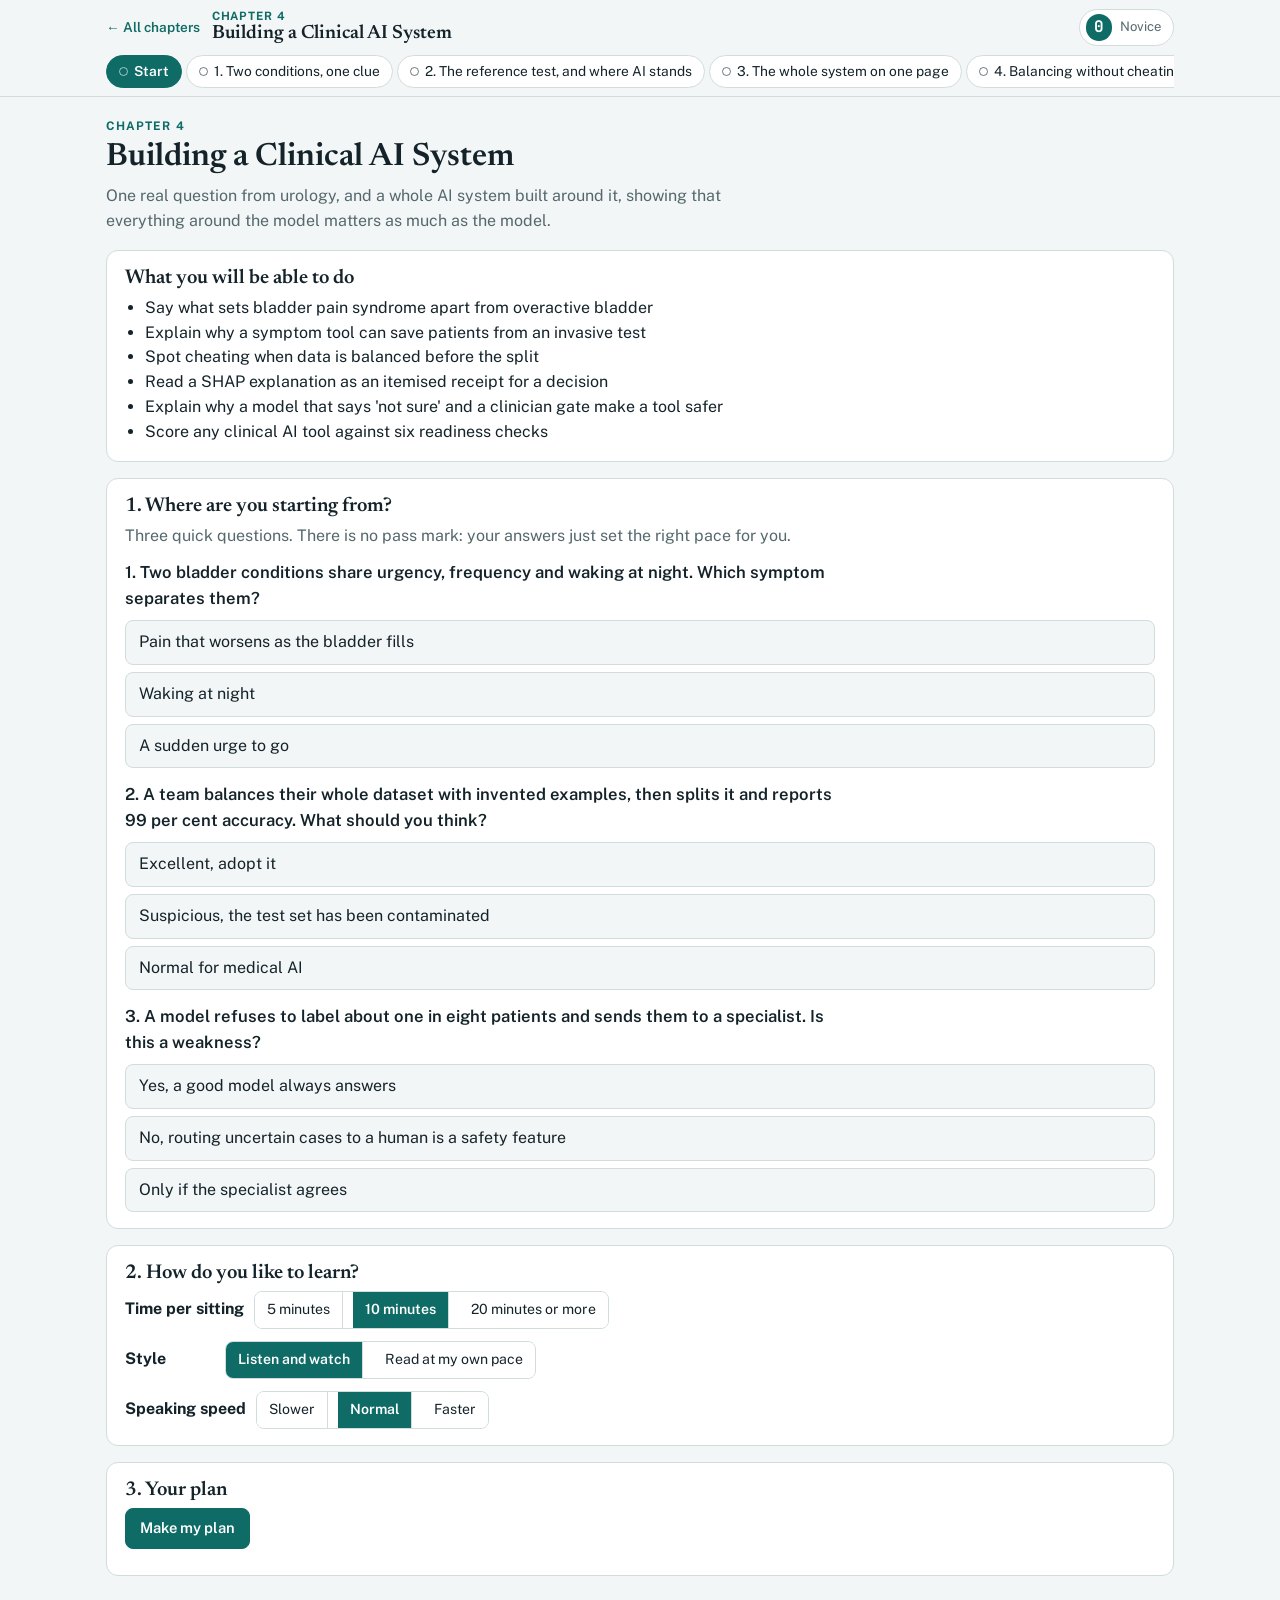
<file: index (27).html>
<!doctype html>
<html lang="en-GB">
<head>
<meta charset="utf-8">
<meta name="viewport" content="width=device-width, initial-scale=1, viewport-fit=cover">
<title>Chapter 4 · Building a Clinical AI System</title>
<meta name="description" content="One real question from urology, and a whole AI system built around it, showing that everything around the model matters as much as the model.">
<link rel="preconnect" href="https://fonts.googleapis.com">
<link rel="preconnect" href="https://fonts.gstatic.com" crossorigin>
<link rel="stylesheet" href="https://fonts.googleapis.com/css2?family=Newsreader:opsz,wght@6..72,500;6..72,600&family=Public+Sans:wght@400;500;600;700&family=JetBrains+Mono:wght@400;600&display=swap">
<style>
/* Layout: sticky top bar (course link, chapter, live Learning Index) + sticky top menu of lessons.
   Each lesson = Watch (slide, Sam, captions) -> Key point -> Quick check with confidence -> Case simulation.
   Start tab sets the personal plan; Final tab is the chapter case test; Progress tab shows the index and advice. */
:root{
  --bg:#F3F6F6; --surface:#FFFFFF; --surface-2:#E9EFEF; --ink:#14232A; --muted:#55686D; --line:#D2DCDD;
  --accent:#0E6B66; --accent-soft:#D6ECEA; --signal:#B97A06; --signal-soft:#F7EBD2;
  --good:#2C7A4B; --good-soft:#DCEFE3; --bad:#AE3434; --bad-soft:#F6DEDE; --info:#2D5B8A; --info-soft:#DDE8F4;
  --f-display:"Newsreader", Georgia, "Times New Roman", serif;
  --f-body:"Public Sans", "Segoe UI", Roboto, Helvetica, Arial, sans-serif;
  --f-mono:"JetBrains Mono", ui-monospace, Menlo, Consolas, monospace;
}
@media (prefers-color-scheme: dark){ :root:not([data-theme="light"]){
  --bg:#0D1618; --surface:#142124; --surface-2:#1B2B2E; --ink:#E3ECEC; --muted:#92A6A9; --line:#2A3C3F;
  --accent:#4DB6AC; --accent-soft:#183A38; --signal:#E3A53A; --signal-soft:#3A2E17;
  --good:#5CBB84; --good-soft:#18352A; --bad:#E27474; --bad-soft:#3D1F1F; --info:#7FA9D8; --info-soft:#1B2A3B; color-scheme:dark }}
:root[data-theme="dark"]{
  --bg:#0D1618; --surface:#142124; --surface-2:#1B2B2E; --ink:#E3ECEC; --muted:#92A6A9; --line:#2A3C3F;
  --accent:#4DB6AC; --accent-soft:#183A38; --signal:#E3A53A; --signal-soft:#3A2E17;
  --good:#5CBB84; --good-soft:#18352A; --bad:#E27474; --bad-soft:#3D1F1F; --info:#7FA9D8; --info-soft:#1B2A3B; color-scheme:dark }
*{box-sizing:border-box}
[hidden]{display:none!important}
body{background:var(--bg);color:var(--ink);font-family:var(--f-body);font-size:16px;line-height:1.55;margin:0}
h1,h2,h3{font-family:var(--f-display);font-weight:600;line-height:1.15;text-wrap:balance;margin:0}
p{margin:0}
button,select,input{font:inherit;color:inherit}
a{color:var(--accent)}
:focus-visible{outline:2px solid var(--accent);outline-offset:2px}
.mono{font-family:var(--f-mono);font-variant-numeric:tabular-nums}
.wrap{max-width:1100px;margin:0 auto;padding-inline:16px}
.top{position:sticky;top:env(safe-area-inset-top,0px);z-index:30;background:var(--bg);border-bottom:1px solid var(--line)}
.bar{display:flex;align-items:center;gap:12px;padding-block:9px;flex-wrap:wrap}
.bar .home{font-size:.85rem;font-weight:600;text-decoration:none;white-space:nowrap}
.bar h1{font-size:1.2rem;flex:1 1 240px;min-width:0}
.bar h1 small{display:block;font-family:var(--f-body);font-size:.72rem;font-weight:700;letter-spacing:.08em;text-transform:uppercase;color:var(--accent)}
.idx{display:flex;align-items:center;gap:8px;border:1px solid var(--line);background:var(--surface);border-radius:99px;padding:4px 12px 4px 6px;cursor:pointer}
.idx b{font-family:var(--f-mono);font-size:1rem;background:var(--accent);color:var(--surface);border-radius:99px;padding:1px 8px}
.idx span{font-size:.82rem;color:var(--muted)}
.menu{display:flex;gap:4px;overflow-x:auto;padding-bottom:8px;scrollbar-width:thin}
.menu button{flex:none;display:flex;align-items:center;gap:6px;border:1px solid var(--line);background:var(--surface);border-radius:99px;padding:5px 12px;cursor:pointer;font-size:.86rem;white-space:nowrap}
.menu button[aria-current="true"]{background:var(--accent);color:var(--surface);border-color:var(--accent);font-weight:600}
.menu .dot{width:9px;height:9px;border-radius:50%;border:1.5px solid currentColor;opacity:.6}
.menu .dot.done{background:var(--good);border-color:var(--good);opacity:1}
.menu .dot.part{background:var(--signal);border-color:var(--signal);opacity:1}
main{padding-block:20px 60px;display:flex;flex-direction:column;gap:16px}
.card{background:var(--surface);border:1px solid var(--line);border-radius:12px;padding:16px 18px;min-width:0}
.card h3{font-size:1.25rem;margin-bottom:6px}
.eyebrow{font-size:.74rem;letter-spacing:.09em;text-transform:uppercase;color:var(--accent);font-weight:700}
.lede{color:var(--muted);max-width:68ch}
.row{display:flex;gap:10px;flex-wrap:wrap;align-items:center}
.btn{border:1px solid var(--line);background:var(--surface);border-radius:8px;padding:8px 14px;cursor:pointer;font-weight:600;font-size:.92rem}
.btn:hover{border-color:var(--accent)}
.btn.primary{background:var(--accent);border-color:var(--accent);color:var(--surface)}
.btn:disabled{opacity:.45;cursor:not-allowed}
.btn.small{padding:5px 10px;font-size:.84rem}
.seg{display:inline-flex;border:1px solid var(--line);border-radius:8px;overflow:hidden;flex-wrap:wrap}
.seg button{border:0;background:var(--surface);padding:7px 12px;cursor:pointer;font-size:.88rem;border-right:1px solid var(--line)}
.seg button:last-child{border-right:0}
.seg button[aria-pressed="true"]{background:var(--accent);color:var(--surface);font-weight:600}
.steps{display:flex;gap:6px;flex-wrap:wrap}
.steps span{font-size:.8rem;padding:3px 10px;border-radius:99px;background:var(--surface-2);color:var(--muted)}
.steps span.on{background:var(--accent-soft);color:var(--accent);font-weight:700}
.steps span.ok{background:var(--good-soft);color:var(--good);font-weight:600}
.stage{position:relative;aspect-ratio:16/9;width:100%;background:#fff;border-radius:10px;overflow:hidden;border:1px solid var(--line)}
.stage img{position:absolute;inset:0;width:100%;height:100%;object-fit:contain}
.slidetag{position:absolute;left:10px;top:10px;background:rgba(10,30,34,.78);color:#fff;font-size:.75rem;padding:3px 9px;border-radius:99px;font-family:var(--f-mono)}
.bigplay{position:absolute;inset:0;display:flex;align-items:center;justify-content:center;background:rgba(8,20,22,.35);border:0;cursor:pointer;color:#fff;flex-direction:column;gap:8px;font-weight:600}
.bigplay span.c{width:72px;height:72px;border-radius:50%;background:var(--accent);display:flex;align-items:center;justify-content:center}
.speaker{display:grid;grid-template-columns:auto minmax(0,1fr);gap:14px;align-items:center;margin-top:10px}
.tutor{width:96px;aspect-ratio:1/1;border-radius:50%;background:var(--accent-soft);border:3px solid var(--surface);box-shadow:0 0 0 1px var(--line);overflow:hidden}
.tutor.speaking{box-shadow:0 0 0 3px var(--accent)}
.tutor svg{width:100%;height:100%;display:block}
.tutor-wrap{display:flex;flex-direction:column;align-items:center;gap:3px;font-size:.72rem;color:var(--muted)}
.cap{min-height:4.4em;background:var(--surface-2);border-radius:8px;padding:10px 14px;font-size:1.06rem}
.cap .w{color:var(--muted)} .cap .w.past{color:var(--ink)} .cap .w.now{background:var(--signal-soft);color:var(--ink);border-radius:3px;box-shadow:0 0 0 2px var(--signal-soft)}
.read{background:var(--surface-2);border-radius:8px;padding:12px 16px;display:flex;flex-direction:column;gap:8px;font-size:1.04rem;max-width:75ch}
.ctrls{display:flex;gap:8px;align-items:center;flex-wrap:wrap;margin-top:10px}
.ctrls .grow{flex:1}
.ctrls select{padding:6px 8px;border-radius:7px;border:1px solid var(--line);background:var(--surface);max-width:210px}
.ctrls label{font-size:.84rem;color:var(--muted);display:flex;gap:6px;align-items:center}
.key{display:grid;grid-template-columns:auto 1fr;gap:12px;align-items:start;background:var(--signal-soft);border-radius:10px;padding:12px 16px}
.key b.k{font-size:.72rem;letter-spacing:.09em;text-transform:uppercase;color:var(--signal);padding-top:3px}
.key p{font-weight:600;max-width:72ch}
.plain{background:var(--info-soft);border-radius:10px;padding:12px 16px}
.plain b{display:block;font-size:.74rem;letter-spacing:.09em;text-transform:uppercase;color:var(--info);margin-bottom:4px}
.plain ul{margin:0;padding-left:20px;display:flex;flex-direction:column;gap:3px}
.q{font-weight:600;font-size:1.04rem;max-width:72ch;margin-bottom:8px}
.conf{display:flex;gap:8px;align-items:center;flex-wrap:wrap;font-size:.86rem;color:var(--muted);margin-bottom:8px}
.opts{display:flex;flex-direction:column;gap:7px}
.opt{text-align:left;border:1px solid var(--line);background:var(--bg);border-radius:8px;padding:9px 13px;cursor:pointer}
.opt:hover:not(:disabled){border-color:var(--accent)}
.opt:disabled{cursor:default}
.opt.right{border-color:var(--good);background:var(--good-soft)}
.opt.wrong{border-color:var(--bad);background:var(--bad-soft)}
.opt.part{border-color:var(--signal);background:var(--signal-soft)}
.fb{font-size:.94rem;max-width:72ch;margin-top:8px}
.case-set{border-left:3px solid var(--accent);padding:4px 0 4px 12px;color:var(--muted);margin-bottom:12px;max-width:75ch}
.stepbox{display:flex;flex-direction:column;gap:6px;margin-top:12px}
.grid2{display:grid;grid-template-columns:repeat(2,minmax(0,1fr));gap:16px}
@media (max-width:760px){.grid2{grid-template-columns:minmax(0,1fr)}.tutor{width:72px}}
.gauge{display:flex;gap:18px;align-items:center;flex-wrap:wrap}
.gauge svg{width:150px;height:150px;flex:none}
.dims{display:flex;flex-direction:column;gap:9px;flex:1;min-width:240px}
.dim{display:grid;grid-template-columns:minmax(120px,170px) 1fr 48px;gap:10px;align-items:center;font-size:.9rem}
.dim .track{height:12px;background:var(--surface-2);border-radius:99px;overflow:hidden}
.dim .fill{height:100%;background:var(--accent);border-radius:99px}
.dim output{font-family:var(--f-mono);text-align:right;font-size:.85rem}
.ladder{display:grid;grid-template-columns:repeat(4,minmax(0,1fr));gap:6px;margin-top:12px}
.ladder div{border-radius:8px;padding:8px;font-size:.8rem;text-align:center;background:var(--surface-2);color:var(--muted)}
.ladder div.on{background:var(--accent);color:var(--surface);font-weight:700}
@media (max-width:560px){.ladder{grid-template-columns:repeat(2,minmax(0,1fr))}}
table.t{width:100%;border-collapse:collapse;font-size:.9rem}
table.t th,table.t td{text-align:left;padding:7px 8px;border-bottom:1px solid var(--line)}
table.t th{font-size:.74rem;letter-spacing:.06em;text-transform:uppercase;color:var(--muted)}
.tablewrap{overflow-x:auto}
.pill{display:inline-flex;border-radius:99px;padding:2px 9px;font-size:.78rem;font-weight:600;background:var(--surface-2)}
.pill.good{background:var(--good-soft);color:var(--good)} .pill.bad{background:var(--bad-soft);color:var(--bad)} .pill.warn{background:var(--signal-soft);color:var(--signal)} .pill.acc{background:var(--accent-soft);color:var(--accent)}
.advice{display:flex;flex-direction:column;gap:8px}
.advice div{display:flex;gap:10px;align-items:flex-start;background:var(--surface-2);border-radius:8px;padding:9px 12px}
.plan{display:flex;flex-direction:column;gap:6px}
.plan div{display:flex;gap:10px;align-items:baseline;flex-wrap:wrap}
.plan b{min-width:90px}
.foot{font-size:.8rem;color:var(--muted);max-width:80ch}
input[type=text]{padding:8px 10px;border-radius:8px;border:1px solid var(--line);background:var(--bg);min-width:0;width:260px;max-width:100%}
@media (max-width:600px){.bar{gap:8px;padding-block:6px}.bar h1{font-size:1rem;flex-basis:150px}.bar h1 small{font-size:.66rem}.idx span{display:none}.bar .home{font-size:.78rem}}
@media (prefers-reduced-motion:reduce){*{transition:none!important;animation:none!important}}
</style>
</head>
<body>


<header class="top"><div class="wrap">
  <div class="bar">
    <a class="home" href="../index.html">← All chapters</a>
    <h1 id="chTitle"><small id="chNum"></small><span></span></h1>
    <button class="idx" id="idxChip" type="button" title="Your learning index for this chapter"><b id="idxVal">0</b><span id="idxLvl">Novice</span></button>
  </div>
  <nav class="menu" id="menu" aria-label="Chapter sections"></nav>
</div></header>
<main class="wrap" id="main"></main>

<script>
const CH = {"id": "ch04", "num": "4", "title": "Building a Clinical AI System", "summary": "One real question from urology, and a whole AI system built around it, showing that everything around the model matters as much as the model.", "outcomes": ["Say what sets bladder pain syndrome apart from overactive bladder", "Explain why a symptom tool can save patients from an invasive test", "Spot cheating when data is balanced before the split", "Read a SHAP explanation as an itemised receipt for a decision", "Explain why a model that says 'not sure' and a clinician gate make a tool safer", "Score any clinical AI tool against six readiness checks"], "starter": [{"q": "Two bladder conditions share urgency, frequency and waking at night. Which symptom separates them?", "o": ["Pain that worsens as the bladder fills", "Waking at night", "A sudden urge to go"], "a": 0}, {"q": "A team balances their whole dataset with invented examples, then splits it and reports 99 per cent accuracy. What should you think?", "o": ["Excellent, adopt it", "Suspicious, the test set has been contaminated", "Normal for medical AI"], "a": 1}, {"q": "A model refuses to label about one in eight patients and sends them to a specialist. Is this a weakness?", "o": ["Yes, a good model always answers", "No, routing uncertain cases to a human is a safety feature", "Only if the specialist agrees"], "a": 1}], "lessons": [{"title": "Two conditions, one clue", "minutes": 2, "slides": [{"img": 3, "say": ["Welcome to Chapter 4, Building a Clinical AI System. I'm Sam, your tutor.", "This chapter takes one real medical question and builds a whole AI system around it, step by step.", "The question comes from urology. How do you tell overactive bladder from bladder pain syndrome?", "Both cause the same three everyday symptoms. A sudden, urgent need to pass urine. Going often. And waking at night to go.", "One difference matters. Pain. Bladder pain syndrome hurts, and the pain gets worse as the bladder fills. Overactive bladder has urgency but no pain.", "That single clue is what the tool will learn to read.", "Getting this wrong is common. In primary care, around four in ten patients are misdiagnosed at first. Many wait years for the right label, often on the wrong treatment meanwhile."]}, {"img": 4, "say": ["Here is just enough anatomy. Urine arrives from the kidneys, collects in the bladder, and leaves through a tube called the urethra.", "The bladder wall is a muscle called the detrusor. Two ring-shaped muscles act as taps at the outlet.", "Think of a balloon with a tap. Filling it slowly with the tap shut is storage. Opening the tap only when you choose is emptying.", "Urgency is the balloon squeezing itself at the wrong time. Pain on filling is the balloon wall being sore.", "Almost every bladder symptom is this balance going wrong."]}], "keyPoint": "Both conditions share urgency, frequency and night-time waking. Pain that worsens as the bladder fills points to bladder pain syndrome.", "plain": ["Overactive bladder: urgency, going often, waking at night, no pain.", "Bladder pain syndrome: the same, plus pain that grows as the bladder fills.", "Misdiagnosis is common and patients can wait years for the right label.", "Bladder as a balloon with a tap: squeezing at the wrong time is urgency, a sore wall is pain."], "check": {"q": "A patient has urgency, goes often and wakes at night, with no pain. Which condition does this fit?", "o": ["Bladder pain syndrome", "Overactive bladder", "Neither, pain is always present"], "a": 1, "e": "Urgency, frequency and night-time waking without pain fits overactive bladder. Pain on filling would point to bladder pain syndrome.", "retry": {"q": "In the balloon picture, what is urgency?", "o": ["The balloon squeezing itself at the wrong time", "The balloon wall being sore", "The tap being stuck shut"], "a": 0, "e": "Urgency is the bladder muscle squeezing when it should be relaxed and storing."}}, "scenario": {"title": "The GP's dilemma", "setting": "You are a GP. Mrs Patel, 52, has had urgency and frequency for two years and has been treated for overactive bladder without benefit. Today she mentions a deep ache that builds as her bladder fills.", "steps": [{"prompt": "What does the new detail suggest?", "choices": [{"t": "Her overactive bladder is getting worse", "s": 0, "fb": "Pain on filling is not part of overactive bladder. It is the key clue for bladder pain syndrome."}, {"t": "Bladder pain syndrome should now be considered", "s": 2, "fb": "Right. Pain that worsens as the bladder fills is the single symptom that separates the two."}, {"t": "The pain is unrelated to her bladder", "s": 0, "fb": "Pain linked to filling is exactly the clue to listen for."}]}, {"prompt": "Why does the chapter say a tool for this question is worth building carefully?", "choices": [{"t": "Because the conditions are very rare", "s": 0, "fb": "No. The problem is that they are common and often confused."}, {"t": "Because misdiagnosis is common and patients wait years, often on the wrong treatment", "s": 2, "fb": "Right. Around four in ten are misdiagnosed at first, and the wait for the right label can be years."}, {"t": "Because the reference test is cheap and quick", "s": 0, "fb": "The opposite. The reference test is invasive, which is why an early symptom tool helps."}]}]}}, {"title": "The reference test, and where AI stands", "minutes": 3, "slides": [{"img": 6, "say": ["Who looks after these conditions? Surgical urologists remove or repair tissue. Functional urologists manage how the bladder behaves over time.", "Our two conditions belong to functional urology. They are judged from symptoms. So our tool should use the same everyday evidence a clinician weighs, and show its reasoning.", "The reference test is called video-urodynamics. A thin tube fills the bladder while sensors measure pressure and an X-ray films it.", "There is one friendly sum. To find what the bladder muscle itself is doing, take the total bladder pressure and subtract the belly pressure from coughing or straining.", "It is the gold standard, but it is invasive, uncomfortable, and carries a little radiation.", "So if a simple symptom tool can confidently sort the clear cases, the hard test can be saved for the uncertain ones. That is the tool we build."]}, {"img": 7, "say": ["How mature is AI in urology, really? Read down the right-hand column.", "In screening and triage, symptom tools flag who needs attention. They assist, and our example lives here. In diagnosis, computer vision reads scans, again as an assistant. In surgery, the surgeon stays fully in control. Follow-up tools are only emerging.", "And a machine that decides alone? Research only. Not in use anywhere.", "So the honest headline: AI in urology is useful, but mostly as a careful assistant. The skill is handling uncertainty, explanation and testing well."]}], "keyPoint": "Video-urodynamics is the gold standard but invasive. A symptom tool that sorts the clear cases saves the hard test for the uncertain ones. AI here assists, it does not decide.", "plain": ["Functional urology manages bladder behaviour from symptoms, so the tool uses the same evidence.", "Video-urodynamics: a tube, pressure sensors and an X-ray. Accurate but invasive.", "Bladder muscle pressure equals total pressure minus belly pressure.", "AI in urology is an assistant. Machines that decide alone are research only."], "check": {"q": "Why is a symptom-based AI screen useful alongside video-urodynamics?", "o": ["It is more accurate than the reference test", "It replaces the reference test entirely", "It sorts clear cases so the invasive test is kept for uncertain ones"], "a": 2, "e": "Video-urodynamics is invasive and uncomfortable. A triage tool lets clinicians save it for patients who really need it.", "retry": {"q": "Where is AI in urology most mature and actually in use?", "o": ["Deciding alone without a clinician", "Assisting with screening and triage", "Replacing surgeons"], "a": 1, "e": "Deployed AI in urology assists. Full autonomy is research only, and surgeons stay in control."}}, "scenario": {"title": "The urodynamics waiting list", "setting": "You manage a urology department with a six-month wait for video-urodynamics. A supplier offers a symptom-based AI tool and says it 'diagnoses bladder conditions automatically'.", "steps": [{"prompt": "What is the realistic role for such a tool, based on this chapter?", "choices": [{"t": "Replace urodynamics so the list disappears", "s": 0, "fb": "No. The symptom tool cannot replace the reference test. It helps decide who needs it."}, {"t": "Sort the clear cases, so the invasive test is kept for genuinely uncertain patients", "s": 2, "fb": "Right. That is exactly the triage role the chapter builds."}, {"t": "Run the test faster", "s": 0, "fb": "The tool does not perform the test at all."}]}, {"prompt": "The supplier insists the tool can 'decide alone'. How mature is that kind of AI in urology?", "choices": [{"t": "Routine in most clinics", "s": 0, "fb": "No. Deployed AI in urology is assistive."}, {"t": "Common in surgery", "s": 1, "fb": "Surgical AI exists, but the surgeon stays fully in control, so it does not decide alone either."}, {"t": "Research only, not in use", "s": 2, "fb": "Right. Full autonomy is research only. Treat the claim with caution."}]}]}}, {"title": "The whole system on one page", "minutes": 3, "slides": [{"img": 8, "say": ["If you remember one picture from this chapter, make it this one. The whole system in seven boxes.", "One, frame the question. Two, get the data and choose the inputs. Three, fix the imbalance. Four, pick the model. Five, make it explain itself. Six, test it honestly. Seven, turn it into a recommendation.", "The model is only one box out of seven. The other six make it a safe clinical tool.", "Think of opening a restaurant. The recipe matters. But hygiene, good suppliers and a chef checking every plate matter just as much. Skip those and you have a demo, not a service.", "And follow the dashed line. Real patient outcomes feed back to improve the system. It is a loop."]}, {"img": 10, "say": ["Boxes one and two are about framing the question honestly. A badly framed task cannot be rescued by a clever model.", "Keep the question small. For this patient, is it more likely overactive bladder or bladder pain syndrome? One fork, the way a clinician thinks first.", "Use only early, cheap evidence a clinician already has. Symptom scores, a bladder diary and basic history.", "Ground truth is the answer key the model learns from. Its quality sets the ceiling.", "And one honesty point. This example used three hundred computer-generated patients. That is fine for building and stress-testing. But made-up patients can never prove the tool works on real ones."]}], "keyPoint": "The model is one box out of seven. Frame one small question, use early evidence, and be honest that made-up patients prove nothing about real ones.", "plain": ["Seven boxes: frame, data, balance, model, explain, test, recommend. The model is just one.", "Like a restaurant: the recipe matters, but hygiene and a chef checking plates matter as much.", "Ask one small question using evidence a clinician already has early on.", "Three hundred computer-generated patients test the plumbing, not real performance."], "check": {"q": "In the seven-box system, how many boxes are the model itself?", "o": ["One", "Four", "Seven"], "a": 0, "e": "The model is one box. Balancing, explaining, testing and the clinician gate are the other six, and they make it safe.", "retry": {"q": "Why can results on 300 computer-generated patients not prove the tool works?", "o": ["Three hundred is too many to analyse", "Made-up patients test the pipeline, not real clinical performance", "Computer-generated data cannot be used at all"], "a": 1, "e": "Synthetic data is fine for building and stress-testing. Only real patients can show clinical performance."}}, "scenario": {"title": "Framing a chest pain tool", "setting": "Your emergency department wants an AI tool for chest pain. A data scientist proposes 'a model that diagnoses every possible cause using all results, including the angiogram'.", "steps": [{"prompt": "What is wrong with that framing?", "choices": [{"t": "Nothing, more causes and more data is better", "s": 0, "fb": "A badly framed task cannot be rescued by a clever model. Keep it small and early."}, {"t": "It asks too much and uses evidence that only arrives after the decision is needed", "s": 2, "fb": "Right. Frame one clear question and use only evidence available early."}, {"t": "It should use a bigger model", "s": 0, "fb": "The problem is the framing, not the model size."}]}, {"prompt": "Which framing follows the chapter's approach?", "choices": [{"t": "Is this chest pain likely cardiac or not, using history, examination and the first ECG?", "s": 2, "fb": "Right. One fork, early cheap evidence, and a clear answer key."}, {"t": "Predict the exact diagnosis from the discharge letter", "s": 0, "fb": "The discharge letter contains the answer. That is leakage, and it arrives far too late."}, {"t": "Predict length of stay for every patient", "s": 1, "fb": "A clear question, but not the one the department asked."}]}]}}, {"title": "Balancing without cheating", "minutes": 2, "slides": [{"img": 11, "say": ["Box three is imbalance. In real clinics one condition is usually far more common than the other.", "A lazy model can score well by always guessing the common one, and miss the rare one. In diagnosis that is dangerous, because the rare case is often the one you most need to catch.", "The middle panel shows a fix called SMOTE. It invents realistic new examples of the rarer condition by blending real ones together.", "The rule in red is the one to remember. Split the data first. Then apply SMOTE to the training part only. Never touch the test set.", "Here is why. SMOTE is like adding practice questions on a rare topic so a student is not caught out. But you must not sneak those practice questions into the final exam. That would only prove the student memorised them.", "If invented data leaks into the test set, the reported score is fake. Balance the training data, never the test data.", "When you see claims of ninety-nine per cent accuracy, this is one reason to be suspicious.", "There are other fixes too, such as penalising mistakes on the rare condition more heavily. The honest habit is to try a method, write it down, and check the rare condition really improves."]}], "keyPoint": "Balance the training data, never the test data. Invented examples in the test set make the score fake.", "plain": ["One condition is usually rarer, and a lazy model just guesses the common one.", "SMOTE invents realistic extra examples of the rare condition.", "Split first, then balance only the training part.", "Practice questions must never end up in the final exam."], "check": {"q": "When should SMOTE be applied?", "o": ["To the whole dataset before splitting", "To the test set only", "To the training data only, after splitting"], "a": 2, "e": "Balancing before the split leaks invented examples into the test set and inflates the score.", "retry": {"q": "Why is a model that always guesses the common condition dangerous in diagnosis?", "o": ["It misses the rare case, which is often the one you most need to catch", "It runs too slowly", "It is too complicated to explain"], "a": 0, "e": "High accuracy from guessing the common answer hides the fact that the rare, important cases are being missed."}}, "scenario": {"title": "The 99 per cent colleague", "setting": "A colleague in your trust's data team proudly reports 99 per cent accuracy on a bladder tool. You ask how. They applied SMOTE to the whole dataset, then split it into training and test.", "steps": [{"prompt": "What has happened to the score?", "choices": [{"t": "It is reliable, because the data was balanced", "s": 0, "fb": "No. Invented examples have leaked into the test set, so the score is fake."}, {"t": "It is inflated, because invented examples ended up in the test set", "s": 2, "fb": "Right. The model was quizzed on data related to what it had already seen."}, {"t": "It is too low, because SMOTE makes tasks harder", "s": 0, "fb": "The opposite. Leakage makes the score look better than reality."}]}, {"prompt": "What should they do instead?", "choices": [{"t": "Apply SMOTE to the test set as well, for fairness", "s": 0, "fb": "Never touch the test set. It must keep its natural mix."}, {"t": "Split first, then apply SMOTE to the training part only, and re-run", "s": 2, "fb": "Right. Balance the training data, never the test data."}, {"t": "Report the 99 per cent but add a footnote", "s": 1, "fb": "Honesty helps, but the number itself is meaningless. Redo the split."}]}]}}, {"title": "A team of simple models", "minutes": 2, "slides": [{"img": 13, "say": ["Box four is choosing the model. Two ideas.", "First, fewer inputs. The team began with twenty-two and trimmed them to five that carry the signal. Pain, urgency, night-time urination, how long symptoms have lasted, and a standard symptom score.", "Fewer inputs means less chance of learning quirks, easier explanation and cheaper running. And these five are exactly what a urologist would weigh first. A quiet sign the model learned something real.", "Second, a team of models beats one. Three different simple models were used. A random forest is many yes-or-no decision trees voting together. A support vector machine draws the cleanest line between two groups. Logistic regression is a familiar statistical model.", "Each makes different kinds of mistake, so one covers another's weakness.", "Each gives a probability, not a hard yes or no, and the probabilities are averaged. This is called soft voting.", "Imagine three experienced doctors each giving a percentage. Seventy, fifty-five and sixty-five per cent pain syndrome. Averaging their confidence is steadier than a show of hands, and carries more information.", "The principle matters more than the algorithms. A few simple, explainable models are usually a better clinical choice than one giant black box. They are easier to test, explain and maintain."]}], "keyPoint": "Trim to the few inputs that matter, and average the confidence of a few simple models rather than trusting one black box.", "plain": ["Twenty-two inputs trimmed to five: pain, urgency, night-time urination, duration, symptom score.", "The five match what a urologist would check first. A good sign.", "Three simple models each give a probability, and the probabilities are averaged.", "A few explainable models beat one black box in the clinic."], "check": {"q": "What does soft voting do?", "o": ["Counts each model's yes-or-no vote and takes the majority", "Averages each model's probability into one decision", "Picks the most complex model"], "a": 1, "e": "Averaging probabilities is steadier and carries more information than counting hard votes.", "retry": {"q": "Why is it reassuring that the five inputs kept were pain, urgency, night-time urination, duration and a symptom score?", "o": ["They are the cheapest to collect", "They guarantee fairness", "They match what a urologist would weigh first, so the model probably learned real signal"], "a": 2, "e": "When the inputs match clinical reasoning, the model is less likely to be learning quirks of the dataset."}}, "scenario": {"title": "Choosing between two bids", "setting": "Two suppliers bid for your bladder tool. Supplier X offers one very large black-box model using 40 inputs. Supplier Y offers three simple models that average their confidence, using five clinically familiar inputs.", "steps": [{"prompt": "A board member says 'surely bigger is better'. What does the chapter suggest?", "choices": [{"t": "Yes, more inputs and a bigger model always win", "s": 0, "fb": "In clinical work, the simplest design that does the job is easier to test, explain and maintain."}, {"t": "A few simple, explainable models are usually the better clinical choice", "s": 2, "fb": "Right. They can be validated, explained and kept running safely."}, {"t": "Pick whichever has the higher headline accuracy", "s": 1, "fb": "Accuracy alone hides a great deal. Consider explanation and maintenance too."}]}, {"prompt": "Supplier Y's five inputs are pain, urgency, night-time urination, duration and a symptom score. What does that tell you?", "choices": [{"t": "Nothing, inputs do not matter", "s": 0, "fb": "They matter a great deal. They show what the model relies on."}, {"t": "The model may be too simple to be useful", "s": 0, "fb": "Fewer inputs reduce the chance of learning quirks and make explanation easier."}, {"t": "The model relies on what a urologist would check first, a good sign it learned real signal", "s": 2, "fb": "Right. Matching clinical reasoning is a quiet sign of a sound model."}]}]}}, {"title": "An itemised receipt", "minutes": 2, "slides": [{"img": 15, "say": ["Box five is explanation. A model that cannot explain itself will not be trusted, and increasingly will not be approved.", "The tool here is called SHAP. It treats each symptom like a player on a team and works out its fair share of the final answer. Which way it pushed, and how hard.", "The left picture is the overall view. Across all patients, which symptoms matter most on average.", "The right picture is one patient. Here pain, urgency and frequency each nudge the decision towards bladder pain syndrome.", "Think of it as an itemised receipt for the decision. Instead of the computer says pain syndrome, you get pain plus forty-six, urgency plus twenty-six, frequency plus twenty. So, pain syndrome. The clinician can check every line.", "This has two uses. It builds trust and supports the conversation with the patient.", "And it catches bugs. If one symptom always dominates, that symptom may secretly be part of the answer key. That is leakage.", "If the explanation does not match clinical reasoning, that is a reason to look closer. It is not a reason to override the doctor."]}], "keyPoint": "SHAP gives an itemised receipt for each decision. It builds trust, and it catches a symptom that secretly holds the answer.", "plain": ["SHAP shows how much each symptom pushed the decision, and which way.", "Overall view: which symptoms matter most across everyone. One-patient view: this decision.", "Like a receipt: pain plus forty-six, urgency plus twenty-six, so pain syndrome.", "If one symptom always dominates, suspect leakage."], "check": {"q": "A clinician sees that pain and urgency pushed a patient's result towards bladder pain syndrome. How does this help?", "o": ["It lets the clinician check the model relied on sensible evidence", "It raises the model's accuracy", "It removes the need for a clinician"], "a": 0, "e": "SHAP does not change the answer. It shows the reasons, so the clinician can check them.", "retry": {"q": "In the explanations, one symptom dominates every single prediction. What should the team ask?", "o": ["Whether to give it more weight", "Whether it is secretly part of the answer key", "Whether to switch explanations off"], "a": 1, "e": "A symptom that always dominates may be leaking the answer. Explanations double as a safety check."}}, "scenario": {"title": "The receipt that did not add up", "setting": "A consultant reviews a tool's explanation for Mr Okafor. It says bladder pain syndrome, driven almost entirely by 'symptom duration'. His pain score barely features, yet he describes severe pain on filling.", "steps": [{"prompt": "What does this explanation tell the consultant?", "choices": [{"t": "The tool must be right, computers do not make mistakes", "s": 0, "fb": "The reasoning does not match clinical sense. That is a reason to look closer."}, {"t": "The tool reached a plausible answer for an odd reason, so look closer", "s": 2, "fb": "Right. A receipt that does not match clinical reasoning is a warning, even when the label looks right."}, {"t": "Explanations are decoration and can be ignored", "s": 0, "fb": "Explanations are how you check the model leaned on sensible evidence."}]}, {"prompt": "The audit team finds 'symptom duration' dominates almost every prediction. What should they suspect?", "choices": [{"t": "Duration is the most important symptom medically", "s": 1, "fb": "Possibly, but a single input dominating everything is a classic sign of a deeper problem."}, {"t": "The tool needs a bigger screen", "s": 0, "fb": "Not relevant."}, {"t": "Duration may secretly be part of the answer key, a form of leakage", "s": 2, "fb": "Right. Explanations caught a possible bug. That is their second use."}]}]}}, {"title": "Test once, then a human signs off", "minutes": 3, "slides": [{"img": 17, "say": ["Box six is honest testing. About eighty per cent of the patients form a development set, split into five parts. Each part takes a turn as the check while the model learns from the rest.", "SMOTE is applied inside each learning part only.", "The other twenty per cent is a held-out test set. Think of it as a sealed exam. You open it once, at the very end, and it keeps its natural mix. Peek early and the result is worthless.", "Report several numbers, not just accuracy, which can hide poor results on the rarer condition.", "Now the standout idea. The model is allowed to say, I am not sure. About one in eight patients fall in the boundary, and they go to a specialist instead of being forced into a label.", "Uncertainty is information, not failure."]}, {"img": 19, "say": ["Box seven. A prediction alone helps nobody. It must become an action, and a human must check it.", "The model's answer and its reasons are matched to clinical guidelines. A confidence check may abstain. Then comes the clinician gate, before anything is written in the patient's record.", "The model proposes. The doctor disposes. Think of a pharmacist checking a prescription before it reaches you.", "Finally, outcomes are recorded and watched for drift, the slow slide in performance as patients or practice change. If it slips, the system flags it and can be retrained.", "So going live is the start of the work, not the end."]}], "keyPoint": "Open the sealed test set once, let the model say 'not sure', and keep a clinician at the gate. Then watch for drift.", "plain": ["The held-out test set is a sealed exam, opened once at the end.", "About one in eight uncertain patients go to a specialist instead of being force-labelled.", "The model proposes, the doctor disposes. Nothing reaches the patient without a clinician.", "After go-live, watch for drift and retrain when performance slips."], "check": {"q": "How should the held-out test set be used?", "o": ["Checked after every change to tune the model", "Balanced with SMOTE before the final test", "Opened once at the end, keeping its natural mix"], "a": 2, "e": "The test set is a sealed exam. Peeking early or balancing it makes the final score meaningless.", "retry": {"q": "What does 'the model proposes, the doctor disposes' mean?", "o": ["The doctor trains the model", "No recommendation reaches a patient without a clinician reviewing it", "The model can override the doctor when confident"], "a": 1, "e": "The clinician gate means a qualified human signs off every recommendation."}}, "scenario": {"title": "The never-unsure tool", "setting": "Your trust pilots a bladder triage tool. The supplier is proud that it 'always gives an answer, never abstains'. Six months in, nurses notice more patients being started on the wrong treatment.", "steps": [{"prompt": "What is the main risk of a tool that never says 'not sure'?", "choices": [{"t": "Confident wrong labels for genuinely uncertain patients", "s": 2, "fb": "Right. Boundary cases should go to a specialist, not be forced into a label."}, {"t": "Too many referrals to specialists", "s": 0, "fb": "The opposite. It refers nobody, which is the problem."}, {"t": "Slower clinic lists", "s": 0, "fb": "Speed is not the safety issue here."}]}, {"prompt": "You also learn that recommendations go straight into the record with no clinician review. What must change?", "choices": [{"t": "Nothing, the tool was validated", "s": 0, "fb": "Validation does not remove the need for a human gate."}, {"t": "Add a clinician gate so a qualified person signs off every recommendation", "s": 2, "fb": "Right. The model proposes, the doctor disposes."}, {"t": "Ask nurses to double-check the record afterwards", "s": 1, "fb": "Better than nothing, but the check must happen before anything is documented."}]}, {"prompt": "Performance has slipped since go-live. What does a well-designed system do?", "choices": [{"t": "Nothing, a validated model does not change", "s": 0, "fb": "Patients and practice change, so performance can drift."}, {"t": "Flag the drift so the team can investigate and retrain", "s": 2, "fb": "Right. Outcomes are watched, slippage is flagged, and the model is retrained and rechecked."}, {"t": "Remove the clinician gate to speed things up", "s": 0, "fb": "That would make things less safe, not more."}]}]}}, {"title": "Is it ready for the clinic?", "minutes": 3, "slides": [{"img": 21, "say": ["Is it ready for the clinic? This scorecard is deliberately sobering. Read down the gap column.", "Data: three hundred computer-generated patients, so no real-patient evidence yet. Labels: made by rules, so possibly noisy. Uncertainty: the cut-offs were set by hand.", "Explanations: not yet tested with clinicians. Fairness: not checked by group. Governance: a gate in the design, but no live audit data.", "Every red row is a study that still has to be done. Strong accuracy offline is the beginning of the work, not the end.", "You can score any clinical AI tool you meet against these six rows and see its biggest gap at once."]}, {"img": 22, "say": ["The gaps fall into three groups. Data and labels is the biggest. It needs real patients from several sites, with diagnoses confirmed by the reference test.", "Fairness. A model can look good on average yet fail one group. These conditions affect men and women differently and change with age. So results must be reported by group, not as one average. That is an ethical duty, not a nicety.", "The road to use. A prospective study on real patients, the medical device route, fitting into clinic routines, audit, staff training, and monitoring.", "See these as the to-do list for the next phase, not reasons to give up."]}], "keyPoint": "Six readiness checks: data, labels, uncertainty, explanations, fairness, governance. Strong offline accuracy is the start, not the end.", "plain": ["Biggest gap: no real patients yet, and labels that may be noisy.", "Cut-offs set by hand and explanations untested with clinicians.", "Fairness unknown until results are split by age and sex.", "Next phase: a real-patient study, the device route, workflow, audit, training, monitoring."], "check": {"q": "A hospital is impressed by strong accuracy on synthetic data. Which study best closes the biggest gap?", "o": ["A larger synthetic cohort", "Adding more models", "A multi-site prospective study with real patients and reference-confirmed diagnoses"], "a": 2, "e": "Synthetic data cannot prove clinical performance. Real, multi-site, reference-confirmed data is the priority.", "retry": {"q": "Why must performance be reported by group, such as age and sex?", "o": ["Because averages are hard to calculate", "Because a model can look good on average yet fail one group", "Because regulators ban averages"], "a": 1, "e": "An average can hide failure in a particular group. For these conditions, sex and age matter."}}, "scenario": {"title": "Scoring the supplier's tool", "setting": "A supplier presents a bladder tool to your procurement panel. Their evidence: 92 per cent accuracy on a synthetic cohort, labels generated by rules, no subgroup results, and no live monitoring yet.", "steps": [{"prompt": "Using the six-row scorecard, what is the single biggest gap?", "choices": [{"t": "No real-patient evidence", "s": 2, "fb": "Right. Everything else rests on this. Synthetic results prove nothing about real patients."}, {"t": "The accuracy is too low", "s": 0, "fb": "The number is not the issue. Where it came from is."}, {"t": "The slides were too long", "s": 0, "fb": "Not relevant."}]}, {"prompt": "The supplier offers to run on 10,000 synthetic patients instead. Does that help?", "choices": [{"t": "Yes, more data settles it", "s": 0, "fb": "More made-up patients still prove nothing about real ones."}, {"t": "No, the gap is real patients, not more synthetic ones", "s": 2, "fb": "Right. A prospective study on real patients across sites is what is needed."}, {"t": "Partly, if the synthetic data is more varied", "s": 1, "fb": "Variety helps stress-test the pipeline, but only real patients show clinical performance."}]}, {"prompt": "What do you ask about fairness?", "choices": [{"t": "Nothing, fairness is a research topic", "s": 0, "fb": "It is an ethical duty. These conditions differ by sex and age."}, {"t": "For results split by sex and age, not one average", "s": 2, "fb": "Right. An average can hide a group the tool fails."}, {"t": "Whether the supplier has a fairness policy", "s": 1, "fb": "A policy is not evidence. Ask for the results by group."}]}]}}, {"title": "Three things to take away", "minutes": 2, "slides": [{"img": 23, "say": ["Three things to take away.", "One. Clinical AI is a systems problem, not a modelling problem. Accuracy is necessary but not enough. Clean framing, leak-free data, explainable design, honest testing and a human gate are what protect patients.", "Two. Uncertainty is information, not failure. A model that flags the cases it cannot confidently sort is worth more than one that labels everyone. It sends the hard patients to the right people.", "Three. Honesty about limits is a clinical skill. Saying clearly what a system has not yet proven, and which studies would prove it, is what earns trust."]}, {"img": 24, "say": ["In one sentence. Building a clinical AI system means building everything around the model with as much care as the model itself. And being candid about the gap between a promising result and a safe tool.", "The next chapter looks at how such systems are governed and regulated once they leave the laboratory.", "Well done on finishing Chapter 4. Now try the final case test."]}], "keyPoint": "Clinical AI is a systems problem. Uncertainty is information. Honesty about limits earns trust.", "plain": ["The model is the easy part. The discipline around it keeps patients safe.", "Letting the model say 'not sure' sends hard cases to humans.", "Say plainly what has not been proven and what would prove it."], "check": {"q": "Which of these is one of the chapter's three key insights?", "o": ["Accuracy alone is enough to deploy a tool", "Uncertainty is information, not failure", "A model that never abstains is safest"], "a": 1, "e": "Flagging the cases it cannot confidently classify lets the model send the hardest patients to the right people.", "retry": {"q": "What does the chapter mean by 'clinical AI is a systems problem'?", "o": ["The model is one part, and the framing, data, testing and human gate around it matter as much", "Only the computer system matters", "Clinicians should build their own models"], "a": 0, "e": "The model is the easy part. Everything built around it is what keeps patients safe."}}, "scenario": {"title": "Two minutes with the chief executive", "setting": "Your chief executive asks for a two-minute summary of what makes an AI tool safe before the trust buys one.", "steps": [{"prompt": "Which message leads?", "choices": [{"t": "Buy the one with the highest accuracy", "s": 0, "fb": "Accuracy is necessary but not enough."}, {"t": "Safety comes from everything around the model: framing, data, testing and a clinician gate", "s": 2, "fb": "Right. Clinical AI is a systems problem, not a modelling problem."}, {"t": "Avoid AI entirely", "s": 0, "fb": "Too far. Well-built tools help. The point is how they are built and checked."}]}, {"prompt": "She asks whether a tool that sometimes says 'not sure' is a weaker product. You say…", "choices": [{"t": "Yes, we should insist on a tool that always answers", "s": 0, "fb": "A tool that always answers forces labels on uncertain patients."}, {"t": "No, routing uncertain cases to a specialist is a safety feature", "s": 2, "fb": "Right. Uncertainty is information, not failure."}, {"t": "It depends on the price", "s": 0, "fb": "Price does not change the safety point."}]}]}}], "test": [{"q": "A GP sees urgency and frequency plus pelvic pain that worsens as the bladder fills. Which condition does this clue point to?", "o": ["Overactive bladder", "Bladder pain syndrome", "A problem with emptying"], "a": 1, "e": "Pain that worsens on filling is the distinguishing feature of bladder pain syndrome.", "lesson": 0}, {"q": "During urodynamics the patient coughs and bladder pressure spikes. Why is a second, belly sensor needed?", "o": ["To measure the X-ray dose", "To measure how much urine is passed", "So coughing or straining is not mistaken for the bladder muscle squeezing"], "a": 2, "e": "Bladder muscle pressure is total pressure minus belly pressure, which removes the effect of coughing or straining.", "lesson": 1}, {"q": "A supplier says their urology AI 'diagnoses entirely on its own'. How mature is that kind of AI?", "o": ["Research only, not in use", "Routine in most clinics", "Standard in robotic surgery"], "a": 0, "e": "Deployed AI in urology assists. Full autonomy is research only.", "lesson": 1}, {"q": "A team wants a tool to answer 'is this chest pain cardiac or not?'. Which framing follows the chapter?", "o": ["Use every result, including invasive ones, and diagnose all causes", "One clear yes-or-no question using early, cheap evidence and a clear answer key", "Pick the most complex model first and frame the question later"], "a": 1, "e": "Good framing means one clear decision, evidence available early, and a well-defined answer key.", "lesson": 2}, {"q": "A colleague applies SMOTE to the full dataset, then splits it, and reports 99 per cent accuracy. What went wrong?", "o": ["Invented examples leaked into the test set and inflated the score", "SMOTE should have gone on the test set only", "Nothing, balancing everything is good practice"], "a": 0, "e": "Split first and balance only the training data. Otherwise the score is fake.", "lesson": 3}, {"q": "A tool for a rare condition reports 97 per cent accuracy but catches almost none of the rare cases. What has happened?", "o": ["The tool is excellent", "It is mostly guessing the common condition, which scores high but misses what matters", "The rare cases do not exist"], "a": 1, "e": "Guessing the common answer gives high accuracy and misses the rare, important cases.", "lesson": 3}, {"q": "Why does the chapter prefer three simple models that average their confidence over one giant black box?", "o": ["Because three models always score higher", "Because black boxes are illegal", "Because simple models are easier to test, explain and maintain, and they cover each other's mistakes"], "a": 2, "e": "Soft voting across a few explainable models is a better clinical choice than one opaque model.", "lesson": 4}, {"q": "A clinician reads a local SHAP explanation showing pain and urgency drove the result. What has this done?", "o": ["Shown why the model decided, so the reasoning can be checked", "Improved the model's accuracy for that patient", "Removed the need for clinician review"], "a": 0, "e": "SHAP does not change the answer. It shows the reasons so a clinician can sanity-check them.", "lesson": 5}, {"q": "A model labels every patient confidently and never abstains. Main clinical risk?", "o": ["Too many specialist referrals", "Confidently wrong labels for genuinely ambiguous patients", "Slower clinic lists"], "a": 1, "e": "Boundary cases should go to a specialist rather than being forced into a label.", "lesson": 6}, {"q": "A data team wants to look at the held-out test set after each tweak 'to see how we are doing'. What is the problem?", "o": ["It wastes computer time", "Peeking early makes the final score worthless", "Nothing, that is what the test set is for"], "a": 1, "e": "The test set is a sealed exam, opened once at the end.", "lesson": 6}, {"q": "Six months after go-live, performance on one condition slips. What should a well-built system do?", "o": ["Flag the drift so the team can investigate and retrain", "Nothing, a validated model does not change", "Remove the clinician gate"], "a": 0, "e": "Outcomes are watched for drift so slippage is caught and the model retrained.", "lesson": 6}, {"q": "The worked example has not been evaluated separately by age or sex. Why does this matter here?", "o": ["Subgroup checks are only for imaging tools", "These conditions differ by sex and age, so an average may hide failures", "Age and sex are not recorded in urology"], "a": 1, "e": "An overall figure can hide poor results in a particular group.", "lesson": 7}, {"q": "A supplier's only evidence is strong accuracy on synthetic patients. What is their tool's biggest gap?", "o": ["Too few models", "No real-patient evidence", "Too many inputs"], "a": 1, "e": "Synthetic data tests the plumbing, not clinical performance.", "lesson": 7}, {"q": "A trust writes a frank note listing what its new AI tool has not yet proven and the studies needed. The chapter would call this…", "o": ["A weakness that will put off regulators", "A clinical skill that earns trust", "Unnecessary paperwork"], "a": 1, "e": "Honesty about limitations is what earns the trust of clinicians, regulators and patients.", "lesson": 8}]};
const $ = s => document.querySelector(s);
function h(tag, attrs, ...kids){ const e=document.createElement(tag); if(attrs) for(const [k,v] of Object.entries(attrs)){ if(k==='class') e.className=v; else if(k==='html') e.innerHTML=v; else if(k.startsWith('on')) e.addEventListener(k.slice(2),v); else if(v!==false&&v!=null) e.setAttribute(k,v===true?'':v);} for(const k of kids.flat()) if(k!=null&&k!==false) e.append(k.nodeType?k:document.createTextNode(k)); return e; }
const pad = n => String(n).padStart(2,'0');
const clamp = (x,a,b)=>Math.max(a,Math.min(b,x));
const pct = x => Math.round(100*x);
function seg(options, value, onChange, label){ const w = h('div',{class:'seg',role:'group','aria-label':label||''}); const bs = options.map(([v,t]) => { const b = h('button',{type:'button','aria-pressed':String(v===value)}, t); b.onclick = () => { bs.forEach(x=>x.setAttribute('aria-pressed','false')); b.setAttribute('aria-pressed','true'); onChange(v); }; return b; }); w.append(...bs); return w; }

/* ---------------- learner state ---------------- */
const KEY = 'cg:' + CH.id;
const blank = () => ({ v:2, starter:null, plan:null, lessons:{}, test:null, secs:0, updated:0, name:'' });
let S;
try { S = Object.assign(blank(), JSON.parse(localStorage.getItem(KEY) || 'null') || {}); } catch(e){ S = blank(); }
function save(){ S.updated = Date.now(); S.meta = {title:CH.title, num:CH.num, index:metrics().index, level:metrics().level, lessons:CH.lessons.length, done:Object.values(S.lessons).filter(l=>l.done).length, test:!!S.test};
  try { localStorage.setItem(KEY, JSON.stringify(S)); } catch(e){} renderChip(); renderMenu(); }
function L(i){ return S.lessons[i] || (S.lessons[i] = {watched:false, check:null, retry:null, caseScore:0, caseMax:0, caseDone:false, done:false, secs:0}); }

/* ---------------- metrics (Learning Index) ----------------
   Knowledge 35%: first-attempt quick checks + latest final-test answers correct
   Application 35%: points earned in case simulations (each choice 0–2)
   Self-awareness 15%: how often your confidence matched your answer (sure & right, or unsure & wrong)
   Completion 15%: lessons completed + final test taken
   Levels follow Benner's novice-to-expert stages (shortened for a short course). */
const LEVELS = [[0,'Novice','Starting out: knows the words, needs support to apply them'],[40,'Advanced beginner','Recognises the main ideas in familiar cases'],[60,'Competent','Applies the ideas to new cases and asks the right questions'],[80,'Proficient','Judges tools confidently and explains why to colleagues']];
function metrics(){
  const n = CH.lessons.length; let kOk=0,kN=0,aPts=0,aMax=0,cal=0,calN=0,done=0;
  for (let i=0;i<n;i++){ const l = S.lessons[i]; if (!l) continue;
    if (l.check){ kN++; if (l.check.ok) kOk++; if (l.check.conf){ calN++; if ((l.check.conf==='sure')===l.check.ok) cal++; } }
    aPts += l.caseScore||0; aMax += l.caseDone ? (l.caseMax||0) : 0; if (l.done) done++; }
  if (S.test){ S.test.answers.forEach(a=>{ kN++; if (a.ok) kOk++; if (a.conf){ calN++; if ((a.conf==='sure')===a.ok) cal++; } }); }
  const K = kN? kOk/kN : 0, A = aMax? aPts/aMax : 0, C = calN? cal/calN : null, P = (done + (S.test?1:0))/(n+1);
  const parts = [[K,.35],[A,.35],[P,.15]]; if (C!=null) parts.push([C,.15]);
  const wsum = parts.reduce((x,p)=>x+p[1],0); const idx = Math.round(100*parts.reduce((x,p)=>x+p[0]*p[1],0)/wsum);
  const lv = LEVELS.filter(l=>idx>=l[0]).pop();
  return {K,A,C,P,index:idx,level:lv[1],levelText:lv[2],kN,aMax,calN,done,n};
}

/* ---------------- tutor + voice ---------------- */
const TUTOR_SVG = `<svg viewBox="0 0 200 200"><defs><clipPath id="cc"><circle cx="100" cy="100" r="100"/></clipPath></defs><g clip-path="url(#cc)"><rect width="200" height="200" fill="var(--accent-soft)"/><path d="M14 205 C22 154 58 138 100 136 C142 138 178 154 186 205 Z" fill="#24364A"/><path d="M84 137 L100 168 L116 137 Z" fill="#EEF4F4"/><path d="M80 140 C70 166 80 182 94 184" fill="none" stroke="#9AA9AF" stroke-width="3.2" stroke-linecap="round"/><path d="M120 140 C130 166 120 182 106 184" fill="none" stroke="#9AA9AF" stroke-width="3.2" stroke-linecap="round"/><circle cx="100" cy="188" r="6" fill="#B8C4C8" stroke="#7F8E94" stroke-width="1.5"/><rect x="88" y="110" width="24" height="32" rx="9" fill="#A9714E"/><g class="tHead"><ellipse cx="70" cy="92" rx="5" ry="8" fill="#B87C58"/><ellipse cx="130" cy="92" rx="5" ry="8" fill="#B87C58"/><ellipse cx="100" cy="88" rx="30" ry="36" fill="#C48A63"/><path d="M66 92 C60 52 84 38 104 40 C128 40 142 58 134 94 C130 76 122 64 102 63 C84 63 72 72 66 92 Z" fill="#2B211C"/><path d="M67 88 C62 108 68 124 76 128 L76 96 Z" fill="#2B211C"/><path d="M133 88 C138 108 132 124 124 128 L124 96 Z" fill="#2B211C"/><path d="M81 76 Q89 72 96 76" fill="none" stroke="#2B211C" stroke-width="2.4" stroke-linecap="round"/><path d="M104 76 Q111 72 119 76" fill="none" stroke="#2B211C" stroke-width="2.4" stroke-linecap="round"/><g class="eyes"><ellipse cx="89" cy="86" rx="3.2" ry="3.6" fill="#1D1714"/><ellipse cx="111" cy="86" rx="3.2" ry="3.6" fill="#1D1714"/></g><circle cx="89" cy="86" r="9" fill="none" stroke="#3B3532" stroke-width="1.5"/><circle cx="111" cy="86" r="9" fill="none" stroke="#3B3532" stroke-width="1.5"/><path d="M98 86 L102 86" stroke="#3B3532" stroke-width="1.5"/><path d="M100 90 Q96 100 101 102" fill="none" stroke="#9C6646" stroke-width="1.8" stroke-linecap="round"/><ellipse class="mouth" cx="100" cy="112" rx="8" ry="1.4" fill="#6E3029"/><path class="smile" d="M92 111 Q100 115 108 111" fill="none" stroke="#6E3029" stroke-width="1.8" stroke-linecap="round"/></g></g></svg>`;
const T = { el:null, open:0, target:0, speaking:false, hasBoundary:false, nextBlink:performance.now()+2500, blinkT:0 };
function tick(now){
  if (T.el && T.el.isConnected){
    const reduce = matchMedia('(prefers-reduced-motion: reduce)').matches;
    if (T.speaking && !T.hasBoundary && !reduce) T.target = 0.35 + 0.55*Math.abs(Math.sin(now/95))*(0.6+0.4*Math.sin(now/410));
    if (!T.speaking) T.target = 0;
    T.open += (T.target-T.open)*0.35; if (T.hasBoundary) T.target *= 0.86;
    const o = reduce ? (T.speaking?0.3:0) : T.open;
    const m = T.el.querySelector('.mouth'), sm = T.el.querySelector('.smile'), ey = T.el.querySelector('.eyes'), hd = T.el.querySelector('.tHead');
    m.setAttribute('ry',(1.4+o*5.2).toFixed(2)); m.setAttribute('rx',(8-o*1.5).toFixed(2)); sm.style.opacity = o>0.15?0:1;
    if (now > T.nextBlink){ T.blinkT = now; T.nextBlink = now + 2600 + Math.random()*3200; }
    const b = now - T.blinkT, sy = b<140 ? Math.abs(1-2*b/140) : 1;
    ey.setAttribute('transform',`translate(0 ${86*(1-sy)}) scale(1 ${Math.max(0.1,sy)})`);
    const bob = T.speaking&&!reduce ? Math.sin(now/600)*1.2 : 0, tilt = T.speaking&&!reduce ? Math.sin(now/1300)*1.6 : 0;
    hd.setAttribute('transform',`translate(0 ${bob.toFixed(2)}) rotate(${tilt.toFixed(2)} 100 120)`);
  }
  requestAnimationFrame(tick);
}
requestAnimationFrame(tick);
function setSpeaking(v){ T.speaking = v; if (T.el) T.el.classList.toggle('speaking', v); }
const synth = 'speechSynthesis' in window ? window.speechSynthesis : null;
let voices = [], voice = null;
function pickVoice(){
  if (!synth) return; voices = synth.getVoices().filter(v=>/^en/i.test(v.lang));
  const pref = S.plan && S.plan.voice; const sorted = voices.slice().sort((a,b)=>(b.lang==='en-GB')-(a.lang==='en-GB'));
  voice = pref==='__none' ? null : (sorted.find(v=>v.name===pref) || sorted.find(v=>v.lang==='en-GB') || sorted[0] || null);
}
if (synth){ pickVoice(); synth.addEventListener ? synth.addEventListener('voiceschanged', ()=>{ pickVoice(); if (curView && curView.startsWith('l')) refreshVoiceSel && refreshVoiceSel(); }) : (synth.onvoiceschanged = pickVoice); }
const WPS = 2.55;
const words = t => t.split(/\s+/).filter(Boolean).length;
const rate = () => (S.plan && S.plan.rate) || 0.95;
function sentences(arr){ return arr.flatMap(p => (p.match(/[^.!?]+[.!?]+["'”’]?\s*|[^.!?]+$/g) || [p]).map(x=>x.trim()).filter(Boolean)); }

/* ---------------- navigation ---------------- */
let curView = 'start';
function views(){ return ['start', ...CH.lessons.map((_,i)=>'l'+i), 'final', 'progress']; }
function renderMenu(){
  const m = $('#menu'); m.innerHTML = '';
  const add = (v, label, state) => { const b = h('button',{type:'button','aria-current':String(curView===v),onclick:()=>go(v)}, state!==undefined ? h('span',{class:'dot'+(state==='done'?' done':state==='part'?' part':'')}) : null, label); m.append(b); };
  add('start','Start', S.plan ? 'done' : '');
  CH.lessons.forEach((l,i)=>{ const st = S.lessons[i]; add('l'+i, `${i+1}. ${l.title}`, st ? (st.done?'done':(st.watched||st.check)?'part':'') : ''); });
  add('final','Final case test', S.test ? 'done' : '');
  add('progress','My progress');
  const cur = m.querySelector('[aria-current="true"]'); if (cur) cur.scrollIntoView({block:'nearest',inline:'center'});
}
function renderChip(){ const M = metrics(); $('#idxVal').textContent = M.index; $('#idxLvl').textContent = M.level; }
$('#idxChip').onclick = () => go('progress');
let lessonTimer = null, lessonStart = 0;
function go(v){
  stopSpeech(); flushTime(); curView = v; const main = $('#main'); main.innerHTML = '';
  if (v==='start') renderStart(main); else if (v==='final') renderFinal(main); else if (v==='progress') renderProgress(main); else renderLesson(main, +v.slice(1));
  renderMenu(); renderChip(); window.scrollTo({top:0, behavior:'instant'});
  try { history.replaceState(null,'','#'+v); } catch(e){}
  if (v.startsWith('l')) lessonStart = Date.now();
}
function flushTime(){ if (curView && curView.startsWith('l') && lessonStart){ const s = Math.round((Date.now()-lessonStart)/1000); if (s>0 && s<3600){ L(+curView.slice(1)).secs += s; S.secs += s; save(); } lessonStart = 0; } }
addEventListener('visibilitychange', ()=>{ if (document.hidden) flushTime(); else if (curView.startsWith('l')) lessonStart = Date.now(); });

/* ---------------- START: personal plan ---------------- */
function renderStart(main){
  const plan = S.plan || {time:10, style:'listen', rate:0.95, voice:null};
  main.append(h('div',null, h('div',{class:'eyebrow'}, CH.num==='A' ? 'Appendix A' : 'Chapter '+CH.num), h('h2',{style:'font-size:2rem;margin-top:4px'}, CH.title), h('p',{class:'lede',style:'margin-top:8px'}, CH.summary)));
  main.append(h('div',{class:'card'}, h('h3',null,'What you will be able to do'), h('ul',{style:'margin:0;padding-left:20px'}, CH.outcomes.map(o=>h('li',null,o)))));
  const ans = (S.starter && S.starter.answers) ? S.starter.answers.slice() : CH.starter.map(()=>null);
  const sq = h('div',{style:'display:flex;flex-direction:column;gap:14px'});
  CH.starter.forEach((q,i)=>{ const box = h('div',null, h('p',{class:'q'}, `${i+1}. ${q.q}`)); const opts = h('div',{class:'opts'});
    q.o.forEach((o,j)=>{ const b = h('button',{class:'opt',type:'button','aria-pressed':String(ans[i]===j)}, o); if (ans[i]===j) b.style.borderColor='var(--accent)';
      b.onclick = () => { ans[i]=j; opts.querySelectorAll('.opt').forEach(x=>{x.style.borderColor='';}); b.style.borderColor='var(--accent)'; }; opts.append(b); });
    box.append(opts); sq.append(box); });
  main.append(h('div',{class:'card'}, h('h3',null,'1. Where are you starting from?'), h('p',{class:'lede',style:'margin-bottom:12px'},'Three quick questions. There is no pass mark: your answers just set the right pace for you.'), sq));
  const tSel = seg([[5,'5 minutes'],[10,'10 minutes'],[20,'20 minutes or more']], plan.time, v=>plan.time=v, 'Time per session');
  const stSel = seg([['listen','Listen and watch'],['read','Read at my own pace']], plan.style, v=>plan.style=v, 'Learning style');
  const rSel = seg([[0.8,'Slower'],[0.95,'Normal'],[1.15,'Faster']], plan.rate, v=>plan.rate=v, 'Speaking speed');
  main.append(h('div',{class:'card'}, h('h3',null,'2. How do you like to learn?'),
    h('div',{class:'plan',style:'gap:12px'}, h('div',null,h('b',null,'Time per sitting'),tSel), h('div',null,h('b',null,'Style'),stSel), h('div',null,h('b',null,'Speaking speed'),rSel))));
  const out = h('div');
  const btn = h('button',{class:'btn primary',type:'button'},'Make my plan');
  btn.onclick = () => {
    const score = CH.starter.reduce((a,q,i)=>a+(ans[i]===q.a?1:0),0);
    S.starter = {answers:ans, score}; S.plan = Object.assign(plan, {path: score>=2 ? 'fast' : 'steady'}); save(); showPlan(out);
  };
  main.append(h('div',{class:'card'}, h('h3',null,'3. Your plan'), h('div',{class:'row',style:'margin-bottom:10px'}, btn), out));
  if (S.plan) showPlan(out);
}
function showPlan(out){
  const p = S.plan, n = CH.lessons.length; out.innerHTML = '';
  const per = Math.max(1, Math.floor(p.time / ((p.style==='read'?1.5:2.2) + 2)));
  const sessions = []; for (let i=0;i<n;i+=per) sessions.push([i, Math.min(n,i+per)-1]);
  const pathTxt = p.path==='fast' ? 'Fast track. You already know some of this, so each lesson lets you skip straight to the check and case. The plain-words summaries stay folded unless you need them.' : 'Step by step. Each lesson shows a plain-words summary after Sam explains it, and gives you a second try if a question trips you up.';
  out.append(h('div',{class:'plan'},
    h('div',null,h('b',null,'Your path'), h('span',null, h('span',{class:'pill acc'}, p.path==='fast'?'Fast track':'Step by step'),' ', pathTxt)),
    h('div',null,h('b',null,'Starter score'), h('span',null, `${S.starter.score} of ${CH.starter.length}`)),
    h('div',null,h('b',null,'Sessions'), h('span',null, `${sessions.length} sittings of about ${p.time} minutes, then the final case test.`))),
    h('div',{class:'advice',style:'margin-top:10px'}, sessions.map((s,k)=>h('div',null, h('b',{style:'min-width:80px'},'Sitting '+(k+1)), h('span',null, s[0]===s[1] ? `Lesson ${s[0]+1}: ${CH.lessons[s[0]].title}` : `Lessons ${s[0]+1}–${s[1]+1}: ${CH.lessons[s[0]].title} to ${CH.lessons[s[1]].title}`)))),
    h('div',{class:'row',style:'margin-top:12px'}, h('button',{class:'btn primary',type:'button',onclick:()=>go('l'+firstUnfinished())}, firstUnfinished()===0 && !S.lessons[0] ? 'Start lesson 1' : 'Continue: lesson '+(firstUnfinished()+1)), h('span',{class:'lede',style:'font-size:.88rem'},'You can change any of this later. Your progress is saved in this browser only.')));
}
function firstUnfinished(){ for (let i=0;i<CH.lessons.length;i++) if (!(S.lessons[i]&&S.lessons[i].done)) return i; return CH.lessons.length-1; }

/* ---------------- LESSON ---------------- */
let player = null, refreshVoiceSel = null;
function stopSpeech(){ if (player){ player.stop(); } }
function renderLesson(main, i){
  const les = CH.lessons[i], st = L(i), plan = S.plan || {path:'steady', style:'listen'};
  if (!S.plan) main.append(h('div',{class:'card',style:'background:var(--info-soft)'}, h('p',null,'Tip: set your pace and style on the ', h('a',{href:'#start',onclick:e=>{e.preventDefault();go('start');}},'Start'),' page first. It takes a minute.')));
  const stepsEl = h('div',{class:'steps'});
  function renderSteps(){ stepsEl.innerHTML=''; [['Watch',st.watched],['Check',!!st.check],['Case',st.caseDone]].forEach(([t,ok],k)=>stepsEl.append(h('span',{class: ok?'ok':''}, (ok?'✓ ':(k+1)+'. ')+t))); }
  renderSteps();
  main.append(h('div',null, h('div',{class:'eyebrow'}, `Lesson ${i+1} of ${CH.lessons.length} · about ${les.minutes||2} minutes`), h('h2',{style:'font-size:1.8rem;margin:4px 0 8px'}, les.title), stepsEl));

  // --- WATCH
  const slides = les.slides; const sents = slides.map(s=>sentences(s.say));
  let si = 0, ui = 0, playing = false, token = 0, timers = [], mode = plan.style === 'read' ? 'read' : 'listen';
  const img = h('img',{alt:''}); const tag = h('span',{class:'slidetag'}); const big = h('button',{class:'bigplay',type:'button'}, h('span',{class:'c'}, h('span',{html:'<svg width="28" height="28" viewBox="0 0 24 24" aria-hidden="true"><path d="M7 4l13 8-13 8z" fill="#fff"/></svg>'})), h('span',null,'Play lesson'));
  const stage = h('div',{class:'stage'}, img, tag, big);
  const tutorEl = h('div',{class:'tutor','aria-hidden':'true',html:TUTOR_SVG}); T.el = tutorEl;
  const cap = h('div',{class:'cap','aria-live':'polite'});
  const readBox = h('div',{class:'read'});
  const speakRow = h('div',{class:'speaker'}, h('div',{class:'tutor-wrap'}, tutorEl, h('span',null,'Sam, your tutor')), cap);
  const playBtn = h('button',{class:'btn primary',type:'button'},'Play');
  const prevBtn = h('button',{class:'btn',type:'button'},'◀ Back'), nextBtn = h('button',{class:'btn',type:'button'},'Next ▶');
  const voiceSel = h('select',{id:'voiceSel','aria-label':'Voice'});
  refreshVoiceSel = () => { voiceSel.innerHTML=''; voiceSel.append(h('option',{value:'__none'},'No voice: captions only')); voices.slice().sort((a,b)=>(b.lang==='en-GB')-(a.lang==='en-GB')).forEach(v=>voiceSel.append(h('option',{value:v.name},`${v.name} (${v.lang})`))); voiceSel.value = voice ? voice.name : '__none'; };
  refreshVoiceSel();
  voiceSel.onchange = () => { S.plan = S.plan || {path:'steady',style:'listen',time:10,rate:0.95}; S.plan.voice = voiceSel.value; save(); pickVoice(); if (playing){ stop(); play(); } };
  const rateSel = seg([[0.8,'Slower'],[0.95,'Normal'],[1.15,'Faster']], rate(), v=>{ S.plan = S.plan || {path:'steady',style:'listen',time:10}; S.plan.rate = v; save(); if (playing){ stop(); play(); } }, 'Speed');
  const modeSel = seg([['listen','Listen'],['read','Read']], mode, v=>{ stop(); mode = v; layout(); }, 'Mode');
  const plainBtn = h('button',{class:'btn small',type:'button'},'Explain more simply');
  const ctrls = h('div',{class:'ctrls'}, prevBtn, playBtn, nextBtn, h('span',{class:'grow'}), modeSel, rateSel, h('label',null,'Voice', voiceSel));
  const plainCard = h('div',{class:'plain',hidden:true}, h('b',null,'In plain words'), h('ul',null, les.plain.map(p=>h('li',null,p))));
  const keyCard = h('div',{class:'key',hidden:!st.watched}, h('b',{class:'k'},'Key point'), h('p',null, les.keyPoint));
  const skipBtn = h('button',{class:'btn small',type:'button',onclick:()=>{ stop(); markWatched(); checkCard.scrollIntoView({behavior:'smooth'}); }}, 'I know this: skip to the check');
  plainBtn.onclick = () => { plainCard.hidden = !plainCard.hidden; plainBtn.textContent = plainCard.hidden ? 'Explain more simply' : 'Hide plain words'; };
  const watchCard = h('div',{class:'card'}, stage, speakRow, readBox, ctrls, h('div',{class:'row',style:'margin-top:10px'}, plainBtn, plan.path==='fast' ? skipBtn : null), h('div',{style:'margin-top:10px'}, plainCard));
  main.append(watchCard, keyCard);
  function layout(){ speakRow.hidden = mode!=='listen'; readBox.hidden = mode!=='read'; playBtn.hidden = mode!=='listen'; big.hidden = mode!=='listen' || playing; rateSel.hidden = mode!=='listen'; voiceSel.parentNode.hidden = mode!=='listen'; showSlide(); }
  function showSlide(){
    img.src = `slides/s-${pad(slides[si].img)}.jpg`; img.alt = `Slide for ${les.title}`; tag.textContent = `${si+1} / ${slides.length}`;
    prevBtn.disabled = si===0; nextBtn.textContent = si===slides.length-1 ? (mode==='read' ? 'Finish reading ✓' : 'Next ▶') : 'Next ▶';
    nextBtn.disabled = mode==='listen' && si===slides.length-1;
    if (mode==='read'){ readBox.innerHTML=''; slides[si].say.forEach(p=>readBox.append(h('p',null,p))); }
    else caption(-1);
  }
  function caption(ci){ cap.innerHTML=''; const t = sents[si][ui]||''; let pos=0; t.split(/(\s+)/).forEach(part=>{ if(!part.trim()){cap.append(part);pos+=part.length;return;} const s0=pos,e0=pos+part.length; pos=e0; cap.append(h('span',{class: ci<0?'w':(ci>=e0?'w past':ci>=s0?'w now':'w')},part)); }); }
  function clear(){ timers.forEach(clearTimeout); timers=[]; }
  function stop(){ playing=false; token++; clear(); if (synth) synth.cancel(); setSpeaking(false); playBtn.textContent='Play'; }
  function play(){ if (playing) return; playing = true; big.hidden = true; playBtn.textContent='Pause'; speak(); }
  function speak(){
    const tok = ++token; clear(); const text = sents[si][ui]; caption(-1);
    const est = words(text)/(WPS*rate())*1000; const done = () => { if (tok!==token) return; setSpeaking(false); advance(); };
    if (synth && voice){
      const u = new SpeechSynthesisUtterance(text); u.voice = voice; u.lang = voice.lang; u.rate = rate(); T.hasBoundary = false;
      u.onstart = () => { if (tok===token) setSpeaking(true); };
      u.onboundary = e => { if (tok!==token || e.name==='sentence') return; T.hasBoundary = true; T.target = 0.55+Math.random()*0.45; caption(e.charIndex); };
      u.onend = done; u.onerror = e => { if (tok!==token || e.error==='interrupted' || e.error==='canceled') return; silent(tok,text,est); };
      synth.speak(u);
      timers.push(setTimeout(()=>{ if (tok===token && !T.speaking && !synth.speaking) silent(tok,text,est); }, 2500));
      timers.push(setTimeout(done, est*2.2+4000));
    } else silent(tok,text,est);
  }
  function silent(tok,text,est){ if (tok!==token) return; clear(); T.hasBoundary=false; setSpeaking(true);
    const starts=[]; let pos=0; text.split(/(\s+)/).forEach(p=>{ if(p.trim()) starts.push(pos); pos+=p.length; });
    starts.forEach((c,k)=>timers.push(setTimeout(()=>{ if(tok===token) caption(c); }, est*k/starts.length)));
    timers.push(setTimeout(()=>{ if(tok!==token) return; setSpeaking(false); advance(); }, est+250)); }
  function advance(){ if (!playing) return; ui++;
    if (ui >= sents[si].length){ if (si >= slides.length-1){ stop(); markWatched(); return; } si++; ui=0; showSlide(); const tok=token; timers.push(setTimeout(()=>{ if(playing&&tok===token) speak(); }, 900)); return; }
    speak(); }
  function markWatched(){ if (!st.watched){ st.watched = true; save(); renderSteps(); } keyCard.hidden = false; if (plan.path!=='fast') { plainCard.hidden = false; plainBtn.textContent='Hide plain words'; } cap.innerHTML = '<b>End of the lesson.</b> Now try the quick check below.'; }
  playBtn.onclick = () => playing ? stop() : play(); big.onclick = play;
  prevBtn.onclick = () => { const was = playing; stop(); si = Math.max(0, si-1); ui=0; showSlide(); if (was) play(); };
  nextBtn.onclick = () => { if (mode==='read' && si===slides.length-1){ markWatched(); checkCard.scrollIntoView({behavior:'smooth'}); return; } const was = playing; stop(); si = Math.min(slides.length-1, si+1); ui=0; showSlide(); if (was) play(); };
  player = {stop};

  // --- CHECK (with confidence and adaptive second chance)
  const checkCard = h('div',{class:'card'}); main.append(checkCard);
  function renderCheck(){
    checkCard.innerHTML=''; checkCard.append(h('div',{class:'eyebrow'},'Quick check'));
    const c = les.check;
    if (st.check){ // already answered: show summary + allow retry practice
      checkCard.append(h('p',{class:'q'}, c.q), h('p',{class:'fb'}, st.check.ok ? h('span',{class:'pill good'},'Right first time') : h('span',{class:'pill warn'},'Missed first time'), ' ', c.e),
        st.retry ? h('p',{class:'fb'}, 'Second chance: ', st.retry.ok ? h('span',{class:'pill good'},'right') : h('span',{class:'pill bad'},'missed')) : null,
        h('div',{class:'row',style:'margin-top:8px'}, h('button',{class:'btn small',type:'button',onclick:()=>{ askQuestion(checkCard, c, true, ()=>{}); }},'Practise again (not scored)')));
      return;
    }
    askQuestion(checkCard, c, false, (ok, conf) => {
      st.check = {ok, conf}; save(); renderSteps();
      if (!ok && c.retry){
        plainCard.hidden = false; plainBtn.textContent='Hide plain words';
        const r = h('div',{style:'margin-top:14px'}, h('div',{class:'plain'}, h('b',null,'Let\'s look at it another way'), h('ul',null, les.plain.map(p=>h('li',null,p)))));
        const rq = h('div',{style:'margin-top:12px'}); r.append(h('div',{class:'eyebrow',style:'margin-top:12px'},'Second chance'), rq); checkCard.append(r);
        askQuestion(rq, c.retry, false, (ok2) => { st.retry = {ok:ok2}; save(); if (!ok2) rq.append(h('p',{class:'fb'}, h('span',{class:'pill warn'},'Tip'),' Try the lesson again in Read mode, at your own pace. It is marked for review on your progress page.')); caseCard.hidden=false; }, true);
      } else caseCard.hidden = false;
    });
  }
  // --- CASE simulation
  const caseCard = h('div',{class:'card',hidden: !st.check}); main.append(caseCard);
  function renderCase(){
    const sc = les.scenario; caseCard.innerHTML='';
    caseCard.append(h('div',{class:'eyebrow'},'Case simulation'), h('h3',null, sc.title), h('p',{class:'case-set'}, sc.setting));
    const maxPts = sc.steps.length*2; let pts = 0, k = 0;
    const host = h('div'); caseCard.append(host);
    if (st.caseDone){ host.append(h('p',{class:'fb'}, h('span',{class: st.caseScore>=maxPts*0.75?'pill good':st.caseScore>=maxPts/2?'pill warn':'pill bad'}, `You scored ${st.caseScore} of ${maxPts}`), ' ', h('button',{class:'btn small',type:'button',onclick:()=>{ st.caseDone=false; st.caseScore=0; save(); renderCase(); }},'Try the case again'))); finishRow(); return; }
    function step(){
      const s = sc.steps[k]; const box = h('div',{class:'stepbox'}, h('p',{class:'q'}, `${k+1}. ${s.prompt}`)); const opts = h('div',{class:'opts'}); const fb = h('div',{class:'fb'});
      s.choices.forEach(ch => { const b = h('button',{class:'opt',type:'button'}, ch.t); b.onclick = () => {
        opts.querySelectorAll('.opt').forEach(x=>x.disabled=true); b.classList.add(ch.s===2?'right':ch.s===1?'part':'wrong');
        if (ch.s<2){ const best = s.choices.find(c=>c.s===2); if (best) [...opts.children].find(x=>x.textContent===best.t).classList.add('right'); }
        pts += ch.s; fb.innerHTML = `<b>${ch.s===2?'Good call.':ch.s===1?'Partly.':'Not the best choice.'}</b> ${ch.fb}`;
        k++; if (k < sc.steps.length) step(); else { st.caseDone = true; st.caseScore = pts; st.caseMax = maxPts; st.done = st.done || !!st.check; save(); renderSteps();
          host.append(h('p',{class:'fb',style:'margin-top:12px'}, h('span',{class: pts>=maxPts*0.75?'pill good':pts>=maxPts/2?'pill warn':'pill bad'}, `Case score: ${pts} of ${maxPts}`))); finishRow(); } };
        opts.append(b); });
      box.append(opts, fb); host.append(box);
    }
    step();
  }
  function finishRow(){
    st.done = !!(st.check && st.caseDone); save();
    const next = i < CH.lessons.length-1 ? h('button',{class:'btn primary',type:'button',onclick:()=>go('l'+(i+1))}, `Next: lesson ${i+2}`) : h('button',{class:'btn primary',type:'button',onclick:()=>go('final')}, 'Go to the final case test');
    caseCard.append(h('div',{class:'row',style:'margin-top:14px'}, next, h('button',{class:'btn',type:'button',onclick:()=>go('progress')},'See my progress')));
  }
  renderCheck(); renderCase(); layout();
}

/* generic question with confidence rating */
function askQuestion(host, q, practice, onDone, isRetry){
  const box = h('div'); host.append(box);
  if (!isRetry || true) box.append(h('p',{class:'q'}, q.q));
  let conf = null;
  const confSeg = seg([['sure','I\'m sure'],['unsure','I\'m not sure']], null, v=>conf=v, 'Confidence');
  if (!practice) box.append(h('div',{class:'conf'}, h('span',null,'Before you answer, how sure are you?'), confSeg, h('span',{style:'font-size:.8rem'},'(optional, helps your self-awareness score)')));
  const opts = h('div',{class:'opts'}); const fb = h('div',{class:'fb'});
  q.o.forEach((o,j)=>{ const b = h('button',{class:'opt',type:'button'}, o); b.onclick = () => {
    const ok = j===q.a; opts.querySelectorAll('.opt').forEach(x=>x.disabled=true); b.classList.add(ok?'right':'wrong'); if (!ok) opts.children[q.a].classList.add('right');
    fb.innerHTML = `<b>${ok?'Right.':'Not quite.'}</b> ${q.e}`; onDone(ok, conf); };
    opts.append(b); });
  box.append(opts, fb);
}

/* ---------------- FINAL case test ---------------- */
function renderFinal(main){
  const M = metrics();
  main.append(h('div',null, h('div',{class:'eyebrow'},'Final case test'), h('h2',{style:'font-size:1.8rem;margin-top:4px'},'Check your learning path'), h('p',{class:'lede',style:'margin-top:6px'}, `${CH.test.length} short questions across all ${CH.lessons.length} lessons. You see the answer after each one. Your latest attempt counts towards your learning index, and the results show which lessons to revisit.`)));
  if (M.done < CH.lessons.length) main.append(h('div',{class:'card',style:'background:var(--signal-soft)'}, h('p',null, `You have finished ${M.done} of ${CH.lessons.length} lessons. You can take the test now, but you will probably score higher after finishing them.`)));
  const host = h('div',{class:'card'}); main.append(host);
  if (S.test) { host.append(h('p',null, h('span',{class:'pill acc'}, `Last attempt: ${S.test.score} of ${CH.test.length}`), ` · ${S.test.attempts} attempt${S.test.attempts>1?'s':''}`), h('div',{class:'row',style:'margin-top:10px'}, h('button',{class:'btn primary',type:'button',onclick:()=>{ host.innerHTML=''; runTest(host); }},'Take the test again'), h('button',{class:'btn',type:'button',onclick:()=>go('progress')},'See my results'))); return; }
  host.append(h('button',{class:'btn primary',type:'button',onclick:()=>{ host.innerHTML=''; runTest(host); }},'Start the test'));
}
function runTest(host){
  const answers = []; let k = 0;
  const prog = h('p',{class:'eyebrow'}); host.append(prog); const qhost = h('div'); host.append(qhost);
  function next(){
    qhost.innerHTML=''; prog.textContent = `Question ${k+1} of ${CH.test.length} · from lesson ${CH.test[k].lesson+1}: ${CH.lessons[CH.test[k].lesson].title}`;
    askQuestion(qhost, CH.test[k], false, (ok, conf) => { answers.push({ok, conf, lesson: CH.test[k].lesson});
      qhost.append(h('div',{class:'row',style:'margin-top:12px'}, h('button',{class:'btn primary',type:'button',onclick:()=>{ k++; if (k<CH.test.length) next(); else finish(); }}, k<CH.test.length-1?'Next question':'See my results'))); });
  }
  function finish(){ const score = answers.filter(a=>a.ok).length; S.test = {answers, score, attempts:(S.test?S.test.attempts:0)+1, at:Date.now()}; save(); go('progress'); }
  next();
}

/* ---------------- PROGRESS: learning index, advice, certificate ---------------- */
function gaugeSVG(v){
  const r=60, c=2*Math.PI*r, f=c*v/100;
  return `<svg viewBox="0 0 150 150" role="img" aria-label="Learning index ${v} out of 100"><circle cx="75" cy="75" r="${r}" fill="none" stroke="var(--surface-2)" stroke-width="14"/><circle cx="75" cy="75" r="${r}" fill="none" stroke="var(--accent)" stroke-width="14" stroke-linecap="round" stroke-dasharray="${f} ${c}" transform="rotate(-90 75 75)"/><text x="75" y="80" text-anchor="middle" font-size="34" font-weight="700" fill="var(--ink)" font-family="JetBrains Mono, monospace">${v}</text><text x="75" y="102" text-anchor="middle" font-size="11" fill="var(--muted)">out of 100</text></svg>`;
}
function advice(){
  const out = []; const n = CH.lessons.length;
  const testBy = {}; if (S.test) S.test.answers.forEach(a=>{ (testBy[a.lesson] = testBy[a.lesson]||{ok:0,n:0}); testBy[a.lesson].n++; if (a.ok) testBy[a.lesson].ok++; });
  const weak = [];
  for (let i=0;i<n;i++){ const l = S.lessons[i]; const reasons = [];
    if (l && l.check && !l.check.ok) reasons.push('missed the quick check');
    if (l && l.caseDone && l.caseScore < l.caseMax*0.5) reasons.push(`scored ${l.caseScore} of ${l.caseMax} on the case`);
    if (testBy[i] && testBy[i].ok < testBy[i].n) reasons.push(`${testBy[i].n-testBy[i].ok} final-test question${testBy[i].n-testBy[i].ok>1?'s':''} wrong`);
    if (reasons.length) weak.push([i, reasons]); }
  weak.sort((a,b)=>b[1].length-a[1].length).slice(0,3).forEach(([i,r])=>out.push(['Revisit', `Lesson ${i+1}, ${CH.lessons[i].title}: you ${r.join(', ')}. Try it in Read mode and open "Explain more simply".`, 'l'+i]));
  const nf = [...Array(n).keys()].find(i=>!(S.lessons[i]&&S.lessons[i].done));
  if (nf!==undefined) out.push(['Next', `Carry on with lesson ${nf+1}, ${CH.lessons[nf].title}.`, 'l'+nf]);
  else if (!S.test) out.push(['Next', 'All lessons done. Take the final case test to check your learning path.', 'final']);
  const M = metrics();
  if (M.calN >= 4 && M.C < 0.6) out.push(['Self-awareness', 'Your confidence often did not match your answers. In clinical work, knowing when you are unsure matters as much as knowing the answer. Keep rating your confidence.', null]);
  if (S.plan && S.secs > 0){ const done = Object.values(S.lessons).filter(l=>l.done); const avg = done.length ? done.reduce((a,l)=>a+l.secs,0)/done.length/60 : 0;
    if (avg >= 0.5) out.push(['Your pace', `You spend about ${avg.toFixed(1)} minutes per lesson. ${avg > 6 ? 'Taking your time is fine. Shorter sittings may suit you better: try 5-minute sittings on the Start page.' : avg < 2.5 ? 'You move quickly. If the cases feel easy, the Fast track path lets you skip straight to them.' : 'That fits your plan well.'}`, null]); }
  if (!out.length) out.push(['Well done', 'No gaps found. You could teach this chapter to a colleague.', null]);
  return out;
}
function renderProgress(main){
  const M = metrics();
  main.append(h('div',null, h('div',{class:'eyebrow'},'My progress'), h('h2',{style:'font-size:1.8rem;margin-top:4px'},'Your learning index'), h('p',{class:'lede',style:'margin-top:6px'}, S.test ? 'Based on your lessons, cases and final test.' : 'Provisional until you take the final case test.')));
  const dims = [['Knowledge', M.K, 'Quick checks right first time, plus final-test answers'], ['Applying it', M.A, 'Points from the case simulations'], ['Self-awareness', M.C, 'How often your confidence matched your answer'], ['Completion', M.P, 'Lessons finished and final test taken']];
  const dimsEl = h('div',{class:'dims'}, dims.map(([n,v,d])=>h('div',null, h('div',{class:'dim'}, h('span',null,n), h('div',{class:'track'}, h('div',{class:'fill',style:`width:${v==null?0:pct(v)}%`})), h('output',null, v==null?'—':pct(v)+'%')), h('div',{style:'font-size:.78rem;color:var(--muted);margin:-4px 0 0'}, d))));
  const ladder = h('div',{class:'ladder'}, LEVELS.map(l=>h('div',{class: l[1]===M.level?'on':''}, l[1], h('br'), `${l[0]}+`)));
  main.append(h('div',{class:'card'}, h('div',{class:'gauge'}, h('div',{html:gaugeSVG(M.index)}), h('div',{style:'flex:1;min-width:240px'}, h('h3',null, M.level), h('p',{class:'lede'}, M.levelText), ladder)), h('div',{style:'margin-top:16px'}, dimsEl),
    h('p',{class:'foot',style:'margin-top:12px'},'How it is worked out: knowledge 35%, applying it 35%, self-awareness 15%, completion 15%. Levels follow Benner\'s "novice to expert" stages used in clinical education.')));
  const adv = h('div',{class:'advice'}, advice().map(([t,txt,v])=>h('div',null, h('span',{class:'pill acc',style:'flex:none'},t), h('span',{style:'flex:1'},txt), v ? h('button',{class:'btn small',type:'button',onclick:()=>go(v)},'Go') : null)));
  main.append(h('div',{class:'card'}, h('h3',null,'What to do next'), adv));
  const rows = CH.lessons.map((les,i)=>{ const l = S.lessons[i]||{}; return h('tr',null, h('td',null, `${i+1}. ${les.title}`), h('td',null, l.watched?'✓':'—'), h('td',null, l.check ? (l.check.ok ? h('span',{class:'pill good'},'Right') : h('span',{class:'pill warn'},'Missed')) : '—'), h('td',null, l.caseDone ? `${l.caseScore}/${l.caseMax}` : '—'), h('td',{class:'mono'}, l.secs ? (l.secs<60 ? '<1 min' : Math.round(l.secs/60)+' min') : '—')); });
  main.append(h('div',{class:'card'}, h('h3',null,'Lesson by lesson'), h('div',{class:'tablewrap'}, h('table',{class:'t'}, h('thead',null,h('tr',null, ['Lesson','Watched','Check','Case','Time'].map(t=>h('th',null,t)))), h('tbody',null,rows))),
    S.test ? h('p',{style:'margin-top:10px'}, h('span',{class:'pill acc'}, `Final test: ${S.test.score} of ${CH.test.length}`)) : null));
  // certificate
  const nameIn = h('input',{type:'text',id:'certName',placeholder:'Your name as it should appear',value:S.name||''});
  const certBtn = h('button',{class:'btn primary',type:'button'},'Download certificate');
  const note = h('p',{class:'foot'});
  const eligible = S.test && M.index >= 60;
  certBtn.disabled = !eligible; note.textContent = eligible ? 'Saves a picture of your certificate. Your score is calculated in your own browser, so keep the file as your record.' : 'Available once you have taken the final case test and reached Competent (60 or more).';
  certBtn.onclick = () => { S.name = nameIn.value.trim(); save(); makeCert(S.name || 'Learner', M); };
  main.append(h('div',{class:'card'}, h('h3',null,'Certificate'), h('div',{class:'row'}, nameIn, certBtn), note,
    h('div',{class:'row',style:'margin-top:14px'}, h('button',{class:'btn small',type:'button',onclick:()=>{ resetBox.hidden = false; }},'Start this chapter again'))));
  const resetBox = h('div',{class:'card',hidden:true,style:'background:var(--bad-soft)'}, h('p',null,'This clears your plan, answers and scores for this chapter in this browser. It cannot be undone.'), h('div',{class:'row',style:'margin-top:10px'}, h('button',{class:'btn',type:'button',onclick:()=>{ S = blank(); save(); go('start'); }},'Yes, clear this chapter'), h('button',{class:'btn',type:'button',onclick:()=>{ resetBox.hidden=true; }},'Keep my progress')));
  main.append(resetBox);
}
function makeCert(name, M){
  const c = document.createElement('canvas'); c.width = 1600; c.height = 1130; const x = c.getContext('2d');
  x.fillStyle = '#FFFFFF'; x.fillRect(0,0,1600,1130); x.strokeStyle = '#0E6B66'; x.lineWidth = 14; x.strokeRect(40,40,1520,1050); x.lineWidth = 2; x.strokeRect(70,70,1460,990);
  x.fillStyle = '#0E6B66'; x.textAlign = 'center'; x.font = '600 30px Georgia, serif'; x.fillText('A CLINICAL GUIDE TO AI IN HEALTHCARE', 800, 180);
  x.fillStyle = '#14232A'; x.font = '600 72px Georgia, serif'; x.fillText('Certificate of learning', 800, 290);
  x.font = '28px Arial, sans-serif'; x.fillStyle = '#55686D'; x.fillText('This is to record that', 800, 380);
  x.fillStyle = '#14232A'; x.font = '600 64px Georgia, serif'; x.fillText(name.slice(0,48), 800, 470);
  x.font = '28px Arial, sans-serif'; x.fillStyle = '#55686D'; x.fillText('has completed', 800, 550);
  x.fillStyle = '#14232A'; x.font = '600 40px Georgia, serif'; x.fillText((CH.num==='A'?'Appendix A: ':'Chapter '+CH.num+': ') + CH.title, 800, 620, 1400);
  x.fillStyle = '#0E6B66'; x.font = '600 46px Arial, sans-serif'; x.fillText(`Learning index ${M.index} / 100  ·  ${M.level}`, 800, 740);
  x.fillStyle = '#55686D'; x.font = '24px Arial, sans-serif';
  x.fillText(`Knowledge ${pct(M.K)}%   ·   Applying it ${pct(M.A)}%   ·   Self-awareness ${M.C==null?'—':pct(M.C)+'%'}   ·   Final test ${S.test.score}/${CH.test.length}`, 800, 800);
  x.fillText('Issued ' + new Date().toLocaleDateString('en-GB',{day:'numeric',month:'long',year:'numeric'}) + '  ·  Self-assessed online course record, calculated in the learner\'s browser', 800, 980);
  c.toBlob(b => { const a = document.createElement('a'); a.href = URL.createObjectURL(b); a.download = `certificate-${CH.id}.png`; document.body.append(a); a.click(); setTimeout(()=>{ URL.revokeObjectURL(a.href); a.remove(); }, 1000); });
}

/* ---------------- boot ---------------- */
$('#chNum').textContent = CH.num==='A' ? 'Appendix A' : 'Chapter '+CH.num;
$('#chTitle span').textContent = CH.title;
const hv = (location.hash||'').slice(1);
go(views().includes(hv) ? hv : (S.plan ? 'l'+firstUnfinished() : 'start'));
</script>

</body>
</html>
</file>
<file: assets/style.css>
/* Clinical AI course: shared styles for every chapter page.
   Top bar with learning index, lesson menu, then each lesson:
   Watch (3D scene + Sam + captions + music) -> Key point -> Quick check -> Case -> Game or puzzle. */
:root{
  --bg:#F3F6F6; --surface:#FFFFFF; --surface-2:#E9EFEF; --ink:#14232A; --muted:#55686D; --line:#D2DCDD;
  --accent:#0E6B66; --accent-soft:#D6ECEA; --signal:#B97A06; --signal-soft:#F7EBD2;
  --good:#2C7A4B; --good-soft:#DCEFE3; --bad:#AE3434; --bad-soft:#F6DEDE; --info:#2D5B8A; --info-soft:#DDE8F4;
  --stage:#0A1820;
  --f-display:"Newsreader", Georgia, "Times New Roman", serif;
  --f-body:"Public Sans", "Segoe UI", Roboto, Helvetica, Arial, sans-serif;
  --f-mono:"JetBrains Mono", ui-monospace, Menlo, Consolas, monospace;
}
@media (prefers-color-scheme: dark){ :root:not([data-theme="light"]){
  --bg:#0D1618; --surface:#142124; --surface-2:#1B2B2E; --ink:#E3ECEC; --muted:#92A6A9; --line:#2A3C3F;
  --accent:#4DB6AC; --accent-soft:#183A38; --signal:#E3A53A; --signal-soft:#3A2E17;
  --good:#5CBB84; --good-soft:#18352A; --bad:#E27474; --bad-soft:#3D1F1F; --info:#7FA9D8; --info-soft:#1B2A3B; color-scheme:dark }}
:root[data-theme="dark"]{
  --bg:#0D1618; --surface:#142124; --surface-2:#1B2B2E; --ink:#E3ECEC; --muted:#92A6A9; --line:#2A3C3F;
  --accent:#4DB6AC; --accent-soft:#183A38; --signal:#E3A53A; --signal-soft:#3A2E17;
  --good:#5CBB84; --good-soft:#18352A; --bad:#E27474; --bad-soft:#3D1F1F; --info:#7FA9D8; --info-soft:#1B2A3B; color-scheme:dark }
*{box-sizing:border-box}
[hidden]{display:none!important}
body{background:var(--bg);color:var(--ink);font-family:var(--f-body);font-size:16px;line-height:1.55;margin:0}
h1,h2,h3{font-family:var(--f-display);font-weight:600;line-height:1.15;text-wrap:balance;margin:0}
p{margin:0}
button,select,input{font:inherit;color:inherit}
a{color:var(--accent)}
:focus-visible{outline:2px solid var(--accent);outline-offset:2px}
.mono{font-family:var(--f-mono);font-variant-numeric:tabular-nums}
.wrap{max-width:1100px;margin:0 auto;padding-inline:16px}
.top{position:sticky;top:env(safe-area-inset-top,0px);z-index:30;background:var(--bg);border-bottom:1px solid var(--line)}
.bar{display:flex;align-items:center;gap:12px;padding-block:9px;flex-wrap:wrap}
.bar .home{font-size:.85rem;font-weight:600;text-decoration:none;white-space:nowrap}
.bar h1{font-size:1.2rem;flex:1 1 240px;min-width:0}
.bar h1 small{display:block;font-family:var(--f-body);font-size:.72rem;font-weight:700;letter-spacing:.08em;text-transform:uppercase;color:var(--accent)}
.idx{display:flex;align-items:center;gap:8px;border:1px solid var(--line);background:var(--surface);border-radius:99px;padding:4px 12px 4px 6px;cursor:pointer}
.idx b{font-family:var(--f-mono);font-size:1rem;background:var(--accent);color:var(--surface);border-radius:99px;padding:1px 8px}
.idx span{font-size:.82rem;color:var(--muted)}
.menu{display:flex;gap:4px;overflow-x:auto;padding-bottom:8px;scrollbar-width:thin}
.menu button{flex:none;display:flex;align-items:center;gap:6px;border:1px solid var(--line);background:var(--surface);border-radius:99px;padding:5px 12px;cursor:pointer;font-size:.86rem;white-space:nowrap}
.menu button[aria-current="true"]{background:var(--accent);color:var(--surface);border-color:var(--accent);font-weight:600}
.menu .dot{width:9px;height:9px;border-radius:50%;border:1.5px solid currentColor;opacity:.6}
.menu .dot.done{background:var(--good);border-color:var(--good);opacity:1}
.menu .dot.part{background:var(--signal);border-color:var(--signal);opacity:1}
main{padding-block:20px 60px;display:flex;flex-direction:column;gap:16px}
.card{background:var(--surface);border:1px solid var(--line);border-radius:12px;padding:16px 18px;min-width:0}
.card h3{font-size:1.25rem;margin-bottom:6px}
.eyebrow{font-size:.74rem;letter-spacing:.09em;text-transform:uppercase;color:var(--accent);font-weight:700}
.lede{color:var(--muted);max-width:68ch}
.row{display:flex;gap:10px;flex-wrap:wrap;align-items:center}
.btn{border:1px solid var(--line);background:var(--surface);border-radius:8px;padding:8px 14px;cursor:pointer;font-weight:600;font-size:.92rem}
.btn:hover{border-color:var(--accent)}
.btn.primary{background:var(--accent);border-color:var(--accent);color:var(--surface)}
.btn:disabled{opacity:.45;cursor:not-allowed}
.btn.small{padding:5px 10px;font-size:.84rem}
.seg{display:inline-flex;border:1px solid var(--line);border-radius:8px;overflow:hidden;flex-wrap:wrap}
.seg button{border:0;background:var(--surface);padding:7px 12px;cursor:pointer;font-size:.88rem;border-right:1px solid var(--line)}
.seg button:last-child{border-right:0}
.seg button[aria-pressed="true"]{background:var(--accent);color:var(--surface);font-weight:600}
.steps{display:flex;gap:6px;flex-wrap:wrap}
.steps span{font-size:.8rem;padding:3px 10px;border-radius:99px;background:var(--surface-2);color:var(--muted)}
.steps span.on{background:var(--accent-soft);color:var(--accent);font-weight:700}
.steps span.ok{background:var(--good-soft);color:var(--good);font-weight:600}
.stage{position:relative;aspect-ratio:16/9;width:100%;background:var(--stage);border-radius:10px;overflow:hidden;border:1px solid var(--line)}
.stage canvas{position:absolute;inset:0;width:100%!important;height:100%!important;display:block}
.scene-title{position:absolute;left:12px;bottom:10px;right:12px;color:#E6F1FF;font-size:.86rem;font-weight:600;text-shadow:0 1px 3px rgba(0,0,0,.6);pointer-events:none}
.scene-fallback{position:absolute;inset:0;display:flex;align-items:center;justify-content:center;color:#cfe3ff;font-size:1.1rem;text-align:center;padding:20px}
.slidetag{position:absolute;left:10px;top:10px;background:rgba(10,30,34,.78);color:#fff;font-size:.75rem;padding:3px 9px;border-radius:99px;font-family:var(--f-mono)}
.bigplay{position:absolute;inset:0;display:flex;align-items:flex-end;justify-content:flex-end;padding:0 18px 40px 0;background:linear-gradient(180deg,rgba(8,20,22,0) 55%,rgba(8,20,22,.45));border:0;cursor:pointer;color:#fff;flex-direction:row;gap:10px;font-weight:600}
.bigplay span.c{width:56px!important;height:56px!important}
.bigplay span.c{width:72px;height:72px;border-radius:50%;background:var(--accent);display:flex;align-items:center;justify-content:center}
.speaker{display:grid;grid-template-columns:auto minmax(0,1fr);gap:14px;align-items:center;margin-top:10px}
.tutor{width:96px;aspect-ratio:1/1;border-radius:50%;background:var(--accent-soft);border:3px solid var(--surface);box-shadow:0 0 0 1px var(--line);overflow:hidden}
.tutor.speaking{box-shadow:0 0 0 3px var(--accent)}
.tutor svg{width:100%;height:100%;display:block}
.tutor-wrap{display:flex;flex-direction:column;align-items:center;gap:3px;font-size:.72rem;color:var(--muted)}
.cap{min-height:4.4em;background:var(--surface-2);border-radius:8px;padding:10px 14px;font-size:1.06rem}
.cap .w{color:var(--muted)} .cap .w.past{color:var(--ink)} .cap .w.now{background:var(--signal-soft);color:var(--ink);border-radius:3px;box-shadow:0 0 0 2px var(--signal-soft)}
.read{background:var(--surface-2);border-radius:8px;padding:12px 16px;display:flex;flex-direction:column;gap:8px;font-size:1.04rem;max-width:75ch}
.ctrls{display:flex;gap:8px;align-items:center;flex-wrap:wrap;margin-top:10px}
.ctrls .grow{flex:1}
.ctrls select{padding:6px 8px;border-radius:7px;border:1px solid var(--line);background:var(--surface);max-width:210px}
.ctrls label{font-size:.84rem;color:var(--muted);display:flex;gap:6px;align-items:center}
.key{display:grid;grid-template-columns:auto 1fr;gap:12px;align-items:start;background:var(--signal-soft);border-radius:10px;padding:12px 16px}
.key b.k{font-size:.72rem;letter-spacing:.09em;text-transform:uppercase;color:var(--signal);padding-top:3px}
.key p{font-weight:600;max-width:72ch}
.plain{background:var(--info-soft);border-radius:10px;padding:12px 16px}
.plain b{display:block;font-size:.74rem;letter-spacing:.09em;text-transform:uppercase;color:var(--info);margin-bottom:4px}
.plain ul{margin:0;padding-left:20px;display:flex;flex-direction:column;gap:3px}
.q{font-weight:600;font-size:1.04rem;max-width:72ch;margin-bottom:8px}
.conf{display:flex;gap:8px;align-items:center;flex-wrap:wrap;font-size:.86rem;color:var(--muted);margin-bottom:8px}
.opts{display:flex;flex-direction:column;gap:7px}
.opt{text-align:left;border:1px solid var(--line);background:var(--bg);border-radius:8px;padding:9px 13px;cursor:pointer}
.opt:hover:not(:disabled){border-color:var(--accent)}
.opt:disabled{cursor:default}
.opt.right{border-color:var(--good);background:var(--good-soft)}
.opt.wrong{border-color:var(--bad);background:var(--bad-soft)}
.opt.part{border-color:var(--signal);background:var(--signal-soft)}
.fb{font-size:.94rem;max-width:72ch;margin-top:8px}
.case-set{border-left:3px solid var(--accent);padding:4px 0 4px 12px;color:var(--muted);margin-bottom:12px;max-width:75ch}
.stepbox{display:flex;flex-direction:column;gap:6px;margin-top:12px}
.grid2{display:grid;grid-template-columns:repeat(2,minmax(0,1fr));gap:16px}
@media (max-width:760px){.grid2{grid-template-columns:minmax(0,1fr)}.tutor{width:72px}}
.gauge{display:flex;gap:18px;align-items:center;flex-wrap:wrap}
.gauge svg{width:150px;height:150px;flex:none}
.dims{display:flex;flex-direction:column;gap:9px;flex:1;min-width:240px}
.dim{display:grid;grid-template-columns:minmax(120px,170px) 1fr 48px;gap:10px;align-items:center;font-size:.9rem}
.dim .track{height:12px;background:var(--surface-2);border-radius:99px;overflow:hidden}
.dim .fill{height:100%;background:var(--accent);border-radius:99px}
.dim output{font-family:var(--f-mono);text-align:right;font-size:.85rem}
.ladder{display:grid;grid-template-columns:repeat(4,minmax(0,1fr));gap:6px;margin-top:12px}
.ladder div{border-radius:8px;padding:8px;font-size:.8rem;text-align:center;background:var(--surface-2);color:var(--muted)}
.ladder div.on{background:var(--accent);color:var(--surface);font-weight:700}
@media (max-width:560px){.ladder{grid-template-columns:repeat(2,minmax(0,1fr))}}
table.t{width:100%;border-collapse:collapse;font-size:.9rem}
table.t th,table.t td{text-align:left;padding:7px 8px;border-bottom:1px solid var(--line)}
table.t th{font-size:.74rem;letter-spacing:.06em;text-transform:uppercase;color:var(--muted)}
.tablewrap{overflow-x:auto}
.pill{display:inline-flex;border-radius:99px;padding:2px 9px;font-size:.78rem;font-weight:600;background:var(--surface-2)}
.pill.good{background:var(--good-soft);color:var(--good)} .pill.bad{background:var(--bad-soft);color:var(--bad)} .pill.warn{background:var(--signal-soft);color:var(--signal)} .pill.acc{background:var(--accent-soft);color:var(--accent)}
.advice{display:flex;flex-direction:column;gap:8px}
.advice div{display:flex;gap:10px;align-items:flex-start;background:var(--surface-2);border-radius:8px;padding:9px 12px}
.plan{display:flex;flex-direction:column;gap:6px}
.plan div{display:flex;gap:10px;align-items:baseline;flex-wrap:wrap}
.plan b{min-width:90px}
.foot{font-size:.8rem;color:var(--muted);max-width:80ch}
input[type=text]{padding:8px 10px;border-radius:8px;border:1px solid var(--line);background:var(--bg);min-width:0;width:260px;max-width:100%}
@media (max-width:600px){.bar{gap:8px;padding-block:6px}.bar h1{font-size:1rem;flex-basis:150px}.bar h1 small{font-size:.66rem}.idx span{display:none}.bar .home{font-size:.78rem}}
@media (prefers-reduced-motion:reduce){*{transition:none!important;animation:none!important}}

/* Try it (interactive labs) */
.lab{display:flex;flex-direction:column;gap:10px}
.lab .tray{display:flex;flex-wrap:wrap;gap:8px}
.chip{border:1px solid var(--line);background:var(--bg);border-radius:8px;padding:8px 12px;cursor:pointer;font-size:.92rem}
.chip:hover:not(:disabled){border-color:var(--accent)}
.chip.sel{border-color:var(--accent);background:var(--accent-soft);font-weight:600}
.chip.right{border-color:var(--good);background:var(--good-soft)}
.chip.wrong{border-color:var(--bad);background:var(--bad-soft)}
.slots{display:flex;flex-direction:column;gap:6px}
.slot{display:flex;gap:10px;align-items:center;border:1px dashed var(--line);border-radius:8px;padding:8px 12px;min-height:42px}
.slot .n{font-family:var(--f-mono);color:var(--accent);font-weight:600;min-width:22px}
.buckets{display:grid;grid-template-columns:repeat(auto-fit,minmax(200px,1fr));gap:10px}
.bucket{border:1px solid var(--line);border-radius:10px;padding:10px;background:var(--surface-2);display:flex;flex-direction:column;gap:6px;min-height:90px}
.bucket h4{margin:0;font-size:.9rem}
.bucket button.target{border:1px dashed var(--accent);background:transparent;border-radius:8px;padding:6px;cursor:pointer;color:var(--accent);font-weight:600;font-size:.85rem}
.meter{display:grid;grid-template-columns:repeat(auto-fit,minmax(130px,1fr));gap:8px}
.meter div{background:var(--surface-2);border-radius:8px;padding:8px 10px}
.meter small{display:block;font-size:.72rem;letter-spacing:.06em;text-transform:uppercase;color:var(--muted)}
.meter b{font-family:var(--f-mono);font-size:1.25rem}
input[type=range]{width:100%;accent-color:var(--accent)}
.mail{border:1px solid var(--line);border-radius:10px;overflow:hidden;background:var(--bg)}
.mail .part{display:block;width:100%;text-align:left;border:0;border-bottom:1px solid var(--line);background:transparent;padding:9px 12px;cursor:pointer;font-size:.92rem}
.mail .part:last-child{border-bottom:0}
.mail .part:hover:not(:disabled){background:var(--accent-soft)}
.mail .part.right{background:var(--good-soft)} .mail .part.wrong{background:var(--bad-soft)}
.mail .lbl{display:inline-block;min-width:90px;font-size:.74rem;letter-spacing:.06em;text-transform:uppercase;color:var(--muted)}

/* ===== Book slide switch, games and puzzles ===== */
.bookslide{position:absolute;inset:0;width:100%;height:100%;object-fit:contain;background:#fff;z-index:1}
.bigplay{z-index:2}
.slidetag{z-index:3}
.lab .how{font-size:.88rem;color:var(--muted);margin:-4px 0 2px}
.lab .tray{min-height:48px;padding:8px;border:1px dashed var(--line);border-radius:10px;background:var(--surface-2);align-items:center}
.chip{touch-action:none;user-select:none;-webkit-user-select:none;text-align:left}
.chip.dragging{opacity:.35}
.ghost{position:fixed;z-index:1000;pointer-events:none;margin:0;box-shadow:0 10px 26px rgba(0,0,0,.28);transform:rotate(-2deg);background:var(--surface);border:1px solid var(--accent);border-radius:8px;padding:8px 12px;font-size:.92rem}
.bucket{cursor:pointer;transition:border-color .15s,background .15s}
.bucket.ready{border-style:dashed;border-color:var(--accent)}
.bucket.over,.mslot.over,.tray.over,.orow.over{border-color:var(--accent);background:var(--accent-soft);box-shadow:0 0 0 2px var(--accent) inset}
.order{list-style:none;margin:0;padding:0;display:flex;flex-direction:column;gap:6px}
.orow{display:flex;align-items:center;gap:8px;border:1px solid var(--line);background:var(--bg);border-radius:8px;padding:6px 8px}
.orow .n{font-family:var(--f-mono);color:var(--accent);font-weight:600;min-width:24px}
.orow .tx{flex:1}
.orow.right{border-color:var(--good);background:var(--good-soft)} .orow.wrong{border-color:var(--bad);background:var(--bad-soft)}
.grip{border:0;background:transparent;cursor:grab;font-size:1.2rem;color:var(--muted);padding:2px 6px;touch-action:none}
.grip:active{cursor:grabbing}
.mini{border:1px solid var(--line);background:var(--surface);border-radius:6px;padding:2px 8px;cursor:pointer;font-size:.8rem}
.mini:disabled{opacity:.35;cursor:default}
.mgrid{display:grid;grid-template-columns:repeat(auto-fit,minmax(230px,1fr));gap:8px}
.mslot{border:1px solid var(--line);border-radius:10px;padding:8px 10px;background:var(--surface-2);cursor:pointer;display:flex;flex-direction:column;gap:6px}
.mslot.ready{border-style:dashed;border-color:var(--accent)}
.mslot .hole{min-height:40px;border:1px dashed var(--line);border-radius:8px;display:flex;align-items:center;padding:3px 6px;background:var(--bg)}
.mslot .def{font-size:.9rem}
.chip.term{font-weight:600}
.memgrid{display:grid;grid-template-columns:repeat(auto-fill,minmax(150px,1fr));gap:8px}
.mcard{min-height:92px;border:0;border-radius:10px;cursor:pointer;background:linear-gradient(135deg,var(--accent),#0A3F44);color:#fff;font-size:1.6rem;font-weight:700;padding:8px;transition:transform .25s,background .25s}
.mcard:hover:not(:disabled){transform:translateY(-2px)}
.mcard.up{background:var(--surface);color:var(--ink);border:1px solid var(--accent);font-size:.9rem;font-weight:500}
.mcard.up.term{font-weight:700}
.mcard.done{background:var(--good-soft);border-color:var(--good);color:var(--ink);cursor:default}
.rushcard{min-height:96px;display:flex;align-items:center;justify-content:center;text-align:center;font-size:1.15rem;font-weight:600;border:2px solid var(--accent);border-radius:12px;padding:14px;background:var(--surface)}
.rushcard.pop{animation:pop .25s}
.rushcard.shake{animation:shake .3s;border-color:var(--bad)}
@keyframes pop{50%{transform:scale(1.04);border-color:var(--good)}}
@keyframes shake{25%{transform:translateX(-6px)}75%{transform:translateX(6px)}}
.rushbtns{display:grid;grid-template-columns:repeat(auto-fit,minmax(160px,1fr));gap:8px}
.lab .fb.good{background:var(--good-soft);border-radius:8px;padding:8px 12px}
.lab .fb.warn{background:var(--signal-soft);border-radius:8px;padding:8px 12px}
.lab .notes{display:flex;flex-direction:column;gap:4px;font-size:.9rem}
.lab{position:relative}
.confetti{position:absolute;inset:0;pointer-events:none;overflow:hidden}
.confetti i{position:absolute;top:-12px;width:8px;height:12px;border-radius:2px;animation:fall 1.6s ease-in forwards}
@keyframes fall{to{top:105%;opacity:0}}
@media (prefers-reduced-motion: reduce){.rushcard.pop,.rushcard.shake{animation:none}.mcard{transition:none}}
</file>
